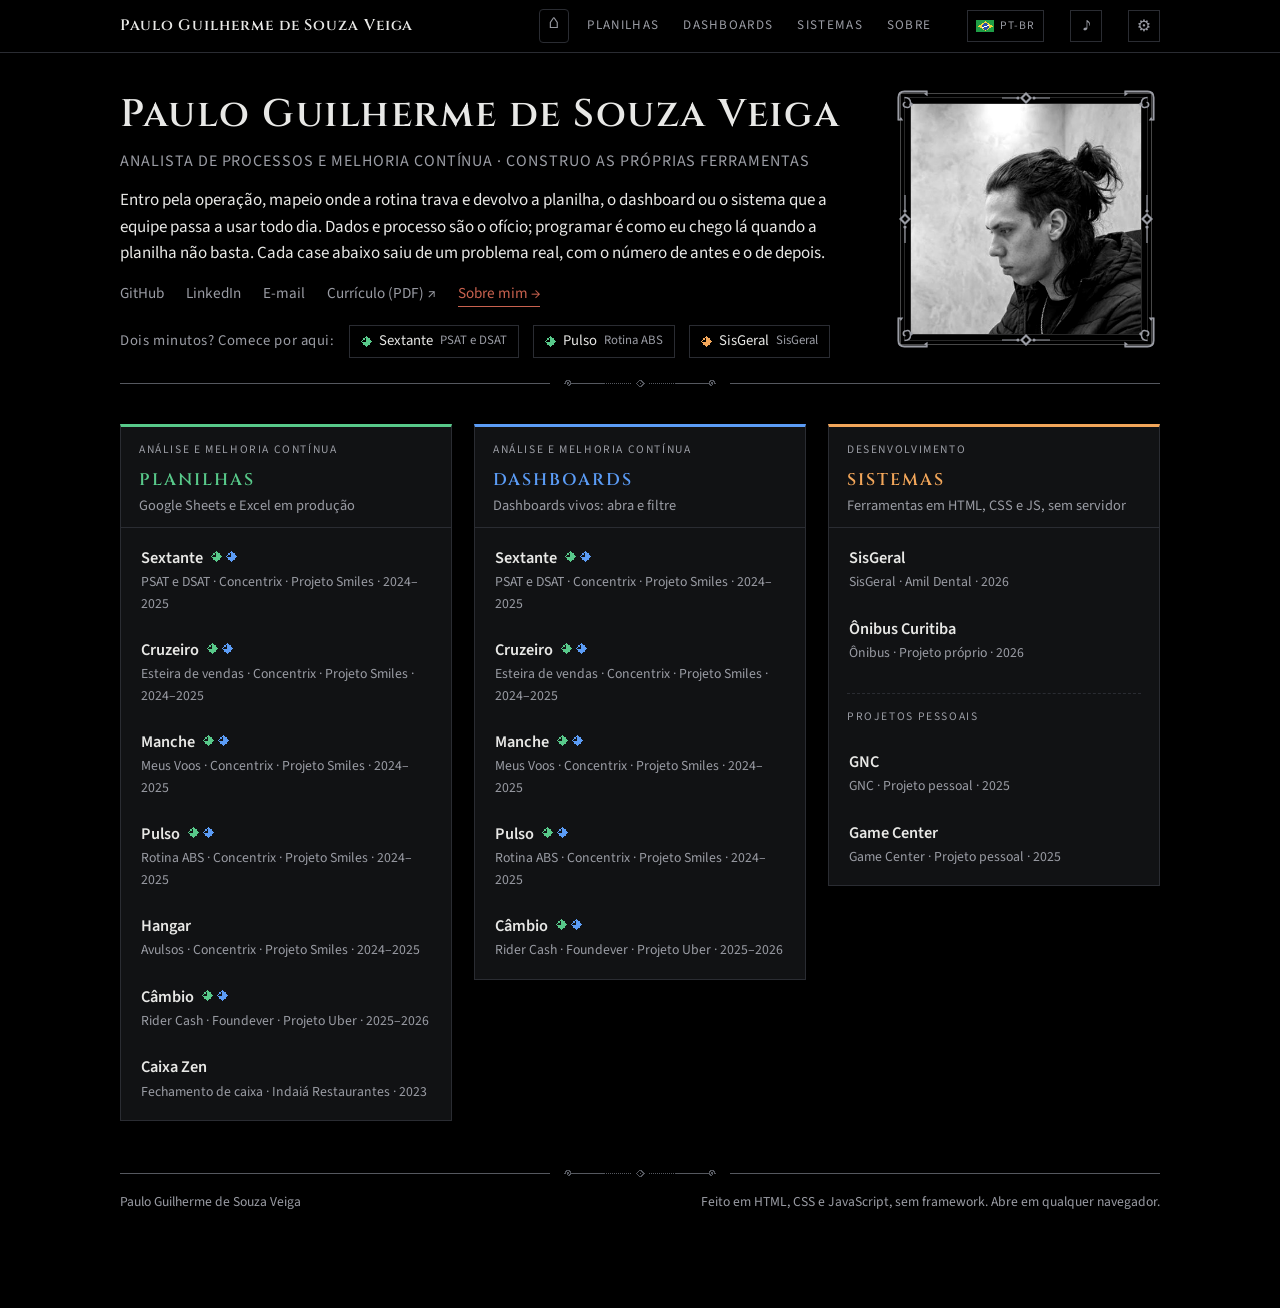
<file: index.html>
<!DOCTYPE html>
<html lang="pt-BR">
<head>
  <meta charset="UTF-8">
  <meta name="viewport" content="width=device-width, initial-scale=1.0">
  <title>Paulo Guilherme Veiga · Cases</title>
  <meta name="description" content="Portfólio de cases de dados e processos: planilhas, dashboards e sistemas em produção.">
  <link rel="icon" href="assets/favicon-cinza.svg" id="fav" type="image/svg+xml">
  <link rel="icon" href="assets/favicon.png" sizes="64x64">
  <meta property="og:type" content="website">
  <meta property="og:site_name" content="Paulo Guilherme de Souza Veiga · Cases">
  <meta property="og:title" content="Paulo Guilherme de Souza Veiga · Cases">
  <meta property="og:description" content="Planilhas, dashboards e sistemas em produção: cases de dados e processos em operações de atendimento.">
  <meta property="og:image" content="https://mmbrosium.github.io/assets/og.png">
  <meta property="og:image:width" content="1200">
  <meta property="og:image:height" content="630">
  <meta name="twitter:card" content="summary_large_image">
  <link rel="preconnect" href="https://fonts.googleapis.com">
  <link rel="stylesheet" href="https://fonts.googleapis.com/css2?family=Cinzel:wght@500;600&family=Source+Sans+3:ital,wght@0,400;0,600;1,400&display=swap">
  <link rel="stylesheet" href="style.css">
</head>
<body>
  <div class="orn l" aria-hidden="true"></div>
  <div class="orn r" aria-hidden="true"></div>

  <nav class="topbar" id="topbar" aria-label="Categorias">
    <div class="topbar-in">
      <a class="brand" href="#hero" id="brand">…</a>
      <div class="topnav" id="topnav"></div>
      <button type="button" class="lang" id="lang" title="English"><img src="assets/flag-br.png" alt=""><span>PT-BR</span></button>
      <button type="button" class="snd" id="snd" aria-pressed="false" title="Som de interface (desligado)">♪</button>
      <a class="snd nav-log" href="changelog.html" title="Changelog">⚙</a>
    </div>
  </nav>

  <main class="wrap">
    <header class="hero" id="hero">
      <h1 id="nome">…</h1>
      <p class="cargo" id="cargo"></p>
      <p class="desc" id="desc"></p>
      <nav class="links" id="links" aria-label="Contato"></nav>
      <p class="start" id="start" hidden></p>
    </header>

    <section class="cols" id="cols" aria-label="Cases por categoria"></section>

    <footer class="foot">
      <span id="foot-nome"></span>
      <span data-ui="foot">Feito em HTML, CSS e JavaScript, sem framework. Abre em qualquer navegador.</span>
    </footer>
  </main>

  <script src="assets/ornamentos.js"></script>
  <script src="assets/ornamentos2.js"></script>
  <script src="cases.js"></script>
  <script src="app.js"></script>
</body>
</html>
</file>
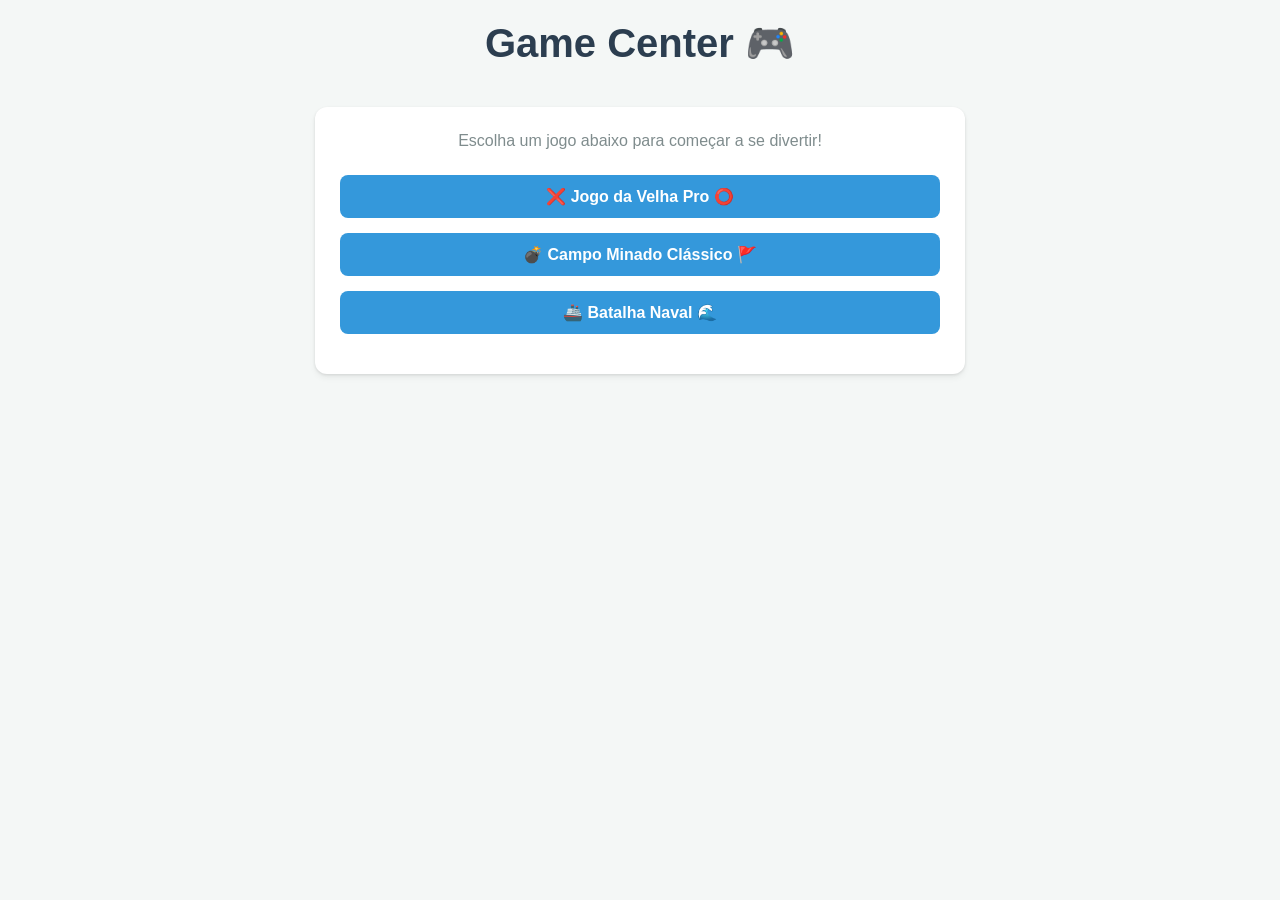
<file: demos/gamecenter/index.html>
<!DOCTYPE html>
<html lang="pt-BR">
<head>
    <meta charset="UTF-8">
    <meta name="viewport" content="width=device-width, initial-scale=1.0">
    <title>Portal de Jogos Retrô</title>
    <style>
        /* ==========================================================================
           [CONFIGURAÇÃO] VARIÁVEIS DE CORES (Modo Claro)
           ========================================================================== */
        :root {
            --bg-principal: #f4f7f6;
            --bg-card: #ffffff;
            --texto-escuro: #2c3e50;
            --texto-mutado: #7f8c8d;
            --cor-primaria: #3498db;
            --cor-primaria-hover: #2980b9;
            --cor-perigo: #e74c3c;
            --cor-perigo-hover: #c0392b;
            --borda: #e2e8f0;
        }

        /* ==========================================================================
           [ESTILOS] ELEMENTOS GERAIS DA PÁGINA
           ========================================================================== */
        * {
            margin: 0;
            padding: 0;
            box-sizing: border-box;
            font-family: 'Segoe UI', Tahoma, Geneva, Verdana, sans-serif;
        }

        body {
            background-color: var(--bg-principal);
            color: var(--texto-escuro);
            min-height: 100vh;
            display: flex;
            flex-direction: column;
            align-items: center;
            padding: 20px;
        }

        header {
            margin-bottom: 30px;
            text-align: center;
        }

        h1 {
            font-size: 2.5rem;
            margin-bottom: 10px;
        }

        .container {
            width: 100%;
            max-width: 650px;
            background-color: var(--bg-card);
            border-radius: 12px;
            padding: 25px;
            box-shadow: 0 4px 6px rgba(0,0,0,0.05), 0 1px 3px rgba(0,0,0,0.1);
        }

        .tela {
            display: none;
            width: 100%;
        }

        .tela.ativa {
            display: block;
        }

        /* ==========================================================================
           [COMPONENTES] BOTÕES E INTERRUPTORES DO PORTAL
           ========================================================================== */
        .btn {
            background-color: var(--cor-primaria);
            color: white;
            border: none;
            padding: 12px 24px;
            font-size: 1rem;
            font-weight: 600;
            border-radius: 8px;
            cursor: pointer;
            transition: background 0.2s, transform 0.1s;
            width: 100%;
            margin-bottom: 15px;
            text-align: center;
        }
        .btn:hover { background-color: var(--cor-primaria-hover); }
        .btn:active { transform: scale(0.98); }

        .btn-reiniciar-topo {
            background-color: var(--cor-perigo);
            color: white;
            border: none;
            padding: 8px 14px;
            font-size: 0.9rem;
            font-weight: 600;
            border-radius: 6px;
            cursor: pointer;
            transition: background 0.2s;
        }
        .btn-reiniciar-topo:hover { background-color: var(--cor-perigo-hover); }

        .btn-voltar-x {
            background: none;
            border: none;
            color: var(--cor-primaria);
            font-size: 1.8rem;
            cursor: pointer;
            font-weight: bold;
            padding: 0 5px;
            transition: color 0.2s;
            display: flex;
            align-items: center;
        }
        .btn-voltar-x:hover { color: var(--cor-primaria-hover); }

        /* ==========================================================================
           [LAYOUT] CABEÇALHOS INTERNOS DOS JOGOS
           ========================================================================== */
        .cabecalho-jogo {
            display: flex;
            align-items: center;
            justify-content: space-between;
            width: 100%;
            border-bottom: 2px solid var(--borda);
            padding-bottom: 12px;
            margin-bottom: 15px;
        }

        .titulo-jogo-inline {
            font-size: 1.5rem;
            font-weight: 700;
            color: var(--texto-escuro);
        }

        .menu-descricao {
            text-align: center;
            color: var(--texto-mutado);
            margin-bottom: 25px;
        }

        .status-jogo {
            font-size: 1.1rem;
            font-weight: 600;
            margin-bottom: 5px;
            text-align: center;
        }

        /* ==========================================================================
           [CSS DOS JOGOS] (Serão injetados nas próximas partes B e C)
           
        /* ==========================================================================
           [CSS: JOGO DA VELHA]
           ========================================================================== */
        .tabuleiro-velha {
            display: grid;
            grid-template-columns: repeat(3, 90px);
            grid-template-rows: repeat(3, 90px);
            gap: 6px;
            background-color: var(--borda);
            padding: 6px;
            border-radius: 8px;
            margin-top: 15px;
        }

        .quadrado-velha {
            background-color: var(--bg-card);
            border-radius: 4px;
            display: flex;
            align-items: center;
            justify-content: center;
            font-size: 2.2rem;
            font-weight: bold;
            cursor: pointer;
            user-select: none;
        }
        .quadrado-velha:hover { background-color: var(--bg-principal); }

        /* ==========================================================================
           [CSS: CAMPO MINADO] LAYOUT E BORDAS CLÁSSICAS
           ========================================================================== */
        .layout-minado {
            display: flex;
            gap: 20px;
            width: 100%;
            align-items: flex-start;
        }

        .coluna-esquerda-minado {
            flex: 1;
            display: flex;
            flex-direction: column;
            align-items: center;
        }

        .coluna-direita-leaderboard {
            width: 180px;
            background-color: var(--bg-principal);
            border-radius: 8px;
            padding: 12px;
            border: 1px solid var(--borda);
        }

        .leaderboard-titulo {
            font-size: 0.95rem;
            font-weight: bold;
            text-align: center;
            margin-bottom: 10px;
            border-bottom: 1px solid #cbd5e1;
            padding-bottom: 5px;
            color: var(--texto-escuro);
        }

        .leaderboard-item {
            font-size: 0.85rem;
            margin-bottom: 8px;
            font-weight: bold;
        }

        /* Fontes nítidas com borda preta simulada */
        .fonte-qjg {
            color: #2ecc71;
            text-shadow: -1px -1px 0 #000, 1px -1px 0 #000, -1px 1px 0 #000, 1px 1px 0 #000;
        }

        .fonte-qjj {
            color: #e74c3c;
            text-shadow: -1px -1px 0 #000, 1px -1px 0 #000, -1px 1px 0 #000, 1px 1px 0 #000;
        }

        .tabuleiro-minado {
            display: grid;
            gap: 2px;
            background-color: var(--borda);
            padding: 4px;
            border-radius: 6px;
            margin: 15px 0;
            user-select: none;
        }

        .quadrado-minado {
            background-color: #bdc3c7;
            border-top: 2px solid #eee;
            border-left: 2px solid #eee;
            border-right: 2px solid #95a5a6;
            border-bottom: 2px solid #95a5a6;
            display: flex;
            align-items: center;
            justify-content: center;
            font-weight: bold;
            font-size: 1.1rem;
            cursor: pointer;
            width: 35px;
            height: 35px;
        }
        .quadrado-minado.revelado { background-color: #e2e8f0; border: 1px solid #cbd5e1; }
        .quadrado-minado.bomba { background-color: #e74c3c; border: 1px solid #c0392b; }
        
        .n-1 { color: #2980b9; }
        .n-2 { color: #27ae60; }
        .n-3 { color: #e74c3c; }
        .n-4 { color: #8e44ad; }
        .n-mais { color: #7f8c8d; }

                /* ==========================================================================
           [CSS: BATALHA NAVAL PRO] GRADES ADAPTÁVEIS E FROTA DRAG&DROP
           ========================================================================== */
        .tabuleiro-naval {
            display: grid;
            gap: 2px;
            background-color: var(--borda);
            padding: 4px;
            border-radius: 6px;
            user-select: none;
        }

        .quadrado-naval {
            background-color: #e2e8f0;
            border: 1px solid #cbd5e1;
            display: flex;
            align-items: center;
            justify-content: center;
            font-size: 1.1rem;
            cursor: pointer;
            width: 35px;
            height: 35px;
            transition: background 0.2s;
        }
        .quadrado-naval:hover { background-color: #cbd5e1; }

        /* Estados de tiros e posicionamento clássico */
        .naval-agua { background-color: #74b9ff !important; color: white; }
        .naval-fogo { background-color: #ff7675 !important; color: white; }
        .naval-seu-navio { background-color: #7f8c8d !important; color: white; }
        
        /* Container da Doca de Navios (Espaço para arrastar e girar) */
        .doca-container {
            width: 100%;
            background-color: var(--bg-principal);
            border: 1px dashed var(--texto-mutado);
            border-radius: 8px;
            padding: 15px;
            margin-top: 15px;
            display: flex;
            flex-direction: column;
            align-items: center;
            gap: 10px;
        }

        .doca-titulo {
            font-size: 0.9rem;
            font-weight: bold;
            color: var(--texto-mutado);
            text-transform: uppercase;
        }

        .lista-navios-doca {
            display: flex;
            gap: 15px;
            flex-wrap: wrap;
            justify-content: center;
            align-items: center;
            min-height: 50px;
        }

        /* O Bloco do Navio Arrastável */
        .navio-drag {
            background-color: #636e72;
            border: 2px solid #2d3436;
            border-radius: 4px;
            cursor: grab;
            display: flex;
            box-shadow: 0 2px 4px rgba(0,0,0,0.15);
        }
        .navio-drag:active { cursor: grabbing; }

        /* Segmentos internos do navio para simular os blocos */
        .segmento-navio {
            width: 31px;
            height: 31px;
            border-right: 1px dashed #b2bec3;
            display: flex;
            align-items: center;
            justify-content: center;
            color: #dfe6e9;
            font-size: 0.8rem;
        }
        .segmento-navio:last-child { border-right: none; }

        /* Classe aplicada via JS quando o navio for rotacionado para Vertical */
        .navio-vertical {
            flex-direction: column;
        }
        .navio-vertical .segmento-navio {
            border-right: none;
            border-bottom: 1px dashed #b2bec3;
        }
        .navio-vertical .segmento-navio:last-child { border-bottom: none; }

    </style>
</head>
<body>

    <header>
        <h1>Game Center 🎮</h1>
    </header>

    <div class="container">
        <!-- ==================================================================
             [TELA: HOME] MENU PRINCIPAL DE SELEÇÃO
             ================================================================== -->
        <div id="tela-home" class="tela ativa">
            <p class="menu-descricao">Escolha um jogo abaixo para começar a se divertir!</p>
            <button class="btn" onclick="mudarAba('tela-velha')">❌ Jogo da Velha Pro ⭕</button>
            <button class="btn" onclick="mudarAba('tela-minado')">💣 Campo Minado Clássico 🚩</button>
            <button class="btn" onclick="mudarAba('tela-naval')">🚢 Batalha Naval 🌊</button>
        </div>

        <!-- AS PRÓXIMAS TELAS DO PORTAL SERÃO COLOCADAS LOGO ABAIXO DAQUI -->

        <!-- ==================================================================
             [TELA: JOGO DA VELHA PRO]
             ================================================================== -->
        <div id="tela-velha" class="tela">
            <div class="cabecalho-jogo">
                <button class="btn-voltar-x" onclick="mudarAba('tela-home')">←</button>
                <div class="titulo-jogo-inline">Jogo da Velha Pro</div>
                <button class="btn-reiniciar-topo" onclick="reiniciarVelha()">Reiniciar Jogo</button>
            </div>

            <div style="display: flex; gap: 10px; margin-bottom: 15px; width: 100%; justify-content: center; max-width: 300px; margin-left: auto; margin-right: auto;">
                <select id="modo-velha" class="btn" style="margin-bottom:0; padding: 6px 12px; font-size: 0.9rem;" onchange="reiniciarVelha()">
                    <option value="amigo">Contra Amigo</option>
                    <option value="ia">Contra Máquina</option>
                </select>
                <select id="simbolo-jogador" class="btn" style="margin-bottom:0; padding: 6px 12px; font-size: 0.9rem;" onchange="reiniciarVelha()">
                    <option value="X">Jogar de X</option>
                    <option value="O">Jogar de O</option>
                </select>
            </div>

            <div style="display: flex; justify-content: space-around; width: 100%; margin-bottom: 15px; font-weight: bold; background-color: var(--bg-principal); padding: 8px; border-radius: 8px; font-size: 0.9rem;">
                <div>❌ J1: <span id="placar-j1">0</span></div>
                <div>🤝 Empates: <span id="placar-empates">0</span></div>
                <div>⭕ J2/Robô: <span id="placar-j2">0</span></div>
            </div>

            <div id="status-velha" class="status-jogo">Vez do jogador: X</div>
            
            <div style="display: flex; justify-content: center; width: 100%;">
                <div class="tabuleiro-velha" id="tabuleiro-velha">
                    <div class="quadrado-velha" onclick="jogadaVelha(this, 0)"></div>
                    <div class="quadrado-velha" onclick="jogadaVelha(this, 1)"></div>
                    <div class="quadrado-velha" onclick="jogadaVelha(this, 2)"></div>
                    <div class="quadrado-velha" onclick="jogadaVelha(this, 3)"></div>
                    <div class="quadrado-velha" onclick="jogadaVelha(this, 4)"></div>
                    <div class="quadrado-velha" onclick="jogadaVelha(this, 5)"></div>
                    <div class="quadrado-velha" onclick="jogadaVelha(this, 6)"></div>
                    <div class="quadrado-velha" onclick="jogadaVelha(this, 7)"></div>
                    <div class="quadrado-velha" onclick="jogadaVelha(this, 8)"></div>
                </div>
            </div>
        </div>

        <!-- ==================================================================
             [TELA: CAMPO MINADO CLÁSSICO]
             ================================================================== -->
        <div id="tela-minado" class="tela">
            <div class="cabecalho-jogo">
                <button class="btn-voltar-x" onclick="voltarParaMenuMinado()">←</button>
                <div class="titulo-jogo-inline">Campo Minado</div>
                <button class="btn-reiniciar-topo" onclick="reiniciarMinado()">Reiniciar Jogo</button>
            </div>

            <div style="display: flex; gap: 8px; margin-bottom: 15px; justify-content: center; max-width: 400px; margin-left: auto; margin-right: auto;">
                <button class="btn" style="margin-bottom:0; padding: 6px 12px; font-size: 0.9rem;" onclick="mudarDificuldade('facil')">Fácil</button>
                <button class="btn" style="margin-bottom:0; padding: 6px 12px; font-size: 0.9rem;" onclick="mudarDificuldade('medio')">Médio</button>
                <button class="btn" style="margin-bottom:0; padding: 6px 12px; font-size: 0.9rem;" onclick="mudarDificuldade('dificil')">Difícil</button>
            </div>

            <div class="layout-minado">
                <div class="coluna-esquerda-minado">
                    <div style="display: flex; justify-content: space-between; width: 100%; margin-bottom: 8px; font-weight: bold; font-size: 0.95rem;">
                        <div id="status-minado">Clique para começar!</div>
                        <div id="timer-minado">⏱️ 0s</div>
                    </div>
                    <div class="tabuleiro-minado" id="tabuleiro-minado"></div>
                </div>
                
                <div class="coluna-direita-leaderboard">
                    <div class="leaderboard-titulo">🏅 Leaderboard</div>
                    <div class="leaderboard-item">Fácil: <span class="fonte-qjg" id="w-facil">0</span>/<span class="fonte-qjj" id="g-facil">0</span></div>
                    <div class="leaderboard-item">Médio: <span class="fonte-qjg" id="w-medio">0</span>/<span class="fonte-qjj" id="g-medio">0</span></div>
                    <div class="leaderboard-item">Difícil: <span class="fonte-qjg" id="w-dificil">0</span>/<span class="fonte-qjj" id="g-dificil">0</span></div>
                </div>
            </div>
        </div>

                <!-- ==================================================================
             [TELA: BATALHA NAVAL PERSONALIZADO]
             ================================================================== -->
        <div id="tela-naval" class="tela">
            <div class="cabecalho-jogo">
                <button class="btn-voltar-x" onclick="voltarParaMenuNaval()">←</button>
                <div class="titulo-jogo-inline">Batalha Naval Pro</div>
                <button class="btn-reiniciar-topo" onclick="reiniciarNaval()">Reiniciar</button>
            </div>

            <!-- Seletores de Configuração de Escala e Modo -->
            <div style="display: flex; gap: 8px; margin-bottom: 12px; justify-content: center; width: 100%;">
                <select id="modo-naval" class="btn" style="margin-bottom:0; padding: 6px 12px; font-size: 0.85rem; width: auto;" onchange="reiniciarNaval()">
                    <option value="computador">Vs Computador</option>
                    <option value="player">Vs Player (Local)</option>
                </select>
                <select id="escala-naval" class="btn" style="margin-bottom:0; padding: 6px 12px; font-size: 0.85rem; width: auto;" onchange="mudarEscalaNaval(this.value)">
                    <option value="5">Fácil (5x5)</option>
                    <option value="7">Médio (7x7)</option>
                    <option value="9">Difícil (9x9)</option>
                </select>
            </div>

            <div id="status-naval" class="status-jogo">Posicione seus navios arrastando para o seu tabuleiro!</div>
            
            <!-- Contagem Dinâmica de Impactos/Navios -->
            <div style="display: flex; justify-content: space-around; width: 100%; margin-bottom: 15px; font-weight: bold; background-color: var(--bg-principal); padding: 8px; border-radius: 8px; font-size: 0.9rem;">
                <div>🚢 Frotas Inimigas: <span id="navios-inimigos-vivos">0</span></div>
                <div>⚓ Suas Frotas: <span id="seus-navios-vivos">0</span></div>
            </div>

            <!-- Grades de Combate -->
            <div style="display: flex; gap: 15px; flex-wrap: wrap; justify-content: center; width: 100%;">
                <div id="container-tabuleiro-inimigo" style="display: none;">
                    <h5 style="text-align: center; margin-bottom: 4px; color: var(--texto-mutado);" id="titulo-ataque">Ataque (Inimigo)</h5>
                    <div class="tabuleiro-naval" id="naval-inimigo"></div>
                </div>
                <div>
                    <h5 style="text-align: center; margin-bottom: 4px; color: var(--texto-mutado);" id="titulo-defesa">Seu Tabuleiro (Defesa)</h5>
                    <div class="tabuleiro-naval" id="naval-jogador"></div>
                </div>
            </div>

            <!-- Doca de Posicionamento (Drag and Drop + Clique para Girar) -->
            <div id="doca-posicionamento" class="doca-container">
                <div class="doca-titulo">⚓ Sua Doca (Clique para Girar / Arraste para o Tabuleiro)</div>
                <div id="lista-navios-doca" class="lista-navios-doca"></div>
            </div>
        </div>





    </div>

    <!-- ==========================================================================
         [SISTEMA CENTRAl] SISTEMA DE ABAS E EVENTOS
         ========================================================================== -->
    <script>
        function mudarAba(idDaAba) {
            document.querySelectorAll('.tela').forEach(tela => {
                tela.classList.remove('ativa');
            });
            document.getElementById(idDaAba).classList.add('ativa');

            // Gatilhos de reinicialização automática ao transitar pelas abas
            if (idDaAba === 'tela-velha' && typeof reiniciarVelha === 'function') reiniciarVelha();
            if (idDaAba === 'tela-minado' && typeof reiniciarMinado === 'function') reiniciarMinado();
            if (idDaAba === 'tela-naval' && typeof reiniciarNaval === 'function') reiniciarNaval();
        }
    </script>

    <!-- AS PRÓXIMAS PARTES DA LÓGICA (PARTE 2) SERÃO INJETADAS DIRETAMENTE ABAIXO DAQUI -->

    <!-- ==========================================================================
         [LÓGICA: JOGO DA VELHA PRO] (PARTE 2A)
         ========================================================================== -->
    <script>
        let turnoVelha = 'X';
        let estadoVelha = ["", "", "", "", "", "", "", "", ""];
        let jogoAtivoVelha = true;
        let vitoriasJ1 = 0;
        let vitoriasJ2 = 0;
        let empatesVelha = 0;

        const condicoesVitoria = [
            "0,1,2", "3,4,5", "6,7,8",
            "0,3,6", "1,4,7", "2,5,8",
            "0,4,8", "2,4,6"
        ];

        function reiniciarVelha() {
            const simboloEscolhido = document.getElementById('simbolo-jogador').value;
            turnoVelha = simboloEscolhido;
            estadoVelha = ["", "", "", "", "", "", "", "", ""];
            jogoAtivoVelha = true;
            
            document.getElementById('status-velha').innerText = `Vez do jogador: ${turnoVelha}`;
            document.querySelectorAll('.quadrado-velha').forEach(q => q.innerText = "");

            const modo = document.getElementById('modo-velha').value;
            if (modo === 'ia' && turnoVelha === 'O') {
                document.getElementById('status-velha').innerText = "Máquina pensando...";
                setTimeout(jogadaIA, 500);
            }
        }

        function jogadaVelha(elemento, indice) {
            if (estadoVelha[indice] !== "" || !jogoAtivoVelha) return;
            
            const modo = document.getElementById('modo-velha').value;
            const simboloHumano = document.getElementById('simbolo-jogador').value;
            if (modo === 'ia' && turnoVelha !== simboloHumano) return;

            executarMovimento(indice, elemento);
        }

        function executarMovimento(indice, elemento) {
            estadoVelha[indice] = turnoVelha;
            elemento.innerText = turnoVelha;

            if (verificarResultadoVelha()) return;

            turnoVelha = turnoVelha === 'X' ? 'O' : 'X';
            document.getElementById('status-velha').innerText = `Vez do jogador: ${turnoVelha}`;

            const modo = document.getElementById('modo-velha').value;
            const simboloHumano = document.getElementById('simbolo-jogador').value;
            if (modo === 'ia' && turnoVelha !== simboloHumano && jogoAtivoVelha) {
                document.getElementById('status-velha').innerText = "Máquina pensando...";
                setTimeout(jogadaIA, 500);
            }
        }

        function verificarResultadoVelha() {
            let venceu = false;
            for (let i = 0; i < condicoesVitoria.length; i++) {
                const condicao = condicoesVitoria[i].split(",").map(Number);
                let a = estadoVelha[condicao[0]];
                let b = estadoVelha[condicao[1]];
                let c = estadoVelha[condicao[2]];

                if (a === "" || b === "" || c === "") continue;
                if (a === b && b === c) {
                    venceu = true;
                    break;
                }
            }

            const simboloHumano = document.getElementById('simbolo-jogador').value;

            if (venceu) {
                document.getElementById('status-velha').innerText = `🎉 Jogador ${turnoVelha} Venceu!`;
                jogoAtivoVelha = false;
                if (turnoVelha === simboloHumano) {
                    vitoriasJ1++;
                    document.getElementById('placar-j1').innerText = vitoriasJ1;
                } else {
                    vitoriasJ2++;
                    document.getElementById('placar-j2').innerText = vitoriasJ2;
                }
                return true;
            }

            if (!estadoVelha.includes("")) {
                document.getElementById('status-velha').innerText = `🤝 Velha! Deu empate.`;
                jogoAtivoVelha = false;
                empatesVelha++;
                document.getElementById('placar-empates').innerText = empatesVelha;
                return true;
            }
            return false;
        }

        function jogadaIA() {
            if (!jogoAtivoVelha) return;
            const simboloHumano = document.getElementById('simbolo-jogador').value;
            const simboloIA = simboloHumano === 'X' ? 'O' : 'X';

            let movimentoIA = encontrarMelhorMovimento(simboloIA);
            if (movimentoIA === null) movimentoIA = encontrarMelhorMovimento(simboloHumano);

            if (movimentoIA === null) {
                let casasLivres = [];
                for (let i = 0; i < estadoVelha.length; i++) {
                    if (estadoVelha[i] === "") casasLivres.push(i);
                }
                if (casasLivres.length > 0) {
                    movimentoIA = casasLivres[Math.floor(Math.random() * casasLivres.length)];
                }
            }

            if (movimentoIA !== null) {
                const elementos = document.querySelectorAll('.quadrado-velha');
                executarMovimento(movimentoIA, elementos[movimentoIA]);
            }
        }

        function encontrarMelhorMovimento(simbolo) {
            for (let i = 0; i < condicoesVitoria.length; i++) {
                const condicao = condicoesVitoria[i].split(",").map(Number);
                let a = estadoVelha[condicao[0]];
                let b = estadoVelha[condicao[1]];
                let c = estadoVelha[condicao[2]];

                let contagem = 0;
                let vazio = null;

                if (a === simbolo) contagem++; else if (a === "") vazio = condicao[0];
                if (b === simbolo) contagem++; else if (b === "") vazio = condicao[1];
                if (c === simbolo) contagem++; else if (c === "") vazio = condicao[2];

                if (contagem === 2 && vazio !== null) return vazio;
            }
            return null;
        }
    </script>

    <!-- ==========================================================================
         [LÓGICA: CAMPO MINADO CLÁSSICO] (PARTE 2B)
         ========================================================================== -->
    <script>
        let dificuldadeAtual = 'facil';
        let tamanhoGrade = 5;
        let qtdBombas = 4;
        let matrizJogo = [];
        let minasPosicoes = [];
        let jogoAtivoMinado = false;
        let primeiroClique = true;
        let tempoDecorrido = 0;
        let intervaloTimer = null;

        // Histórico do Leaderboard (QJG / QJJ)
        let recordesMinado = {
            facil: { qjg: 0, qjj: 0 },
            medio: { qjg: 0, qjj: 0 },
            dificil: { qjg: 0, qjj: 0 }
        };

        function iniciarTimer() {
            if (intervaloTimer) clearInterval(intervaloTimer);
            tempoDecorrido = 0;
            document.getElementById('timer-minado').innerText = `⏱️ ${tempoDecorrido}s`;
            
            intervaloTimer = setInterval(() => {
                if (jogoAtivoMinado) {
                    tempoDecorrido++;
                    document.getElementById('timer-minado').innerText = `⏱️ ${tempoDecorrido}s`;
                }
            }, 1000);
        }

        function pararTimer() { 
            clearInterval(intervaloTimer); 
        }

        function mudarDificuldade(nivel) {
            // Se o usuário mudar de nível no meio de um jogo ativo, conta como derrota/jogada
            if (jogoAtivoMinado && !primeiroClique) {
                recordesMinado[dificuldadeAtual].qjj++;
                atualizarDOMLeaderboard();
            }
            dificuldadeAtual = nivel;
            if (nivel === 'facil') { tamanhoGrade = 5; qtdBombas = 4; }
            else if (nivel === 'medio') { tamanhoGrade = 7; qtdBombas = 9; }
            else if (nivel === 'dificil') { tamanhoGrade = 9; qtdBombas = 15; }
            reiniciarMinado();
        }

        function voltarParaMenuMinado() {
            if (jogoAtivoMinado && !primeiroClique) {
                recordesMinado[dificuldadeAtual].qjj++;
                atualizarDOMLeaderboard();
            }
            pararTimer();
            mudarAba('tela-home');
        }

        function atualizarDOMLeaderboard() {
            ['facil', 'medio', 'dificil'].forEach(n => {
                document.getElementById(`w-${n}`).innerText = recordesMinado[n].qjg;
                document.getElementById(`g-${n}`).innerText = recordesMinado[n].qjj;
            });
        }

        function reiniciarMinado() {
            jogoAtivoMinado = true;
            primeiroClique = true;
            pararTimer();
            tempoDecorrido = 0;
            document.getElementById('timer-minado').innerText = "⏱️ 0s";
            document.getElementById('status-minado').innerText = "Dê o primeiro clique!";
            
            const tabuleiro = document.getElementById('tabuleiro-minado');
            tabuleiro.innerHTML = '';
            
            // Reajusta dinamicamente o grid CSS
            tabuleiro.style.gridTemplateColumns = `repeat(${tamanhoGrade}, 35px)`;
            tabuleiro.style.gridTemplateRows = `repeat(${tamanhoGrade}, 35px)`;

            matrizJogo = [];
            minasPosicoes = [];

            for (let i = 0; i < tamanhoGrade * tamanhoGrade; i++) {
                const bloco = document.createElement('div');
                bloco.classList.add('quadrado-minado');
                bloco.dataset.index = i;
                bloco.addEventListener('click', () => tratarCliqueMinado(bloco, i));
                tabuleiro.appendChild(bloco);
                
                matrizJogo.push({
                    revelado: false,
                    bomba: false,
                    bombasAoRedor: 0,
                    elementoHTML: bloco
                });
            }
        }

        function tratarCliqueMinado(bloco, indice) {
            if (!jogoAtivoMinado || matrizJogo[indice].revelado) return;

            if (primeiroClique) {
                primeiroClique = false;
                // Incrementa a quantidade de jogos jogados ao fazer a primeira ação real
                recordesMinado[dificuldadeAtual].qjj++;
                atualizarDOMLeaderboard();
                
                gerarMinasERegras(indice);
                iniciarTimer();
                document.getElementById('status-minado').innerText = "Cuidado com as bombas!";
            }

            revelarBloco(indice);
        }

        function gerarMinasERegras(indiceEvitar) {
            const totalCelulas = tamanhoGrade * tamanhoGrade;
            
            while (minasPosicoes.length < qtdBombas) {
                let posicao = Math.floor(Math.random() * totalCelulas);
                if (posicao !== indiceEvitar && !minasPosicoes.includes(posicao)) {
                    minasPosicoes.push(posicao);
                    matrizJogo[posicao].bomba = true;
                }
            }

            for (let i = 0; i < totalCelulas; i++) {
                if (matrizJogo[i].bomba) continue;
                
                let vizinhos = obterVizinhos(i);
                let contagem = 0;
                
                vizinhos.forEach(vIdx => {
                    if (matrizJogo[vIdx].bomba) contagem++;
                });
                
                matrizJogo[i].bombasAoRedor = contagem;
            }
        }

        function obterVizinhos(indice) {
            let vizinhos = [];
            let linha = Math.floor(indice / tamanhoGrade);
            let coluna = indice % tamanhoGrade;

            for (let dLinha = -1; dLinha <= 1; dLinha++) {
                for (let dColuna = -1; dColuna <= 1; dColuna++) {
                    let nLinha = linha + dLinha;
                    let nColuna = coluna + dColuna;

                    if (nLinha >= 0 && nLinha < tamanhoGrade && nColuna >= 0 && nColuna < tamanhoGrade) {
                        let vIdx = nLinha * tamanhoGrade + nColuna;
                        if (vIdx !== indice) vizinhos.push(vIdx);
                    }
                }
            }
            return vizinhos;
        }

        function revelarBloco(indice) {
            let blocoData = matrizJogo[indice];
            if (blocoData.revelado) return;

            blocoData.revelado = true;
            blocoData.elementoHTML.classList.add('revelado');

            if (blocoData.bomba) {
                blocoData.elementoHTML.classList.add('bomba');
                blocoData.elementoHTML.innerText = '💣';
                document.getElementById('status-minado').innerText = "💥 Você perdeu!";
                jogoAtivoMinado = false;
                pararTimer();
                revelarTodasAsMinas();
                return;
            }

            if (blocoData.bombasAoRedor > 0) {
                blocoData.elementoHTML.innerText = blocoData.bombasAoRedor;
                if (blocoData.bombasAoRedor === 1) blocoData.elementoHTML.classList.add('n-1');
                else if (blocoData.bombasAoRedor === 2) blocoData.elementoHTML.classList.add('n-2');
                else if (blocoData.bombasAoRedor === 3) blocoData.elementoHTML.classList.add('n-3');
                else if (blocoData.bombasAoRedor === 4) blocoData.elementoHTML.classList.add('n-4');
                else blocoData.elementoHTML.classList.add('n-mais');
            } else {
                let vizinhos = obterVizinhos(indice);
                vizinhos.forEach(vIdx => revelarBloco(vIdx));
            }

            verificarVitoriaMinado();
        }

        function revelarTodasAsMinas() {
            matrizJogo.forEach(blocoData => {
                if (blocoData.bomba) {
                    blocoData.elementoHTML.classList.add('bomba');
                    blocoData.elementoHTML.innerText = '💣';
                }
            });
        }

        function verificarVitoriaMinado() {
            const totalRevelados = matrizJogo.filter(b => b.revelado && !b.bomba).length;
            const objetivosSeguros = (tamanhoGrade * tamanhoGrade) - qtdBombas;

            if (totalRevelados === objetivosSeguros) {
                document.getElementById('status-minado').innerText = "🏆 Você venceu!";
                jogoAtivoMinado = false;
                pararTimer();
                
                // Incrementa a quantidade de jogos ganhos
                recordesMinado[dificuldadeAtual].qjg++;
                atualizarDOMLeaderboard();
            }
        }
    </script>

        <!-- ==========================================================================
         [LÓGICA: BATALHA NAVAL PRO] (PARTE 2C - FASE 1: CONFIGURAÇÕES E DOCA)
         ========================================================================== -->
    <script>
        let tamanhoNaval = 5;
        let modoNaval = 'computador';
        let jogoAtivoNaval = false;
        let fasePosicionamento = true;

        // Estado lógico dos tabuleiros: contêm objetos { idNavio: null, atingido: false, navio: false }
        let matrizJogadorNaval = [];
        let matrizInimigoNaval = [];

        // Controle dos navios e frotas ativas
        let frotaJogador = [];
        let frotaInimigo = [];
        let idNavioSendoArrastado = null;

        // Configuração oficial de tamanhos e frotas por nível
        const configuracaoEscalas = {
            5: { totalNavios: 3, frotas: [1, 1, 1] },
            7: { totalNavios: 5, frotas: [4, 2, 2, 1, 1] },
            9: { totalNavios: 7, frotas: [5, 2, 2, 2, 1, 1, 1] }
        };

        function mudarEscalaNaval(novaEscala) {
            tamanhoNaval = parseInt(novaEscala);
            reiniciarNaval();
        }

        function voltarParaMenuNaval() {
            jogoAtivoNaval = false;
            mudarAba('tela-home');
        }

        function reiniciarNaval() {
            modoNaval = document.getElementById('modo-velha') ? document.getElementById('modo-naval').value : 'computador';
            jogoAtivoNaval = false;
            fasePosicionamento = true;
            idNavioSendoArrastado = null;
            
            document.getElementById('status-naval').innerText = "Arraste os navios para o seu tabuleiro! Clique neles para girar.";
            document.getElementById('container-tabuleiro-inimigo').style.display = 'none';
            document.getElementById('doca-posicionamento').style.display = 'flex';
            
            const config = configuracaoEscalas[tamanhoNaval];
            document.getElementById('navios-inimigos-vivos').innerText = config.totalNavios;
            document.getElementById('seus-navios-vivos').innerText = config.totalNavios;

            // Limpa as frotas na memória
            frotaJogador = [];
            frotaInimigo = [];

            // Inicializa as matrizes de controle com células vazias
            matrizJogadorNaval = Array(tamanhoNaval * tamanhoNaval).fill(null).map(() => ({ navioId: null, atingido: false, navio: false }));
            matrizInimigoNaval = Array(tamanhoNaval * tamanhoNaval).fill(null).map(() => ({ navioId: null, atingido: false, navio: false }));

            configurarGridsVisuais();
            gerarFrotaNaDoca(config.frotas);
        }

        function configurarGridsVisuais() {
            const divInimigo = document.getElementById('naval-inimigo');
            const divJogador = document.getElementById('naval-jogador');
            
            divInimigo.innerHTML = '';
            divJogador.innerHTML = '';

            // Ajusta dinamicamente as colunas e tamanhos dos grids baseados na escala (5x5, 7x7 ou 9x9)
            [divInimigo, divJogador].forEach(grid => {
                grid.style.gridTemplateColumns = `repeat(${tamanhoNaval}, 35px)`;
                grid.style.gridTemplateRows = `repeat(${tamanhoNaval}, 35px)`;
            });

            // Constrói o tabuleiro do jogador (Defesa) com os eventos de Drag & Drop mapeados
            for (let i = 0; i < tamanhoNaval * tamanhoNaval; i++) {
                const quadrado = document.createElement('div');
                quadrado.classList.add('quadrado-naval');
                quadrado.dataset.index = i;
                
                // Mapeia os eventos nativos de arrastar e soltar do HTML5
                quadrado.addEventListener('dragover', (e) => e.preventDefault());
                quadrado.addEventListener('drop', (e) => soltarNavioNoTabuleiro(e, i));
                
                divJogador.appendChild(quadrado);
            }

            // Constrói o tabuleiro do Inimigo (Ataque)
            for (let i = 0; i < tamanhoNaval * tamanhoNaval; i++) {
                const quadrado = document.createElement('div');
                quadrado.classList.add('quadrado-naval');
                quadrado.dataset.index = i;
                quadrado.addEventListener('click', () => tratarDisparoJogador(quadrado, i));
                divInimigo.appendChild(quadrado);
            }
        }

        function gerarFrotaNaDoca(listaTamanhos) {
            const listaDoca = document.getElementById('lista-navios-doca');
            listaDoca.innerHTML = '';

            listaTamanhos.forEach((tamanho, indice) => {
                // Instancia o objeto do navio do jogador
                const objetoNavio = {
                    id: indice,
                    tamanho: tamanho,
                    orientacao: 'horizontal', // 'horizontal' ou 'vertical'
                    posicionado: false,
                    celulas: [], // Guarda os índices ocupados no tabuleiro
                    vida: tamanho
                };
                frotaJogador.push(objetoNavio);

                // Cria o elemento visual do navio
                const navioDiv = document.createElement('div');
                navioDiv.classList.add('navio-drag');
                navioDiv.setAttribute('draggable', 'true');
                navioDiv.dataset.id = indice;

                // Monta os segmentos internos (quadradinhos) do navio
                for (let s = 0; s < tamanho; s++) {
                    const segmento = document.createElement('div');
                    segmento.classList.add('segmento-navio');
                    segmento.innerText = tamanho > 1 ? '•' : '⚓';
                    navioDiv.appendChild(segmento);
                }

                // Evento para alternar entre horizontal/vertical ao clicar na doca
                navioDiv.addEventListener('click', () => {
                    if (objetoNavio.orientacao === 'horizontal') {
                        objetoNavio.orientacao = 'vertical';
                        navioDiv.classList.add('navio-vertical');
                    } else {
                        objetoNavio.orientacao = 'horizontal';
                        navioDiv.classList.remove('navio-vertical');
                    }
                });

                // Mapeia o início do arrasto
                navioDiv.addEventListener('dragstart', () => {
                    idNavioSendoArrastado = objetoNavio.id;
                });

                listaDoca.appendChild(navioDiv);
            });
        }
    </script>

    <!-- ==========================================================================
         [LÓGICA: BATALHA NAVAL PRO] (PARTE 2C - FASE 2: DROP, COLISÃO E MÁQUINA)
         ========================================================================== -->
    <script>
        function soltarNavioNoTabuleiro(evento, indiceFoco) {
            evento.preventDefault();
            if (idNavioSendoArrastado === null) return;

            const navio = frotaJogador[idNavioSendoArrastado];
            const indicesOcupados = calcularIndicesOcupados(indiceFoco, navio.tamanho, navio.orientacao);

            // Se for inválido (bateu nas bordas ou colidiu com outro navio), cancela o movimento
            if (indicesOcupados === null || detectarColisao(indicesOcupados, matrizJogadorNaval)) {
                document.getElementById('status-naval').innerText = "❌ Posição inválida! O navio não cabe aí.";
                return;
            }

            // Aloca o navio na memória e pinta as células do tabuleiro de cinza
            indicesOcupados.forEach(idx => {
                matrizJogadorNaval[idx].navio = true;
                matrizJogadorNaval[idx].navioId = navio.id;
                
                const quadradoHTML = document.getElementById('naval-jogador').children[idx];
                quadradoHTML.classList.add('naval-seu-navio');
                quadradoHTML.innerText = '⚓';
            });

            navio.posicionado = true;
            navio.celulas = indicesOcupados;

            // Remove o navio fisicamente da Doca para que não seja duplicado
            const navioElemento = document.querySelector(`.navio-drag[data-id="${navio.id}"]`);
            if (navioElemento) navioElemento.remove();

            verificarFasePosicionamentoConcluida();
        }

        function calcularIndicesOcupados(foco, tamanho, orientacao) {
            let indices = [];
            let linhaFoco = Math.floor(foco / tamanhoNaval);
            let colunaFoco = foco % tamanhoNaval;

            for (let i = 0; i < tamanho; i++) {
                let novaLinha = orientacao === 'vertical' ? linhaFoco + i : linhaFoco;
                let novaColuna = orientacao === 'horizontal' ? colunaFoco + i : colunaFoco;

                // Validação de estouro de bordas da matriz
                if (novaLinha >= tamanhoNaval || novaColuna >= tamanhoNaval) return null;

                indices.push(novaLinha * tamanhoNaval + novaColuna);
            }
            return indices;
        }

        function detectarColisao(indices, matriz) {
            return indices.some(idx => matriz[idx].navio);
        }

        function verificarFasePosicionamentoConcluida() {
            // Se ainda houver navios na doca pendentes de alocação, continua esperando
            const todosPosicionados = frotaJogador.every(n => n.posicionado);
            if (!todosPosicionados) return;

            // Transiciona da fase de montagem para a fase de combate real
            fasePosicionamento = false;
            jogoAtivoNaval = true;
            
            document.getElementById('doca-posicionamento').style.display = 'none';
            document.getElementById('container-tabuleiro-inimigo').style.display = 'block';
            document.getElementById('status-naval').innerText = "🎯 Frota posicionada! Clique no tabuleiro inimigo para abrir fogo!";

            posicionarFrotaInimigaInvisivel();
        }

        function posicionarFrotaInimigaInvisivel() {
            const config = configuracaoEscalas[tamanhoNaval];
            
            config.frotas.forEach((tamanho, indice) => {
                const navioInimigo = {
                    id: indice,
                    tamanho: tamanho,
                    vida: tamanho
                };
                frotaInimigo.push(navioInimigo);

                let posicionadoComSucesso = false;
                while (!posicionadoComSucesso) {
                    let orientacaoAlea = Math.random() < 0.5 ? 'horizontal' : 'vertical';
                    let focoAlea = Math.floor(Math.random() * (tamanhoNaval * tamanhoNaval));

                    let indices = calcularIndicesOcupados(focoAlea, tamanho, orientacaoAlea);
                    if (indices !== null && !detectarColisao(indices, matrizInimigoNaval)) {
                        indices.forEach(idx => {
                            matrizInimigoNaval[idx].navio = true;
                            matrizInimigoNaval[idx].navioId = indice;
                        });
                        posicionadoComSucesso = true;
                    }
                }
            });
        }
    </script>

    <!-- ==========================================================================
         [LÓGICA: BATALHA NAVAL PRO] (PARTE 2C - FASE 3: COMBATE, TIROS E VITÓRIA)
         ========================================================================== -->
    <script>
        let turnoDoJogadorNaval = true; // Gerencia quem atira no momento

        function tratarDisparoJogador(quadrado, indice) {
            // Impede se o jogo acabou, se já foi atingido, se está na montagem ou se é a vez da máquina
            if (!jogoAtivoNaval || !turnoDoJogadorNaval || matrizInimigoNaval[indice].atingido) return;

            matrizInimigoNaval[indice].atingido = true;
            const alvo = matrizInimigoNaval[indice];

            if (alvo.navio) {
                quadrado.classList.add('naval-fogo');
                quadrado.innerText = '💥';
                
                // Diminui a vida do navio inimigo atingido
                const navioAtingido = frotaInimigo[alvo.navioId];
                navioAtingido.vida--;
                
                if (navioAtingido.vida === 0) {
                    document.getElementById('status-naval').innerText = `🎯 Excelente! Você afundou uma frota tamanho ${navioAtingido.tamanho}!`;
                } else {
                    document.getElementById('status-naval').innerText = "🎯 Alvo atingido! Fogo a bordo.";
                }
            } else {
                quadrado.classList.add('naval-agua');
                quadrado.innerText = '💧';
                document.getElementById('status-naval').innerText = "Água! Você errou o alvo. 🌊";
            }

            atualizarContagemFrotasVivas();

            if (verificarFimDeJogoNaval()) return;

            // Se for contra a máquina, transfere o turno para o robô contra-atacar
            if (modoNaval === 'computador') {
                turnoDoJogadorNaval = false;
                setTimeout(contraAtaqueMaquina, 700);
            } else {
                // Se for Versus Player Local, o próximo jogador atira no mesmo tabuleiro (alternando alvos lógicos)
                // Para uma versão local simples, o J2 apenas simula a vez de forma contínua ou alternada
                document.getElementById('status-naval').innerText += " (Vez do J2 - Ataque o tabuleiro acima!)";
            }
        }

        function contraAtaqueMaquina() {
            if (!jogoAtivoNaval) return;

            let posicoesDisponiveis = [];
            matrizJogadorNaval.forEach((celula, idx) => {
                if (!celula.atingido) posicoesDisponiveis.push(idx);
            });

            if (posicoesDisponiveis.length === 0) return;

            // O robô sorteia um local que ele ainda não atirou
            let tiroIA = posicoesDisponiveis[Math.floor(Math.random() * posicoesDisponiveis.length)];
            matrizJogadorNaval[tiroIA].atingido = true;

            const alvo = matrizJogadorNaval[tiroIA];
            const quadradoHTML = document.getElementById('naval-jogador').children[tiroIA];

            if (alvo.navio) {
                quadradoHTML.classList.remove('naval-seu-navio');
                quadradoHTML.classList.add('naval-fogo');
                quadradoHTML.innerText = '💥';

                const navioAtingido = frotaJogador[alvo.navioId];
                navioAtingido.vida--;

                if (navioAtingido.vida === 0) {
                    document.getElementById('status-naval').innerText = `😭 Alerta! A máquina afundou seu navio tamanho ${navioAtingido.tamanho}!`;
                } else {
                    document.getElementById('status-naval').innerText = "💥 A máquina bombardeou um navio seu!";
                }
            } else {
                quadradoHTML.classList.add('naval-agua');
                quadradoHTML.innerText = '💧';
                document.getElementById('status-naval').innerText = "A máquina errou e atirou na água! 🛡️";
            }

            atualizarContagemFrotasVivas();

            if (!verificarFimDeJogoNaval()) {
                turnoDoJogadorNaval = true;
            }
        }

        function atualizarContagemFrotasVivas() {
            // Conta quantos navios ainda têm vida acima de 0
            const frotasInimigasVivas = frotaInimigo.filter(n => n.vida > 0).length;
            const suasFrotasVivas = frotaJogador.filter(n => n.vida > 0).length;

            document.getElementById('navios-inimigos-vivos').innerText = frotasInimigasVivas;
            document.getElementById('seus-navios-vivos').innerText = suasFrotasVivas;
        }

        function verificarFimDeJogoNaval() {
            const frotasInimigasVivas = frotaInimigo.filter(n => n.vida > 0).length;
            const suasFrotasVivas = frotaJogador.filter(n => n.vida > 0).length;

            if (frotasInimigasVivas === 0) {
                document.getElementById('status-naval').innerText = "🏆 PARABÉNS! Você destruiu toda a frota inimiga!";
                jogoAtivoNaval = false;
                return true;
            }
            if (suasFrotasVivas === 0) {
                document.getElementById('status-naval').innerText = "☠️ DERROTA! A máquina afundou todos os seus navios.";
                jogoAtivoNaval = false;
                return true;
            }
            return false;
        }
    </script>



</body>
</html>
</file>
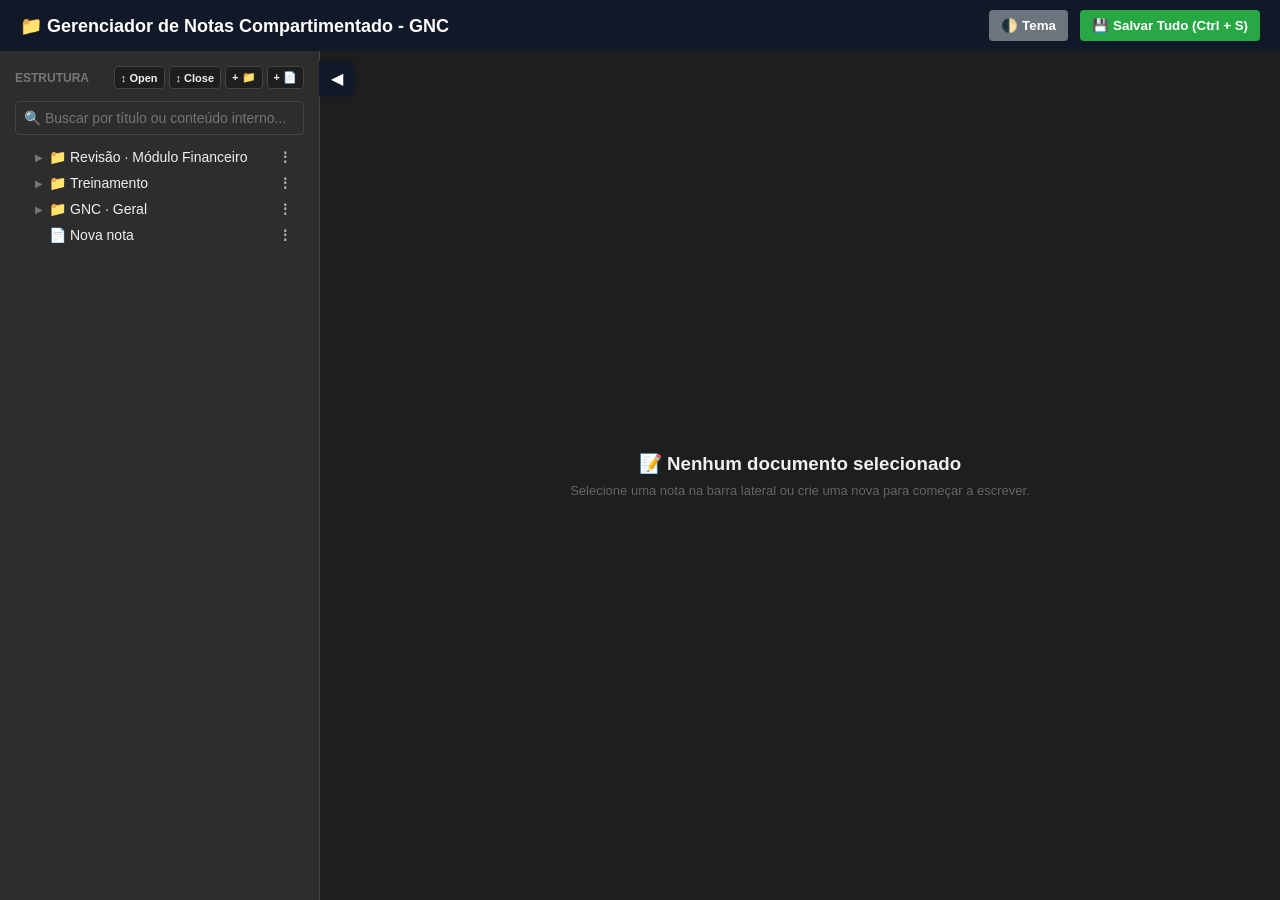
<file: demos/gnc/index.html>
<!DOCTYPE html>
<html lang="pt-BR"><head>
    <meta charset="UTF-8">
    <title>Gerenciador de Notas Compartimentado - GNC</title>
    <style>
        :root {
            --bg-principal: #f4f6f9;
            --bg-card: #ffffff;
            --texto: #333333;
            --borda: #cccccc;
            --item-hover: #e9ecef;
            --ativo: #007bff;
            --topo-bg: #2d3748;
        }
        .dark-mode {
            --bg-principal: #1e1e1e;
            --bg-card: #2d2d2d;
            --texto: #f0f0f0;
            --borda: #444444;
            --item-hover: #3d3d3d;
            --ativo: #3b82f6;
            --topo-bg: #111827;
        }
        body { 
            font-family: sans-serif; margin: 0; background: var(--bg-principal); color: var(--texto); 
            height: 100vh; display: flex; flex-direction: column; transition: background 0.2s; 
        }
        .topo { 
            background: var(--topo-bg); color: white; padding: 10px 20px; display: flex; 
            justify-content: space-between; align-items: center; z-index: 10;
            h2 { margin: 0; font-size: 18px; }
            button { padding: 8px 12px; border: none; border-radius: 4px; cursor: pointer; font-weight: bold; }
            .btn-tema { background: #6c757d; color: white; margin-right: 8px; }
            .btn-salvar { background: #28a745; color: white; }
        }
        .conteudo-principal { display: flex; flex: 1; overflow: hidden; position: relative; }
        .lateral { 
            width: 320px; background: var(--bg-card); border-right: 1px solid var(--borda); 
            display: flex; flex-direction: column; padding: 15px; box-sizing: border-box; 
            transition: margin-left 0.3s ease; position: relative; flex-shrink: 0;
            &.recolhida { margin-left: -320px; }
            .btn-ocultar { 
                position: absolute; top: 10px; right: -35px; width: 35px; height: 35px; 
                background: var(--topo-bg); color: white; border: none; border-radius: 0 4px 4px 0; 
                cursor: pointer; display: flex; align-items: center; justify-content: center; 
                font-size: 16px; box-shadow: 2px 0 5px rgba(0,0,0,0.1); z-index: 5; 
            }
            .secao-titulo { 
                font-weight: bold; font-size: 12px; color: #777; text-transform: uppercase; 
                margin-bottom: 12px; display: flex; justify-content: space-between; align-items: center; 
            }
            .botoes-acoes { 
                display: flex; gap: 4px;
                button { background: var(--bg-principal); border: 1px solid var(--borda); color: var(--texto); cursor: pointer; font-weight: bold; font-size: 11px; padding: 4px 6px; border-radius: 4px; }
            }
            .campo-busca { 
                width: 100%; padding: 8px; margin-bottom: 8px; box-sizing: border-box; border: 1px solid var(--borda); 
                border-radius: 4px; background: var(--bg-card); color: var(--texto); font-size: 14px; 
            }
        }
        .lista-itens { 
            flex: 1; overflow-y: auto; 
            .no-arvore { margin-left: 12px; }
            .linha-item { 
                display: flex; justify-content: space-between; align-items: center; padding: 4px 6px; 
                border-radius: 4px; cursor: pointer; font-size: 14px; margin-top: 2px; user-select: none;
                &:hover { background: var(--item-hover); }
                &.ativa { background: var(--ativo); color: white; .seta-pasta { color: white; } }
            }
            .info-item { display: flex; align-items: center; gap: 4px; flex: 1; overflow: hidden; }
            .seta-pasta { display: inline-block; width: 12px; font-size: 10px; text-align: center; cursor: pointer; color: #777; font-style: normal; }
            .acoes-item { display: flex; gap: 2px; }
        }
        .area-edicao { 
            flex: 1; padding: 20px; display: flex; flex-direction: column; background: var(--bg-principal); z-index: 1; overflow: hidden; 
            .barra-ferramentas-editor { 
                display: flex; gap: 6px; margin-bottom: 10px; flex-wrap: wrap; 
                button { padding: 6px 12px; font-size: 12px; font-weight: bold; border: 1px solid var(--borda); border-radius: 4px; cursor: pointer; background: var(--bg-card); color: var(--texto); &:hover { background: var(--item-hover); } }
                .btn-danger-editor { border-color: #dc3545; color: #dc3545; &:hover { background: #dc3545; color: white; } }
            }
            .barra-formatacao { 
                display: flex; gap: 4px; background: var(--bg-card); border: 1px solid var(--borda); border-bottom: none; padding: 6px; border-radius: 4px 4px 0 0; align-items: center; flex-wrap: wrap; 
                button { padding: 4px 10px; font-size: 12px; font-weight: bold; border: 1px solid var(--borda); border-radius: 3px; cursor: pointer; background: var(--bg-card); color: var(--texto); }
                input[type="color"] { border: none; width: 25px; height: 25px; cursor: pointer; background: none; padding: 0; }
            }
            .campo-titulo { width: 100%; padding: 10px; font-size: 18px; border: 1px solid var(--borda); border-radius: 4px; margin-bottom: 10px; box-sizing: border-box; background: var(--bg-card); color: var(--texto); }
        }
        .editor-split { display: flex; gap: 15px; flex: 1; min-height: 0; }
        .editor-wrapper { flex: 2; display: flex; flex-direction: column; min-height: 0; }
        .editor-rico { 
            width: 100%; flex: 1; font-size: 14px; border: 1px solid var(--borda); border-radius: 0 0 4px 4px; 
            padding: 12px; box-sizing: border-box; background: var(--bg-card); color: var(--texto); overflow-y: auto; outline: none; 
            &:focus { border-color: var(--ativo); }
        }
        .checklist-wrapper { 
            width: 260px; background: var(--bg-card); border: 1px solid var(--borda); border-radius: 4px; padding: 12px; display: flex; flex-direction: column; transition: width 0.3s ease; 
            h4 { margin: 0 0 10px 0; font-size: 14px; text-transform: uppercase; color: #777; }
            .lista-tasks { flex: 1; overflow-y: auto; margin-bottom: 10px; }
            .item-task { 
                display: flex; align-items: center; gap: 6px; margin-bottom: 6px; font-size: 14px; 
                input[type="text"] { flex: 1; padding: 4px; border: 1px solid var(--borda); border-radius: 3px; background: var(--bg-card); color: var(--texto); font-size: 13px; }
                input[type="checkbox"]:checked + input[type="text"] { text-decoration: line-through; opacity: 0.6; }
            }
            .btn-add-task { width: 100%; padding: 6px; font-size: 12px; background: var(--ativo); color: white; border: none; border-radius: 3px; cursor: pointer; font-weight: bold; }
        }
        .rodape { display: flex; justify-content: space-between; font-size: 12px; color: #777; margin-top: 5px; }
        .status-backup { color: #28a745; font-weight: bold; display: none; }
        .tela-vazia {
            flex: 1; display: flex; flex-direction: column; align-items: center; 
            justify-content: center; color: #777; font-size: 16px; text-align: center;
            h3 { margin: 0 0 8px 0; color: var(--texto); }
            p { margin: 0; font-size: 13px; opacity: 0.8; }
        }
        .btn-tres-pontinhos {
            background: none; border: none; color: inherit; cursor: pointer;
            font-size: 14px; font-weight: bold; padding: 0 6px; opacity: 0.7;
            &:hover { opacity: 1; }
        }
        .menu-contexto-gnc {
            display: none; position: absolute; background: var(--bg-card);
            border: 1px solid var(--borda); border-radius: 4px; padding: 4px 0;
            box-shadow: 0 4px 6px rgba(0,0,0,0.15); z-index: 100; min-width: 140px;
            button {
                display: flex; width: 100%; background: none; border: none;
                color: var(--texto); padding: 6px 12px; font-size: 12px;
                text-align: left; cursor: pointer; gap: 6px;
                &:hover { background: var(--item-hover); }
                &.btn-danger-editor { color: #dc3545; &:hover { background: #fdf2f2; } }
            }
        }
    </style>
</head>



<body class="dark-mode">

<div class="topo">
    <h2>📁 Gerenciador de Notas Compartimentado - GNC</h2>
    <div>
        <button class="btn-tema" onclick="alternarTema()">🌓 Tema</button>
        <input type="hidden" id="dados_estruturados" value="[base64]">
        <button class="btn-salvar" onclick="baixarTudo()">💾 Salvar Tudo (Ctrl + S)</button>
    </div>
</div>

<div class="conteudo-principal">
    <div class="lateral" id="menuLateral">
        <button class="btn-ocultar" onclick="alternarMenuLateral()" id="btnGatilhoLateral" title="Ocultar/Exibir Menu">◀</button>
        <div class="secao-titulo">
            <span>Estrutura</span>
            <div class="botoes-acoes">
                <button onclick="expandirRecolherTudo(true)" title="Expandir Todas as Pastas">↕ Open</button>
                <button onclick="expandirRecolherTudo(false)" title="Recolher Todas as Pastas">↕ Close</button>
                <button onclick="criarNoRaiz('pasta')">+ 📁</button>
                <button onclick="criarNoRaiz('nota')">+ 📄</button>
            </div>
        </div>
        <input type="text" id="filtro_busca" class="campo-busca" oninput="renderizarArvoreCompleta()" placeholder="🔍 Buscar por título ou conteúdo interno...">
        <div class="lista-itens" id="lista_documentos"></div>
    </div>
    
    <div class="area-edicao" id="container_edicao_principal">
            <div class="tela-vazia">
                <h3>📝 Nenhum documento selecionado</h3>
                <p>Selecione uma nota na barra lateral ou crie uma nova para começar a escrever.</p>
            </div>
        </div>
</div>



<script>
let valorInputRaw = document.getElementById('dados_estruturados').value;
let arvoreArquivos = [];
let pastasAbertas = {}; 
let exibirChecklistGlobal = true;
let itemAtivoId = null;
let temporizadorDebounce;

function de_b64(str) {
    try { return decodeURIComponent(escape(atob(str))); } catch(e) { return "[]"; }
}
function para_b64(str) {
    return btoa(unescape(encodeURIComponent(str)));
}

const backupLocal = localStorage.getItem('backup_seguranca_gerenciador');
if (backupLocal) {
    try { arvoreArquivos = JSON.parse(backupLocal); } catch(e) { arvoreArquivos = []; }
} else {
    try { arvoreArquivos = JSON.parse(valorInputRaw.startsWith('[') ? valorInputRaw : de_b64(valorInputRaw)); } catch(e) { arvoreArquivos = []; }
}

if (!arvoreArquivos || arvoreArquivos.length === 0) {
    arvoreArquivos = [{"id":"1","titulo":"Minhas Notas","tipo":"pasta","itens":[{"id":"2","titulo":"Nota Inicial","tipo":"nota","conteudo":"Escreva seu texto aqui...","tasks":[]}]}];
}

function padronizarIdsRecursivo(lista) {
    lista.forEach(item => {
        item.id = item.id.toString();
        if (item.tipo === 'pasta' && item.itens) {
            padronizarIdsRecursivo(item.itens);
        }
    });
}
padronizarIdsRecursivo(arvoreArquivos);

// Pastas fechadas ao abrir (padrão do GNC)

setTimeout(() => {
    renderizarArvoreCompleta();
    carregarItemNoEditor();
}, 50);

function alternarTema() { document.body.classList.toggle('dark-mode'); }

function alternarMenuLateral() {
    const lateral = document.getElementById('menuLateral');
    const botao = document.getElementById('btnGatilhoLateral');
    lateral.classList.toggle('recolhida');
    botao.innerText = lateral.classList.contains('recolhida') ? "▶" : "◀";
}

function alternarPainelChecklist() {
    exibirChecklistGlobal = !exibirChecklistGlobal;
    let nota = buscarItemPorId(arvoreArquivos, itemAtivoId);
    const painel = document.getElementById('painel_checklist');
    if (nota && nota.tipo === 'nota' && exibirChecklistGlobal) {
        painel.style.display = 'flex';
    } else {
        painel.style.display = 'none';
    }
}

function executarFormato(comando, valor = null) {
    document.execCommand(comando, false, valor);
    sincronizarCampos();
}

function normalizarTexto(str) {
    if (!str) return '';
    return str.toLowerCase().normalize("NFD").replace(/[\u0300-\u036f]/g, "").replace(/\s+/g, '');
}

function expandirRecolherTudo(expandir) {
    function marcarRecursivo(lista) {
        lista.forEach(item => {
            if (item.tipo === 'pasta') {
                pastasAbertas[item.id] = expandir;
                if (item.itens) marcarRecursivo(item.itens);
            }
        });
    }
    marcarRecursivo(arvoreArquivos);
    renderizarArvoreCompleta();
}

function renderizarArvoreCompleta() {
    const container = document.getElementById('lista_documentos');
    if (!container) return;
    container.innerHTML = '';
    const termoBusca = normalizarTexto(document.getElementById('filtro_busca').value);
    arvoreArquivos.forEach(item => {
        const elemento = construirElementoArvore(item, termoBusca);
        if (elemento) container.appendChild(elemento);
    });
}



function construirElementoArvore(item, termo) {
    const tituloNormalizado = normalizarTexto(item.titulo);
    let conteudoLimpoNormalizado = '';
    
    if (item.tipo === 'nota' && item.conteudo) {
        const htmDom = document.createElement('div');
        htmDom.innerHTML = item.conteudo;
        conteudoLimpoNormalizado = normalizarTexto(htmDom.innerText || htmDom.textContent || '');
    }

    if (termo && item.tipo === 'nota' && !tituloNormalizado.includes(termo) && !conteudoLimpoNormalizado.includes(termo)) {
        return null; 
    }
    
    let elementosFilhosValidos = [];
    if (item.tipo === 'pasta' && item.itens) {
        item.itens.forEach(subItem => {
            const subElemento = construirElementoArvore(subItem, termo);
            if (subElemento) elementosFilhosValidos.push(subElemento);
        });
    }
    
    if (termo && item.tipo === 'pasta' && !tituloNormalizado.includes(termo) && elementosFilhosValidos.length === 0) {
        return null;
    }
    
    const divNo = document.createElement('div');
    divNo.className = 'no-arvore';
    const divLinha = document.createElement('div');
    divLinha.className = "linha-item";
    divLinha.style.position = "relative";
    if (item.id.toString() === (itemAtivoId ? itemAtivoId.toString() : '')) divLinha.classList.add('ativa');
    
    let setaStr = '';
    if (item.tipo === 'pasta') {
        setaStr = (item.itens && item.itens.length > 0) ? (pastasAbertas[item.id] || termo ? '▼ ' : '▶ ') : '• ';
    }

    divLinha.innerHTML = `
        <div class="info-item">
            <span class="seta-pasta">${setaStr}</span>
            <span class="ico-tipo-item">${item.tipo === 'pasta' ? '📁' : '📄'}</span>
            <span class="txt-titulo-item">${item.titulo}</span>
        </div>
        <div class="acoes-item">
            <button class="btn-tres-pontinhos" title="Mais ações">⋮</button>
        </div>
    `;
    
    divNo.appendChild(divLinha);
    
    divLinha.onclick = (e) => {
        e.stopPropagation();
        if (item.tipo === 'nota') {
            itemAtivoId = item.id.toString();
            renderizarArvoreCompleta();
            carregarItemNoEditor();
        } else if (item.tipo === 'pasta') {
            pastasAbertas[item.id] = !pastasAbertas[item.id];
            renderizarArvoreCompleta();
        }
    };
    
    const btnMenu = divLinha.querySelector('.btn-tres-pontinhos');
    btnMenu.onclick = (e) => {
        e.stopPropagation();
        document.querySelectorAll('.menu-contexto-gnc').forEach(m => m.remove());
        
        const menuFlutuante = document.createElement('div');
        menuFlutuante.className = 'menu-contexto-gnc';
        menuFlutuante.style.display = 'block';
        menuFlutuante.style.right = '10px';
        menuFlutuante.style.top = '24px';
        
        // CORREÇÃO DO CASE: Evita que o clique nos botões borbulhe para a linha pai
        menuFlutuante.onclick = (event) => { e.stopPropagation(); event.stopPropagation(); };
        
        menuFlutuante.innerHTML = `
            <button onclick="moverPosicaoItem('${item.id}', -1)">🔼 Subir Posição</button>
            <button onclick="moverPosicaoItem('${item.id}', 1)">🔽 Descer Posição</button>
        `;
        
        if (item.tipo === 'pasta') {
            menuFlutuante.innerHTML += `
                <button onclick="ordenarPastaAz('${item.id}')">🔤 Ordenar de A-Z</button>
                <button onclick="criarNoFilho('${item.id}', 'pasta')">📁+ Nova Subpasta</button>
                <button onclick="criarNoFilho('${item.id}', 'nota')">📄+ Nova Nota</button>
            `;
        }
        
        menuFlutuante.innerHTML += `
            <button onclick="renomearItem('${item.id}')">✏️ Renomear</button>
            <button class="btn-danger-editor" onclick="deletarItem('${item.id}')">❌ Excluir Item</button>
        `;
        
        divLinha.appendChild(menuFlutuante);
        
        setTimeout(() => {
            const fecharMenu = () => { menuFlutuante.remove(); document.removeEventListener('click', fecharMenu); };
            document.addEventListener('click', fecharMenu);
        }, 50);
    };

    if (item.tipo === 'pasta' && (pastasAbertas[item.id] || termo)) {
        elementosFilhosValidos.forEach(subElemento => divNo.appendChild(subElemento));
        if (termo && elementosFilhosValidos.length > 0) {
            pastasAbertas[item.id] = true;
        }
    }
    return divNo;
}


function buscarItemPorId(lista, id) {
    if (!id) return null;
    for (let item of lista) {
        if (item.id.toString() === id.toString()) return item;
        if (item.tipo === 'pasta' && item.itens) {
            let enc = buscarItemPorId(item.itens, id); if (enc) return enc;
        }
    }
    return null;
}

function moverPosicaoItem(id, direcao) {
    function buscarEAlternar(lista) {
        for (let i = 0; i < lista.length; i++) {
            if (lista[i].id.toString() === id.toString()) {
                const novaPosicao = i + direcao;
                if (novaPosicao >= 0 && novaPosicao < lista.length) {
                    const temp = lista[i];
                    lista[i] = lista[novaPosicao];
                    lista[novaPosicao] = temp;
                    return true;
                }
                return false;
            }
            if (lista[i].tipo === 'pasta' && lista[i].itens) {
                if (buscarEAlternar(lista[i].itens)) return true;
            }
        }
        return false;
    }
    if (buscarEAlternar(arvoreArquivos)) {
        renderizarArvoreCompleta();
        dispararAutoBackup();
    }
}



function fecharNotaAtiva() {
    itemAtivoId = null;
    renderizarArvoreCompleta();
    carregarItemNoEditor();
}

function inserirSimbolo(simbolo) {
    const editor = document.getElementById('nota_texto_atual');
    if (!editor || editor.getAttribute('contenteditable') === 'false') return;
    editor.focus();
    document.execCommand('insertText', false, simbolo);
    sincronizarCampos();
}

function ordenarPastaAz(pastaId) {
    const pasta = buscarItemPorId(arvoreArquivos, pastaId);
    if (pasta && pasta.tipo === 'pasta' && pasta.itens) {
        pastasAbertas[pastaId.toString()] = true;
        pasta.itens.sort((a, b) => {
            if (a.tipo !== b.tipo) return a.tipo === 'pasta' ? -1 : 1;
            return a.titulo.localeCompare(b.titulo, 'pt-BR', { sensitivity: 'base' });
        });
        renderizarArvoreCompleta();
        dispararAutoBackup();
    }
}

function carregarItemNoEditor() {
    let nota = buscarItemPorId(arvoreArquivos, itemAtivoId);
    const container = document.getElementById('container_edicao_principal');
    if (!container) return;
    
    if (nota && nota.tipo === 'nota') {
        container.innerHTML = `
            <div class="barra-ferramentas-editor" style="display: flex; justify-content: space-between; align-items: center;">
                <div>
                    <button onclick="copiarConteudoCompleto()">📋 Copiar</button>
                    <button onclick="exportarNotaTxt()">📤 Exportar (.txt)</button>
                    <button onclick="alternarPainelChecklist()">☑️ Check</button>
                    <button class="btn-danger-editor" onclick="apagarConteudoEditor()">🗑️ Apagar Texto</button>
                </div>
                <button onclick="fecharNotaAtiva()" style="background: #dc3545; color: white; padding: 6px 12px; border: none; border-radius: 4px; cursor: pointer; font-weight: bold;">✕ Fechar Nota</button>
            </div>
            <input type="text" id="nota_titulo_atual" class="campo-titulo" oninput="sincronizarCampos()" placeholder="Título da nota...">
            <div class="editor-split">
                <div class="editor-wrapper">
                    <div class="barra-formatacao">
                        <button type="button" onclick="executarFormato('bold')" title="Negrito (Ctrl+B)"><b>B</b></button>
                        <button type="button" onclick="executarFormato('italic')" title="Itálico (Ctrl+I)"><i>I</i></button>
                        <button type="button" onclick="executarFormato('underline')" title="Sublinhado (Ctrl+U)"><u>U</u></button>
                        <input type="color" onchange="executarFormato('foreColor', this.value)" title="Cor do Texto">
                        <span style="border-left: 1px solid var(--borda); margin: 0 4px; height: 16px;"></span>
                        <select onchange="inserirSimbolo(this.value); this.selectedIndex=0;" style="padding: 3px; font-size: 12px; background: var(--bg-card); color: var(--texto); border: 1px solid var(--borda); border-radius: 3px; cursor: pointer;">
                            <option value="" selected disabled>✨ Símbolos / Emojis</option>
                            <option value="⭐">⭐ Estrela</option>
                            <option value="📌">📌 Alfinete</option>
                            <option value="💡">💡 Ideia</option>
                            <option value="⚠️">⚠️ Alerta</option>
                            <option value="✅">✅ Concluído</option>
                            <option value="❌">❌ Errado</option>
                            <option value="➔">➔ Seta Direita</option>
                            <option value="•">• Marcador</option>
                            <option value="📝">📝 Nota</option>
                            <option value="📅">📅 Calendário</option>
                        </select>
                    </div>
                    <div id="nota_texto_atual" class="editor-rico" contenteditable="true" oninput="sincronizarCampos()"></div>
                </div>
                <div class="checklist-wrapper" id="painel_checklist" style="${exibirChecklistGlobal ? 'display:flex;' : 'display:none;'}">
                    <h4>☑️ Checklist / Tarefas</h4>
                    <div class="lista-tasks" id="container_tasks"></div>
                    <button class="btn-add-task" onclick="adicionarNovaTarefa()">+ Adicionar Item</button>
                </div>
            </div>
            <div class="rodape">
                <span id="contador">Caracteres: 0 | Palavras: 0 | Leitura: 0 min</span>
                <span id="txtBackup" class="status-backup">✓ Auto-backup salvo</span>
                <span>Clique nas pastas para abrir/fechar</span>
            </div>
        `;
        
        document.getElementById('nota_titulo_atual').value = nota.titulo;
        document.getElementById('nota_texto_atual').innerHTML = nota.conteudo;
        
        document.getElementById('nota_texto_atual').addEventListener('keydown', function(e) {
            if (e.ctrlKey || e.metaKey) {
                if (e.key.toLowerCase() === 'b') { e.preventDefault(); executarFormato('bold'); }
                if (e.key.toLowerCase() === 'i') { e.preventDefault(); executarFormato('italic'); }
                if (e.key.toLowerCase() === 'u') { e.preventDefault(); executarFormato('underline'); }
            }
        });
        
        renderizarChecklist(nota);
        atualizarContador();
    } else {
        container.innerHTML = `
            <div class="tela-vazia">
                <h3>📝 Nenhum documento selecionado</h3>
                <p>Selecione uma nota na barra lateral ou crie uma nova para começar a escrever.</p>
            </div>
        `;
    }
}



function dispararAutoBackup() {
    clearTimeout(temporizadorDebounce);
    const backupEl = document.getElementById('txtBackup');
    if (backupEl) {
        backupEl.style.display = 'inline';
        backupEl.innerText = '✍️ Digitando...';
    }
    temporizadorDebounce = setTimeout(() => {
        localStorage.setItem('backup_seguranca_gerenciador', JSON.stringify(arvoreArquivos));
        if (backupEl) backupEl.innerText = '✓ Auto-backup salvo';
        setTimeout(() => { if (backupEl) backupEl.style.display = 'none'; }, 1500);
    }, 1000);
}

function sincronizarCampos() {
    const t = document.getElementById('nota_titulo_atual').value;
    const c = document.getElementById('nota_texto_atual').innerHTML;
    let nota = buscarItemPorId(arvoreArquivos, itemAtivoId);
    if (nota && nota.tipo === 'nota') { 
        nota.titulo = t || 'Nota sem título'; 
        nota.conteudo = c; 
    }
    const ativaSpan = document.querySelector('.linha-item.ativa .txt-titulo-item');
    if (ativaSpan) ativaSpan.innerText = t || 'Nota sem título';
    atualizarContador();
    dispararAutoBackup();
}

function copiarConteudoCompleto() {
    const txt = document.getElementById('nota_texto_atual');
    if(!txt || txt.getAttribute('contenteditable') === 'false') return;
    const range = document.createRange();
    range.selectNodeContents(txt);
    const sel = window.getSelection();
    sel.removeAllRanges();
    sel.addRange(range);
    document.execCommand('copy');
    sel.removeAllRanges();
    alert('Conteúdo formatado copiado! 📋');
}

function apagarConteudoEditor() {
    const txt = document.getElementById('nota_texto_atual');
    if(!txt || txt.getAttribute('contenteditable') === 'false') return;
    if(confirm('Limpar o texto desta nota?')) {
        txt.innerHTML = '';
        sincronizarCampos();
    }
}

function exportarNotaTxt() {
    let nota = buscarItemPorId(arvoreArquivos, itemAtivoId);
    if(!nota) return;
    const divTemporaria = document.createElement("div");
    divTemporaria.innerHTML = nota.conteudo;
    const textoPlano = divTemporaria.innerText || divTemporaria.textContent || "";
    const blob = new Blob([textoPlano], {type: "text/plain;charset=utf-8"});
    const link = document.createElement("a");
    link.href = URL.createObjectURL(blob);
    link.download = (nota.titulo || "nota") + ".txt";
    link.click();
}

function renderizarChecklist(nota) {
    const container = document.getElementById('container_tasks');
    if (!container) return;
    container.innerHTML = '';
    if (!nota.tasks) nota.tasks = [];
    
    nota.tasks.forEach((task, index) => {
        const divTask = document.createElement('div');
        divTask.className = 'item-task';
        
        const chk = document.createElement('input');
        chk.type = 'checkbox';
        chk.checked = task.concluida;
        chk.onchange = () => { task.concluida = chk.checked; sincronizarCampos(); carregarItemNoEditor(); };
        
        const inp = document.createElement('input');
        inp.type = 'text';
        inp.value = task.texto;
        inp.oninput = () => { task.texto = inp.value; sincronizarCampos(); };
        
        const btnDel = document.createElement('button');
        btnDel.style = 'background:none; border:none; color:#dc3545; cursor:pointer;';
        btnDel.innerText = '✕';
        btnDel.onclick = () => { nota.tasks.splice(index, 1); sincronizarCampos(); carregarItemNoEditor(); };
        
        divTask.appendChild(chk);
        divTask.appendChild(inp);
        divTask.appendChild(btnDel);
        container.appendChild(divTask);
    });
}

function adicionarNovaTarefa() {
    let nota = buscarItemPorId(arvoreArquivos, itemAtivoId);
    if (!nota) return;
    if (!nota.tasks) nota.tasks = [];
    nota.tasks.push({ texto: '', concluida: false });
    renderizarChecklist(nota);
    dispararAutoBackup();
}

function organizarTipos(lista) {
    lista.sort((a, b) => {
        if (a.tipo !== b.tipo) return a.tipo === 'pasta' ? -1 : 1;
        return 0;
    });
}

function criarNoRaiz(tipo) {
    const novoId = Date.now().toString();
    const novo = { id: novoId, titulo: tipo === 'pasta' ? 'Nova Pasta' : 'Nova Nota', tipo: tipo, ...(tipo === 'pasta' ? { itens: [] } : { conteudo: '', tasks: [] }) };
    
    // Se for uma pasta, garante que ela já nasce aberta na memória
    if (tipo === 'pasta') pastasAbertas[novoId] = true;
    
    arvoreArquivos.push(novo);
    organizarTipos(arvoreArquivos);
    if (tipo === 'nota') itemAtivoId = novoId;
    
    renderizarArvoreCompleta(); carregarItemNoEditor(); dispararAutoBackup();
}

function criarNoFilho(paiId, tipo) {
    const pai = buscarItemPorId(arvoreArquivos, paiId);
    if (pai && pai.tipo === 'pasta') {
        const novoId = Date.now().toString();
        const novo = { id: novoId, titulo: tipo === 'pasta' ? 'Nova Subpasta' : 'Nova Nota', tipo: tipo, ...(tipo === 'pasta' ? { itens: [] } : { conteudo: '', tasks: [] }) };
        
        // Mantém a pasta pai aberta E abre a nova subpasta se for o caso
        pastasAbertas[paiId.toString()] = true;
        if (tipo === 'pasta') pastasAbertas[novoId] = true;
        
        pai.itens.push(novo);
        organizarTipos(pai.itens);
        
        if (tipo === 'nota') itemAtivoId = novoId;
        renderizarArvoreCompleta(); carregarItemNoEditor(); dispararAutoBackup();
    }
}

function renomearItem(id) {
    const item = buscarItemPorId(arvoreArquivos, id);
    if (item) {
        const novoNome = prompt(`Novo nome para "${item.titulo}":`, item.titulo);
        if (novoNome && novoNome.trim() !== '') { 
            item.titulo = novoNome.trim(); 
            renderizarArvoreCompleta(); 
            if (itemAtivoId === id.toString()) {
                const inputTitulo = document.getElementById('nota_titulo_atual');
                if (inputTitulo) inputTitulo.value = item.titulo;
            }
            dispararAutoBackup(); 
        }
    }
}

function deletarItem(id) {
    if (confirm('Deseja apagar? Se for pasta, apagará tudo dentro.')) {
        function remover(lista) {
            for (let i = 0; i < lista.length; i++) {
                if (lista[i].id.toString() === id.toString()) { lista.splice(i, 1); return true; }
                if (lista[i].tipo === 'pasta' && lista[i].itens) { if (remover(lista[i].itens)) return true; }
            }
            return false;
        }
        remover(arvoreArquivos); 
        if (itemAtivoId === id.toString()) itemAtivoId = null;
        renderizarArvoreCompleta(); carregarItemNoEditor(); dispararAutoBackup();
    }
}

function atualizarContador() {
    const txtEl = document.getElementById('nota_texto_atual');
    if (!txtEl) return;
    const textoLimpo = txtEl.innerText || '';
    const caracteres = textoLimpo.length;
    const palavras = textoLimpo.trim() === "" ? 0 : textoLimpo.trim().split(/\s+/).length;
    const tempoLeitura = Math.ceil(palavras / 200); 
    
    const contEl = document.getElementById('contador');
    if (contEl) contEl.textContent = `Caracteres: ${caracteres} | Palavras: ${palavras} | Leitura: ~${tempoLeitura} min`;
}

document.addEventListener('keydown', function(e) {
    if ((e.ctrlKey || e.metaKey) && e.key === 's') { e.preventDefault(); baixarTudo(); }
});

function baixarTudo() {
    const stringfiedData = JSON.stringify(arvoreArquivos);
    const dadosB64 = para_b64(stringfiedData);
    const classeTema = document.body.className;
    
    const container = document.getElementById('container_edicao_principal');
    if (container) {
        container.innerHTML = `
            <div class="tela-vazia">
                <h3>📝 Nenhum documento selecionado</h3>
                <p>Selecione uma nota na barra lateral ou crie uma nova para começar a escrever.</p>
            </div>
        `;
    }
    document.getElementById('lista_documentos').innerHTML = '';
    document.getElementById('dados_estruturados').value = dadosB64;
    
    let codigoFonte = document.documentElement.outerHTML;
    codigoFonte = codigoFonte.replace(/<body class="([^"]*)"/, `<body class="${classeTema}"`);
    codigoFonte = codigoFonte.replace(/id="dados_estruturados" value="[base64]"]*"/, `id="dados_estruturados" value="[base64]"`);

    renderizarArvoreCompleta();
    carregarItemNoEditor();

    const blob = new Blob(["<!DOCTYPE html>\n" + codigoFonte], {type: "text/html;charset=utf-8"});
    const link = document.createElement("a");
    link.href = URL.createObjectURL(blob);
    link.download = "gerenciador_pro.html";
    link.click();
}
</script>


</body></html>
</file>
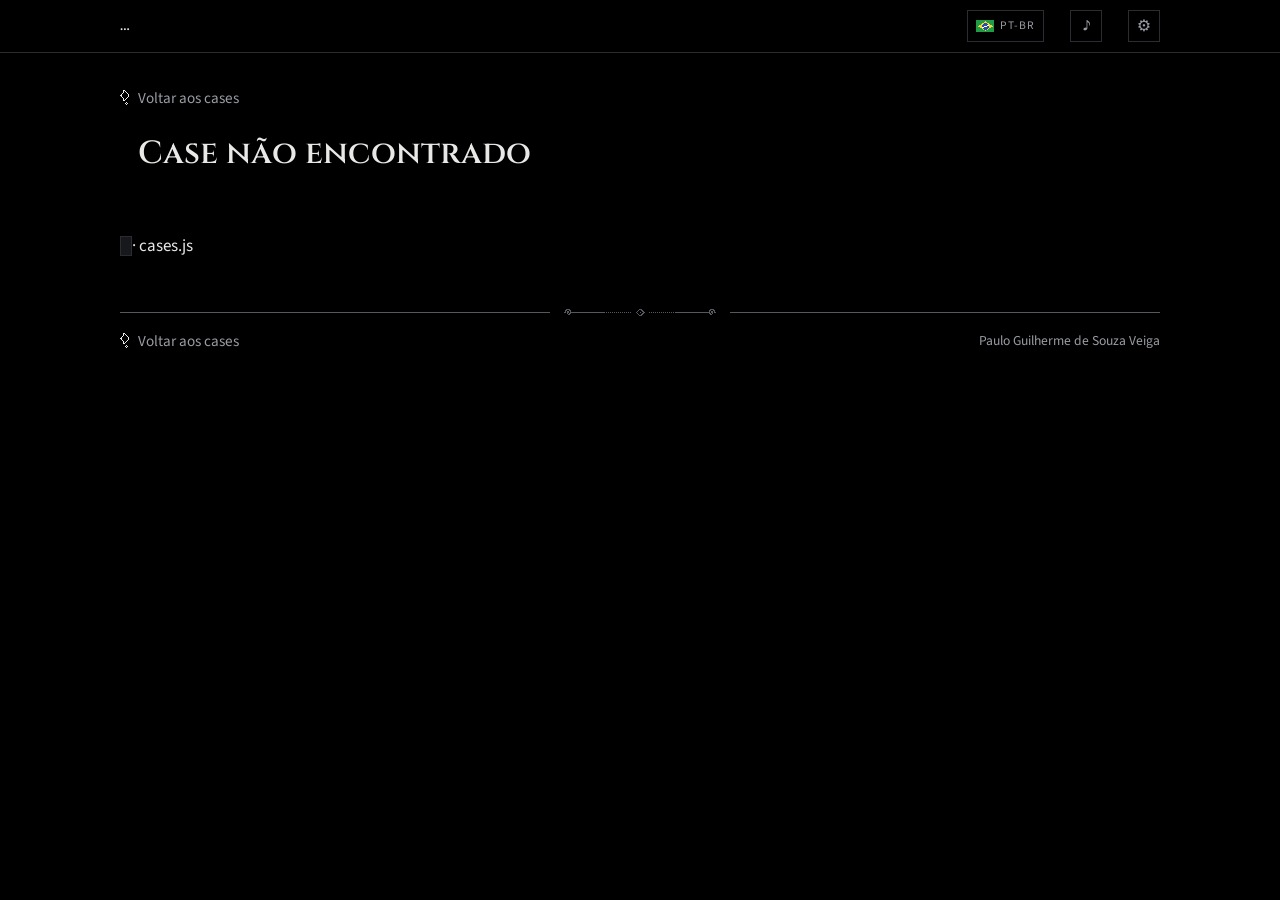
<file: case.html>
<!DOCTYPE html>
<html lang="pt-BR">
<head>
  <meta charset="UTF-8">
  <meta name="viewport" content="width=device-width, initial-scale=1.0">
  <title>Case · Paulo Guilherme Veiga</title>
  <link rel="icon" href="assets/favicon-cinza.svg" id="fav" type="image/svg+xml">
  <link rel="icon" href="assets/favicon.png" sizes="64x64">
  <meta property="og:type" content="website">
  <meta property="og:site_name" content="Paulo Guilherme de Souza Veiga · Cases">
  <meta property="og:title" content="Case · Paulo Guilherme de Souza Veiga">
  <meta property="og:description" content="Um case de dados e processos: o problema, o que foi feito, o resultado.">
  <meta property="og:image" content="https://mmbrosium.github.io/assets/og.png">
  <meta property="og:image:width" content="1200">
  <meta property="og:image:height" content="630">
  <meta name="twitter:card" content="summary_large_image">
  <link rel="preconnect" href="https://fonts.googleapis.com">
  <link rel="stylesheet" href="https://fonts.googleapis.com/css2?family=Cinzel:wght@500;600&family=Source+Sans+3:ital,wght@0,400;0,600;1,400&display=swap">
  <link rel="stylesheet" href="style.css">
  <link rel="stylesheet" href="lupa.css">
</head>
<body>
  <div class="orn l" aria-hidden="true"></div>
  <div class="orn r" aria-hidden="true"></div>

  <nav class="topbar" aria-label="Categorias">
    <div class="topbar-in">
      <a class="brand" href="index.html" id="brand">…</a>
      <div class="topnav" id="topnav"></div>
      <button type="button" class="lang" id="lang" title="English"><img src="assets/flag-br.png" alt=""><span>PT-BR</span></button>
      <button type="button" class="snd" id="snd" aria-pressed="false" title="Som de interface (desligado)">♪</button>
      <a class="snd nav-log" href="changelog.html" title="Changelog">⚙</a>
    </div>
  </nav>

  <main class="wrap">
    <a class="back" href="index.html" data-ui="back">Voltar aos cases</a>
    <header class="case-head" id="topo">
      <p class="cat" id="c-cat"></p>
      <h1 id="c-titulo">…</h1>
      <p class="meta" id="c-meta"></p>
      <span class="destaque" id="c-destaque" hidden></span>
    </header>
    <img class="hero-capa" id="c-capa" alt="" hidden>
    <article class="md" id="md"><p style="color:var(--muted)" data-ui="loading">Carregando…</p></article>
    <footer class="foot">
      <a class="back" href="index.html" style="margin:0" data-ui="back">Voltar aos cases</a>
      <span id="foot-nome"></span>
    </footer>
  </main>

  <script src="assets/marked.min.js"></script>
  <script src="assets/ornamentos.js"></script>
  <script src="assets/ornamentos2.js"></script>
  <script src="cases.js"></script>
  <script src="app.js"></script>
  <script src="lupa.js"></script>
</body>
</html>
</file>
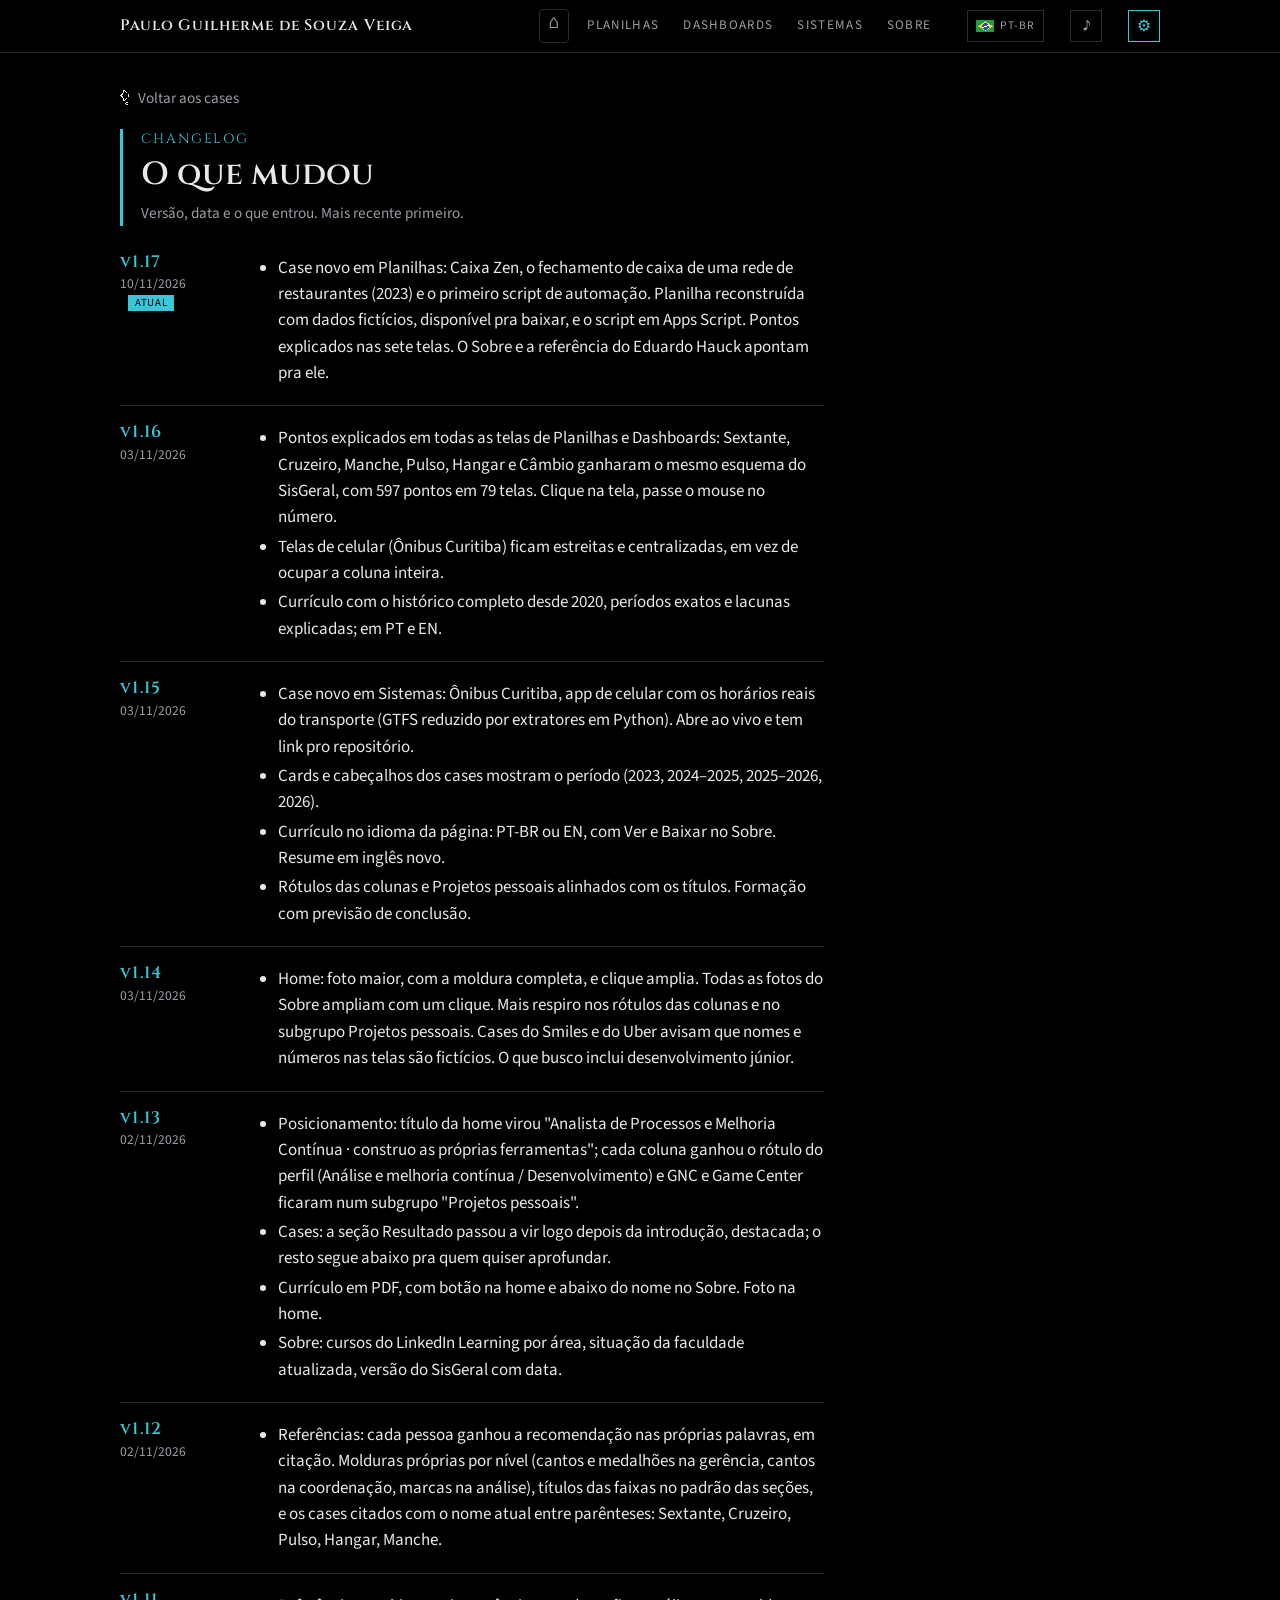
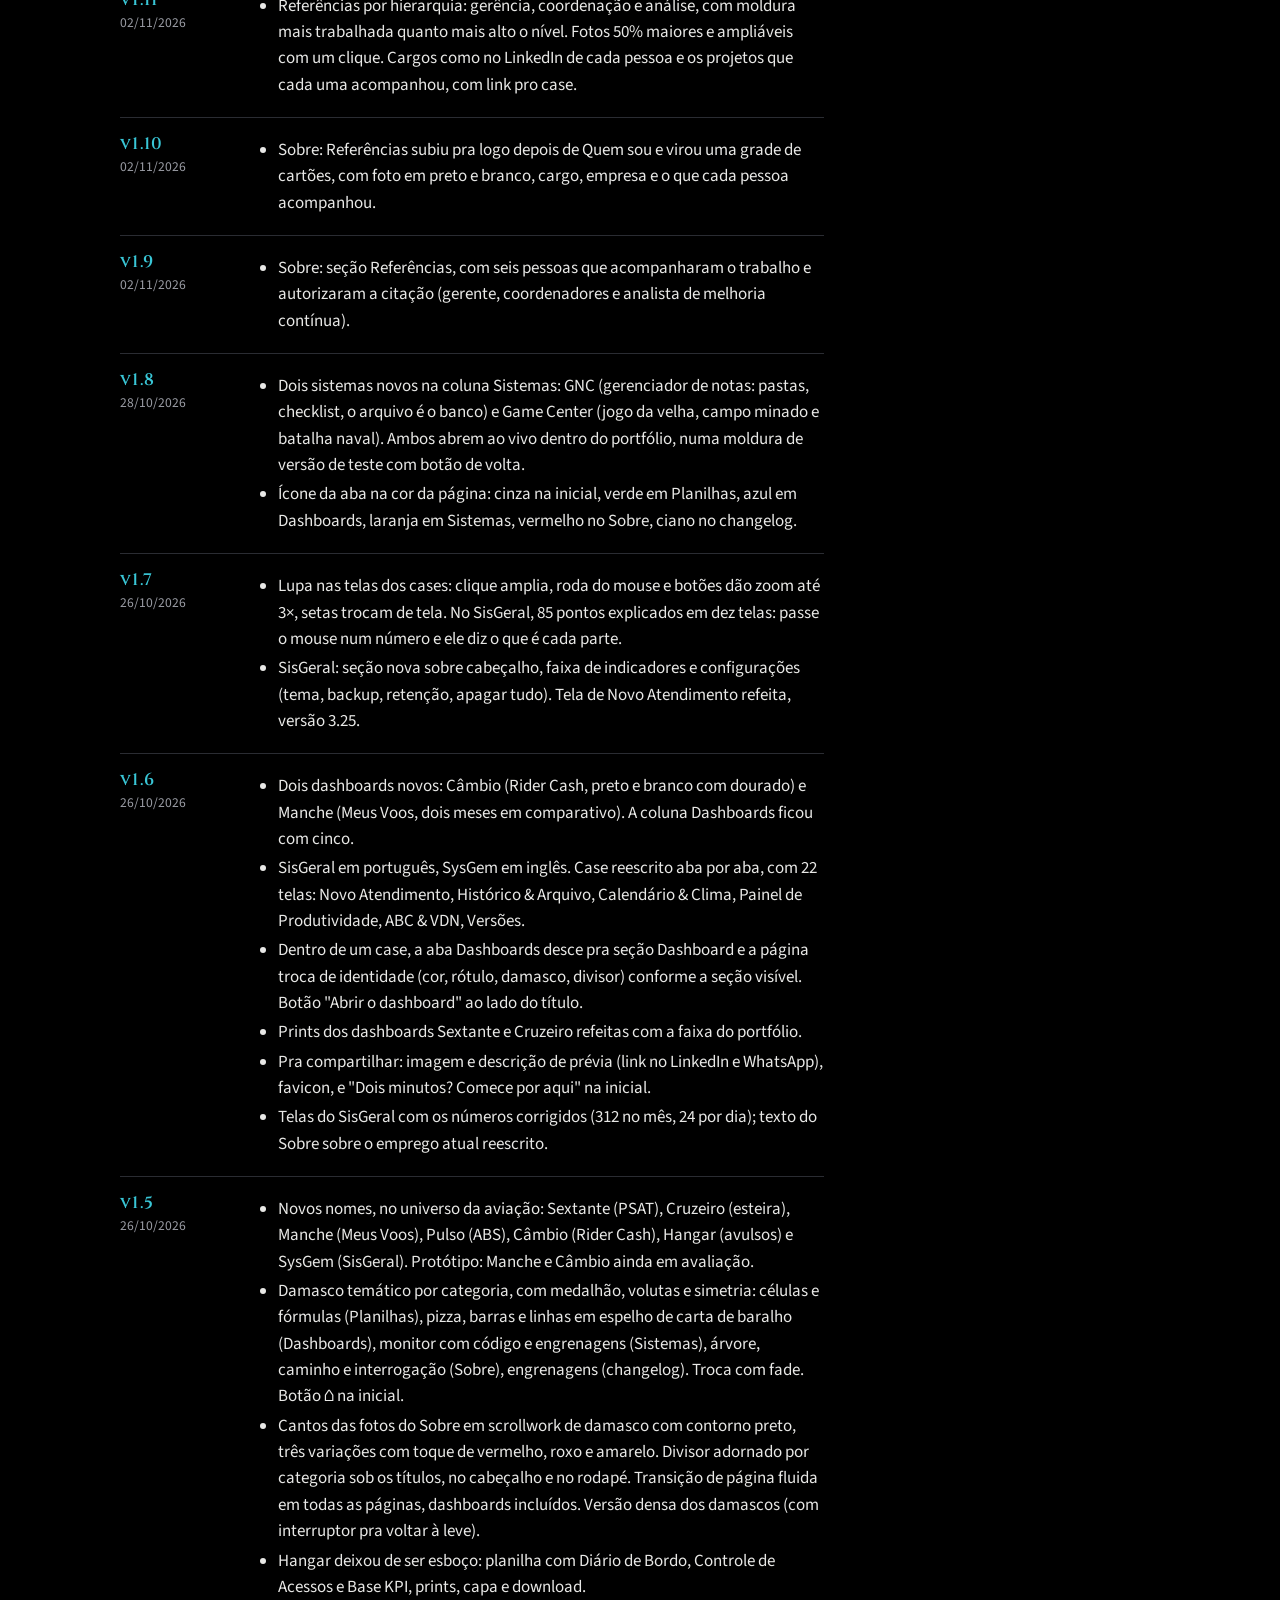
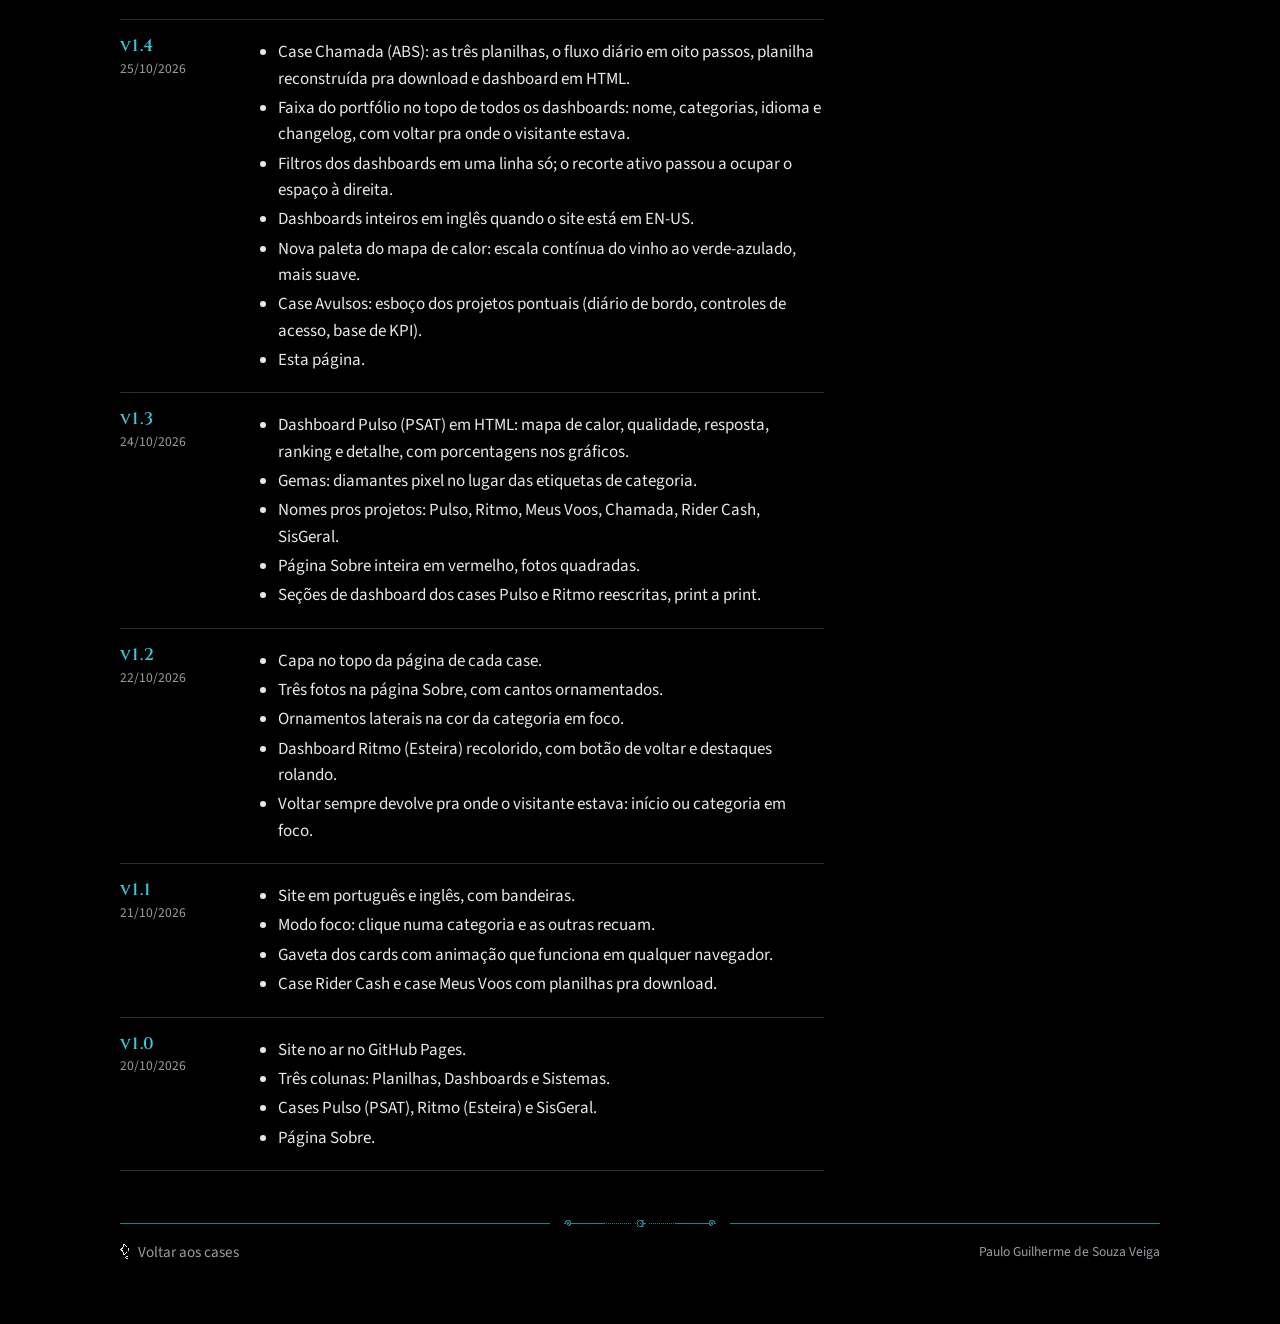
<file: changelog.html>
<!DOCTYPE html>
<html lang="pt-BR">
<head>
  <meta charset="UTF-8">
  <meta name="viewport" content="width=device-width, initial-scale=1.0">
  <title>Changelog · Paulo Guilherme Veiga</title>
  <meta name="description" content="Histórico de versões do portfólio: o que mudou, quando.">
  <link rel="icon" href="assets/favicon-ciano.svg" id="fav" type="image/svg+xml">
  <link rel="icon" href="assets/favicon.png" sizes="64x64">
  <meta property="og:type" content="website">
  <meta property="og:site_name" content="Paulo Guilherme de Souza Veiga · Cases">
  <meta property="og:title" content="Changelog · Paulo Guilherme de Souza Veiga">
  <meta property="og:description" content="Histórico de versões do portfólio: o que mudou, quando.">
  <meta property="og:image" content="https://mmbrosium.github.io/assets/og.png">
  <meta property="og:image:width" content="1200">
  <meta property="og:image:height" content="630">
  <meta name="twitter:card" content="summary_large_image">
  <link rel="preconnect" href="https://fonts.googleapis.com">
  <link rel="stylesheet" href="https://fonts.googleapis.com/css2?family=Cinzel:wght@500;600&family=Source+Sans+3:ital,wght@0,400;0,600;1,400&display=swap">
  <link rel="stylesheet" href="style.css">
</head>
<body class="pg-log">
  <div class="orn l" aria-hidden="true"></div>
  <div class="orn r" aria-hidden="true"></div>

  <nav class="topbar" aria-label="Seções">
    <div class="topbar-in">
      <a class="brand" href="index.html" id="brand">…</a>
      <div class="topnav" id="topnav"></div>
      <button type="button" class="lang" id="lang" title="English"><img src="assets/flag-br.png" alt=""><span>PT-BR</span></button>
      <button type="button" class="snd" id="snd" aria-pressed="false" title="Som de interface (desligado)">♪</button>
      <a class="snd nav-log on" href="changelog.html" title="Changelog" aria-current="page">⚙</a>
    </div>
  </nav>

  <main class="wrap">
    <a class="back" href="index.html" data-ui="back">Voltar aos cases</a>
    <header class="case-head" id="topo" style="--c:var(--log)">
      <p class="cat">Changelog</p>
      <h1 data-ui="logTitle">O que mudou</h1>
      <p class="meta" data-ui="logSub">Versão, data e o que entrou. Mais recente primeiro.</p>
    </header>
    <article class="md log" id="log-md"><p style="color:var(--muted)" data-ui="loading">Carregando…</p></article>
    <footer class="foot">
      <a class="back" href="index.html" style="margin:0" data-ui="back">Voltar aos cases</a>
      <span id="foot-nome"></span>
    </footer>
  </main>

  <script src="assets/ornamentos.js"></script>
  <script src="assets/ornamentos2.js"></script>
  <script src="cases.js"></script>
  <script src="changelog.js"></script>
  <script src="app.js"></script>
</body>
</html>
</file>
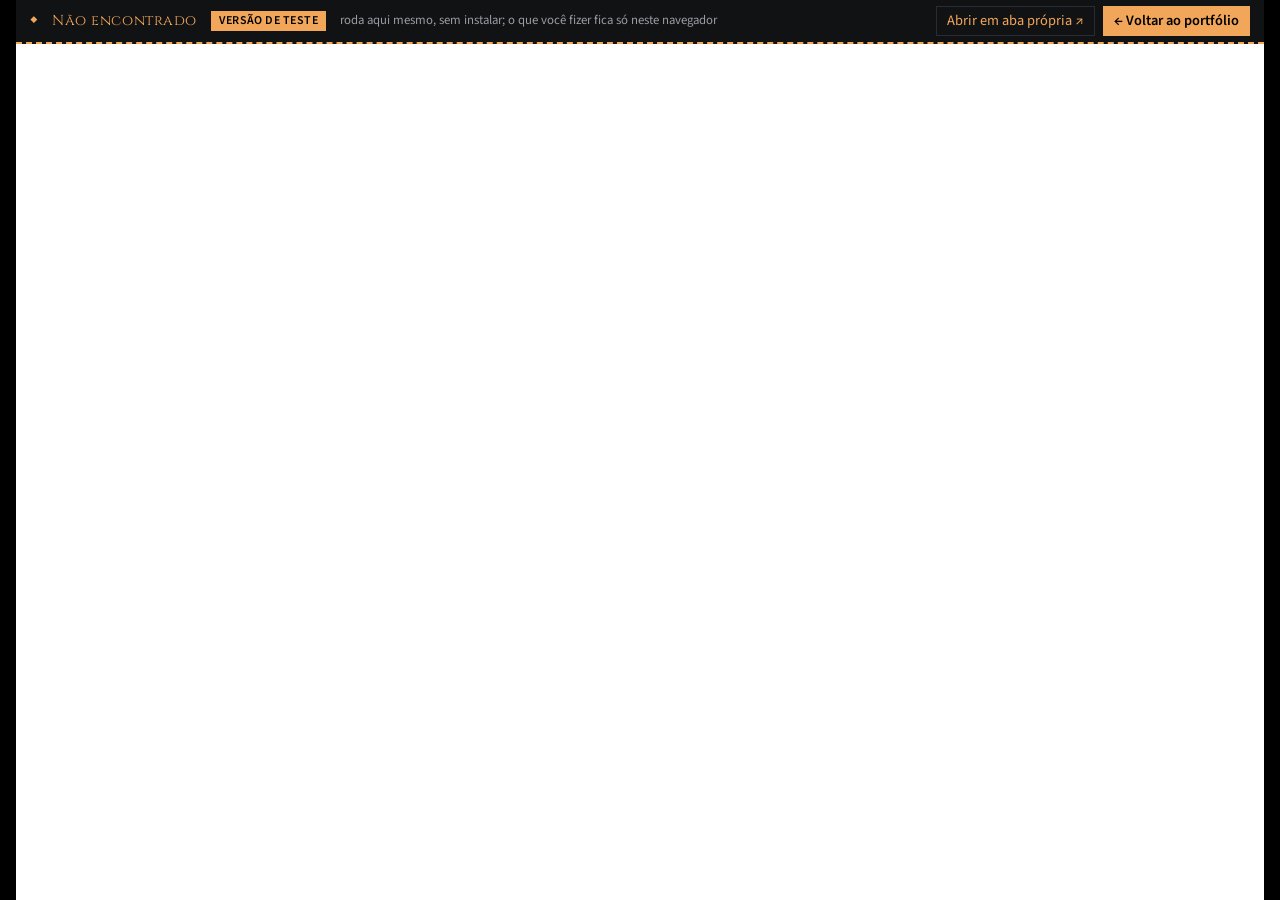
<file: demo.html>
<!DOCTYPE html>
<html lang="pt-BR">
<head>
  <meta charset="UTF-8">
  <meta name="viewport" content="width=device-width, initial-scale=1.0">
  <title>Versão de teste</title>
  <meta name="robots" content="noindex">
  <link rel="icon" href="assets/favicon-laranja.svg" type="image/svg+xml" id="fav">
  <link rel="preconnect" href="https://fonts.googleapis.com">
  <link rel="stylesheet" href="https://fonts.googleapis.com/css2?family=Cinzel:wght@500;600&family=Source+Sans+3:ital,wght@0,400;0,600;1,400&display=swap">
  <link rel="stylesheet" href="style.css">
  <style>
    /* Moldura de versão de teste: faixa em cima, o sistema roda inteiro num iframe embaixo */
    html, body { height: 100%; overflow: hidden; }
    body { display: flex; flex-direction: column; background: var(--bg); }
    .faixa { --c: var(--sistemas); flex: none; display: flex; align-items: center; gap: 14px; padding: 6px 14px; background: var(--panel); border-bottom: 2px dashed var(--c); font-size: .9rem; }
    .faixa .gema { color: var(--c); font-size: .8rem; }
    .faixa .nome { font-family: "Cinzel", serif; letter-spacing: .04em; color: var(--c); }
    .faixa .tag { color: #000; background: var(--c); padding: 1px 8px; font-size: .75rem; font-weight: 600; letter-spacing: .04em; text-transform: uppercase; }
    .faixa .nota { color: var(--muted); font-size: .8rem; }
    .faixa .dir { margin-left: auto; display: flex; gap: 8px; align-items: center; }
    .faixa a { color: var(--c); text-decoration: none; border: 1px solid var(--line); padding: 3px 10px; }
    .faixa a:hover { border-color: var(--c); }
    .faixa a.volta { background: var(--c); color: #000; border-color: var(--c); font-weight: 600; }
    .faixa a.volta:hover { background: transparent; color: var(--c); }
    iframe { flex: 1; width: 100%; border: 0; background: #fff; }
    @media (max-width: 720px) { .faixa .nota { display: none; } }
  </style>
</head>
<body>
  <div class="faixa" id="faixa">
    <span class="gema">◆</span><span class="nome" id="nome">…</span><span class="tag" id="tag">Versão de teste</span>
    <span class="nota" id="nota">roda aqui mesmo, sem instalar; o que você fizer fica só neste navegador</span>
    <span class="dir"><a id="aba" href="#" target="_blank" rel="noopener">Abrir em aba própria ↗</a><a class="volta" id="volta" href="index.html">← Voltar ao portfólio</a></span>
  </div>
  <iframe id="app" title="Versão de teste" src="about:blank"></iframe>
  <script src="cases.js"></script>
  <script>
    (function () {
      const $ = (id) => document.getElementById(id);
      let lang = "pt"; try { lang = localStorage.getItem("lang") === "en" ? "en" : "pt"; } catch (e) {}
      const id = new URLSearchParams(location.search).get("app");
      const c = ((window.CASES || {}).cases || []).find((x) => x.id === id);
      if (!c || !c.demo) { $("nome").textContent = lang === "en" ? "Not found" : "Não encontrado"; $("volta").href = "index.html"; return; }
      const nome = (lang === "en" && c.nome_en) || c.nome || c.curto || id;
      const cat = (c.categorias || [])[0] || "sistemas";
      const fav = { planilhas: "verde", dashboards: "azul", sistemas: "laranja" }[cat] || "laranja";
      $("faixa").style.setProperty("--c", `var(--${cat})`); $("fav").href = `assets/favicon-${fav}.svg`;
      $("nome").textContent = nome; document.title = `${nome} · ${lang === "en" ? "test version" : "versão de teste"}`;
      if (lang === "en") { $("tag").textContent = "Test version"; $("nota").textContent = "runs right here, nothing to install; what you do stays in this browser"; $("aba").textContent = "Open in its own tab ↗"; $("volta").textContent = "← Back to the portfolio"; }
      $("aba").href = c.demo; $("volta").href = `case.html?c=${encodeURIComponent(id)}`;
      $("app").src = c.demo;
    })();
  </script>
</body>
</html>
</file>
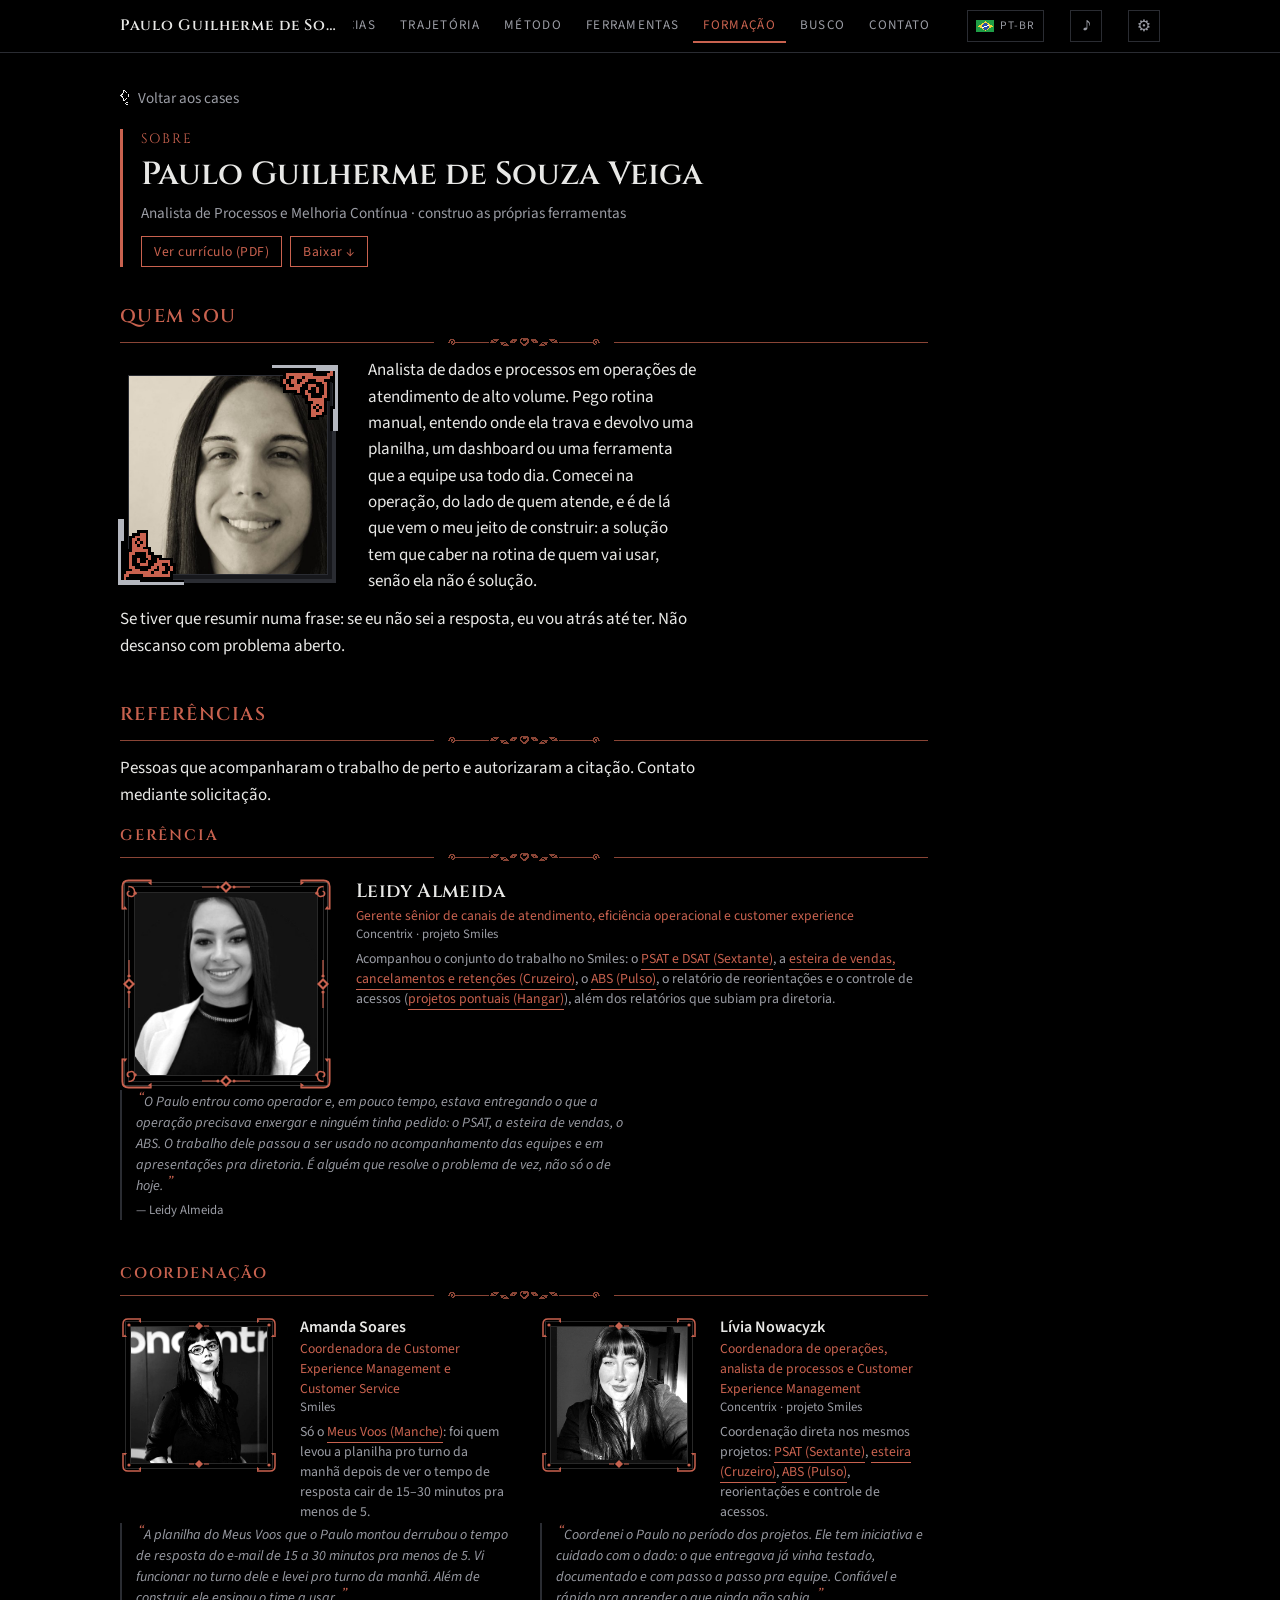
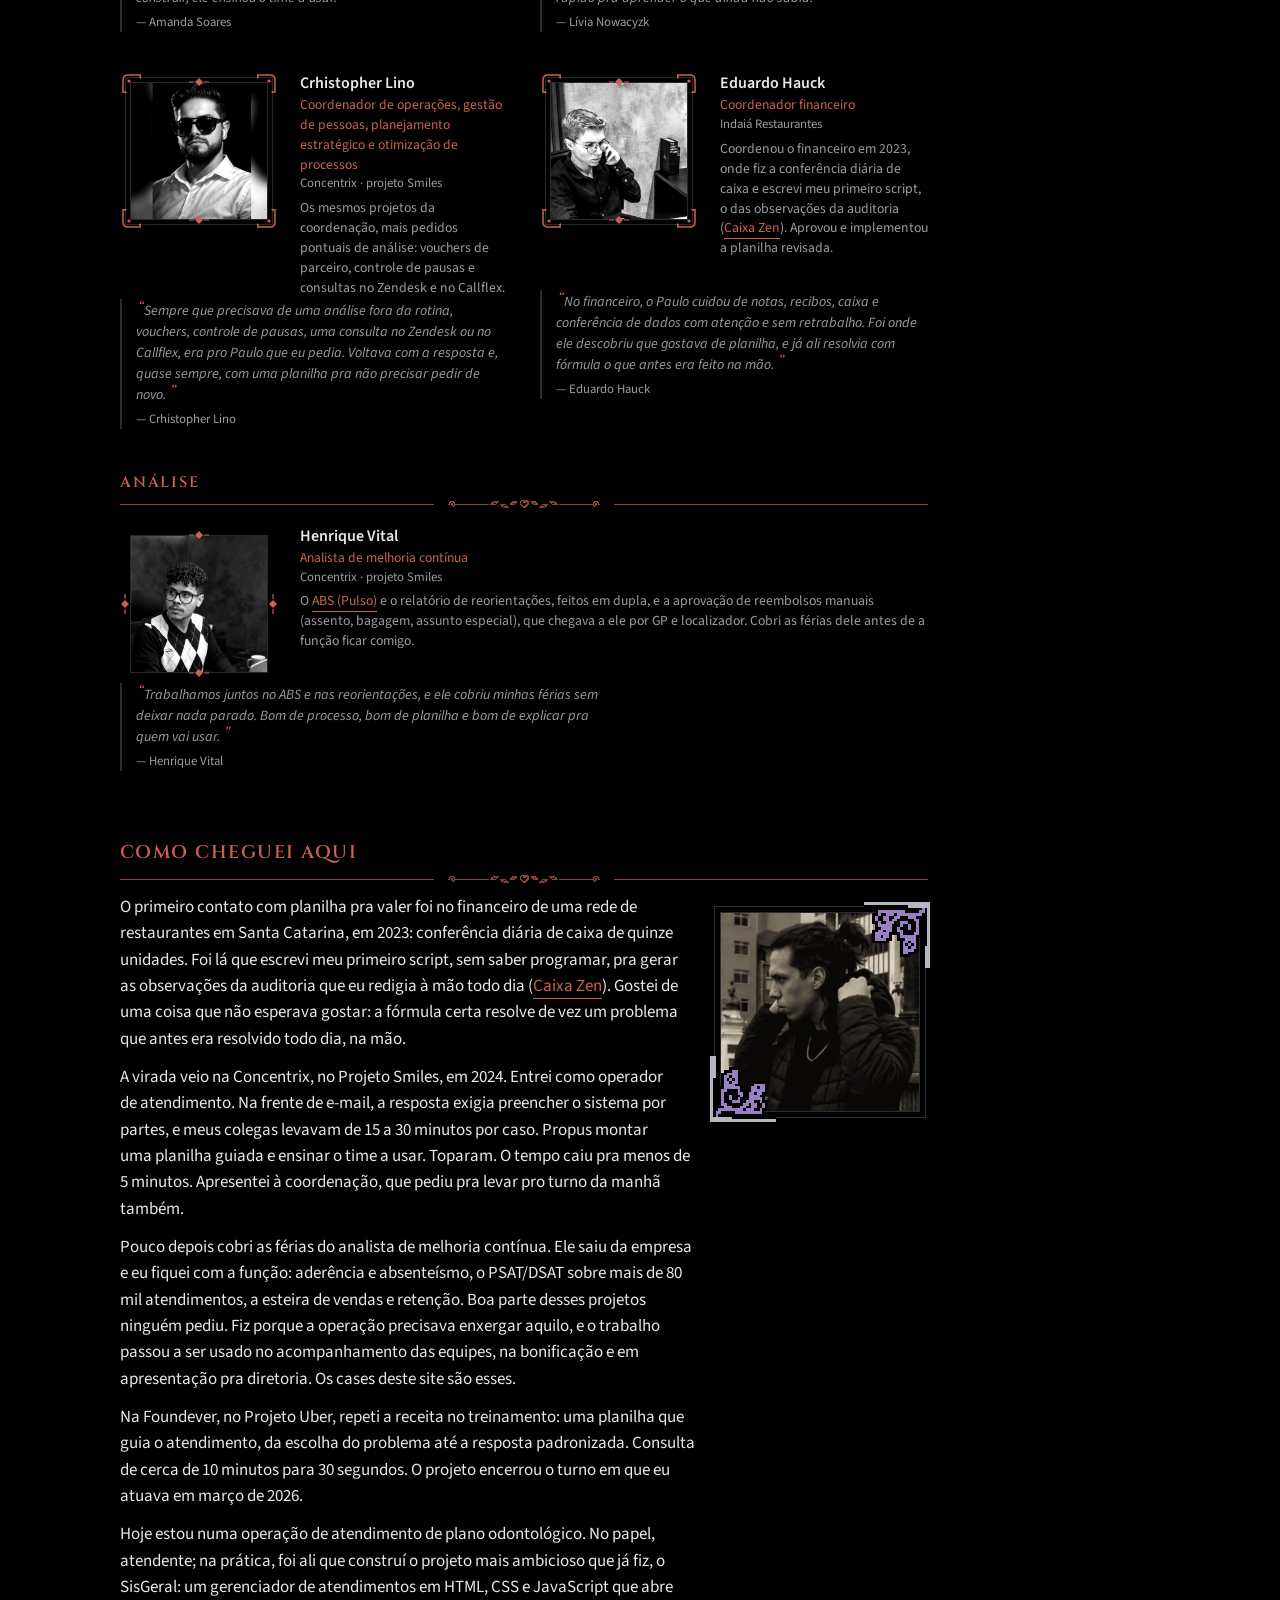
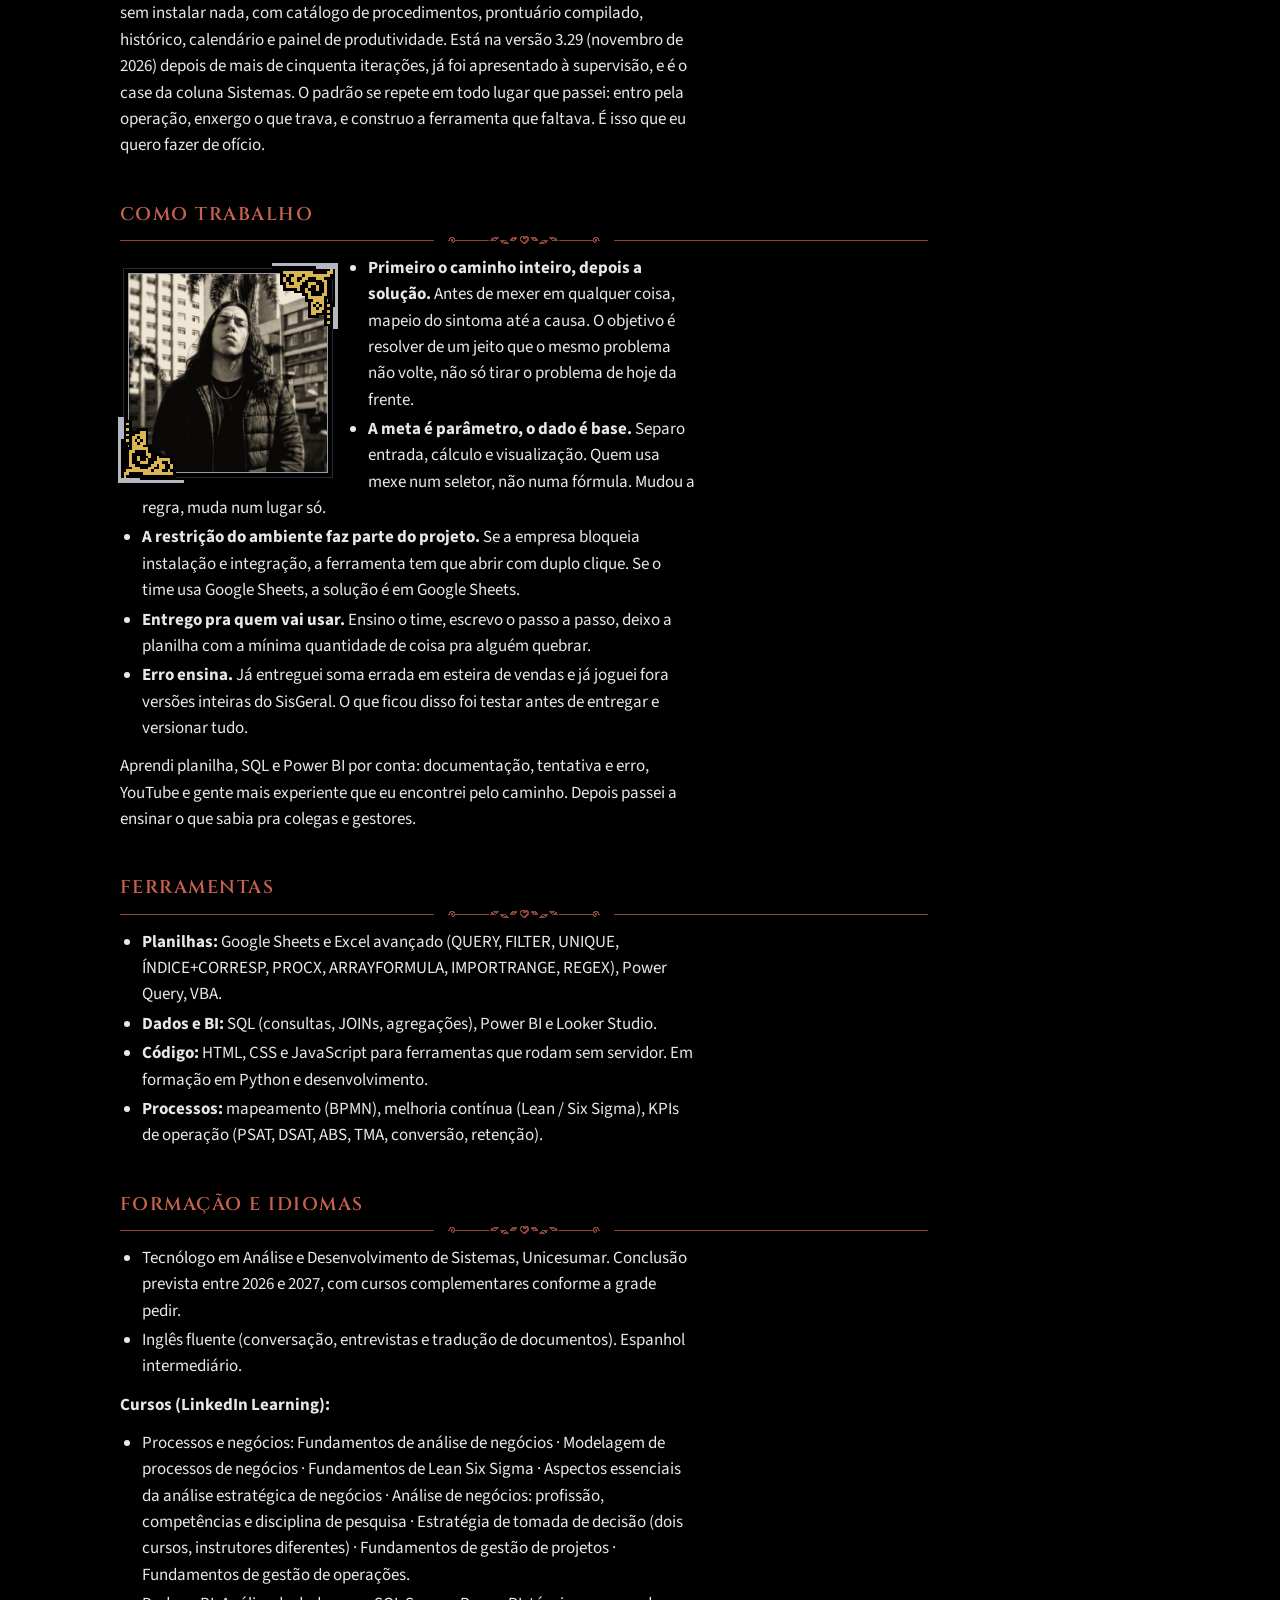
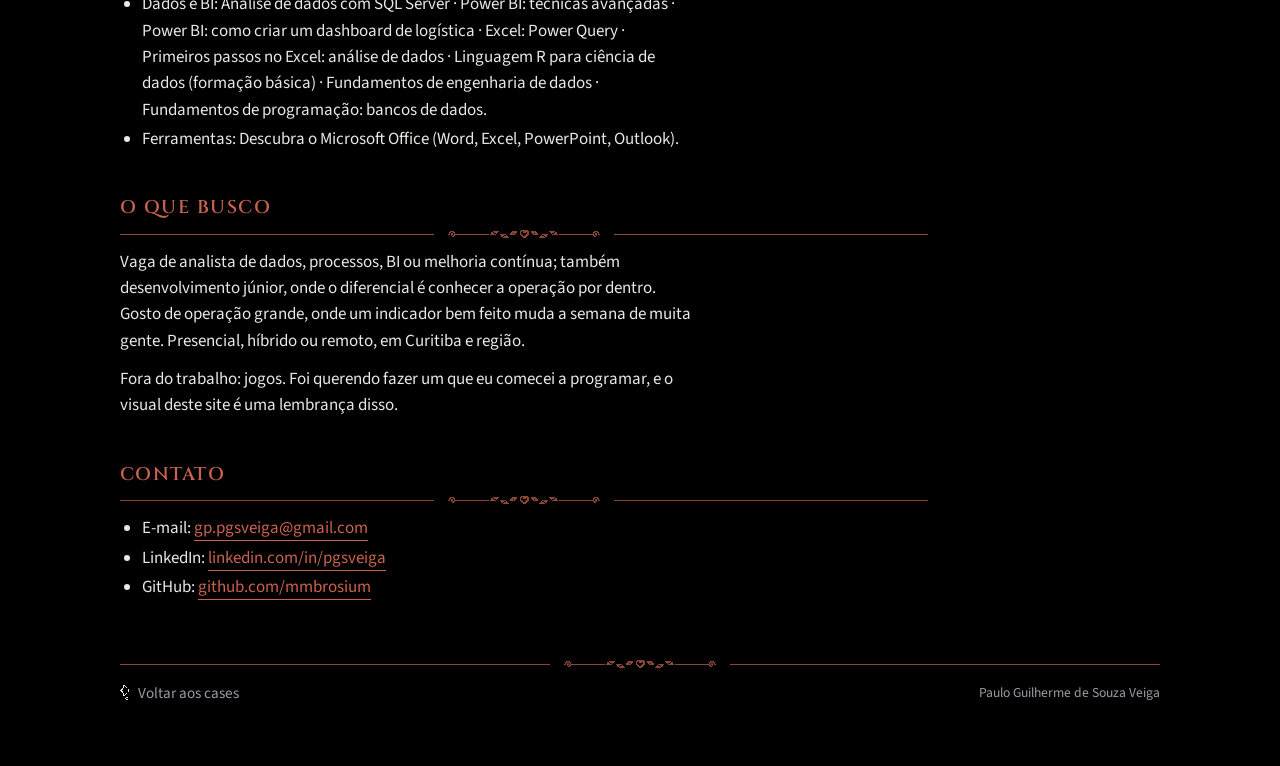
<file: sobre.html>
<!DOCTYPE html>
<html lang="pt-BR">
<head>
  <meta charset="UTF-8">
  <meta name="viewport" content="width=device-width, initial-scale=1.0">
  <title>Sobre · Paulo Guilherme Veiga</title>
  <meta name="description" content="Quem é Paulo Guilherme de Souza Veiga: trajetória, jeito de trabalhar, ferramentas e o que busca.">
  <link rel="icon" href="assets/favicon-vermelho.svg" id="fav" type="image/svg+xml">
  <link rel="icon" href="assets/favicon.png" sizes="64x64">
  <meta property="og:type" content="website">
  <meta property="og:site_name" content="Paulo Guilherme de Souza Veiga · Cases">
  <meta property="og:title" content="Sobre · Paulo Guilherme de Souza Veiga">
  <meta property="og:description" content="Quem é Paulo Guilherme de Souza Veiga: trajetória, jeito de trabalhar, ferramentas e o que busca.">
  <meta property="og:image" content="https://mmbrosium.github.io/assets/og.png">
  <meta property="og:image:width" content="1200">
  <meta property="og:image:height" content="630">
  <meta name="twitter:card" content="summary_large_image">
  <link rel="preconnect" href="https://fonts.googleapis.com">
  <link rel="stylesheet" href="https://fonts.googleapis.com/css2?family=Cinzel:wght@500;600&family=Source+Sans+3:ital,wght@0,400;0,600;1,400&display=swap">
  <link rel="stylesheet" href="style.css">
</head>
<body class="pg-sobre">
  <div class="orn l" aria-hidden="true"></div>
  <div class="orn r" aria-hidden="true"></div>

  <nav class="topbar" aria-label="Seções">
    <div class="topbar-in">
      <a class="brand" href="index.html" id="brand">…</a>
      <div class="topnav" id="topnav"></div>
      <button type="button" class="lang" id="lang" title="English"><img src="assets/flag-br.png" alt=""><span>PT-BR</span></button>
      <button type="button" class="snd" id="snd" aria-pressed="false" title="Som de interface (desligado)">♪</button>
      <a class="snd nav-log" href="changelog.html" title="Changelog">⚙</a>
    </div>
  </nav>

  <main class="wrap">
    <a class="back" href="index.html" data-ui="back">Voltar aos cases</a>
    <header class="case-head" id="topo" style="--c:var(--sobre)">
      <p class="cat" data-ui="about">Sobre</p>
      <h1 id="s-nome">…</h1>
      <p class="meta" id="s-cargo"></p>
    </header>
    <article class="md sobre" id="sobre-md"><p style="color:var(--muted)" data-ui="loading">Carregando…</p></article>
    <footer class="foot">
      <a class="back" href="index.html" style="margin:0" data-ui="back">Voltar aos cases</a>
      <span id="foot-nome"></span>
    </footer>
  </main>

  <script src="assets/marked.min.js"></script>
  <script src="assets/ornamentos.js"></script>
  <script src="assets/ornamentos2.js"></script>
  <script src="cases.js"></script>
  <script src="sobre.js"></script>
  <script src="app.js"></script>
</body>
</html>
</file>
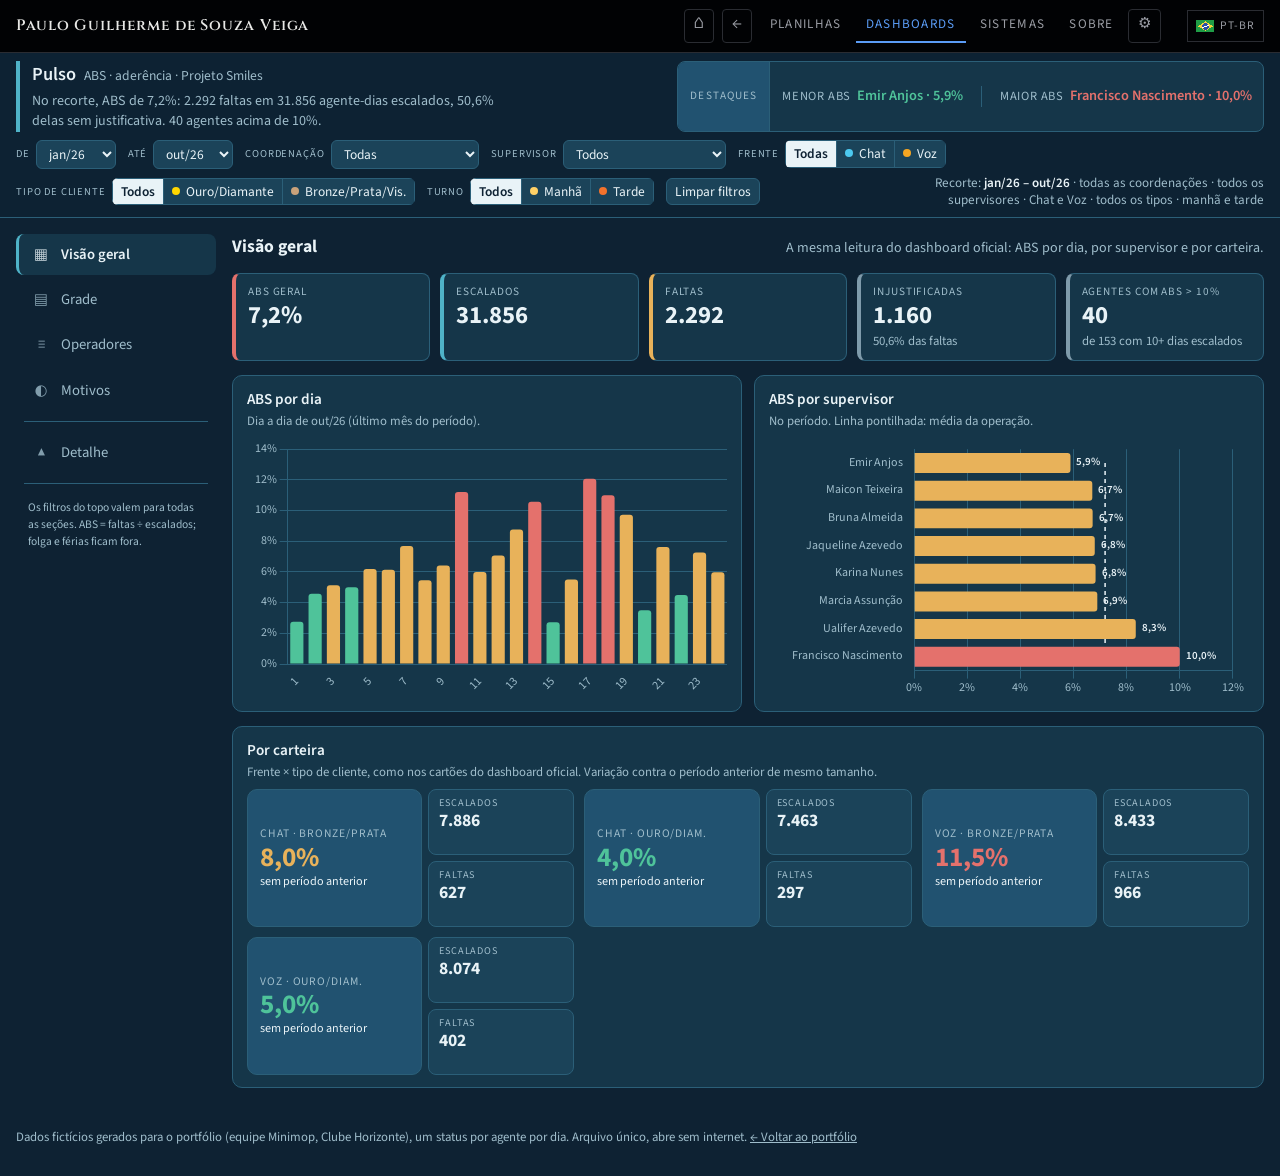
<file: dashboards/abs.html>
<!DOCTYPE html>
<html lang="pt-BR">
<head>
<meta charset="UTF-8">
<meta name="viewport" content="width=device-width, initial-scale=1.0">
<title>Pulso · ABS · Projeto Smiles</title>
<link rel="icon" href="../assets/favicon-azul.svg" type="image/svg+xml">
<link rel="stylesheet" href="https://fonts.googleapis.com/css2?family=Cinzel:wght@500;600&family=Source+Sans+3:wght@400;600;700&display=swap">
<style>
  :root {
    --bg: #0e2233; --panel: #153649; --panel-2: #1b4359; --panel-3: #215270; --line: #2b5f78; --fg: #e9f3f7; --muted: #9fbdcb;
    --blue: #4fb3c8; --blue-2: #8ad4e3; --sky: #d6e8ef; --green: #4fc39a; --amber: #e8b25a; --red: #e4716c; --grey: #7f9bab;
    --chat: #4cc9f0; --voz: #f5a623; --manha: #ffd166; --tarde: #f3722c; --do: #ffd700; --bpv: #c9a27a;
    --font: "Source Sans 3", "Segoe UI", system-ui, sans-serif; --side: 200px;
  }
  * { box-sizing: border-box; }
  html { color-scheme: dark; scroll-behavior: smooth; }
  body { margin: 0; background: var(--bg); color: var(--fg); font-family: var(--font); font-size: 15px; line-height: 1.45; font-variant-numeric: tabular-nums; }
  a { color: inherit; }
  .top { position: sticky; top: 0; z-index: 20; background: rgba(14,34,51,.94); backdrop-filter: blur(6px); border-bottom: 1px solid var(--line); padding: 12px max(16px, env(safe-area-inset-right, 0px)) 10px max(16px, env(safe-area-inset-left, 0px)); }
  .top-in { max-width: 1400px; margin: 0 auto; display: flex; flex-direction: column; gap: 10px; }
  .title-row { display: grid; grid-template-columns: minmax(0, 1.1fr) minmax(0, 1fr); gap: 16px; align-items: stretch; }
  @media (max-width: 900px) { .title-row { grid-template-columns: 1fr; } }
  .title-row > div:first-child { border-left: 4px solid var(--rec, var(--blue)); padding-left: 12px; }
  h1 { margin: 0; font-size: 1.3rem; font-weight: 600; }
  h1 small { font-weight: 400; color: var(--muted); font-size: .85rem; margin-left: 8px; }
  .sub { margin: 3px 0 0; color: var(--muted); font-size: .92rem; max-width: 70ch; }
  .ticker { background: var(--panel); border: 1px solid var(--line); border-radius: 8px; overflow: hidden; display: flex; align-items: stretch; min-height: 52px; }
  .ticker .track-wrap { flex: 1; min-width: 0; overflow: hidden; display: flex; align-items: center; }
  .ticker .tag { flex-shrink: 0; align-self: stretch; display: flex; align-items: center; padding: 0 12px; background: var(--panel-3); font-size: .7rem; letter-spacing: .1em; text-transform: uppercase; color: var(--muted); border-right: 1px solid var(--line); }
  .ticker .track { display: flex; white-space: nowrap; animation: roll 55s linear infinite; padding-left: 12px; width: max-content; }
  .ticker:hover .track { animation-play-state: paused; }
  .ticker .it { display: inline-flex; align-items: baseline; gap: 6px; padding: 0 18px 0 0; margin-right: 18px; border-right: 1px solid var(--line); font-size: .9rem; }
  .ticker .it .l { color: var(--muted); font-size: .78rem; text-transform: uppercase; letter-spacing: .05em; }
  .ticker .it .n { font-weight: 600; }
  .up { color: var(--green); } .down { color: var(--red); } .warn { color: var(--amber); }
  @keyframes roll { from { transform: translateX(0); } to { transform: translateX(-50%); } }
  .filters { display: flex; flex-wrap: wrap; gap: 8px 16px; align-items: flex-end; }
  .f { display: flex; flex-direction: column; gap: 3px; }
  .f label { font-size: .68rem; letter-spacing: .08em; text-transform: uppercase; color: var(--muted); }
  select, .seg button, .btn { font: inherit; font-size: .88rem; color: var(--fg); background: var(--panel-2); border: 1px solid var(--line); border-radius: 6px; padding: 5px 9px; cursor: pointer; }
  select:focus-visible, .seg button:focus-visible, .btn:focus-visible, .side button:focus-visible { outline: 2px solid var(--sky); outline-offset: 1px; }
  .seg { display: inline-flex; border-radius: 6px; overflow: hidden; }
  .seg button { border-radius: 0; border-right-width: 0; }
  .seg button:last-child { border-right-width: 1px; }
  .seg button[aria-pressed="true"] { background: var(--fg); color: var(--bg); font-weight: 600; }
  .seg button[data-v]::before { content: ""; display: inline-block; width: 8px; height: 8px; border-radius: 50%; margin-right: 6px; background: var(--dot, transparent); vertical-align: 1px; }
  .seg button[data-v=""]::before { display: none; }
  .seg button[data-v="Chat"] { --dot: var(--chat); } .seg button[data-v="Voz"] { --dot: var(--voz); }
  .seg button[data-v="Manhã"] { --dot: var(--manha); } .seg button[data-v="Tarde"] { --dot: var(--tarde); }
  .seg button[data-v="D+O"] { --dot: var(--do); } .seg button[data-v="BPV"] { --dot: var(--bpv); }
  .seg button[data-v]:not([data-v=""])[aria-pressed="true"] { background: var(--dot); color: #0e2233; }
  .crumb { font-size: .82rem; color: var(--muted); } .crumb b { color: var(--fg); font-weight: 600; }
  .body { max-width: 1400px; margin: 0 auto; display: grid; grid-template-columns: var(--side) minmax(0, 1fr); gap: 16px; padding: 16px max(16px, env(safe-area-inset-right, 0px)) 40px max(16px, env(safe-area-inset-left, 0px)); }
  .side { position: sticky; top: 196px; align-self: start; display: flex; flex-direction: column; gap: 4px; }
  .side button { all: unset; cursor: pointer; display: flex; align-items: center; gap: 10px; padding: 10px 12px; border-radius: 8px; color: var(--muted); font-size: .92rem; border-left: 3px solid transparent; transition: background .15s, color .15s; }
  .side button:hover { background: var(--panel); color: var(--fg); }
  .side button[aria-current="page"] { background: var(--panel); color: var(--fg); border-left-color: var(--blue); font-weight: 600; }
  .side button .ic { width: 20px; text-align: center; opacity: .8; }
  .side .sep { height: 1px; background: var(--line); margin: 6px 8px; }
  .side .hint { font-size: .72rem; color: var(--muted); padding: 6px 12px; }
  @media (max-width: 900px) {
    .top { position: static; } .body { grid-template-columns: 1fr; }
    .side { position: static; flex-direction: row; overflow-x: auto; gap: 6px; padding-bottom: 4px; }
    .side button { border-left: 0; border-bottom: 3px solid transparent; white-space: nowrap; }
    .side button[aria-current="page"] { border-bottom-color: var(--blue); }
    .side .sep, .side .hint { display: none; }
  }
  .panels { position: relative; min-width: 0; }
  .panel { display: none; flex-direction: column; gap: 14px; } .panel.on { display: flex; }
  .panel.slide-l { animation: slideL .28s ease-out; } .panel.slide-r { animation: slideR .28s ease-out; }
  @keyframes slideL { from { opacity: 0; transform: translateX(40px); } to { opacity: 1; transform: none; } }
  @keyframes slideR { from { opacity: 0; transform: translateX(-40px); } to { opacity: 1; transform: none; } }
  .ph { display: flex; justify-content: space-between; align-items: baseline; gap: 12px; flex-wrap: wrap; }
  .ph h2 { margin: 0; font-size: 1.1rem; } .ph p { margin: 0; color: var(--muted); font-size: .88rem; }
  .tiles { display: grid; grid-template-columns: repeat(auto-fit, minmax(150px, 1fr)); gap: 10px; }
  .tile { background: var(--panel); border: 1px solid var(--line); border-left: 4px solid var(--blue); border-radius: 8px; padding: 10px 12px; min-width: 0; }
  .tile.red { border-left-color: var(--red); } .tile.amber { border-left-color: var(--amber); } .tile.green { border-left-color: var(--green); } .tile.grey { border-left-color: var(--grey); }
  .tile .k { font-size: .7rem; letter-spacing: .08em; text-transform: uppercase; color: var(--muted); }
  .tile .v { font-size: 1.55rem; font-weight: 700; margin: 2px 0; line-height: 1.1; }
  .tile .d { font-size: .8rem; color: var(--muted); }
  .card { background: var(--panel); border: 1px solid var(--line); border-radius: 10px; padding: 12px 14px; min-width: 0; }
  .card h3 { margin: 0 0 2px; font-size: .95rem; font-weight: 600; }
  .card .note { margin: 0 0 8px; color: var(--muted); font-size: .8rem; }
  .ch { position: relative; height: 260px; }
  .grid { display: grid; grid-template-columns: repeat(auto-fit, minmax(min(100%, 440px), 1fr)); gap: 12px; }
  .grid .wide { grid-column: 1 / -1; }
  .hrow { display: flex; justify-content: space-between; align-items: center; gap: 10px; flex-wrap: wrap; }
  .seg.small button { padding: 3px 9px; font-size: .78rem; }
  /* carteiras: cartões como no Looker (grande + dois pequenos) */
  .wallets { display: grid; grid-template-columns: repeat(auto-fit, minmax(min(100%, 300px), 1fr)); gap: 10px; }
  .wal { display: grid; grid-template-columns: 1.2fr 1fr; grid-template-rows: 1fr 1fr; gap: 6px; }
  .wal .big { grid-row: 1 / 3; background: var(--panel-3); border: 1px solid var(--line); border-radius: 10px; padding: 10px 12px; display: flex; flex-direction: column; justify-content: center; }
  .wal .big .k { font-size: .72rem; letter-spacing: .08em; text-transform: uppercase; color: var(--muted); }
  .wal .big .v { font-size: 1.7rem; font-weight: 700; line-height: 1.1; }
  .wal .big .d, .wal .sm .d { font-size: .76rem; }
  .wal .sm { background: var(--panel-2); border: 1px solid var(--line); border-radius: 8px; padding: 6px 10px; }
  .wal .sm .k { font-size: .64rem; letter-spacing: .08em; text-transform: uppercase; color: var(--muted); }
  .wal .sm .v { font-size: 1.1rem; font-weight: 700; line-height: 1.1; }
  /* mapa de calor / grade */
  .hm-wrap { overflow-x: auto; }
  .hm { border-collapse: separate; border-spacing: 2px; font-size: .78rem; width: 100%; }
  .hm th { font-weight: 600; color: var(--muted); text-align: center; padding: 2px 0; font-size: .72rem; }
  .hm th.n { text-align: left; white-space: nowrap; padding-right: 8px; color: var(--fg); cursor: pointer; }
  .hm th.n:hover { color: var(--blue-2); }
  .hm td { text-align: center; padding: 4px 0; border-radius: 3px; background: var(--panel-2); color: var(--fg); min-width: 28px; }
  .hm td.v { color: #f4f7fb; font-weight: 600; }
  .hm td.e { color: var(--muted); }
  .hm tr.sum td { font-weight: 700; background: var(--panel-3); }
  .hm td.st { font-weight: 700; font-size: .72rem; }
  .st-P { background: #2b6f66 !important; } .st-F { background: #35505c !important; color: var(--muted) !important; } .st-V { background: #2f5a86 !important; } .st-J { background: #8a682a !important; } .st-I { background: #7a3842 !important; } .st-- { background: transparent !important; color: var(--muted) !important; }
  .legend { display: flex; gap: 14px; flex-wrap: wrap; font-size: .78rem; color: var(--muted); align-items: center; }
  .legend i { display: inline-block; width: 14px; height: 10px; border-radius: 2px; margin-right: 5px; vertical-align: -1px; }
  .legend .scale { display: inline-block; width: 120px; height: 10px; border-radius: 2px; vertical-align: -1px; margin: 0 6px; background: linear-gradient(90deg, rgb(44,128,108), rgb(138,104,42), rgb(122,56,66)); }
  .tbl-wrap { overflow-x: auto; max-height: 520px; overflow-y: auto; }
  table.tbl { width: 100%; border-collapse: collapse; font-size: .86rem; }
  .tbl th, .tbl td { padding: 6px 8px; border-bottom: 1px solid var(--line); text-align: right; white-space: nowrap; }
  .tbl th { color: var(--muted); font-weight: 600; font-size: .74rem; letter-spacing: .05em; text-transform: uppercase; cursor: pointer; position: sticky; top: 0; background: var(--panel); }
  .tbl th:first-child, .tbl td:first-child { text-align: left; }
  td.bar { position: relative; }
  td.bar::before { content: ""; position: absolute; left: 4px; top: 25%; height: 50%; width: calc(var(--w) * (100% - 8px)); background: var(--red); opacity: .3; border-radius: 3px; }
  .pill { display: inline-block; padding: 1px 8px; border-radius: 10px; font-size: .78rem; font-weight: 600; }
  .pill.ok { background: rgba(79,195,154,.18); color: var(--green); } .pill.mid { background: rgba(232,178,90,.18); color: var(--amber); } .pill.bad { background: rgba(228,113,108,.18); color: var(--red); } .pill.na { background: var(--panel-2); color: var(--muted); }
  .defs { display: grid; grid-template-columns: repeat(auto-fit, minmax(min(100%, 18rem), 1fr)); gap: 6px 18px; font-size: .8rem; color: var(--muted); }
  .defs b { color: var(--fg); }
  footer { max-width: 1400px; margin: 0 auto; padding: 0 16px 30px; color: var(--muted); font-size: .8rem; }
  
  /* ---- faixa do portfólio (mesma da inicial) ---- */
  .pbar { position: sticky; top: 0; z-index: 30; background: rgba(0,0,0,.92); backdrop-filter: blur(6px); border-bottom: 1px solid #2a2c32; }
  .pbar-in { max-width: 1400px; margin: 0 auto; display: flex; align-items: center; gap: 16px; height: 52px; padding: 0 16px; }
  .pbrand { font-family: "Cinzel", "Times New Roman", serif; font-weight: 600; letter-spacing: .06em; text-decoration: none; font-size: .95rem; color: #e8e8e6; white-space: nowrap; overflow: hidden; text-overflow: ellipsis; min-width: 0; }
  .pnav { display: flex; gap: 4px; margin-left: auto; min-width: 0; overflow-x: auto; scrollbar-width: none; }
  .pnav::-webkit-scrollbar { display: none; }
  .pnav a { white-space: nowrap; text-decoration: none; color: #9a9ca4; font-size: .82rem; letter-spacing: .1em; text-transform: uppercase; padding: 6px 10px; border-bottom: 2px solid transparent; transition: color .15s, border-color .15s; }
  .pnav a[data-cat="planilhas"]:hover { color: #58c98a; border-bottom-color: #58c98a; }
  .pnav a[data-cat="dashboards"].on, .pnav a[data-cat="dashboards"]:hover { color: #5b9cf6; border-bottom-color: #5b9cf6; }
  .pnav a[data-cat="sistemas"]:hover { color: #f2a65a; border-bottom-color: #f2a65a; }
  .pnav a.nav-sobre:hover { color: #c9624f; border-bottom-color: #c9624f; }
  .pnav a.nav-ico { font-size: 1rem; padding: 4px 9px; letter-spacing: 0; text-transform: none; border: 1px solid #2a2c32; border-radius: 4px; margin-right: 4px; line-height: 1.2; }
  .pnav a.nav-ico:hover { color: #e8e8e6; border-color: #e8e8e6; }
  .pnav a.nav-log { font-size: .95rem; padding: 4px 9px; letter-spacing: 0; text-transform: none; border: 1px solid #2a2c32; border-radius: 4px; line-height: 1.2; }
  .pnav a.nav-log:hover { color: #39c6d6; border-color: #39c6d6; }
  .plang { all: unset; cursor: pointer; display: inline-flex; align-items: center; gap: 6px; height: 30px; padding: 0 8px; margin-left: 10px; border: 1px solid #2a2c32; color: #9a9ca4; font-size: .72rem; letter-spacing: .08em; flex-shrink: 0; transition: color .15s, border-color .15s; }
  .plang img { width: 18px; height: 12px; image-rendering: pixelated; display: block; }
  .plang:hover { color: #e8e8e6; border-color: #e8e8e6; }
  @media (max-width: 520px) { .pbrand { display: none; } .plang span { display: none; } }
  /* o cabeçalho do dashboard gruda logo abaixo da faixa */
  .top { top: 52px; }
  .side { top: 190px; }
  .back-port { display: none; }
  /* ---- filtros compactos: uma linha, rótulo ao lado do controle, recorte à direita ---- */
  .filters { display: flex; flex-wrap: wrap; gap: 6px 12px; align-items: center; }
  .f { display: flex; flex-direction: row; align-items: center; gap: 6px; }
  .f label { font-size: .66rem; letter-spacing: .08em; text-transform: uppercase; color: var(--muted); white-space: nowrap; }
  select, .seg button, .btn { padding: 3px 8px; font-size: .84rem; }
  .filters .crumb { margin-left: auto; text-align: right; max-width: 48ch; line-height: 1.3; }
  .crumb:empty { display: none; }
  .top-in { gap: 8px; }
  .top { padding-top: 8px; padding-bottom: 8px; }
  h1 { font-size: 1.15rem; }
  .sub { font-size: .88rem; }
  .ticker { min-height: 46px; }
  @media (max-width: 900px) { .filters .crumb { margin-left: 0; text-align: left; max-width: none; } .side { top: 0; } }
  @view-transition { navigation: auto; }
  /* transição de página, igual à do site */
  .pbar, .top, .body, footer { animation: pagein .38s ease-out both; }
  @keyframes pagein { from { opacity: 0; transform: translateY(8px); } to { opacity: 1; transform: none; } }
  body.leaving .pbar, body.leaving .top, body.leaving .body, body.leaving footer { animation: none; opacity: 0; transform: translateY(-6px); transition: opacity .24s ease, transform .24s ease; }

</style>
</head>
<body>

<nav class="pbar" aria-label="Portfólio">
  <div class="pbar-in">
    <a class="pbrand" href="../index.html">Paulo Guilherme de Souza Veiga</a>
    <div class="pnav">
      <a href="../index.html" class="nav-ico" title="Página inicial" data-en-title="Home">⌂</a>
      <a href="../index.html" class="nav-ico" id="pnav-back" title="Voltar" data-en-title="Back">←</a>
      <a href="../index.html#cat-planilhas" data-cat="planilhas" data-en="Spreadsheets">Planilhas</a>
      <a href="../index.html#cat-dashboards" data-cat="dashboards" class="on">Dashboards</a>
      <a href="../index.html#cat-sistemas" data-cat="sistemas" data-en="Systems">Sistemas</a>
      <a href="../sobre.html" class="nav-sobre" data-en="About">Sobre</a>
      <a href="../changelog.html" class="nav-log" title="Changelog">⚙</a>
    </div>
    <button type="button" class="plang" id="plang" title="English"><img src="../assets/flag-br.png" alt=""><span>PT-BR</span></button>
  </div>
</nav>

<header class="top">
  <div class="top-in">
    <div class="title-row">
      <div>
        <h1><span data-en="Pulse">Pulso</span><small data-en="ABS · attendance · Smiles Project">ABS · aderência · Projeto Smiles</small></h1>
        <p class="sub" id="takeaway">—</p>
      </div>
      <div class="ticker" aria-label="Destaques do recorte"><div class="tag" data-en="Highlights">Destaques</div><div class="track-wrap"><div class="track" id="ticker"></div></div></div>
    </div>
    <div class="filters">
      <div class="f"><label for="f-de" data-en="From">De</label><select id="f-de"></select></div>
      <div class="f"><label for="f-ate" data-en="To">Até</label><select id="f-ate"></select></div>
      <div class="f"><label for="f-coord" data-en="Coordination">Coordenação</label><select id="f-coord"></select></div>
      <div class="f"><label for="f-sup" data-en="Supervisor">Supervisor</label><select id="f-sup"></select></div>
      <div class="f"><label data-en="Channel">Frente</label><div class="seg" id="f-canal"><button type="button" data-v="" aria-pressed="true" data-en="All">Todas</button><button type="button" data-v="Chat">Chat</button><button type="button" data-v="Voz" data-en="Voice">Voz</button></div></div>
      <div class="f"><label data-en="Customer tier">Tipo de cliente</label><div class="seg" id="f-tipo"><button type="button" data-v="" aria-pressed="true" data-en="All">Todos</button><button type="button" data-v="D+O" data-en="Gold/Diamond">Ouro/Diamante</button><button type="button" data-v="BPV" data-en="Bronze/Silver/Vis.">Bronze/Prata/Vis.</button></div></div>
      <div class="f"><label data-en="Shift">Turno</label><div class="seg" id="f-turno"><button type="button" data-v="" aria-pressed="true" data-en="All">Todos</button><button type="button" data-v="Manhã" data-en="Morning">Manhã</button><button type="button" data-v="Tarde" data-en="Afternoon">Tarde</button></div></div>
      <button type="button" class="btn" id="f-reset" data-en="Clear filters">Limpar filtros</button>
      <div class="crumb" id="crumb"></div>
    </div>
  </div>
</header>

<div class="body">
  <nav class="side" id="side" aria-label="Seções">
    <button type="button" data-p="geral" aria-current="page"><span class="ic">▦</span><span data-en="Overview">Visão geral</span></button>
    <button type="button" data-p="grade"><span class="ic">▤</span><span data-en="Grid">Grade</span></button>
    <button type="button" data-p="operadores"><span class="ic">≡</span><span data-en="Agents">Operadores</span></button>
    <button type="button" data-p="motivos"><span class="ic">◐</span><span data-en="Reasons">Motivos</span></button>
    <div class="sep"></div>
    <button type="button" data-p="detalhe"><span class="ic">▲</span><span data-en="Detail">Detalhe</span></button>
    <div class="sep"></div>
    <div class="hint" data-en="Top filters apply to every section. ABS = absences ÷ scheduled; days off and vacation are left out.">Os filtros do topo valem para todas as seções. ABS = faltas ÷ escalados; folga e férias ficam fora.</div>
  </nav>

  <main class="panels" id="panels">
    <!-- VISÃO GERAL -->
    <section class="panel on" data-p="geral">
      <div class="ph"><h2 data-en="Overview">Visão geral</h2><p data-en="The same reading as the official dashboard: ABS by day, by supervisor and by portfolio.">A mesma leitura do dashboard oficial: ABS por dia, por supervisor e por carteira.</p></div>
      <div class="tiles">
        <div class="tile red"><div class="k" data-en="ABS overall">ABS geral</div><div class="v" id="k-abs">—</div><div class="d" id="d-abs"></div></div>
        <div class="tile"><div class="k" data-en="Scheduled">Escalados</div><div class="v" id="k-esc">—</div><div class="d" id="d-esc"></div></div>
        <div class="tile amber"><div class="k" data-en="Absences">Faltas</div><div class="v" id="k-fal">—</div><div class="d" id="d-fal"></div></div>
        <div class="tile grey"><div class="k" data-en="Unjustified">Injustificadas</div><div class="v" id="k-inj">—</div><div class="d" id="d-inj"></div></div>
        <div class="tile grey"><div class="k" data-en="Agents with ABS > 10%">Agentes com ABS > 10%</div><div class="v" id="k-ag">—</div><div class="d" id="d-ag"></div></div>
      </div>
      <div class="grid">
        <div class="card"><h3 data-en="ABS by day">ABS por dia</h3><p class="note" id="n-dia">—</p><div class="ch"><canvas id="g1"></canvas></div></div>
        <div class="card"><h3 data-en="ABS by supervisor">ABS por supervisor</h3><p class="note" data-en="In the period. Dotted line: operation average.">No período. Linha pontilhada: média da operação.</p><div class="ch"><canvas id="g2"></canvas></div></div>
      </div>
      <div class="card"><h3 data-en="By portfolio">Por carteira</h3><p class="note" data-en="Channel × customer tier, as in the official dashboard's cards. Variation against the previous period of the same length.">Frente × tipo de cliente, como nos cartões do dashboard oficial. Variação contra o período anterior de mesmo tamanho.</p><div class="wallets" id="wallets"></div></div>
    </section>

    <!-- GRADE -->
    <section class="panel" data-p="grade">
      <div class="ph"><h2 data-en="Grid">Grade</h2><p data-en="The supervisors' spreadsheet, read as a heat map. Click a supervisor to open the agents' day-by-day statuses.">A planilha dos supervisores lida como mapa de calor. Clique num supervisor para abrir o status dia a dia dos agentes.</p></div>
      <div class="card">
        <div class="hrow"><h3 id="hm-h">—</h3><div style="display:flex;gap:8px;align-items:center;flex-wrap:wrap"><label class="crumb" for="hm-mes" data-en="Month">Mês</label><select id="hm-mes"></select><button type="button" class="btn" id="hm-up" hidden data-en="↑ Back to supervisors">↑ Voltar aos supervisores</button></div></div>
        <p class="note" id="hm-note"></p>
        <div class="legend" id="hm-leg"></div>
        <div class="hm-wrap"><table class="hm" id="hm"></table></div>
      </div>
    </section>

    <!-- OPERADORES -->
    <section class="panel" data-p="operadores">
      <div class="ph"><h2 data-en="Agents">Operadores</h2><p data-en="The 'ABS summary' table: presences and absences per agent in the period. Click a header to sort.">A tabela "Resumo ABS": presenças e faltas por operador no período. Clique no cabeçalho para ordenar.</p></div>
      <div class="card"><div class="tbl-wrap"><table class="tbl" id="ops"></table></div></div>
    </section>

    <!-- MOTIVOS -->
    <section class="panel" data-p="motivos">
      <div class="ph"><h2 data-en="Reasons">Motivos</h2><p data-en="What the absence was, and when it happens.">O que foi a falta, e quando ela acontece.</p></div>
      <div class="grid">
        <div class="card"><h3 data-en="Justified × unjustified, by month">Justificadas × injustificadas, por mês</h3><p class="note" data-en="Both count as absence. The unjustified share is what supervision acts on.">As duas contam como falta. A injustificada é a que a supervisão age em cima.</p><div class="ch"><canvas id="m1"></canvas></div></div>
        <div class="card"><h3 data-en="ABS by weekday">ABS por dia da semana</h3><p class="note" data-en="Monday and Saturday usually lead.">Segunda e sábado costumam liderar.</p><div class="ch"><canvas id="m2"></canvas></div></div>
        <div class="card"><h3 data-en="Status mix in the period">Mistura de status no período</h3><p class="note" data-en="Every agent-day in the slice.">Todos os agente-dia do recorte.</p><div class="ch"><canvas id="m3"></canvas></div></div>
        <div class="card"><h3 data-en="ABS by shift and channel">ABS por turno e frente</h3><p class="note" data-en="Four combinations, side by side.">Quatro combinações, lado a lado.</p><div class="ch"><canvas id="m4"></canvas></div></div>
      </div>
      <div class="card"><h3 data-en="Definitions">Definições</h3><div class="defs">
        <div><b data-en="Scheduled">Escalados</b> = <span data-en="present + absent (justified and unjustified).">presentes + faltas (justificadas e injustificadas).</span></div>
        <div><b>ABS</b> = <span data-en="absences ÷ scheduled. Days off and vacation are not scheduled days.">faltas ÷ escalados. Folga e férias não são dias escalados.</span></div>
        <div><b data-en="Justified">Justificada</b> = <span data-en="medical note, leave, agreement with supervision.">atestado, abono, licença, acordo com a supervisão.</span></div>
        <div><b data-en="Unjustified">Injustificada</b> = <span data-en="no justification registered.">sem justificativa registrada.</span></div>
      </div></div>
    </section>

    <!-- DETALHE -->
    <section class="panel" data-p="detalhe">
      <div class="ph"><h2 data-en="Detail">Detalhe</h2><p data-en="The table behind the charts, in the chosen slice.">A tabela por trás dos gráficos, no recorte escolhido.</p></div>
      <div class="card">
        <div class="hrow"><h3 data-en="Group by">Agrupar por</h3><div class="seg small" id="t-grp"><button type="button" data-v="coord" data-en="Coordination">Coordenação</button><button type="button" data-v="sup" aria-pressed="true">Supervisor</button><button type="button" data-v="cart" data-en="Portfolio">Carteira</button><button type="button" data-v="mes" data-en="Month">Mês</button></div></div>
        <div class="tbl-wrap"><table class="tbl" id="det"></table></div>
      </div>
    </section>
  </main>
</div>
<footer><span data-en="Fictitious data generated for the portfolio (Minimop team, Clube Horizonte), one status per agent per day. Single file, works offline.">Dados fictícios gerados para o portfólio (equipe Minimop, Clube Horizonte), um status por agente por dia. Arquivo único, abre sem internet.</span> <a href="../index.html" data-en="← Back to portfolio">← Voltar ao portfólio</a></footer>

<script>/*!
 * Chart.js v4.4.4
 * https://www.chartjs.org
 * (c) 2024 Chart.js Contributors
 * Released under the MIT License
 */
!function(t,e){"object"==typeof exports&&"undefined"!=typeof module?module.exports=e():"function"==typeof define&&define.amd?define(e):(t="undefined"!=typeof globalThis?globalThis:t||self).Chart=e()}(this,(function(){"use strict";var t=Object.freeze({__proto__:null,get Colors(){return Go},get Decimation(){return Qo},get Filler(){return ma},get Legend(){return ya},get SubTitle(){return ka},get Title(){return Ma},get Tooltip(){return Ba}});function e(){}const i=(()=>{let t=0;return()=>t++})();function s(t){return null==t}function n(t){if(Array.isArray&&Array.isArray(t))return!0;const e=Object.prototype.toString.call(t);return"[object"===e.slice(0,7)&&"Array]"===e.slice(-6)}function o(t){return null!==t&&"[object Object]"===Object.prototype.toString.call(t)}function a(t){return("number"==typeof t||t instanceof Number)&&isFinite(+t)}function r(t,e){return a(t)?t:e}function l(t,e){return void 0===t?e:t}const h=(t,e)=>"string"==typeof t&&t.endsWith("%")?parseFloat(t)/100:+t/e,c=(t,e)=>"string"==typeof t&&t.endsWith("%")?parseFloat(t)/100*e:+t;function d(t,e,i){if(t&&"function"==typeof t.call)return t.apply(i,e)}function u(t,e,i,s){let a,r,l;if(n(t))if(r=t.length,s)for(a=r-1;a>=0;a--)e.call(i,t[a],a);else for(a=0;a<r;a++)e.call(i,t[a],a);else if(o(t))for(l=Object.keys(t),r=l.length,a=0;a<r;a++)e.call(i,t[l[a]],l[a])}function f(t,e){let i,s,n,o;if(!t||!e||t.length!==e.length)return!1;for(i=0,s=t.length;i<s;++i)if(n=t[i],o=e[i],n.datasetIndex!==o.datasetIndex||n.index!==o.index)return!1;return!0}function g(t){if(n(t))return t.map(g);if(o(t)){const e=Object.create(null),i=Object.keys(t),s=i.length;let n=0;for(;n<s;++n)e[i[n]]=g(t[i[n]]);return e}return t}function p(t){return-1===["__proto__","prototype","constructor"].indexOf(t)}function m(t,e,i,s){if(!p(t))return;const n=e[t],a=i[t];o(n)&&o(a)?x(n,a,s):e[t]=g(a)}function x(t,e,i){const s=n(e)?e:[e],a=s.length;if(!o(t))return t;const r=(i=i||{}).merger||m;let l;for(let e=0;e<a;++e){if(l=s[e],!o(l))continue;const n=Object.keys(l);for(let e=0,s=n.length;e<s;++e)r(n[e],t,l,i)}return t}function b(t,e){return x(t,e,{merger:_})}function _(t,e,i){if(!p(t))return;const s=e[t],n=i[t];o(s)&&o(n)?b(s,n):Object.prototype.hasOwnProperty.call(e,t)||(e[t]=g(n))}const y={"":t=>t,x:t=>t.x,y:t=>t.y};function v(t){const e=t.split("."),i=[];let s="";for(const t of e)s+=t,s.endsWith("\\")?s=s.slice(0,-1)+".":(i.push(s),s="");return i}function M(t,e){const i=y[e]||(y[e]=function(t){const e=v(t);return t=>{for(const i of e){if(""===i)break;t=t&&t[i]}return t}}(e));return i(t)}function w(t){return t.charAt(0).toUpperCase()+t.slice(1)}const k=t=>void 0!==t,S=t=>"function"==typeof t,P=(t,e)=>{if(t.size!==e.size)return!1;for(const i of t)if(!e.has(i))return!1;return!0};function D(t){return"mouseup"===t.type||"click"===t.type||"contextmenu"===t.type}const C=Math.PI,O=2*C,A=O+C,T=Number.POSITIVE_INFINITY,L=C/180,E=C/2,R=C/4,I=2*C/3,z=Math.log10,F=Math.sign;function V(t,e,i){return Math.abs(t-e)<i}function B(t){const e=Math.round(t);t=V(t,e,t/1e3)?e:t;const i=Math.pow(10,Math.floor(z(t))),s=t/i;return(s<=1?1:s<=2?2:s<=5?5:10)*i}function W(t){const e=[],i=Math.sqrt(t);let s;for(s=1;s<i;s++)t%s==0&&(e.push(s),e.push(t/s));return i===(0|i)&&e.push(i),e.sort(((t,e)=>t-e)).pop(),e}function N(t){return!isNaN(parseFloat(t))&&isFinite(t)}function H(t,e){const i=Math.round(t);return i-e<=t&&i+e>=t}function j(t,e,i){let s,n,o;for(s=0,n=t.length;s<n;s++)o=t[s][i],isNaN(o)||(e.min=Math.min(e.min,o),e.max=Math.max(e.max,o))}function $(t){return t*(C/180)}function Y(t){return t*(180/C)}function U(t){if(!a(t))return;let e=1,i=0;for(;Math.round(t*e)/e!==t;)e*=10,i++;return i}function X(t,e){const i=e.x-t.x,s=e.y-t.y,n=Math.sqrt(i*i+s*s);let o=Math.atan2(s,i);return o<-.5*C&&(o+=O),{angle:o,distance:n}}function q(t,e){return Math.sqrt(Math.pow(e.x-t.x,2)+Math.pow(e.y-t.y,2))}function K(t,e){return(t-e+A)%O-C}function G(t){return(t%O+O)%O}function Z(t,e,i,s){const n=G(t),o=G(e),a=G(i),r=G(o-n),l=G(a-n),h=G(n-o),c=G(n-a);return n===o||n===a||s&&o===a||r>l&&h<c}function J(t,e,i){return Math.max(e,Math.min(i,t))}function Q(t){return J(t,-32768,32767)}function tt(t,e,i,s=1e-6){return t>=Math.min(e,i)-s&&t<=Math.max(e,i)+s}function et(t,e,i){i=i||(i=>t[i]<e);let s,n=t.length-1,o=0;for(;n-o>1;)s=o+n>>1,i(s)?o=s:n=s;return{lo:o,hi:n}}const it=(t,e,i,s)=>et(t,i,s?s=>{const n=t[s][e];return n<i||n===i&&t[s+1][e]===i}:s=>t[s][e]<i),st=(t,e,i)=>et(t,i,(s=>t[s][e]>=i));function nt(t,e,i){let s=0,n=t.length;for(;s<n&&t[s]<e;)s++;for(;n>s&&t[n-1]>i;)n--;return s>0||n<t.length?t.slice(s,n):t}const ot=["push","pop","shift","splice","unshift"];function at(t,e){t._chartjs?t._chartjs.listeners.push(e):(Object.defineProperty(t,"_chartjs",{configurable:!0,enumerable:!1,value:{listeners:[e]}}),ot.forEach((e=>{const i="_onData"+w(e),s=t[e];Object.defineProperty(t,e,{configurable:!0,enumerable:!1,value(...e){const n=s.apply(this,e);return t._chartjs.listeners.forEach((t=>{"function"==typeof t[i]&&t[i](...e)})),n}})})))}function rt(t,e){const i=t._chartjs;if(!i)return;const s=i.listeners,n=s.indexOf(e);-1!==n&&s.splice(n,1),s.length>0||(ot.forEach((e=>{delete t[e]})),delete t._chartjs)}function lt(t){const e=new Set(t);return e.size===t.length?t:Array.from(e)}const ht="undefined"==typeof window?function(t){return t()}:window.requestAnimationFrame;function ct(t,e){let i=[],s=!1;return function(...n){i=n,s||(s=!0,ht.call(window,(()=>{s=!1,t.apply(e,i)})))}}function dt(t,e){let i;return function(...s){return e?(clearTimeout(i),i=setTimeout(t,e,s)):t.apply(this,s),e}}const ut=t=>"start"===t?"left":"end"===t?"right":"center",ft=(t,e,i)=>"start"===t?e:"end"===t?i:(e+i)/2,gt=(t,e,i,s)=>t===(s?"left":"right")?i:"center"===t?(e+i)/2:e;function pt(t,e,i){const s=e.length;let n=0,o=s;if(t._sorted){const{iScale:a,_parsed:r}=t,l=a.axis,{min:h,max:c,minDefined:d,maxDefined:u}=a.getUserBounds();d&&(n=J(Math.min(it(r,l,h).lo,i?s:it(e,l,a.getPixelForValue(h)).lo),0,s-1)),o=u?J(Math.max(it(r,a.axis,c,!0).hi+1,i?0:it(e,l,a.getPixelForValue(c),!0).hi+1),n,s)-n:s-n}return{start:n,count:o}}function mt(t){const{xScale:e,yScale:i,_scaleRanges:s}=t,n={xmin:e.min,xmax:e.max,ymin:i.min,ymax:i.max};if(!s)return t._scaleRanges=n,!0;const o=s.xmin!==e.min||s.xmax!==e.max||s.ymin!==i.min||s.ymax!==i.max;return Object.assign(s,n),o}class xt{constructor(){this._request=null,this._charts=new Map,this._running=!1,this._lastDate=void 0}_notify(t,e,i,s){const n=e.listeners[s],o=e.duration;n.forEach((s=>s({chart:t,initial:e.initial,numSteps:o,currentStep:Math.min(i-e.start,o)})))}_refresh(){this._request||(this._running=!0,this._request=ht.call(window,(()=>{this._update(),this._request=null,this._running&&this._refresh()})))}_update(t=Date.now()){let e=0;this._charts.forEach(((i,s)=>{if(!i.running||!i.items.length)return;const n=i.items;let o,a=n.length-1,r=!1;for(;a>=0;--a)o=n[a],o._active?(o._total>i.duration&&(i.duration=o._total),o.tick(t),r=!0):(n[a]=n[n.length-1],n.pop());r&&(s.draw(),this._notify(s,i,t,"progress")),n.length||(i.running=!1,this._notify(s,i,t,"complete"),i.initial=!1),e+=n.length})),this._lastDate=t,0===e&&(this._running=!1)}_getAnims(t){const e=this._charts;let i=e.get(t);return i||(i={running:!1,initial:!0,items:[],listeners:{complete:[],progress:[]}},e.set(t,i)),i}listen(t,e,i){this._getAnims(t).listeners[e].push(i)}add(t,e){e&&e.length&&this._getAnims(t).items.push(...e)}has(t){return this._getAnims(t).items.length>0}start(t){const e=this._charts.get(t);e&&(e.running=!0,e.start=Date.now(),e.duration=e.items.reduce(((t,e)=>Math.max(t,e._duration)),0),this._refresh())}running(t){if(!this._running)return!1;const e=this._charts.get(t);return!!(e&&e.running&&e.items.length)}stop(t){const e=this._charts.get(t);if(!e||!e.items.length)return;const i=e.items;let s=i.length-1;for(;s>=0;--s)i[s].cancel();e.items=[],this._notify(t,e,Date.now(),"complete")}remove(t){return this._charts.delete(t)}}var bt=new xt;
/*!
 * @kurkle/color v0.3.2
 * https://github.com/kurkle/color#readme
 * (c) 2023 Jukka Kurkela
 * Released under the MIT License
 */function _t(t){return t+.5|0}const yt=(t,e,i)=>Math.max(Math.min(t,i),e);function vt(t){return yt(_t(2.55*t),0,255)}function Mt(t){return yt(_t(255*t),0,255)}function wt(t){return yt(_t(t/2.55)/100,0,1)}function kt(t){return yt(_t(100*t),0,100)}const St={0:0,1:1,2:2,3:3,4:4,5:5,6:6,7:7,8:8,9:9,A:10,B:11,C:12,D:13,E:14,F:15,a:10,b:11,c:12,d:13,e:14,f:15},Pt=[..."0123456789ABCDEF"],Dt=t=>Pt[15&t],Ct=t=>Pt[(240&t)>>4]+Pt[15&t],Ot=t=>(240&t)>>4==(15&t);function At(t){var e=(t=>Ot(t.r)&&Ot(t.g)&&Ot(t.b)&&Ot(t.a))(t)?Dt:Ct;return t?"#"+e(t.r)+e(t.g)+e(t.b)+((t,e)=>t<255?e(t):"")(t.a,e):void 0}const Tt=/^(hsla?|hwb|hsv)\(\s*([-+.e\d]+)(?:deg)?[\s,]+([-+.e\d]+)%[\s,]+([-+.e\d]+)%(?:[\s,]+([-+.e\d]+)(%)?)?\s*\)$/;function Lt(t,e,i){const s=e*Math.min(i,1-i),n=(e,n=(e+t/30)%12)=>i-s*Math.max(Math.min(n-3,9-n,1),-1);return[n(0),n(8),n(4)]}function Et(t,e,i){const s=(s,n=(s+t/60)%6)=>i-i*e*Math.max(Math.min(n,4-n,1),0);return[s(5),s(3),s(1)]}function Rt(t,e,i){const s=Lt(t,1,.5);let n;for(e+i>1&&(n=1/(e+i),e*=n,i*=n),n=0;n<3;n++)s[n]*=1-e-i,s[n]+=e;return s}function It(t){const e=t.r/255,i=t.g/255,s=t.b/255,n=Math.max(e,i,s),o=Math.min(e,i,s),a=(n+o)/2;let r,l,h;return n!==o&&(h=n-o,l=a>.5?h/(2-n-o):h/(n+o),r=function(t,e,i,s,n){return t===n?(e-i)/s+(e<i?6:0):e===n?(i-t)/s+2:(t-e)/s+4}(e,i,s,h,n),r=60*r+.5),[0|r,l||0,a]}function zt(t,e,i,s){return(Array.isArray(e)?t(e[0],e[1],e[2]):t(e,i,s)).map(Mt)}function Ft(t,e,i){return zt(Lt,t,e,i)}function Vt(t){return(t%360+360)%360}function Bt(t){const e=Tt.exec(t);let i,s=255;if(!e)return;e[5]!==i&&(s=e[6]?vt(+e[5]):Mt(+e[5]));const n=Vt(+e[2]),o=+e[3]/100,a=+e[4]/100;return i="hwb"===e[1]?function(t,e,i){return zt(Rt,t,e,i)}(n,o,a):"hsv"===e[1]?function(t,e,i){return zt(Et,t,e,i)}(n,o,a):Ft(n,o,a),{r:i[0],g:i[1],b:i[2],a:s}}const Wt={x:"dark",Z:"light",Y:"re",X:"blu",W:"gr",V:"medium",U:"slate",A:"ee",T:"ol",S:"or",B:"ra",C:"lateg",D:"ights",R:"in",Q:"turquois",E:"hi",P:"ro",O:"al",N:"le",M:"de",L:"yello",F:"en",K:"ch",G:"arks",H:"ea",I:"ightg",J:"wh"},Nt={OiceXe:"f0f8ff",antiquewEte:"faebd7",aqua:"ffff",aquamarRe:"7fffd4",azuY:"f0ffff",beige:"f5f5dc",bisque:"ffe4c4",black:"0",blanKedOmond:"ffebcd",Xe:"ff",XeviTet:"8a2be2",bPwn:"a52a2a",burlywood:"deb887",caMtXe:"5f9ea0",KartYuse:"7fff00",KocTate:"d2691e",cSO:"ff7f50",cSnflowerXe:"6495ed",cSnsilk:"fff8dc",crimson:"dc143c",cyan:"ffff",xXe:"8b",xcyan:"8b8b",xgTMnPd:"b8860b",xWay:"a9a9a9",xgYF:"6400",xgYy:"a9a9a9",xkhaki:"bdb76b",xmagFta:"8b008b",xTivegYF:"556b2f",xSange:"ff8c00",xScEd:"9932cc",xYd:"8b0000",xsOmon:"e9967a",xsHgYF:"8fbc8f",xUXe:"483d8b",xUWay:"2f4f4f",xUgYy:"2f4f4f",xQe:"ced1",xviTet:"9400d3",dAppRk:"ff1493",dApskyXe:"bfff",dimWay:"696969",dimgYy:"696969",dodgerXe:"1e90ff",fiYbrick:"b22222",flSOwEte:"fffaf0",foYstWAn:"228b22",fuKsia:"ff00ff",gaRsbSo:"dcdcdc",ghostwEte:"f8f8ff",gTd:"ffd700",gTMnPd:"daa520",Way:"808080",gYF:"8000",gYFLw:"adff2f",gYy:"808080",honeyMw:"f0fff0",hotpRk:"ff69b4",RdianYd:"cd5c5c",Rdigo:"4b0082",ivSy:"fffff0",khaki:"f0e68c",lavFMr:"e6e6fa",lavFMrXsh:"fff0f5",lawngYF:"7cfc00",NmoncEffon:"fffacd",ZXe:"add8e6",ZcSO:"f08080",Zcyan:"e0ffff",ZgTMnPdLw:"fafad2",ZWay:"d3d3d3",ZgYF:"90ee90",ZgYy:"d3d3d3",ZpRk:"ffb6c1",ZsOmon:"ffa07a",ZsHgYF:"20b2aa",ZskyXe:"87cefa",ZUWay:"778899",ZUgYy:"778899",ZstAlXe:"b0c4de",ZLw:"ffffe0",lime:"ff00",limegYF:"32cd32",lRF:"faf0e6",magFta:"ff00ff",maPon:"800000",VaquamarRe:"66cdaa",VXe:"cd",VScEd:"ba55d3",VpurpN:"9370db",VsHgYF:"3cb371",VUXe:"7b68ee",VsprRggYF:"fa9a",VQe:"48d1cc",VviTetYd:"c71585",midnightXe:"191970",mRtcYam:"f5fffa",mistyPse:"ffe4e1",moccasR:"ffe4b5",navajowEte:"ffdead",navy:"80",Tdlace:"fdf5e6",Tive:"808000",TivedBb:"6b8e23",Sange:"ffa500",SangeYd:"ff4500",ScEd:"da70d6",pOegTMnPd:"eee8aa",pOegYF:"98fb98",pOeQe:"afeeee",pOeviTetYd:"db7093",papayawEp:"ffefd5",pHKpuff:"ffdab9",peru:"cd853f",pRk:"ffc0cb",plum:"dda0dd",powMrXe:"b0e0e6",purpN:"800080",YbeccapurpN:"663399",Yd:"ff0000",Psybrown:"bc8f8f",PyOXe:"4169e1",saddNbPwn:"8b4513",sOmon:"fa8072",sandybPwn:"f4a460",sHgYF:"2e8b57",sHshell:"fff5ee",siFna:"a0522d",silver:"c0c0c0",skyXe:"87ceeb",UXe:"6a5acd",UWay:"708090",UgYy:"708090",snow:"fffafa",sprRggYF:"ff7f",stAlXe:"4682b4",tan:"d2b48c",teO:"8080",tEstN:"d8bfd8",tomato:"ff6347",Qe:"40e0d0",viTet:"ee82ee",JHt:"f5deb3",wEte:"ffffff",wEtesmoke:"f5f5f5",Lw:"ffff00",LwgYF:"9acd32"};let Ht;function jt(t){Ht||(Ht=function(){const t={},e=Object.keys(Nt),i=Object.keys(Wt);let s,n,o,a,r;for(s=0;s<e.length;s++){for(a=r=e[s],n=0;n<i.length;n++)o=i[n],r=r.replace(o,Wt[o]);o=parseInt(Nt[a],16),t[r]=[o>>16&255,o>>8&255,255&o]}return t}(),Ht.transparent=[0,0,0,0]);const e=Ht[t.toLowerCase()];return e&&{r:e[0],g:e[1],b:e[2],a:4===e.length?e[3]:255}}const $t=/^rgba?\(\s*([-+.\d]+)(%)?[\s,]+([-+.e\d]+)(%)?[\s,]+([-+.e\d]+)(%)?(?:[\s,/]+([-+.e\d]+)(%)?)?\s*\)$/;const Yt=t=>t<=.0031308?12.92*t:1.055*Math.pow(t,1/2.4)-.055,Ut=t=>t<=.04045?t/12.92:Math.pow((t+.055)/1.055,2.4);function Xt(t,e,i){if(t){let s=It(t);s[e]=Math.max(0,Math.min(s[e]+s[e]*i,0===e?360:1)),s=Ft(s),t.r=s[0],t.g=s[1],t.b=s[2]}}function qt(t,e){return t?Object.assign(e||{},t):t}function Kt(t){var e={r:0,g:0,b:0,a:255};return Array.isArray(t)?t.length>=3&&(e={r:t[0],g:t[1],b:t[2],a:255},t.length>3&&(e.a=Mt(t[3]))):(e=qt(t,{r:0,g:0,b:0,a:1})).a=Mt(e.a),e}function Gt(t){return"r"===t.charAt(0)?function(t){const e=$t.exec(t);let i,s,n,o=255;if(e){if(e[7]!==i){const t=+e[7];o=e[8]?vt(t):yt(255*t,0,255)}return i=+e[1],s=+e[3],n=+e[5],i=255&(e[2]?vt(i):yt(i,0,255)),s=255&(e[4]?vt(s):yt(s,0,255)),n=255&(e[6]?vt(n):yt(n,0,255)),{r:i,g:s,b:n,a:o}}}(t):Bt(t)}class Zt{constructor(t){if(t instanceof Zt)return t;const e=typeof t;let i;var s,n,o;"object"===e?i=Kt(t):"string"===e&&(o=(s=t).length,"#"===s[0]&&(4===o||5===o?n={r:255&17*St[s[1]],g:255&17*St[s[2]],b:255&17*St[s[3]],a:5===o?17*St[s[4]]:255}:7!==o&&9!==o||(n={r:St[s[1]]<<4|St[s[2]],g:St[s[3]]<<4|St[s[4]],b:St[s[5]]<<4|St[s[6]],a:9===o?St[s[7]]<<4|St[s[8]]:255})),i=n||jt(t)||Gt(t)),this._rgb=i,this._valid=!!i}get valid(){return this._valid}get rgb(){var t=qt(this._rgb);return t&&(t.a=wt(t.a)),t}set rgb(t){this._rgb=Kt(t)}rgbString(){return this._valid?(t=this._rgb)&&(t.a<255?`rgba(${t.r}, ${t.g}, ${t.b}, ${wt(t.a)})`:`rgb(${t.r}, ${t.g}, ${t.b})`):void 0;var t}hexString(){return this._valid?At(this._rgb):void 0}hslString(){return this._valid?function(t){if(!t)return;const e=It(t),i=e[0],s=kt(e[1]),n=kt(e[2]);return t.a<255?`hsla(${i}, ${s}%, ${n}%, ${wt(t.a)})`:`hsl(${i}, ${s}%, ${n}%)`}(this._rgb):void 0}mix(t,e){if(t){const i=this.rgb,s=t.rgb;let n;const o=e===n?.5:e,a=2*o-1,r=i.a-s.a,l=((a*r==-1?a:(a+r)/(1+a*r))+1)/2;n=1-l,i.r=255&l*i.r+n*s.r+.5,i.g=255&l*i.g+n*s.g+.5,i.b=255&l*i.b+n*s.b+.5,i.a=o*i.a+(1-o)*s.a,this.rgb=i}return this}interpolate(t,e){return t&&(this._rgb=function(t,e,i){const s=Ut(wt(t.r)),n=Ut(wt(t.g)),o=Ut(wt(t.b));return{r:Mt(Yt(s+i*(Ut(wt(e.r))-s))),g:Mt(Yt(n+i*(Ut(wt(e.g))-n))),b:Mt(Yt(o+i*(Ut(wt(e.b))-o))),a:t.a+i*(e.a-t.a)}}(this._rgb,t._rgb,e)),this}clone(){return new Zt(this.rgb)}alpha(t){return this._rgb.a=Mt(t),this}clearer(t){return this._rgb.a*=1-t,this}greyscale(){const t=this._rgb,e=_t(.3*t.r+.59*t.g+.11*t.b);return t.r=t.g=t.b=e,this}opaquer(t){return this._rgb.a*=1+t,this}negate(){const t=this._rgb;return t.r=255-t.r,t.g=255-t.g,t.b=255-t.b,this}lighten(t){return Xt(this._rgb,2,t),this}darken(t){return Xt(this._rgb,2,-t),this}saturate(t){return Xt(this._rgb,1,t),this}desaturate(t){return Xt(this._rgb,1,-t),this}rotate(t){return function(t,e){var i=It(t);i[0]=Vt(i[0]+e),i=Ft(i),t.r=i[0],t.g=i[1],t.b=i[2]}(this._rgb,t),this}}function Jt(t){if(t&&"object"==typeof t){const e=t.toString();return"[object CanvasPattern]"===e||"[object CanvasGradient]"===e}return!1}function Qt(t){return Jt(t)?t:new Zt(t)}function te(t){return Jt(t)?t:new Zt(t).saturate(.5).darken(.1).hexString()}const ee=["x","y","borderWidth","radius","tension"],ie=["color","borderColor","backgroundColor"];const se=new Map;function ne(t,e,i){return function(t,e){e=e||{};const i=t+JSON.stringify(e);let s=se.get(i);return s||(s=new Intl.NumberFormat(t,e),se.set(i,s)),s}(e,i).format(t)}const oe={values:t=>n(t)?t:""+t,numeric(t,e,i){if(0===t)return"0";const s=this.chart.options.locale;let n,o=t;if(i.length>1){const e=Math.max(Math.abs(i[0].value),Math.abs(i[i.length-1].value));(e<1e-4||e>1e15)&&(n="scientific"),o=function(t,e){let i=e.length>3?e[2].value-e[1].value:e[1].value-e[0].value;Math.abs(i)>=1&&t!==Math.floor(t)&&(i=t-Math.floor(t));return i}(t,i)}const a=z(Math.abs(o)),r=isNaN(a)?1:Math.max(Math.min(-1*Math.floor(a),20),0),l={notation:n,minimumFractionDigits:r,maximumFractionDigits:r};return Object.assign(l,this.options.ticks.format),ne(t,s,l)},logarithmic(t,e,i){if(0===t)return"0";const s=i[e].significand||t/Math.pow(10,Math.floor(z(t)));return[1,2,3,5,10,15].includes(s)||e>.8*i.length?oe.numeric.call(this,t,e,i):""}};var ae={formatters:oe};const re=Object.create(null),le=Object.create(null);function he(t,e){if(!e)return t;const i=e.split(".");for(let e=0,s=i.length;e<s;++e){const s=i[e];t=t[s]||(t[s]=Object.create(null))}return t}function ce(t,e,i){return"string"==typeof e?x(he(t,e),i):x(he(t,""),e)}class de{constructor(t,e){this.animation=void 0,this.backgroundColor="rgba(0,0,0,0.1)",this.borderColor="rgba(0,0,0,0.1)",this.color="#666",this.datasets={},this.devicePixelRatio=t=>t.chart.platform.getDevicePixelRatio(),this.elements={},this.events=["mousemove","mouseout","click","touchstart","touchmove"],this.font={family:"'Helvetica Neue', 'Helvetica', 'Arial', sans-serif",size:12,style:"normal",lineHeight:1.2,weight:null},this.hover={},this.hoverBackgroundColor=(t,e)=>te(e.backgroundColor),this.hoverBorderColor=(t,e)=>te(e.borderColor),this.hoverColor=(t,e)=>te(e.color),this.indexAxis="x",this.interaction={mode:"nearest",intersect:!0,includeInvisible:!1},this.maintainAspectRatio=!0,this.onHover=null,this.onClick=null,this.parsing=!0,this.plugins={},this.responsive=!0,this.scale=void 0,this.scales={},this.showLine=!0,this.drawActiveElementsOnTop=!0,this.describe(t),this.apply(e)}set(t,e){return ce(this,t,e)}get(t){return he(this,t)}describe(t,e){return ce(le,t,e)}override(t,e){return ce(re,t,e)}route(t,e,i,s){const n=he(this,t),a=he(this,i),r="_"+e;Object.defineProperties(n,{[r]:{value:n[e],writable:!0},[e]:{enumerable:!0,get(){const t=this[r],e=a[s];return o(t)?Object.assign({},e,t):l(t,e)},set(t){this[r]=t}}})}apply(t){t.forEach((t=>t(this)))}}var ue=new de({_scriptable:t=>!t.startsWith("on"),_indexable:t=>"events"!==t,hover:{_fallback:"interaction"},interaction:{_scriptable:!1,_indexable:!1}},[function(t){t.set("animation",{delay:void 0,duration:1e3,easing:"easeOutQuart",fn:void 0,from:void 0,loop:void 0,to:void 0,type:void 0}),t.describe("animation",{_fallback:!1,_indexable:!1,_scriptable:t=>"onProgress"!==t&&"onComplete"!==t&&"fn"!==t}),t.set("animations",{colors:{type:"color",properties:ie},numbers:{type:"number",properties:ee}}),t.describe("animations",{_fallback:"animation"}),t.set("transitions",{active:{animation:{duration:400}},resize:{animation:{duration:0}},show:{animations:{colors:{from:"transparent"},visible:{type:"boolean",duration:0}}},hide:{animations:{colors:{to:"transparent"},visible:{type:"boolean",easing:"linear",fn:t=>0|t}}}})},function(t){t.set("layout",{autoPadding:!0,padding:{top:0,right:0,bottom:0,left:0}})},function(t){t.set("scale",{display:!0,offset:!1,reverse:!1,beginAtZero:!1,bounds:"ticks",clip:!0,grace:0,grid:{display:!0,lineWidth:1,drawOnChartArea:!0,drawTicks:!0,tickLength:8,tickWidth:(t,e)=>e.lineWidth,tickColor:(t,e)=>e.color,offset:!1},border:{display:!0,dash:[],dashOffset:0,width:1},title:{display:!1,text:"",padding:{top:4,bottom:4}},ticks:{minRotation:0,maxRotation:50,mirror:!1,textStrokeWidth:0,textStrokeColor:"",padding:3,display:!0,autoSkip:!0,autoSkipPadding:3,labelOffset:0,callback:ae.formatters.values,minor:{},major:{},align:"center",crossAlign:"near",showLabelBackdrop:!1,backdropColor:"rgba(255, 255, 255, 0.75)",backdropPadding:2}}),t.route("scale.ticks","color","","color"),t.route("scale.grid","color","","borderColor"),t.route("scale.border","color","","borderColor"),t.route("scale.title","color","","color"),t.describe("scale",{_fallback:!1,_scriptable:t=>!t.startsWith("before")&&!t.startsWith("after")&&"callback"!==t&&"parser"!==t,_indexable:t=>"borderDash"!==t&&"tickBorderDash"!==t&&"dash"!==t}),t.describe("scales",{_fallback:"scale"}),t.describe("scale.ticks",{_scriptable:t=>"backdropPadding"!==t&&"callback"!==t,_indexable:t=>"backdropPadding"!==t})}]);function fe(){return"undefined"!=typeof window&&"undefined"!=typeof document}function ge(t){let e=t.parentNode;return e&&"[object ShadowRoot]"===e.toString()&&(e=e.host),e}function pe(t,e,i){let s;return"string"==typeof t?(s=parseInt(t,10),-1!==t.indexOf("%")&&(s=s/100*e.parentNode[i])):s=t,s}const me=t=>t.ownerDocument.defaultView.getComputedStyle(t,null);function xe(t,e){return me(t).getPropertyValue(e)}const be=["top","right","bottom","left"];function _e(t,e,i){const s={};i=i?"-"+i:"";for(let n=0;n<4;n++){const o=be[n];s[o]=parseFloat(t[e+"-"+o+i])||0}return s.width=s.left+s.right,s.height=s.top+s.bottom,s}const ye=(t,e,i)=>(t>0||e>0)&&(!i||!i.shadowRoot);function ve(t,e){if("native"in t)return t;const{canvas:i,currentDevicePixelRatio:s}=e,n=me(i),o="border-box"===n.boxSizing,a=_e(n,"padding"),r=_e(n,"border","width"),{x:l,y:h,box:c}=function(t,e){const i=t.touches,s=i&&i.length?i[0]:t,{offsetX:n,offsetY:o}=s;let a,r,l=!1;if(ye(n,o,t.target))a=n,r=o;else{const t=e.getBoundingClientRect();a=s.clientX-t.left,r=s.clientY-t.top,l=!0}return{x:a,y:r,box:l}}(t,i),d=a.left+(c&&r.left),u=a.top+(c&&r.top);let{width:f,height:g}=e;return o&&(f-=a.width+r.width,g-=a.height+r.height),{x:Math.round((l-d)/f*i.width/s),y:Math.round((h-u)/g*i.height/s)}}const Me=t=>Math.round(10*t)/10;function we(t,e,i,s){const n=me(t),o=_e(n,"margin"),a=pe(n.maxWidth,t,"clientWidth")||T,r=pe(n.maxHeight,t,"clientHeight")||T,l=function(t,e,i){let s,n;if(void 0===e||void 0===i){const o=t&&ge(t);if(o){const t=o.getBoundingClientRect(),a=me(o),r=_e(a,"border","width"),l=_e(a,"padding");e=t.width-l.width-r.width,i=t.height-l.height-r.height,s=pe(a.maxWidth,o,"clientWidth"),n=pe(a.maxHeight,o,"clientHeight")}else e=t.clientWidth,i=t.clientHeight}return{width:e,height:i,maxWidth:s||T,maxHeight:n||T}}(t,e,i);let{width:h,height:c}=l;if("content-box"===n.boxSizing){const t=_e(n,"border","width"),e=_e(n,"padding");h-=e.width+t.width,c-=e.height+t.height}h=Math.max(0,h-o.width),c=Math.max(0,s?h/s:c-o.height),h=Me(Math.min(h,a,l.maxWidth)),c=Me(Math.min(c,r,l.maxHeight)),h&&!c&&(c=Me(h/2));return(void 0!==e||void 0!==i)&&s&&l.height&&c>l.height&&(c=l.height,h=Me(Math.floor(c*s))),{width:h,height:c}}function ke(t,e,i){const s=e||1,n=Math.floor(t.height*s),o=Math.floor(t.width*s);t.height=Math.floor(t.height),t.width=Math.floor(t.width);const a=t.canvas;return a.style&&(i||!a.style.height&&!a.style.width)&&(a.style.height=`${t.height}px`,a.style.width=`${t.width}px`),(t.currentDevicePixelRatio!==s||a.height!==n||a.width!==o)&&(t.currentDevicePixelRatio=s,a.height=n,a.width=o,t.ctx.setTransform(s,0,0,s,0,0),!0)}const Se=function(){let t=!1;try{const e={get passive(){return t=!0,!1}};fe()&&(window.addEventListener("test",null,e),window.removeEventListener("test",null,e))}catch(t){}return t}();function Pe(t,e){const i=xe(t,e),s=i&&i.match(/^(\d+)(\.\d+)?px$/);return s?+s[1]:void 0}function De(t){return!t||s(t.size)||s(t.family)?null:(t.style?t.style+" ":"")+(t.weight?t.weight+" ":"")+t.size+"px "+t.family}function Ce(t,e,i,s,n){let o=e[n];return o||(o=e[n]=t.measureText(n).width,i.push(n)),o>s&&(s=o),s}function Oe(t,e,i,s){let o=(s=s||{}).data=s.data||{},a=s.garbageCollect=s.garbageCollect||[];s.font!==e&&(o=s.data={},a=s.garbageCollect=[],s.font=e),t.save(),t.font=e;let r=0;const l=i.length;let h,c,d,u,f;for(h=0;h<l;h++)if(u=i[h],null==u||n(u)){if(n(u))for(c=0,d=u.length;c<d;c++)f=u[c],null==f||n(f)||(r=Ce(t,o,a,r,f))}else r=Ce(t,o,a,r,u);t.restore();const g=a.length/2;if(g>i.length){for(h=0;h<g;h++)delete o[a[h]];a.splice(0,g)}return r}function Ae(t,e,i){const s=t.currentDevicePixelRatio,n=0!==i?Math.max(i/2,.5):0;return Math.round((e-n)*s)/s+n}function Te(t,e){(e||t)&&((e=e||t.getContext("2d")).save(),e.resetTransform(),e.clearRect(0,0,t.width,t.height),e.restore())}function Le(t,e,i,s){Ee(t,e,i,s,null)}function Ee(t,e,i,s,n){let o,a,r,l,h,c,d,u;const f=e.pointStyle,g=e.rotation,p=e.radius;let m=(g||0)*L;if(f&&"object"==typeof f&&(o=f.toString(),"[object HTMLImageElement]"===o||"[object HTMLCanvasElement]"===o))return t.save(),t.translate(i,s),t.rotate(m),t.drawImage(f,-f.width/2,-f.height/2,f.width,f.height),void t.restore();if(!(isNaN(p)||p<=0)){switch(t.beginPath(),f){default:n?t.ellipse(i,s,n/2,p,0,0,O):t.arc(i,s,p,0,O),t.closePath();break;case"triangle":c=n?n/2:p,t.moveTo(i+Math.sin(m)*c,s-Math.cos(m)*p),m+=I,t.lineTo(i+Math.sin(m)*c,s-Math.cos(m)*p),m+=I,t.lineTo(i+Math.sin(m)*c,s-Math.cos(m)*p),t.closePath();break;case"rectRounded":h=.516*p,l=p-h,a=Math.cos(m+R)*l,d=Math.cos(m+R)*(n?n/2-h:l),r=Math.sin(m+R)*l,u=Math.sin(m+R)*(n?n/2-h:l),t.arc(i-d,s-r,h,m-C,m-E),t.arc(i+u,s-a,h,m-E,m),t.arc(i+d,s+r,h,m,m+E),t.arc(i-u,s+a,h,m+E,m+C),t.closePath();break;case"rect":if(!g){l=Math.SQRT1_2*p,c=n?n/2:l,t.rect(i-c,s-l,2*c,2*l);break}m+=R;case"rectRot":d=Math.cos(m)*(n?n/2:p),a=Math.cos(m)*p,r=Math.sin(m)*p,u=Math.sin(m)*(n?n/2:p),t.moveTo(i-d,s-r),t.lineTo(i+u,s-a),t.lineTo(i+d,s+r),t.lineTo(i-u,s+a),t.closePath();break;case"crossRot":m+=R;case"cross":d=Math.cos(m)*(n?n/2:p),a=Math.cos(m)*p,r=Math.sin(m)*p,u=Math.sin(m)*(n?n/2:p),t.moveTo(i-d,s-r),t.lineTo(i+d,s+r),t.moveTo(i+u,s-a),t.lineTo(i-u,s+a);break;case"star":d=Math.cos(m)*(n?n/2:p),a=Math.cos(m)*p,r=Math.sin(m)*p,u=Math.sin(m)*(n?n/2:p),t.moveTo(i-d,s-r),t.lineTo(i+d,s+r),t.moveTo(i+u,s-a),t.lineTo(i-u,s+a),m+=R,d=Math.cos(m)*(n?n/2:p),a=Math.cos(m)*p,r=Math.sin(m)*p,u=Math.sin(m)*(n?n/2:p),t.moveTo(i-d,s-r),t.lineTo(i+d,s+r),t.moveTo(i+u,s-a),t.lineTo(i-u,s+a);break;case"line":a=n?n/2:Math.cos(m)*p,r=Math.sin(m)*p,t.moveTo(i-a,s-r),t.lineTo(i+a,s+r);break;case"dash":t.moveTo(i,s),t.lineTo(i+Math.cos(m)*(n?n/2:p),s+Math.sin(m)*p);break;case!1:t.closePath()}t.fill(),e.borderWidth>0&&t.stroke()}}function Re(t,e,i){return i=i||.5,!e||t&&t.x>e.left-i&&t.x<e.right+i&&t.y>e.top-i&&t.y<e.bottom+i}function Ie(t,e){t.save(),t.beginPath(),t.rect(e.left,e.top,e.right-e.left,e.bottom-e.top),t.clip()}function ze(t){t.restore()}function Fe(t,e,i,s,n){if(!e)return t.lineTo(i.x,i.y);if("middle"===n){const s=(e.x+i.x)/2;t.lineTo(s,e.y),t.lineTo(s,i.y)}else"after"===n!=!!s?t.lineTo(e.x,i.y):t.lineTo(i.x,e.y);t.lineTo(i.x,i.y)}function Ve(t,e,i,s){if(!e)return t.lineTo(i.x,i.y);t.bezierCurveTo(s?e.cp1x:e.cp2x,s?e.cp1y:e.cp2y,s?i.cp2x:i.cp1x,s?i.cp2y:i.cp1y,i.x,i.y)}function Be(t,e,i,s,n){if(n.strikethrough||n.underline){const o=t.measureText(s),a=e-o.actualBoundingBoxLeft,r=e+o.actualBoundingBoxRight,l=i-o.actualBoundingBoxAscent,h=i+o.actualBoundingBoxDescent,c=n.strikethrough?(l+h)/2:h;t.strokeStyle=t.fillStyle,t.beginPath(),t.lineWidth=n.decorationWidth||2,t.moveTo(a,c),t.lineTo(r,c),t.stroke()}}function We(t,e){const i=t.fillStyle;t.fillStyle=e.color,t.fillRect(e.left,e.top,e.width,e.height),t.fillStyle=i}function Ne(t,e,i,o,a,r={}){const l=n(e)?e:[e],h=r.strokeWidth>0&&""!==r.strokeColor;let c,d;for(t.save(),t.font=a.string,function(t,e){e.translation&&t.translate(e.translation[0],e.translation[1]),s(e.rotation)||t.rotate(e.rotation),e.color&&(t.fillStyle=e.color),e.textAlign&&(t.textAlign=e.textAlign),e.textBaseline&&(t.textBaseline=e.textBaseline)}(t,r),c=0;c<l.length;++c)d=l[c],r.backdrop&&We(t,r.backdrop),h&&(r.strokeColor&&(t.strokeStyle=r.strokeColor),s(r.strokeWidth)||(t.lineWidth=r.strokeWidth),t.strokeText(d,i,o,r.maxWidth)),t.fillText(d,i,o,r.maxWidth),Be(t,i,o,d,r),o+=Number(a.lineHeight);t.restore()}function He(t,e){const{x:i,y:s,w:n,h:o,radius:a}=e;t.arc(i+a.topLeft,s+a.topLeft,a.topLeft,1.5*C,C,!0),t.lineTo(i,s+o-a.bottomLeft),t.arc(i+a.bottomLeft,s+o-a.bottomLeft,a.bottomLeft,C,E,!0),t.lineTo(i+n-a.bottomRight,s+o),t.arc(i+n-a.bottomRight,s+o-a.bottomRight,a.bottomRight,E,0,!0),t.lineTo(i+n,s+a.topRight),t.arc(i+n-a.topRight,s+a.topRight,a.topRight,0,-E,!0),t.lineTo(i+a.topLeft,s)}function je(t,e=[""],i,s,n=(()=>t[0])){const o=i||t;void 0===s&&(s=ti("_fallback",t));const a={[Symbol.toStringTag]:"Object",_cacheable:!0,_scopes:t,_rootScopes:o,_fallback:s,_getTarget:n,override:i=>je([i,...t],e,o,s)};return new Proxy(a,{deleteProperty:(e,i)=>(delete e[i],delete e._keys,delete t[0][i],!0),get:(i,s)=>qe(i,s,(()=>function(t,e,i,s){let n;for(const o of e)if(n=ti(Ue(o,t),i),void 0!==n)return Xe(t,n)?Je(i,s,t,n):n}(s,e,t,i))),getOwnPropertyDescriptor:(t,e)=>Reflect.getOwnPropertyDescriptor(t._scopes[0],e),getPrototypeOf:()=>Reflect.getPrototypeOf(t[0]),has:(t,e)=>ei(t).includes(e),ownKeys:t=>ei(t),set(t,e,i){const s=t._storage||(t._storage=n());return t[e]=s[e]=i,delete t._keys,!0}})}function $e(t,e,i,s){const a={_cacheable:!1,_proxy:t,_context:e,_subProxy:i,_stack:new Set,_descriptors:Ye(t,s),setContext:e=>$e(t,e,i,s),override:n=>$e(t.override(n),e,i,s)};return new Proxy(a,{deleteProperty:(e,i)=>(delete e[i],delete t[i],!0),get:(t,e,i)=>qe(t,e,(()=>function(t,e,i){const{_proxy:s,_context:a,_subProxy:r,_descriptors:l}=t;let h=s[e];S(h)&&l.isScriptable(e)&&(h=function(t,e,i,s){const{_proxy:n,_context:o,_subProxy:a,_stack:r}=i;if(r.has(t))throw new Error("Recursion detected: "+Array.from(r).join("->")+"->"+t);r.add(t);let l=e(o,a||s);r.delete(t),Xe(t,l)&&(l=Je(n._scopes,n,t,l));return l}(e,h,t,i));n(h)&&h.length&&(h=function(t,e,i,s){const{_proxy:n,_context:a,_subProxy:r,_descriptors:l}=i;if(void 0!==a.index&&s(t))return e[a.index%e.length];if(o(e[0])){const i=e,s=n._scopes.filter((t=>t!==i));e=[];for(const o of i){const i=Je(s,n,t,o);e.push($e(i,a,r&&r[t],l))}}return e}(e,h,t,l.isIndexable));Xe(e,h)&&(h=$e(h,a,r&&r[e],l));return h}(t,e,i))),getOwnPropertyDescriptor:(e,i)=>e._descriptors.allKeys?Reflect.has(t,i)?{enumerable:!0,configurable:!0}:void 0:Reflect.getOwnPropertyDescriptor(t,i),getPrototypeOf:()=>Reflect.getPrototypeOf(t),has:(e,i)=>Reflect.has(t,i),ownKeys:()=>Reflect.ownKeys(t),set:(e,i,s)=>(t[i]=s,delete e[i],!0)})}function Ye(t,e={scriptable:!0,indexable:!0}){const{_scriptable:i=e.scriptable,_indexable:s=e.indexable,_allKeys:n=e.allKeys}=t;return{allKeys:n,scriptable:i,indexable:s,isScriptable:S(i)?i:()=>i,isIndexable:S(s)?s:()=>s}}const Ue=(t,e)=>t?t+w(e):e,Xe=(t,e)=>o(e)&&"adapters"!==t&&(null===Object.getPrototypeOf(e)||e.constructor===Object);function qe(t,e,i){if(Object.prototype.hasOwnProperty.call(t,e)||"constructor"===e)return t[e];const s=i();return t[e]=s,s}function Ke(t,e,i){return S(t)?t(e,i):t}const Ge=(t,e)=>!0===t?e:"string"==typeof t?M(e,t):void 0;function Ze(t,e,i,s,n){for(const o of e){const e=Ge(i,o);if(e){t.add(e);const o=Ke(e._fallback,i,n);if(void 0!==o&&o!==i&&o!==s)return o}else if(!1===e&&void 0!==s&&i!==s)return null}return!1}function Je(t,e,i,s){const a=e._rootScopes,r=Ke(e._fallback,i,s),l=[...t,...a],h=new Set;h.add(s);let c=Qe(h,l,i,r||i,s);return null!==c&&((void 0===r||r===i||(c=Qe(h,l,r,c,s),null!==c))&&je(Array.from(h),[""],a,r,(()=>function(t,e,i){const s=t._getTarget();e in s||(s[e]={});const a=s[e];if(n(a)&&o(i))return i;return a||{}}(e,i,s))))}function Qe(t,e,i,s,n){for(;i;)i=Ze(t,e,i,s,n);return i}function ti(t,e){for(const i of e){if(!i)continue;const e=i[t];if(void 0!==e)return e}}function ei(t){let e=t._keys;return e||(e=t._keys=function(t){const e=new Set;for(const i of t)for(const t of Object.keys(i).filter((t=>!t.startsWith("_"))))e.add(t);return Array.from(e)}(t._scopes)),e}function ii(t,e,i,s){const{iScale:n}=t,{key:o="r"}=this._parsing,a=new Array(s);let r,l,h,c;for(r=0,l=s;r<l;++r)h=r+i,c=e[h],a[r]={r:n.parse(M(c,o),h)};return a}const si=Number.EPSILON||1e-14,ni=(t,e)=>e<t.length&&!t[e].skip&&t[e],oi=t=>"x"===t?"y":"x";function ai(t,e,i,s){const n=t.skip?e:t,o=e,a=i.skip?e:i,r=q(o,n),l=q(a,o);let h=r/(r+l),c=l/(r+l);h=isNaN(h)?0:h,c=isNaN(c)?0:c;const d=s*h,u=s*c;return{previous:{x:o.x-d*(a.x-n.x),y:o.y-d*(a.y-n.y)},next:{x:o.x+u*(a.x-n.x),y:o.y+u*(a.y-n.y)}}}function ri(t,e="x"){const i=oi(e),s=t.length,n=Array(s).fill(0),o=Array(s);let a,r,l,h=ni(t,0);for(a=0;a<s;++a)if(r=l,l=h,h=ni(t,a+1),l){if(h){const t=h[e]-l[e];n[a]=0!==t?(h[i]-l[i])/t:0}o[a]=r?h?F(n[a-1])!==F(n[a])?0:(n[a-1]+n[a])/2:n[a-1]:n[a]}!function(t,e,i){const s=t.length;let n,o,a,r,l,h=ni(t,0);for(let c=0;c<s-1;++c)l=h,h=ni(t,c+1),l&&h&&(V(e[c],0,si)?i[c]=i[c+1]=0:(n=i[c]/e[c],o=i[c+1]/e[c],r=Math.pow(n,2)+Math.pow(o,2),r<=9||(a=3/Math.sqrt(r),i[c]=n*a*e[c],i[c+1]=o*a*e[c])))}(t,n,o),function(t,e,i="x"){const s=oi(i),n=t.length;let o,a,r,l=ni(t,0);for(let h=0;h<n;++h){if(a=r,r=l,l=ni(t,h+1),!r)continue;const n=r[i],c=r[s];a&&(o=(n-a[i])/3,r[`cp1${i}`]=n-o,r[`cp1${s}`]=c-o*e[h]),l&&(o=(l[i]-n)/3,r[`cp2${i}`]=n+o,r[`cp2${s}`]=c+o*e[h])}}(t,o,e)}function li(t,e,i){return Math.max(Math.min(t,i),e)}function hi(t,e,i,s,n){let o,a,r,l;if(e.spanGaps&&(t=t.filter((t=>!t.skip))),"monotone"===e.cubicInterpolationMode)ri(t,n);else{let i=s?t[t.length-1]:t[0];for(o=0,a=t.length;o<a;++o)r=t[o],l=ai(i,r,t[Math.min(o+1,a-(s?0:1))%a],e.tension),r.cp1x=l.previous.x,r.cp1y=l.previous.y,r.cp2x=l.next.x,r.cp2y=l.next.y,i=r}e.capBezierPoints&&function(t,e){let i,s,n,o,a,r=Re(t[0],e);for(i=0,s=t.length;i<s;++i)a=o,o=r,r=i<s-1&&Re(t[i+1],e),o&&(n=t[i],a&&(n.cp1x=li(n.cp1x,e.left,e.right),n.cp1y=li(n.cp1y,e.top,e.bottom)),r&&(n.cp2x=li(n.cp2x,e.left,e.right),n.cp2y=li(n.cp2y,e.top,e.bottom)))}(t,i)}const ci=t=>0===t||1===t,di=(t,e,i)=>-Math.pow(2,10*(t-=1))*Math.sin((t-e)*O/i),ui=(t,e,i)=>Math.pow(2,-10*t)*Math.sin((t-e)*O/i)+1,fi={linear:t=>t,easeInQuad:t=>t*t,easeOutQuad:t=>-t*(t-2),easeInOutQuad:t=>(t/=.5)<1?.5*t*t:-.5*(--t*(t-2)-1),easeInCubic:t=>t*t*t,easeOutCubic:t=>(t-=1)*t*t+1,easeInOutCubic:t=>(t/=.5)<1?.5*t*t*t:.5*((t-=2)*t*t+2),easeInQuart:t=>t*t*t*t,easeOutQuart:t=>-((t-=1)*t*t*t-1),easeInOutQuart:t=>(t/=.5)<1?.5*t*t*t*t:-.5*((t-=2)*t*t*t-2),easeInQuint:t=>t*t*t*t*t,easeOutQuint:t=>(t-=1)*t*t*t*t+1,easeInOutQuint:t=>(t/=.5)<1?.5*t*t*t*t*t:.5*((t-=2)*t*t*t*t+2),easeInSine:t=>1-Math.cos(t*E),easeOutSine:t=>Math.sin(t*E),easeInOutSine:t=>-.5*(Math.cos(C*t)-1),easeInExpo:t=>0===t?0:Math.pow(2,10*(t-1)),easeOutExpo:t=>1===t?1:1-Math.pow(2,-10*t),easeInOutExpo:t=>ci(t)?t:t<.5?.5*Math.pow(2,10*(2*t-1)):.5*(2-Math.pow(2,-10*(2*t-1))),easeInCirc:t=>t>=1?t:-(Math.sqrt(1-t*t)-1),easeOutCirc:t=>Math.sqrt(1-(t-=1)*t),easeInOutCirc:t=>(t/=.5)<1?-.5*(Math.sqrt(1-t*t)-1):.5*(Math.sqrt(1-(t-=2)*t)+1),easeInElastic:t=>ci(t)?t:di(t,.075,.3),easeOutElastic:t=>ci(t)?t:ui(t,.075,.3),easeInOutElastic(t){const e=.1125;return ci(t)?t:t<.5?.5*di(2*t,e,.45):.5+.5*ui(2*t-1,e,.45)},easeInBack(t){const e=1.70158;return t*t*((e+1)*t-e)},easeOutBack(t){const e=1.70158;return(t-=1)*t*((e+1)*t+e)+1},easeInOutBack(t){let e=1.70158;return(t/=.5)<1?t*t*((1+(e*=1.525))*t-e)*.5:.5*((t-=2)*t*((1+(e*=1.525))*t+e)+2)},easeInBounce:t=>1-fi.easeOutBounce(1-t),easeOutBounce(t){const e=7.5625,i=2.75;return t<1/i?e*t*t:t<2/i?e*(t-=1.5/i)*t+.75:t<2.5/i?e*(t-=2.25/i)*t+.9375:e*(t-=2.625/i)*t+.984375},easeInOutBounce:t=>t<.5?.5*fi.easeInBounce(2*t):.5*fi.easeOutBounce(2*t-1)+.5};function gi(t,e,i,s){return{x:t.x+i*(e.x-t.x),y:t.y+i*(e.y-t.y)}}function pi(t,e,i,s){return{x:t.x+i*(e.x-t.x),y:"middle"===s?i<.5?t.y:e.y:"after"===s?i<1?t.y:e.y:i>0?e.y:t.y}}function mi(t,e,i,s){const n={x:t.cp2x,y:t.cp2y},o={x:e.cp1x,y:e.cp1y},a=gi(t,n,i),r=gi(n,o,i),l=gi(o,e,i),h=gi(a,r,i),c=gi(r,l,i);return gi(h,c,i)}const xi=/^(normal|(\d+(?:\.\d+)?)(px|em|%)?)$/,bi=/^(normal|italic|initial|inherit|unset|(oblique( -?[0-9]?[0-9]deg)?))$/;function _i(t,e){const i=(""+t).match(xi);if(!i||"normal"===i[1])return 1.2*e;switch(t=+i[2],i[3]){case"px":return t;case"%":t/=100}return e*t}const yi=t=>+t||0;function vi(t,e){const i={},s=o(e),n=s?Object.keys(e):e,a=o(t)?s?i=>l(t[i],t[e[i]]):e=>t[e]:()=>t;for(const t of n)i[t]=yi(a(t));return i}function Mi(t){return vi(t,{top:"y",right:"x",bottom:"y",left:"x"})}function wi(t){return vi(t,["topLeft","topRight","bottomLeft","bottomRight"])}function ki(t){const e=Mi(t);return e.width=e.left+e.right,e.height=e.top+e.bottom,e}function Si(t,e){t=t||{},e=e||ue.font;let i=l(t.size,e.size);"string"==typeof i&&(i=parseInt(i,10));let s=l(t.style,e.style);s&&!(""+s).match(bi)&&(console.warn('Invalid font style specified: "'+s+'"'),s=void 0);const n={family:l(t.family,e.family),lineHeight:_i(l(t.lineHeight,e.lineHeight),i),size:i,style:s,weight:l(t.weight,e.weight),string:""};return n.string=De(n),n}function Pi(t,e,i,s){let o,a,r,l=!0;for(o=0,a=t.length;o<a;++o)if(r=t[o],void 0!==r&&(void 0!==e&&"function"==typeof r&&(r=r(e),l=!1),void 0!==i&&n(r)&&(r=r[i%r.length],l=!1),void 0!==r))return s&&!l&&(s.cacheable=!1),r}function Di(t,e,i){const{min:s,max:n}=t,o=c(e,(n-s)/2),a=(t,e)=>i&&0===t?0:t+e;return{min:a(s,-Math.abs(o)),max:a(n,o)}}function Ci(t,e){return Object.assign(Object.create(t),e)}function Oi(t,e,i){return t?function(t,e){return{x:i=>t+t+e-i,setWidth(t){e=t},textAlign:t=>"center"===t?t:"right"===t?"left":"right",xPlus:(t,e)=>t-e,leftForLtr:(t,e)=>t-e}}(e,i):{x:t=>t,setWidth(t){},textAlign:t=>t,xPlus:(t,e)=>t+e,leftForLtr:(t,e)=>t}}function Ai(t,e){let i,s;"ltr"!==e&&"rtl"!==e||(i=t.canvas.style,s=[i.getPropertyValue("direction"),i.getPropertyPriority("direction")],i.setProperty("direction",e,"important"),t.prevTextDirection=s)}function Ti(t,e){void 0!==e&&(delete t.prevTextDirection,t.canvas.style.setProperty("direction",e[0],e[1]))}function Li(t){return"angle"===t?{between:Z,compare:K,normalize:G}:{between:tt,compare:(t,e)=>t-e,normalize:t=>t}}function Ei({start:t,end:e,count:i,loop:s,style:n}){return{start:t%i,end:e%i,loop:s&&(e-t+1)%i==0,style:n}}function Ri(t,e,i){if(!i)return[t];const{property:s,start:n,end:o}=i,a=e.length,{compare:r,between:l,normalize:h}=Li(s),{start:c,end:d,loop:u,style:f}=function(t,e,i){const{property:s,start:n,end:o}=i,{between:a,normalize:r}=Li(s),l=e.length;let h,c,{start:d,end:u,loop:f}=t;if(f){for(d+=l,u+=l,h=0,c=l;h<c&&a(r(e[d%l][s]),n,o);++h)d--,u--;d%=l,u%=l}return u<d&&(u+=l),{start:d,end:u,loop:f,style:t.style}}(t,e,i),g=[];let p,m,x,b=!1,_=null;const y=()=>b||l(n,x,p)&&0!==r(n,x),v=()=>!b||0===r(o,p)||l(o,x,p);for(let t=c,i=c;t<=d;++t)m=e[t%a],m.skip||(p=h(m[s]),p!==x&&(b=l(p,n,o),null===_&&y()&&(_=0===r(p,n)?t:i),null!==_&&v()&&(g.push(Ei({start:_,end:t,loop:u,count:a,style:f})),_=null),i=t,x=p));return null!==_&&g.push(Ei({start:_,end:d,loop:u,count:a,style:f})),g}function Ii(t,e){const i=[],s=t.segments;for(let n=0;n<s.length;n++){const o=Ri(s[n],t.points,e);o.length&&i.push(...o)}return i}function zi(t,e){const i=t.points,s=t.options.spanGaps,n=i.length;if(!n)return[];const o=!!t._loop,{start:a,end:r}=function(t,e,i,s){let n=0,o=e-1;if(i&&!s)for(;n<e&&!t[n].skip;)n++;for(;n<e&&t[n].skip;)n++;for(n%=e,i&&(o+=n);o>n&&t[o%e].skip;)o--;return o%=e,{start:n,end:o}}(i,n,o,s);if(!0===s)return Fi(t,[{start:a,end:r,loop:o}],i,e);return Fi(t,function(t,e,i,s){const n=t.length,o=[];let a,r=e,l=t[e];for(a=e+1;a<=i;++a){const i=t[a%n];i.skip||i.stop?l.skip||(s=!1,o.push({start:e%n,end:(a-1)%n,loop:s}),e=r=i.stop?a:null):(r=a,l.skip&&(e=a)),l=i}return null!==r&&o.push({start:e%n,end:r%n,loop:s}),o}(i,a,r<a?r+n:r,!!t._fullLoop&&0===a&&r===n-1),i,e)}function Fi(t,e,i,s){return s&&s.setContext&&i?function(t,e,i,s){const n=t._chart.getContext(),o=Vi(t.options),{_datasetIndex:a,options:{spanGaps:r}}=t,l=i.length,h=[];let c=o,d=e[0].start,u=d;function f(t,e,s,n){const o=r?-1:1;if(t!==e){for(t+=l;i[t%l].skip;)t-=o;for(;i[e%l].skip;)e+=o;t%l!=e%l&&(h.push({start:t%l,end:e%l,loop:s,style:n}),c=n,d=e%l)}}for(const t of e){d=r?d:t.start;let e,o=i[d%l];for(u=d+1;u<=t.end;u++){const r=i[u%l];e=Vi(s.setContext(Ci(n,{type:"segment",p0:o,p1:r,p0DataIndex:(u-1)%l,p1DataIndex:u%l,datasetIndex:a}))),Bi(e,c)&&f(d,u-1,t.loop,c),o=r,c=e}d<u-1&&f(d,u-1,t.loop,c)}return h}(t,e,i,s):e}function Vi(t){return{backgroundColor:t.backgroundColor,borderCapStyle:t.borderCapStyle,borderDash:t.borderDash,borderDashOffset:t.borderDashOffset,borderJoinStyle:t.borderJoinStyle,borderWidth:t.borderWidth,borderColor:t.borderColor}}function Bi(t,e){if(!e)return!1;const i=[],s=function(t,e){return Jt(e)?(i.includes(e)||i.push(e),i.indexOf(e)):e};return JSON.stringify(t,s)!==JSON.stringify(e,s)}var Wi=Object.freeze({__proto__:null,HALF_PI:E,INFINITY:T,PI:C,PITAU:A,QUARTER_PI:R,RAD_PER_DEG:L,TAU:O,TWO_THIRDS_PI:I,_addGrace:Di,_alignPixel:Ae,_alignStartEnd:ft,_angleBetween:Z,_angleDiff:K,_arrayUnique:lt,_attachContext:$e,_bezierCurveTo:Ve,_bezierInterpolation:mi,_boundSegment:Ri,_boundSegments:Ii,_capitalize:w,_computeSegments:zi,_createResolver:je,_decimalPlaces:U,_deprecated:function(t,e,i,s){void 0!==e&&console.warn(t+': "'+i+'" is deprecated. Please use "'+s+'" instead')},_descriptors:Ye,_elementsEqual:f,_factorize:W,_filterBetween:nt,_getParentNode:ge,_getStartAndCountOfVisiblePoints:pt,_int16Range:Q,_isBetween:tt,_isClickEvent:D,_isDomSupported:fe,_isPointInArea:Re,_limitValue:J,_longestText:Oe,_lookup:et,_lookupByKey:it,_measureText:Ce,_merger:m,_mergerIf:_,_normalizeAngle:G,_parseObjectDataRadialScale:ii,_pointInLine:gi,_readValueToProps:vi,_rlookupByKey:st,_scaleRangesChanged:mt,_setMinAndMaxByKey:j,_splitKey:v,_steppedInterpolation:pi,_steppedLineTo:Fe,_textX:gt,_toLeftRightCenter:ut,_updateBezierControlPoints:hi,addRoundedRectPath:He,almostEquals:V,almostWhole:H,callback:d,clearCanvas:Te,clipArea:Ie,clone:g,color:Qt,createContext:Ci,debounce:dt,defined:k,distanceBetweenPoints:q,drawPoint:Le,drawPointLegend:Ee,each:u,easingEffects:fi,finiteOrDefault:r,fontString:function(t,e,i){return e+" "+t+"px "+i},formatNumber:ne,getAngleFromPoint:X,getHoverColor:te,getMaximumSize:we,getRelativePosition:ve,getRtlAdapter:Oi,getStyle:xe,isArray:n,isFinite:a,isFunction:S,isNullOrUndef:s,isNumber:N,isObject:o,isPatternOrGradient:Jt,listenArrayEvents:at,log10:z,merge:x,mergeIf:b,niceNum:B,noop:e,overrideTextDirection:Ai,readUsedSize:Pe,renderText:Ne,requestAnimFrame:ht,resolve:Pi,resolveObjectKey:M,restoreTextDirection:Ti,retinaScale:ke,setsEqual:P,sign:F,splineCurve:ai,splineCurveMonotone:ri,supportsEventListenerOptions:Se,throttled:ct,toDegrees:Y,toDimension:c,toFont:Si,toFontString:De,toLineHeight:_i,toPadding:ki,toPercentage:h,toRadians:$,toTRBL:Mi,toTRBLCorners:wi,uid:i,unclipArea:ze,unlistenArrayEvents:rt,valueOrDefault:l});function Ni(t,e,i,s){const{controller:n,data:o,_sorted:a}=t,r=n._cachedMeta.iScale;if(r&&e===r.axis&&"r"!==e&&a&&o.length){const t=r._reversePixels?st:it;if(!s)return t(o,e,i);if(n._sharedOptions){const s=o[0],n="function"==typeof s.getRange&&s.getRange(e);if(n){const s=t(o,e,i-n),a=t(o,e,i+n);return{lo:s.lo,hi:a.hi}}}}return{lo:0,hi:o.length-1}}function Hi(t,e,i,s,n){const o=t.getSortedVisibleDatasetMetas(),a=i[e];for(let t=0,i=o.length;t<i;++t){const{index:i,data:r}=o[t],{lo:l,hi:h}=Ni(o[t],e,a,n);for(let t=l;t<=h;++t){const e=r[t];e.skip||s(e,i,t)}}}function ji(t,e,i,s,n){const o=[];if(!n&&!t.isPointInArea(e))return o;return Hi(t,i,e,(function(i,a,r){(n||Re(i,t.chartArea,0))&&i.inRange(e.x,e.y,s)&&o.push({element:i,datasetIndex:a,index:r})}),!0),o}function $i(t,e,i,s,n,o){let a=[];const r=function(t){const e=-1!==t.indexOf("x"),i=-1!==t.indexOf("y");return function(t,s){const n=e?Math.abs(t.x-s.x):0,o=i?Math.abs(t.y-s.y):0;return Math.sqrt(Math.pow(n,2)+Math.pow(o,2))}}(i);let l=Number.POSITIVE_INFINITY;return Hi(t,i,e,(function(i,h,c){const d=i.inRange(e.x,e.y,n);if(s&&!d)return;const u=i.getCenterPoint(n);if(!(!!o||t.isPointInArea(u))&&!d)return;const f=r(e,u);f<l?(a=[{element:i,datasetIndex:h,index:c}],l=f):f===l&&a.push({element:i,datasetIndex:h,index:c})})),a}function Yi(t,e,i,s,n,o){return o||t.isPointInArea(e)?"r"!==i||s?$i(t,e,i,s,n,o):function(t,e,i,s){let n=[];return Hi(t,i,e,(function(t,i,o){const{startAngle:a,endAngle:r}=t.getProps(["startAngle","endAngle"],s),{angle:l}=X(t,{x:e.x,y:e.y});Z(l,a,r)&&n.push({element:t,datasetIndex:i,index:o})})),n}(t,e,i,n):[]}function Ui(t,e,i,s,n){const o=[],a="x"===i?"inXRange":"inYRange";let r=!1;return Hi(t,i,e,((t,s,l)=>{t[a]&&t[a](e[i],n)&&(o.push({element:t,datasetIndex:s,index:l}),r=r||t.inRange(e.x,e.y,n))})),s&&!r?[]:o}var Xi={evaluateInteractionItems:Hi,modes:{index(t,e,i,s){const n=ve(e,t),o=i.axis||"x",a=i.includeInvisible||!1,r=i.intersect?ji(t,n,o,s,a):Yi(t,n,o,!1,s,a),l=[];return r.length?(t.getSortedVisibleDatasetMetas().forEach((t=>{const e=r[0].index,i=t.data[e];i&&!i.skip&&l.push({element:i,datasetIndex:t.index,index:e})})),l):[]},dataset(t,e,i,s){const n=ve(e,t),o=i.axis||"xy",a=i.includeInvisible||!1;let r=i.intersect?ji(t,n,o,s,a):Yi(t,n,o,!1,s,a);if(r.length>0){const e=r[0].datasetIndex,i=t.getDatasetMeta(e).data;r=[];for(let t=0;t<i.length;++t)r.push({element:i[t],datasetIndex:e,index:t})}return r},point:(t,e,i,s)=>ji(t,ve(e,t),i.axis||"xy",s,i.includeInvisible||!1),nearest(t,e,i,s){const n=ve(e,t),o=i.axis||"xy",a=i.includeInvisible||!1;return Yi(t,n,o,i.intersect,s,a)},x:(t,e,i,s)=>Ui(t,ve(e,t),"x",i.intersect,s),y:(t,e,i,s)=>Ui(t,ve(e,t),"y",i.intersect,s)}};const qi=["left","top","right","bottom"];function Ki(t,e){return t.filter((t=>t.pos===e))}function Gi(t,e){return t.filter((t=>-1===qi.indexOf(t.pos)&&t.box.axis===e))}function Zi(t,e){return t.sort(((t,i)=>{const s=e?i:t,n=e?t:i;return s.weight===n.weight?s.index-n.index:s.weight-n.weight}))}function Ji(t,e){const i=function(t){const e={};for(const i of t){const{stack:t,pos:s,stackWeight:n}=i;if(!t||!qi.includes(s))continue;const o=e[t]||(e[t]={count:0,placed:0,weight:0,size:0});o.count++,o.weight+=n}return e}(t),{vBoxMaxWidth:s,hBoxMaxHeight:n}=e;let o,a,r;for(o=0,a=t.length;o<a;++o){r=t[o];const{fullSize:a}=r.box,l=i[r.stack],h=l&&r.stackWeight/l.weight;r.horizontal?(r.width=h?h*s:a&&e.availableWidth,r.height=n):(r.width=s,r.height=h?h*n:a&&e.availableHeight)}return i}function Qi(t,e,i,s){return Math.max(t[i],e[i])+Math.max(t[s],e[s])}function ts(t,e){t.top=Math.max(t.top,e.top),t.left=Math.max(t.left,e.left),t.bottom=Math.max(t.bottom,e.bottom),t.right=Math.max(t.right,e.right)}function es(t,e,i,s){const{pos:n,box:a}=i,r=t.maxPadding;if(!o(n)){i.size&&(t[n]-=i.size);const e=s[i.stack]||{size:0,count:1};e.size=Math.max(e.size,i.horizontal?a.height:a.width),i.size=e.size/e.count,t[n]+=i.size}a.getPadding&&ts(r,a.getPadding());const l=Math.max(0,e.outerWidth-Qi(r,t,"left","right")),h=Math.max(0,e.outerHeight-Qi(r,t,"top","bottom")),c=l!==t.w,d=h!==t.h;return t.w=l,t.h=h,i.horizontal?{same:c,other:d}:{same:d,other:c}}function is(t,e){const i=e.maxPadding;function s(t){const s={left:0,top:0,right:0,bottom:0};return t.forEach((t=>{s[t]=Math.max(e[t],i[t])})),s}return s(t?["left","right"]:["top","bottom"])}function ss(t,e,i,s){const n=[];let o,a,r,l,h,c;for(o=0,a=t.length,h=0;o<a;++o){r=t[o],l=r.box,l.update(r.width||e.w,r.height||e.h,is(r.horizontal,e));const{same:a,other:d}=es(e,i,r,s);h|=a&&n.length,c=c||d,l.fullSize||n.push(r)}return h&&ss(n,e,i,s)||c}function ns(t,e,i,s,n){t.top=i,t.left=e,t.right=e+s,t.bottom=i+n,t.width=s,t.height=n}function os(t,e,i,s){const n=i.padding;let{x:o,y:a}=e;for(const r of t){const t=r.box,l=s[r.stack]||{count:1,placed:0,weight:1},h=r.stackWeight/l.weight||1;if(r.horizontal){const s=e.w*h,o=l.size||t.height;k(l.start)&&(a=l.start),t.fullSize?ns(t,n.left,a,i.outerWidth-n.right-n.left,o):ns(t,e.left+l.placed,a,s,o),l.start=a,l.placed+=s,a=t.bottom}else{const s=e.h*h,a=l.size||t.width;k(l.start)&&(o=l.start),t.fullSize?ns(t,o,n.top,a,i.outerHeight-n.bottom-n.top):ns(t,o,e.top+l.placed,a,s),l.start=o,l.placed+=s,o=t.right}}e.x=o,e.y=a}var as={addBox(t,e){t.boxes||(t.boxes=[]),e.fullSize=e.fullSize||!1,e.position=e.position||"top",e.weight=e.weight||0,e._layers=e._layers||function(){return[{z:0,draw(t){e.draw(t)}}]},t.boxes.push(e)},removeBox(t,e){const i=t.boxes?t.boxes.indexOf(e):-1;-1!==i&&t.boxes.splice(i,1)},configure(t,e,i){e.fullSize=i.fullSize,e.position=i.position,e.weight=i.weight},update(t,e,i,s){if(!t)return;const n=ki(t.options.layout.padding),o=Math.max(e-n.width,0),a=Math.max(i-n.height,0),r=function(t){const e=function(t){const e=[];let i,s,n,o,a,r;for(i=0,s=(t||[]).length;i<s;++i)n=t[i],({position:o,options:{stack:a,stackWeight:r=1}}=n),e.push({index:i,box:n,pos:o,horizontal:n.isHorizontal(),weight:n.weight,stack:a&&o+a,stackWeight:r});return e}(t),i=Zi(e.filter((t=>t.box.fullSize)),!0),s=Zi(Ki(e,"left"),!0),n=Zi(Ki(e,"right")),o=Zi(Ki(e,"top"),!0),a=Zi(Ki(e,"bottom")),r=Gi(e,"x"),l=Gi(e,"y");return{fullSize:i,leftAndTop:s.concat(o),rightAndBottom:n.concat(l).concat(a).concat(r),chartArea:Ki(e,"chartArea"),vertical:s.concat(n).concat(l),horizontal:o.concat(a).concat(r)}}(t.boxes),l=r.vertical,h=r.horizontal;u(t.boxes,(t=>{"function"==typeof t.beforeLayout&&t.beforeLayout()}));const c=l.reduce(((t,e)=>e.box.options&&!1===e.box.options.display?t:t+1),0)||1,d=Object.freeze({outerWidth:e,outerHeight:i,padding:n,availableWidth:o,availableHeight:a,vBoxMaxWidth:o/2/c,hBoxMaxHeight:a/2}),f=Object.assign({},n);ts(f,ki(s));const g=Object.assign({maxPadding:f,w:o,h:a,x:n.left,y:n.top},n),p=Ji(l.concat(h),d);ss(r.fullSize,g,d,p),ss(l,g,d,p),ss(h,g,d,p)&&ss(l,g,d,p),function(t){const e=t.maxPadding;function i(i){const s=Math.max(e[i]-t[i],0);return t[i]+=s,s}t.y+=i("top"),t.x+=i("left"),i("right"),i("bottom")}(g),os(r.leftAndTop,g,d,p),g.x+=g.w,g.y+=g.h,os(r.rightAndBottom,g,d,p),t.chartArea={left:g.left,top:g.top,right:g.left+g.w,bottom:g.top+g.h,height:g.h,width:g.w},u(r.chartArea,(e=>{const i=e.box;Object.assign(i,t.chartArea),i.update(g.w,g.h,{left:0,top:0,right:0,bottom:0})}))}};class rs{acquireContext(t,e){}releaseContext(t){return!1}addEventListener(t,e,i){}removeEventListener(t,e,i){}getDevicePixelRatio(){return 1}getMaximumSize(t,e,i,s){return e=Math.max(0,e||t.width),i=i||t.height,{width:e,height:Math.max(0,s?Math.floor(e/s):i)}}isAttached(t){return!0}updateConfig(t){}}class ls extends rs{acquireContext(t){return t&&t.getContext&&t.getContext("2d")||null}updateConfig(t){t.options.animation=!1}}const hs="$chartjs",cs={touchstart:"mousedown",touchmove:"mousemove",touchend:"mouseup",pointerenter:"mouseenter",pointerdown:"mousedown",pointermove:"mousemove",pointerup:"mouseup",pointerleave:"mouseout",pointerout:"mouseout"},ds=t=>null===t||""===t;const us=!!Se&&{passive:!0};function fs(t,e,i){t&&t.canvas&&t.canvas.removeEventListener(e,i,us)}function gs(t,e){for(const i of t)if(i===e||i.contains(e))return!0}function ps(t,e,i){const s=t.canvas,n=new MutationObserver((t=>{let e=!1;for(const i of t)e=e||gs(i.addedNodes,s),e=e&&!gs(i.removedNodes,s);e&&i()}));return n.observe(document,{childList:!0,subtree:!0}),n}function ms(t,e,i){const s=t.canvas,n=new MutationObserver((t=>{let e=!1;for(const i of t)e=e||gs(i.removedNodes,s),e=e&&!gs(i.addedNodes,s);e&&i()}));return n.observe(document,{childList:!0,subtree:!0}),n}const xs=new Map;let bs=0;function _s(){const t=window.devicePixelRatio;t!==bs&&(bs=t,xs.forEach(((e,i)=>{i.currentDevicePixelRatio!==t&&e()})))}function ys(t,e,i){const s=t.canvas,n=s&&ge(s);if(!n)return;const o=ct(((t,e)=>{const s=n.clientWidth;i(t,e),s<n.clientWidth&&i()}),window),a=new ResizeObserver((t=>{const e=t[0],i=e.contentRect.width,s=e.contentRect.height;0===i&&0===s||o(i,s)}));return a.observe(n),function(t,e){xs.size||window.addEventListener("resize",_s),xs.set(t,e)}(t,o),a}function vs(t,e,i){i&&i.disconnect(),"resize"===e&&function(t){xs.delete(t),xs.size||window.removeEventListener("resize",_s)}(t)}function Ms(t,e,i){const s=t.canvas,n=ct((e=>{null!==t.ctx&&i(function(t,e){const i=cs[t.type]||t.type,{x:s,y:n}=ve(t,e);return{type:i,chart:e,native:t,x:void 0!==s?s:null,y:void 0!==n?n:null}}(e,t))}),t);return function(t,e,i){t&&t.addEventListener(e,i,us)}(s,e,n),n}class ws extends rs{acquireContext(t,e){const i=t&&t.getContext&&t.getContext("2d");return i&&i.canvas===t?(function(t,e){const i=t.style,s=t.getAttribute("height"),n=t.getAttribute("width");if(t[hs]={initial:{height:s,width:n,style:{display:i.display,height:i.height,width:i.width}}},i.display=i.display||"block",i.boxSizing=i.boxSizing||"border-box",ds(n)){const e=Pe(t,"width");void 0!==e&&(t.width=e)}if(ds(s))if(""===t.style.height)t.height=t.width/(e||2);else{const e=Pe(t,"height");void 0!==e&&(t.height=e)}}(t,e),i):null}releaseContext(t){const e=t.canvas;if(!e[hs])return!1;const i=e[hs].initial;["height","width"].forEach((t=>{const n=i[t];s(n)?e.removeAttribute(t):e.setAttribute(t,n)}));const n=i.style||{};return Object.keys(n).forEach((t=>{e.style[t]=n[t]})),e.width=e.width,delete e[hs],!0}addEventListener(t,e,i){this.removeEventListener(t,e);const s=t.$proxies||(t.$proxies={}),n={attach:ps,detach:ms,resize:ys}[e]||Ms;s[e]=n(t,e,i)}removeEventListener(t,e){const i=t.$proxies||(t.$proxies={}),s=i[e];if(!s)return;({attach:vs,detach:vs,resize:vs}[e]||fs)(t,e,s),i[e]=void 0}getDevicePixelRatio(){return window.devicePixelRatio}getMaximumSize(t,e,i,s){return we(t,e,i,s)}isAttached(t){const e=t&&ge(t);return!(!e||!e.isConnected)}}function ks(t){return!fe()||"undefined"!=typeof OffscreenCanvas&&t instanceof OffscreenCanvas?ls:ws}var Ss=Object.freeze({__proto__:null,BasePlatform:rs,BasicPlatform:ls,DomPlatform:ws,_detectPlatform:ks});const Ps="transparent",Ds={boolean:(t,e,i)=>i>.5?e:t,color(t,e,i){const s=Qt(t||Ps),n=s.valid&&Qt(e||Ps);return n&&n.valid?n.mix(s,i).hexString():e},number:(t,e,i)=>t+(e-t)*i};class Cs{constructor(t,e,i,s){const n=e[i];s=Pi([t.to,s,n,t.from]);const o=Pi([t.from,n,s]);this._active=!0,this._fn=t.fn||Ds[t.type||typeof o],this._easing=fi[t.easing]||fi.linear,this._start=Math.floor(Date.now()+(t.delay||0)),this._duration=this._total=Math.floor(t.duration),this._loop=!!t.loop,this._target=e,this._prop=i,this._from=o,this._to=s,this._promises=void 0}active(){return this._active}update(t,e,i){if(this._active){this._notify(!1);const s=this._target[this._prop],n=i-this._start,o=this._duration-n;this._start=i,this._duration=Math.floor(Math.max(o,t.duration)),this._total+=n,this._loop=!!t.loop,this._to=Pi([t.to,e,s,t.from]),this._from=Pi([t.from,s,e])}}cancel(){this._active&&(this.tick(Date.now()),this._active=!1,this._notify(!1))}tick(t){const e=t-this._start,i=this._duration,s=this._prop,n=this._from,o=this._loop,a=this._to;let r;if(this._active=n!==a&&(o||e<i),!this._active)return this._target[s]=a,void this._notify(!0);e<0?this._target[s]=n:(r=e/i%2,r=o&&r>1?2-r:r,r=this._easing(Math.min(1,Math.max(0,r))),this._target[s]=this._fn(n,a,r))}wait(){const t=this._promises||(this._promises=[]);return new Promise(((e,i)=>{t.push({res:e,rej:i})}))}_notify(t){const e=t?"res":"rej",i=this._promises||[];for(let t=0;t<i.length;t++)i[t][e]()}}class Os{constructor(t,e){this._chart=t,this._properties=new Map,this.configure(e)}configure(t){if(!o(t))return;const e=Object.keys(ue.animation),i=this._properties;Object.getOwnPropertyNames(t).forEach((s=>{const a=t[s];if(!o(a))return;const r={};for(const t of e)r[t]=a[t];(n(a.properties)&&a.properties||[s]).forEach((t=>{t!==s&&i.has(t)||i.set(t,r)}))}))}_animateOptions(t,e){const i=e.options,s=function(t,e){if(!e)return;let i=t.options;if(!i)return void(t.options=e);i.$shared&&(t.options=i=Object.assign({},i,{$shared:!1,$animations:{}}));return i}(t,i);if(!s)return[];const n=this._createAnimations(s,i);return i.$shared&&function(t,e){const i=[],s=Object.keys(e);for(let e=0;e<s.length;e++){const n=t[s[e]];n&&n.active()&&i.push(n.wait())}return Promise.all(i)}(t.options.$animations,i).then((()=>{t.options=i}),(()=>{})),n}_createAnimations(t,e){const i=this._properties,s=[],n=t.$animations||(t.$animations={}),o=Object.keys(e),a=Date.now();let r;for(r=o.length-1;r>=0;--r){const l=o[r];if("$"===l.charAt(0))continue;if("options"===l){s.push(...this._animateOptions(t,e));continue}const h=e[l];let c=n[l];const d=i.get(l);if(c){if(d&&c.active()){c.update(d,h,a);continue}c.cancel()}d&&d.duration?(n[l]=c=new Cs(d,t,l,h),s.push(c)):t[l]=h}return s}update(t,e){if(0===this._properties.size)return void Object.assign(t,e);const i=this._createAnimations(t,e);return i.length?(bt.add(this._chart,i),!0):void 0}}function As(t,e){const i=t&&t.options||{},s=i.reverse,n=void 0===i.min?e:0,o=void 0===i.max?e:0;return{start:s?o:n,end:s?n:o}}function Ts(t,e){const i=[],s=t._getSortedDatasetMetas(e);let n,o;for(n=0,o=s.length;n<o;++n)i.push(s[n].index);return i}function Ls(t,e,i,s={}){const n=t.keys,o="single"===s.mode;let r,l,h,c;if(null!==e){for(r=0,l=n.length;r<l;++r){if(h=+n[r],h===i){if(s.all)continue;break}c=t.values[h],a(c)&&(o||0===e||F(e)===F(c))&&(e+=c)}return e}}function Es(t,e){const i=t&&t.options.stacked;return i||void 0===i&&void 0!==e.stack}function Rs(t,e,i){const s=t[e]||(t[e]={});return s[i]||(s[i]={})}function Is(t,e,i,s){for(const n of e.getMatchingVisibleMetas(s).reverse()){const e=t[n.index];if(i&&e>0||!i&&e<0)return n.index}return null}function zs(t,e){const{chart:i,_cachedMeta:s}=t,n=i._stacks||(i._stacks={}),{iScale:o,vScale:a,index:r}=s,l=o.axis,h=a.axis,c=function(t,e,i){return`${t.id}.${e.id}.${i.stack||i.type}`}(o,a,s),d=e.length;let u;for(let t=0;t<d;++t){const i=e[t],{[l]:o,[h]:d}=i;u=(i._stacks||(i._stacks={}))[h]=Rs(n,c,o),u[r]=d,u._top=Is(u,a,!0,s.type),u._bottom=Is(u,a,!1,s.type);(u._visualValues||(u._visualValues={}))[r]=d}}function Fs(t,e){const i=t.scales;return Object.keys(i).filter((t=>i[t].axis===e)).shift()}function Vs(t,e){const i=t.controller.index,s=t.vScale&&t.vScale.axis;if(s){e=e||t._parsed;for(const t of e){const e=t._stacks;if(!e||void 0===e[s]||void 0===e[s][i])return;delete e[s][i],void 0!==e[s]._visualValues&&void 0!==e[s]._visualValues[i]&&delete e[s]._visualValues[i]}}}const Bs=t=>"reset"===t||"none"===t,Ws=(t,e)=>e?t:Object.assign({},t);class Ns{static defaults={};static datasetElementType=null;static dataElementType=null;constructor(t,e){this.chart=t,this._ctx=t.ctx,this.index=e,this._cachedDataOpts={},this._cachedMeta=this.getMeta(),this._type=this._cachedMeta.type,this.options=void 0,this._parsing=!1,this._data=void 0,this._objectData=void 0,this._sharedOptions=void 0,this._drawStart=void 0,this._drawCount=void 0,this.enableOptionSharing=!1,this.supportsDecimation=!1,this.$context=void 0,this._syncList=[],this.datasetElementType=new.target.datasetElementType,this.dataElementType=new.target.dataElementType,this.initialize()}initialize(){const t=this._cachedMeta;this.configure(),this.linkScales(),t._stacked=Es(t.vScale,t),this.addElements(),this.options.fill&&!this.chart.isPluginEnabled("filler")&&console.warn("Tried to use the 'fill' option without the 'Filler' plugin enabled. Please import and register the 'Filler' plugin and make sure it is not disabled in the options")}updateIndex(t){this.index!==t&&Vs(this._cachedMeta),this.index=t}linkScales(){const t=this.chart,e=this._cachedMeta,i=this.getDataset(),s=(t,e,i,s)=>"x"===t?e:"r"===t?s:i,n=e.xAxisID=l(i.xAxisID,Fs(t,"x")),o=e.yAxisID=l(i.yAxisID,Fs(t,"y")),a=e.rAxisID=l(i.rAxisID,Fs(t,"r")),r=e.indexAxis,h=e.iAxisID=s(r,n,o,a),c=e.vAxisID=s(r,o,n,a);e.xScale=this.getScaleForId(n),e.yScale=this.getScaleForId(o),e.rScale=this.getScaleForId(a),e.iScale=this.getScaleForId(h),e.vScale=this.getScaleForId(c)}getDataset(){return this.chart.data.datasets[this.index]}getMeta(){return this.chart.getDatasetMeta(this.index)}getScaleForId(t){return this.chart.scales[t]}_getOtherScale(t){const e=this._cachedMeta;return t===e.iScale?e.vScale:e.iScale}reset(){this._update("reset")}_destroy(){const t=this._cachedMeta;this._data&&rt(this._data,this),t._stacked&&Vs(t)}_dataCheck(){const t=this.getDataset(),e=t.data||(t.data=[]),i=this._data;if(o(e)){const t=this._cachedMeta;this._data=function(t,e){const{iScale:i,vScale:s}=e,n="x"===i.axis?"x":"y",o="x"===s.axis?"x":"y",a=Object.keys(t),r=new Array(a.length);let l,h,c;for(l=0,h=a.length;l<h;++l)c=a[l],r[l]={[n]:c,[o]:t[c]};return r}(e,t)}else if(i!==e){if(i){rt(i,this);const t=this._cachedMeta;Vs(t),t._parsed=[]}e&&Object.isExtensible(e)&&at(e,this),this._syncList=[],this._data=e}}addElements(){const t=this._cachedMeta;this._dataCheck(),this.datasetElementType&&(t.dataset=new this.datasetElementType)}buildOrUpdateElements(t){const e=this._cachedMeta,i=this.getDataset();let s=!1;this._dataCheck();const n=e._stacked;e._stacked=Es(e.vScale,e),e.stack!==i.stack&&(s=!0,Vs(e),e.stack=i.stack),this._resyncElements(t),(s||n!==e._stacked)&&zs(this,e._parsed)}configure(){const t=this.chart.config,e=t.datasetScopeKeys(this._type),i=t.getOptionScopes(this.getDataset(),e,!0);this.options=t.createResolver(i,this.getContext()),this._parsing=this.options.parsing,this._cachedDataOpts={}}parse(t,e){const{_cachedMeta:i,_data:s}=this,{iScale:a,_stacked:r}=i,l=a.axis;let h,c,d,u=0===t&&e===s.length||i._sorted,f=t>0&&i._parsed[t-1];if(!1===this._parsing)i._parsed=s,i._sorted=!0,d=s;else{d=n(s[t])?this.parseArrayData(i,s,t,e):o(s[t])?this.parseObjectData(i,s,t,e):this.parsePrimitiveData(i,s,t,e);const a=()=>null===c[l]||f&&c[l]<f[l];for(h=0;h<e;++h)i._parsed[h+t]=c=d[h],u&&(a()&&(u=!1),f=c);i._sorted=u}r&&zs(this,d)}parsePrimitiveData(t,e,i,s){const{iScale:n,vScale:o}=t,a=n.axis,r=o.axis,l=n.getLabels(),h=n===o,c=new Array(s);let d,u,f;for(d=0,u=s;d<u;++d)f=d+i,c[d]={[a]:h||n.parse(l[f],f),[r]:o.parse(e[f],f)};return c}parseArrayData(t,e,i,s){const{xScale:n,yScale:o}=t,a=new Array(s);let r,l,h,c;for(r=0,l=s;r<l;++r)h=r+i,c=e[h],a[r]={x:n.parse(c[0],h),y:o.parse(c[1],h)};return a}parseObjectData(t,e,i,s){const{xScale:n,yScale:o}=t,{xAxisKey:a="x",yAxisKey:r="y"}=this._parsing,l=new Array(s);let h,c,d,u;for(h=0,c=s;h<c;++h)d=h+i,u=e[d],l[h]={x:n.parse(M(u,a),d),y:o.parse(M(u,r),d)};return l}getParsed(t){return this._cachedMeta._parsed[t]}getDataElement(t){return this._cachedMeta.data[t]}applyStack(t,e,i){const s=this.chart,n=this._cachedMeta,o=e[t.axis];return Ls({keys:Ts(s,!0),values:e._stacks[t.axis]._visualValues},o,n.index,{mode:i})}updateRangeFromParsed(t,e,i,s){const n=i[e.axis];let o=null===n?NaN:n;const a=s&&i._stacks[e.axis];s&&a&&(s.values=a,o=Ls(s,n,this._cachedMeta.index)),t.min=Math.min(t.min,o),t.max=Math.max(t.max,o)}getMinMax(t,e){const i=this._cachedMeta,s=i._parsed,n=i._sorted&&t===i.iScale,o=s.length,r=this._getOtherScale(t),l=((t,e,i)=>t&&!e.hidden&&e._stacked&&{keys:Ts(i,!0),values:null})(e,i,this.chart),h={min:Number.POSITIVE_INFINITY,max:Number.NEGATIVE_INFINITY},{min:c,max:d}=function(t){const{min:e,max:i,minDefined:s,maxDefined:n}=t.getUserBounds();return{min:s?e:Number.NEGATIVE_INFINITY,max:n?i:Number.POSITIVE_INFINITY}}(r);let u,f;function g(){f=s[u];const e=f[r.axis];return!a(f[t.axis])||c>e||d<e}for(u=0;u<o&&(g()||(this.updateRangeFromParsed(h,t,f,l),!n));++u);if(n)for(u=o-1;u>=0;--u)if(!g()){this.updateRangeFromParsed(h,t,f,l);break}return h}getAllParsedValues(t){const e=this._cachedMeta._parsed,i=[];let s,n,o;for(s=0,n=e.length;s<n;++s)o=e[s][t.axis],a(o)&&i.push(o);return i}getMaxOverflow(){return!1}getLabelAndValue(t){const e=this._cachedMeta,i=e.iScale,s=e.vScale,n=this.getParsed(t);return{label:i?""+i.getLabelForValue(n[i.axis]):"",value:s?""+s.getLabelForValue(n[s.axis]):""}}_update(t){const e=this._cachedMeta;this.update(t||"default"),e._clip=function(t){let e,i,s,n;return o(t)?(e=t.top,i=t.right,s=t.bottom,n=t.left):e=i=s=n=t,{top:e,right:i,bottom:s,left:n,disabled:!1===t}}(l(this.options.clip,function(t,e,i){if(!1===i)return!1;const s=As(t,i),n=As(e,i);return{top:n.end,right:s.end,bottom:n.start,left:s.start}}(e.xScale,e.yScale,this.getMaxOverflow())))}update(t){}draw(){const t=this._ctx,e=this.chart,i=this._cachedMeta,s=i.data||[],n=e.chartArea,o=[],a=this._drawStart||0,r=this._drawCount||s.length-a,l=this.options.drawActiveElementsOnTop;let h;for(i.dataset&&i.dataset.draw(t,n,a,r),h=a;h<a+r;++h){const e=s[h];e.hidden||(e.active&&l?o.push(e):e.draw(t,n))}for(h=0;h<o.length;++h)o[h].draw(t,n)}getStyle(t,e){const i=e?"active":"default";return void 0===t&&this._cachedMeta.dataset?this.resolveDatasetElementOptions(i):this.resolveDataElementOptions(t||0,i)}getContext(t,e,i){const s=this.getDataset();let n;if(t>=0&&t<this._cachedMeta.data.length){const e=this._cachedMeta.data[t];n=e.$context||(e.$context=function(t,e,i){return Ci(t,{active:!1,dataIndex:e,parsed:void 0,raw:void 0,element:i,index:e,mode:"default",type:"data"})}(this.getContext(),t,e)),n.parsed=this.getParsed(t),n.raw=s.data[t],n.index=n.dataIndex=t}else n=this.$context||(this.$context=function(t,e){return Ci(t,{active:!1,dataset:void 0,datasetIndex:e,index:e,mode:"default",type:"dataset"})}(this.chart.getContext(),this.index)),n.dataset=s,n.index=n.datasetIndex=this.index;return n.active=!!e,n.mode=i,n}resolveDatasetElementOptions(t){return this._resolveElementOptions(this.datasetElementType.id,t)}resolveDataElementOptions(t,e){return this._resolveElementOptions(this.dataElementType.id,e,t)}_resolveElementOptions(t,e="default",i){const s="active"===e,n=this._cachedDataOpts,o=t+"-"+e,a=n[o],r=this.enableOptionSharing&&k(i);if(a)return Ws(a,r);const l=this.chart.config,h=l.datasetElementScopeKeys(this._type,t),c=s?[`${t}Hover`,"hover",t,""]:[t,""],d=l.getOptionScopes(this.getDataset(),h),u=Object.keys(ue.elements[t]),f=l.resolveNamedOptions(d,u,(()=>this.getContext(i,s,e)),c);return f.$shared&&(f.$shared=r,n[o]=Object.freeze(Ws(f,r))),f}_resolveAnimations(t,e,i){const s=this.chart,n=this._cachedDataOpts,o=`animation-${e}`,a=n[o];if(a)return a;let r;if(!1!==s.options.animation){const s=this.chart.config,n=s.datasetAnimationScopeKeys(this._type,e),o=s.getOptionScopes(this.getDataset(),n);r=s.createResolver(o,this.getContext(t,i,e))}const l=new Os(s,r&&r.animations);return r&&r._cacheable&&(n[o]=Object.freeze(l)),l}getSharedOptions(t){if(t.$shared)return this._sharedOptions||(this._sharedOptions=Object.assign({},t))}includeOptions(t,e){return!e||Bs(t)||this.chart._animationsDisabled}_getSharedOptions(t,e){const i=this.resolveDataElementOptions(t,e),s=this._sharedOptions,n=this.getSharedOptions(i),o=this.includeOptions(e,n)||n!==s;return this.updateSharedOptions(n,e,i),{sharedOptions:n,includeOptions:o}}updateElement(t,e,i,s){Bs(s)?Object.assign(t,i):this._resolveAnimations(e,s).update(t,i)}updateSharedOptions(t,e,i){t&&!Bs(e)&&this._resolveAnimations(void 0,e).update(t,i)}_setStyle(t,e,i,s){t.active=s;const n=this.getStyle(e,s);this._resolveAnimations(e,i,s).update(t,{options:!s&&this.getSharedOptions(n)||n})}removeHoverStyle(t,e,i){this._setStyle(t,i,"active",!1)}setHoverStyle(t,e,i){this._setStyle(t,i,"active",!0)}_removeDatasetHoverStyle(){const t=this._cachedMeta.dataset;t&&this._setStyle(t,void 0,"active",!1)}_setDatasetHoverStyle(){const t=this._cachedMeta.dataset;t&&this._setStyle(t,void 0,"active",!0)}_resyncElements(t){const e=this._data,i=this._cachedMeta.data;for(const[t,e,i]of this._syncList)this[t](e,i);this._syncList=[];const s=i.length,n=e.length,o=Math.min(n,s);o&&this.parse(0,o),n>s?this._insertElements(s,n-s,t):n<s&&this._removeElements(n,s-n)}_insertElements(t,e,i=!0){const s=this._cachedMeta,n=s.data,o=t+e;let a;const r=t=>{for(t.length+=e,a=t.length-1;a>=o;a--)t[a]=t[a-e]};for(r(n),a=t;a<o;++a)n[a]=new this.dataElementType;this._parsing&&r(s._parsed),this.parse(t,e),i&&this.updateElements(n,t,e,"reset")}updateElements(t,e,i,s){}_removeElements(t,e){const i=this._cachedMeta;if(this._parsing){const s=i._parsed.splice(t,e);i._stacked&&Vs(i,s)}i.data.splice(t,e)}_sync(t){if(this._parsing)this._syncList.push(t);else{const[e,i,s]=t;this[e](i,s)}this.chart._dataChanges.push([this.index,...t])}_onDataPush(){const t=arguments.length;this._sync(["_insertElements",this.getDataset().data.length-t,t])}_onDataPop(){this._sync(["_removeElements",this._cachedMeta.data.length-1,1])}_onDataShift(){this._sync(["_removeElements",0,1])}_onDataSplice(t,e){e&&this._sync(["_removeElements",t,e]);const i=arguments.length-2;i&&this._sync(["_insertElements",t,i])}_onDataUnshift(){this._sync(["_insertElements",0,arguments.length])}}class Hs{static defaults={};static defaultRoutes=void 0;x;y;active=!1;options;$animations;tooltipPosition(t){const{x:e,y:i}=this.getProps(["x","y"],t);return{x:e,y:i}}hasValue(){return N(this.x)&&N(this.y)}getProps(t,e){const i=this.$animations;if(!e||!i)return this;const s={};return t.forEach((t=>{s[t]=i[t]&&i[t].active()?i[t]._to:this[t]})),s}}function js(t,e){const i=t.options.ticks,n=function(t){const e=t.options.offset,i=t._tickSize(),s=t._length/i+(e?0:1),n=t._maxLength/i;return Math.floor(Math.min(s,n))}(t),o=Math.min(i.maxTicksLimit||n,n),a=i.major.enabled?function(t){const e=[];let i,s;for(i=0,s=t.length;i<s;i++)t[i].major&&e.push(i);return e}(e):[],r=a.length,l=a[0],h=a[r-1],c=[];if(r>o)return function(t,e,i,s){let n,o=0,a=i[0];for(s=Math.ceil(s),n=0;n<t.length;n++)n===a&&(e.push(t[n]),o++,a=i[o*s])}(e,c,a,r/o),c;const d=function(t,e,i){const s=function(t){const e=t.length;let i,s;if(e<2)return!1;for(s=t[0],i=1;i<e;++i)if(t[i]-t[i-1]!==s)return!1;return s}(t),n=e.length/i;if(!s)return Math.max(n,1);const o=W(s);for(let t=0,e=o.length-1;t<e;t++){const e=o[t];if(e>n)return e}return Math.max(n,1)}(a,e,o);if(r>0){let t,i;const n=r>1?Math.round((h-l)/(r-1)):null;for($s(e,c,d,s(n)?0:l-n,l),t=0,i=r-1;t<i;t++)$s(e,c,d,a[t],a[t+1]);return $s(e,c,d,h,s(n)?e.length:h+n),c}return $s(e,c,d),c}function $s(t,e,i,s,n){const o=l(s,0),a=Math.min(l(n,t.length),t.length);let r,h,c,d=0;for(i=Math.ceil(i),n&&(r=n-s,i=r/Math.floor(r/i)),c=o;c<0;)d++,c=Math.round(o+d*i);for(h=Math.max(o,0);h<a;h++)h===c&&(e.push(t[h]),d++,c=Math.round(o+d*i))}const Ys=(t,e,i)=>"top"===e||"left"===e?t[e]+i:t[e]-i,Us=(t,e)=>Math.min(e||t,t);function Xs(t,e){const i=[],s=t.length/e,n=t.length;let o=0;for(;o<n;o+=s)i.push(t[Math.floor(o)]);return i}function qs(t,e,i){const s=t.ticks.length,n=Math.min(e,s-1),o=t._startPixel,a=t._endPixel,r=1e-6;let l,h=t.getPixelForTick(n);if(!(i&&(l=1===s?Math.max(h-o,a-h):0===e?(t.getPixelForTick(1)-h)/2:(h-t.getPixelForTick(n-1))/2,h+=n<e?l:-l,h<o-r||h>a+r)))return h}function Ks(t){return t.drawTicks?t.tickLength:0}function Gs(t,e){if(!t.display)return 0;const i=Si(t.font,e),s=ki(t.padding);return(n(t.text)?t.text.length:1)*i.lineHeight+s.height}function Zs(t,e,i){let s=ut(t);return(i&&"right"!==e||!i&&"right"===e)&&(s=(t=>"left"===t?"right":"right"===t?"left":t)(s)),s}class Js extends Hs{constructor(t){super(),this.id=t.id,this.type=t.type,this.options=void 0,this.ctx=t.ctx,this.chart=t.chart,this.top=void 0,this.bottom=void 0,this.left=void 0,this.right=void 0,this.width=void 0,this.height=void 0,this._margins={left:0,right:0,top:0,bottom:0},this.maxWidth=void 0,this.maxHeight=void 0,this.paddingTop=void 0,this.paddingBottom=void 0,this.paddingLeft=void 0,this.paddingRight=void 0,this.axis=void 0,this.labelRotation=void 0,this.min=void 0,this.max=void 0,this._range=void 0,this.ticks=[],this._gridLineItems=null,this._labelItems=null,this._labelSizes=null,this._length=0,this._maxLength=0,this._longestTextCache={},this._startPixel=void 0,this._endPixel=void 0,this._reversePixels=!1,this._userMax=void 0,this._userMin=void 0,this._suggestedMax=void 0,this._suggestedMin=void 0,this._ticksLength=0,this._borderValue=0,this._cache={},this._dataLimitsCached=!1,this.$context=void 0}init(t){this.options=t.setContext(this.getContext()),this.axis=t.axis,this._userMin=this.parse(t.min),this._userMax=this.parse(t.max),this._suggestedMin=this.parse(t.suggestedMin),this._suggestedMax=this.parse(t.suggestedMax)}parse(t,e){return t}getUserBounds(){let{_userMin:t,_userMax:e,_suggestedMin:i,_suggestedMax:s}=this;return t=r(t,Number.POSITIVE_INFINITY),e=r(e,Number.NEGATIVE_INFINITY),i=r(i,Number.POSITIVE_INFINITY),s=r(s,Number.NEGATIVE_INFINITY),{min:r(t,i),max:r(e,s),minDefined:a(t),maxDefined:a(e)}}getMinMax(t){let e,{min:i,max:s,minDefined:n,maxDefined:o}=this.getUserBounds();if(n&&o)return{min:i,max:s};const a=this.getMatchingVisibleMetas();for(let r=0,l=a.length;r<l;++r)e=a[r].controller.getMinMax(this,t),n||(i=Math.min(i,e.min)),o||(s=Math.max(s,e.max));return i=o&&i>s?s:i,s=n&&i>s?i:s,{min:r(i,r(s,i)),max:r(s,r(i,s))}}getPadding(){return{left:this.paddingLeft||0,top:this.paddingTop||0,right:this.paddingRight||0,bottom:this.paddingBottom||0}}getTicks(){return this.ticks}getLabels(){const t=this.chart.data;return this.options.labels||(this.isHorizontal()?t.xLabels:t.yLabels)||t.labels||[]}getLabelItems(t=this.chart.chartArea){return this._labelItems||(this._labelItems=this._computeLabelItems(t))}beforeLayout(){this._cache={},this._dataLimitsCached=!1}beforeUpdate(){d(this.options.beforeUpdate,[this])}update(t,e,i){const{beginAtZero:s,grace:n,ticks:o}=this.options,a=o.sampleSize;this.beforeUpdate(),this.maxWidth=t,this.maxHeight=e,this._margins=i=Object.assign({left:0,right:0,top:0,bottom:0},i),this.ticks=null,this._labelSizes=null,this._gridLineItems=null,this._labelItems=null,this.beforeSetDimensions(),this.setDimensions(),this.afterSetDimensions(),this._maxLength=this.isHorizontal()?this.width+i.left+i.right:this.height+i.top+i.bottom,this._dataLimitsCached||(this.beforeDataLimits(),this.determineDataLimits(),this.afterDataLimits(),this._range=Di(this,n,s),this._dataLimitsCached=!0),this.beforeBuildTicks(),this.ticks=this.buildTicks()||[],this.afterBuildTicks();const r=a<this.ticks.length;this._convertTicksToLabels(r?Xs(this.ticks,a):this.ticks),this.configure(),this.beforeCalculateLabelRotation(),this.calculateLabelRotation(),this.afterCalculateLabelRotation(),o.display&&(o.autoSkip||"auto"===o.source)&&(this.ticks=js(this,this.ticks),this._labelSizes=null,this.afterAutoSkip()),r&&this._convertTicksToLabels(this.ticks),this.beforeFit(),this.fit(),this.afterFit(),this.afterUpdate()}configure(){let t,e,i=this.options.reverse;this.isHorizontal()?(t=this.left,e=this.right):(t=this.top,e=this.bottom,i=!i),this._startPixel=t,this._endPixel=e,this._reversePixels=i,this._length=e-t,this._alignToPixels=this.options.alignToPixels}afterUpdate(){d(this.options.afterUpdate,[this])}beforeSetDimensions(){d(this.options.beforeSetDimensions,[this])}setDimensions(){this.isHorizontal()?(this.width=this.maxWidth,this.left=0,this.right=this.width):(this.height=this.maxHeight,this.top=0,this.bottom=this.height),this.paddingLeft=0,this.paddingTop=0,this.paddingRight=0,this.paddingBottom=0}afterSetDimensions(){d(this.options.afterSetDimensions,[this])}_callHooks(t){this.chart.notifyPlugins(t,this.getContext()),d(this.options[t],[this])}beforeDataLimits(){this._callHooks("beforeDataLimits")}determineDataLimits(){}afterDataLimits(){this._callHooks("afterDataLimits")}beforeBuildTicks(){this._callHooks("beforeBuildTicks")}buildTicks(){return[]}afterBuildTicks(){this._callHooks("afterBuildTicks")}beforeTickToLabelConversion(){d(this.options.beforeTickToLabelConversion,[this])}generateTickLabels(t){const e=this.options.ticks;let i,s,n;for(i=0,s=t.length;i<s;i++)n=t[i],n.label=d(e.callback,[n.value,i,t],this)}afterTickToLabelConversion(){d(this.options.afterTickToLabelConversion,[this])}beforeCalculateLabelRotation(){d(this.options.beforeCalculateLabelRotation,[this])}calculateLabelRotation(){const t=this.options,e=t.ticks,i=Us(this.ticks.length,t.ticks.maxTicksLimit),s=e.minRotation||0,n=e.maxRotation;let o,a,r,l=s;if(!this._isVisible()||!e.display||s>=n||i<=1||!this.isHorizontal())return void(this.labelRotation=s);const h=this._getLabelSizes(),c=h.widest.width,d=h.highest.height,u=J(this.chart.width-c,0,this.maxWidth);o=t.offset?this.maxWidth/i:u/(i-1),c+6>o&&(o=u/(i-(t.offset?.5:1)),a=this.maxHeight-Ks(t.grid)-e.padding-Gs(t.title,this.chart.options.font),r=Math.sqrt(c*c+d*d),l=Y(Math.min(Math.asin(J((h.highest.height+6)/o,-1,1)),Math.asin(J(a/r,-1,1))-Math.asin(J(d/r,-1,1)))),l=Math.max(s,Math.min(n,l))),this.labelRotation=l}afterCalculateLabelRotation(){d(this.options.afterCalculateLabelRotation,[this])}afterAutoSkip(){}beforeFit(){d(this.options.beforeFit,[this])}fit(){const t={width:0,height:0},{chart:e,options:{ticks:i,title:s,grid:n}}=this,o=this._isVisible(),a=this.isHorizontal();if(o){const o=Gs(s,e.options.font);if(a?(t.width=this.maxWidth,t.height=Ks(n)+o):(t.height=this.maxHeight,t.width=Ks(n)+o),i.display&&this.ticks.length){const{first:e,last:s,widest:n,highest:o}=this._getLabelSizes(),r=2*i.padding,l=$(this.labelRotation),h=Math.cos(l),c=Math.sin(l);if(a){const e=i.mirror?0:c*n.width+h*o.height;t.height=Math.min(this.maxHeight,t.height+e+r)}else{const e=i.mirror?0:h*n.width+c*o.height;t.width=Math.min(this.maxWidth,t.width+e+r)}this._calculatePadding(e,s,c,h)}}this._handleMargins(),a?(this.width=this._length=e.width-this._margins.left-this._margins.right,this.height=t.height):(this.width=t.width,this.height=this._length=e.height-this._margins.top-this._margins.bottom)}_calculatePadding(t,e,i,s){const{ticks:{align:n,padding:o},position:a}=this.options,r=0!==this.labelRotation,l="top"!==a&&"x"===this.axis;if(this.isHorizontal()){const a=this.getPixelForTick(0)-this.left,h=this.right-this.getPixelForTick(this.ticks.length-1);let c=0,d=0;r?l?(c=s*t.width,d=i*e.height):(c=i*t.height,d=s*e.width):"start"===n?d=e.width:"end"===n?c=t.width:"inner"!==n&&(c=t.width/2,d=e.width/2),this.paddingLeft=Math.max((c-a+o)*this.width/(this.width-a),0),this.paddingRight=Math.max((d-h+o)*this.width/(this.width-h),0)}else{let i=e.height/2,s=t.height/2;"start"===n?(i=0,s=t.height):"end"===n&&(i=e.height,s=0),this.paddingTop=i+o,this.paddingBottom=s+o}}_handleMargins(){this._margins&&(this._margins.left=Math.max(this.paddingLeft,this._margins.left),this._margins.top=Math.max(this.paddingTop,this._margins.top),this._margins.right=Math.max(this.paddingRight,this._margins.right),this._margins.bottom=Math.max(this.paddingBottom,this._margins.bottom))}afterFit(){d(this.options.afterFit,[this])}isHorizontal(){const{axis:t,position:e}=this.options;return"top"===e||"bottom"===e||"x"===t}isFullSize(){return this.options.fullSize}_convertTicksToLabels(t){let e,i;for(this.beforeTickToLabelConversion(),this.generateTickLabels(t),e=0,i=t.length;e<i;e++)s(t[e].label)&&(t.splice(e,1),i--,e--);this.afterTickToLabelConversion()}_getLabelSizes(){let t=this._labelSizes;if(!t){const e=this.options.ticks.sampleSize;let i=this.ticks;e<i.length&&(i=Xs(i,e)),this._labelSizes=t=this._computeLabelSizes(i,i.length,this.options.ticks.maxTicksLimit)}return t}_computeLabelSizes(t,e,i){const{ctx:o,_longestTextCache:a}=this,r=[],l=[],h=Math.floor(e/Us(e,i));let c,d,f,g,p,m,x,b,_,y,v,M=0,w=0;for(c=0;c<e;c+=h){if(g=t[c].label,p=this._resolveTickFontOptions(c),o.font=m=p.string,x=a[m]=a[m]||{data:{},gc:[]},b=p.lineHeight,_=y=0,s(g)||n(g)){if(n(g))for(d=0,f=g.length;d<f;++d)v=g[d],s(v)||n(v)||(_=Ce(o,x.data,x.gc,_,v),y+=b)}else _=Ce(o,x.data,x.gc,_,g),y=b;r.push(_),l.push(y),M=Math.max(_,M),w=Math.max(y,w)}!function(t,e){u(t,(t=>{const i=t.gc,s=i.length/2;let n;if(s>e){for(n=0;n<s;++n)delete t.data[i[n]];i.splice(0,s)}}))}(a,e);const k=r.indexOf(M),S=l.indexOf(w),P=t=>({width:r[t]||0,height:l[t]||0});return{first:P(0),last:P(e-1),widest:P(k),highest:P(S),widths:r,heights:l}}getLabelForValue(t){return t}getPixelForValue(t,e){return NaN}getValueForPixel(t){}getPixelForTick(t){const e=this.ticks;return t<0||t>e.length-1?null:this.getPixelForValue(e[t].value)}getPixelForDecimal(t){this._reversePixels&&(t=1-t);const e=this._startPixel+t*this._length;return Q(this._alignToPixels?Ae(this.chart,e,0):e)}getDecimalForPixel(t){const e=(t-this._startPixel)/this._length;return this._reversePixels?1-e:e}getBasePixel(){return this.getPixelForValue(this.getBaseValue())}getBaseValue(){const{min:t,max:e}=this;return t<0&&e<0?e:t>0&&e>0?t:0}getContext(t){const e=this.ticks||[];if(t>=0&&t<e.length){const i=e[t];return i.$context||(i.$context=function(t,e,i){return Ci(t,{tick:i,index:e,type:"tick"})}(this.getContext(),t,i))}return this.$context||(this.$context=Ci(this.chart.getContext(),{scale:this,type:"scale"}))}_tickSize(){const t=this.options.ticks,e=$(this.labelRotation),i=Math.abs(Math.cos(e)),s=Math.abs(Math.sin(e)),n=this._getLabelSizes(),o=t.autoSkipPadding||0,a=n?n.widest.width+o:0,r=n?n.highest.height+o:0;return this.isHorizontal()?r*i>a*s?a/i:r/s:r*s<a*i?r/i:a/s}_isVisible(){const t=this.options.display;return"auto"!==t?!!t:this.getMatchingVisibleMetas().length>0}_computeGridLineItems(t){const e=this.axis,i=this.chart,s=this.options,{grid:n,position:a,border:r}=s,h=n.offset,c=this.isHorizontal(),d=this.ticks.length+(h?1:0),u=Ks(n),f=[],g=r.setContext(this.getContext()),p=g.display?g.width:0,m=p/2,x=function(t){return Ae(i,t,p)};let b,_,y,v,M,w,k,S,P,D,C,O;if("top"===a)b=x(this.bottom),w=this.bottom-u,S=b-m,D=x(t.top)+m,O=t.bottom;else if("bottom"===a)b=x(this.top),D=t.top,O=x(t.bottom)-m,w=b+m,S=this.top+u;else if("left"===a)b=x(this.right),M=this.right-u,k=b-m,P=x(t.left)+m,C=t.right;else if("right"===a)b=x(this.left),P=t.left,C=x(t.right)-m,M=b+m,k=this.left+u;else if("x"===e){if("center"===a)b=x((t.top+t.bottom)/2+.5);else if(o(a)){const t=Object.keys(a)[0],e=a[t];b=x(this.chart.scales[t].getPixelForValue(e))}D=t.top,O=t.bottom,w=b+m,S=w+u}else if("y"===e){if("center"===a)b=x((t.left+t.right)/2);else if(o(a)){const t=Object.keys(a)[0],e=a[t];b=x(this.chart.scales[t].getPixelForValue(e))}M=b-m,k=M-u,P=t.left,C=t.right}const A=l(s.ticks.maxTicksLimit,d),T=Math.max(1,Math.ceil(d/A));for(_=0;_<d;_+=T){const t=this.getContext(_),e=n.setContext(t),s=r.setContext(t),o=e.lineWidth,a=e.color,l=s.dash||[],d=s.dashOffset,u=e.tickWidth,g=e.tickColor,p=e.tickBorderDash||[],m=e.tickBorderDashOffset;y=qs(this,_,h),void 0!==y&&(v=Ae(i,y,o),c?M=k=P=C=v:w=S=D=O=v,f.push({tx1:M,ty1:w,tx2:k,ty2:S,x1:P,y1:D,x2:C,y2:O,width:o,color:a,borderDash:l,borderDashOffset:d,tickWidth:u,tickColor:g,tickBorderDash:p,tickBorderDashOffset:m}))}return this._ticksLength=d,this._borderValue=b,f}_computeLabelItems(t){const e=this.axis,i=this.options,{position:s,ticks:a}=i,r=this.isHorizontal(),l=this.ticks,{align:h,crossAlign:c,padding:d,mirror:u}=a,f=Ks(i.grid),g=f+d,p=u?-d:g,m=-$(this.labelRotation),x=[];let b,_,y,v,M,w,k,S,P,D,C,O,A="middle";if("top"===s)w=this.bottom-p,k=this._getXAxisLabelAlignment();else if("bottom"===s)w=this.top+p,k=this._getXAxisLabelAlignment();else if("left"===s){const t=this._getYAxisLabelAlignment(f);k=t.textAlign,M=t.x}else if("right"===s){const t=this._getYAxisLabelAlignment(f);k=t.textAlign,M=t.x}else if("x"===e){if("center"===s)w=(t.top+t.bottom)/2+g;else if(o(s)){const t=Object.keys(s)[0],e=s[t];w=this.chart.scales[t].getPixelForValue(e)+g}k=this._getXAxisLabelAlignment()}else if("y"===e){if("center"===s)M=(t.left+t.right)/2-g;else if(o(s)){const t=Object.keys(s)[0],e=s[t];M=this.chart.scales[t].getPixelForValue(e)}k=this._getYAxisLabelAlignment(f).textAlign}"y"===e&&("start"===h?A="top":"end"===h&&(A="bottom"));const T=this._getLabelSizes();for(b=0,_=l.length;b<_;++b){y=l[b],v=y.label;const t=a.setContext(this.getContext(b));S=this.getPixelForTick(b)+a.labelOffset,P=this._resolveTickFontOptions(b),D=P.lineHeight,C=n(v)?v.length:1;const e=C/2,i=t.color,o=t.textStrokeColor,h=t.textStrokeWidth;let d,f=k;if(r?(M=S,"inner"===k&&(f=b===_-1?this.options.reverse?"left":"right":0===b?this.options.reverse?"right":"left":"center"),O="top"===s?"near"===c||0!==m?-C*D+D/2:"center"===c?-T.highest.height/2-e*D+D:-T.highest.height+D/2:"near"===c||0!==m?D/2:"center"===c?T.highest.height/2-e*D:T.highest.height-C*D,u&&(O*=-1),0===m||t.showLabelBackdrop||(M+=D/2*Math.sin(m))):(w=S,O=(1-C)*D/2),t.showLabelBackdrop){const e=ki(t.backdropPadding),i=T.heights[b],s=T.widths[b];let n=O-e.top,o=0-e.left;switch(A){case"middle":n-=i/2;break;case"bottom":n-=i}switch(k){case"center":o-=s/2;break;case"right":o-=s;break;case"inner":b===_-1?o-=s:b>0&&(o-=s/2)}d={left:o,top:n,width:s+e.width,height:i+e.height,color:t.backdropColor}}x.push({label:v,font:P,textOffset:O,options:{rotation:m,color:i,strokeColor:o,strokeWidth:h,textAlign:f,textBaseline:A,translation:[M,w],backdrop:d}})}return x}_getXAxisLabelAlignment(){const{position:t,ticks:e}=this.options;if(-$(this.labelRotation))return"top"===t?"left":"right";let i="center";return"start"===e.align?i="left":"end"===e.align?i="right":"inner"===e.align&&(i="inner"),i}_getYAxisLabelAlignment(t){const{position:e,ticks:{crossAlign:i,mirror:s,padding:n}}=this.options,o=t+n,a=this._getLabelSizes().widest.width;let r,l;return"left"===e?s?(l=this.right+n,"near"===i?r="left":"center"===i?(r="center",l+=a/2):(r="right",l+=a)):(l=this.right-o,"near"===i?r="right":"center"===i?(r="center",l-=a/2):(r="left",l=this.left)):"right"===e?s?(l=this.left+n,"near"===i?r="right":"center"===i?(r="center",l-=a/2):(r="left",l-=a)):(l=this.left+o,"near"===i?r="left":"center"===i?(r="center",l+=a/2):(r="right",l=this.right)):r="right",{textAlign:r,x:l}}_computeLabelArea(){if(this.options.ticks.mirror)return;const t=this.chart,e=this.options.position;return"left"===e||"right"===e?{top:0,left:this.left,bottom:t.height,right:this.right}:"top"===e||"bottom"===e?{top:this.top,left:0,bottom:this.bottom,right:t.width}:void 0}drawBackground(){const{ctx:t,options:{backgroundColor:e},left:i,top:s,width:n,height:o}=this;e&&(t.save(),t.fillStyle=e,t.fillRect(i,s,n,o),t.restore())}getLineWidthForValue(t){const e=this.options.grid;if(!this._isVisible()||!e.display)return 0;const i=this.ticks.findIndex((e=>e.value===t));if(i>=0){return e.setContext(this.getContext(i)).lineWidth}return 0}drawGrid(t){const e=this.options.grid,i=this.ctx,s=this._gridLineItems||(this._gridLineItems=this._computeGridLineItems(t));let n,o;const a=(t,e,s)=>{s.width&&s.color&&(i.save(),i.lineWidth=s.width,i.strokeStyle=s.color,i.setLineDash(s.borderDash||[]),i.lineDashOffset=s.borderDashOffset,i.beginPath(),i.moveTo(t.x,t.y),i.lineTo(e.x,e.y),i.stroke(),i.restore())};if(e.display)for(n=0,o=s.length;n<o;++n){const t=s[n];e.drawOnChartArea&&a({x:t.x1,y:t.y1},{x:t.x2,y:t.y2},t),e.drawTicks&&a({x:t.tx1,y:t.ty1},{x:t.tx2,y:t.ty2},{color:t.tickColor,width:t.tickWidth,borderDash:t.tickBorderDash,borderDashOffset:t.tickBorderDashOffset})}}drawBorder(){const{chart:t,ctx:e,options:{border:i,grid:s}}=this,n=i.setContext(this.getContext()),o=i.display?n.width:0;if(!o)return;const a=s.setContext(this.getContext(0)).lineWidth,r=this._borderValue;let l,h,c,d;this.isHorizontal()?(l=Ae(t,this.left,o)-o/2,h=Ae(t,this.right,a)+a/2,c=d=r):(c=Ae(t,this.top,o)-o/2,d=Ae(t,this.bottom,a)+a/2,l=h=r),e.save(),e.lineWidth=n.width,e.strokeStyle=n.color,e.beginPath(),e.moveTo(l,c),e.lineTo(h,d),e.stroke(),e.restore()}drawLabels(t){if(!this.options.ticks.display)return;const e=this.ctx,i=this._computeLabelArea();i&&Ie(e,i);const s=this.getLabelItems(t);for(const t of s){const i=t.options,s=t.font;Ne(e,t.label,0,t.textOffset,s,i)}i&&ze(e)}drawTitle(){const{ctx:t,options:{position:e,title:i,reverse:s}}=this;if(!i.display)return;const a=Si(i.font),r=ki(i.padding),l=i.align;let h=a.lineHeight/2;"bottom"===e||"center"===e||o(e)?(h+=r.bottom,n(i.text)&&(h+=a.lineHeight*(i.text.length-1))):h+=r.top;const{titleX:c,titleY:d,maxWidth:u,rotation:f}=function(t,e,i,s){const{top:n,left:a,bottom:r,right:l,chart:h}=t,{chartArea:c,scales:d}=h;let u,f,g,p=0;const m=r-n,x=l-a;if(t.isHorizontal()){if(f=ft(s,a,l),o(i)){const t=Object.keys(i)[0],s=i[t];g=d[t].getPixelForValue(s)+m-e}else g="center"===i?(c.bottom+c.top)/2+m-e:Ys(t,i,e);u=l-a}else{if(o(i)){const t=Object.keys(i)[0],s=i[t];f=d[t].getPixelForValue(s)-x+e}else f="center"===i?(c.left+c.right)/2-x+e:Ys(t,i,e);g=ft(s,r,n),p="left"===i?-E:E}return{titleX:f,titleY:g,maxWidth:u,rotation:p}}(this,h,e,l);Ne(t,i.text,0,0,a,{color:i.color,maxWidth:u,rotation:f,textAlign:Zs(l,e,s),textBaseline:"middle",translation:[c,d]})}draw(t){this._isVisible()&&(this.drawBackground(),this.drawGrid(t),this.drawBorder(),this.drawTitle(),this.drawLabels(t))}_layers(){const t=this.options,e=t.ticks&&t.ticks.z||0,i=l(t.grid&&t.grid.z,-1),s=l(t.border&&t.border.z,0);return this._isVisible()&&this.draw===Js.prototype.draw?[{z:i,draw:t=>{this.drawBackground(),this.drawGrid(t),this.drawTitle()}},{z:s,draw:()=>{this.drawBorder()}},{z:e,draw:t=>{this.drawLabels(t)}}]:[{z:e,draw:t=>{this.draw(t)}}]}getMatchingVisibleMetas(t){const e=this.chart.getSortedVisibleDatasetMetas(),i=this.axis+"AxisID",s=[];let n,o;for(n=0,o=e.length;n<o;++n){const o=e[n];o[i]!==this.id||t&&o.type!==t||s.push(o)}return s}_resolveTickFontOptions(t){return Si(this.options.ticks.setContext(this.getContext(t)).font)}_maxDigits(){const t=this._resolveTickFontOptions(0).lineHeight;return(this.isHorizontal()?this.width:this.height)/t}}class Qs{constructor(t,e,i){this.type=t,this.scope=e,this.override=i,this.items=Object.create(null)}isForType(t){return Object.prototype.isPrototypeOf.call(this.type.prototype,t.prototype)}register(t){const e=Object.getPrototypeOf(t);let i;(function(t){return"id"in t&&"defaults"in t})(e)&&(i=this.register(e));const s=this.items,n=t.id,o=this.scope+"."+n;if(!n)throw new Error("class does not have id: "+t);return n in s||(s[n]=t,function(t,e,i){const s=x(Object.create(null),[i?ue.get(i):{},ue.get(e),t.defaults]);ue.set(e,s),t.defaultRoutes&&function(t,e){Object.keys(e).forEach((i=>{const s=i.split("."),n=s.pop(),o=[t].concat(s).join("."),a=e[i].split("."),r=a.pop(),l=a.join(".");ue.route(o,n,l,r)}))}(e,t.defaultRoutes);t.descriptors&&ue.describe(e,t.descriptors)}(t,o,i),this.override&&ue.override(t.id,t.overrides)),o}get(t){return this.items[t]}unregister(t){const e=this.items,i=t.id,s=this.scope;i in e&&delete e[i],s&&i in ue[s]&&(delete ue[s][i],this.override&&delete re[i])}}class tn{constructor(){this.controllers=new Qs(Ns,"datasets",!0),this.elements=new Qs(Hs,"elements"),this.plugins=new Qs(Object,"plugins"),this.scales=new Qs(Js,"scales"),this._typedRegistries=[this.controllers,this.scales,this.elements]}add(...t){this._each("register",t)}remove(...t){this._each("unregister",t)}addControllers(...t){this._each("register",t,this.controllers)}addElements(...t){this._each("register",t,this.elements)}addPlugins(...t){this._each("register",t,this.plugins)}addScales(...t){this._each("register",t,this.scales)}getController(t){return this._get(t,this.controllers,"controller")}getElement(t){return this._get(t,this.elements,"element")}getPlugin(t){return this._get(t,this.plugins,"plugin")}getScale(t){return this._get(t,this.scales,"scale")}removeControllers(...t){this._each("unregister",t,this.controllers)}removeElements(...t){this._each("unregister",t,this.elements)}removePlugins(...t){this._each("unregister",t,this.plugins)}removeScales(...t){this._each("unregister",t,this.scales)}_each(t,e,i){[...e].forEach((e=>{const s=i||this._getRegistryForType(e);i||s.isForType(e)||s===this.plugins&&e.id?this._exec(t,s,e):u(e,(e=>{const s=i||this._getRegistryForType(e);this._exec(t,s,e)}))}))}_exec(t,e,i){const s=w(t);d(i["before"+s],[],i),e[t](i),d(i["after"+s],[],i)}_getRegistryForType(t){for(let e=0;e<this._typedRegistries.length;e++){const i=this._typedRegistries[e];if(i.isForType(t))return i}return this.plugins}_get(t,e,i){const s=e.get(t);if(void 0===s)throw new Error('"'+t+'" is not a registered '+i+".");return s}}var en=new tn;class sn{constructor(){this._init=[]}notify(t,e,i,s){"beforeInit"===e&&(this._init=this._createDescriptors(t,!0),this._notify(this._init,t,"install"));const n=s?this._descriptors(t).filter(s):this._descriptors(t),o=this._notify(n,t,e,i);return"afterDestroy"===e&&(this._notify(n,t,"stop"),this._notify(this._init,t,"uninstall")),o}_notify(t,e,i,s){s=s||{};for(const n of t){const t=n.plugin;if(!1===d(t[i],[e,s,n.options],t)&&s.cancelable)return!1}return!0}invalidate(){s(this._cache)||(this._oldCache=this._cache,this._cache=void 0)}_descriptors(t){if(this._cache)return this._cache;const e=this._cache=this._createDescriptors(t);return this._notifyStateChanges(t),e}_createDescriptors(t,e){const i=t&&t.config,s=l(i.options&&i.options.plugins,{}),n=function(t){const e={},i=[],s=Object.keys(en.plugins.items);for(let t=0;t<s.length;t++)i.push(en.getPlugin(s[t]));const n=t.plugins||[];for(let t=0;t<n.length;t++){const s=n[t];-1===i.indexOf(s)&&(i.push(s),e[s.id]=!0)}return{plugins:i,localIds:e}}(i);return!1!==s||e?function(t,{plugins:e,localIds:i},s,n){const o=[],a=t.getContext();for(const r of e){const e=r.id,l=nn(s[e],n);null!==l&&o.push({plugin:r,options:on(t.config,{plugin:r,local:i[e]},l,a)})}return o}(t,n,s,e):[]}_notifyStateChanges(t){const e=this._oldCache||[],i=this._cache,s=(t,e)=>t.filter((t=>!e.some((e=>t.plugin.id===e.plugin.id))));this._notify(s(e,i),t,"stop"),this._notify(s(i,e),t,"start")}}function nn(t,e){return e||!1!==t?!0===t?{}:t:null}function on(t,{plugin:e,local:i},s,n){const o=t.pluginScopeKeys(e),a=t.getOptionScopes(s,o);return i&&e.defaults&&a.push(e.defaults),t.createResolver(a,n,[""],{scriptable:!1,indexable:!1,allKeys:!0})}function an(t,e){const i=ue.datasets[t]||{};return((e.datasets||{})[t]||{}).indexAxis||e.indexAxis||i.indexAxis||"x"}function rn(t){if("x"===t||"y"===t||"r"===t)return t}function ln(t,...e){if(rn(t))return t;for(const s of e){const e=s.axis||("top"===(i=s.position)||"bottom"===i?"x":"left"===i||"right"===i?"y":void 0)||t.length>1&&rn(t[0].toLowerCase());if(e)return e}var i;throw new Error(`Cannot determine type of '${t}' axis. Please provide 'axis' or 'position' option.`)}function hn(t,e,i){if(i[e+"AxisID"]===t)return{axis:e}}function cn(t,e){const i=re[t.type]||{scales:{}},s=e.scales||{},n=an(t.type,e),a=Object.create(null);return Object.keys(s).forEach((e=>{const r=s[e];if(!o(r))return console.error(`Invalid scale configuration for scale: ${e}`);if(r._proxy)return console.warn(`Ignoring resolver passed as options for scale: ${e}`);const l=ln(e,r,function(t,e){if(e.data&&e.data.datasets){const i=e.data.datasets.filter((e=>e.xAxisID===t||e.yAxisID===t));if(i.length)return hn(t,"x",i[0])||hn(t,"y",i[0])}return{}}(e,t),ue.scales[r.type]),h=function(t,e){return t===e?"_index_":"_value_"}(l,n),c=i.scales||{};a[e]=b(Object.create(null),[{axis:l},r,c[l],c[h]])})),t.data.datasets.forEach((i=>{const n=i.type||t.type,o=i.indexAxis||an(n,e),r=(re[n]||{}).scales||{};Object.keys(r).forEach((t=>{const e=function(t,e){let i=t;return"_index_"===t?i=e:"_value_"===t&&(i="x"===e?"y":"x"),i}(t,o),n=i[e+"AxisID"]||e;a[n]=a[n]||Object.create(null),b(a[n],[{axis:e},s[n],r[t]])}))})),Object.keys(a).forEach((t=>{const e=a[t];b(e,[ue.scales[e.type],ue.scale])})),a}function dn(t){const e=t.options||(t.options={});e.plugins=l(e.plugins,{}),e.scales=cn(t,e)}function un(t){return(t=t||{}).datasets=t.datasets||[],t.labels=t.labels||[],t}const fn=new Map,gn=new Set;function pn(t,e){let i=fn.get(t);return i||(i=e(),fn.set(t,i),gn.add(i)),i}const mn=(t,e,i)=>{const s=M(e,i);void 0!==s&&t.add(s)};class xn{constructor(t){this._config=function(t){return(t=t||{}).data=un(t.data),dn(t),t}(t),this._scopeCache=new Map,this._resolverCache=new Map}get platform(){return this._config.platform}get type(){return this._config.type}set type(t){this._config.type=t}get data(){return this._config.data}set data(t){this._config.data=un(t)}get options(){return this._config.options}set options(t){this._config.options=t}get plugins(){return this._config.plugins}update(){const t=this._config;this.clearCache(),dn(t)}clearCache(){this._scopeCache.clear(),this._resolverCache.clear()}datasetScopeKeys(t){return pn(t,(()=>[[`datasets.${t}`,""]]))}datasetAnimationScopeKeys(t,e){return pn(`${t}.transition.${e}`,(()=>[[`datasets.${t}.transitions.${e}`,`transitions.${e}`],[`datasets.${t}`,""]]))}datasetElementScopeKeys(t,e){return pn(`${t}-${e}`,(()=>[[`datasets.${t}.elements.${e}`,`datasets.${t}`,`elements.${e}`,""]]))}pluginScopeKeys(t){const e=t.id;return pn(`${this.type}-plugin-${e}`,(()=>[[`plugins.${e}`,...t.additionalOptionScopes||[]]]))}_cachedScopes(t,e){const i=this._scopeCache;let s=i.get(t);return s&&!e||(s=new Map,i.set(t,s)),s}getOptionScopes(t,e,i){const{options:s,type:n}=this,o=this._cachedScopes(t,i),a=o.get(e);if(a)return a;const r=new Set;e.forEach((e=>{t&&(r.add(t),e.forEach((e=>mn(r,t,e)))),e.forEach((t=>mn(r,s,t))),e.forEach((t=>mn(r,re[n]||{},t))),e.forEach((t=>mn(r,ue,t))),e.forEach((t=>mn(r,le,t)))}));const l=Array.from(r);return 0===l.length&&l.push(Object.create(null)),gn.has(e)&&o.set(e,l),l}chartOptionScopes(){const{options:t,type:e}=this;return[t,re[e]||{},ue.datasets[e]||{},{type:e},ue,le]}resolveNamedOptions(t,e,i,s=[""]){const o={$shared:!0},{resolver:a,subPrefixes:r}=bn(this._resolverCache,t,s);let l=a;if(function(t,e){const{isScriptable:i,isIndexable:s}=Ye(t);for(const o of e){const e=i(o),a=s(o),r=(a||e)&&t[o];if(e&&(S(r)||_n(r))||a&&n(r))return!0}return!1}(a,e)){o.$shared=!1;l=$e(a,i=S(i)?i():i,this.createResolver(t,i,r))}for(const t of e)o[t]=l[t];return o}createResolver(t,e,i=[""],s){const{resolver:n}=bn(this._resolverCache,t,i);return o(e)?$e(n,e,void 0,s):n}}function bn(t,e,i){let s=t.get(e);s||(s=new Map,t.set(e,s));const n=i.join();let o=s.get(n);if(!o){o={resolver:je(e,i),subPrefixes:i.filter((t=>!t.toLowerCase().includes("hover")))},s.set(n,o)}return o}const _n=t=>o(t)&&Object.getOwnPropertyNames(t).some((e=>S(t[e])));const yn=["top","bottom","left","right","chartArea"];function vn(t,e){return"top"===t||"bottom"===t||-1===yn.indexOf(t)&&"x"===e}function Mn(t,e){return function(i,s){return i[t]===s[t]?i[e]-s[e]:i[t]-s[t]}}function wn(t){const e=t.chart,i=e.options.animation;e.notifyPlugins("afterRender"),d(i&&i.onComplete,[t],e)}function kn(t){const e=t.chart,i=e.options.animation;d(i&&i.onProgress,[t],e)}function Sn(t){return fe()&&"string"==typeof t?t=document.getElementById(t):t&&t.length&&(t=t[0]),t&&t.canvas&&(t=t.canvas),t}const Pn={},Dn=t=>{const e=Sn(t);return Object.values(Pn).filter((t=>t.canvas===e)).pop()};function Cn(t,e,i){const s=Object.keys(t);for(const n of s){const s=+n;if(s>=e){const o=t[n];delete t[n],(i>0||s>e)&&(t[s+i]=o)}}}function On(t,e,i){return t.options.clip?t[i]:e[i]}class An{static defaults=ue;static instances=Pn;static overrides=re;static registry=en;static version="4.4.4";static getChart=Dn;static register(...t){en.add(...t),Tn()}static unregister(...t){en.remove(...t),Tn()}constructor(t,e){const s=this.config=new xn(e),n=Sn(t),o=Dn(n);if(o)throw new Error("Canvas is already in use. Chart with ID '"+o.id+"' must be destroyed before the canvas with ID '"+o.canvas.id+"' can be reused.");const a=s.createResolver(s.chartOptionScopes(),this.getContext());this.platform=new(s.platform||ks(n)),this.platform.updateConfig(s);const r=this.platform.acquireContext(n,a.aspectRatio),l=r&&r.canvas,h=l&&l.height,c=l&&l.width;this.id=i(),this.ctx=r,this.canvas=l,this.width=c,this.height=h,this._options=a,this._aspectRatio=this.aspectRatio,this._layers=[],this._metasets=[],this._stacks=void 0,this.boxes=[],this.currentDevicePixelRatio=void 0,this.chartArea=void 0,this._active=[],this._lastEvent=void 0,this._listeners={},this._responsiveListeners=void 0,this._sortedMetasets=[],this.scales={},this._plugins=new sn,this.$proxies={},this._hiddenIndices={},this.attached=!1,this._animationsDisabled=void 0,this.$context=void 0,this._doResize=dt((t=>this.update(t)),a.resizeDelay||0),this._dataChanges=[],Pn[this.id]=this,r&&l?(bt.listen(this,"complete",wn),bt.listen(this,"progress",kn),this._initialize(),this.attached&&this.update()):console.error("Failed to create chart: can't acquire context from the given item")}get aspectRatio(){const{options:{aspectRatio:t,maintainAspectRatio:e},width:i,height:n,_aspectRatio:o}=this;return s(t)?e&&o?o:n?i/n:null:t}get data(){return this.config.data}set data(t){this.config.data=t}get options(){return this._options}set options(t){this.config.options=t}get registry(){return en}_initialize(){return this.notifyPlugins("beforeInit"),this.options.responsive?this.resize():ke(this,this.options.devicePixelRatio),this.bindEvents(),this.notifyPlugins("afterInit"),this}clear(){return Te(this.canvas,this.ctx),this}stop(){return bt.stop(this),this}resize(t,e){bt.running(this)?this._resizeBeforeDraw={width:t,height:e}:this._resize(t,e)}_resize(t,e){const i=this.options,s=this.canvas,n=i.maintainAspectRatio&&this.aspectRatio,o=this.platform.getMaximumSize(s,t,e,n),a=i.devicePixelRatio||this.platform.getDevicePixelRatio(),r=this.width?"resize":"attach";this.width=o.width,this.height=o.height,this._aspectRatio=this.aspectRatio,ke(this,a,!0)&&(this.notifyPlugins("resize",{size:o}),d(i.onResize,[this,o],this),this.attached&&this._doResize(r)&&this.render())}ensureScalesHaveIDs(){u(this.options.scales||{},((t,e)=>{t.id=e}))}buildOrUpdateScales(){const t=this.options,e=t.scales,i=this.scales,s=Object.keys(i).reduce(((t,e)=>(t[e]=!1,t)),{});let n=[];e&&(n=n.concat(Object.keys(e).map((t=>{const i=e[t],s=ln(t,i),n="r"===s,o="x"===s;return{options:i,dposition:n?"chartArea":o?"bottom":"left",dtype:n?"radialLinear":o?"category":"linear"}})))),u(n,(e=>{const n=e.options,o=n.id,a=ln(o,n),r=l(n.type,e.dtype);void 0!==n.position&&vn(n.position,a)===vn(e.dposition)||(n.position=e.dposition),s[o]=!0;let h=null;if(o in i&&i[o].type===r)h=i[o];else{h=new(en.getScale(r))({id:o,type:r,ctx:this.ctx,chart:this}),i[h.id]=h}h.init(n,t)})),u(s,((t,e)=>{t||delete i[e]})),u(i,(t=>{as.configure(this,t,t.options),as.addBox(this,t)}))}_updateMetasets(){const t=this._metasets,e=this.data.datasets.length,i=t.length;if(t.sort(((t,e)=>t.index-e.index)),i>e){for(let t=e;t<i;++t)this._destroyDatasetMeta(t);t.splice(e,i-e)}this._sortedMetasets=t.slice(0).sort(Mn("order","index"))}_removeUnreferencedMetasets(){const{_metasets:t,data:{datasets:e}}=this;t.length>e.length&&delete this._stacks,t.forEach(((t,i)=>{0===e.filter((e=>e===t._dataset)).length&&this._destroyDatasetMeta(i)}))}buildOrUpdateControllers(){const t=[],e=this.data.datasets;let i,s;for(this._removeUnreferencedMetasets(),i=0,s=e.length;i<s;i++){const s=e[i];let n=this.getDatasetMeta(i);const o=s.type||this.config.type;if(n.type&&n.type!==o&&(this._destroyDatasetMeta(i),n=this.getDatasetMeta(i)),n.type=o,n.indexAxis=s.indexAxis||an(o,this.options),n.order=s.order||0,n.index=i,n.label=""+s.label,n.visible=this.isDatasetVisible(i),n.controller)n.controller.updateIndex(i),n.controller.linkScales();else{const e=en.getController(o),{datasetElementType:s,dataElementType:a}=ue.datasets[o];Object.assign(e,{dataElementType:en.getElement(a),datasetElementType:s&&en.getElement(s)}),n.controller=new e(this,i),t.push(n.controller)}}return this._updateMetasets(),t}_resetElements(){u(this.data.datasets,((t,e)=>{this.getDatasetMeta(e).controller.reset()}),this)}reset(){this._resetElements(),this.notifyPlugins("reset")}update(t){const e=this.config;e.update();const i=this._options=e.createResolver(e.chartOptionScopes(),this.getContext()),s=this._animationsDisabled=!i.animation;if(this._updateScales(),this._checkEventBindings(),this._updateHiddenIndices(),this._plugins.invalidate(),!1===this.notifyPlugins("beforeUpdate",{mode:t,cancelable:!0}))return;const n=this.buildOrUpdateControllers();this.notifyPlugins("beforeElementsUpdate");let o=0;for(let t=0,e=this.data.datasets.length;t<e;t++){const{controller:e}=this.getDatasetMeta(t),i=!s&&-1===n.indexOf(e);e.buildOrUpdateElements(i),o=Math.max(+e.getMaxOverflow(),o)}o=this._minPadding=i.layout.autoPadding?o:0,this._updateLayout(o),s||u(n,(t=>{t.reset()})),this._updateDatasets(t),this.notifyPlugins("afterUpdate",{mode:t}),this._layers.sort(Mn("z","_idx"));const{_active:a,_lastEvent:r}=this;r?this._eventHandler(r,!0):a.length&&this._updateHoverStyles(a,a,!0),this.render()}_updateScales(){u(this.scales,(t=>{as.removeBox(this,t)})),this.ensureScalesHaveIDs(),this.buildOrUpdateScales()}_checkEventBindings(){const t=this.options,e=new Set(Object.keys(this._listeners)),i=new Set(t.events);P(e,i)&&!!this._responsiveListeners===t.responsive||(this.unbindEvents(),this.bindEvents())}_updateHiddenIndices(){const{_hiddenIndices:t}=this,e=this._getUniformDataChanges()||[];for(const{method:i,start:s,count:n}of e){Cn(t,s,"_removeElements"===i?-n:n)}}_getUniformDataChanges(){const t=this._dataChanges;if(!t||!t.length)return;this._dataChanges=[];const e=this.data.datasets.length,i=e=>new Set(t.filter((t=>t[0]===e)).map(((t,e)=>e+","+t.splice(1).join(",")))),s=i(0);for(let t=1;t<e;t++)if(!P(s,i(t)))return;return Array.from(s).map((t=>t.split(","))).map((t=>({method:t[1],start:+t[2],count:+t[3]})))}_updateLayout(t){if(!1===this.notifyPlugins("beforeLayout",{cancelable:!0}))return;as.update(this,this.width,this.height,t);const e=this.chartArea,i=e.width<=0||e.height<=0;this._layers=[],u(this.boxes,(t=>{i&&"chartArea"===t.position||(t.configure&&t.configure(),this._layers.push(...t._layers()))}),this),this._layers.forEach(((t,e)=>{t._idx=e})),this.notifyPlugins("afterLayout")}_updateDatasets(t){if(!1!==this.notifyPlugins("beforeDatasetsUpdate",{mode:t,cancelable:!0})){for(let t=0,e=this.data.datasets.length;t<e;++t)this.getDatasetMeta(t).controller.configure();for(let e=0,i=this.data.datasets.length;e<i;++e)this._updateDataset(e,S(t)?t({datasetIndex:e}):t);this.notifyPlugins("afterDatasetsUpdate",{mode:t})}}_updateDataset(t,e){const i=this.getDatasetMeta(t),s={meta:i,index:t,mode:e,cancelable:!0};!1!==this.notifyPlugins("beforeDatasetUpdate",s)&&(i.controller._update(e),s.cancelable=!1,this.notifyPlugins("afterDatasetUpdate",s))}render(){!1!==this.notifyPlugins("beforeRender",{cancelable:!0})&&(bt.has(this)?this.attached&&!bt.running(this)&&bt.start(this):(this.draw(),wn({chart:this})))}draw(){let t;if(this._resizeBeforeDraw){const{width:t,height:e}=this._resizeBeforeDraw;this._resizeBeforeDraw=null,this._resize(t,e)}if(this.clear(),this.width<=0||this.height<=0)return;if(!1===this.notifyPlugins("beforeDraw",{cancelable:!0}))return;const e=this._layers;for(t=0;t<e.length&&e[t].z<=0;++t)e[t].draw(this.chartArea);for(this._drawDatasets();t<e.length;++t)e[t].draw(this.chartArea);this.notifyPlugins("afterDraw")}_getSortedDatasetMetas(t){const e=this._sortedMetasets,i=[];let s,n;for(s=0,n=e.length;s<n;++s){const n=e[s];t&&!n.visible||i.push(n)}return i}getSortedVisibleDatasetMetas(){return this._getSortedDatasetMetas(!0)}_drawDatasets(){if(!1===this.notifyPlugins("beforeDatasetsDraw",{cancelable:!0}))return;const t=this.getSortedVisibleDatasetMetas();for(let e=t.length-1;e>=0;--e)this._drawDataset(t[e]);this.notifyPlugins("afterDatasetsDraw")}_drawDataset(t){const e=this.ctx,i=t._clip,s=!i.disabled,n=function(t,e){const{xScale:i,yScale:s}=t;return i&&s?{left:On(i,e,"left"),right:On(i,e,"right"),top:On(s,e,"top"),bottom:On(s,e,"bottom")}:e}(t,this.chartArea),o={meta:t,index:t.index,cancelable:!0};!1!==this.notifyPlugins("beforeDatasetDraw",o)&&(s&&Ie(e,{left:!1===i.left?0:n.left-i.left,right:!1===i.right?this.width:n.right+i.right,top:!1===i.top?0:n.top-i.top,bottom:!1===i.bottom?this.height:n.bottom+i.bottom}),t.controller.draw(),s&&ze(e),o.cancelable=!1,this.notifyPlugins("afterDatasetDraw",o))}isPointInArea(t){return Re(t,this.chartArea,this._minPadding)}getElementsAtEventForMode(t,e,i,s){const n=Xi.modes[e];return"function"==typeof n?n(this,t,i,s):[]}getDatasetMeta(t){const e=this.data.datasets[t],i=this._metasets;let s=i.filter((t=>t&&t._dataset===e)).pop();return s||(s={type:null,data:[],dataset:null,controller:null,hidden:null,xAxisID:null,yAxisID:null,order:e&&e.order||0,index:t,_dataset:e,_parsed:[],_sorted:!1},i.push(s)),s}getContext(){return this.$context||(this.$context=Ci(null,{chart:this,type:"chart"}))}getVisibleDatasetCount(){return this.getSortedVisibleDatasetMetas().length}isDatasetVisible(t){const e=this.data.datasets[t];if(!e)return!1;const i=this.getDatasetMeta(t);return"boolean"==typeof i.hidden?!i.hidden:!e.hidden}setDatasetVisibility(t,e){this.getDatasetMeta(t).hidden=!e}toggleDataVisibility(t){this._hiddenIndices[t]=!this._hiddenIndices[t]}getDataVisibility(t){return!this._hiddenIndices[t]}_updateVisibility(t,e,i){const s=i?"show":"hide",n=this.getDatasetMeta(t),o=n.controller._resolveAnimations(void 0,s);k(e)?(n.data[e].hidden=!i,this.update()):(this.setDatasetVisibility(t,i),o.update(n,{visible:i}),this.update((e=>e.datasetIndex===t?s:void 0)))}hide(t,e){this._updateVisibility(t,e,!1)}show(t,e){this._updateVisibility(t,e,!0)}_destroyDatasetMeta(t){const e=this._metasets[t];e&&e.controller&&e.controller._destroy(),delete this._metasets[t]}_stop(){let t,e;for(this.stop(),bt.remove(this),t=0,e=this.data.datasets.length;t<e;++t)this._destroyDatasetMeta(t)}destroy(){this.notifyPlugins("beforeDestroy");const{canvas:t,ctx:e}=this;this._stop(),this.config.clearCache(),t&&(this.unbindEvents(),Te(t,e),this.platform.releaseContext(e),this.canvas=null,this.ctx=null),delete Pn[this.id],this.notifyPlugins("afterDestroy")}toBase64Image(...t){return this.canvas.toDataURL(...t)}bindEvents(){this.bindUserEvents(),this.options.responsive?this.bindResponsiveEvents():this.attached=!0}bindUserEvents(){const t=this._listeners,e=this.platform,i=(i,s)=>{e.addEventListener(this,i,s),t[i]=s},s=(t,e,i)=>{t.offsetX=e,t.offsetY=i,this._eventHandler(t)};u(this.options.events,(t=>i(t,s)))}bindResponsiveEvents(){this._responsiveListeners||(this._responsiveListeners={});const t=this._responsiveListeners,e=this.platform,i=(i,s)=>{e.addEventListener(this,i,s),t[i]=s},s=(i,s)=>{t[i]&&(e.removeEventListener(this,i,s),delete t[i])},n=(t,e)=>{this.canvas&&this.resize(t,e)};let o;const a=()=>{s("attach",a),this.attached=!0,this.resize(),i("resize",n),i("detach",o)};o=()=>{this.attached=!1,s("resize",n),this._stop(),this._resize(0,0),i("attach",a)},e.isAttached(this.canvas)?a():o()}unbindEvents(){u(this._listeners,((t,e)=>{this.platform.removeEventListener(this,e,t)})),this._listeners={},u(this._responsiveListeners,((t,e)=>{this.platform.removeEventListener(this,e,t)})),this._responsiveListeners=void 0}updateHoverStyle(t,e,i){const s=i?"set":"remove";let n,o,a,r;for("dataset"===e&&(n=this.getDatasetMeta(t[0].datasetIndex),n.controller["_"+s+"DatasetHoverStyle"]()),a=0,r=t.length;a<r;++a){o=t[a];const e=o&&this.getDatasetMeta(o.datasetIndex).controller;e&&e[s+"HoverStyle"](o.element,o.datasetIndex,o.index)}}getActiveElements(){return this._active||[]}setActiveElements(t){const e=this._active||[],i=t.map((({datasetIndex:t,index:e})=>{const i=this.getDatasetMeta(t);if(!i)throw new Error("No dataset found at index "+t);return{datasetIndex:t,element:i.data[e],index:e}}));!f(i,e)&&(this._active=i,this._lastEvent=null,this._updateHoverStyles(i,e))}notifyPlugins(t,e,i){return this._plugins.notify(this,t,e,i)}isPluginEnabled(t){return 1===this._plugins._cache.filter((e=>e.plugin.id===t)).length}_updateHoverStyles(t,e,i){const s=this.options.hover,n=(t,e)=>t.filter((t=>!e.some((e=>t.datasetIndex===e.datasetIndex&&t.index===e.index)))),o=n(e,t),a=i?t:n(t,e);o.length&&this.updateHoverStyle(o,s.mode,!1),a.length&&s.mode&&this.updateHoverStyle(a,s.mode,!0)}_eventHandler(t,e){const i={event:t,replay:e,cancelable:!0,inChartArea:this.isPointInArea(t)},s=e=>(e.options.events||this.options.events).includes(t.native.type);if(!1===this.notifyPlugins("beforeEvent",i,s))return;const n=this._handleEvent(t,e,i.inChartArea);return i.cancelable=!1,this.notifyPlugins("afterEvent",i,s),(n||i.changed)&&this.render(),this}_handleEvent(t,e,i){const{_active:s=[],options:n}=this,o=e,a=this._getActiveElements(t,s,i,o),r=D(t),l=function(t,e,i,s){return i&&"mouseout"!==t.type?s?e:t:null}(t,this._lastEvent,i,r);i&&(this._lastEvent=null,d(n.onHover,[t,a,this],this),r&&d(n.onClick,[t,a,this],this));const h=!f(a,s);return(h||e)&&(this._active=a,this._updateHoverStyles(a,s,e)),this._lastEvent=l,h}_getActiveElements(t,e,i,s){if("mouseout"===t.type)return[];if(!i)return e;const n=this.options.hover;return this.getElementsAtEventForMode(t,n.mode,n,s)}}function Tn(){return u(An.instances,(t=>t._plugins.invalidate()))}function Ln(){throw new Error("This method is not implemented: Check that a complete date adapter is provided.")}class En{static override(t){Object.assign(En.prototype,t)}options;constructor(t){this.options=t||{}}init(){}formats(){return Ln()}parse(){return Ln()}format(){return Ln()}add(){return Ln()}diff(){return Ln()}startOf(){return Ln()}endOf(){return Ln()}}var Rn={_date:En};function In(t){const e=t.iScale,i=function(t,e){if(!t._cache.$bar){const i=t.getMatchingVisibleMetas(e);let s=[];for(let e=0,n=i.length;e<n;e++)s=s.concat(i[e].controller.getAllParsedValues(t));t._cache.$bar=lt(s.sort(((t,e)=>t-e)))}return t._cache.$bar}(e,t.type);let s,n,o,a,r=e._length;const l=()=>{32767!==o&&-32768!==o&&(k(a)&&(r=Math.min(r,Math.abs(o-a)||r)),a=o)};for(s=0,n=i.length;s<n;++s)o=e.getPixelForValue(i[s]),l();for(a=void 0,s=0,n=e.ticks.length;s<n;++s)o=e.getPixelForTick(s),l();return r}function zn(t,e,i,s){return n(t)?function(t,e,i,s){const n=i.parse(t[0],s),o=i.parse(t[1],s),a=Math.min(n,o),r=Math.max(n,o);let l=a,h=r;Math.abs(a)>Math.abs(r)&&(l=r,h=a),e[i.axis]=h,e._custom={barStart:l,barEnd:h,start:n,end:o,min:a,max:r}}(t,e,i,s):e[i.axis]=i.parse(t,s),e}function Fn(t,e,i,s){const n=t.iScale,o=t.vScale,a=n.getLabels(),r=n===o,l=[];let h,c,d,u;for(h=i,c=i+s;h<c;++h)u=e[h],d={},d[n.axis]=r||n.parse(a[h],h),l.push(zn(u,d,o,h));return l}function Vn(t){return t&&void 0!==t.barStart&&void 0!==t.barEnd}function Bn(t,e,i,s){let n=e.borderSkipped;const o={};if(!n)return void(t.borderSkipped=o);if(!0===n)return void(t.borderSkipped={top:!0,right:!0,bottom:!0,left:!0});const{start:a,end:r,reverse:l,top:h,bottom:c}=function(t){let e,i,s,n,o;return t.horizontal?(e=t.base>t.x,i="left",s="right"):(e=t.base<t.y,i="bottom",s="top"),e?(n="end",o="start"):(n="start",o="end"),{start:i,end:s,reverse:e,top:n,bottom:o}}(t);"middle"===n&&i&&(t.enableBorderRadius=!0,(i._top||0)===s?n=h:(i._bottom||0)===s?n=c:(o[Wn(c,a,r,l)]=!0,n=h)),o[Wn(n,a,r,l)]=!0,t.borderSkipped=o}function Wn(t,e,i,s){var n,o,a;return s?(a=i,t=Nn(t=(n=t)===(o=e)?a:n===a?o:n,i,e)):t=Nn(t,e,i),t}function Nn(t,e,i){return"start"===t?e:"end"===t?i:t}function Hn(t,{inflateAmount:e},i){t.inflateAmount="auto"===e?1===i?.33:0:e}class jn extends Ns{static id="doughnut";static defaults={datasetElementType:!1,dataElementType:"arc",animation:{animateRotate:!0,animateScale:!1},animations:{numbers:{type:"number",properties:["circumference","endAngle","innerRadius","outerRadius","startAngle","x","y","offset","borderWidth","spacing"]}},cutout:"50%",rotation:0,circumference:360,radius:"100%",spacing:0,indexAxis:"r"};static descriptors={_scriptable:t=>"spacing"!==t,_indexable:t=>"spacing"!==t&&!t.startsWith("borderDash")&&!t.startsWith("hoverBorderDash")};static overrides={aspectRatio:1,plugins:{legend:{labels:{generateLabels(t){const e=t.data;if(e.labels.length&&e.datasets.length){const{labels:{pointStyle:i,color:s}}=t.legend.options;return e.labels.map(((e,n)=>{const o=t.getDatasetMeta(0).controller.getStyle(n);return{text:e,fillStyle:o.backgroundColor,strokeStyle:o.borderColor,fontColor:s,lineWidth:o.borderWidth,pointStyle:i,hidden:!t.getDataVisibility(n),index:n}}))}return[]}},onClick(t,e,i){i.chart.toggleDataVisibility(e.index),i.chart.update()}}}};constructor(t,e){super(t,e),this.enableOptionSharing=!0,this.innerRadius=void 0,this.outerRadius=void 0,this.offsetX=void 0,this.offsetY=void 0}linkScales(){}parse(t,e){const i=this.getDataset().data,s=this._cachedMeta;if(!1===this._parsing)s._parsed=i;else{let n,a,r=t=>+i[t];if(o(i[t])){const{key:t="value"}=this._parsing;r=e=>+M(i[e],t)}for(n=t,a=t+e;n<a;++n)s._parsed[n]=r(n)}}_getRotation(){return $(this.options.rotation-90)}_getCircumference(){return $(this.options.circumference)}_getRotationExtents(){let t=O,e=-O;for(let i=0;i<this.chart.data.datasets.length;++i)if(this.chart.isDatasetVisible(i)&&this.chart.getDatasetMeta(i).type===this._type){const s=this.chart.getDatasetMeta(i).controller,n=s._getRotation(),o=s._getCircumference();t=Math.min(t,n),e=Math.max(e,n+o)}return{rotation:t,circumference:e-t}}update(t){const e=this.chart,{chartArea:i}=e,s=this._cachedMeta,n=s.data,o=this.getMaxBorderWidth()+this.getMaxOffset(n)+this.options.spacing,a=Math.max((Math.min(i.width,i.height)-o)/2,0),r=Math.min(h(this.options.cutout,a),1),l=this._getRingWeight(this.index),{circumference:d,rotation:u}=this._getRotationExtents(),{ratioX:f,ratioY:g,offsetX:p,offsetY:m}=function(t,e,i){let s=1,n=1,o=0,a=0;if(e<O){const r=t,l=r+e,h=Math.cos(r),c=Math.sin(r),d=Math.cos(l),u=Math.sin(l),f=(t,e,s)=>Z(t,r,l,!0)?1:Math.max(e,e*i,s,s*i),g=(t,e,s)=>Z(t,r,l,!0)?-1:Math.min(e,e*i,s,s*i),p=f(0,h,d),m=f(E,c,u),x=g(C,h,d),b=g(C+E,c,u);s=(p-x)/2,n=(m-b)/2,o=-(p+x)/2,a=-(m+b)/2}return{ratioX:s,ratioY:n,offsetX:o,offsetY:a}}(u,d,r),x=(i.width-o)/f,b=(i.height-o)/g,_=Math.max(Math.min(x,b)/2,0),y=c(this.options.radius,_),v=(y-Math.max(y*r,0))/this._getVisibleDatasetWeightTotal();this.offsetX=p*y,this.offsetY=m*y,s.total=this.calculateTotal(),this.outerRadius=y-v*this._getRingWeightOffset(this.index),this.innerRadius=Math.max(this.outerRadius-v*l,0),this.updateElements(n,0,n.length,t)}_circumference(t,e){const i=this.options,s=this._cachedMeta,n=this._getCircumference();return e&&i.animation.animateRotate||!this.chart.getDataVisibility(t)||null===s._parsed[t]||s.data[t].hidden?0:this.calculateCircumference(s._parsed[t]*n/O)}updateElements(t,e,i,s){const n="reset"===s,o=this.chart,a=o.chartArea,r=o.options.animation,l=(a.left+a.right)/2,h=(a.top+a.bottom)/2,c=n&&r.animateScale,d=c?0:this.innerRadius,u=c?0:this.outerRadius,{sharedOptions:f,includeOptions:g}=this._getSharedOptions(e,s);let p,m=this._getRotation();for(p=0;p<e;++p)m+=this._circumference(p,n);for(p=e;p<e+i;++p){const e=this._circumference(p,n),i=t[p],o={x:l+this.offsetX,y:h+this.offsetY,startAngle:m,endAngle:m+e,circumference:e,outerRadius:u,innerRadius:d};g&&(o.options=f||this.resolveDataElementOptions(p,i.active?"active":s)),m+=e,this.updateElement(i,p,o,s)}}calculateTotal(){const t=this._cachedMeta,e=t.data;let i,s=0;for(i=0;i<e.length;i++){const n=t._parsed[i];null===n||isNaN(n)||!this.chart.getDataVisibility(i)||e[i].hidden||(s+=Math.abs(n))}return s}calculateCircumference(t){const e=this._cachedMeta.total;return e>0&&!isNaN(t)?O*(Math.abs(t)/e):0}getLabelAndValue(t){const e=this._cachedMeta,i=this.chart,s=i.data.labels||[],n=ne(e._parsed[t],i.options.locale);return{label:s[t]||"",value:n}}getMaxBorderWidth(t){let e=0;const i=this.chart;let s,n,o,a,r;if(!t)for(s=0,n=i.data.datasets.length;s<n;++s)if(i.isDatasetVisible(s)){o=i.getDatasetMeta(s),t=o.data,a=o.controller;break}if(!t)return 0;for(s=0,n=t.length;s<n;++s)r=a.resolveDataElementOptions(s),"inner"!==r.borderAlign&&(e=Math.max(e,r.borderWidth||0,r.hoverBorderWidth||0));return e}getMaxOffset(t){let e=0;for(let i=0,s=t.length;i<s;++i){const t=this.resolveDataElementOptions(i);e=Math.max(e,t.offset||0,t.hoverOffset||0)}return e}_getRingWeightOffset(t){let e=0;for(let i=0;i<t;++i)this.chart.isDatasetVisible(i)&&(e+=this._getRingWeight(i));return e}_getRingWeight(t){return Math.max(l(this.chart.data.datasets[t].weight,1),0)}_getVisibleDatasetWeightTotal(){return this._getRingWeightOffset(this.chart.data.datasets.length)||1}}class $n extends Ns{static id="polarArea";static defaults={dataElementType:"arc",animation:{animateRotate:!0,animateScale:!0},animations:{numbers:{type:"number",properties:["x","y","startAngle","endAngle","innerRadius","outerRadius"]}},indexAxis:"r",startAngle:0};static overrides={aspectRatio:1,plugins:{legend:{labels:{generateLabels(t){const e=t.data;if(e.labels.length&&e.datasets.length){const{labels:{pointStyle:i,color:s}}=t.legend.options;return e.labels.map(((e,n)=>{const o=t.getDatasetMeta(0).controller.getStyle(n);return{text:e,fillStyle:o.backgroundColor,strokeStyle:o.borderColor,fontColor:s,lineWidth:o.borderWidth,pointStyle:i,hidden:!t.getDataVisibility(n),index:n}}))}return[]}},onClick(t,e,i){i.chart.toggleDataVisibility(e.index),i.chart.update()}}},scales:{r:{type:"radialLinear",angleLines:{display:!1},beginAtZero:!0,grid:{circular:!0},pointLabels:{display:!1},startAngle:0}}};constructor(t,e){super(t,e),this.innerRadius=void 0,this.outerRadius=void 0}getLabelAndValue(t){const e=this._cachedMeta,i=this.chart,s=i.data.labels||[],n=ne(e._parsed[t].r,i.options.locale);return{label:s[t]||"",value:n}}parseObjectData(t,e,i,s){return ii.bind(this)(t,e,i,s)}update(t){const e=this._cachedMeta.data;this._updateRadius(),this.updateElements(e,0,e.length,t)}getMinMax(){const t=this._cachedMeta,e={min:Number.POSITIVE_INFINITY,max:Number.NEGATIVE_INFINITY};return t.data.forEach(((t,i)=>{const s=this.getParsed(i).r;!isNaN(s)&&this.chart.getDataVisibility(i)&&(s<e.min&&(e.min=s),s>e.max&&(e.max=s))})),e}_updateRadius(){const t=this.chart,e=t.chartArea,i=t.options,s=Math.min(e.right-e.left,e.bottom-e.top),n=Math.max(s/2,0),o=(n-Math.max(i.cutoutPercentage?n/100*i.cutoutPercentage:1,0))/t.getVisibleDatasetCount();this.outerRadius=n-o*this.index,this.innerRadius=this.outerRadius-o}updateElements(t,e,i,s){const n="reset"===s,o=this.chart,a=o.options.animation,r=this._cachedMeta.rScale,l=r.xCenter,h=r.yCenter,c=r.getIndexAngle(0)-.5*C;let d,u=c;const f=360/this.countVisibleElements();for(d=0;d<e;++d)u+=this._computeAngle(d,s,f);for(d=e;d<e+i;d++){const e=t[d];let i=u,g=u+this._computeAngle(d,s,f),p=o.getDataVisibility(d)?r.getDistanceFromCenterForValue(this.getParsed(d).r):0;u=g,n&&(a.animateScale&&(p=0),a.animateRotate&&(i=g=c));const m={x:l,y:h,innerRadius:0,outerRadius:p,startAngle:i,endAngle:g,options:this.resolveDataElementOptions(d,e.active?"active":s)};this.updateElement(e,d,m,s)}}countVisibleElements(){const t=this._cachedMeta;let e=0;return t.data.forEach(((t,i)=>{!isNaN(this.getParsed(i).r)&&this.chart.getDataVisibility(i)&&e++})),e}_computeAngle(t,e,i){return this.chart.getDataVisibility(t)?$(this.resolveDataElementOptions(t,e).angle||i):0}}var Yn=Object.freeze({__proto__:null,BarController:class extends Ns{static id="bar";static defaults={datasetElementType:!1,dataElementType:"bar",categoryPercentage:.8,barPercentage:.9,grouped:!0,animations:{numbers:{type:"number",properties:["x","y","base","width","height"]}}};static overrides={scales:{_index_:{type:"category",offset:!0,grid:{offset:!0}},_value_:{type:"linear",beginAtZero:!0}}};parsePrimitiveData(t,e,i,s){return Fn(t,e,i,s)}parseArrayData(t,e,i,s){return Fn(t,e,i,s)}parseObjectData(t,e,i,s){const{iScale:n,vScale:o}=t,{xAxisKey:a="x",yAxisKey:r="y"}=this._parsing,l="x"===n.axis?a:r,h="x"===o.axis?a:r,c=[];let d,u,f,g;for(d=i,u=i+s;d<u;++d)g=e[d],f={},f[n.axis]=n.parse(M(g,l),d),c.push(zn(M(g,h),f,o,d));return c}updateRangeFromParsed(t,e,i,s){super.updateRangeFromParsed(t,e,i,s);const n=i._custom;n&&e===this._cachedMeta.vScale&&(t.min=Math.min(t.min,n.min),t.max=Math.max(t.max,n.max))}getMaxOverflow(){return 0}getLabelAndValue(t){const e=this._cachedMeta,{iScale:i,vScale:s}=e,n=this.getParsed(t),o=n._custom,a=Vn(o)?"["+o.start+", "+o.end+"]":""+s.getLabelForValue(n[s.axis]);return{label:""+i.getLabelForValue(n[i.axis]),value:a}}initialize(){this.enableOptionSharing=!0,super.initialize();this._cachedMeta.stack=this.getDataset().stack}update(t){const e=this._cachedMeta;this.updateElements(e.data,0,e.data.length,t)}updateElements(t,e,i,n){const o="reset"===n,{index:a,_cachedMeta:{vScale:r}}=this,l=r.getBasePixel(),h=r.isHorizontal(),c=this._getRuler(),{sharedOptions:d,includeOptions:u}=this._getSharedOptions(e,n);for(let f=e;f<e+i;f++){const e=this.getParsed(f),i=o||s(e[r.axis])?{base:l,head:l}:this._calculateBarValuePixels(f),g=this._calculateBarIndexPixels(f,c),p=(e._stacks||{})[r.axis],m={horizontal:h,base:i.base,enableBorderRadius:!p||Vn(e._custom)||a===p._top||a===p._bottom,x:h?i.head:g.center,y:h?g.center:i.head,height:h?g.size:Math.abs(i.size),width:h?Math.abs(i.size):g.size};u&&(m.options=d||this.resolveDataElementOptions(f,t[f].active?"active":n));const x=m.options||t[f].options;Bn(m,x,p,a),Hn(m,x,c.ratio),this.updateElement(t[f],f,m,n)}}_getStacks(t,e){const{iScale:i}=this._cachedMeta,n=i.getMatchingVisibleMetas(this._type).filter((t=>t.controller.options.grouped)),o=i.options.stacked,a=[],r=this._cachedMeta.controller.getParsed(e),l=r&&r[i.axis],h=t=>{const e=t._parsed.find((t=>t[i.axis]===l)),n=e&&e[t.vScale.axis];if(s(n)||isNaN(n))return!0};for(const i of n)if((void 0===e||!h(i))&&((!1===o||-1===a.indexOf(i.stack)||void 0===o&&void 0===i.stack)&&a.push(i.stack),i.index===t))break;return a.length||a.push(void 0),a}_getStackCount(t){return this._getStacks(void 0,t).length}_getStackIndex(t,e,i){const s=this._getStacks(t,i),n=void 0!==e?s.indexOf(e):-1;return-1===n?s.length-1:n}_getRuler(){const t=this.options,e=this._cachedMeta,i=e.iScale,s=[];let n,o;for(n=0,o=e.data.length;n<o;++n)s.push(i.getPixelForValue(this.getParsed(n)[i.axis],n));const a=t.barThickness;return{min:a||In(e),pixels:s,start:i._startPixel,end:i._endPixel,stackCount:this._getStackCount(),scale:i,grouped:t.grouped,ratio:a?1:t.categoryPercentage*t.barPercentage}}_calculateBarValuePixels(t){const{_cachedMeta:{vScale:e,_stacked:i,index:n},options:{base:o,minBarLength:a}}=this,r=o||0,l=this.getParsed(t),h=l._custom,c=Vn(h);let d,u,f=l[e.axis],g=0,p=i?this.applyStack(e,l,i):f;p!==f&&(g=p-f,p=f),c&&(f=h.barStart,p=h.barEnd-h.barStart,0!==f&&F(f)!==F(h.barEnd)&&(g=0),g+=f);const m=s(o)||c?g:o;let x=e.getPixelForValue(m);if(d=this.chart.getDataVisibility(t)?e.getPixelForValue(g+p):x,u=d-x,Math.abs(u)<a){u=function(t,e,i){return 0!==t?F(t):(e.isHorizontal()?1:-1)*(e.min>=i?1:-1)}(u,e,r)*a,f===r&&(x-=u/2);const t=e.getPixelForDecimal(0),s=e.getPixelForDecimal(1),o=Math.min(t,s),h=Math.max(t,s);x=Math.max(Math.min(x,h),o),d=x+u,i&&!c&&(l._stacks[e.axis]._visualValues[n]=e.getValueForPixel(d)-e.getValueForPixel(x))}if(x===e.getPixelForValue(r)){const t=F(u)*e.getLineWidthForValue(r)/2;x+=t,u-=t}return{size:u,base:x,head:d,center:d+u/2}}_calculateBarIndexPixels(t,e){const i=e.scale,n=this.options,o=n.skipNull,a=l(n.maxBarThickness,1/0);let r,h;if(e.grouped){const i=o?this._getStackCount(t):e.stackCount,l="flex"===n.barThickness?function(t,e,i,s){const n=e.pixels,o=n[t];let a=t>0?n[t-1]:null,r=t<n.length-1?n[t+1]:null;const l=i.categoryPercentage;null===a&&(a=o-(null===r?e.end-e.start:r-o)),null===r&&(r=o+o-a);const h=o-(o-Math.min(a,r))/2*l;return{chunk:Math.abs(r-a)/2*l/s,ratio:i.barPercentage,start:h}}(t,e,n,i):function(t,e,i,n){const o=i.barThickness;let a,r;return s(o)?(a=e.min*i.categoryPercentage,r=i.barPercentage):(a=o*n,r=1),{chunk:a/n,ratio:r,start:e.pixels[t]-a/2}}(t,e,n,i),c=this._getStackIndex(this.index,this._cachedMeta.stack,o?t:void 0);r=l.start+l.chunk*c+l.chunk/2,h=Math.min(a,l.chunk*l.ratio)}else r=i.getPixelForValue(this.getParsed(t)[i.axis],t),h=Math.min(a,e.min*e.ratio);return{base:r-h/2,head:r+h/2,center:r,size:h}}draw(){const t=this._cachedMeta,e=t.vScale,i=t.data,s=i.length;let n=0;for(;n<s;++n)null===this.getParsed(n)[e.axis]||i[n].hidden||i[n].draw(this._ctx)}},BubbleController:class extends Ns{static id="bubble";static defaults={datasetElementType:!1,dataElementType:"point",animations:{numbers:{type:"number",properties:["x","y","borderWidth","radius"]}}};static overrides={scales:{x:{type:"linear"},y:{type:"linear"}}};initialize(){this.enableOptionSharing=!0,super.initialize()}parsePrimitiveData(t,e,i,s){const n=super.parsePrimitiveData(t,e,i,s);for(let t=0;t<n.length;t++)n[t]._custom=this.resolveDataElementOptions(t+i).radius;return n}parseArrayData(t,e,i,s){const n=super.parseArrayData(t,e,i,s);for(let t=0;t<n.length;t++){const s=e[i+t];n[t]._custom=l(s[2],this.resolveDataElementOptions(t+i).radius)}return n}parseObjectData(t,e,i,s){const n=super.parseObjectData(t,e,i,s);for(let t=0;t<n.length;t++){const s=e[i+t];n[t]._custom=l(s&&s.r&&+s.r,this.resolveDataElementOptions(t+i).radius)}return n}getMaxOverflow(){const t=this._cachedMeta.data;let e=0;for(let i=t.length-1;i>=0;--i)e=Math.max(e,t[i].size(this.resolveDataElementOptions(i))/2);return e>0&&e}getLabelAndValue(t){const e=this._cachedMeta,i=this.chart.data.labels||[],{xScale:s,yScale:n}=e,o=this.getParsed(t),a=s.getLabelForValue(o.x),r=n.getLabelForValue(o.y),l=o._custom;return{label:i[t]||"",value:"("+a+", "+r+(l?", "+l:"")+")"}}update(t){const e=this._cachedMeta.data;this.updateElements(e,0,e.length,t)}updateElements(t,e,i,s){const n="reset"===s,{iScale:o,vScale:a}=this._cachedMeta,{sharedOptions:r,includeOptions:l}=this._getSharedOptions(e,s),h=o.axis,c=a.axis;for(let d=e;d<e+i;d++){const e=t[d],i=!n&&this.getParsed(d),u={},f=u[h]=n?o.getPixelForDecimal(.5):o.getPixelForValue(i[h]),g=u[c]=n?a.getBasePixel():a.getPixelForValue(i[c]);u.skip=isNaN(f)||isNaN(g),l&&(u.options=r||this.resolveDataElementOptions(d,e.active?"active":s),n&&(u.options.radius=0)),this.updateElement(e,d,u,s)}}resolveDataElementOptions(t,e){const i=this.getParsed(t);let s=super.resolveDataElementOptions(t,e);s.$shared&&(s=Object.assign({},s,{$shared:!1}));const n=s.radius;return"active"!==e&&(s.radius=0),s.radius+=l(i&&i._custom,n),s}},DoughnutController:jn,LineController:class extends Ns{static id="line";static defaults={datasetElementType:"line",dataElementType:"point",showLine:!0,spanGaps:!1};static overrides={scales:{_index_:{type:"category"},_value_:{type:"linear"}}};initialize(){this.enableOptionSharing=!0,this.supportsDecimation=!0,super.initialize()}update(t){const e=this._cachedMeta,{dataset:i,data:s=[],_dataset:n}=e,o=this.chart._animationsDisabled;let{start:a,count:r}=pt(e,s,o);this._drawStart=a,this._drawCount=r,mt(e)&&(a=0,r=s.length),i._chart=this.chart,i._datasetIndex=this.index,i._decimated=!!n._decimated,i.points=s;const l=this.resolveDatasetElementOptions(t);this.options.showLine||(l.borderWidth=0),l.segment=this.options.segment,this.updateElement(i,void 0,{animated:!o,options:l},t),this.updateElements(s,a,r,t)}updateElements(t,e,i,n){const o="reset"===n,{iScale:a,vScale:r,_stacked:l,_dataset:h}=this._cachedMeta,{sharedOptions:c,includeOptions:d}=this._getSharedOptions(e,n),u=a.axis,f=r.axis,{spanGaps:g,segment:p}=this.options,m=N(g)?g:Number.POSITIVE_INFINITY,x=this.chart._animationsDisabled||o||"none"===n,b=e+i,_=t.length;let y=e>0&&this.getParsed(e-1);for(let i=0;i<_;++i){const g=t[i],_=x?g:{};if(i<e||i>=b){_.skip=!0;continue}const v=this.getParsed(i),M=s(v[f]),w=_[u]=a.getPixelForValue(v[u],i),k=_[f]=o||M?r.getBasePixel():r.getPixelForValue(l?this.applyStack(r,v,l):v[f],i);_.skip=isNaN(w)||isNaN(k)||M,_.stop=i>0&&Math.abs(v[u]-y[u])>m,p&&(_.parsed=v,_.raw=h.data[i]),d&&(_.options=c||this.resolveDataElementOptions(i,g.active?"active":n)),x||this.updateElement(g,i,_,n),y=v}}getMaxOverflow(){const t=this._cachedMeta,e=t.dataset,i=e.options&&e.options.borderWidth||0,s=t.data||[];if(!s.length)return i;const n=s[0].size(this.resolveDataElementOptions(0)),o=s[s.length-1].size(this.resolveDataElementOptions(s.length-1));return Math.max(i,n,o)/2}draw(){const t=this._cachedMeta;t.dataset.updateControlPoints(this.chart.chartArea,t.iScale.axis),super.draw()}},PieController:class extends jn{static id="pie";static defaults={cutout:0,rotation:0,circumference:360,radius:"100%"}},PolarAreaController:$n,RadarController:class extends Ns{static id="radar";static defaults={datasetElementType:"line",dataElementType:"point",indexAxis:"r",showLine:!0,elements:{line:{fill:"start"}}};static overrides={aspectRatio:1,scales:{r:{type:"radialLinear"}}};getLabelAndValue(t){const e=this._cachedMeta.vScale,i=this.getParsed(t);return{label:e.getLabels()[t],value:""+e.getLabelForValue(i[e.axis])}}parseObjectData(t,e,i,s){return ii.bind(this)(t,e,i,s)}update(t){const e=this._cachedMeta,i=e.dataset,s=e.data||[],n=e.iScale.getLabels();if(i.points=s,"resize"!==t){const e=this.resolveDatasetElementOptions(t);this.options.showLine||(e.borderWidth=0);const o={_loop:!0,_fullLoop:n.length===s.length,options:e};this.updateElement(i,void 0,o,t)}this.updateElements(s,0,s.length,t)}updateElements(t,e,i,s){const n=this._cachedMeta.rScale,o="reset"===s;for(let a=e;a<e+i;a++){const e=t[a],i=this.resolveDataElementOptions(a,e.active?"active":s),r=n.getPointPositionForValue(a,this.getParsed(a).r),l=o?n.xCenter:r.x,h=o?n.yCenter:r.y,c={x:l,y:h,angle:r.angle,skip:isNaN(l)||isNaN(h),options:i};this.updateElement(e,a,c,s)}}},ScatterController:class extends Ns{static id="scatter";static defaults={datasetElementType:!1,dataElementType:"point",showLine:!1,fill:!1};static overrides={interaction:{mode:"point"},scales:{x:{type:"linear"},y:{type:"linear"}}};getLabelAndValue(t){const e=this._cachedMeta,i=this.chart.data.labels||[],{xScale:s,yScale:n}=e,o=this.getParsed(t),a=s.getLabelForValue(o.x),r=n.getLabelForValue(o.y);return{label:i[t]||"",value:"("+a+", "+r+")"}}update(t){const e=this._cachedMeta,{data:i=[]}=e,s=this.chart._animationsDisabled;let{start:n,count:o}=pt(e,i,s);if(this._drawStart=n,this._drawCount=o,mt(e)&&(n=0,o=i.length),this.options.showLine){this.datasetElementType||this.addElements();const{dataset:n,_dataset:o}=e;n._chart=this.chart,n._datasetIndex=this.index,n._decimated=!!o._decimated,n.points=i;const a=this.resolveDatasetElementOptions(t);a.segment=this.options.segment,this.updateElement(n,void 0,{animated:!s,options:a},t)}else this.datasetElementType&&(delete e.dataset,this.datasetElementType=!1);this.updateElements(i,n,o,t)}addElements(){const{showLine:t}=this.options;!this.datasetElementType&&t&&(this.datasetElementType=this.chart.registry.getElement("line")),super.addElements()}updateElements(t,e,i,n){const o="reset"===n,{iScale:a,vScale:r,_stacked:l,_dataset:h}=this._cachedMeta,c=this.resolveDataElementOptions(e,n),d=this.getSharedOptions(c),u=this.includeOptions(n,d),f=a.axis,g=r.axis,{spanGaps:p,segment:m}=this.options,x=N(p)?p:Number.POSITIVE_INFINITY,b=this.chart._animationsDisabled||o||"none"===n;let _=e>0&&this.getParsed(e-1);for(let c=e;c<e+i;++c){const e=t[c],i=this.getParsed(c),p=b?e:{},y=s(i[g]),v=p[f]=a.getPixelForValue(i[f],c),M=p[g]=o||y?r.getBasePixel():r.getPixelForValue(l?this.applyStack(r,i,l):i[g],c);p.skip=isNaN(v)||isNaN(M)||y,p.stop=c>0&&Math.abs(i[f]-_[f])>x,m&&(p.parsed=i,p.raw=h.data[c]),u&&(p.options=d||this.resolveDataElementOptions(c,e.active?"active":n)),b||this.updateElement(e,c,p,n),_=i}this.updateSharedOptions(d,n,c)}getMaxOverflow(){const t=this._cachedMeta,e=t.data||[];if(!this.options.showLine){let t=0;for(let i=e.length-1;i>=0;--i)t=Math.max(t,e[i].size(this.resolveDataElementOptions(i))/2);return t>0&&t}const i=t.dataset,s=i.options&&i.options.borderWidth||0;if(!e.length)return s;const n=e[0].size(this.resolveDataElementOptions(0)),o=e[e.length-1].size(this.resolveDataElementOptions(e.length-1));return Math.max(s,n,o)/2}}});function Un(t,e,i,s){const n=vi(t.options.borderRadius,["outerStart","outerEnd","innerStart","innerEnd"]);const o=(i-e)/2,a=Math.min(o,s*e/2),r=t=>{const e=(i-Math.min(o,t))*s/2;return J(t,0,Math.min(o,e))};return{outerStart:r(n.outerStart),outerEnd:r(n.outerEnd),innerStart:J(n.innerStart,0,a),innerEnd:J(n.innerEnd,0,a)}}function Xn(t,e,i,s){return{x:i+t*Math.cos(e),y:s+t*Math.sin(e)}}function qn(t,e,i,s,n,o){const{x:a,y:r,startAngle:l,pixelMargin:h,innerRadius:c}=e,d=Math.max(e.outerRadius+s+i-h,0),u=c>0?c+s+i+h:0;let f=0;const g=n-l;if(s){const t=((c>0?c-s:0)+(d>0?d-s:0))/2;f=(g-(0!==t?g*t/(t+s):g))/2}const p=(g-Math.max(.001,g*d-i/C)/d)/2,m=l+p+f,x=n-p-f,{outerStart:b,outerEnd:_,innerStart:y,innerEnd:v}=Un(e,u,d,x-m),M=d-b,w=d-_,k=m+b/M,S=x-_/w,P=u+y,D=u+v,O=m+y/P,A=x-v/D;if(t.beginPath(),o){const e=(k+S)/2;if(t.arc(a,r,d,k,e),t.arc(a,r,d,e,S),_>0){const e=Xn(w,S,a,r);t.arc(e.x,e.y,_,S,x+E)}const i=Xn(D,x,a,r);if(t.lineTo(i.x,i.y),v>0){const e=Xn(D,A,a,r);t.arc(e.x,e.y,v,x+E,A+Math.PI)}const s=(x-v/u+(m+y/u))/2;if(t.arc(a,r,u,x-v/u,s,!0),t.arc(a,r,u,s,m+y/u,!0),y>0){const e=Xn(P,O,a,r);t.arc(e.x,e.y,y,O+Math.PI,m-E)}const n=Xn(M,m,a,r);if(t.lineTo(n.x,n.y),b>0){const e=Xn(M,k,a,r);t.arc(e.x,e.y,b,m-E,k)}}else{t.moveTo(a,r);const e=Math.cos(k)*d+a,i=Math.sin(k)*d+r;t.lineTo(e,i);const s=Math.cos(S)*d+a,n=Math.sin(S)*d+r;t.lineTo(s,n)}t.closePath()}function Kn(t,e,i,s,n){const{fullCircles:o,startAngle:a,circumference:r,options:l}=e,{borderWidth:h,borderJoinStyle:c,borderDash:d,borderDashOffset:u}=l,f="inner"===l.borderAlign;if(!h)return;t.setLineDash(d||[]),t.lineDashOffset=u,f?(t.lineWidth=2*h,t.lineJoin=c||"round"):(t.lineWidth=h,t.lineJoin=c||"bevel");let g=e.endAngle;if(o){qn(t,e,i,s,g,n);for(let e=0;e<o;++e)t.stroke();isNaN(r)||(g=a+(r%O||O))}f&&function(t,e,i){const{startAngle:s,pixelMargin:n,x:o,y:a,outerRadius:r,innerRadius:l}=e;let h=n/r;t.beginPath(),t.arc(o,a,r,s-h,i+h),l>n?(h=n/l,t.arc(o,a,l,i+h,s-h,!0)):t.arc(o,a,n,i+E,s-E),t.closePath(),t.clip()}(t,e,g),o||(qn(t,e,i,s,g,n),t.stroke())}function Gn(t,e,i=e){t.lineCap=l(i.borderCapStyle,e.borderCapStyle),t.setLineDash(l(i.borderDash,e.borderDash)),t.lineDashOffset=l(i.borderDashOffset,e.borderDashOffset),t.lineJoin=l(i.borderJoinStyle,e.borderJoinStyle),t.lineWidth=l(i.borderWidth,e.borderWidth),t.strokeStyle=l(i.borderColor,e.borderColor)}function Zn(t,e,i){t.lineTo(i.x,i.y)}function Jn(t,e,i={}){const s=t.length,{start:n=0,end:o=s-1}=i,{start:a,end:r}=e,l=Math.max(n,a),h=Math.min(o,r),c=n<a&&o<a||n>r&&o>r;return{count:s,start:l,loop:e.loop,ilen:h<l&&!c?s+h-l:h-l}}function Qn(t,e,i,s){const{points:n,options:o}=e,{count:a,start:r,loop:l,ilen:h}=Jn(n,i,s),c=function(t){return t.stepped?Fe:t.tension||"monotone"===t.cubicInterpolationMode?Ve:Zn}(o);let d,u,f,{move:g=!0,reverse:p}=s||{};for(d=0;d<=h;++d)u=n[(r+(p?h-d:d))%a],u.skip||(g?(t.moveTo(u.x,u.y),g=!1):c(t,f,u,p,o.stepped),f=u);return l&&(u=n[(r+(p?h:0))%a],c(t,f,u,p,o.stepped)),!!l}function to(t,e,i,s){const n=e.points,{count:o,start:a,ilen:r}=Jn(n,i,s),{move:l=!0,reverse:h}=s||{};let c,d,u,f,g,p,m=0,x=0;const b=t=>(a+(h?r-t:t))%o,_=()=>{f!==g&&(t.lineTo(m,g),t.lineTo(m,f),t.lineTo(m,p))};for(l&&(d=n[b(0)],t.moveTo(d.x,d.y)),c=0;c<=r;++c){if(d=n[b(c)],d.skip)continue;const e=d.x,i=d.y,s=0|e;s===u?(i<f?f=i:i>g&&(g=i),m=(x*m+e)/++x):(_(),t.lineTo(e,i),u=s,x=0,f=g=i),p=i}_()}function eo(t){const e=t.options,i=e.borderDash&&e.borderDash.length;return!(t._decimated||t._loop||e.tension||"monotone"===e.cubicInterpolationMode||e.stepped||i)?to:Qn}const io="function"==typeof Path2D;function so(t,e,i,s){io&&!e.options.segment?function(t,e,i,s){let n=e._path;n||(n=e._path=new Path2D,e.path(n,i,s)&&n.closePath()),Gn(t,e.options),t.stroke(n)}(t,e,i,s):function(t,e,i,s){const{segments:n,options:o}=e,a=eo(e);for(const r of n)Gn(t,o,r.style),t.beginPath(),a(t,e,r,{start:i,end:i+s-1})&&t.closePath(),t.stroke()}(t,e,i,s)}class no extends Hs{static id="line";static defaults={borderCapStyle:"butt",borderDash:[],borderDashOffset:0,borderJoinStyle:"miter",borderWidth:3,capBezierPoints:!0,cubicInterpolationMode:"default",fill:!1,spanGaps:!1,stepped:!1,tension:0};static defaultRoutes={backgroundColor:"backgroundColor",borderColor:"borderColor"};static descriptors={_scriptable:!0,_indexable:t=>"borderDash"!==t&&"fill"!==t};constructor(t){super(),this.animated=!0,this.options=void 0,this._chart=void 0,this._loop=void 0,this._fullLoop=void 0,this._path=void 0,this._points=void 0,this._segments=void 0,this._decimated=!1,this._pointsUpdated=!1,this._datasetIndex=void 0,t&&Object.assign(this,t)}updateControlPoints(t,e){const i=this.options;if((i.tension||"monotone"===i.cubicInterpolationMode)&&!i.stepped&&!this._pointsUpdated){const s=i.spanGaps?this._loop:this._fullLoop;hi(this._points,i,t,s,e),this._pointsUpdated=!0}}set points(t){this._points=t,delete this._segments,delete this._path,this._pointsUpdated=!1}get points(){return this._points}get segments(){return this._segments||(this._segments=zi(this,this.options.segment))}first(){const t=this.segments,e=this.points;return t.length&&e[t[0].start]}last(){const t=this.segments,e=this.points,i=t.length;return i&&e[t[i-1].end]}interpolate(t,e){const i=this.options,s=t[e],n=this.points,o=Ii(this,{property:e,start:s,end:s});if(!o.length)return;const a=[],r=function(t){return t.stepped?pi:t.tension||"monotone"===t.cubicInterpolationMode?mi:gi}(i);let l,h;for(l=0,h=o.length;l<h;++l){const{start:h,end:c}=o[l],d=n[h],u=n[c];if(d===u){a.push(d);continue}const f=r(d,u,Math.abs((s-d[e])/(u[e]-d[e])),i.stepped);f[e]=t[e],a.push(f)}return 1===a.length?a[0]:a}pathSegment(t,e,i){return eo(this)(t,this,e,i)}path(t,e,i){const s=this.segments,n=eo(this);let o=this._loop;e=e||0,i=i||this.points.length-e;for(const a of s)o&=n(t,this,a,{start:e,end:e+i-1});return!!o}draw(t,e,i,s){const n=this.options||{};(this.points||[]).length&&n.borderWidth&&(t.save(),so(t,this,i,s),t.restore()),this.animated&&(this._pointsUpdated=!1,this._path=void 0)}}function oo(t,e,i,s){const n=t.options,{[i]:o}=t.getProps([i],s);return Math.abs(e-o)<n.radius+n.hitRadius}function ao(t,e){const{x:i,y:s,base:n,width:o,height:a}=t.getProps(["x","y","base","width","height"],e);let r,l,h,c,d;return t.horizontal?(d=a/2,r=Math.min(i,n),l=Math.max(i,n),h=s-d,c=s+d):(d=o/2,r=i-d,l=i+d,h=Math.min(s,n),c=Math.max(s,n)),{left:r,top:h,right:l,bottom:c}}function ro(t,e,i,s){return t?0:J(e,i,s)}function lo(t){const e=ao(t),i=e.right-e.left,s=e.bottom-e.top,n=function(t,e,i){const s=t.options.borderWidth,n=t.borderSkipped,o=Mi(s);return{t:ro(n.top,o.top,0,i),r:ro(n.right,o.right,0,e),b:ro(n.bottom,o.bottom,0,i),l:ro(n.left,o.left,0,e)}}(t,i/2,s/2),a=function(t,e,i){const{enableBorderRadius:s}=t.getProps(["enableBorderRadius"]),n=t.options.borderRadius,a=wi(n),r=Math.min(e,i),l=t.borderSkipped,h=s||o(n);return{topLeft:ro(!h||l.top||l.left,a.topLeft,0,r),topRight:ro(!h||l.top||l.right,a.topRight,0,r),bottomLeft:ro(!h||l.bottom||l.left,a.bottomLeft,0,r),bottomRight:ro(!h||l.bottom||l.right,a.bottomRight,0,r)}}(t,i/2,s/2);return{outer:{x:e.left,y:e.top,w:i,h:s,radius:a},inner:{x:e.left+n.l,y:e.top+n.t,w:i-n.l-n.r,h:s-n.t-n.b,radius:{topLeft:Math.max(0,a.topLeft-Math.max(n.t,n.l)),topRight:Math.max(0,a.topRight-Math.max(n.t,n.r)),bottomLeft:Math.max(0,a.bottomLeft-Math.max(n.b,n.l)),bottomRight:Math.max(0,a.bottomRight-Math.max(n.b,n.r))}}}}function ho(t,e,i,s){const n=null===e,o=null===i,a=t&&!(n&&o)&&ao(t,s);return a&&(n||tt(e,a.left,a.right))&&(o||tt(i,a.top,a.bottom))}function co(t,e){t.rect(e.x,e.y,e.w,e.h)}function uo(t,e,i={}){const s=t.x!==i.x?-e:0,n=t.y!==i.y?-e:0,o=(t.x+t.w!==i.x+i.w?e:0)-s,a=(t.y+t.h!==i.y+i.h?e:0)-n;return{x:t.x+s,y:t.y+n,w:t.w+o,h:t.h+a,radius:t.radius}}var fo=Object.freeze({__proto__:null,ArcElement:class extends Hs{static id="arc";static defaults={borderAlign:"center",borderColor:"#fff",borderDash:[],borderDashOffset:0,borderJoinStyle:void 0,borderRadius:0,borderWidth:2,offset:0,spacing:0,angle:void 0,circular:!0};static defaultRoutes={backgroundColor:"backgroundColor"};static descriptors={_scriptable:!0,_indexable:t=>"borderDash"!==t};circumference;endAngle;fullCircles;innerRadius;outerRadius;pixelMargin;startAngle;constructor(t){super(),this.options=void 0,this.circumference=void 0,this.startAngle=void 0,this.endAngle=void 0,this.innerRadius=void 0,this.outerRadius=void 0,this.pixelMargin=0,this.fullCircles=0,t&&Object.assign(this,t)}inRange(t,e,i){const s=this.getProps(["x","y"],i),{angle:n,distance:o}=X(s,{x:t,y:e}),{startAngle:a,endAngle:r,innerRadius:h,outerRadius:c,circumference:d}=this.getProps(["startAngle","endAngle","innerRadius","outerRadius","circumference"],i),u=(this.options.spacing+this.options.borderWidth)/2,f=l(d,r-a),g=Z(n,a,r)&&a!==r,p=f>=O||g,m=tt(o,h+u,c+u);return p&&m}getCenterPoint(t){const{x:e,y:i,startAngle:s,endAngle:n,innerRadius:o,outerRadius:a}=this.getProps(["x","y","startAngle","endAngle","innerRadius","outerRadius"],t),{offset:r,spacing:l}=this.options,h=(s+n)/2,c=(o+a+l+r)/2;return{x:e+Math.cos(h)*c,y:i+Math.sin(h)*c}}tooltipPosition(t){return this.getCenterPoint(t)}draw(t){const{options:e,circumference:i}=this,s=(e.offset||0)/4,n=(e.spacing||0)/2,o=e.circular;if(this.pixelMargin="inner"===e.borderAlign?.33:0,this.fullCircles=i>O?Math.floor(i/O):0,0===i||this.innerRadius<0||this.outerRadius<0)return;t.save();const a=(this.startAngle+this.endAngle)/2;t.translate(Math.cos(a)*s,Math.sin(a)*s);const r=s*(1-Math.sin(Math.min(C,i||0)));t.fillStyle=e.backgroundColor,t.strokeStyle=e.borderColor,function(t,e,i,s,n){const{fullCircles:o,startAngle:a,circumference:r}=e;let l=e.endAngle;if(o){qn(t,e,i,s,l,n);for(let e=0;e<o;++e)t.fill();isNaN(r)||(l=a+(r%O||O))}qn(t,e,i,s,l,n),t.fill()}(t,this,r,n,o),Kn(t,this,r,n,o),t.restore()}},BarElement:class extends Hs{static id="bar";static defaults={borderSkipped:"start",borderWidth:0,borderRadius:0,inflateAmount:"auto",pointStyle:void 0};static defaultRoutes={backgroundColor:"backgroundColor",borderColor:"borderColor"};constructor(t){super(),this.options=void 0,this.horizontal=void 0,this.base=void 0,this.width=void 0,this.height=void 0,this.inflateAmount=void 0,t&&Object.assign(this,t)}draw(t){const{inflateAmount:e,options:{borderColor:i,backgroundColor:s}}=this,{inner:n,outer:o}=lo(this),a=(r=o.radius).topLeft||r.topRight||r.bottomLeft||r.bottomRight?He:co;var r;t.save(),o.w===n.w&&o.h===n.h||(t.beginPath(),a(t,uo(o,e,n)),t.clip(),a(t,uo(n,-e,o)),t.fillStyle=i,t.fill("evenodd")),t.beginPath(),a(t,uo(n,e)),t.fillStyle=s,t.fill(),t.restore()}inRange(t,e,i){return ho(this,t,e,i)}inXRange(t,e){return ho(this,t,null,e)}inYRange(t,e){return ho(this,null,t,e)}getCenterPoint(t){const{x:e,y:i,base:s,horizontal:n}=this.getProps(["x","y","base","horizontal"],t);return{x:n?(e+s)/2:e,y:n?i:(i+s)/2}}getRange(t){return"x"===t?this.width/2:this.height/2}},LineElement:no,PointElement:class extends Hs{static id="point";parsed;skip;stop;static defaults={borderWidth:1,hitRadius:1,hoverBorderWidth:1,hoverRadius:4,pointStyle:"circle",radius:3,rotation:0};static defaultRoutes={backgroundColor:"backgroundColor",borderColor:"borderColor"};constructor(t){super(),this.options=void 0,this.parsed=void 0,this.skip=void 0,this.stop=void 0,t&&Object.assign(this,t)}inRange(t,e,i){const s=this.options,{x:n,y:o}=this.getProps(["x","y"],i);return Math.pow(t-n,2)+Math.pow(e-o,2)<Math.pow(s.hitRadius+s.radius,2)}inXRange(t,e){return oo(this,t,"x",e)}inYRange(t,e){return oo(this,t,"y",e)}getCenterPoint(t){const{x:e,y:i}=this.getProps(["x","y"],t);return{x:e,y:i}}size(t){let e=(t=t||this.options||{}).radius||0;e=Math.max(e,e&&t.hoverRadius||0);return 2*(e+(e&&t.borderWidth||0))}draw(t,e){const i=this.options;this.skip||i.radius<.1||!Re(this,e,this.size(i)/2)||(t.strokeStyle=i.borderColor,t.lineWidth=i.borderWidth,t.fillStyle=i.backgroundColor,Le(t,i,this.x,this.y))}getRange(){const t=this.options||{};return t.radius+t.hitRadius}}});function go(t,e,i,s){const n=t.indexOf(e);if(-1===n)return((t,e,i,s)=>("string"==typeof e?(i=t.push(e)-1,s.unshift({index:i,label:e})):isNaN(e)&&(i=null),i))(t,e,i,s);return n!==t.lastIndexOf(e)?i:n}function po(t){const e=this.getLabels();return t>=0&&t<e.length?e[t]:t}function mo(t,e,{horizontal:i,minRotation:s}){const n=$(s),o=(i?Math.sin(n):Math.cos(n))||.001,a=.75*e*(""+t).length;return Math.min(e/o,a)}class xo extends Js{constructor(t){super(t),this.start=void 0,this.end=void 0,this._startValue=void 0,this._endValue=void 0,this._valueRange=0}parse(t,e){return s(t)||("number"==typeof t||t instanceof Number)&&!isFinite(+t)?null:+t}handleTickRangeOptions(){const{beginAtZero:t}=this.options,{minDefined:e,maxDefined:i}=this.getUserBounds();let{min:s,max:n}=this;const o=t=>s=e?s:t,a=t=>n=i?n:t;if(t){const t=F(s),e=F(n);t<0&&e<0?a(0):t>0&&e>0&&o(0)}if(s===n){let e=0===n?1:Math.abs(.05*n);a(n+e),t||o(s-e)}this.min=s,this.max=n}getTickLimit(){const t=this.options.ticks;let e,{maxTicksLimit:i,stepSize:s}=t;return s?(e=Math.ceil(this.max/s)-Math.floor(this.min/s)+1,e>1e3&&(console.warn(`scales.${this.id}.ticks.stepSize: ${s} would result generating up to ${e} ticks. Limiting to 1000.`),e=1e3)):(e=this.computeTickLimit(),i=i||11),i&&(e=Math.min(i,e)),e}computeTickLimit(){return Number.POSITIVE_INFINITY}buildTicks(){const t=this.options,e=t.ticks;let i=this.getTickLimit();i=Math.max(2,i);const n=function(t,e){const i=[],{bounds:n,step:o,min:a,max:r,precision:l,count:h,maxTicks:c,maxDigits:d,includeBounds:u}=t,f=o||1,g=c-1,{min:p,max:m}=e,x=!s(a),b=!s(r),_=!s(h),y=(m-p)/(d+1);let v,M,w,k,S=B((m-p)/g/f)*f;if(S<1e-14&&!x&&!b)return[{value:p},{value:m}];k=Math.ceil(m/S)-Math.floor(p/S),k>g&&(S=B(k*S/g/f)*f),s(l)||(v=Math.pow(10,l),S=Math.ceil(S*v)/v),"ticks"===n?(M=Math.floor(p/S)*S,w=Math.ceil(m/S)*S):(M=p,w=m),x&&b&&o&&H((r-a)/o,S/1e3)?(k=Math.round(Math.min((r-a)/S,c)),S=(r-a)/k,M=a,w=r):_?(M=x?a:M,w=b?r:w,k=h-1,S=(w-M)/k):(k=(w-M)/S,k=V(k,Math.round(k),S/1e3)?Math.round(k):Math.ceil(k));const P=Math.max(U(S),U(M));v=Math.pow(10,s(l)?P:l),M=Math.round(M*v)/v,w=Math.round(w*v)/v;let D=0;for(x&&(u&&M!==a?(i.push({value:a}),M<a&&D++,V(Math.round((M+D*S)*v)/v,a,mo(a,y,t))&&D++):M<a&&D++);D<k;++D){const t=Math.round((M+D*S)*v)/v;if(b&&t>r)break;i.push({value:t})}return b&&u&&w!==r?i.length&&V(i[i.length-1].value,r,mo(r,y,t))?i[i.length-1].value=r:i.push({value:r}):b&&w!==r||i.push({value:w}),i}({maxTicks:i,bounds:t.bounds,min:t.min,max:t.max,precision:e.precision,step:e.stepSize,count:e.count,maxDigits:this._maxDigits(),horizontal:this.isHorizontal(),minRotation:e.minRotation||0,includeBounds:!1!==e.includeBounds},this._range||this);return"ticks"===t.bounds&&j(n,this,"value"),t.reverse?(n.reverse(),this.start=this.max,this.end=this.min):(this.start=this.min,this.end=this.max),n}configure(){const t=this.ticks;let e=this.min,i=this.max;if(super.configure(),this.options.offset&&t.length){const s=(i-e)/Math.max(t.length-1,1)/2;e-=s,i+=s}this._startValue=e,this._endValue=i,this._valueRange=i-e}getLabelForValue(t){return ne(t,this.chart.options.locale,this.options.ticks.format)}}class bo extends xo{static id="linear";static defaults={ticks:{callback:ae.formatters.numeric}};determineDataLimits(){const{min:t,max:e}=this.getMinMax(!0);this.min=a(t)?t:0,this.max=a(e)?e:1,this.handleTickRangeOptions()}computeTickLimit(){const t=this.isHorizontal(),e=t?this.width:this.height,i=$(this.options.ticks.minRotation),s=(t?Math.sin(i):Math.cos(i))||.001,n=this._resolveTickFontOptions(0);return Math.ceil(e/Math.min(40,n.lineHeight/s))}getPixelForValue(t){return null===t?NaN:this.getPixelForDecimal((t-this._startValue)/this._valueRange)}getValueForPixel(t){return this._startValue+this.getDecimalForPixel(t)*this._valueRange}}const _o=t=>Math.floor(z(t)),yo=(t,e)=>Math.pow(10,_o(t)+e);function vo(t){return 1===t/Math.pow(10,_o(t))}function Mo(t,e,i){const s=Math.pow(10,i),n=Math.floor(t/s);return Math.ceil(e/s)-n}function wo(t,{min:e,max:i}){e=r(t.min,e);const s=[],n=_o(e);let o=function(t,e){let i=_o(e-t);for(;Mo(t,e,i)>10;)i++;for(;Mo(t,e,i)<10;)i--;return Math.min(i,_o(t))}(e,i),a=o<0?Math.pow(10,Math.abs(o)):1;const l=Math.pow(10,o),h=n>o?Math.pow(10,n):0,c=Math.round((e-h)*a)/a,d=Math.floor((e-h)/l/10)*l*10;let u=Math.floor((c-d)/Math.pow(10,o)),f=r(t.min,Math.round((h+d+u*Math.pow(10,o))*a)/a);for(;f<i;)s.push({value:f,major:vo(f),significand:u}),u>=10?u=u<15?15:20:u++,u>=20&&(o++,u=2,a=o>=0?1:a),f=Math.round((h+d+u*Math.pow(10,o))*a)/a;const g=r(t.max,f);return s.push({value:g,major:vo(g),significand:u}),s}class ko extends Js{static id="logarithmic";static defaults={ticks:{callback:ae.formatters.logarithmic,major:{enabled:!0}}};constructor(t){super(t),this.start=void 0,this.end=void 0,this._startValue=void 0,this._valueRange=0}parse(t,e){const i=xo.prototype.parse.apply(this,[t,e]);if(0!==i)return a(i)&&i>0?i:null;this._zero=!0}determineDataLimits(){const{min:t,max:e}=this.getMinMax(!0);this.min=a(t)?Math.max(0,t):null,this.max=a(e)?Math.max(0,e):null,this.options.beginAtZero&&(this._zero=!0),this._zero&&this.min!==this._suggestedMin&&!a(this._userMin)&&(this.min=t===yo(this.min,0)?yo(this.min,-1):yo(this.min,0)),this.handleTickRangeOptions()}handleTickRangeOptions(){const{minDefined:t,maxDefined:e}=this.getUserBounds();let i=this.min,s=this.max;const n=e=>i=t?i:e,o=t=>s=e?s:t;i===s&&(i<=0?(n(1),o(10)):(n(yo(i,-1)),o(yo(s,1)))),i<=0&&n(yo(s,-1)),s<=0&&o(yo(i,1)),this.min=i,this.max=s}buildTicks(){const t=this.options,e=wo({min:this._userMin,max:this._userMax},this);return"ticks"===t.bounds&&j(e,this,"value"),t.reverse?(e.reverse(),this.start=this.max,this.end=this.min):(this.start=this.min,this.end=this.max),e}getLabelForValue(t){return void 0===t?"0":ne(t,this.chart.options.locale,this.options.ticks.format)}configure(){const t=this.min;super.configure(),this._startValue=z(t),this._valueRange=z(this.max)-z(t)}getPixelForValue(t){return void 0!==t&&0!==t||(t=this.min),null===t||isNaN(t)?NaN:this.getPixelForDecimal(t===this.min?0:(z(t)-this._startValue)/this._valueRange)}getValueForPixel(t){const e=this.getDecimalForPixel(t);return Math.pow(10,this._startValue+e*this._valueRange)}}function So(t){const e=t.ticks;if(e.display&&t.display){const t=ki(e.backdropPadding);return l(e.font&&e.font.size,ue.font.size)+t.height}return 0}function Po(t,e,i,s,n){return t===s||t===n?{start:e-i/2,end:e+i/2}:t<s||t>n?{start:e-i,end:e}:{start:e,end:e+i}}function Do(t){const e={l:t.left+t._padding.left,r:t.right-t._padding.right,t:t.top+t._padding.top,b:t.bottom-t._padding.bottom},i=Object.assign({},e),s=[],o=[],a=t._pointLabels.length,r=t.options.pointLabels,l=r.centerPointLabels?C/a:0;for(let u=0;u<a;u++){const a=r.setContext(t.getPointLabelContext(u));o[u]=a.padding;const f=t.getPointPosition(u,t.drawingArea+o[u],l),g=Si(a.font),p=(h=t.ctx,c=g,d=n(d=t._pointLabels[u])?d:[d],{w:Oe(h,c.string,d),h:d.length*c.lineHeight});s[u]=p;const m=G(t.getIndexAngle(u)+l),x=Math.round(Y(m));Co(i,e,m,Po(x,f.x,p.w,0,180),Po(x,f.y,p.h,90,270))}var h,c,d;t.setCenterPoint(e.l-i.l,i.r-e.r,e.t-i.t,i.b-e.b),t._pointLabelItems=function(t,e,i){const s=[],n=t._pointLabels.length,o=t.options,{centerPointLabels:a,display:r}=o.pointLabels,l={extra:So(o)/2,additionalAngle:a?C/n:0};let h;for(let o=0;o<n;o++){l.padding=i[o],l.size=e[o];const n=Oo(t,o,l);s.push(n),"auto"===r&&(n.visible=Ao(n,h),n.visible&&(h=n))}return s}(t,s,o)}function Co(t,e,i,s,n){const o=Math.abs(Math.sin(i)),a=Math.abs(Math.cos(i));let r=0,l=0;s.start<e.l?(r=(e.l-s.start)/o,t.l=Math.min(t.l,e.l-r)):s.end>e.r&&(r=(s.end-e.r)/o,t.r=Math.max(t.r,e.r+r)),n.start<e.t?(l=(e.t-n.start)/a,t.t=Math.min(t.t,e.t-l)):n.end>e.b&&(l=(n.end-e.b)/a,t.b=Math.max(t.b,e.b+l))}function Oo(t,e,i){const s=t.drawingArea,{extra:n,additionalAngle:o,padding:a,size:r}=i,l=t.getPointPosition(e,s+n+a,o),h=Math.round(Y(G(l.angle+E))),c=function(t,e,i){90===i||270===i?t-=e/2:(i>270||i<90)&&(t-=e);return t}(l.y,r.h,h),d=function(t){if(0===t||180===t)return"center";if(t<180)return"left";return"right"}(h),u=function(t,e,i){"right"===i?t-=e:"center"===i&&(t-=e/2);return t}(l.x,r.w,d);return{visible:!0,x:l.x,y:c,textAlign:d,left:u,top:c,right:u+r.w,bottom:c+r.h}}function Ao(t,e){if(!e)return!0;const{left:i,top:s,right:n,bottom:o}=t;return!(Re({x:i,y:s},e)||Re({x:i,y:o},e)||Re({x:n,y:s},e)||Re({x:n,y:o},e))}function To(t,e,i){const{left:n,top:o,right:a,bottom:r}=i,{backdropColor:l}=e;if(!s(l)){const i=wi(e.borderRadius),s=ki(e.backdropPadding);t.fillStyle=l;const h=n-s.left,c=o-s.top,d=a-n+s.width,u=r-o+s.height;Object.values(i).some((t=>0!==t))?(t.beginPath(),He(t,{x:h,y:c,w:d,h:u,radius:i}),t.fill()):t.fillRect(h,c,d,u)}}function Lo(t,e,i,s){const{ctx:n}=t;if(i)n.arc(t.xCenter,t.yCenter,e,0,O);else{let i=t.getPointPosition(0,e);n.moveTo(i.x,i.y);for(let o=1;o<s;o++)i=t.getPointPosition(o,e),n.lineTo(i.x,i.y)}}class Eo extends xo{static id="radialLinear";static defaults={display:!0,animate:!0,position:"chartArea",angleLines:{display:!0,lineWidth:1,borderDash:[],borderDashOffset:0},grid:{circular:!1},startAngle:0,ticks:{showLabelBackdrop:!0,callback:ae.formatters.numeric},pointLabels:{backdropColor:void 0,backdropPadding:2,display:!0,font:{size:10},callback:t=>t,padding:5,centerPointLabels:!1}};static defaultRoutes={"angleLines.color":"borderColor","pointLabels.color":"color","ticks.color":"color"};static descriptors={angleLines:{_fallback:"grid"}};constructor(t){super(t),this.xCenter=void 0,this.yCenter=void 0,this.drawingArea=void 0,this._pointLabels=[],this._pointLabelItems=[]}setDimensions(){const t=this._padding=ki(So(this.options)/2),e=this.width=this.maxWidth-t.width,i=this.height=this.maxHeight-t.height;this.xCenter=Math.floor(this.left+e/2+t.left),this.yCenter=Math.floor(this.top+i/2+t.top),this.drawingArea=Math.floor(Math.min(e,i)/2)}determineDataLimits(){const{min:t,max:e}=this.getMinMax(!1);this.min=a(t)&&!isNaN(t)?t:0,this.max=a(e)&&!isNaN(e)?e:0,this.handleTickRangeOptions()}computeTickLimit(){return Math.ceil(this.drawingArea/So(this.options))}generateTickLabels(t){xo.prototype.generateTickLabels.call(this,t),this._pointLabels=this.getLabels().map(((t,e)=>{const i=d(this.options.pointLabels.callback,[t,e],this);return i||0===i?i:""})).filter(((t,e)=>this.chart.getDataVisibility(e)))}fit(){const t=this.options;t.display&&t.pointLabels.display?Do(this):this.setCenterPoint(0,0,0,0)}setCenterPoint(t,e,i,s){this.xCenter+=Math.floor((t-e)/2),this.yCenter+=Math.floor((i-s)/2),this.drawingArea-=Math.min(this.drawingArea/2,Math.max(t,e,i,s))}getIndexAngle(t){return G(t*(O/(this._pointLabels.length||1))+$(this.options.startAngle||0))}getDistanceFromCenterForValue(t){if(s(t))return NaN;const e=this.drawingArea/(this.max-this.min);return this.options.reverse?(this.max-t)*e:(t-this.min)*e}getValueForDistanceFromCenter(t){if(s(t))return NaN;const e=t/(this.drawingArea/(this.max-this.min));return this.options.reverse?this.max-e:this.min+e}getPointLabelContext(t){const e=this._pointLabels||[];if(t>=0&&t<e.length){const i=e[t];return function(t,e,i){return Ci(t,{label:i,index:e,type:"pointLabel"})}(this.getContext(),t,i)}}getPointPosition(t,e,i=0){const s=this.getIndexAngle(t)-E+i;return{x:Math.cos(s)*e+this.xCenter,y:Math.sin(s)*e+this.yCenter,angle:s}}getPointPositionForValue(t,e){return this.getPointPosition(t,this.getDistanceFromCenterForValue(e))}getBasePosition(t){return this.getPointPositionForValue(t||0,this.getBaseValue())}getPointLabelPosition(t){const{left:e,top:i,right:s,bottom:n}=this._pointLabelItems[t];return{left:e,top:i,right:s,bottom:n}}drawBackground(){const{backgroundColor:t,grid:{circular:e}}=this.options;if(t){const i=this.ctx;i.save(),i.beginPath(),Lo(this,this.getDistanceFromCenterForValue(this._endValue),e,this._pointLabels.length),i.closePath(),i.fillStyle=t,i.fill(),i.restore()}}drawGrid(){const t=this.ctx,e=this.options,{angleLines:i,grid:s,border:n}=e,o=this._pointLabels.length;let a,r,l;if(e.pointLabels.display&&function(t,e){const{ctx:i,options:{pointLabels:s}}=t;for(let n=e-1;n>=0;n--){const e=t._pointLabelItems[n];if(!e.visible)continue;const o=s.setContext(t.getPointLabelContext(n));To(i,o,e);const a=Si(o.font),{x:r,y:l,textAlign:h}=e;Ne(i,t._pointLabels[n],r,l+a.lineHeight/2,a,{color:o.color,textAlign:h,textBaseline:"middle"})}}(this,o),s.display&&this.ticks.forEach(((t,e)=>{if(0!==e||0===e&&this.min<0){r=this.getDistanceFromCenterForValue(t.value);const i=this.getContext(e),a=s.setContext(i),l=n.setContext(i);!function(t,e,i,s,n){const o=t.ctx,a=e.circular,{color:r,lineWidth:l}=e;!a&&!s||!r||!l||i<0||(o.save(),o.strokeStyle=r,o.lineWidth=l,o.setLineDash(n.dash),o.lineDashOffset=n.dashOffset,o.beginPath(),Lo(t,i,a,s),o.closePath(),o.stroke(),o.restore())}(this,a,r,o,l)}})),i.display){for(t.save(),a=o-1;a>=0;a--){const s=i.setContext(this.getPointLabelContext(a)),{color:n,lineWidth:o}=s;o&&n&&(t.lineWidth=o,t.strokeStyle=n,t.setLineDash(s.borderDash),t.lineDashOffset=s.borderDashOffset,r=this.getDistanceFromCenterForValue(e.reverse?this.min:this.max),l=this.getPointPosition(a,r),t.beginPath(),t.moveTo(this.xCenter,this.yCenter),t.lineTo(l.x,l.y),t.stroke())}t.restore()}}drawBorder(){}drawLabels(){const t=this.ctx,e=this.options,i=e.ticks;if(!i.display)return;const s=this.getIndexAngle(0);let n,o;t.save(),t.translate(this.xCenter,this.yCenter),t.rotate(s),t.textAlign="center",t.textBaseline="middle",this.ticks.forEach(((s,a)=>{if(0===a&&this.min>=0&&!e.reverse)return;const r=i.setContext(this.getContext(a)),l=Si(r.font);if(n=this.getDistanceFromCenterForValue(this.ticks[a].value),r.showLabelBackdrop){t.font=l.string,o=t.measureText(s.label).width,t.fillStyle=r.backdropColor;const e=ki(r.backdropPadding);t.fillRect(-o/2-e.left,-n-l.size/2-e.top,o+e.width,l.size+e.height)}Ne(t,s.label,0,-n,l,{color:r.color,strokeColor:r.textStrokeColor,strokeWidth:r.textStrokeWidth})})),t.restore()}drawTitle(){}}const Ro={millisecond:{common:!0,size:1,steps:1e3},second:{common:!0,size:1e3,steps:60},minute:{common:!0,size:6e4,steps:60},hour:{common:!0,size:36e5,steps:24},day:{common:!0,size:864e5,steps:30},week:{common:!1,size:6048e5,steps:4},month:{common:!0,size:2628e6,steps:12},quarter:{common:!1,size:7884e6,steps:4},year:{common:!0,size:3154e7}},Io=Object.keys(Ro);function zo(t,e){return t-e}function Fo(t,e){if(s(e))return null;const i=t._adapter,{parser:n,round:o,isoWeekday:r}=t._parseOpts;let l=e;return"function"==typeof n&&(l=n(l)),a(l)||(l="string"==typeof n?i.parse(l,n):i.parse(l)),null===l?null:(o&&(l="week"!==o||!N(r)&&!0!==r?i.startOf(l,o):i.startOf(l,"isoWeek",r)),+l)}function Vo(t,e,i,s){const n=Io.length;for(let o=Io.indexOf(t);o<n-1;++o){const t=Ro[Io[o]],n=t.steps?t.steps:Number.MAX_SAFE_INTEGER;if(t.common&&Math.ceil((i-e)/(n*t.size))<=s)return Io[o]}return Io[n-1]}function Bo(t,e,i){if(i){if(i.length){const{lo:s,hi:n}=et(i,e);t[i[s]>=e?i[s]:i[n]]=!0}}else t[e]=!0}function Wo(t,e,i){const s=[],n={},o=e.length;let a,r;for(a=0;a<o;++a)r=e[a],n[r]=a,s.push({value:r,major:!1});return 0!==o&&i?function(t,e,i,s){const n=t._adapter,o=+n.startOf(e[0].value,s),a=e[e.length-1].value;let r,l;for(r=o;r<=a;r=+n.add(r,1,s))l=i[r],l>=0&&(e[l].major=!0);return e}(t,s,n,i):s}class No extends Js{static id="time";static defaults={bounds:"data",adapters:{},time:{parser:!1,unit:!1,round:!1,isoWeekday:!1,minUnit:"millisecond",displayFormats:{}},ticks:{source:"auto",callback:!1,major:{enabled:!1}}};constructor(t){super(t),this._cache={data:[],labels:[],all:[]},this._unit="day",this._majorUnit=void 0,this._offsets={},this._normalized=!1,this._parseOpts=void 0}init(t,e={}){const i=t.time||(t.time={}),s=this._adapter=new Rn._date(t.adapters.date);s.init(e),b(i.displayFormats,s.formats()),this._parseOpts={parser:i.parser,round:i.round,isoWeekday:i.isoWeekday},super.init(t),this._normalized=e.normalized}parse(t,e){return void 0===t?null:Fo(this,t)}beforeLayout(){super.beforeLayout(),this._cache={data:[],labels:[],all:[]}}determineDataLimits(){const t=this.options,e=this._adapter,i=t.time.unit||"day";let{min:s,max:n,minDefined:o,maxDefined:r}=this.getUserBounds();function l(t){o||isNaN(t.min)||(s=Math.min(s,t.min)),r||isNaN(t.max)||(n=Math.max(n,t.max))}o&&r||(l(this._getLabelBounds()),"ticks"===t.bounds&&"labels"===t.ticks.source||l(this.getMinMax(!1))),s=a(s)&&!isNaN(s)?s:+e.startOf(Date.now(),i),n=a(n)&&!isNaN(n)?n:+e.endOf(Date.now(),i)+1,this.min=Math.min(s,n-1),this.max=Math.max(s+1,n)}_getLabelBounds(){const t=this.getLabelTimestamps();let e=Number.POSITIVE_INFINITY,i=Number.NEGATIVE_INFINITY;return t.length&&(e=t[0],i=t[t.length-1]),{min:e,max:i}}buildTicks(){const t=this.options,e=t.time,i=t.ticks,s="labels"===i.source?this.getLabelTimestamps():this._generate();"ticks"===t.bounds&&s.length&&(this.min=this._userMin||s[0],this.max=this._userMax||s[s.length-1]);const n=this.min,o=nt(s,n,this.max);return this._unit=e.unit||(i.autoSkip?Vo(e.minUnit,this.min,this.max,this._getLabelCapacity(n)):function(t,e,i,s,n){for(let o=Io.length-1;o>=Io.indexOf(i);o--){const i=Io[o];if(Ro[i].common&&t._adapter.diff(n,s,i)>=e-1)return i}return Io[i?Io.indexOf(i):0]}(this,o.length,e.minUnit,this.min,this.max)),this._majorUnit=i.major.enabled&&"year"!==this._unit?function(t){for(let e=Io.indexOf(t)+1,i=Io.length;e<i;++e)if(Ro[Io[e]].common)return Io[e]}(this._unit):void 0,this.initOffsets(s),t.reverse&&o.reverse(),Wo(this,o,this._majorUnit)}afterAutoSkip(){this.options.offsetAfterAutoskip&&this.initOffsets(this.ticks.map((t=>+t.value)))}initOffsets(t=[]){let e,i,s=0,n=0;this.options.offset&&t.length&&(e=this.getDecimalForValue(t[0]),s=1===t.length?1-e:(this.getDecimalForValue(t[1])-e)/2,i=this.getDecimalForValue(t[t.length-1]),n=1===t.length?i:(i-this.getDecimalForValue(t[t.length-2]))/2);const o=t.length<3?.5:.25;s=J(s,0,o),n=J(n,0,o),this._offsets={start:s,end:n,factor:1/(s+1+n)}}_generate(){const t=this._adapter,e=this.min,i=this.max,s=this.options,n=s.time,o=n.unit||Vo(n.minUnit,e,i,this._getLabelCapacity(e)),a=l(s.ticks.stepSize,1),r="week"===o&&n.isoWeekday,h=N(r)||!0===r,c={};let d,u,f=e;if(h&&(f=+t.startOf(f,"isoWeek",r)),f=+t.startOf(f,h?"day":o),t.diff(i,e,o)>1e5*a)throw new Error(e+" and "+i+" are too far apart with stepSize of "+a+" "+o);const g="data"===s.ticks.source&&this.getDataTimestamps();for(d=f,u=0;d<i;d=+t.add(d,a,o),u++)Bo(c,d,g);return d!==i&&"ticks"!==s.bounds&&1!==u||Bo(c,d,g),Object.keys(c).sort(zo).map((t=>+t))}getLabelForValue(t){const e=this._adapter,i=this.options.time;return i.tooltipFormat?e.format(t,i.tooltipFormat):e.format(t,i.displayFormats.datetime)}format(t,e){const i=this.options.time.displayFormats,s=this._unit,n=e||i[s];return this._adapter.format(t,n)}_tickFormatFunction(t,e,i,s){const n=this.options,o=n.ticks.callback;if(o)return d(o,[t,e,i],this);const a=n.time.displayFormats,r=this._unit,l=this._majorUnit,h=r&&a[r],c=l&&a[l],u=i[e],f=l&&c&&u&&u.major;return this._adapter.format(t,s||(f?c:h))}generateTickLabels(t){let e,i,s;for(e=0,i=t.length;e<i;++e)s=t[e],s.label=this._tickFormatFunction(s.value,e,t)}getDecimalForValue(t){return null===t?NaN:(t-this.min)/(this.max-this.min)}getPixelForValue(t){const e=this._offsets,i=this.getDecimalForValue(t);return this.getPixelForDecimal((e.start+i)*e.factor)}getValueForPixel(t){const e=this._offsets,i=this.getDecimalForPixel(t)/e.factor-e.end;return this.min+i*(this.max-this.min)}_getLabelSize(t){const e=this.options.ticks,i=this.ctx.measureText(t).width,s=$(this.isHorizontal()?e.maxRotation:e.minRotation),n=Math.cos(s),o=Math.sin(s),a=this._resolveTickFontOptions(0).size;return{w:i*n+a*o,h:i*o+a*n}}_getLabelCapacity(t){const e=this.options.time,i=e.displayFormats,s=i[e.unit]||i.millisecond,n=this._tickFormatFunction(t,0,Wo(this,[t],this._majorUnit),s),o=this._getLabelSize(n),a=Math.floor(this.isHorizontal()?this.width/o.w:this.height/o.h)-1;return a>0?a:1}getDataTimestamps(){let t,e,i=this._cache.data||[];if(i.length)return i;const s=this.getMatchingVisibleMetas();if(this._normalized&&s.length)return this._cache.data=s[0].controller.getAllParsedValues(this);for(t=0,e=s.length;t<e;++t)i=i.concat(s[t].controller.getAllParsedValues(this));return this._cache.data=this.normalize(i)}getLabelTimestamps(){const t=this._cache.labels||[];let e,i;if(t.length)return t;const s=this.getLabels();for(e=0,i=s.length;e<i;++e)t.push(Fo(this,s[e]));return this._cache.labels=this._normalized?t:this.normalize(t)}normalize(t){return lt(t.sort(zo))}}function Ho(t,e,i){let s,n,o,a,r=0,l=t.length-1;i?(e>=t[r].pos&&e<=t[l].pos&&({lo:r,hi:l}=it(t,"pos",e)),({pos:s,time:o}=t[r]),({pos:n,time:a}=t[l])):(e>=t[r].time&&e<=t[l].time&&({lo:r,hi:l}=it(t,"time",e)),({time:s,pos:o}=t[r]),({time:n,pos:a}=t[l]));const h=n-s;return h?o+(a-o)*(e-s)/h:o}var jo=Object.freeze({__proto__:null,CategoryScale:class extends Js{static id="category";static defaults={ticks:{callback:po}};constructor(t){super(t),this._startValue=void 0,this._valueRange=0,this._addedLabels=[]}init(t){const e=this._addedLabels;if(e.length){const t=this.getLabels();for(const{index:i,label:s}of e)t[i]===s&&t.splice(i,1);this._addedLabels=[]}super.init(t)}parse(t,e){if(s(t))return null;const i=this.getLabels();return((t,e)=>null===t?null:J(Math.round(t),0,e))(e=isFinite(e)&&i[e]===t?e:go(i,t,l(e,t),this._addedLabels),i.length-1)}determineDataLimits(){const{minDefined:t,maxDefined:e}=this.getUserBounds();let{min:i,max:s}=this.getMinMax(!0);"ticks"===this.options.bounds&&(t||(i=0),e||(s=this.getLabels().length-1)),this.min=i,this.max=s}buildTicks(){const t=this.min,e=this.max,i=this.options.offset,s=[];let n=this.getLabels();n=0===t&&e===n.length-1?n:n.slice(t,e+1),this._valueRange=Math.max(n.length-(i?0:1),1),this._startValue=this.min-(i?.5:0);for(let i=t;i<=e;i++)s.push({value:i});return s}getLabelForValue(t){return po.call(this,t)}configure(){super.configure(),this.isHorizontal()||(this._reversePixels=!this._reversePixels)}getPixelForValue(t){return"number"!=typeof t&&(t=this.parse(t)),null===t?NaN:this.getPixelForDecimal((t-this._startValue)/this._valueRange)}getPixelForTick(t){const e=this.ticks;return t<0||t>e.length-1?null:this.getPixelForValue(e[t].value)}getValueForPixel(t){return Math.round(this._startValue+this.getDecimalForPixel(t)*this._valueRange)}getBasePixel(){return this.bottom}},LinearScale:bo,LogarithmicScale:ko,RadialLinearScale:Eo,TimeScale:No,TimeSeriesScale:class extends No{static id="timeseries";static defaults=No.defaults;constructor(t){super(t),this._table=[],this._minPos=void 0,this._tableRange=void 0}initOffsets(){const t=this._getTimestampsForTable(),e=this._table=this.buildLookupTable(t);this._minPos=Ho(e,this.min),this._tableRange=Ho(e,this.max)-this._minPos,super.initOffsets(t)}buildLookupTable(t){const{min:e,max:i}=this,s=[],n=[];let o,a,r,l,h;for(o=0,a=t.length;o<a;++o)l=t[o],l>=e&&l<=i&&s.push(l);if(s.length<2)return[{time:e,pos:0},{time:i,pos:1}];for(o=0,a=s.length;o<a;++o)h=s[o+1],r=s[o-1],l=s[o],Math.round((h+r)/2)!==l&&n.push({time:l,pos:o/(a-1)});return n}_generate(){const t=this.min,e=this.max;let i=super.getDataTimestamps();return i.includes(t)&&i.length||i.splice(0,0,t),i.includes(e)&&1!==i.length||i.push(e),i.sort(((t,e)=>t-e))}_getTimestampsForTable(){let t=this._cache.all||[];if(t.length)return t;const e=this.getDataTimestamps(),i=this.getLabelTimestamps();return t=e.length&&i.length?this.normalize(e.concat(i)):e.length?e:i,t=this._cache.all=t,t}getDecimalForValue(t){return(Ho(this._table,t)-this._minPos)/this._tableRange}getValueForPixel(t){const e=this._offsets,i=this.getDecimalForPixel(t)/e.factor-e.end;return Ho(this._table,i*this._tableRange+this._minPos,!0)}}});const $o=["rgb(54, 162, 235)","rgb(255, 99, 132)","rgb(255, 159, 64)","rgb(255, 205, 86)","rgb(75, 192, 192)","rgb(153, 102, 255)","rgb(201, 203, 207)"],Yo=$o.map((t=>t.replace("rgb(","rgba(").replace(")",", 0.5)")));function Uo(t){return $o[t%$o.length]}function Xo(t){return Yo[t%Yo.length]}function qo(t){let e=0;return(i,s)=>{const n=t.getDatasetMeta(s).controller;n instanceof jn?e=function(t,e){return t.backgroundColor=t.data.map((()=>Uo(e++))),e}(i,e):n instanceof $n?e=function(t,e){return t.backgroundColor=t.data.map((()=>Xo(e++))),e}(i,e):n&&(e=function(t,e){return t.borderColor=Uo(e),t.backgroundColor=Xo(e),++e}(i,e))}}function Ko(t){let e;for(e in t)if(t[e].borderColor||t[e].backgroundColor)return!0;return!1}var Go={id:"colors",defaults:{enabled:!0,forceOverride:!1},beforeLayout(t,e,i){if(!i.enabled)return;const{data:{datasets:s},options:n}=t.config,{elements:o}=n;if(!i.forceOverride&&(Ko(s)||(a=n)&&(a.borderColor||a.backgroundColor)||o&&Ko(o)))return;var a;const r=qo(t);s.forEach(r)}};function Zo(t){if(t._decimated){const e=t._data;delete t._decimated,delete t._data,Object.defineProperty(t,"data",{configurable:!0,enumerable:!0,writable:!0,value:e})}}function Jo(t){t.data.datasets.forEach((t=>{Zo(t)}))}var Qo={id:"decimation",defaults:{algorithm:"min-max",enabled:!1},beforeElementsUpdate:(t,e,i)=>{if(!i.enabled)return void Jo(t);const n=t.width;t.data.datasets.forEach(((e,o)=>{const{_data:a,indexAxis:r}=e,l=t.getDatasetMeta(o),h=a||e.data;if("y"===Pi([r,t.options.indexAxis]))return;if(!l.controller.supportsDecimation)return;const c=t.scales[l.xAxisID];if("linear"!==c.type&&"time"!==c.type)return;if(t.options.parsing)return;let{start:d,count:u}=function(t,e){const i=e.length;let s,n=0;const{iScale:o}=t,{min:a,max:r,minDefined:l,maxDefined:h}=o.getUserBounds();return l&&(n=J(it(e,o.axis,a).lo,0,i-1)),s=h?J(it(e,o.axis,r).hi+1,n,i)-n:i-n,{start:n,count:s}}(l,h);if(u<=(i.threshold||4*n))return void Zo(e);let f;switch(s(a)&&(e._data=h,delete e.data,Object.defineProperty(e,"data",{configurable:!0,enumerable:!0,get:function(){return this._decimated},set:function(t){this._data=t}})),i.algorithm){case"lttb":f=function(t,e,i,s,n){const o=n.samples||s;if(o>=i)return t.slice(e,e+i);const a=[],r=(i-2)/(o-2);let l=0;const h=e+i-1;let c,d,u,f,g,p=e;for(a[l++]=t[p],c=0;c<o-2;c++){let s,n=0,o=0;const h=Math.floor((c+1)*r)+1+e,m=Math.min(Math.floor((c+2)*r)+1,i)+e,x=m-h;for(s=h;s<m;s++)n+=t[s].x,o+=t[s].y;n/=x,o/=x;const b=Math.floor(c*r)+1+e,_=Math.min(Math.floor((c+1)*r)+1,i)+e,{x:y,y:v}=t[p];for(u=f=-1,s=b;s<_;s++)f=.5*Math.abs((y-n)*(t[s].y-v)-(y-t[s].x)*(o-v)),f>u&&(u=f,d=t[s],g=s);a[l++]=d,p=g}return a[l++]=t[h],a}(h,d,u,n,i);break;case"min-max":f=function(t,e,i,n){let o,a,r,l,h,c,d,u,f,g,p=0,m=0;const x=[],b=e+i-1,_=t[e].x,y=t[b].x-_;for(o=e;o<e+i;++o){a=t[o],r=(a.x-_)/y*n,l=a.y;const e=0|r;if(e===h)l<f?(f=l,c=o):l>g&&(g=l,d=o),p=(m*p+a.x)/++m;else{const i=o-1;if(!s(c)&&!s(d)){const e=Math.min(c,d),s=Math.max(c,d);e!==u&&e!==i&&x.push({...t[e],x:p}),s!==u&&s!==i&&x.push({...t[s],x:p})}o>0&&i!==u&&x.push(t[i]),x.push(a),h=e,m=0,f=g=l,c=d=u=o}}return x}(h,d,u,n);break;default:throw new Error(`Unsupported decimation algorithm '${i.algorithm}'`)}e._decimated=f}))},destroy(t){Jo(t)}};function ta(t,e,i,s){if(s)return;let n=e[t],o=i[t];return"angle"===t&&(n=G(n),o=G(o)),{property:t,start:n,end:o}}function ea(t,e,i){for(;e>t;e--){const t=i[e];if(!isNaN(t.x)&&!isNaN(t.y))break}return e}function ia(t,e,i,s){return t&&e?s(t[i],e[i]):t?t[i]:e?e[i]:0}function sa(t,e){let i=[],s=!1;return n(t)?(s=!0,i=t):i=function(t,e){const{x:i=null,y:s=null}=t||{},n=e.points,o=[];return e.segments.forEach((({start:t,end:e})=>{e=ea(t,e,n);const a=n[t],r=n[e];null!==s?(o.push({x:a.x,y:s}),o.push({x:r.x,y:s})):null!==i&&(o.push({x:i,y:a.y}),o.push({x:i,y:r.y}))})),o}(t,e),i.length?new no({points:i,options:{tension:0},_loop:s,_fullLoop:s}):null}function na(t){return t&&!1!==t.fill}function oa(t,e,i){let s=t[e].fill;const n=[e];let o;if(!i)return s;for(;!1!==s&&-1===n.indexOf(s);){if(!a(s))return s;if(o=t[s],!o)return!1;if(o.visible)return s;n.push(s),s=o.fill}return!1}function aa(t,e,i){const s=function(t){const e=t.options,i=e.fill;let s=l(i&&i.target,i);void 0===s&&(s=!!e.backgroundColor);if(!1===s||null===s)return!1;if(!0===s)return"origin";return s}(t);if(o(s))return!isNaN(s.value)&&s;let n=parseFloat(s);return a(n)&&Math.floor(n)===n?function(t,e,i,s){"-"!==t&&"+"!==t||(i=e+i);if(i===e||i<0||i>=s)return!1;return i}(s[0],e,n,i):["origin","start","end","stack","shape"].indexOf(s)>=0&&s}function ra(t,e,i){const s=[];for(let n=0;n<i.length;n++){const o=i[n],{first:a,last:r,point:l}=la(o,e,"x");if(!(!l||a&&r))if(a)s.unshift(l);else if(t.push(l),!r)break}t.push(...s)}function la(t,e,i){const s=t.interpolate(e,i);if(!s)return{};const n=s[i],o=t.segments,a=t.points;let r=!1,l=!1;for(let t=0;t<o.length;t++){const e=o[t],s=a[e.start][i],h=a[e.end][i];if(tt(n,s,h)){r=n===s,l=n===h;break}}return{first:r,last:l,point:s}}class ha{constructor(t){this.x=t.x,this.y=t.y,this.radius=t.radius}pathSegment(t,e,i){const{x:s,y:n,radius:o}=this;return e=e||{start:0,end:O},t.arc(s,n,o,e.end,e.start,!0),!i.bounds}interpolate(t){const{x:e,y:i,radius:s}=this,n=t.angle;return{x:e+Math.cos(n)*s,y:i+Math.sin(n)*s,angle:n}}}function ca(t){const{chart:e,fill:i,line:s}=t;if(a(i))return function(t,e){const i=t.getDatasetMeta(e),s=i&&t.isDatasetVisible(e);return s?i.dataset:null}(e,i);if("stack"===i)return function(t){const{scale:e,index:i,line:s}=t,n=[],o=s.segments,a=s.points,r=function(t,e){const i=[],s=t.getMatchingVisibleMetas("line");for(let t=0;t<s.length;t++){const n=s[t];if(n.index===e)break;n.hidden||i.unshift(n.dataset)}return i}(e,i);r.push(sa({x:null,y:e.bottom},s));for(let t=0;t<o.length;t++){const e=o[t];for(let t=e.start;t<=e.end;t++)ra(n,a[t],r)}return new no({points:n,options:{}})}(t);if("shape"===i)return!0;const n=function(t){const e=t.scale||{};if(e.getPointPositionForValue)return function(t){const{scale:e,fill:i}=t,s=e.options,n=e.getLabels().length,a=s.reverse?e.max:e.min,r=function(t,e,i){let s;return s="start"===t?i:"end"===t?e.options.reverse?e.min:e.max:o(t)?t.value:e.getBaseValue(),s}(i,e,a),l=[];if(s.grid.circular){const t=e.getPointPositionForValue(0,a);return new ha({x:t.x,y:t.y,radius:e.getDistanceFromCenterForValue(r)})}for(let t=0;t<n;++t)l.push(e.getPointPositionForValue(t,r));return l}(t);return function(t){const{scale:e={},fill:i}=t,s=function(t,e){let i=null;return"start"===t?i=e.bottom:"end"===t?i=e.top:o(t)?i=e.getPixelForValue(t.value):e.getBasePixel&&(i=e.getBasePixel()),i}(i,e);if(a(s)){const t=e.isHorizontal();return{x:t?s:null,y:t?null:s}}return null}(t)}(t);return n instanceof ha?n:sa(n,s)}function da(t,e,i){const s=ca(e),{line:n,scale:o,axis:a}=e,r=n.options,l=r.fill,h=r.backgroundColor,{above:c=h,below:d=h}=l||{};s&&n.points.length&&(Ie(t,i),function(t,e){const{line:i,target:s,above:n,below:o,area:a,scale:r}=e,l=i._loop?"angle":e.axis;t.save(),"x"===l&&o!==n&&(ua(t,s,a.top),fa(t,{line:i,target:s,color:n,scale:r,property:l}),t.restore(),t.save(),ua(t,s,a.bottom));fa(t,{line:i,target:s,color:o,scale:r,property:l}),t.restore()}(t,{line:n,target:s,above:c,below:d,area:i,scale:o,axis:a}),ze(t))}function ua(t,e,i){const{segments:s,points:n}=e;let o=!0,a=!1;t.beginPath();for(const r of s){const{start:s,end:l}=r,h=n[s],c=n[ea(s,l,n)];o?(t.moveTo(h.x,h.y),o=!1):(t.lineTo(h.x,i),t.lineTo(h.x,h.y)),a=!!e.pathSegment(t,r,{move:a}),a?t.closePath():t.lineTo(c.x,i)}t.lineTo(e.first().x,i),t.closePath(),t.clip()}function fa(t,e){const{line:i,target:s,property:n,color:o,scale:a}=e,r=function(t,e,i){const s=t.segments,n=t.points,o=e.points,a=[];for(const t of s){let{start:s,end:r}=t;r=ea(s,r,n);const l=ta(i,n[s],n[r],t.loop);if(!e.segments){a.push({source:t,target:l,start:n[s],end:n[r]});continue}const h=Ii(e,l);for(const e of h){const s=ta(i,o[e.start],o[e.end],e.loop),r=Ri(t,n,s);for(const t of r)a.push({source:t,target:e,start:{[i]:ia(l,s,"start",Math.max)},end:{[i]:ia(l,s,"end",Math.min)}})}}return a}(i,s,n);for(const{source:e,target:l,start:h,end:c}of r){const{style:{backgroundColor:r=o}={}}=e,d=!0!==s;t.save(),t.fillStyle=r,ga(t,a,d&&ta(n,h,c)),t.beginPath();const u=!!i.pathSegment(t,e);let f;if(d){u?t.closePath():pa(t,s,c,n);const e=!!s.pathSegment(t,l,{move:u,reverse:!0});f=u&&e,f||pa(t,s,h,n)}t.closePath(),t.fill(f?"evenodd":"nonzero"),t.restore()}}function ga(t,e,i){const{top:s,bottom:n}=e.chart.chartArea,{property:o,start:a,end:r}=i||{};"x"===o&&(t.beginPath(),t.rect(a,s,r-a,n-s),t.clip())}function pa(t,e,i,s){const n=e.interpolate(i,s);n&&t.lineTo(n.x,n.y)}var ma={id:"filler",afterDatasetsUpdate(t,e,i){const s=(t.data.datasets||[]).length,n=[];let o,a,r,l;for(a=0;a<s;++a)o=t.getDatasetMeta(a),r=o.dataset,l=null,r&&r.options&&r instanceof no&&(l={visible:t.isDatasetVisible(a),index:a,fill:aa(r,a,s),chart:t,axis:o.controller.options.indexAxis,scale:o.vScale,line:r}),o.$filler=l,n.push(l);for(a=0;a<s;++a)l=n[a],l&&!1!==l.fill&&(l.fill=oa(n,a,i.propagate))},beforeDraw(t,e,i){const s="beforeDraw"===i.drawTime,n=t.getSortedVisibleDatasetMetas(),o=t.chartArea;for(let e=n.length-1;e>=0;--e){const i=n[e].$filler;i&&(i.line.updateControlPoints(o,i.axis),s&&i.fill&&da(t.ctx,i,o))}},beforeDatasetsDraw(t,e,i){if("beforeDatasetsDraw"!==i.drawTime)return;const s=t.getSortedVisibleDatasetMetas();for(let e=s.length-1;e>=0;--e){const i=s[e].$filler;na(i)&&da(t.ctx,i,t.chartArea)}},beforeDatasetDraw(t,e,i){const s=e.meta.$filler;na(s)&&"beforeDatasetDraw"===i.drawTime&&da(t.ctx,s,t.chartArea)},defaults:{propagate:!0,drawTime:"beforeDatasetDraw"}};const xa=(t,e)=>{let{boxHeight:i=e,boxWidth:s=e}=t;return t.usePointStyle&&(i=Math.min(i,e),s=t.pointStyleWidth||Math.min(s,e)),{boxWidth:s,boxHeight:i,itemHeight:Math.max(e,i)}};class ba extends Hs{constructor(t){super(),this._added=!1,this.legendHitBoxes=[],this._hoveredItem=null,this.doughnutMode=!1,this.chart=t.chart,this.options=t.options,this.ctx=t.ctx,this.legendItems=void 0,this.columnSizes=void 0,this.lineWidths=void 0,this.maxHeight=void 0,this.maxWidth=void 0,this.top=void 0,this.bottom=void 0,this.left=void 0,this.right=void 0,this.height=void 0,this.width=void 0,this._margins=void 0,this.position=void 0,this.weight=void 0,this.fullSize=void 0}update(t,e,i){this.maxWidth=t,this.maxHeight=e,this._margins=i,this.setDimensions(),this.buildLabels(),this.fit()}setDimensions(){this.isHorizontal()?(this.width=this.maxWidth,this.left=this._margins.left,this.right=this.width):(this.height=this.maxHeight,this.top=this._margins.top,this.bottom=this.height)}buildLabels(){const t=this.options.labels||{};let e=d(t.generateLabels,[this.chart],this)||[];t.filter&&(e=e.filter((e=>t.filter(e,this.chart.data)))),t.sort&&(e=e.sort(((e,i)=>t.sort(e,i,this.chart.data)))),this.options.reverse&&e.reverse(),this.legendItems=e}fit(){const{options:t,ctx:e}=this;if(!t.display)return void(this.width=this.height=0);const i=t.labels,s=Si(i.font),n=s.size,o=this._computeTitleHeight(),{boxWidth:a,itemHeight:r}=xa(i,n);let l,h;e.font=s.string,this.isHorizontal()?(l=this.maxWidth,h=this._fitRows(o,n,a,r)+10):(h=this.maxHeight,l=this._fitCols(o,s,a,r)+10),this.width=Math.min(l,t.maxWidth||this.maxWidth),this.height=Math.min(h,t.maxHeight||this.maxHeight)}_fitRows(t,e,i,s){const{ctx:n,maxWidth:o,options:{labels:{padding:a}}}=this,r=this.legendHitBoxes=[],l=this.lineWidths=[0],h=s+a;let c=t;n.textAlign="left",n.textBaseline="middle";let d=-1,u=-h;return this.legendItems.forEach(((t,f)=>{const g=i+e/2+n.measureText(t.text).width;(0===f||l[l.length-1]+g+2*a>o)&&(c+=h,l[l.length-(f>0?0:1)]=0,u+=h,d++),r[f]={left:0,top:u,row:d,width:g,height:s},l[l.length-1]+=g+a})),c}_fitCols(t,e,i,s){const{ctx:n,maxHeight:o,options:{labels:{padding:a}}}=this,r=this.legendHitBoxes=[],l=this.columnSizes=[],h=o-t;let c=a,d=0,u=0,f=0,g=0;return this.legendItems.forEach(((t,o)=>{const{itemWidth:p,itemHeight:m}=function(t,e,i,s,n){const o=function(t,e,i,s){let n=t.text;n&&"string"!=typeof n&&(n=n.reduce(((t,e)=>t.length>e.length?t:e)));return e+i.size/2+s.measureText(n).width}(s,t,e,i),a=function(t,e,i){let s=t;"string"!=typeof e.text&&(s=_a(e,i));return s}(n,s,e.lineHeight);return{itemWidth:o,itemHeight:a}}(i,e,n,t,s);o>0&&u+m+2*a>h&&(c+=d+a,l.push({width:d,height:u}),f+=d+a,g++,d=u=0),r[o]={left:f,top:u,col:g,width:p,height:m},d=Math.max(d,p),u+=m+a})),c+=d,l.push({width:d,height:u}),c}adjustHitBoxes(){if(!this.options.display)return;const t=this._computeTitleHeight(),{legendHitBoxes:e,options:{align:i,labels:{padding:s},rtl:n}}=this,o=Oi(n,this.left,this.width);if(this.isHorizontal()){let n=0,a=ft(i,this.left+s,this.right-this.lineWidths[n]);for(const r of e)n!==r.row&&(n=r.row,a=ft(i,this.left+s,this.right-this.lineWidths[n])),r.top+=this.top+t+s,r.left=o.leftForLtr(o.x(a),r.width),a+=r.width+s}else{let n=0,a=ft(i,this.top+t+s,this.bottom-this.columnSizes[n].height);for(const r of e)r.col!==n&&(n=r.col,a=ft(i,this.top+t+s,this.bottom-this.columnSizes[n].height)),r.top=a,r.left+=this.left+s,r.left=o.leftForLtr(o.x(r.left),r.width),a+=r.height+s}}isHorizontal(){return"top"===this.options.position||"bottom"===this.options.position}draw(){if(this.options.display){const t=this.ctx;Ie(t,this),this._draw(),ze(t)}}_draw(){const{options:t,columnSizes:e,lineWidths:i,ctx:s}=this,{align:n,labels:o}=t,a=ue.color,r=Oi(t.rtl,this.left,this.width),h=Si(o.font),{padding:c}=o,d=h.size,u=d/2;let f;this.drawTitle(),s.textAlign=r.textAlign("left"),s.textBaseline="middle",s.lineWidth=.5,s.font=h.string;const{boxWidth:g,boxHeight:p,itemHeight:m}=xa(o,d),x=this.isHorizontal(),b=this._computeTitleHeight();f=x?{x:ft(n,this.left+c,this.right-i[0]),y:this.top+c+b,line:0}:{x:this.left+c,y:ft(n,this.top+b+c,this.bottom-e[0].height),line:0},Ai(this.ctx,t.textDirection);const _=m+c;this.legendItems.forEach(((y,v)=>{s.strokeStyle=y.fontColor,s.fillStyle=y.fontColor;const M=s.measureText(y.text).width,w=r.textAlign(y.textAlign||(y.textAlign=o.textAlign)),k=g+u+M;let S=f.x,P=f.y;r.setWidth(this.width),x?v>0&&S+k+c>this.right&&(P=f.y+=_,f.line++,S=f.x=ft(n,this.left+c,this.right-i[f.line])):v>0&&P+_>this.bottom&&(S=f.x=S+e[f.line].width+c,f.line++,P=f.y=ft(n,this.top+b+c,this.bottom-e[f.line].height));if(function(t,e,i){if(isNaN(g)||g<=0||isNaN(p)||p<0)return;s.save();const n=l(i.lineWidth,1);if(s.fillStyle=l(i.fillStyle,a),s.lineCap=l(i.lineCap,"butt"),s.lineDashOffset=l(i.lineDashOffset,0),s.lineJoin=l(i.lineJoin,"miter"),s.lineWidth=n,s.strokeStyle=l(i.strokeStyle,a),s.setLineDash(l(i.lineDash,[])),o.usePointStyle){const a={radius:p*Math.SQRT2/2,pointStyle:i.pointStyle,rotation:i.rotation,borderWidth:n},l=r.xPlus(t,g/2);Ee(s,a,l,e+u,o.pointStyleWidth&&g)}else{const o=e+Math.max((d-p)/2,0),a=r.leftForLtr(t,g),l=wi(i.borderRadius);s.beginPath(),Object.values(l).some((t=>0!==t))?He(s,{x:a,y:o,w:g,h:p,radius:l}):s.rect(a,o,g,p),s.fill(),0!==n&&s.stroke()}s.restore()}(r.x(S),P,y),S=gt(w,S+g+u,x?S+k:this.right,t.rtl),function(t,e,i){Ne(s,i.text,t,e+m/2,h,{strikethrough:i.hidden,textAlign:r.textAlign(i.textAlign)})}(r.x(S),P,y),x)f.x+=k+c;else if("string"!=typeof y.text){const t=h.lineHeight;f.y+=_a(y,t)+c}else f.y+=_})),Ti(this.ctx,t.textDirection)}drawTitle(){const t=this.options,e=t.title,i=Si(e.font),s=ki(e.padding);if(!e.display)return;const n=Oi(t.rtl,this.left,this.width),o=this.ctx,a=e.position,r=i.size/2,l=s.top+r;let h,c=this.left,d=this.width;if(this.isHorizontal())d=Math.max(...this.lineWidths),h=this.top+l,c=ft(t.align,c,this.right-d);else{const e=this.columnSizes.reduce(((t,e)=>Math.max(t,e.height)),0);h=l+ft(t.align,this.top,this.bottom-e-t.labels.padding-this._computeTitleHeight())}const u=ft(a,c,c+d);o.textAlign=n.textAlign(ut(a)),o.textBaseline="middle",o.strokeStyle=e.color,o.fillStyle=e.color,o.font=i.string,Ne(o,e.text,u,h,i)}_computeTitleHeight(){const t=this.options.title,e=Si(t.font),i=ki(t.padding);return t.display?e.lineHeight+i.height:0}_getLegendItemAt(t,e){let i,s,n;if(tt(t,this.left,this.right)&&tt(e,this.top,this.bottom))for(n=this.legendHitBoxes,i=0;i<n.length;++i)if(s=n[i],tt(t,s.left,s.left+s.width)&&tt(e,s.top,s.top+s.height))return this.legendItems[i];return null}handleEvent(t){const e=this.options;if(!function(t,e){if(("mousemove"===t||"mouseout"===t)&&(e.onHover||e.onLeave))return!0;if(e.onClick&&("click"===t||"mouseup"===t))return!0;return!1}(t.type,e))return;const i=this._getLegendItemAt(t.x,t.y);if("mousemove"===t.type||"mouseout"===t.type){const o=this._hoveredItem,a=(n=i,null!==(s=o)&&null!==n&&s.datasetIndex===n.datasetIndex&&s.index===n.index);o&&!a&&d(e.onLeave,[t,o,this],this),this._hoveredItem=i,i&&!a&&d(e.onHover,[t,i,this],this)}else i&&d(e.onClick,[t,i,this],this);var s,n}}function _a(t,e){return e*(t.text?t.text.length:0)}var ya={id:"legend",_element:ba,start(t,e,i){const s=t.legend=new ba({ctx:t.ctx,options:i,chart:t});as.configure(t,s,i),as.addBox(t,s)},stop(t){as.removeBox(t,t.legend),delete t.legend},beforeUpdate(t,e,i){const s=t.legend;as.configure(t,s,i),s.options=i},afterUpdate(t){const e=t.legend;e.buildLabels(),e.adjustHitBoxes()},afterEvent(t,e){e.replay||t.legend.handleEvent(e.event)},defaults:{display:!0,position:"top",align:"center",fullSize:!0,reverse:!1,weight:1e3,onClick(t,e,i){const s=e.datasetIndex,n=i.chart;n.isDatasetVisible(s)?(n.hide(s),e.hidden=!0):(n.show(s),e.hidden=!1)},onHover:null,onLeave:null,labels:{color:t=>t.chart.options.color,boxWidth:40,padding:10,generateLabels(t){const e=t.data.datasets,{labels:{usePointStyle:i,pointStyle:s,textAlign:n,color:o,useBorderRadius:a,borderRadius:r}}=t.legend.options;return t._getSortedDatasetMetas().map((t=>{const l=t.controller.getStyle(i?0:void 0),h=ki(l.borderWidth);return{text:e[t.index].label,fillStyle:l.backgroundColor,fontColor:o,hidden:!t.visible,lineCap:l.borderCapStyle,lineDash:l.borderDash,lineDashOffset:l.borderDashOffset,lineJoin:l.borderJoinStyle,lineWidth:(h.width+h.height)/4,strokeStyle:l.borderColor,pointStyle:s||l.pointStyle,rotation:l.rotation,textAlign:n||l.textAlign,borderRadius:a&&(r||l.borderRadius),datasetIndex:t.index}}),this)}},title:{color:t=>t.chart.options.color,display:!1,position:"center",text:""}},descriptors:{_scriptable:t=>!t.startsWith("on"),labels:{_scriptable:t=>!["generateLabels","filter","sort"].includes(t)}}};class va extends Hs{constructor(t){super(),this.chart=t.chart,this.options=t.options,this.ctx=t.ctx,this._padding=void 0,this.top=void 0,this.bottom=void 0,this.left=void 0,this.right=void 0,this.width=void 0,this.height=void 0,this.position=void 0,this.weight=void 0,this.fullSize=void 0}update(t,e){const i=this.options;if(this.left=0,this.top=0,!i.display)return void(this.width=this.height=this.right=this.bottom=0);this.width=this.right=t,this.height=this.bottom=e;const s=n(i.text)?i.text.length:1;this._padding=ki(i.padding);const o=s*Si(i.font).lineHeight+this._padding.height;this.isHorizontal()?this.height=o:this.width=o}isHorizontal(){const t=this.options.position;return"top"===t||"bottom"===t}_drawArgs(t){const{top:e,left:i,bottom:s,right:n,options:o}=this,a=o.align;let r,l,h,c=0;return this.isHorizontal()?(l=ft(a,i,n),h=e+t,r=n-i):("left"===o.position?(l=i+t,h=ft(a,s,e),c=-.5*C):(l=n-t,h=ft(a,e,s),c=.5*C),r=s-e),{titleX:l,titleY:h,maxWidth:r,rotation:c}}draw(){const t=this.ctx,e=this.options;if(!e.display)return;const i=Si(e.font),s=i.lineHeight/2+this._padding.top,{titleX:n,titleY:o,maxWidth:a,rotation:r}=this._drawArgs(s);Ne(t,e.text,0,0,i,{color:e.color,maxWidth:a,rotation:r,textAlign:ut(e.align),textBaseline:"middle",translation:[n,o]})}}var Ma={id:"title",_element:va,start(t,e,i){!function(t,e){const i=new va({ctx:t.ctx,options:e,chart:t});as.configure(t,i,e),as.addBox(t,i),t.titleBlock=i}(t,i)},stop(t){const e=t.titleBlock;as.removeBox(t,e),delete t.titleBlock},beforeUpdate(t,e,i){const s=t.titleBlock;as.configure(t,s,i),s.options=i},defaults:{align:"center",display:!1,font:{weight:"bold"},fullSize:!0,padding:10,position:"top",text:"",weight:2e3},defaultRoutes:{color:"color"},descriptors:{_scriptable:!0,_indexable:!1}};const wa=new WeakMap;var ka={id:"subtitle",start(t,e,i){const s=new va({ctx:t.ctx,options:i,chart:t});as.configure(t,s,i),as.addBox(t,s),wa.set(t,s)},stop(t){as.removeBox(t,wa.get(t)),wa.delete(t)},beforeUpdate(t,e,i){const s=wa.get(t);as.configure(t,s,i),s.options=i},defaults:{align:"center",display:!1,font:{weight:"normal"},fullSize:!0,padding:0,position:"top",text:"",weight:1500},defaultRoutes:{color:"color"},descriptors:{_scriptable:!0,_indexable:!1}};const Sa={average(t){if(!t.length)return!1;let e,i,s=new Set,n=0,o=0;for(e=0,i=t.length;e<i;++e){const i=t[e].element;if(i&&i.hasValue()){const t=i.tooltipPosition();s.add(t.x),n+=t.y,++o}}if(0===o||0===s.size)return!1;return{x:[...s].reduce(((t,e)=>t+e))/s.size,y:n/o}},nearest(t,e){if(!t.length)return!1;let i,s,n,o=e.x,a=e.y,r=Number.POSITIVE_INFINITY;for(i=0,s=t.length;i<s;++i){const s=t[i].element;if(s&&s.hasValue()){const t=q(e,s.getCenterPoint());t<r&&(r=t,n=s)}}if(n){const t=n.tooltipPosition();o=t.x,a=t.y}return{x:o,y:a}}};function Pa(t,e){return e&&(n(e)?Array.prototype.push.apply(t,e):t.push(e)),t}function Da(t){return("string"==typeof t||t instanceof String)&&t.indexOf("\n")>-1?t.split("\n"):t}function Ca(t,e){const{element:i,datasetIndex:s,index:n}=e,o=t.getDatasetMeta(s).controller,{label:a,value:r}=o.getLabelAndValue(n);return{chart:t,label:a,parsed:o.getParsed(n),raw:t.data.datasets[s].data[n],formattedValue:r,dataset:o.getDataset(),dataIndex:n,datasetIndex:s,element:i}}function Oa(t,e){const i=t.chart.ctx,{body:s,footer:n,title:o}=t,{boxWidth:a,boxHeight:r}=e,l=Si(e.bodyFont),h=Si(e.titleFont),c=Si(e.footerFont),d=o.length,f=n.length,g=s.length,p=ki(e.padding);let m=p.height,x=0,b=s.reduce(((t,e)=>t+e.before.length+e.lines.length+e.after.length),0);if(b+=t.beforeBody.length+t.afterBody.length,d&&(m+=d*h.lineHeight+(d-1)*e.titleSpacing+e.titleMarginBottom),b){m+=g*(e.displayColors?Math.max(r,l.lineHeight):l.lineHeight)+(b-g)*l.lineHeight+(b-1)*e.bodySpacing}f&&(m+=e.footerMarginTop+f*c.lineHeight+(f-1)*e.footerSpacing);let _=0;const y=function(t){x=Math.max(x,i.measureText(t).width+_)};return i.save(),i.font=h.string,u(t.title,y),i.font=l.string,u(t.beforeBody.concat(t.afterBody),y),_=e.displayColors?a+2+e.boxPadding:0,u(s,(t=>{u(t.before,y),u(t.lines,y),u(t.after,y)})),_=0,i.font=c.string,u(t.footer,y),i.restore(),x+=p.width,{width:x,height:m}}function Aa(t,e,i,s){const{x:n,width:o}=i,{width:a,chartArea:{left:r,right:l}}=t;let h="center";return"center"===s?h=n<=(r+l)/2?"left":"right":n<=o/2?h="left":n>=a-o/2&&(h="right"),function(t,e,i,s){const{x:n,width:o}=s,a=i.caretSize+i.caretPadding;return"left"===t&&n+o+a>e.width||"right"===t&&n-o-a<0||void 0}(h,t,e,i)&&(h="center"),h}function Ta(t,e,i){const s=i.yAlign||e.yAlign||function(t,e){const{y:i,height:s}=e;return i<s/2?"top":i>t.height-s/2?"bottom":"center"}(t,i);return{xAlign:i.xAlign||e.xAlign||Aa(t,e,i,s),yAlign:s}}function La(t,e,i,s){const{caretSize:n,caretPadding:o,cornerRadius:a}=t,{xAlign:r,yAlign:l}=i,h=n+o,{topLeft:c,topRight:d,bottomLeft:u,bottomRight:f}=wi(a);let g=function(t,e){let{x:i,width:s}=t;return"right"===e?i-=s:"center"===e&&(i-=s/2),i}(e,r);const p=function(t,e,i){let{y:s,height:n}=t;return"top"===e?s+=i:s-="bottom"===e?n+i:n/2,s}(e,l,h);return"center"===l?"left"===r?g+=h:"right"===r&&(g-=h):"left"===r?g-=Math.max(c,u)+n:"right"===r&&(g+=Math.max(d,f)+n),{x:J(g,0,s.width-e.width),y:J(p,0,s.height-e.height)}}function Ea(t,e,i){const s=ki(i.padding);return"center"===e?t.x+t.width/2:"right"===e?t.x+t.width-s.right:t.x+s.left}function Ra(t){return Pa([],Da(t))}function Ia(t,e){const i=e&&e.dataset&&e.dataset.tooltip&&e.dataset.tooltip.callbacks;return i?t.override(i):t}const za={beforeTitle:e,title(t){if(t.length>0){const e=t[0],i=e.chart.data.labels,s=i?i.length:0;if(this&&this.options&&"dataset"===this.options.mode)return e.dataset.label||"";if(e.label)return e.label;if(s>0&&e.dataIndex<s)return i[e.dataIndex]}return""},afterTitle:e,beforeBody:e,beforeLabel:e,label(t){if(this&&this.options&&"dataset"===this.options.mode)return t.label+": "+t.formattedValue||t.formattedValue;let e=t.dataset.label||"";e&&(e+=": ");const i=t.formattedValue;return s(i)||(e+=i),e},labelColor(t){const e=t.chart.getDatasetMeta(t.datasetIndex).controller.getStyle(t.dataIndex);return{borderColor:e.borderColor,backgroundColor:e.backgroundColor,borderWidth:e.borderWidth,borderDash:e.borderDash,borderDashOffset:e.borderDashOffset,borderRadius:0}},labelTextColor(){return this.options.bodyColor},labelPointStyle(t){const e=t.chart.getDatasetMeta(t.datasetIndex).controller.getStyle(t.dataIndex);return{pointStyle:e.pointStyle,rotation:e.rotation}},afterLabel:e,afterBody:e,beforeFooter:e,footer:e,afterFooter:e};function Fa(t,e,i,s){const n=t[e].call(i,s);return void 0===n?za[e].call(i,s):n}class Va extends Hs{static positioners=Sa;constructor(t){super(),this.opacity=0,this._active=[],this._eventPosition=void 0,this._size=void 0,this._cachedAnimations=void 0,this._tooltipItems=[],this.$animations=void 0,this.$context=void 0,this.chart=t.chart,this.options=t.options,this.dataPoints=void 0,this.title=void 0,this.beforeBody=void 0,this.body=void 0,this.afterBody=void 0,this.footer=void 0,this.xAlign=void 0,this.yAlign=void 0,this.x=void 0,this.y=void 0,this.height=void 0,this.width=void 0,this.caretX=void 0,this.caretY=void 0,this.labelColors=void 0,this.labelPointStyles=void 0,this.labelTextColors=void 0}initialize(t){this.options=t,this._cachedAnimations=void 0,this.$context=void 0}_resolveAnimations(){const t=this._cachedAnimations;if(t)return t;const e=this.chart,i=this.options.setContext(this.getContext()),s=i.enabled&&e.options.animation&&i.animations,n=new Os(this.chart,s);return s._cacheable&&(this._cachedAnimations=Object.freeze(n)),n}getContext(){return this.$context||(this.$context=(t=this.chart.getContext(),e=this,i=this._tooltipItems,Ci(t,{tooltip:e,tooltipItems:i,type:"tooltip"})));var t,e,i}getTitle(t,e){const{callbacks:i}=e,s=Fa(i,"beforeTitle",this,t),n=Fa(i,"title",this,t),o=Fa(i,"afterTitle",this,t);let a=[];return a=Pa(a,Da(s)),a=Pa(a,Da(n)),a=Pa(a,Da(o)),a}getBeforeBody(t,e){return Ra(Fa(e.callbacks,"beforeBody",this,t))}getBody(t,e){const{callbacks:i}=e,s=[];return u(t,(t=>{const e={before:[],lines:[],after:[]},n=Ia(i,t);Pa(e.before,Da(Fa(n,"beforeLabel",this,t))),Pa(e.lines,Fa(n,"label",this,t)),Pa(e.after,Da(Fa(n,"afterLabel",this,t))),s.push(e)})),s}getAfterBody(t,e){return Ra(Fa(e.callbacks,"afterBody",this,t))}getFooter(t,e){const{callbacks:i}=e,s=Fa(i,"beforeFooter",this,t),n=Fa(i,"footer",this,t),o=Fa(i,"afterFooter",this,t);let a=[];return a=Pa(a,Da(s)),a=Pa(a,Da(n)),a=Pa(a,Da(o)),a}_createItems(t){const e=this._active,i=this.chart.data,s=[],n=[],o=[];let a,r,l=[];for(a=0,r=e.length;a<r;++a)l.push(Ca(this.chart,e[a]));return t.filter&&(l=l.filter(((e,s,n)=>t.filter(e,s,n,i)))),t.itemSort&&(l=l.sort(((e,s)=>t.itemSort(e,s,i)))),u(l,(e=>{const i=Ia(t.callbacks,e);s.push(Fa(i,"labelColor",this,e)),n.push(Fa(i,"labelPointStyle",this,e)),o.push(Fa(i,"labelTextColor",this,e))})),this.labelColors=s,this.labelPointStyles=n,this.labelTextColors=o,this.dataPoints=l,l}update(t,e){const i=this.options.setContext(this.getContext()),s=this._active;let n,o=[];if(s.length){const t=Sa[i.position].call(this,s,this._eventPosition);o=this._createItems(i),this.title=this.getTitle(o,i),this.beforeBody=this.getBeforeBody(o,i),this.body=this.getBody(o,i),this.afterBody=this.getAfterBody(o,i),this.footer=this.getFooter(o,i);const e=this._size=Oa(this,i),a=Object.assign({},t,e),r=Ta(this.chart,i,a),l=La(i,a,r,this.chart);this.xAlign=r.xAlign,this.yAlign=r.yAlign,n={opacity:1,x:l.x,y:l.y,width:e.width,height:e.height,caretX:t.x,caretY:t.y}}else 0!==this.opacity&&(n={opacity:0});this._tooltipItems=o,this.$context=void 0,n&&this._resolveAnimations().update(this,n),t&&i.external&&i.external.call(this,{chart:this.chart,tooltip:this,replay:e})}drawCaret(t,e,i,s){const n=this.getCaretPosition(t,i,s);e.lineTo(n.x1,n.y1),e.lineTo(n.x2,n.y2),e.lineTo(n.x3,n.y3)}getCaretPosition(t,e,i){const{xAlign:s,yAlign:n}=this,{caretSize:o,cornerRadius:a}=i,{topLeft:r,topRight:l,bottomLeft:h,bottomRight:c}=wi(a),{x:d,y:u}=t,{width:f,height:g}=e;let p,m,x,b,_,y;return"center"===n?(_=u+g/2,"left"===s?(p=d,m=p-o,b=_+o,y=_-o):(p=d+f,m=p+o,b=_-o,y=_+o),x=p):(m="left"===s?d+Math.max(r,h)+o:"right"===s?d+f-Math.max(l,c)-o:this.caretX,"top"===n?(b=u,_=b-o,p=m-o,x=m+o):(b=u+g,_=b+o,p=m+o,x=m-o),y=b),{x1:p,x2:m,x3:x,y1:b,y2:_,y3:y}}drawTitle(t,e,i){const s=this.title,n=s.length;let o,a,r;if(n){const l=Oi(i.rtl,this.x,this.width);for(t.x=Ea(this,i.titleAlign,i),e.textAlign=l.textAlign(i.titleAlign),e.textBaseline="middle",o=Si(i.titleFont),a=i.titleSpacing,e.fillStyle=i.titleColor,e.font=o.string,r=0;r<n;++r)e.fillText(s[r],l.x(t.x),t.y+o.lineHeight/2),t.y+=o.lineHeight+a,r+1===n&&(t.y+=i.titleMarginBottom-a)}}_drawColorBox(t,e,i,s,n){const a=this.labelColors[i],r=this.labelPointStyles[i],{boxHeight:l,boxWidth:h}=n,c=Si(n.bodyFont),d=Ea(this,"left",n),u=s.x(d),f=l<c.lineHeight?(c.lineHeight-l)/2:0,g=e.y+f;if(n.usePointStyle){const e={radius:Math.min(h,l)/2,pointStyle:r.pointStyle,rotation:r.rotation,borderWidth:1},i=s.leftForLtr(u,h)+h/2,o=g+l/2;t.strokeStyle=n.multiKeyBackground,t.fillStyle=n.multiKeyBackground,Le(t,e,i,o),t.strokeStyle=a.borderColor,t.fillStyle=a.backgroundColor,Le(t,e,i,o)}else{t.lineWidth=o(a.borderWidth)?Math.max(...Object.values(a.borderWidth)):a.borderWidth||1,t.strokeStyle=a.borderColor,t.setLineDash(a.borderDash||[]),t.lineDashOffset=a.borderDashOffset||0;const e=s.leftForLtr(u,h),i=s.leftForLtr(s.xPlus(u,1),h-2),r=wi(a.borderRadius);Object.values(r).some((t=>0!==t))?(t.beginPath(),t.fillStyle=n.multiKeyBackground,He(t,{x:e,y:g,w:h,h:l,radius:r}),t.fill(),t.stroke(),t.fillStyle=a.backgroundColor,t.beginPath(),He(t,{x:i,y:g+1,w:h-2,h:l-2,radius:r}),t.fill()):(t.fillStyle=n.multiKeyBackground,t.fillRect(e,g,h,l),t.strokeRect(e,g,h,l),t.fillStyle=a.backgroundColor,t.fillRect(i,g+1,h-2,l-2))}t.fillStyle=this.labelTextColors[i]}drawBody(t,e,i){const{body:s}=this,{bodySpacing:n,bodyAlign:o,displayColors:a,boxHeight:r,boxWidth:l,boxPadding:h}=i,c=Si(i.bodyFont);let d=c.lineHeight,f=0;const g=Oi(i.rtl,this.x,this.width),p=function(i){e.fillText(i,g.x(t.x+f),t.y+d/2),t.y+=d+n},m=g.textAlign(o);let x,b,_,y,v,M,w;for(e.textAlign=o,e.textBaseline="middle",e.font=c.string,t.x=Ea(this,m,i),e.fillStyle=i.bodyColor,u(this.beforeBody,p),f=a&&"right"!==m?"center"===o?l/2+h:l+2+h:0,y=0,M=s.length;y<M;++y){for(x=s[y],b=this.labelTextColors[y],e.fillStyle=b,u(x.before,p),_=x.lines,a&&_.length&&(this._drawColorBox(e,t,y,g,i),d=Math.max(c.lineHeight,r)),v=0,w=_.length;v<w;++v)p(_[v]),d=c.lineHeight;u(x.after,p)}f=0,d=c.lineHeight,u(this.afterBody,p),t.y-=n}drawFooter(t,e,i){const s=this.footer,n=s.length;let o,a;if(n){const r=Oi(i.rtl,this.x,this.width);for(t.x=Ea(this,i.footerAlign,i),t.y+=i.footerMarginTop,e.textAlign=r.textAlign(i.footerAlign),e.textBaseline="middle",o=Si(i.footerFont),e.fillStyle=i.footerColor,e.font=o.string,a=0;a<n;++a)e.fillText(s[a],r.x(t.x),t.y+o.lineHeight/2),t.y+=o.lineHeight+i.footerSpacing}}drawBackground(t,e,i,s){const{xAlign:n,yAlign:o}=this,{x:a,y:r}=t,{width:l,height:h}=i,{topLeft:c,topRight:d,bottomLeft:u,bottomRight:f}=wi(s.cornerRadius);e.fillStyle=s.backgroundColor,e.strokeStyle=s.borderColor,e.lineWidth=s.borderWidth,e.beginPath(),e.moveTo(a+c,r),"top"===o&&this.drawCaret(t,e,i,s),e.lineTo(a+l-d,r),e.quadraticCurveTo(a+l,r,a+l,r+d),"center"===o&&"right"===n&&this.drawCaret(t,e,i,s),e.lineTo(a+l,r+h-f),e.quadraticCurveTo(a+l,r+h,a+l-f,r+h),"bottom"===o&&this.drawCaret(t,e,i,s),e.lineTo(a+u,r+h),e.quadraticCurveTo(a,r+h,a,r+h-u),"center"===o&&"left"===n&&this.drawCaret(t,e,i,s),e.lineTo(a,r+c),e.quadraticCurveTo(a,r,a+c,r),e.closePath(),e.fill(),s.borderWidth>0&&e.stroke()}_updateAnimationTarget(t){const e=this.chart,i=this.$animations,s=i&&i.x,n=i&&i.y;if(s||n){const i=Sa[t.position].call(this,this._active,this._eventPosition);if(!i)return;const o=this._size=Oa(this,t),a=Object.assign({},i,this._size),r=Ta(e,t,a),l=La(t,a,r,e);s._to===l.x&&n._to===l.y||(this.xAlign=r.xAlign,this.yAlign=r.yAlign,this.width=o.width,this.height=o.height,this.caretX=i.x,this.caretY=i.y,this._resolveAnimations().update(this,l))}}_willRender(){return!!this.opacity}draw(t){const e=this.options.setContext(this.getContext());let i=this.opacity;if(!i)return;this._updateAnimationTarget(e);const s={width:this.width,height:this.height},n={x:this.x,y:this.y};i=Math.abs(i)<.001?0:i;const o=ki(e.padding),a=this.title.length||this.beforeBody.length||this.body.length||this.afterBody.length||this.footer.length;e.enabled&&a&&(t.save(),t.globalAlpha=i,this.drawBackground(n,t,s,e),Ai(t,e.textDirection),n.y+=o.top,this.drawTitle(n,t,e),this.drawBody(n,t,e),this.drawFooter(n,t,e),Ti(t,e.textDirection),t.restore())}getActiveElements(){return this._active||[]}setActiveElements(t,e){const i=this._active,s=t.map((({datasetIndex:t,index:e})=>{const i=this.chart.getDatasetMeta(t);if(!i)throw new Error("Cannot find a dataset at index "+t);return{datasetIndex:t,element:i.data[e],index:e}})),n=!f(i,s),o=this._positionChanged(s,e);(n||o)&&(this._active=s,this._eventPosition=e,this._ignoreReplayEvents=!0,this.update(!0))}handleEvent(t,e,i=!0){if(e&&this._ignoreReplayEvents)return!1;this._ignoreReplayEvents=!1;const s=this.options,n=this._active||[],o=this._getActiveElements(t,n,e,i),a=this._positionChanged(o,t),r=e||!f(o,n)||a;return r&&(this._active=o,(s.enabled||s.external)&&(this._eventPosition={x:t.x,y:t.y},this.update(!0,e))),r}_getActiveElements(t,e,i,s){const n=this.options;if("mouseout"===t.type)return[];if(!s)return e.filter((t=>this.chart.data.datasets[t.datasetIndex]&&void 0!==this.chart.getDatasetMeta(t.datasetIndex).controller.getParsed(t.index)));const o=this.chart.getElementsAtEventForMode(t,n.mode,n,i);return n.reverse&&o.reverse(),o}_positionChanged(t,e){const{caretX:i,caretY:s,options:n}=this,o=Sa[n.position].call(this,t,e);return!1!==o&&(i!==o.x||s!==o.y)}}var Ba={id:"tooltip",_element:Va,positioners:Sa,afterInit(t,e,i){i&&(t.tooltip=new Va({chart:t,options:i}))},beforeUpdate(t,e,i){t.tooltip&&t.tooltip.initialize(i)},reset(t,e,i){t.tooltip&&t.tooltip.initialize(i)},afterDraw(t){const e=t.tooltip;if(e&&e._willRender()){const i={tooltip:e};if(!1===t.notifyPlugins("beforeTooltipDraw",{...i,cancelable:!0}))return;e.draw(t.ctx),t.notifyPlugins("afterTooltipDraw",i)}},afterEvent(t,e){if(t.tooltip){const i=e.replay;t.tooltip.handleEvent(e.event,i,e.inChartArea)&&(e.changed=!0)}},defaults:{enabled:!0,external:null,position:"average",backgroundColor:"rgba(0,0,0,0.8)",titleColor:"#fff",titleFont:{weight:"bold"},titleSpacing:2,titleMarginBottom:6,titleAlign:"left",bodyColor:"#fff",bodySpacing:2,bodyFont:{},bodyAlign:"left",footerColor:"#fff",footerSpacing:2,footerMarginTop:6,footerFont:{weight:"bold"},footerAlign:"left",padding:6,caretPadding:2,caretSize:5,cornerRadius:6,boxHeight:(t,e)=>e.bodyFont.size,boxWidth:(t,e)=>e.bodyFont.size,multiKeyBackground:"#fff",displayColors:!0,boxPadding:0,borderColor:"rgba(0,0,0,0)",borderWidth:0,animation:{duration:400,easing:"easeOutQuart"},animations:{numbers:{type:"number",properties:["x","y","width","height","caretX","caretY"]},opacity:{easing:"linear",duration:200}},callbacks:za},defaultRoutes:{bodyFont:"font",footerFont:"font",titleFont:"font"},descriptors:{_scriptable:t=>"filter"!==t&&"itemSort"!==t&&"external"!==t,_indexable:!1,callbacks:{_scriptable:!1,_indexable:!1},animation:{_fallback:!1},animations:{_fallback:"animation"}},additionalOptionScopes:["interaction"]};return An.register(Yn,jo,fo,t),An.helpers={...Wi},An._adapters=Rn,An.Animation=Cs,An.Animations=Os,An.animator=bt,An.controllers=en.controllers.items,An.DatasetController=Ns,An.Element=Hs,An.elements=fo,An.Interaction=Xi,An.layouts=as,An.platforms=Ss,An.Scale=Js,An.Ticks=ae,Object.assign(An,Yn,jo,fo,t,Ss),An.Chart=An,"undefined"!=typeof window&&(window.Chart=An),An}));
//# sourceMappingURL=chart.umd.js.map
</script>
<script>window.DATA = {"inicio":"2026-01-01","ref":"2026-10-24","agentes":[["Adriele Cruz","Emir Anjos","Crhistoffer Miranda","Voz","BPV","Manhã","AVISO PRÉVIO","10:00","[base64]"],["Alef Pacheco","Maicon Teixeira","Livia Cardoso","Voz","BPV","Tarde","ATIVO(A)","15:40","[base64]"],["Aline Alves","Maicon Teixeira","Livia Cardoso","Voz","D+O","Tarde","ATIVO(A)","14:00","[base64]"],["Ana Lopes","Marcia Assunção","Crhistoffer Miranda","Chat","D+O","Manhã","ATIVO(A)","08:00","[base64]"],["Andre Anjos","Jaqueline Azevedo","Livia Cardoso","Chat","BPV","Manhã","ATIVO(A)","08:00","[base64]"],["Angelica Barros","Marcia Assunção","Crhistoffer Miranda","Voz","D+O","Manhã","ATIVO(A)","08:20","[base64]"],["Anthony Carvalho","Ualifer Azevedo","Livia Cardoso","Chat","D+O","Manhã","ATIVO(A)","10:00","[base64]"],["Antonia Azevedo","Francisco Nascimento","Crhistoffer Miranda","Voz","BPV","Tarde","ATIVO(A)","15:40","[base64]"],["Ariadne Cardoso","Karina Nunes","Livia Cardoso","Chat","D+O","Tarde","ATIVO(A)","14:20","[base64]"],["Aryanne Rocha","Ualifer Azevedo","Livia Cardoso","Voz","D+O","Manhã","ATIVO(A)","09:00","[base64]"],["Brenda Nunes","Jaqueline Azevedo","Livia Cardoso","Voz","D+O","Manhã","ATIVO(A)","08:20","[base64]"],["Bruno Freitas","Emir Anjos","Crhistoffer Miranda","Voz","D+O","Manhã","ATIVO(A)","08:00","[base64]"],["Bryan Conceição","Marcia Assunção","Crhistoffer Miranda","Voz","BPV","Tarde","ATIVO(A)","13:40","[base64]"],["Caio Fernandes","Ualifer Azevedo","Livia Cardoso","Voz","D+O","Tarde","ATIVO(A)","13:40","[base64]"],["Camila Santos","Bruna Almeida","Crhistoffer Miranda","Chat","D+O","Tarde","ATIVO(A)","14:20","[base64]"],["Camilly Reis","Marcia Assunção","Crhistoffer Miranda","Voz","D+O","Manhã","ATIVO(A)","08:00","[base64]"],["Carlos Nascimento","Emir Anjos","Crhistoffer Miranda","Chat","BPV","Tarde","DESLIGADO(A)","15:40","[base64]"],["Carolina Macedo","Jaqueline Azevedo","Livia Cardoso","Voz","BPV","Manhã","FÉRIAS","08:00","[base64]"],["Caua Assunção","Bruna Almeida","Crhistoffer Miranda","Voz","BPV","Manhã","ATIVO(A)","08:20","[base64]"],["Charles Fonseca","Marcia Assunção","Crhistoffer Miranda","Chat","BPV","Tarde","ATIVO(A)","14:20","[base64]"],["Cicera Dias","Bruna Almeida","Crhistoffer Miranda","Chat","BPV","Tarde","ATIVO(A)","14:00","[base64]"],["Claudia Carvalho","Bruna Almeida","Crhistoffer Miranda","Voz","BPV","Tarde","ATIVO(A)","15:40","[base64]"],["Claudio Jesus","Emir Anjos","Crhistoffer Miranda","Voz","D+O","Manhã","ATIVO(A)","08:00","[base64]"],["Cleanice Nascimento","Jaqueline Azevedo","Livia Cardoso","Voz","D+O","Manhã","ATIVO(A)","08:00","[base64]"],["Cristian Pinheiro","Bruna Almeida","Crhistoffer Miranda","Chat","BPV","Manhã","ATIVO(A)","08:00","[base64]"],["Crisvaldo Conceição","Jaqueline Azevedo","Livia Cardoso","Chat","D+O","Tarde","ATIVO(A)","17:40","[base64]"],["Danyllo Castro","Ualifer Azevedo","Livia Cardoso","Chat","D+O","Tarde","ATIVO(A)","13:40","[base64]"],["Davi Fernandes","Bruna Almeida","Crhistoffer Miranda","Chat","BPV","Tarde","DESLIGADO(A)","13:40","[base64]"],["David Gomes","Ualifer Azevedo","Livia Cardoso","Voz","BPV","Manhã","ATIVO(A)","10:00","[base64]"],["Deborah Castro","Bruna Almeida","Crhistoffer Miranda","Voz","BPV","Manhã","ATIVO(A)","09:00","[base64]"],["Donizete Freitas","Marcia Assunção","Crhistoffer Miranda","Chat","D+O","Tarde","ATIVO(A)","13:40","[base64]"],["Douglas Santana","Ualifer Azevedo","Livia Cardoso","Voz","BPV","Tarde","ATIVO(A)","15:40","[base64]"],["Edilene Ribeiro","Emir Anjos","Crhistoffer Miranda","Voz","BPV","Tarde","ATIVO(A)","13:40","[base64]"],["Eduarda Vieira","Jaqueline Azevedo","Livia Cardoso","Chat","D+O","Tarde","ATIVO(A)","17:40","[base64]"],["Eduardo Borges","Karina Nunes","Livia Cardoso","Chat","BPV","Tarde","FÉRIAS","16:00","[base64]"],["Elba Miranda","Marcia Assunção","Crhistoffer Miranda","Voz","BPV","Manhã","ATIVO(A)","09:00","[base64]"],["Elisangela Sousa","Karina Nunes","Livia Cardoso","Chat","D+O","Manhã","ATIVO(A)","08:20","[base64]"],["Elizangela Santana","Karina Nunes","Livia Cardoso","Chat","D+O","Manhã","DESLIGADO(A)","09:00","[base64]"],["Ester Lima","Marcia Assunção","Crhistoffer Miranda","Chat","BPV","Manhã","ATIVO(A)","08:20","[base64]"],["Evely Macedo","Emir Anjos","Crhistoffer Miranda","Voz","D+O","Tarde","ATIVO(A)","15:40","[base64]"],["Evilin Dias","Maicon Teixeira","Livia Cardoso","Voz","BPV","Manhã","ATIVO(A)","09:00","[base64]"],["Fernanda Cunha","Bruna Almeida","Crhistoffer Miranda","Chat","D+O","Tarde","AVISO PRÉVIO","17:40","[base64]"],["Fernando Costa","Emir Anjos","Crhistoffer Miranda","Voz","BPV","Manhã","ATIVO(A)","08:20","[base64]"],["Flavio Moraes","Francisco Nascimento","Crhistoffer Miranda","Voz","BPV","Manhã","ATIVO(A)","09:00","[base64]"],["Francisco Alves","Emir Anjos","Crhistoffer Miranda","Voz","D+O","Manhã","ATIVO(A)","09:00","[base64]"],["Gabriel Cardoso","Jaqueline Azevedo","Livia Cardoso","Voz","BPV","Tarde","ATIVO(A)","16:00","[base64]"],["Gabriela Teixeira","Francisco Nascimento","Crhistoffer Miranda","Voz","BPV","Manhã","ATIVO(A)","10:00","[base64]"],["Geovana Lima","Francisco Nascimento","Crhistoffer Miranda","Voz","D+O","Manhã","DESLIGADO(A)","08:00","[base64]"],["Giovana Santana","Bruna Almeida","Crhistoffer Miranda","Voz","D+O","Tarde","ATIVO(A)","15:40","[base64]"],["Giovanna Santana","Ualifer Azevedo","Livia Cardoso","Voz","D+O","Manhã","ATIVO(A)","10:00","[base64]"],["Gislaine Barros","Marcia Assunção","Crhistoffer Miranda","Chat","D+O","Manhã","ATIVO(A)","08:20","[base64]"],["Gloria Fernandes","Jaqueline Azevedo","Livia Cardoso","Chat","D+O","Manhã","FÉRIAS","08:20","[base64]"],["Gustavo Moraes","Karina Nunes","Livia Cardoso","Voz","D+O","Manhã","ATIVO(A)","08:00","[base64]"],["Higor Vieira","Francisco Nascimento","Crhistoffer Miranda","Chat","BPV","Tarde","ATIVO(A)","14:00","[base64]"],["Ian Nascimento","Emir Anjos","Crhistoffer Miranda","Voz","BPV","Manhã","ATIVO(A)","10:00","[base64]"],["Igor Moraes","Ualifer Azevedo","Livia Cardoso","Chat","BPV","Tarde","ATIVO(A)","17:40","[base64]"],["Indayanara Moreira","Ualifer Azevedo","Livia Cardoso","Chat","BPV","Tarde","ATIVO(A)","16:00","[base64]"],["Isabela Cruz","Emir Anjos","Crhistoffer Miranda","Voz","D+O","Tarde","ATIVO(A)","17:40","[base64]"],["Isabelle Cruz","Bruna Almeida","Crhistoffer Miranda","Voz","BPV","Tarde","ATIVO(A)","17:40","[base64]"],["Isabelly Lopes","Emir Anjos","Crhistoffer Miranda","Chat","D+O","Tarde","DESLIGADO(A)","16:00","[base64]"],["Ivin Campos","Bruna Almeida","Crhistoffer Miranda","Chat","D+O","Manhã","ATIVO(A)","10:00","[base64]"],["Jefferson Araújo","Ualifer Azevedo","Livia Cardoso","Chat","BPV","Manhã","ATIVO(A)","08:20","[base64]"],["Jerra Moraes","Karina Nunes","Livia Cardoso","Voz","D+O","Manhã","ATIVO(A)","09:00","[base64]"],["Jheniffer Anjos","Francisco Nascimento","Crhistoffer Miranda","Chat","D+O","Tarde","ATIVO(A)","17:40","[base64]"],["Joao Pacheco","Maicon Teixeira","Livia Cardoso","Voz","D+O","Manhã","ATIVO(A)","09:00","[base64]"],["Jose Almeida","Jaqueline Azevedo","Livia Cardoso","Chat","D+O","Tarde","ATIVO(A)","15:40","[base64]"],["Julia Assunção","Ualifer Azevedo","Livia Cardoso","Voz","D+O","Manhã","ATIVO(A)","10:00","[base64]"],["Juliana Ribeiro","Francisco Nascimento","Crhistoffer Miranda","Voz","D+O","Tarde","DESLIGADO(A)","14:00","[base64]"],["Juliano Macedo","Maicon Teixeira","Livia Cardoso","Chat","D+O","Tarde","FÉRIAS","17:40","[base64]"],["Julio Campos","Jaqueline Azevedo","Livia Cardoso","Voz","BPV","Tarde","ATIVO(A)","13:40","[base64]"],["Karolina Nunes","Emir Anjos","Crhistoffer Miranda","Voz","BPV","Tarde","ATIVO(A)","16:00","[base64]"],["Karoline Pacheco","Jaqueline Azevedo","Livia Cardoso","Chat","BPV","Tarde","ATIVO(A)","15:40","[base64]"],["Kaua Barros","Marcia Assunção","Crhistoffer Miranda","Voz","BPV","Tarde","ATIVO(A)","17:40","[base64]"],["Kaue Sousa","Maicon Teixeira","Livia Cardoso","Chat","D+O","Tarde","ATIVO(A)","16:00","[base64]"],["Keimily Jesus","Karina Nunes","Livia Cardoso","Voz","D+O","Tarde","ATIVO(A)","14:20","[base64]"],["Kellin Lima","Karina Nunes","Livia Cardoso","Chat","D+O","Tarde","ATIVO(A)","13:40","[base64]"],["Ketllyn Carvalho","Ualifer Azevedo","Livia Cardoso","Chat","D+O","Tarde","ATIVO(A)","13:40","[base64]"],["Kristian Morais","Bruna Almeida","Crhistoffer Miranda","Voz","D+O","Manhã","DESLIGADO(A)","08:20","[base64]"],["Lara Moraes","Maicon Teixeira","Livia Cardoso","Voz","D+O","Manhã","ATIVO(A)","08:00","[base64]"],["Larissa Nunes","Francisco Nascimento","Crhistoffer Miranda","Voz","BPV","Tarde","ATIVO(A)","14:00","[base64]"],["Leandro Sousa","Jaqueline Azevedo","Livia Cardoso","Chat","BPV","Tarde","ATIVO(A)","14:00","[base64]"],["Leisiany Morais","Ualifer Azevedo","Livia Cardoso","Voz","BPV","Tarde","ATIVO(A)","16:00","[base64]"],["Leno Sousa","Jaqueline Azevedo","Livia Cardoso","Voz","BPV","Tarde","AVISO PRÉVIO","14:20","[base64]"],["Leonardo Morais","Jaqueline Azevedo","Livia Cardoso","Voz","D+O","Tarde","ATIVO(A)","13:40","[base64]"],["Leticia Mendes","Jaqueline Azevedo","Livia Cardoso","Chat","BPV","Tarde","ATIVO(A)","13:40","[base64]"],["Lidiane Ribeiro","Maicon Teixeira","Livia Cardoso","Chat","BPV","Manhã","FÉRIAS","10:00","[base64]"],["Ligia Vieira","Francisco Nascimento","Crhistoffer Miranda","Chat","BPV","Manhã","ATIVO(A)","08:00","[base64]"],["Luana Lopes","Emir Anjos","Crhistoffer Miranda","Voz","BPV","Tarde","ATIVO(A)","15:40","[base64]"],["Lucas Carvalho","Marcia Assunção","Crhistoffer Miranda","Chat","D+O","Tarde","ATIVO(A)","17:40","[base64]"],["Luis Fonseca","Francisco Nascimento","Crhistoffer Miranda","Chat","D+O","Tarde","ATIVO(A)","13:40","[base64]"],["Manoely Macedo","Jaqueline Azevedo","Livia Cardoso","Voz","BPV","Manhã","ATIVO(A)","08:20","[base64]"],["Marcel Cruz","Emir Anjos","Crhistoffer Miranda","Chat","D+O","Manhã","ATIVO(A)","08:00","[base64]"],["Marcella Dias","Bruna Almeida","Crhistoffer Miranda","Voz","BPV","Tarde","ATIVO(A)","17:40","[base64]"],["Marcelo Ferreira","Jaqueline Azevedo","Livia Cardoso","Chat","BPV","Tarde","ATIVO(A)","14:00","[base64]"],["Marcia Nascimento","Maicon Teixeira","Livia Cardoso","Chat","BPV","Tarde","ATIVO(A)","16:00","[base64]"],["Marcio Reis","Francisco Nascimento","Crhistoffer Miranda","Voz","BPV","Tarde","ATIVO(A)","16:00","[base64]"],["Marcos Freitas","Bruna Almeida","Crhistoffer Miranda","Voz","D+O","Tarde","ATIVO(A)","14:00","[base64]"],["Maria Silva","Bruna Almeida","Crhistoffer Miranda","Voz","D+O","Manhã","ATIVO(A)","08:00","[base64]"],["Mariana Almeida","Ualifer Azevedo","Livia Cardoso","Voz","BPV","Tarde","ATIVO(A)","15:40","[base64]"],["Marilu Rocha","Karina Nunes","Livia Cardoso","Voz","BPV","Manhã","ATIVO(A)","08:00","[base64]"],["Marli Oliveira","Jaqueline Azevedo","Livia Cardoso","Voz","D+O","Manhã","ATIVO(A)","08:20","[base64]"],["Mateus Reis","Emir Anjos","Crhistoffer Miranda","Voz","D+O","Manhã","ATIVO(A)","09:00","[base64]"],["Matheus Nascimento","Marcia Assunção","Crhistoffer Miranda","Chat","BPV","Manhã","FÉRIAS","10:00","[base64]"],["Maureen Oliveira","Karina Nunes","Livia Cardoso","Chat","D+O","Tarde","ATIVO(A)","17:40","[base64]"],["Melissa Alves","Ualifer Azevedo","Livia Cardoso","Chat","D+O","Tarde","ATIVO(A)","14:00","[base64]"],["Messias Borges","Karina Nunes","Livia Cardoso","Chat","BPV","Tarde","ATIVO(A)","15:40","[base64]"],["Milton Conceição","Emir Anjos","Crhistoffer Miranda","Voz","BPV","Manhã","ATIVO(A)","08:20","[base64]"],["Mirian Araújo","Ualifer Azevedo","Livia Cardoso","Voz","D+O","Manhã","ATIVO(A)","09:00","[base64]"],["Nathanael Miranda","Marcia Assunção","Crhistoffer Miranda","Chat","BPV","Manhã","ATIVO(A)","10:00","[base64]"],["Nelson Costa","Jaqueline Azevedo","Livia Cardoso","Chat","D+O","Manhã","ATIVO(A)","08:20","[base64]"],["Nicole Nunes","Bruna Almeida","Crhistoffer Miranda","Voz","D+O","Tarde","ATIVO(A)","14:00","[base64]"],["Nicolly Cunha","Emir Anjos","Crhistoffer Miranda","Chat","D+O","Manhã","ATIVO(A)","08:20","[base64]"],["Nicoly Freitas","Emir Anjos","Crhistoffer Miranda","Voz","D+O","Tarde","ATIVO(A)","14:20","[base64]"],["Nivaldo Barros","Emir Anjos","Crhistoffer Miranda","Chat","BPV","Tarde","ATIVO(A)","15:40","[base64]"],["Oliver Ribeiro","Maicon Teixeira","Livia Cardoso","Chat","BPV","Tarde","DESLIGADO(A)","14:20","[base64]"],["Paola Moraes","Emir Anjos","Crhistoffer Miranda","Voz","D+O","Manhã","ATIVO(A)","09:00","[base64]"],["Paulo Rocha","Marcia Assunção","Crhistoffer Miranda","Voz","D+O","Tarde","ATIVO(A)","15:40","[base64]"],["Perikles Azevedo","Maicon Teixeira","Livia Cardoso","Chat","BPV","Tarde","ATIVO(A)","13:40","[base64]"],["Rafael Mendes","Marcia Assunção","Crhistoffer Miranda","Voz","BPV","Manhã","ATIVO(A)","08:20","[base64]"],["Raissa Barbosa","Jaqueline Azevedo","Livia Cardoso","Chat","BPV","Manhã","FÉRIAS","08:00","[base64]"],["Raphael Alves","Francisco Nascimento","Crhistoffer Miranda","Chat","BPV","Tarde","ATIVO(A)","17:40","[base64]"],["Rauanna Santana","Bruna Almeida","Crhistoffer Miranda","Voz","D+O","Tarde","DESLIGADO(A)","13:40","[base64]"],["Raysa Santos","Ualifer Azevedo","Livia Cardoso","Chat","BPV","Tarde","ATIVO(A)","15:40","[base64]"],["Rita Rodrigues","Karina Nunes","Livia Cardoso","Chat","BPV","Tarde","AVISO PRÉVIO","14:00","[base64]"],["Rosinete Castro","Karina Nunes","Livia Cardoso","Voz","BPV","Tarde","ATIVO(A)","15:40","[base64]"],["Ryan Campos","Karina Nunes","Livia Cardoso","Voz","BPV","Tarde","DESLIGADO(A)","17:40","[base64]"],["Sandy Teixeira","Karina Nunes","Livia Cardoso","Chat","BPV","Tarde","DESLIGADO(A)","14:20","[base64]"],["Sarah Dias","Emir Anjos","Crhistoffer Miranda","Voz","D+O","Tarde","ATIVO(A)","13:40","[base64]"],["Silmara Silva","Ualifer Azevedo","Livia Cardoso","Chat","D+O","Tarde","ATIVO(A)","16:00","[base64]"],["Taina Alves","Maicon Teixeira","Livia Cardoso","Voz","D+O","Tarde","ATIVO(A)","14:00","[base64]"],["Tatiellen Cruz","Maicon Teixeira","Livia Cardoso","Chat","D+O","Tarde","ATIVO(A)","14:20","[base64]"],["Thaina Carvalho","Ualifer Azevedo","Livia Cardoso","Chat","BPV","Tarde","ATIVO(A)","16:00","[base64]"],["Thais Nascimento","Ualifer Azevedo","Livia Cardoso","Chat","D+O","Tarde","ATIVO(A)","13:40","[base64]"],["Thaissa Freitas","Francisco Nascimento","Crhistoffer Miranda","Voz","BPV","Tarde","ATIVO(A)","13:40","[base64]"],["Thalyne Dias","Francisco Nascimento","Crhistoffer Miranda","Voz","BPV","Manhã","ATIVO(A)","10:00","[base64]"],["Thayna Alves","Emir Anjos","Crhistoffer Miranda","Chat","BPV","Tarde","ATIVO(A)","14:20","[base64]"],["Thiago Azevedo","Marcia Assunção","Crhistoffer Miranda","Voz","D+O","Manhã","FÉRIAS","09:00","[base64]"],["Thomas Barros","Bruna Almeida","Crhistoffer Miranda","Chat","D+O","Manhã","ATIVO(A)","08:20","[base64]"],["Tiago Nascimento","Ualifer Azevedo","Livia Cardoso","Voz","BPV","Tarde","ATIVO(A)","14:20","[base64]"],["Uedson Assunção","Maicon Teixeira","Livia Cardoso","Chat","D+O","Manhã","ATIVO(A)","10:00","[base64]"],["Vanyelle Vieira","Emir Anjos","Crhistoffer Miranda","Chat","D+O","Manhã","ATIVO(A)","10:00","[base64]"],["Victor Anjos","Bruna Almeida","Crhistoffer Miranda","Voz","D+O","Tarde","DESLIGADO(A)","14:20","[base64]"],["Vinicius Lima","Emir Anjos","Crhistoffer Miranda","Chat","BPV","Manhã","ATIVO(A)","08:20","[base64]"],["Vitoria Pereira","Ualifer Azevedo","Livia Cardoso","Voz","BPV","Tarde","ATIVO(A)","14:00","[base64]"],["Wallace Borges","Ualifer Azevedo","Livia Cardoso","Voz","BPV","Manhã","ATIVO(A)","08:00","[base64]"],["Washigton Nunes","Jaqueline Azevedo","Livia Cardoso","Chat","BPV","Tarde","ATIVO(A)","16:00","[base64]"],["Wellington Almeida","Francisco Nascimento","Crhistoffer Miranda","Voz","BPV","Tarde","ATIVO(A)","15:40","[base64]"],["Wendela Morais","Jaqueline Azevedo","Livia Cardoso","Voz","D+O","Manhã","ATIVO(A)","09:00","[base64]"],["Wesley Conceição","Bruna Almeida","Crhistoffer Miranda","Chat","D+O","Manhã","ATIVO(A)","09:00","[base64]"],["Weslley Teixeira","Maicon Teixeira","Livia Cardoso","Chat","BPV","Manhã","ATIVO(A)","08:00","[base64]"],["William Gomes","Marcia Assunção","Crhistoffer Miranda","Chat","BPV","Manhã","ATIVO(A)","10:00","[base64]"],["Wilma Dias","Ualifer Azevedo","Livia Cardoso","Chat","BPV","Tarde","ATIVO(A)","14:00","[base64]"],["Yara Moraes","Emir Anjos","Crhistoffer Miranda","Chat","D+O","Tarde","ATIVO(A)","13:40","[base64]"]]};</script>
<script>
(() => {
  const $ = (id) => document.getElementById(id);
  
  // ---- idioma: mesma chave do site (localStorage "lang") ----
  let LANG = 'pt'; try { LANG = localStorage.getItem('lang') === 'en' ? 'en' : 'pt'; } catch (e) {}
  const EN = LANG === 'en';
  const L = (pt, en) => EN ? en : pt;
  document.documentElement.lang = EN ? 'en-US' : 'pt-BR';
  if (EN) {
    document.querySelectorAll('[data-en]').forEach((el) => { el.innerHTML = el.dataset.en; });
    document.querySelectorAll('[data-en-title]').forEach((el) => { el.title = el.dataset.enTitle; });
  }
  (function () {
    const b = document.getElementById('plang'); if (!b) return;
    b.querySelector('img').src = EN ? '../assets/flag-us.png' : '../assets/flag-br.png';
    b.querySelector('span').textContent = EN ? 'EN-US' : 'PT-BR';
    b.title = EN ? 'Mudar para português' : 'Switch to English';
    b.addEventListener('click', () => { try { localStorage.setItem('lang', EN ? 'pt' : 'en'); } catch (e) {} location.reload(); });
    // ⌂ e o nome levam pro início limpo; o ← devolve pro foco em que o visitante estava
    document.querySelectorAll('.pbrand, .pnav a.nav-ico:not(#pnav-back)').forEach((a) => a.addEventListener('click', () => { try { sessionStorage.setItem('focus', ''); } catch (e) {} }, true));
  })();
  document.addEventListener('click', (e) => {
    const a = e.target.closest('a[href]'); if (!a || e.defaultPrevented || e.button || e.metaKey || e.ctrlKey || a.target === '_blank') return;
    const href = a.getAttribute('href'); if (!href || href.startsWith('#') || /^(https?:|mailto:)/.test(href)) return;
    e.preventDefault(); document.body.classList.add('leaving'); setTimeout(() => { location.href = href; }, 240);
  });
  const LOCALE = EN ? 'en-US' : 'pt-BR';
  const dec = (s) => EN ? String(s) : String(s).replace('.', ',');
  // ---- paleta do mapa de calor: escala contínua, suave, texto claro ----
  // t em [0,1]: 0 = pior, 1 = melhor. Vinho → ocre → verde-azulado, tudo dessaturado pro fundo escuro.
  const hmStops = [[0, [122, 56, 66]], [0.5, [138, 104, 42]], [1, [44, 128, 108]]];
  const hmColor = (t) => { t = Math.max(0, Math.min(1, t)); let a = hmStops[0], b = hmStops[hmStops.length - 1]; for (let i = 0; i < hmStops.length - 1; i++) if (t >= hmStops[i][0] && t <= hmStops[i + 1][0]) { a = hmStops[i]; b = hmStops[i + 1]; break; } const k = (t - a[0]) / ((b[0] - a[0]) || 1); const c = a[1].map((v, i) => Math.round(v + (b[1][i] - v) * k)); return `rgb(${c[0]},${c[1]},${c[2]})`; };

  const css = (v) => getComputedStyle(document.documentElement).getPropertyValue(v).trim();
  Chart.defaults.color = css('--muted'); Chart.defaults.borderColor = css('--line'); Chart.defaults.font.family = css('--font'); Chart.defaults.font.size = 12;
  const C = { chat: '#4cc9f0', voz: '#f5a623', meta: '#e9f3f7', ok: '#4fc39a', mid: '#e8b25a', bad: '#e4716c', grey: '#7f9bab', main: '#4fb3c8', main2: '#8ad4e3', manha: '#ffd166', tarde: '#f3722c', do: '#ffd700', bpv: '#c9a27a', P: '#2b6f66', F: '#35505c', V: '#2f5a86', J: '#8a682a', I: '#7a3842' };
  const A = DATA.agentes, D0 = new Date(DATA.inicio + 'T12:00:00'), N = A[0][8].length;
  const dayOf = (k) => { const d = new Date(D0); d.setDate(d.getDate() + k); return d; };
  const iso = (d) => d.toISOString().slice(0, 10);
  const DAYS = [...Array(N).keys()].map((k) => iso(dayOf(k)));
  const months = [...new Set(DAYS.map((d) => d.slice(0, 7)))].sort();
  const MESES_L = EN ? ['Jan', 'Feb', 'Mar', 'Apr', 'May', 'Jun', 'Jul', 'Aug', 'Sep', 'Oct', 'Nov', 'Dec'] : ['jan', 'fev', 'mar', 'abr', 'mai', 'jun', 'jul', 'ago', 'set', 'out', 'nov', 'dez'];
  const SEM = EN ? ['Sun', 'Mon', 'Tue', 'Wed', 'Thu', 'Fri', 'Sat'] : ['dom', 'seg', 'ter', 'qua', 'qui', 'sex', 'sáb'];
  const ymLabel = (ym) => MESES_L[+ym.slice(5, 7) - 1] + '/' + ym.slice(2, 4);
  const fmtP = (x) => x === null || isNaN(x) ? '—' : dec((x * 100).toFixed(1)) + '%';
  const fmtN = (n) => Math.round(n).toLocaleString(LOCALE);
  const CH = (c) => c === 'Voz' ? L('Voz', 'Voice') : c;
  const TIPO = (t) => t === 'D+O' ? L('Ouro/Diamante', 'Gold/Diamond') : L('Bronze/Prata/Visitante', 'Bronze/Silver/Visitor');
  const TIPO_S = (t) => t === 'D+O' ? L('Ouro/Diam.', 'Gold/Diam.') : L('Bronze/Prata', 'Bronze/Silver');
  const TURNO = (t) => t === 'Manhã' ? L('manhã', 'morning') : L('tarde', 'afternoon');
  const STN = { P: L('Presente', 'Present'), F: L('Folga', 'Day off'), V: L('Férias', 'Vacation'), J: L('Justificada', 'Justified'), I: L('Injustificada', 'Unjustified') };
  const state = { de: months[0], ate: months[months.length - 1], coord: '', sup: '', canal: '', tipo: '', turno: '', hmMes: months[months.length - 1], hmSup: null, grp: 'sup', sortK: 'abs', dir: -1 };
  const coords = [...new Set(A.map((a) => a[2]))].sort(), sups = [...new Set(A.map((a) => a[1]))].sort();
  const fill = (id, list, lab) => { $(id).innerHTML = list.map((v) => `<option value="${v}">${lab ? lab(v) : v}</option>`).join(''); };
  fill('f-de', months, ymLabel); fill('f-ate', months, ymLabel); $('f-ate').value = state.ate;
  fill('f-coord', ['', ...coords], (v) => v || L('Todas', 'All')); fill('f-sup', ['', ...sups], (v) => v || L('Todos', 'All')); fill('hm-mes', months, ymLabel); $('hm-mes').value = state.hmMes;
  ['f-de', 'f-ate', 'f-coord', 'f-sup', 'hm-mes'].forEach((id) => $(id).addEventListener('change', () => { state[{ 'f-de': 'de', 'f-ate': 'ate', 'f-coord': 'coord', 'f-sup': 'sup', 'hm-mes': 'hmMes' }[id]] = $(id).value; if (id === 'f-de' && state.de > state.ate) { state.ate = state.de; $('f-ate').value = state.ate; } if (id === 'f-coord') state.sup = ''; draw(); }));
  const seg = (id, key) => $(id).addEventListener('click', (e) => { const b = e.target.closest('button[data-v]'); if (!b) return; state[key] = b.dataset.v; draw(); });
  seg('f-canal', 'canal'); seg('f-tipo', 'tipo'); seg('f-turno', 'turno'); seg('t-grp', 'grp');
  $('f-reset').addEventListener('click', () => { Object.assign(state, { de: months[0], ate: months[months.length - 1], coord: '', sup: '', canal: '', tipo: '', turno: '', hmSup: null }); $('f-de').value = state.de; $('f-ate').value = state.ate; $('f-coord').value = ''; draw(); });
  $('hm-up').addEventListener('click', () => { state.hmSup = null; draw(); });
  const press = (id, v) => $(id).querySelectorAll('button').forEach((b) => b.setAttribute('aria-pressed', String(b.dataset.v === v)));
  const corRecorte = () => state.canal ? (state.canal === 'Chat' ? C.chat : C.voz) : state.turno ? (state.turno === 'Manhã' ? C.manha : C.tarde) : state.tipo ? (state.tipo === 'D+O' ? C.do : C.bpv) : C.main;
  const order = ['geral', 'grade', 'operadores', 'motivos', 'detalhe']; let cur = 'geral';
  $('side').addEventListener('click', (e) => { const b = e.target.closest('button[data-p]'); if (!b) return; go(b.dataset.p); });
  function go(p) { if (p === cur) return; const dir = order.indexOf(p) > order.indexOf(cur) ? 'slide-l' : 'slide-r'; cur = p; document.querySelectorAll('.side button[data-p]').forEach((b) => { if (b.dataset.p === p) b.setAttribute('aria-current', 'page'); else b.removeAttribute('aria-current'); }); document.querySelectorAll('.panel').forEach((s) => { const on = s.dataset.p === p; s.classList.toggle('on', on); s.classList.remove('slide-l', 'slide-r'); if (on) { void s.offsetWidth; s.classList.add(dir); } }); window.scrollTo({ top: 0, behavior: 'smooth' }); }

  // ---- agregação ----
  const agOk = (a) => (!state.coord || a[2] === state.coord) && (!state.sup || a[1] === state.sup) && (!state.canal || a[3] === state.canal) && (!state.tipo || a[4] === state.tipo) && (!state.turno || a[5] === state.turno);
  const Z = () => ({ P: 0, F: 0, V: 0, J: 0, I: 0 });
  const addc = (z, c) => { if (c !== '-') z[c]++; };
  const fin = (z) => { const esc = z.P + z.J + z.I, fal = z.J + z.I; return Object.assign(z, { esc, fal, abs: esc ? fal / esc : null, inj: esc ? z.I / esc : null }); };
  const inPer = (ym) => ym >= state.de && ym <= state.ate;
  const prevRange = () => { const i0 = months.indexOf(state.de), i1 = months.indexOf(state.ate), n = i1 - i0 + 1; return i0 - n >= 0 ? [months[i0 - n], months[i0 - 1]] : null; };
  const cartOf = (a) => CH(a[3]) + ' · ' + TIPO_S(a[4]);
  function agg() {
    const tot = Z(), prev = Z(), pr = prevRange(), byM = {}, byD = {}, bySup = {}, byAg = {}, byCoord = {}, byCart = {}, byCartPrev = {}, byW = [...Array(7)].map(Z), bySegT = {};
    months.forEach((m) => byM[m] = Z());
    const perDays = DAYS.map((d, k) => [d, k]).filter(([d]) => inPer(d.slice(0, 7)));
    perDays.forEach(([d]) => byD[d] = Z());
    A.forEach((a, i) => { if (!agOk(a)) return; const s = a[8]; const cart = cartOf(a), segt = TURNO(a[5]) + ' · ' + CH(a[3]);
      for (let k = 0; k < N; k++) { const c = s[k]; if (c === '-') continue; const ym = DAYS[k].slice(0, 7);
        addc(byM[ym], c);
        if (pr && ym >= pr[0] && ym <= pr[1]) { addc(prev, c); (byCartPrev[cart] = byCartPrev[cart] || Z()); addc(byCartPrev[cart], c); }
        if (!inPer(ym)) continue;
        addc(tot, c); addc(byD[DAYS[k]], c); (bySup[a[1]] = bySup[a[1]] || Z()); addc(bySup[a[1]], c); (byAg[i] = byAg[i] || Z()); addc(byAg[i], c); (byCoord[a[2]] = byCoord[a[2]] || Z()); addc(byCoord[a[2]], c); (byCart[cart] = byCart[cart] || Z()); addc(byCart[cart], c); addc(byW[dayOf(k).getDay()], c); (bySegT[segt] = bySegT[segt] || Z()); addc(bySegT[segt], c); } });
    [tot, prev, ...Object.values(byM), ...Object.values(byD), ...Object.values(bySup), ...Object.values(byAg), ...Object.values(byCoord), ...Object.values(byCart), ...Object.values(byCartPrev), ...byW, ...Object.values(bySegT)].forEach(fin);
    return { tot, prev: pr ? prev : null, byM, byD, bySup, byAg, byCoord, byCart, byCartPrev, byW, bySegT, perDays };
  }
  const charts = {}; const mk = (id, cfg) => { if (charts[id]) charts[id].destroy(); charts[id] = new Chart($(id), cfg); };
  const labelPlugin = { id: 'labels', afterDatasetsDraw(chart) { const o = (chart.config.options.plugins || {}).labels; if (!o) return; const { ctx } = chart; ctx.save(); ctx.font = '600 11px ' + css('--font'); ctx.textAlign = 'center'; ctx.textBaseline = 'middle';
    chart.data.datasets.forEach((ds, di) => { const meta = chart.getDatasetMeta(di); if (meta.hidden || (o.only !== undefined && o.only !== di)) return;
      meta.data.forEach((el, i) => { const v = ds.data[i]; if (typeof v !== 'number' || isNaN(v)) return;
        if (chart.config.type === 'doughnut') { const tot = ds.data.reduce((a, b) => a + b, 0); if (!tot || v / tot < .04) return; const pos = el.tooltipPosition(); ctx.fillStyle = '#f4f7fb'; ctx.fillText(Math.round(v / tot * 100) + '%', pos.x, pos.y); return; }
        const txt = o.fmt ? o.fmt(v) : v; ctx.fillStyle = css('--fg');
        if (chart.options.indexAxis === 'y') { ctx.textAlign = 'left'; ctx.fillText(txt, el.x + 6, el.y); } else { ctx.fillText(txt, el.x, el.y - 9); } }); });
    ctx.restore(); } };
  Chart.register(labelPlugin);
  const pct = { ticks: { callback: (v) => v + '%' } }; const pf = (v) => dec(v.toFixed(1)) + '%';
  const tone = (p) => p === null ? 'na' : p <= 0.05 ? 'ok' : p <= 0.1 ? 'mid' : 'bad';
  const toneColor = { ok: C.ok, mid: C.mid, bad: C.bad, na: C.grey };
  const delta = (cur, prev, pp, inv) => { if (cur === null || prev === null || prev === undefined) return ''; const d = pp ? (cur - prev) * 100 : (cur - prev) / (prev || 1) * 100; const good = inv ? d <= 0 : d >= 0; return `<span class="${good ? 'up' : 'down'}">${d >= 0 ? '+' : '−'}${dec(Math.abs(d).toFixed(1))}${pp ? ' p.p.' : '%'}</span> ${L('vs. período anterior', 'vs. previous period')}`; };

  function draw() {
    document.documentElement.style.setProperty('--rec', corRecorte());
    press('f-canal', state.canal); press('f-tipo', state.tipo); press('f-turno', state.turno); press('t-grp', state.grp);
    fill('f-sup', ['', ...sups.filter((s) => !state.coord || A.some((a) => a[1] === s && a[2] === state.coord))], (v) => v || L('Todos', 'All')); $('f-sup').value = state.sup;
    const S = agg(), T = S.tot, per = months.filter(inPer), labels = per.map(ymLabel);
    $('crumb').innerHTML = `${L('Recorte', 'Slice')}: <b>${ymLabel(state.de)}${state.de !== state.ate ? ' – ' + ymLabel(state.ate) : ''}</b> · ${state.coord ? '<b>' + state.coord + '</b>' : L('todas as coordenações', 'all coordinations')} · ${state.sup ? '<b>' + state.sup + '</b>' : L('todos os supervisores', 'all supervisors')} · ${state.canal ? '<b>' + CH(state.canal) + '</b>' : L('Chat e Voz', 'Chat and Voice')} · ${state.tipo ? '<b>' + TIPO(state.tipo) + '</b>' : L('todos os tipos', 'all tiers')} · ${state.turno ? '<b>' + TURNO(state.turno) + '</b>' : L('manhã e tarde', 'morning and afternoon')}`;
    // KPIs
    const ags = Object.entries(S.byAg).filter(([, s]) => s.esc >= 10), acima = ags.filter(([, s]) => s.abs > 0.1).length;
    $('k-abs').textContent = fmtP(T.abs); $('d-abs').innerHTML = delta(T.abs, S.prev && S.prev.abs, true, true);
    $('k-esc').textContent = fmtN(T.esc); $('d-esc').innerHTML = delta(T.esc, S.prev && S.prev.esc);
    $('k-fal').textContent = fmtN(T.fal); $('d-fal').innerHTML = delta(T.fal, S.prev && S.prev.fal, false, true);
    $('k-inj').textContent = fmtN(T.I); $('d-inj').textContent = `${fmtP(T.fal ? T.I / T.fal : null)} ${L('das faltas', 'of absences')}`;
    $('k-ag').textContent = acima; $('d-ag').textContent = L(`de ${ags.length} com 10+ dias escalados`, `of ${ags.length} with 10+ scheduled days`);
    const supsIn = Object.entries(S.bySup).sort((a, b) => (b[1].abs ?? 0) - (a[1].abs ?? 0));
    $('takeaway').textContent = T.esc ? L(`No recorte, ABS de ${fmtP(T.abs)}: ${fmtN(T.fal)} faltas em ${fmtN(T.esc)} agente-dias escalados, ${fmtP(T.fal ? T.I / T.fal : null)} delas sem justificativa. ${acima} agente${acima === 1 ? '' : 's'} acima de 10%.`, `In this slice, ABS of ${fmtP(T.abs)}: ${fmtN(T.fal)} absences over ${fmtN(T.esc)} scheduled agent-days, ${fmtP(T.fal ? T.I / T.fal : null)} of them unjustified. ${acima} agent${acima === 1 ? '' : 's'} above 10%.`) : L('Sem dias escalados no recorte.', 'No scheduled days in this slice.');
    // ticker
    const bm = per.map((m) => [m, S.byM[m]]).filter(([, s]) => s.abs !== null).sort((a, b) => a[1].abs - b[1].abs);
    const bd = S.perDays.map(([d]) => [d, S.byD[d]]).filter(([, s]) => s.esc).sort((a, b) => b[1].abs - a[1].abs)[0];
    const worstAg = ags.sort((a, b) => b[1].abs - a[1].abs)[0], bestSup = supsIn[supsIn.length - 1];
    const dl = (d) => `${+d.slice(8, 10)}/${MESES_L[+d.slice(5, 7) - 1]}`;
    const items = [bestSup && [L('Menor ABS', 'Lowest ABS'), `${bestSup[0]} · ${fmtP(bestSup[1].abs)}`, 'up'], supsIn[0] && supsIn.length > 1 && [L('Maior ABS', 'Highest ABS'), `${supsIn[0][0]} · ${fmtP(supsIn[0][1].abs)}`, 'down'], bm[0] && [L('Melhor mês', 'Best month'), `${ymLabel(bm[0][0])} · ${fmtP(bm[0][1].abs)}`, 'up'], bm.length > 1 && [L('Pior mês', 'Worst month'), `${ymLabel(bm[bm.length - 1][0])} · ${fmtP(bm[bm.length - 1][1].abs)}`, 'down'], bd && [L('Pior dia', 'Worst day'), `${dl(bd[0])} · ${fmtP(bd[1].abs)}`, 'warn'], worstAg && [L('Mais faltas', 'Most absences'), `${A[worstAg[0]][0]} · ${worstAg[1].fal}`, 'warn'], [L('Férias', 'Vacation'), `${fmtN(T.V)} ${L('dias', 'days')}`, ''], [L('Folgas', 'Days off'), `${fmtN(T.F)} ${L('dias', 'days')}`, '']].filter(Boolean);
    const html = items.map(([l, n, c]) => `<span class="it"><span class="l">${l}</span><span class="n ${c}">${n}</span></span>`).join(''); $('ticker').innerHTML = html + html;
    // g1: ABS por dia (último mês do período quando o período é longo; senão todos os dias)
    const lastM = per[per.length - 1]; const daysG = S.perDays.filter(([d]) => per.length > 2 ? d.slice(0, 7) === lastM : true);
    $('n-dia').textContent = per.length > 2 ? L(`Dia a dia de ${ymLabel(lastM)} (último mês do período).`, `Day by day of ${ymLabel(lastM)} (last month of the period).`) : L('Dia a dia do período.', 'Day by day of the period.');
    mk('g1', { type: 'bar', data: { labels: daysG.map(([d]) => per.length > 2 ? +d.slice(8, 10) : dl(d)), datasets: [{ label: 'ABS', data: daysG.map(([d]) => S.byD[d].abs === null ? null : S.byD[d].abs * 100), backgroundColor: daysG.map(([d]) => toneColor[tone(S.byD[d].abs)]), borderRadius: 3 }] }, options: { maintainAspectRatio: false, scales: { x: { grid: { display: false } }, y: { beginAtZero: true, ...pct } }, plugins: { legend: { display: false }, tooltip: { callbacks: { title: (c) => { const d = daysG[c[0].dataIndex][0]; return dl(d) + ' · ' + SEM[dayOf(DAYS.indexOf(d)).getDay()]; }, label: (c) => { const s = S.byD[daysG[c.dataIndex][0]]; return `ABS ${pf(c.raw)} · ${s.fal} ${L('faltas em', 'absences over')} ${s.esc} ${L('escalados', 'scheduled')}`; } } } } } });
    // g2: por supervisor
    const supL = supsIn.slice().sort((a, b) => (a[1].abs ?? 0) - (b[1].abs ?? 0));
    mk('g2', { type: 'bar', data: { labels: supL.map(([k]) => k), datasets: [{ label: 'ABS', data: supL.map(([, s]) => s.abs === null ? null : s.abs * 100), backgroundColor: supL.map(([, s]) => toneColor[tone(s.abs)]), borderRadius: 3 }, { label: L('Média', 'Average'), data: supL.map(() => (T.abs || 0) * 100), type: 'line', borderColor: C.meta, borderDash: [4, 4], pointRadius: 0, borderWidth: 1.5 }] }, options: { indexAxis: 'y', maintainAspectRatio: false, scales: { x: { beginAtZero: true, ...pct }, y: { grid: { display: false } } }, plugins: { legend: { display: false }, labels: { only: 0, fmt: pf } } } });
    // carteiras
    const carts = Object.entries(S.byCart).sort();
    $('wallets').innerHTML = carts.map(([k, s]) => { const p = S.byCartPrev[k]; return `<div class="wal"><div class="big"><div class="k">${k}</div><div class="v" style="color:${toneColor[tone(s.abs)]}">${fmtP(s.abs)}</div><div class="d">${delta(s.abs, p && p.abs, true, true) || L('sem período anterior', 'no previous period')}</div></div><div class="sm"><div class="k">${L('Escalados', 'Scheduled')}</div><div class="v">${fmtN(s.esc)}</div><div class="d">${delta(s.esc, p && p.esc) || '&nbsp;'}</div></div><div class="sm"><div class="k">${L('Faltas', 'Absences')}</div><div class="v">${fmtN(s.fal)}</div><div class="d">${delta(s.fal, p && p.fal, false, true) || '&nbsp;'}</div></div></div>`; }).join('') || `<p class="note">${L('Nada no recorte.', 'Nothing in this slice.')}</p>`;
    // grade (mapa de calor)
    const ym = state.hmMes, nd = new Date(+ym.slice(0, 4), +ym.slice(5, 7), 0).getDate(), k0 = DAYS.indexOf(ym + '-01');
    const dayIdx = [...Array(nd).keys()].map((d) => k0 >= 0 && k0 + d < N ? k0 + d : -1);
    $('hm-up').hidden = !state.hmSup;
    if (!state.hmSup) {
      $('hm-h').textContent = L(`ABS por supervisor, dia a dia · ${ymLabel(ym)}`, `ABS by supervisor, day by day · ${ymLabel(ym)}`);
      $('hm-note').textContent = L('Cada célula é faltas ÷ escalados do dia. Verde-azulado é baixo, vinho é alto. Dia sem escalados fica em branco.', 'Each cell is absences ÷ scheduled for the day. Teal is low, wine is high. A day with nobody scheduled stays blank.');
      $('hm-leg').innerHTML = `<span>0%</span><span class="scale"></span><span>20%+</span>`;
      const rows = {}; A.forEach((a) => { if (!agOk(a) || !a[8]) return; const r = rows[a[1]] = rows[a[1]] || { cells: dayIdx.map(Z), tot: Z() }; dayIdx.forEach((k, j) => { if (k < 0) return; addc(r.cells[j], a[8][k]); addc(r.tot, a[8][k]); }); });
      Object.values(rows).forEach((r) => { r.cells.forEach(fin); fin(r.tot); });
      const keys = Object.keys(rows).sort((a, b) => (rows[a].tot.abs ?? 9) - (rows[b].tot.abs ?? 9));
      const cell = (s) => s.abs === null ? '<td class="e"></td>' : `<td class="v" style="background:${hmColor(1 - s.abs / 0.2)}" title="${s.fal} / ${s.esc}">${Math.round(s.abs * 100)}</td>`;
      const sum = dayIdx.map((k, j) => fin(keys.reduce((z, key) => { const c = rows[key].cells[j]; z.P += c.P; z.J += c.J; z.I += c.I; z.F += c.F; z.V += c.V; return z; }, Z())));
      const tsum = fin(keys.reduce((z, key) => { const c = rows[key].tot; z.P += c.P; z.J += c.J; z.I += c.I; z.F += c.F; z.V += c.V; return z; }, Z()));
      $('hm').innerHTML = `<thead><tr><th class="n">Supervisor</th><th>${L('Mês', 'Month')}</th>${dayIdx.map((k, j) => `<th title="${k >= 0 ? SEM[dayOf(k).getDay()] : ''}">${j + 1}</th>`).join('')}</tr></thead><tbody>` + keys.map((key) => `<tr><th class="n" data-k="${key}">${key}</th>${cell(rows[key].tot)}${rows[key].cells.map(cell).join('')}</tr>`).join('') + `<tr class="sum"><th class="n">Total</th>${cell(tsum)}${sum.map(cell).join('')}</tr></tbody>`;
      $('hm').querySelectorAll('th.n[data-k]').forEach((th) => th.addEventListener('click', () => { state.hmSup = th.dataset.k; draw(); go('grade'); }));
    } else {
      $('hm-h').textContent = L(`Status por agente, dia a dia · ${state.hmSup} · ${ymLabel(ym)}`, `Status by agent, day by day · ${state.hmSup} · ${ymLabel(ym)}`);
      $('hm-note').textContent = L('A grade do Excel dos supervisores, como ela é: um status por agente por dia.', "The supervisors' Excel grid, as it is: one status per agent per day.");
      $('hm-leg').innerHTML = ['P', 'F', 'V', 'J', 'I'].map((c) => `<span><i style="background:${C[c]}"></i>${c} · ${STN[c]}</span>`).join('');
      const list = A.filter((a) => agOk(a) && a[1] === state.hmSup && dayIdx.some((k) => k >= 0 && a[8][k] !== '-')).sort((a, b) => a[0].localeCompare(b[0]));
      const row = (a) => { const z = Z(); dayIdx.forEach((k) => { if (k >= 0) addc(z, a[8][k]); }); fin(z); return `<tr><th class="n">${a[0]}<br><small style="color:var(--muted);font-weight:400">${cartOf(a)} · ${a[7]}</small></th><td class="v" style="background:${z.abs === null ? 'var(--panel-2)' : hmColor(1 - z.abs / 0.2)}">${z.abs === null ? '—' : Math.round(z.abs * 100)}</td>${dayIdx.map((k) => { const c = k >= 0 ? a[8][k] : '-'; return `<td class="st st-${c}" title="${c === '-' ? '' : STN[c]}">${c === '-' ? '' : c}</td>`; }).join('')}</tr>`; };
      $('hm').innerHTML = `<thead><tr><th class="n">${L('Agente', 'Agent')}</th><th>ABS</th>${dayIdx.map((k, j) => `<th title="${k >= 0 ? SEM[dayOf(k).getDay()] : ''}">${j + 1}</th>`).join('')}</tr></thead><tbody>` + list.map(row).join('') + '</tbody>';
    }
    // operadores
    const opsL = Object.entries(S.byAg).map(([i, s]) => ({ a: A[+i], ...s }));
    const sk = state.sortK, dir = state.dir;
    opsL.sort((x, y) => { const vx = sk === 'nome' ? x.a[0] : sk === 'sup' ? x.a[1] : sk === 'cart' ? cartOf(x.a) : (x[sk] ?? -1), vy = sk === 'nome' ? y.a[0] : sk === 'sup' ? y.a[1] : sk === 'cart' ? cartOf(y.a) : (y[sk] ?? -1); return (typeof vx === 'string' ? vx.localeCompare(vy) : vx - vy) * dir; });
    const maxF = Math.max(1, ...opsL.map((x) => x.fal));
    $('ops').innerHTML = `<thead><tr><th data-k="nome">#</th><th data-k="nome">${L('Operador', 'Agent')}</th><th data-k="cart">${L('Carteira', 'Portfolio')}</th><th data-k="sup">Supervisor</th><th data-k="esc">${L('Escalados', 'Scheduled')}</th><th data-k="P">${L('Presentes', 'Present')}</th><th data-k="J">${L('Justif.', 'Justif.')}</th><th data-k="I">${L('Injustif.', 'Unjustif.')}</th><th data-k="fal">${L('Faltas', 'Absences')}</th><th data-k="abs">ABS</th></tr></thead><tbody>` + opsL.map((x, n) => `<tr><td>${n + 1}</td><td>${x.a[0]}</td><td>${cartOf(x.a)}</td><td>${x.a[1]}</td><td>${x.esc}</td><td>${x.P}</td><td>${x.J}</td><td>${x.I}</td><td class="bar" style="--w:${x.fal / maxF}">${x.fal}</td><td><span class="pill ${tone(x.abs)}">${fmtP(x.abs)}</span></td></tr>`).join('') + '</tbody>';
    $('ops').querySelectorAll('th[data-k]').forEach((th) => th.addEventListener('click', () => { const k = th.dataset.k; if (state.sortK === k) state.dir *= -1; else { state.sortK = k; state.dir = ['nome', 'sup', 'cart'].includes(k) ? 1 : -1; } draw(); }));
    // motivos
    mk('m1', { type: 'bar', data: { labels, datasets: [{ label: STN.J, data: per.map((m) => S.byM[m].esc ? S.byM[m].J / S.byM[m].esc * 100 : null), backgroundColor: C.J, stack: 'a', borderRadius: 2 }, { label: STN.I, data: per.map((m) => S.byM[m].esc ? S.byM[m].I / S.byM[m].esc * 100 : null), backgroundColor: C.I, stack: 'a', borderRadius: 2 }] }, options: { maintainAspectRatio: false, scales: { x: { stacked: true, grid: { display: false } }, y: { stacked: true, beginAtZero: true, ...pct } }, plugins: { legend: { position: 'bottom' }, tooltip: { callbacks: { label: (c) => `${c.dataset.label}: ${pf(c.raw)}` } } } } });
    const wk = [1, 2, 3, 4, 5, 6, 0];
    mk('m2', { type: 'bar', data: { labels: wk.map((d) => SEM[d]), datasets: [{ label: 'ABS', data: wk.map((d) => S.byW[d].abs === null ? null : S.byW[d].abs * 100), backgroundColor: wk.map((d) => toneColor[tone(S.byW[d].abs)]), borderRadius: 3 }] }, options: { maintainAspectRatio: false, scales: { x: { grid: { display: false } }, y: { beginAtZero: true, ...pct } }, plugins: { legend: { display: false }, labels: { fmt: pf } } } });
    const mix = ['P', 'F', 'V', 'J', 'I'];
    mk('m3', { type: 'doughnut', data: { labels: mix.map((c) => `${STN[c]} · ${fmtN(T[c])}`), datasets: [{ data: mix.map((c) => T[c]), backgroundColor: mix.map((c) => C[c]), borderWidth: 0 }] }, options: { maintainAspectRatio: false, cutout: '58%', plugins: { legend: { position: 'right' }, labels: {}, tooltip: { callbacks: { label: (c) => c.label } } } } });
    const segs = Object.entries(S.bySegT).sort();
    mk('m4', { type: 'bar', data: { labels: segs.map(([k]) => k), datasets: [{ label: 'ABS', data: segs.map(([, s]) => s.abs === null ? null : s.abs * 100), backgroundColor: segs.map(([k]) => k.endsWith('Chat') ? C.chat : C.voz), borderRadius: 3 }] }, options: { maintainAspectRatio: false, scales: { x: { grid: { display: false } }, y: { beginAtZero: true, ...pct } }, plugins: { legend: { display: false }, labels: { fmt: pf } } } });
    // detalhe
    let rows; const g = state.grp;
    if (g === 'coord') rows = Object.entries(S.byCoord); else if (g === 'sup') rows = supsIn; else if (g === 'cart') rows = carts; else rows = per.map((m) => [ymLabel(m), S.byM[m]]);
    $('det').innerHTML = `<thead><tr><th>${{ coord: L('Coordenação', 'Coordination'), sup: 'Supervisor', cart: L('Carteira', 'Portfolio'), mes: L('Mês', 'Month') }[g]}</th><th>${L('Escalados', 'Scheduled')}</th><th>${L('Presentes', 'Present')}</th><th>${L('Justif.', 'Justif.')}</th><th>${L('Injustif.', 'Unjustif.')}</th><th>${L('Faltas', 'Absences')}</th><th>${L('Folgas', 'Days off')}</th><th>${L('Férias', 'Vacation')}</th><th>ABS</th><th>${L('% injustif.', '% unjustif.')}</th></tr></thead><tbody>` + rows.map(([k, s]) => `<tr><td>${k}</td><td>${fmtN(s.esc)}</td><td>${fmtN(s.P)}</td><td>${fmtN(s.J)}</td><td>${fmtN(s.I)}</td><td>${fmtN(s.fal)}</td><td>${fmtN(s.F)}</td><td>${fmtN(s.V)}</td><td><span class="pill ${tone(s.abs)}">${fmtP(s.abs)}</span></td><td>${fmtP(s.inj)}</td></tr>`).join('') + '</tbody>';
  }
  draw();
})();
</script>
</body>
</html>
</file>
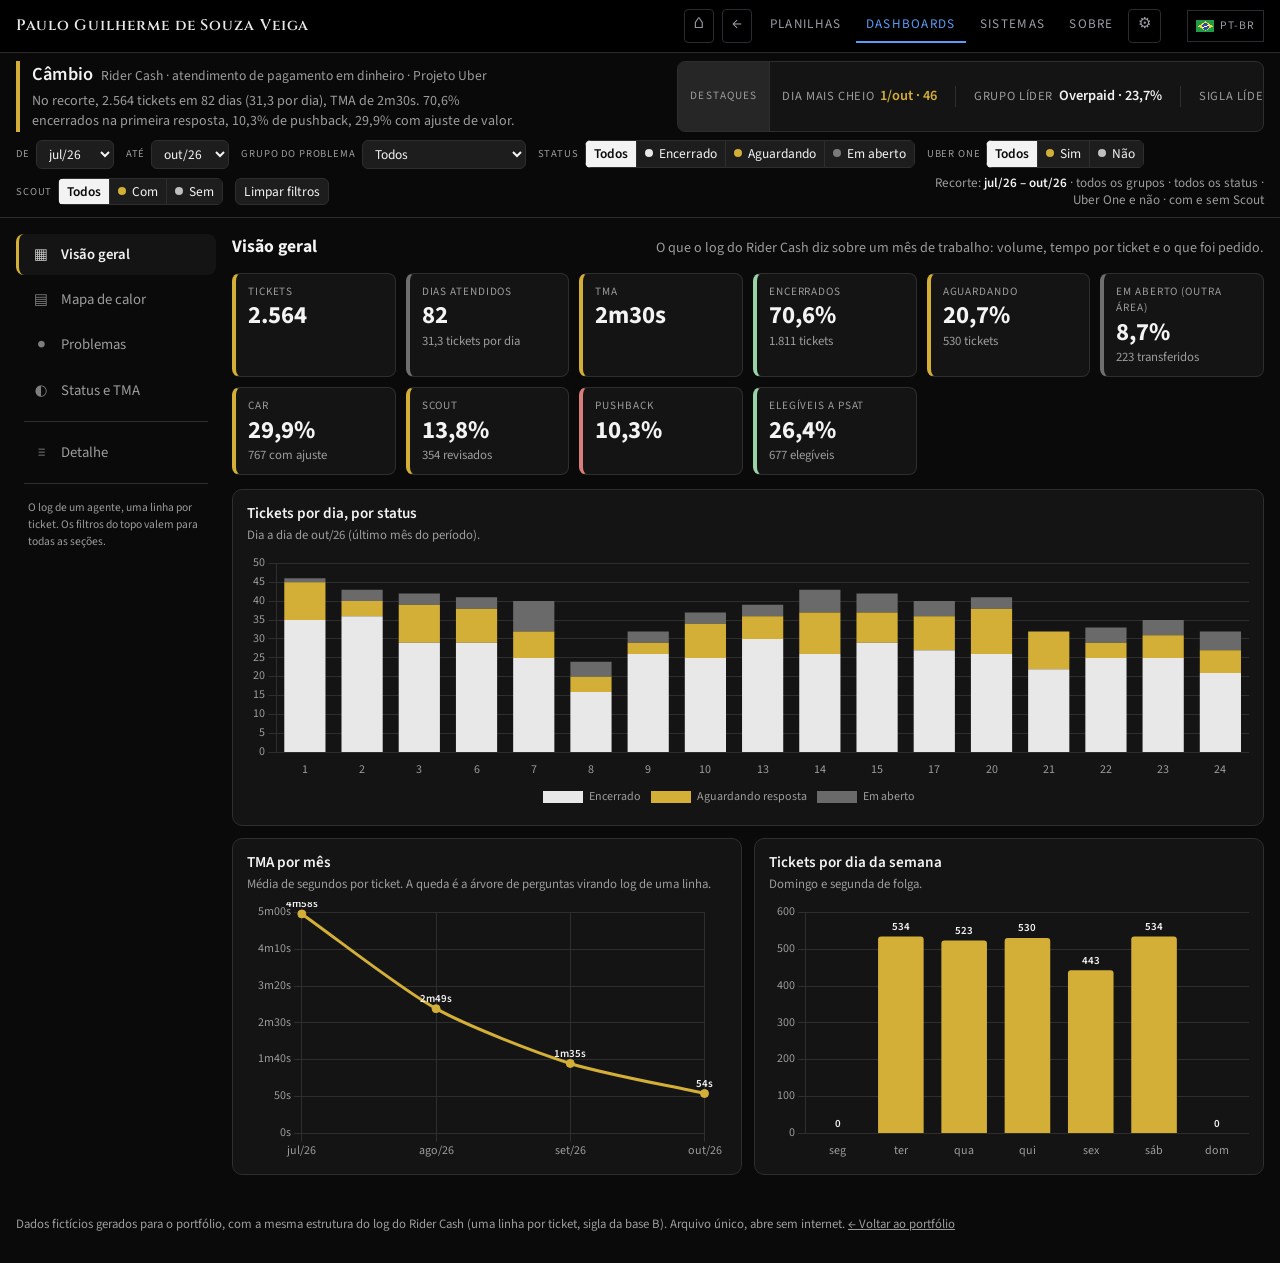
<file: dashboards/cambio.html>
<!DOCTYPE html>
<html lang="pt-BR">
<head>
<meta charset="UTF-8">
<meta name="viewport" content="width=device-width, initial-scale=1.0">
<title>Câmbio · Rider Cash · Projeto Uber</title>
<link rel="icon" href="../assets/favicon-azul.svg" type="image/svg+xml">
<link rel="stylesheet" href="https://fonts.googleapis.com/css2?family=Cinzel:wght@500;600&family=Source+Sans+3:wght@400;600;700&display=swap">
<style>
  :root {
    --bg: #0a0a0a; --panel: #141414; --panel-2: #1d1d1d; --panel-3: #262626; --line: #2e2e2e; --fg: #f3f3f3; --muted: #9c9c9c;
    --blue: #d4af37; --blue-2: #e8c96a; --sky: #f1e4b3; --green: #9ad3a8; --amber: #d4af37; --red: #d97c7c; --grey: #6f6f6f;
    --enc: #e8e8e8; --agu: #d4af37; --abe: #7a7a7a; --u1: #d4af37; --sc: #bfbfbf;
    --font: "Source Sans 3", "Segoe UI", system-ui, sans-serif; --side: 200px;
  }
  * { box-sizing: border-box; }
  html { color-scheme: dark; scroll-behavior: smooth; }
  body { margin: 0; background: var(--bg); color: var(--fg); font-family: var(--font); font-size: 15px; line-height: 1.45; font-variant-numeric: tabular-nums; }
  a { color: inherit; }
  .top { position: sticky; top: 0; z-index: 20; background: rgba(10,10,10,.94); backdrop-filter: blur(6px); border-bottom: 1px solid var(--line); padding: 12px max(16px, env(safe-area-inset-right, 0px)) 10px max(16px, env(safe-area-inset-left, 0px)); }
  .top-in { max-width: 1400px; margin: 0 auto; display: flex; flex-direction: column; gap: 10px; }
  .title-row { display: grid; grid-template-columns: minmax(0, 1.1fr) minmax(0, 1fr); gap: 16px; align-items: stretch; }
  @media (max-width: 900px) { .title-row { grid-template-columns: 1fr; } }
  .title-row > div:first-child { border-left: 4px solid var(--rec, var(--blue)); padding-left: 12px; }
  h1 { margin: 0; font-size: 1.3rem; font-weight: 600; }
  h1 small { font-weight: 400; color: var(--muted); font-size: .85rem; margin-left: 8px; }
  .sub { margin: 3px 0 0; color: var(--muted); font-size: .92rem; max-width: 70ch; }
  .ticker { background: var(--panel); border: 1px solid var(--line); border-radius: 8px; overflow: hidden; display: flex; align-items: stretch; min-height: 52px; }
  .ticker .track-wrap { flex: 1; min-width: 0; overflow: hidden; display: flex; align-items: center; }
  .ticker .tag { flex-shrink: 0; align-self: stretch; display: flex; align-items: center; padding: 0 12px; background: var(--panel-3); font-size: .7rem; letter-spacing: .1em; text-transform: uppercase; color: var(--muted); border-right: 1px solid var(--line); }
  .ticker .track { display: flex; white-space: nowrap; animation: roll 55s linear infinite; padding-left: 12px; width: max-content; }
  .ticker:hover .track { animation-play-state: paused; }
  .ticker .it { display: inline-flex; align-items: baseline; gap: 6px; padding: 0 18px 0 0; margin-right: 18px; border-right: 1px solid var(--line); font-size: .9rem; }
  .ticker .it .l { color: var(--muted); font-size: .78rem; text-transform: uppercase; letter-spacing: .05em; }
  .ticker .it .n { font-weight: 600; }
  .up { color: var(--green); } .down { color: var(--red); } .warn { color: var(--amber); }
  @keyframes roll { from { transform: translateX(0); } to { transform: translateX(-50%); } }
  .filters { display: flex; flex-wrap: wrap; gap: 8px 16px; align-items: flex-end; }
  .f { display: flex; flex-direction: column; gap: 3px; }
  .f label { font-size: .68rem; letter-spacing: .08em; text-transform: uppercase; color: var(--muted); }
  select, .seg button, .btn { font: inherit; font-size: .88rem; color: var(--fg); background: var(--panel-2); border: 1px solid var(--line); border-radius: 6px; padding: 5px 9px; cursor: pointer; }
  select:focus-visible, .seg button:focus-visible, .btn:focus-visible, .side button:focus-visible { outline: 2px solid var(--sky); outline-offset: 1px; }
  .seg { display: inline-flex; border-radius: 6px; overflow: hidden; }
  .seg button { border-radius: 0; border-right-width: 0; }
  .seg button:last-child { border-right-width: 1px; }
  .seg button[aria-pressed="true"] { background: var(--fg); color: var(--bg); font-weight: 600; }
  .seg button[data-v]::before { content: ""; display: inline-block; width: 8px; height: 8px; border-radius: 50%; margin-right: 6px; background: var(--dot, transparent); vertical-align: 1px; }
  .seg button[data-v=""]::before { display: none; }
  .seg button[data-v="Encerrado"] { --dot: var(--enc); } .seg button[data-v="Aguardando resposta"] { --dot: var(--agu); } .seg button[data-v="Em Aberto"] { --dot: var(--abe); }
  .seg button[data-v="1"] { --dot: var(--u1); } .seg button[data-v="0"] { --dot: var(--sc); }
  .seg button[data-v]:not([data-v=""])[aria-pressed="true"] { background: var(--dot); color: #0a0a0a; }
  .crumb { font-size: .82rem; color: var(--muted); } .crumb b { color: var(--fg); font-weight: 600; }
  .body { max-width: 1400px; margin: 0 auto; display: grid; grid-template-columns: var(--side) minmax(0, 1fr); gap: 16px; padding: 16px max(16px, env(safe-area-inset-right, 0px)) 40px max(16px, env(safe-area-inset-left, 0px)); }
  .side { position: sticky; top: 196px; align-self: start; display: flex; flex-direction: column; gap: 4px; }
  .side button { all: unset; cursor: pointer; display: flex; align-items: center; gap: 10px; padding: 10px 12px; border-radius: 8px; color: var(--muted); font-size: .92rem; border-left: 3px solid transparent; transition: background .15s, color .15s; }
  .side button:hover { background: var(--panel); color: var(--fg); }
  .side button[aria-current="page"] { background: var(--panel); color: var(--fg); border-left-color: var(--blue); font-weight: 600; }
  .side button .ic { width: 20px; text-align: center; opacity: .8; }
  .side .sep { height: 1px; background: var(--line); margin: 6px 8px; }
  .side .hint { font-size: .72rem; color: var(--muted); padding: 6px 12px; }
  @media (max-width: 900px) {
    .top { position: static; } .body { grid-template-columns: 1fr; }
    .side { position: static; flex-direction: row; overflow-x: auto; gap: 6px; padding-bottom: 4px; }
    .side button { border-left: 0; border-bottom: 3px solid transparent; white-space: nowrap; }
    .side button[aria-current="page"] { border-bottom-color: var(--blue); }
    .side .sep, .side .hint { display: none; }
  }
  .panels { position: relative; min-width: 0; }
  .panel { display: none; flex-direction: column; gap: 14px; } .panel.on { display: flex; }
  .panel.slide-l { animation: slideL .28s ease-out; } .panel.slide-r { animation: slideR .28s ease-out; }
  @keyframes slideL { from { opacity: 0; transform: translateX(40px); } to { opacity: 1; transform: none; } }
  @keyframes slideR { from { opacity: 0; transform: translateX(-40px); } to { opacity: 1; transform: none; } }
  .ph { display: flex; justify-content: space-between; align-items: baseline; gap: 12px; flex-wrap: wrap; }
  .ph h2 { margin: 0; font-size: 1.1rem; } .ph p { margin: 0; color: var(--muted); font-size: .88rem; }
  .tiles { display: grid; grid-template-columns: repeat(auto-fit, minmax(150px, 1fr)); gap: 10px; }
  .tile { background: var(--panel); border: 1px solid var(--line); border-left: 4px solid var(--blue); border-radius: 8px; padding: 10px 12px; min-width: 0; }
  .tile.red { border-left-color: var(--red); } .tile.amber { border-left-color: var(--amber); } .tile.green { border-left-color: var(--green); } .tile.grey { border-left-color: var(--grey); }
  .tile .k { font-size: .7rem; letter-spacing: .08em; text-transform: uppercase; color: var(--muted); }
  .tile .v { font-size: 1.55rem; font-weight: 700; margin: 2px 0; line-height: 1.1; }
  .tile .d { font-size: .8rem; color: var(--muted); }
  .card { background: var(--panel); border: 1px solid var(--line); border-radius: 10px; padding: 12px 14px; min-width: 0; }
  .card h3 { margin: 0 0 2px; font-size: .95rem; font-weight: 600; }
  .card .note { margin: 0 0 8px; color: var(--muted); font-size: .8rem; }
  .ch { position: relative; height: 260px; }
  .grid { display: grid; grid-template-columns: repeat(auto-fit, minmax(min(100%, 440px), 1fr)); gap: 12px; }
  .grid .wide { grid-column: 1 / -1; }
  .hrow { display: flex; justify-content: space-between; align-items: center; gap: 10px; flex-wrap: wrap; }
  .seg.small button { padding: 3px 9px; font-size: .78rem; }
  /* carteiras: cartões como no Looker (grande + dois pequenos) */
  .wallets { display: grid; grid-template-columns: repeat(auto-fit, minmax(min(100%, 300px), 1fr)); gap: 10px; }
  .wal { display: grid; grid-template-columns: 1.2fr 1fr; grid-template-rows: 1fr 1fr; gap: 6px; }
  .wal .big { grid-row: 1 / 3; background: var(--panel-3); border: 1px solid var(--line); border-radius: 10px; padding: 10px 12px; display: flex; flex-direction: column; justify-content: center; }
  .wal .big .k { font-size: .72rem; letter-spacing: .08em; text-transform: uppercase; color: var(--muted); }
  .wal .big .v { font-size: 1.7rem; font-weight: 700; line-height: 1.1; }
  .wal .big .d, .wal .sm .d { font-size: .76rem; }
  .wal .sm { background: var(--panel-2); border: 1px solid var(--line); border-radius: 8px; padding: 6px 10px; }
  .wal .sm .k { font-size: .64rem; letter-spacing: .08em; text-transform: uppercase; color: var(--muted); }
  .wal .sm .v { font-size: 1.1rem; font-weight: 700; line-height: 1.1; }
  /* mapa de calor / grade */
  .hm-wrap { overflow-x: auto; }
  .hm { border-collapse: separate; border-spacing: 2px; font-size: .78rem; width: 100%; }
  .hm th { font-weight: 600; color: var(--muted); text-align: center; padding: 2px 0; font-size: .72rem; }
  .hm th.n { text-align: left; white-space: nowrap; padding-right: 8px; color: var(--fg); cursor: pointer; }
  .hm th.n:hover { color: var(--blue-2); }
  .hm td { text-align: center; padding: 4px 0; border-radius: 3px; background: var(--panel-2); color: var(--fg); min-width: 28px; }
  .hm td.v { color: #f4f7fb; font-weight: 600; }
  .hm td.e { color: var(--muted); }
  .hm tr.sum td { font-weight: 700; background: var(--panel-3); }
  .hm td.st { font-weight: 700; font-size: .72rem; }
  .st-P { background: #2b6f66 !important; } .st-F { background: #35505c !important; color: var(--muted) !important; } .st-V { background: #2f5a86 !important; } .st-J { background: #8a682a !important; } .st-I { background: #7a3842 !important; } .st-- { background: transparent !important; color: var(--muted) !important; }
  .legend { display: flex; gap: 14px; flex-wrap: wrap; font-size: .78rem; color: var(--muted); align-items: center; }
  .legend i { display: inline-block; width: 14px; height: 10px; border-radius: 2px; margin-right: 5px; vertical-align: -1px; }
  .legend .scale { display: inline-block; width: 120px; height: 10px; border-radius: 2px; vertical-align: -1px; margin: 0 6px; background: linear-gradient(90deg, #262626, #7a6520, #d4af37); }
  .tbl-wrap { overflow-x: auto; max-height: 520px; overflow-y: auto; }
  table.tbl { width: 100%; border-collapse: collapse; font-size: .86rem; }
  .tbl th, .tbl td { padding: 6px 8px; border-bottom: 1px solid var(--line); text-align: right; white-space: nowrap; }
  .tbl th { color: var(--muted); font-weight: 600; font-size: .74rem; letter-spacing: .05em; text-transform: uppercase; cursor: pointer; position: sticky; top: 0; background: var(--panel); }
  .tbl th:first-child, .tbl td:first-child { text-align: left; }
  td.bar { position: relative; }
  td.bar::before { content: ""; position: absolute; left: 4px; top: 25%; height: 50%; width: calc(var(--w) * (100% - 8px)); background: var(--red); opacity: .3; border-radius: 3px; }
  .pill { display: inline-block; padding: 1px 8px; border-radius: 10px; font-size: .78rem; font-weight: 600; }
  .pill.ok { background: rgba(79,195,154,.18); color: var(--green); } .pill.mid { background: rgba(232,178,90,.18); color: var(--amber); } .pill.bad { background: rgba(228,113,108,.18); color: var(--red); } .pill.na { background: var(--panel-2); color: var(--muted); }
  .defs { display: grid; grid-template-columns: repeat(auto-fit, minmax(min(100%, 18rem), 1fr)); gap: 6px 18px; font-size: .8rem; color: var(--muted); }
  .defs b { color: var(--fg); }
  footer { max-width: 1400px; margin: 0 auto; padding: 0 16px 30px; color: var(--muted); font-size: .8rem; }
  
  /* ---- faixa do portfólio (mesma da inicial) ---- */
  .pbar { position: sticky; top: 0; z-index: 30; background: rgba(0,0,0,.92); backdrop-filter: blur(6px); border-bottom: 1px solid #2a2c32; }
  .pbar-in { max-width: 1400px; margin: 0 auto; display: flex; align-items: center; gap: 16px; height: 52px; padding: 0 16px; }
  .pbrand { font-family: "Cinzel", "Times New Roman", serif; font-weight: 600; letter-spacing: .06em; text-decoration: none; font-size: .95rem; color: #e8e8e6; white-space: nowrap; overflow: hidden; text-overflow: ellipsis; min-width: 0; }
  .pnav { display: flex; gap: 4px; margin-left: auto; min-width: 0; overflow-x: auto; scrollbar-width: none; }
  .pnav::-webkit-scrollbar { display: none; }
  .pnav a { white-space: nowrap; text-decoration: none; color: #9a9ca4; font-size: .82rem; letter-spacing: .1em; text-transform: uppercase; padding: 6px 10px; border-bottom: 2px solid transparent; transition: color .15s, border-color .15s; }
  .pnav a[data-cat="planilhas"]:hover { color: #58c98a; border-bottom-color: #58c98a; }
  .pnav a[data-cat="dashboards"].on, .pnav a[data-cat="dashboards"]:hover { color: #5b9cf6; border-bottom-color: #5b9cf6; }
  .pnav a[data-cat="sistemas"]:hover { color: #f2a65a; border-bottom-color: #f2a65a; }
  .pnav a.nav-sobre:hover { color: #c9624f; border-bottom-color: #c9624f; }
  .pnav a.nav-ico { font-size: 1rem; padding: 4px 9px; letter-spacing: 0; text-transform: none; border: 1px solid #2a2c32; border-radius: 4px; margin-right: 4px; line-height: 1.2; }
  .pnav a.nav-ico:hover { color: #e8e8e6; border-color: #e8e8e6; }
  .pnav a.nav-log { font-size: .95rem; padding: 4px 9px; letter-spacing: 0; text-transform: none; border: 1px solid #2a2c32; border-radius: 4px; line-height: 1.2; }
  .pnav a.nav-log:hover { color: #39c6d6; border-color: #39c6d6; }
  .plang { all: unset; cursor: pointer; display: inline-flex; align-items: center; gap: 6px; height: 30px; padding: 0 8px; margin-left: 10px; border: 1px solid #2a2c32; color: #9a9ca4; font-size: .72rem; letter-spacing: .08em; flex-shrink: 0; transition: color .15s, border-color .15s; }
  .plang img { width: 18px; height: 12px; image-rendering: pixelated; display: block; }
  .plang:hover { color: #e8e8e6; border-color: #e8e8e6; }
  @media (max-width: 520px) { .pbrand { display: none; } .plang span { display: none; } }
  /* o cabeçalho do dashboard gruda logo abaixo da faixa */
  .top { top: 52px; }
  .side { top: 190px; }
  .back-port { display: none; }
  /* ---- filtros compactos: uma linha, rótulo ao lado do controle, recorte à direita ---- */
  .filters { display: flex; flex-wrap: wrap; gap: 6px 12px; align-items: center; }
  .f { display: flex; flex-direction: row; align-items: center; gap: 6px; }
  .f label { font-size: .66rem; letter-spacing: .08em; text-transform: uppercase; color: var(--muted); white-space: nowrap; }
  select, .seg button, .btn { padding: 3px 8px; font-size: .84rem; }
  .filters .crumb { margin-left: auto; text-align: right; max-width: 48ch; line-height: 1.3; }
  .crumb:empty { display: none; }
  .top-in { gap: 8px; }
  .top { padding-top: 8px; padding-bottom: 8px; }
  h1 { font-size: 1.15rem; }
  .sub { font-size: .88rem; }
  .ticker { min-height: 46px; }
  @media (max-width: 900px) { .filters .crumb { margin-left: 0; text-align: left; max-width: none; } .side { top: 0; } }
  @view-transition { navigation: auto; }
  /* transição de página, igual à do site */
  .pbar, .top, .body, footer { animation: pagein .38s ease-out both; }
  @keyframes pagein { from { opacity: 0; transform: translateY(8px); } to { opacity: 1; transform: none; } }
  body.leaving .pbar, body.leaving .top, body.leaving .body, body.leaving footer { animation: none; opacity: 0; transform: translateY(-6px); transition: opacity .24s ease, transform .24s ease; }

</style>
</head>
<body>

<nav class="pbar" aria-label="Portfólio">
  <div class="pbar-in">
    <a class="pbrand" href="../index.html">Paulo Guilherme de Souza Veiga</a>
    <div class="pnav">
      <a href="../index.html" class="nav-ico" title="Página inicial" data-en-title="Home">⌂</a>
      <a href="../index.html" class="nav-ico" id="pnav-back" title="Voltar" data-en-title="Back">←</a>
      <a href="../index.html#cat-planilhas" data-cat="planilhas" data-en="Spreadsheets">Planilhas</a>
      <a href="../index.html#cat-dashboards" data-cat="dashboards" class="on">Dashboards</a>
      <a href="../index.html#cat-sistemas" data-cat="sistemas" data-en="Systems">Sistemas</a>
      <a href="../sobre.html" class="nav-sobre" data-en="About">Sobre</a>
      <a href="../changelog.html" class="nav-log" title="Changelog">⚙</a>
    </div>
    <button type="button" class="plang" id="plang" title="English"><img src="../assets/flag-br.png" alt=""><span>PT-BR</span></button>
  </div>
</nav>

<header class="top">
  <div class="top-in">
    <div class="title-row">
      <div>
        <h1><span data-en="Shift">Câmbio</span><small data-en="Rider Cash · cash payment support · Uber Project">Rider Cash · atendimento de pagamento em dinheiro · Projeto Uber</small></h1>
        <p class="sub" id="takeaway">—</p>
      </div>
      <div class="ticker" aria-label="Destaques do recorte"><div class="tag" data-en="Highlights">Destaques</div><div class="track-wrap"><div class="track" id="ticker"></div></div></div>
    </div>
    <div class="filters">
      <div class="f"><label for="f-de" data-en="From">De</label><select id="f-de"></select></div>
      <div class="f"><label for="f-ate" data-en="To">Até</label><select id="f-ate"></select></div>
      <div class="f"><label for="f-grp" data-en="Issue group">Grupo do problema</label><select id="f-grp"></select></div>
      <div class="f"><label data-en="Status">Status</label><div class="seg" id="f-st"><button type="button" data-v="" aria-pressed="true" data-en="All">Todos</button><button type="button" data-v="Encerrado" data-en="Closed">Encerrado</button><button type="button" data-v="Aguardando resposta" data-en="Awaiting">Aguardando</button><button type="button" data-v="Em Aberto" data-en="Open">Em aberto</button></div></div>
      <div class="f"><label>Uber One</label><div class="seg" id="f-u1"><button type="button" data-v="" aria-pressed="true" data-en="All">Todos</button><button type="button" data-v="1" data-en="Yes">Sim</button><button type="button" data-v="0" data-en="No">Não</button></div></div>
      <div class="f"><label>Scout</label><div class="seg" id="f-sc"><button type="button" data-v="" aria-pressed="true" data-en="All">Todos</button><button type="button" data-v="1" data-en="With">Com</button><button type="button" data-v="0" data-en="Without">Sem</button></div></div>
      <button type="button" class="btn" id="f-reset" data-en="Clear filters">Limpar filtros</button>
      <div class="crumb" id="crumb"></div>
    </div>
  </div>
</header>

<div class="body">
  <nav class="side" id="side" aria-label="Seções">
    <button type="button" data-p="geral" aria-current="page"><span class="ic">▦</span><span data-en="Overview">Visão geral</span></button>
    <button type="button" data-p="calor"><span class="ic">▤</span><span data-en="Heat map">Mapa de calor</span></button>
    <button type="button" data-p="problemas"><span class="ic">●</span><span data-en="Issues">Problemas</span></button>
    <button type="button" data-p="status"><span class="ic">◐</span><span data-en="Status &amp; AHT">Status e TMA</span></button>
    <div class="sep"></div>
    <button type="button" data-p="detalhe"><span class="ic">≡</span><span data-en="Detail">Detalhe</span></button>
    <div class="sep"></div>
    <div class="hint" data-en="One agent's log, one row per ticket. Top filters apply to every section.">O log de um agente, uma linha por ticket. Os filtros do topo valem para todas as seções.</div>
  </nav>

  <main class="panels" id="panels">
    <section class="panel on" data-p="geral">
      <div class="ph"><h2 data-en="Overview">Visão geral</h2><p data-en="What the Rider Cash log says about a month of work: volume, time per ticket and what was asked.">O que o log do Rider Cash diz sobre um mês de trabalho: volume, tempo por ticket e o que foi pedido.</p></div>
      <div class="tiles">
        <div class="tile"><div class="k">Tickets</div><div class="v" id="k-n">—</div><div class="d" id="d-n"></div></div>
        <div class="tile grey"><div class="k" data-en="Days worked">Dias atendidos</div><div class="v" id="k-dias">—</div><div class="d" id="d-dias"></div></div>
        <div class="tile amber"><div class="k" data-en="AHT">TMA</div><div class="v" id="k-tma">—</div><div class="d" id="d-tma"></div></div>
        <div class="tile green"><div class="k" data-en="Closed">Encerrados</div><div class="v" id="k-enc">—</div><div class="d" id="d-enc"></div></div>
        <div class="tile"><div class="k" data-en="Awaiting">Aguardando</div><div class="v" id="k-agu">—</div><div class="d" id="d-agu"></div></div>
        <div class="tile grey"><div class="k" data-en="Open (other area)">Em aberto (outra área)</div><div class="v" id="k-abe">—</div><div class="d" id="d-abe"></div></div>
        <div class="tile"><div class="k">CAR</div><div class="v" id="k-car">—</div><div class="d" id="d-car"></div></div>
        <div class="tile"><div class="k">Scout</div><div class="v" id="k-sc">—</div><div class="d" id="d-sc"></div></div>
        <div class="tile red"><div class="k">Pushback</div><div class="v" id="k-xx">—</div><div class="d" id="d-xx"></div></div>
        <div class="tile green"><div class="k" data-en="PSAT eligible">Elegíveis a PSAT</div><div class="v" id="k-ps">—</div><div class="d" id="d-ps"></div></div>
      </div>
      <div class="grid">
        <div class="card wide"><h3 data-en="Tickets per day, by status">Tickets por dia, por status</h3><p class="note" id="n-dia">—</p><div class="ch"><canvas id="g1"></canvas></div></div>
        <div class="card"><h3 data-en="AHT per month">TMA por mês</h3><p class="note" data-en="Average seconds per ticket. The drop is the question tree becoming a one-line log.">Média de segundos por ticket. A queda é a árvore de perguntas virando log de uma linha.</p><div class="ch"><canvas id="g2"></canvas></div></div>
        <div class="card"><h3 data-en="Tickets by weekday">Tickets por dia da semana</h3><p class="note" data-en="Sunday and Monday off.">Domingo e segunda de folga.</p><div class="ch"><canvas id="g3"></canvas></div></div>
      </div>
    </section>

    <section class="panel" data-p="calor">
      <div class="ph"><h2 data-en="Heat map">Mapa de calor</h2><p data-en="When the tickets come in: weekday × hour, and the day-by-day of the chosen month.">Quando os tickets chegam: dia da semana × hora, e o dia a dia do mês escolhido.</p></div>
      <div class="card">
        <div class="hrow"><h3 data-en="Weekday × hour">Dia da semana × hora</h3><div style="display:flex;gap:8px;align-items:center"><label class="crumb" for="hm-mes" data-en="Month">Mês</label><select id="hm-mes"></select></div></div>
        <p class="note" data-en="Tickets per cell in the period. Gold is busy.">Tickets por célula no período. Dourado é movimento.</p>
        <div class="legend"><span>0</span><span class="scale"></span><span data-en="max">máx.</span></div>
        <div class="hm-wrap"><table class="hm" id="hm"></table></div>
      </div>
      <div class="card"><div class="hrow"><h3 id="hm2-h">—</h3></div><p class="note" data-en="Each cell is one day: tickets and average AHT. Blank is a day off.">Cada célula é um dia: tickets e TMA médio. Em branco é folga.</p><div class="hm-wrap"><table class="hm" id="hm2"></table></div></div>
    </section>

    <section class="panel" data-p="problemas">
      <div class="ph"><h2 data-en="Issues">Problemas</h2><p data-en="What riders ask for, by group and by code (the 'sigla' from base B).">O que o passageiro pede, por grupo e por sigla (a sigla da base B).</p></div>
      <div class="grid">
        <div class="card"><h3 data-en="By group">Por grupo</h3><p class="note" data-en="Share of tickets in the period.">Participação nos tickets do período.</p><div class="ch"><canvas id="p1"></canvas></div></div>
        <div class="card"><h3 data-en="Top 10 codes">Top 10 siglas</h3><p class="note" data-en="The recurring ones. Click a bar to filter the group.">As recorrentes.</p><div class="ch"><canvas id="p2"></canvas></div></div>
        <div class="card wide"><h3 data-en="Catalog in the period">Catálogo no período</h3><p class="note" data-en="Code, issue, group, outcome, flags and count. Click a header to sort.">Sigla, problema, grupo, desfecho, marcadores e contagem. Clique no cabeçalho para ordenar.</p><div class="tbl-wrap"><table class="tbl" id="pt"></table></div></div>
      </div>
    </section>

    <section class="panel" data-p="status">
      <div class="ph"><h2 data-en="Status and AHT">Status e TMA</h2><p data-en="How the tickets end, and how long each one takes, month by month.">Como os tickets terminam, e quanto tempo cada um leva, mês a mês.</p></div>
      <div class="grid">
        <div class="card"><h3 data-en="Status by month">Status por mês</h3><p class="note" data-en="Closed, awaiting reply, open in another area.">Encerrado, aguardando resposta, em aberto em outra área.</p><div class="ch"><canvas id="s1"></canvas></div></div>
        <div class="card"><h3 data-en="Flags by month">Marcadores por mês</h3><p class="note" data-en="CAR, Scout, pushback and PSAT-eligible, as % of tickets.">CAR, Scout, pushback e elegíveis a PSAT, em % dos tickets.</p><div class="ch"><canvas id="s2"></canvas></div></div>
        <div class="card wide"><h3 data-en="AHT distribution">Distribuição do TMA</h3><p class="note" data-en="Tickets per time bucket, one series per month. The curve moves left.">Tickets por faixa de tempo, uma série por mês. A curva anda pra esquerda.</p><div class="ch"><canvas id="s3"></canvas></div></div>
      </div>
      <div class="card"><h3 data-en="Definitions">Definições</h3><div class="defs">
        <div><b>CAR</b> = <span data-en="ticket that generated a fare adjustment (refund in credits).">ticket que gerou ajuste de valor (reembolso em créditos).</span></div>
        <div><b>Scout</b> = <span data-en="ticket flagged for quality review.">ticket marcado pra revisão de qualidade.</span></div>
        <div><b>Pushback</b> = <span data-en="rider wrote back after the reply.">o passageiro voltou a escrever depois da resposta.</span></div>
        <div><b>PSAT</b> = <span data-en="ticket eligible for the satisfaction survey.">ticket elegível pra pesquisa de satisfação.</span></div>
        <div><b data-en="AHT">TMA</b> = <span data-en="average handling time per ticket, in seconds, from opening the log to the reply.">tempo médio por ticket, em segundos, de abrir o log a responder.</span></div>
      </div></div>
    </section>

    <section class="panel" data-p="detalhe">
      <div class="ph"><h2 data-en="Detail">Detalhe</h2><p data-en="The table behind the charts.">A tabela por trás dos gráficos.</p></div>
      <div class="card">
        <div class="hrow"><h3 data-en="Group by">Agrupar por</h3><div class="seg small" id="t-grp"><button type="button" data-v="mes" aria-pressed="true" data-en="Month">Mês</button><button type="button" data-v="grupo" data-en="Group">Grupo</button><button type="button" data-v="sigla" data-en="Code">Sigla</button><button type="button" data-v="dia" data-en="Weekday">Dia da semana</button></div></div>
        <div class="tbl-wrap"><table class="tbl" id="det"></table></div>
      </div>
    </section>
  </main>
</div>
<footer><span data-en="Fictitious data generated for the portfolio, with the same structure as the Rider Cash log (one row per ticket, code from base B). Single file, works offline.">Dados fictícios gerados para o portfólio, com a mesma estrutura do log do Rider Cash (uma linha por ticket, sigla da base B). Arquivo único, abre sem internet.</span> <a href="../index.html" data-en="← Back to portfolio">← Voltar ao portfólio</a></footer>

<script>/*!
 * Chart.js v4.4.4
 * https://www.chartjs.org
 * (c) 2024 Chart.js Contributors
 * Released under the MIT License
 */
!function(t,e){"object"==typeof exports&&"undefined"!=typeof module?module.exports=e():"function"==typeof define&&define.amd?define(e):(t="undefined"!=typeof globalThis?globalThis:t||self).Chart=e()}(this,(function(){"use strict";var t=Object.freeze({__proto__:null,get Colors(){return Go},get Decimation(){return Qo},get Filler(){return ma},get Legend(){return ya},get SubTitle(){return ka},get Title(){return Ma},get Tooltip(){return Ba}});function e(){}const i=(()=>{let t=0;return()=>t++})();function s(t){return null==t}function n(t){if(Array.isArray&&Array.isArray(t))return!0;const e=Object.prototype.toString.call(t);return"[object"===e.slice(0,7)&&"Array]"===e.slice(-6)}function o(t){return null!==t&&"[object Object]"===Object.prototype.toString.call(t)}function a(t){return("number"==typeof t||t instanceof Number)&&isFinite(+t)}function r(t,e){return a(t)?t:e}function l(t,e){return void 0===t?e:t}const h=(t,e)=>"string"==typeof t&&t.endsWith("%")?parseFloat(t)/100:+t/e,c=(t,e)=>"string"==typeof t&&t.endsWith("%")?parseFloat(t)/100*e:+t;function d(t,e,i){if(t&&"function"==typeof t.call)return t.apply(i,e)}function u(t,e,i,s){let a,r,l;if(n(t))if(r=t.length,s)for(a=r-1;a>=0;a--)e.call(i,t[a],a);else for(a=0;a<r;a++)e.call(i,t[a],a);else if(o(t))for(l=Object.keys(t),r=l.length,a=0;a<r;a++)e.call(i,t[l[a]],l[a])}function f(t,e){let i,s,n,o;if(!t||!e||t.length!==e.length)return!1;for(i=0,s=t.length;i<s;++i)if(n=t[i],o=e[i],n.datasetIndex!==o.datasetIndex||n.index!==o.index)return!1;return!0}function g(t){if(n(t))return t.map(g);if(o(t)){const e=Object.create(null),i=Object.keys(t),s=i.length;let n=0;for(;n<s;++n)e[i[n]]=g(t[i[n]]);return e}return t}function p(t){return-1===["__proto__","prototype","constructor"].indexOf(t)}function m(t,e,i,s){if(!p(t))return;const n=e[t],a=i[t];o(n)&&o(a)?x(n,a,s):e[t]=g(a)}function x(t,e,i){const s=n(e)?e:[e],a=s.length;if(!o(t))return t;const r=(i=i||{}).merger||m;let l;for(let e=0;e<a;++e){if(l=s[e],!o(l))continue;const n=Object.keys(l);for(let e=0,s=n.length;e<s;++e)r(n[e],t,l,i)}return t}function b(t,e){return x(t,e,{merger:_})}function _(t,e,i){if(!p(t))return;const s=e[t],n=i[t];o(s)&&o(n)?b(s,n):Object.prototype.hasOwnProperty.call(e,t)||(e[t]=g(n))}const y={"":t=>t,x:t=>t.x,y:t=>t.y};function v(t){const e=t.split("."),i=[];let s="";for(const t of e)s+=t,s.endsWith("\\")?s=s.slice(0,-1)+".":(i.push(s),s="");return i}function M(t,e){const i=y[e]||(y[e]=function(t){const e=v(t);return t=>{for(const i of e){if(""===i)break;t=t&&t[i]}return t}}(e));return i(t)}function w(t){return t.charAt(0).toUpperCase()+t.slice(1)}const k=t=>void 0!==t,S=t=>"function"==typeof t,P=(t,e)=>{if(t.size!==e.size)return!1;for(const i of t)if(!e.has(i))return!1;return!0};function D(t){return"mouseup"===t.type||"click"===t.type||"contextmenu"===t.type}const C=Math.PI,O=2*C,A=O+C,T=Number.POSITIVE_INFINITY,L=C/180,E=C/2,R=C/4,I=2*C/3,z=Math.log10,F=Math.sign;function V(t,e,i){return Math.abs(t-e)<i}function B(t){const e=Math.round(t);t=V(t,e,t/1e3)?e:t;const i=Math.pow(10,Math.floor(z(t))),s=t/i;return(s<=1?1:s<=2?2:s<=5?5:10)*i}function W(t){const e=[],i=Math.sqrt(t);let s;for(s=1;s<i;s++)t%s==0&&(e.push(s),e.push(t/s));return i===(0|i)&&e.push(i),e.sort(((t,e)=>t-e)).pop(),e}function N(t){return!isNaN(parseFloat(t))&&isFinite(t)}function H(t,e){const i=Math.round(t);return i-e<=t&&i+e>=t}function j(t,e,i){let s,n,o;for(s=0,n=t.length;s<n;s++)o=t[s][i],isNaN(o)||(e.min=Math.min(e.min,o),e.max=Math.max(e.max,o))}function $(t){return t*(C/180)}function Y(t){return t*(180/C)}function U(t){if(!a(t))return;let e=1,i=0;for(;Math.round(t*e)/e!==t;)e*=10,i++;return i}function X(t,e){const i=e.x-t.x,s=e.y-t.y,n=Math.sqrt(i*i+s*s);let o=Math.atan2(s,i);return o<-.5*C&&(o+=O),{angle:o,distance:n}}function q(t,e){return Math.sqrt(Math.pow(e.x-t.x,2)+Math.pow(e.y-t.y,2))}function K(t,e){return(t-e+A)%O-C}function G(t){return(t%O+O)%O}function Z(t,e,i,s){const n=G(t),o=G(e),a=G(i),r=G(o-n),l=G(a-n),h=G(n-o),c=G(n-a);return n===o||n===a||s&&o===a||r>l&&h<c}function J(t,e,i){return Math.max(e,Math.min(i,t))}function Q(t){return J(t,-32768,32767)}function tt(t,e,i,s=1e-6){return t>=Math.min(e,i)-s&&t<=Math.max(e,i)+s}function et(t,e,i){i=i||(i=>t[i]<e);let s,n=t.length-1,o=0;for(;n-o>1;)s=o+n>>1,i(s)?o=s:n=s;return{lo:o,hi:n}}const it=(t,e,i,s)=>et(t,i,s?s=>{const n=t[s][e];return n<i||n===i&&t[s+1][e]===i}:s=>t[s][e]<i),st=(t,e,i)=>et(t,i,(s=>t[s][e]>=i));function nt(t,e,i){let s=0,n=t.length;for(;s<n&&t[s]<e;)s++;for(;n>s&&t[n-1]>i;)n--;return s>0||n<t.length?t.slice(s,n):t}const ot=["push","pop","shift","splice","unshift"];function at(t,e){t._chartjs?t._chartjs.listeners.push(e):(Object.defineProperty(t,"_chartjs",{configurable:!0,enumerable:!1,value:{listeners:[e]}}),ot.forEach((e=>{const i="_onData"+w(e),s=t[e];Object.defineProperty(t,e,{configurable:!0,enumerable:!1,value(...e){const n=s.apply(this,e);return t._chartjs.listeners.forEach((t=>{"function"==typeof t[i]&&t[i](...e)})),n}})})))}function rt(t,e){const i=t._chartjs;if(!i)return;const s=i.listeners,n=s.indexOf(e);-1!==n&&s.splice(n,1),s.length>0||(ot.forEach((e=>{delete t[e]})),delete t._chartjs)}function lt(t){const e=new Set(t);return e.size===t.length?t:Array.from(e)}const ht="undefined"==typeof window?function(t){return t()}:window.requestAnimationFrame;function ct(t,e){let i=[],s=!1;return function(...n){i=n,s||(s=!0,ht.call(window,(()=>{s=!1,t.apply(e,i)})))}}function dt(t,e){let i;return function(...s){return e?(clearTimeout(i),i=setTimeout(t,e,s)):t.apply(this,s),e}}const ut=t=>"start"===t?"left":"end"===t?"right":"center",ft=(t,e,i)=>"start"===t?e:"end"===t?i:(e+i)/2,gt=(t,e,i,s)=>t===(s?"left":"right")?i:"center"===t?(e+i)/2:e;function pt(t,e,i){const s=e.length;let n=0,o=s;if(t._sorted){const{iScale:a,_parsed:r}=t,l=a.axis,{min:h,max:c,minDefined:d,maxDefined:u}=a.getUserBounds();d&&(n=J(Math.min(it(r,l,h).lo,i?s:it(e,l,a.getPixelForValue(h)).lo),0,s-1)),o=u?J(Math.max(it(r,a.axis,c,!0).hi+1,i?0:it(e,l,a.getPixelForValue(c),!0).hi+1),n,s)-n:s-n}return{start:n,count:o}}function mt(t){const{xScale:e,yScale:i,_scaleRanges:s}=t,n={xmin:e.min,xmax:e.max,ymin:i.min,ymax:i.max};if(!s)return t._scaleRanges=n,!0;const o=s.xmin!==e.min||s.xmax!==e.max||s.ymin!==i.min||s.ymax!==i.max;return Object.assign(s,n),o}class xt{constructor(){this._request=null,this._charts=new Map,this._running=!1,this._lastDate=void 0}_notify(t,e,i,s){const n=e.listeners[s],o=e.duration;n.forEach((s=>s({chart:t,initial:e.initial,numSteps:o,currentStep:Math.min(i-e.start,o)})))}_refresh(){this._request||(this._running=!0,this._request=ht.call(window,(()=>{this._update(),this._request=null,this._running&&this._refresh()})))}_update(t=Date.now()){let e=0;this._charts.forEach(((i,s)=>{if(!i.running||!i.items.length)return;const n=i.items;let o,a=n.length-1,r=!1;for(;a>=0;--a)o=n[a],o._active?(o._total>i.duration&&(i.duration=o._total),o.tick(t),r=!0):(n[a]=n[n.length-1],n.pop());r&&(s.draw(),this._notify(s,i,t,"progress")),n.length||(i.running=!1,this._notify(s,i,t,"complete"),i.initial=!1),e+=n.length})),this._lastDate=t,0===e&&(this._running=!1)}_getAnims(t){const e=this._charts;let i=e.get(t);return i||(i={running:!1,initial:!0,items:[],listeners:{complete:[],progress:[]}},e.set(t,i)),i}listen(t,e,i){this._getAnims(t).listeners[e].push(i)}add(t,e){e&&e.length&&this._getAnims(t).items.push(...e)}has(t){return this._getAnims(t).items.length>0}start(t){const e=this._charts.get(t);e&&(e.running=!0,e.start=Date.now(),e.duration=e.items.reduce(((t,e)=>Math.max(t,e._duration)),0),this._refresh())}running(t){if(!this._running)return!1;const e=this._charts.get(t);return!!(e&&e.running&&e.items.length)}stop(t){const e=this._charts.get(t);if(!e||!e.items.length)return;const i=e.items;let s=i.length-1;for(;s>=0;--s)i[s].cancel();e.items=[],this._notify(t,e,Date.now(),"complete")}remove(t){return this._charts.delete(t)}}var bt=new xt;
/*!
 * @kurkle/color v0.3.2
 * https://github.com/kurkle/color#readme
 * (c) 2023 Jukka Kurkela
 * Released under the MIT License
 */function _t(t){return t+.5|0}const yt=(t,e,i)=>Math.max(Math.min(t,i),e);function vt(t){return yt(_t(2.55*t),0,255)}function Mt(t){return yt(_t(255*t),0,255)}function wt(t){return yt(_t(t/2.55)/100,0,1)}function kt(t){return yt(_t(100*t),0,100)}const St={0:0,1:1,2:2,3:3,4:4,5:5,6:6,7:7,8:8,9:9,A:10,B:11,C:12,D:13,E:14,F:15,a:10,b:11,c:12,d:13,e:14,f:15},Pt=[..."0123456789ABCDEF"],Dt=t=>Pt[15&t],Ct=t=>Pt[(240&t)>>4]+Pt[15&t],Ot=t=>(240&t)>>4==(15&t);function At(t){var e=(t=>Ot(t.r)&&Ot(t.g)&&Ot(t.b)&&Ot(t.a))(t)?Dt:Ct;return t?"#"+e(t.r)+e(t.g)+e(t.b)+((t,e)=>t<255?e(t):"")(t.a,e):void 0}const Tt=/^(hsla?|hwb|hsv)\(\s*([-+.e\d]+)(?:deg)?[\s,]+([-+.e\d]+)%[\s,]+([-+.e\d]+)%(?:[\s,]+([-+.e\d]+)(%)?)?\s*\)$/;function Lt(t,e,i){const s=e*Math.min(i,1-i),n=(e,n=(e+t/30)%12)=>i-s*Math.max(Math.min(n-3,9-n,1),-1);return[n(0),n(8),n(4)]}function Et(t,e,i){const s=(s,n=(s+t/60)%6)=>i-i*e*Math.max(Math.min(n,4-n,1),0);return[s(5),s(3),s(1)]}function Rt(t,e,i){const s=Lt(t,1,.5);let n;for(e+i>1&&(n=1/(e+i),e*=n,i*=n),n=0;n<3;n++)s[n]*=1-e-i,s[n]+=e;return s}function It(t){const e=t.r/255,i=t.g/255,s=t.b/255,n=Math.max(e,i,s),o=Math.min(e,i,s),a=(n+o)/2;let r,l,h;return n!==o&&(h=n-o,l=a>.5?h/(2-n-o):h/(n+o),r=function(t,e,i,s,n){return t===n?(e-i)/s+(e<i?6:0):e===n?(i-t)/s+2:(t-e)/s+4}(e,i,s,h,n),r=60*r+.5),[0|r,l||0,a]}function zt(t,e,i,s){return(Array.isArray(e)?t(e[0],e[1],e[2]):t(e,i,s)).map(Mt)}function Ft(t,e,i){return zt(Lt,t,e,i)}function Vt(t){return(t%360+360)%360}function Bt(t){const e=Tt.exec(t);let i,s=255;if(!e)return;e[5]!==i&&(s=e[6]?vt(+e[5]):Mt(+e[5]));const n=Vt(+e[2]),o=+e[3]/100,a=+e[4]/100;return i="hwb"===e[1]?function(t,e,i){return zt(Rt,t,e,i)}(n,o,a):"hsv"===e[1]?function(t,e,i){return zt(Et,t,e,i)}(n,o,a):Ft(n,o,a),{r:i[0],g:i[1],b:i[2],a:s}}const Wt={x:"dark",Z:"light",Y:"re",X:"blu",W:"gr",V:"medium",U:"slate",A:"ee",T:"ol",S:"or",B:"ra",C:"lateg",D:"ights",R:"in",Q:"turquois",E:"hi",P:"ro",O:"al",N:"le",M:"de",L:"yello",F:"en",K:"ch",G:"arks",H:"ea",I:"ightg",J:"wh"},Nt={OiceXe:"f0f8ff",antiquewEte:"faebd7",aqua:"ffff",aquamarRe:"7fffd4",azuY:"f0ffff",beige:"f5f5dc",bisque:"ffe4c4",black:"0",blanKedOmond:"ffebcd",Xe:"ff",XeviTet:"8a2be2",bPwn:"a52a2a",burlywood:"deb887",caMtXe:"5f9ea0",KartYuse:"7fff00",KocTate:"d2691e",cSO:"ff7f50",cSnflowerXe:"6495ed",cSnsilk:"fff8dc",crimson:"dc143c",cyan:"ffff",xXe:"8b",xcyan:"8b8b",xgTMnPd:"b8860b",xWay:"a9a9a9",xgYF:"6400",xgYy:"a9a9a9",xkhaki:"bdb76b",xmagFta:"8b008b",xTivegYF:"556b2f",xSange:"ff8c00",xScEd:"9932cc",xYd:"8b0000",xsOmon:"e9967a",xsHgYF:"8fbc8f",xUXe:"483d8b",xUWay:"2f4f4f",xUgYy:"2f4f4f",xQe:"ced1",xviTet:"9400d3",dAppRk:"ff1493",dApskyXe:"bfff",dimWay:"696969",dimgYy:"696969",dodgerXe:"1e90ff",fiYbrick:"b22222",flSOwEte:"fffaf0",foYstWAn:"228b22",fuKsia:"ff00ff",gaRsbSo:"dcdcdc",ghostwEte:"f8f8ff",gTd:"ffd700",gTMnPd:"daa520",Way:"808080",gYF:"8000",gYFLw:"adff2f",gYy:"808080",honeyMw:"f0fff0",hotpRk:"ff69b4",RdianYd:"cd5c5c",Rdigo:"4b0082",ivSy:"fffff0",khaki:"f0e68c",lavFMr:"e6e6fa",lavFMrXsh:"fff0f5",lawngYF:"7cfc00",NmoncEffon:"fffacd",ZXe:"add8e6",ZcSO:"f08080",Zcyan:"e0ffff",ZgTMnPdLw:"fafad2",ZWay:"d3d3d3",ZgYF:"90ee90",ZgYy:"d3d3d3",ZpRk:"ffb6c1",ZsOmon:"ffa07a",ZsHgYF:"20b2aa",ZskyXe:"87cefa",ZUWay:"778899",ZUgYy:"778899",ZstAlXe:"b0c4de",ZLw:"ffffe0",lime:"ff00",limegYF:"32cd32",lRF:"faf0e6",magFta:"ff00ff",maPon:"800000",VaquamarRe:"66cdaa",VXe:"cd",VScEd:"ba55d3",VpurpN:"9370db",VsHgYF:"3cb371",VUXe:"7b68ee",VsprRggYF:"fa9a",VQe:"48d1cc",VviTetYd:"c71585",midnightXe:"191970",mRtcYam:"f5fffa",mistyPse:"ffe4e1",moccasR:"ffe4b5",navajowEte:"ffdead",navy:"80",Tdlace:"fdf5e6",Tive:"808000",TivedBb:"6b8e23",Sange:"ffa500",SangeYd:"ff4500",ScEd:"da70d6",pOegTMnPd:"eee8aa",pOegYF:"98fb98",pOeQe:"afeeee",pOeviTetYd:"db7093",papayawEp:"ffefd5",pHKpuff:"ffdab9",peru:"cd853f",pRk:"ffc0cb",plum:"dda0dd",powMrXe:"b0e0e6",purpN:"800080",YbeccapurpN:"663399",Yd:"ff0000",Psybrown:"bc8f8f",PyOXe:"4169e1",saddNbPwn:"8b4513",sOmon:"fa8072",sandybPwn:"f4a460",sHgYF:"2e8b57",sHshell:"fff5ee",siFna:"a0522d",silver:"c0c0c0",skyXe:"87ceeb",UXe:"6a5acd",UWay:"708090",UgYy:"708090",snow:"fffafa",sprRggYF:"ff7f",stAlXe:"4682b4",tan:"d2b48c",teO:"8080",tEstN:"d8bfd8",tomato:"ff6347",Qe:"40e0d0",viTet:"ee82ee",JHt:"f5deb3",wEte:"ffffff",wEtesmoke:"f5f5f5",Lw:"ffff00",LwgYF:"9acd32"};let Ht;function jt(t){Ht||(Ht=function(){const t={},e=Object.keys(Nt),i=Object.keys(Wt);let s,n,o,a,r;for(s=0;s<e.length;s++){for(a=r=e[s],n=0;n<i.length;n++)o=i[n],r=r.replace(o,Wt[o]);o=parseInt(Nt[a],16),t[r]=[o>>16&255,o>>8&255,255&o]}return t}(),Ht.transparent=[0,0,0,0]);const e=Ht[t.toLowerCase()];return e&&{r:e[0],g:e[1],b:e[2],a:4===e.length?e[3]:255}}const $t=/^rgba?\(\s*([-+.\d]+)(%)?[\s,]+([-+.e\d]+)(%)?[\s,]+([-+.e\d]+)(%)?(?:[\s,/]+([-+.e\d]+)(%)?)?\s*\)$/;const Yt=t=>t<=.0031308?12.92*t:1.055*Math.pow(t,1/2.4)-.055,Ut=t=>t<=.04045?t/12.92:Math.pow((t+.055)/1.055,2.4);function Xt(t,e,i){if(t){let s=It(t);s[e]=Math.max(0,Math.min(s[e]+s[e]*i,0===e?360:1)),s=Ft(s),t.r=s[0],t.g=s[1],t.b=s[2]}}function qt(t,e){return t?Object.assign(e||{},t):t}function Kt(t){var e={r:0,g:0,b:0,a:255};return Array.isArray(t)?t.length>=3&&(e={r:t[0],g:t[1],b:t[2],a:255},t.length>3&&(e.a=Mt(t[3]))):(e=qt(t,{r:0,g:0,b:0,a:1})).a=Mt(e.a),e}function Gt(t){return"r"===t.charAt(0)?function(t){const e=$t.exec(t);let i,s,n,o=255;if(e){if(e[7]!==i){const t=+e[7];o=e[8]?vt(t):yt(255*t,0,255)}return i=+e[1],s=+e[3],n=+e[5],i=255&(e[2]?vt(i):yt(i,0,255)),s=255&(e[4]?vt(s):yt(s,0,255)),n=255&(e[6]?vt(n):yt(n,0,255)),{r:i,g:s,b:n,a:o}}}(t):Bt(t)}class Zt{constructor(t){if(t instanceof Zt)return t;const e=typeof t;let i;var s,n,o;"object"===e?i=Kt(t):"string"===e&&(o=(s=t).length,"#"===s[0]&&(4===o||5===o?n={r:255&17*St[s[1]],g:255&17*St[s[2]],b:255&17*St[s[3]],a:5===o?17*St[s[4]]:255}:7!==o&&9!==o||(n={r:St[s[1]]<<4|St[s[2]],g:St[s[3]]<<4|St[s[4]],b:St[s[5]]<<4|St[s[6]],a:9===o?St[s[7]]<<4|St[s[8]]:255})),i=n||jt(t)||Gt(t)),this._rgb=i,this._valid=!!i}get valid(){return this._valid}get rgb(){var t=qt(this._rgb);return t&&(t.a=wt(t.a)),t}set rgb(t){this._rgb=Kt(t)}rgbString(){return this._valid?(t=this._rgb)&&(t.a<255?`rgba(${t.r}, ${t.g}, ${t.b}, ${wt(t.a)})`:`rgb(${t.r}, ${t.g}, ${t.b})`):void 0;var t}hexString(){return this._valid?At(this._rgb):void 0}hslString(){return this._valid?function(t){if(!t)return;const e=It(t),i=e[0],s=kt(e[1]),n=kt(e[2]);return t.a<255?`hsla(${i}, ${s}%, ${n}%, ${wt(t.a)})`:`hsl(${i}, ${s}%, ${n}%)`}(this._rgb):void 0}mix(t,e){if(t){const i=this.rgb,s=t.rgb;let n;const o=e===n?.5:e,a=2*o-1,r=i.a-s.a,l=((a*r==-1?a:(a+r)/(1+a*r))+1)/2;n=1-l,i.r=255&l*i.r+n*s.r+.5,i.g=255&l*i.g+n*s.g+.5,i.b=255&l*i.b+n*s.b+.5,i.a=o*i.a+(1-o)*s.a,this.rgb=i}return this}interpolate(t,e){return t&&(this._rgb=function(t,e,i){const s=Ut(wt(t.r)),n=Ut(wt(t.g)),o=Ut(wt(t.b));return{r:Mt(Yt(s+i*(Ut(wt(e.r))-s))),g:Mt(Yt(n+i*(Ut(wt(e.g))-n))),b:Mt(Yt(o+i*(Ut(wt(e.b))-o))),a:t.a+i*(e.a-t.a)}}(this._rgb,t._rgb,e)),this}clone(){return new Zt(this.rgb)}alpha(t){return this._rgb.a=Mt(t),this}clearer(t){return this._rgb.a*=1-t,this}greyscale(){const t=this._rgb,e=_t(.3*t.r+.59*t.g+.11*t.b);return t.r=t.g=t.b=e,this}opaquer(t){return this._rgb.a*=1+t,this}negate(){const t=this._rgb;return t.r=255-t.r,t.g=255-t.g,t.b=255-t.b,this}lighten(t){return Xt(this._rgb,2,t),this}darken(t){return Xt(this._rgb,2,-t),this}saturate(t){return Xt(this._rgb,1,t),this}desaturate(t){return Xt(this._rgb,1,-t),this}rotate(t){return function(t,e){var i=It(t);i[0]=Vt(i[0]+e),i=Ft(i),t.r=i[0],t.g=i[1],t.b=i[2]}(this._rgb,t),this}}function Jt(t){if(t&&"object"==typeof t){const e=t.toString();return"[object CanvasPattern]"===e||"[object CanvasGradient]"===e}return!1}function Qt(t){return Jt(t)?t:new Zt(t)}function te(t){return Jt(t)?t:new Zt(t).saturate(.5).darken(.1).hexString()}const ee=["x","y","borderWidth","radius","tension"],ie=["color","borderColor","backgroundColor"];const se=new Map;function ne(t,e,i){return function(t,e){e=e||{};const i=t+JSON.stringify(e);let s=se.get(i);return s||(s=new Intl.NumberFormat(t,e),se.set(i,s)),s}(e,i).format(t)}const oe={values:t=>n(t)?t:""+t,numeric(t,e,i){if(0===t)return"0";const s=this.chart.options.locale;let n,o=t;if(i.length>1){const e=Math.max(Math.abs(i[0].value),Math.abs(i[i.length-1].value));(e<1e-4||e>1e15)&&(n="scientific"),o=function(t,e){let i=e.length>3?e[2].value-e[1].value:e[1].value-e[0].value;Math.abs(i)>=1&&t!==Math.floor(t)&&(i=t-Math.floor(t));return i}(t,i)}const a=z(Math.abs(o)),r=isNaN(a)?1:Math.max(Math.min(-1*Math.floor(a),20),0),l={notation:n,minimumFractionDigits:r,maximumFractionDigits:r};return Object.assign(l,this.options.ticks.format),ne(t,s,l)},logarithmic(t,e,i){if(0===t)return"0";const s=i[e].significand||t/Math.pow(10,Math.floor(z(t)));return[1,2,3,5,10,15].includes(s)||e>.8*i.length?oe.numeric.call(this,t,e,i):""}};var ae={formatters:oe};const re=Object.create(null),le=Object.create(null);function he(t,e){if(!e)return t;const i=e.split(".");for(let e=0,s=i.length;e<s;++e){const s=i[e];t=t[s]||(t[s]=Object.create(null))}return t}function ce(t,e,i){return"string"==typeof e?x(he(t,e),i):x(he(t,""),e)}class de{constructor(t,e){this.animation=void 0,this.backgroundColor="rgba(0,0,0,0.1)",this.borderColor="rgba(0,0,0,0.1)",this.color="#666",this.datasets={},this.devicePixelRatio=t=>t.chart.platform.getDevicePixelRatio(),this.elements={},this.events=["mousemove","mouseout","click","touchstart","touchmove"],this.font={family:"'Helvetica Neue', 'Helvetica', 'Arial', sans-serif",size:12,style:"normal",lineHeight:1.2,weight:null},this.hover={},this.hoverBackgroundColor=(t,e)=>te(e.backgroundColor),this.hoverBorderColor=(t,e)=>te(e.borderColor),this.hoverColor=(t,e)=>te(e.color),this.indexAxis="x",this.interaction={mode:"nearest",intersect:!0,includeInvisible:!1},this.maintainAspectRatio=!0,this.onHover=null,this.onClick=null,this.parsing=!0,this.plugins={},this.responsive=!0,this.scale=void 0,this.scales={},this.showLine=!0,this.drawActiveElementsOnTop=!0,this.describe(t),this.apply(e)}set(t,e){return ce(this,t,e)}get(t){return he(this,t)}describe(t,e){return ce(le,t,e)}override(t,e){return ce(re,t,e)}route(t,e,i,s){const n=he(this,t),a=he(this,i),r="_"+e;Object.defineProperties(n,{[r]:{value:n[e],writable:!0},[e]:{enumerable:!0,get(){const t=this[r],e=a[s];return o(t)?Object.assign({},e,t):l(t,e)},set(t){this[r]=t}}})}apply(t){t.forEach((t=>t(this)))}}var ue=new de({_scriptable:t=>!t.startsWith("on"),_indexable:t=>"events"!==t,hover:{_fallback:"interaction"},interaction:{_scriptable:!1,_indexable:!1}},[function(t){t.set("animation",{delay:void 0,duration:1e3,easing:"easeOutQuart",fn:void 0,from:void 0,loop:void 0,to:void 0,type:void 0}),t.describe("animation",{_fallback:!1,_indexable:!1,_scriptable:t=>"onProgress"!==t&&"onComplete"!==t&&"fn"!==t}),t.set("animations",{colors:{type:"color",properties:ie},numbers:{type:"number",properties:ee}}),t.describe("animations",{_fallback:"animation"}),t.set("transitions",{active:{animation:{duration:400}},resize:{animation:{duration:0}},show:{animations:{colors:{from:"transparent"},visible:{type:"boolean",duration:0}}},hide:{animations:{colors:{to:"transparent"},visible:{type:"boolean",easing:"linear",fn:t=>0|t}}}})},function(t){t.set("layout",{autoPadding:!0,padding:{top:0,right:0,bottom:0,left:0}})},function(t){t.set("scale",{display:!0,offset:!1,reverse:!1,beginAtZero:!1,bounds:"ticks",clip:!0,grace:0,grid:{display:!0,lineWidth:1,drawOnChartArea:!0,drawTicks:!0,tickLength:8,tickWidth:(t,e)=>e.lineWidth,tickColor:(t,e)=>e.color,offset:!1},border:{display:!0,dash:[],dashOffset:0,width:1},title:{display:!1,text:"",padding:{top:4,bottom:4}},ticks:{minRotation:0,maxRotation:50,mirror:!1,textStrokeWidth:0,textStrokeColor:"",padding:3,display:!0,autoSkip:!0,autoSkipPadding:3,labelOffset:0,callback:ae.formatters.values,minor:{},major:{},align:"center",crossAlign:"near",showLabelBackdrop:!1,backdropColor:"rgba(255, 255, 255, 0.75)",backdropPadding:2}}),t.route("scale.ticks","color","","color"),t.route("scale.grid","color","","borderColor"),t.route("scale.border","color","","borderColor"),t.route("scale.title","color","","color"),t.describe("scale",{_fallback:!1,_scriptable:t=>!t.startsWith("before")&&!t.startsWith("after")&&"callback"!==t&&"parser"!==t,_indexable:t=>"borderDash"!==t&&"tickBorderDash"!==t&&"dash"!==t}),t.describe("scales",{_fallback:"scale"}),t.describe("scale.ticks",{_scriptable:t=>"backdropPadding"!==t&&"callback"!==t,_indexable:t=>"backdropPadding"!==t})}]);function fe(){return"undefined"!=typeof window&&"undefined"!=typeof document}function ge(t){let e=t.parentNode;return e&&"[object ShadowRoot]"===e.toString()&&(e=e.host),e}function pe(t,e,i){let s;return"string"==typeof t?(s=parseInt(t,10),-1!==t.indexOf("%")&&(s=s/100*e.parentNode[i])):s=t,s}const me=t=>t.ownerDocument.defaultView.getComputedStyle(t,null);function xe(t,e){return me(t).getPropertyValue(e)}const be=["top","right","bottom","left"];function _e(t,e,i){const s={};i=i?"-"+i:"";for(let n=0;n<4;n++){const o=be[n];s[o]=parseFloat(t[e+"-"+o+i])||0}return s.width=s.left+s.right,s.height=s.top+s.bottom,s}const ye=(t,e,i)=>(t>0||e>0)&&(!i||!i.shadowRoot);function ve(t,e){if("native"in t)return t;const{canvas:i,currentDevicePixelRatio:s}=e,n=me(i),o="border-box"===n.boxSizing,a=_e(n,"padding"),r=_e(n,"border","width"),{x:l,y:h,box:c}=function(t,e){const i=t.touches,s=i&&i.length?i[0]:t,{offsetX:n,offsetY:o}=s;let a,r,l=!1;if(ye(n,o,t.target))a=n,r=o;else{const t=e.getBoundingClientRect();a=s.clientX-t.left,r=s.clientY-t.top,l=!0}return{x:a,y:r,box:l}}(t,i),d=a.left+(c&&r.left),u=a.top+(c&&r.top);let{width:f,height:g}=e;return o&&(f-=a.width+r.width,g-=a.height+r.height),{x:Math.round((l-d)/f*i.width/s),y:Math.round((h-u)/g*i.height/s)}}const Me=t=>Math.round(10*t)/10;function we(t,e,i,s){const n=me(t),o=_e(n,"margin"),a=pe(n.maxWidth,t,"clientWidth")||T,r=pe(n.maxHeight,t,"clientHeight")||T,l=function(t,e,i){let s,n;if(void 0===e||void 0===i){const o=t&&ge(t);if(o){const t=o.getBoundingClientRect(),a=me(o),r=_e(a,"border","width"),l=_e(a,"padding");e=t.width-l.width-r.width,i=t.height-l.height-r.height,s=pe(a.maxWidth,o,"clientWidth"),n=pe(a.maxHeight,o,"clientHeight")}else e=t.clientWidth,i=t.clientHeight}return{width:e,height:i,maxWidth:s||T,maxHeight:n||T}}(t,e,i);let{width:h,height:c}=l;if("content-box"===n.boxSizing){const t=_e(n,"border","width"),e=_e(n,"padding");h-=e.width+t.width,c-=e.height+t.height}h=Math.max(0,h-o.width),c=Math.max(0,s?h/s:c-o.height),h=Me(Math.min(h,a,l.maxWidth)),c=Me(Math.min(c,r,l.maxHeight)),h&&!c&&(c=Me(h/2));return(void 0!==e||void 0!==i)&&s&&l.height&&c>l.height&&(c=l.height,h=Me(Math.floor(c*s))),{width:h,height:c}}function ke(t,e,i){const s=e||1,n=Math.floor(t.height*s),o=Math.floor(t.width*s);t.height=Math.floor(t.height),t.width=Math.floor(t.width);const a=t.canvas;return a.style&&(i||!a.style.height&&!a.style.width)&&(a.style.height=`${t.height}px`,a.style.width=`${t.width}px`),(t.currentDevicePixelRatio!==s||a.height!==n||a.width!==o)&&(t.currentDevicePixelRatio=s,a.height=n,a.width=o,t.ctx.setTransform(s,0,0,s,0,0),!0)}const Se=function(){let t=!1;try{const e={get passive(){return t=!0,!1}};fe()&&(window.addEventListener("test",null,e),window.removeEventListener("test",null,e))}catch(t){}return t}();function Pe(t,e){const i=xe(t,e),s=i&&i.match(/^(\d+)(\.\d+)?px$/);return s?+s[1]:void 0}function De(t){return!t||s(t.size)||s(t.family)?null:(t.style?t.style+" ":"")+(t.weight?t.weight+" ":"")+t.size+"px "+t.family}function Ce(t,e,i,s,n){let o=e[n];return o||(o=e[n]=t.measureText(n).width,i.push(n)),o>s&&(s=o),s}function Oe(t,e,i,s){let o=(s=s||{}).data=s.data||{},a=s.garbageCollect=s.garbageCollect||[];s.font!==e&&(o=s.data={},a=s.garbageCollect=[],s.font=e),t.save(),t.font=e;let r=0;const l=i.length;let h,c,d,u,f;for(h=0;h<l;h++)if(u=i[h],null==u||n(u)){if(n(u))for(c=0,d=u.length;c<d;c++)f=u[c],null==f||n(f)||(r=Ce(t,o,a,r,f))}else r=Ce(t,o,a,r,u);t.restore();const g=a.length/2;if(g>i.length){for(h=0;h<g;h++)delete o[a[h]];a.splice(0,g)}return r}function Ae(t,e,i){const s=t.currentDevicePixelRatio,n=0!==i?Math.max(i/2,.5):0;return Math.round((e-n)*s)/s+n}function Te(t,e){(e||t)&&((e=e||t.getContext("2d")).save(),e.resetTransform(),e.clearRect(0,0,t.width,t.height),e.restore())}function Le(t,e,i,s){Ee(t,e,i,s,null)}function Ee(t,e,i,s,n){let o,a,r,l,h,c,d,u;const f=e.pointStyle,g=e.rotation,p=e.radius;let m=(g||0)*L;if(f&&"object"==typeof f&&(o=f.toString(),"[object HTMLImageElement]"===o||"[object HTMLCanvasElement]"===o))return t.save(),t.translate(i,s),t.rotate(m),t.drawImage(f,-f.width/2,-f.height/2,f.width,f.height),void t.restore();if(!(isNaN(p)||p<=0)){switch(t.beginPath(),f){default:n?t.ellipse(i,s,n/2,p,0,0,O):t.arc(i,s,p,0,O),t.closePath();break;case"triangle":c=n?n/2:p,t.moveTo(i+Math.sin(m)*c,s-Math.cos(m)*p),m+=I,t.lineTo(i+Math.sin(m)*c,s-Math.cos(m)*p),m+=I,t.lineTo(i+Math.sin(m)*c,s-Math.cos(m)*p),t.closePath();break;case"rectRounded":h=.516*p,l=p-h,a=Math.cos(m+R)*l,d=Math.cos(m+R)*(n?n/2-h:l),r=Math.sin(m+R)*l,u=Math.sin(m+R)*(n?n/2-h:l),t.arc(i-d,s-r,h,m-C,m-E),t.arc(i+u,s-a,h,m-E,m),t.arc(i+d,s+r,h,m,m+E),t.arc(i-u,s+a,h,m+E,m+C),t.closePath();break;case"rect":if(!g){l=Math.SQRT1_2*p,c=n?n/2:l,t.rect(i-c,s-l,2*c,2*l);break}m+=R;case"rectRot":d=Math.cos(m)*(n?n/2:p),a=Math.cos(m)*p,r=Math.sin(m)*p,u=Math.sin(m)*(n?n/2:p),t.moveTo(i-d,s-r),t.lineTo(i+u,s-a),t.lineTo(i+d,s+r),t.lineTo(i-u,s+a),t.closePath();break;case"crossRot":m+=R;case"cross":d=Math.cos(m)*(n?n/2:p),a=Math.cos(m)*p,r=Math.sin(m)*p,u=Math.sin(m)*(n?n/2:p),t.moveTo(i-d,s-r),t.lineTo(i+d,s+r),t.moveTo(i+u,s-a),t.lineTo(i-u,s+a);break;case"star":d=Math.cos(m)*(n?n/2:p),a=Math.cos(m)*p,r=Math.sin(m)*p,u=Math.sin(m)*(n?n/2:p),t.moveTo(i-d,s-r),t.lineTo(i+d,s+r),t.moveTo(i+u,s-a),t.lineTo(i-u,s+a),m+=R,d=Math.cos(m)*(n?n/2:p),a=Math.cos(m)*p,r=Math.sin(m)*p,u=Math.sin(m)*(n?n/2:p),t.moveTo(i-d,s-r),t.lineTo(i+d,s+r),t.moveTo(i+u,s-a),t.lineTo(i-u,s+a);break;case"line":a=n?n/2:Math.cos(m)*p,r=Math.sin(m)*p,t.moveTo(i-a,s-r),t.lineTo(i+a,s+r);break;case"dash":t.moveTo(i,s),t.lineTo(i+Math.cos(m)*(n?n/2:p),s+Math.sin(m)*p);break;case!1:t.closePath()}t.fill(),e.borderWidth>0&&t.stroke()}}function Re(t,e,i){return i=i||.5,!e||t&&t.x>e.left-i&&t.x<e.right+i&&t.y>e.top-i&&t.y<e.bottom+i}function Ie(t,e){t.save(),t.beginPath(),t.rect(e.left,e.top,e.right-e.left,e.bottom-e.top),t.clip()}function ze(t){t.restore()}function Fe(t,e,i,s,n){if(!e)return t.lineTo(i.x,i.y);if("middle"===n){const s=(e.x+i.x)/2;t.lineTo(s,e.y),t.lineTo(s,i.y)}else"after"===n!=!!s?t.lineTo(e.x,i.y):t.lineTo(i.x,e.y);t.lineTo(i.x,i.y)}function Ve(t,e,i,s){if(!e)return t.lineTo(i.x,i.y);t.bezierCurveTo(s?e.cp1x:e.cp2x,s?e.cp1y:e.cp2y,s?i.cp2x:i.cp1x,s?i.cp2y:i.cp1y,i.x,i.y)}function Be(t,e,i,s,n){if(n.strikethrough||n.underline){const o=t.measureText(s),a=e-o.actualBoundingBoxLeft,r=e+o.actualBoundingBoxRight,l=i-o.actualBoundingBoxAscent,h=i+o.actualBoundingBoxDescent,c=n.strikethrough?(l+h)/2:h;t.strokeStyle=t.fillStyle,t.beginPath(),t.lineWidth=n.decorationWidth||2,t.moveTo(a,c),t.lineTo(r,c),t.stroke()}}function We(t,e){const i=t.fillStyle;t.fillStyle=e.color,t.fillRect(e.left,e.top,e.width,e.height),t.fillStyle=i}function Ne(t,e,i,o,a,r={}){const l=n(e)?e:[e],h=r.strokeWidth>0&&""!==r.strokeColor;let c,d;for(t.save(),t.font=a.string,function(t,e){e.translation&&t.translate(e.translation[0],e.translation[1]),s(e.rotation)||t.rotate(e.rotation),e.color&&(t.fillStyle=e.color),e.textAlign&&(t.textAlign=e.textAlign),e.textBaseline&&(t.textBaseline=e.textBaseline)}(t,r),c=0;c<l.length;++c)d=l[c],r.backdrop&&We(t,r.backdrop),h&&(r.strokeColor&&(t.strokeStyle=r.strokeColor),s(r.strokeWidth)||(t.lineWidth=r.strokeWidth),t.strokeText(d,i,o,r.maxWidth)),t.fillText(d,i,o,r.maxWidth),Be(t,i,o,d,r),o+=Number(a.lineHeight);t.restore()}function He(t,e){const{x:i,y:s,w:n,h:o,radius:a}=e;t.arc(i+a.topLeft,s+a.topLeft,a.topLeft,1.5*C,C,!0),t.lineTo(i,s+o-a.bottomLeft),t.arc(i+a.bottomLeft,s+o-a.bottomLeft,a.bottomLeft,C,E,!0),t.lineTo(i+n-a.bottomRight,s+o),t.arc(i+n-a.bottomRight,s+o-a.bottomRight,a.bottomRight,E,0,!0),t.lineTo(i+n,s+a.topRight),t.arc(i+n-a.topRight,s+a.topRight,a.topRight,0,-E,!0),t.lineTo(i+a.topLeft,s)}function je(t,e=[""],i,s,n=(()=>t[0])){const o=i||t;void 0===s&&(s=ti("_fallback",t));const a={[Symbol.toStringTag]:"Object",_cacheable:!0,_scopes:t,_rootScopes:o,_fallback:s,_getTarget:n,override:i=>je([i,...t],e,o,s)};return new Proxy(a,{deleteProperty:(e,i)=>(delete e[i],delete e._keys,delete t[0][i],!0),get:(i,s)=>qe(i,s,(()=>function(t,e,i,s){let n;for(const o of e)if(n=ti(Ue(o,t),i),void 0!==n)return Xe(t,n)?Je(i,s,t,n):n}(s,e,t,i))),getOwnPropertyDescriptor:(t,e)=>Reflect.getOwnPropertyDescriptor(t._scopes[0],e),getPrototypeOf:()=>Reflect.getPrototypeOf(t[0]),has:(t,e)=>ei(t).includes(e),ownKeys:t=>ei(t),set(t,e,i){const s=t._storage||(t._storage=n());return t[e]=s[e]=i,delete t._keys,!0}})}function $e(t,e,i,s){const a={_cacheable:!1,_proxy:t,_context:e,_subProxy:i,_stack:new Set,_descriptors:Ye(t,s),setContext:e=>$e(t,e,i,s),override:n=>$e(t.override(n),e,i,s)};return new Proxy(a,{deleteProperty:(e,i)=>(delete e[i],delete t[i],!0),get:(t,e,i)=>qe(t,e,(()=>function(t,e,i){const{_proxy:s,_context:a,_subProxy:r,_descriptors:l}=t;let h=s[e];S(h)&&l.isScriptable(e)&&(h=function(t,e,i,s){const{_proxy:n,_context:o,_subProxy:a,_stack:r}=i;if(r.has(t))throw new Error("Recursion detected: "+Array.from(r).join("->")+"->"+t);r.add(t);let l=e(o,a||s);r.delete(t),Xe(t,l)&&(l=Je(n._scopes,n,t,l));return l}(e,h,t,i));n(h)&&h.length&&(h=function(t,e,i,s){const{_proxy:n,_context:a,_subProxy:r,_descriptors:l}=i;if(void 0!==a.index&&s(t))return e[a.index%e.length];if(o(e[0])){const i=e,s=n._scopes.filter((t=>t!==i));e=[];for(const o of i){const i=Je(s,n,t,o);e.push($e(i,a,r&&r[t],l))}}return e}(e,h,t,l.isIndexable));Xe(e,h)&&(h=$e(h,a,r&&r[e],l));return h}(t,e,i))),getOwnPropertyDescriptor:(e,i)=>e._descriptors.allKeys?Reflect.has(t,i)?{enumerable:!0,configurable:!0}:void 0:Reflect.getOwnPropertyDescriptor(t,i),getPrototypeOf:()=>Reflect.getPrototypeOf(t),has:(e,i)=>Reflect.has(t,i),ownKeys:()=>Reflect.ownKeys(t),set:(e,i,s)=>(t[i]=s,delete e[i],!0)})}function Ye(t,e={scriptable:!0,indexable:!0}){const{_scriptable:i=e.scriptable,_indexable:s=e.indexable,_allKeys:n=e.allKeys}=t;return{allKeys:n,scriptable:i,indexable:s,isScriptable:S(i)?i:()=>i,isIndexable:S(s)?s:()=>s}}const Ue=(t,e)=>t?t+w(e):e,Xe=(t,e)=>o(e)&&"adapters"!==t&&(null===Object.getPrototypeOf(e)||e.constructor===Object);function qe(t,e,i){if(Object.prototype.hasOwnProperty.call(t,e)||"constructor"===e)return t[e];const s=i();return t[e]=s,s}function Ke(t,e,i){return S(t)?t(e,i):t}const Ge=(t,e)=>!0===t?e:"string"==typeof t?M(e,t):void 0;function Ze(t,e,i,s,n){for(const o of e){const e=Ge(i,o);if(e){t.add(e);const o=Ke(e._fallback,i,n);if(void 0!==o&&o!==i&&o!==s)return o}else if(!1===e&&void 0!==s&&i!==s)return null}return!1}function Je(t,e,i,s){const a=e._rootScopes,r=Ke(e._fallback,i,s),l=[...t,...a],h=new Set;h.add(s);let c=Qe(h,l,i,r||i,s);return null!==c&&((void 0===r||r===i||(c=Qe(h,l,r,c,s),null!==c))&&je(Array.from(h),[""],a,r,(()=>function(t,e,i){const s=t._getTarget();e in s||(s[e]={});const a=s[e];if(n(a)&&o(i))return i;return a||{}}(e,i,s))))}function Qe(t,e,i,s,n){for(;i;)i=Ze(t,e,i,s,n);return i}function ti(t,e){for(const i of e){if(!i)continue;const e=i[t];if(void 0!==e)return e}}function ei(t){let e=t._keys;return e||(e=t._keys=function(t){const e=new Set;for(const i of t)for(const t of Object.keys(i).filter((t=>!t.startsWith("_"))))e.add(t);return Array.from(e)}(t._scopes)),e}function ii(t,e,i,s){const{iScale:n}=t,{key:o="r"}=this._parsing,a=new Array(s);let r,l,h,c;for(r=0,l=s;r<l;++r)h=r+i,c=e[h],a[r]={r:n.parse(M(c,o),h)};return a}const si=Number.EPSILON||1e-14,ni=(t,e)=>e<t.length&&!t[e].skip&&t[e],oi=t=>"x"===t?"y":"x";function ai(t,e,i,s){const n=t.skip?e:t,o=e,a=i.skip?e:i,r=q(o,n),l=q(a,o);let h=r/(r+l),c=l/(r+l);h=isNaN(h)?0:h,c=isNaN(c)?0:c;const d=s*h,u=s*c;return{previous:{x:o.x-d*(a.x-n.x),y:o.y-d*(a.y-n.y)},next:{x:o.x+u*(a.x-n.x),y:o.y+u*(a.y-n.y)}}}function ri(t,e="x"){const i=oi(e),s=t.length,n=Array(s).fill(0),o=Array(s);let a,r,l,h=ni(t,0);for(a=0;a<s;++a)if(r=l,l=h,h=ni(t,a+1),l){if(h){const t=h[e]-l[e];n[a]=0!==t?(h[i]-l[i])/t:0}o[a]=r?h?F(n[a-1])!==F(n[a])?0:(n[a-1]+n[a])/2:n[a-1]:n[a]}!function(t,e,i){const s=t.length;let n,o,a,r,l,h=ni(t,0);for(let c=0;c<s-1;++c)l=h,h=ni(t,c+1),l&&h&&(V(e[c],0,si)?i[c]=i[c+1]=0:(n=i[c]/e[c],o=i[c+1]/e[c],r=Math.pow(n,2)+Math.pow(o,2),r<=9||(a=3/Math.sqrt(r),i[c]=n*a*e[c],i[c+1]=o*a*e[c])))}(t,n,o),function(t,e,i="x"){const s=oi(i),n=t.length;let o,a,r,l=ni(t,0);for(let h=0;h<n;++h){if(a=r,r=l,l=ni(t,h+1),!r)continue;const n=r[i],c=r[s];a&&(o=(n-a[i])/3,r[`cp1${i}`]=n-o,r[`cp1${s}`]=c-o*e[h]),l&&(o=(l[i]-n)/3,r[`cp2${i}`]=n+o,r[`cp2${s}`]=c+o*e[h])}}(t,o,e)}function li(t,e,i){return Math.max(Math.min(t,i),e)}function hi(t,e,i,s,n){let o,a,r,l;if(e.spanGaps&&(t=t.filter((t=>!t.skip))),"monotone"===e.cubicInterpolationMode)ri(t,n);else{let i=s?t[t.length-1]:t[0];for(o=0,a=t.length;o<a;++o)r=t[o],l=ai(i,r,t[Math.min(o+1,a-(s?0:1))%a],e.tension),r.cp1x=l.previous.x,r.cp1y=l.previous.y,r.cp2x=l.next.x,r.cp2y=l.next.y,i=r}e.capBezierPoints&&function(t,e){let i,s,n,o,a,r=Re(t[0],e);for(i=0,s=t.length;i<s;++i)a=o,o=r,r=i<s-1&&Re(t[i+1],e),o&&(n=t[i],a&&(n.cp1x=li(n.cp1x,e.left,e.right),n.cp1y=li(n.cp1y,e.top,e.bottom)),r&&(n.cp2x=li(n.cp2x,e.left,e.right),n.cp2y=li(n.cp2y,e.top,e.bottom)))}(t,i)}const ci=t=>0===t||1===t,di=(t,e,i)=>-Math.pow(2,10*(t-=1))*Math.sin((t-e)*O/i),ui=(t,e,i)=>Math.pow(2,-10*t)*Math.sin((t-e)*O/i)+1,fi={linear:t=>t,easeInQuad:t=>t*t,easeOutQuad:t=>-t*(t-2),easeInOutQuad:t=>(t/=.5)<1?.5*t*t:-.5*(--t*(t-2)-1),easeInCubic:t=>t*t*t,easeOutCubic:t=>(t-=1)*t*t+1,easeInOutCubic:t=>(t/=.5)<1?.5*t*t*t:.5*((t-=2)*t*t+2),easeInQuart:t=>t*t*t*t,easeOutQuart:t=>-((t-=1)*t*t*t-1),easeInOutQuart:t=>(t/=.5)<1?.5*t*t*t*t:-.5*((t-=2)*t*t*t-2),easeInQuint:t=>t*t*t*t*t,easeOutQuint:t=>(t-=1)*t*t*t*t+1,easeInOutQuint:t=>(t/=.5)<1?.5*t*t*t*t*t:.5*((t-=2)*t*t*t*t+2),easeInSine:t=>1-Math.cos(t*E),easeOutSine:t=>Math.sin(t*E),easeInOutSine:t=>-.5*(Math.cos(C*t)-1),easeInExpo:t=>0===t?0:Math.pow(2,10*(t-1)),easeOutExpo:t=>1===t?1:1-Math.pow(2,-10*t),easeInOutExpo:t=>ci(t)?t:t<.5?.5*Math.pow(2,10*(2*t-1)):.5*(2-Math.pow(2,-10*(2*t-1))),easeInCirc:t=>t>=1?t:-(Math.sqrt(1-t*t)-1),easeOutCirc:t=>Math.sqrt(1-(t-=1)*t),easeInOutCirc:t=>(t/=.5)<1?-.5*(Math.sqrt(1-t*t)-1):.5*(Math.sqrt(1-(t-=2)*t)+1),easeInElastic:t=>ci(t)?t:di(t,.075,.3),easeOutElastic:t=>ci(t)?t:ui(t,.075,.3),easeInOutElastic(t){const e=.1125;return ci(t)?t:t<.5?.5*di(2*t,e,.45):.5+.5*ui(2*t-1,e,.45)},easeInBack(t){const e=1.70158;return t*t*((e+1)*t-e)},easeOutBack(t){const e=1.70158;return(t-=1)*t*((e+1)*t+e)+1},easeInOutBack(t){let e=1.70158;return(t/=.5)<1?t*t*((1+(e*=1.525))*t-e)*.5:.5*((t-=2)*t*((1+(e*=1.525))*t+e)+2)},easeInBounce:t=>1-fi.easeOutBounce(1-t),easeOutBounce(t){const e=7.5625,i=2.75;return t<1/i?e*t*t:t<2/i?e*(t-=1.5/i)*t+.75:t<2.5/i?e*(t-=2.25/i)*t+.9375:e*(t-=2.625/i)*t+.984375},easeInOutBounce:t=>t<.5?.5*fi.easeInBounce(2*t):.5*fi.easeOutBounce(2*t-1)+.5};function gi(t,e,i,s){return{x:t.x+i*(e.x-t.x),y:t.y+i*(e.y-t.y)}}function pi(t,e,i,s){return{x:t.x+i*(e.x-t.x),y:"middle"===s?i<.5?t.y:e.y:"after"===s?i<1?t.y:e.y:i>0?e.y:t.y}}function mi(t,e,i,s){const n={x:t.cp2x,y:t.cp2y},o={x:e.cp1x,y:e.cp1y},a=gi(t,n,i),r=gi(n,o,i),l=gi(o,e,i),h=gi(a,r,i),c=gi(r,l,i);return gi(h,c,i)}const xi=/^(normal|(\d+(?:\.\d+)?)(px|em|%)?)$/,bi=/^(normal|italic|initial|inherit|unset|(oblique( -?[0-9]?[0-9]deg)?))$/;function _i(t,e){const i=(""+t).match(xi);if(!i||"normal"===i[1])return 1.2*e;switch(t=+i[2],i[3]){case"px":return t;case"%":t/=100}return e*t}const yi=t=>+t||0;function vi(t,e){const i={},s=o(e),n=s?Object.keys(e):e,a=o(t)?s?i=>l(t[i],t[e[i]]):e=>t[e]:()=>t;for(const t of n)i[t]=yi(a(t));return i}function Mi(t){return vi(t,{top:"y",right:"x",bottom:"y",left:"x"})}function wi(t){return vi(t,["topLeft","topRight","bottomLeft","bottomRight"])}function ki(t){const e=Mi(t);return e.width=e.left+e.right,e.height=e.top+e.bottom,e}function Si(t,e){t=t||{},e=e||ue.font;let i=l(t.size,e.size);"string"==typeof i&&(i=parseInt(i,10));let s=l(t.style,e.style);s&&!(""+s).match(bi)&&(console.warn('Invalid font style specified: "'+s+'"'),s=void 0);const n={family:l(t.family,e.family),lineHeight:_i(l(t.lineHeight,e.lineHeight),i),size:i,style:s,weight:l(t.weight,e.weight),string:""};return n.string=De(n),n}function Pi(t,e,i,s){let o,a,r,l=!0;for(o=0,a=t.length;o<a;++o)if(r=t[o],void 0!==r&&(void 0!==e&&"function"==typeof r&&(r=r(e),l=!1),void 0!==i&&n(r)&&(r=r[i%r.length],l=!1),void 0!==r))return s&&!l&&(s.cacheable=!1),r}function Di(t,e,i){const{min:s,max:n}=t,o=c(e,(n-s)/2),a=(t,e)=>i&&0===t?0:t+e;return{min:a(s,-Math.abs(o)),max:a(n,o)}}function Ci(t,e){return Object.assign(Object.create(t),e)}function Oi(t,e,i){return t?function(t,e){return{x:i=>t+t+e-i,setWidth(t){e=t},textAlign:t=>"center"===t?t:"right"===t?"left":"right",xPlus:(t,e)=>t-e,leftForLtr:(t,e)=>t-e}}(e,i):{x:t=>t,setWidth(t){},textAlign:t=>t,xPlus:(t,e)=>t+e,leftForLtr:(t,e)=>t}}function Ai(t,e){let i,s;"ltr"!==e&&"rtl"!==e||(i=t.canvas.style,s=[i.getPropertyValue("direction"),i.getPropertyPriority("direction")],i.setProperty("direction",e,"important"),t.prevTextDirection=s)}function Ti(t,e){void 0!==e&&(delete t.prevTextDirection,t.canvas.style.setProperty("direction",e[0],e[1]))}function Li(t){return"angle"===t?{between:Z,compare:K,normalize:G}:{between:tt,compare:(t,e)=>t-e,normalize:t=>t}}function Ei({start:t,end:e,count:i,loop:s,style:n}){return{start:t%i,end:e%i,loop:s&&(e-t+1)%i==0,style:n}}function Ri(t,e,i){if(!i)return[t];const{property:s,start:n,end:o}=i,a=e.length,{compare:r,between:l,normalize:h}=Li(s),{start:c,end:d,loop:u,style:f}=function(t,e,i){const{property:s,start:n,end:o}=i,{between:a,normalize:r}=Li(s),l=e.length;let h,c,{start:d,end:u,loop:f}=t;if(f){for(d+=l,u+=l,h=0,c=l;h<c&&a(r(e[d%l][s]),n,o);++h)d--,u--;d%=l,u%=l}return u<d&&(u+=l),{start:d,end:u,loop:f,style:t.style}}(t,e,i),g=[];let p,m,x,b=!1,_=null;const y=()=>b||l(n,x,p)&&0!==r(n,x),v=()=>!b||0===r(o,p)||l(o,x,p);for(let t=c,i=c;t<=d;++t)m=e[t%a],m.skip||(p=h(m[s]),p!==x&&(b=l(p,n,o),null===_&&y()&&(_=0===r(p,n)?t:i),null!==_&&v()&&(g.push(Ei({start:_,end:t,loop:u,count:a,style:f})),_=null),i=t,x=p));return null!==_&&g.push(Ei({start:_,end:d,loop:u,count:a,style:f})),g}function Ii(t,e){const i=[],s=t.segments;for(let n=0;n<s.length;n++){const o=Ri(s[n],t.points,e);o.length&&i.push(...o)}return i}function zi(t,e){const i=t.points,s=t.options.spanGaps,n=i.length;if(!n)return[];const o=!!t._loop,{start:a,end:r}=function(t,e,i,s){let n=0,o=e-1;if(i&&!s)for(;n<e&&!t[n].skip;)n++;for(;n<e&&t[n].skip;)n++;for(n%=e,i&&(o+=n);o>n&&t[o%e].skip;)o--;return o%=e,{start:n,end:o}}(i,n,o,s);if(!0===s)return Fi(t,[{start:a,end:r,loop:o}],i,e);return Fi(t,function(t,e,i,s){const n=t.length,o=[];let a,r=e,l=t[e];for(a=e+1;a<=i;++a){const i=t[a%n];i.skip||i.stop?l.skip||(s=!1,o.push({start:e%n,end:(a-1)%n,loop:s}),e=r=i.stop?a:null):(r=a,l.skip&&(e=a)),l=i}return null!==r&&o.push({start:e%n,end:r%n,loop:s}),o}(i,a,r<a?r+n:r,!!t._fullLoop&&0===a&&r===n-1),i,e)}function Fi(t,e,i,s){return s&&s.setContext&&i?function(t,e,i,s){const n=t._chart.getContext(),o=Vi(t.options),{_datasetIndex:a,options:{spanGaps:r}}=t,l=i.length,h=[];let c=o,d=e[0].start,u=d;function f(t,e,s,n){const o=r?-1:1;if(t!==e){for(t+=l;i[t%l].skip;)t-=o;for(;i[e%l].skip;)e+=o;t%l!=e%l&&(h.push({start:t%l,end:e%l,loop:s,style:n}),c=n,d=e%l)}}for(const t of e){d=r?d:t.start;let e,o=i[d%l];for(u=d+1;u<=t.end;u++){const r=i[u%l];e=Vi(s.setContext(Ci(n,{type:"segment",p0:o,p1:r,p0DataIndex:(u-1)%l,p1DataIndex:u%l,datasetIndex:a}))),Bi(e,c)&&f(d,u-1,t.loop,c),o=r,c=e}d<u-1&&f(d,u-1,t.loop,c)}return h}(t,e,i,s):e}function Vi(t){return{backgroundColor:t.backgroundColor,borderCapStyle:t.borderCapStyle,borderDash:t.borderDash,borderDashOffset:t.borderDashOffset,borderJoinStyle:t.borderJoinStyle,borderWidth:t.borderWidth,borderColor:t.borderColor}}function Bi(t,e){if(!e)return!1;const i=[],s=function(t,e){return Jt(e)?(i.includes(e)||i.push(e),i.indexOf(e)):e};return JSON.stringify(t,s)!==JSON.stringify(e,s)}var Wi=Object.freeze({__proto__:null,HALF_PI:E,INFINITY:T,PI:C,PITAU:A,QUARTER_PI:R,RAD_PER_DEG:L,TAU:O,TWO_THIRDS_PI:I,_addGrace:Di,_alignPixel:Ae,_alignStartEnd:ft,_angleBetween:Z,_angleDiff:K,_arrayUnique:lt,_attachContext:$e,_bezierCurveTo:Ve,_bezierInterpolation:mi,_boundSegment:Ri,_boundSegments:Ii,_capitalize:w,_computeSegments:zi,_createResolver:je,_decimalPlaces:U,_deprecated:function(t,e,i,s){void 0!==e&&console.warn(t+': "'+i+'" is deprecated. Please use "'+s+'" instead')},_descriptors:Ye,_elementsEqual:f,_factorize:W,_filterBetween:nt,_getParentNode:ge,_getStartAndCountOfVisiblePoints:pt,_int16Range:Q,_isBetween:tt,_isClickEvent:D,_isDomSupported:fe,_isPointInArea:Re,_limitValue:J,_longestText:Oe,_lookup:et,_lookupByKey:it,_measureText:Ce,_merger:m,_mergerIf:_,_normalizeAngle:G,_parseObjectDataRadialScale:ii,_pointInLine:gi,_readValueToProps:vi,_rlookupByKey:st,_scaleRangesChanged:mt,_setMinAndMaxByKey:j,_splitKey:v,_steppedInterpolation:pi,_steppedLineTo:Fe,_textX:gt,_toLeftRightCenter:ut,_updateBezierControlPoints:hi,addRoundedRectPath:He,almostEquals:V,almostWhole:H,callback:d,clearCanvas:Te,clipArea:Ie,clone:g,color:Qt,createContext:Ci,debounce:dt,defined:k,distanceBetweenPoints:q,drawPoint:Le,drawPointLegend:Ee,each:u,easingEffects:fi,finiteOrDefault:r,fontString:function(t,e,i){return e+" "+t+"px "+i},formatNumber:ne,getAngleFromPoint:X,getHoverColor:te,getMaximumSize:we,getRelativePosition:ve,getRtlAdapter:Oi,getStyle:xe,isArray:n,isFinite:a,isFunction:S,isNullOrUndef:s,isNumber:N,isObject:o,isPatternOrGradient:Jt,listenArrayEvents:at,log10:z,merge:x,mergeIf:b,niceNum:B,noop:e,overrideTextDirection:Ai,readUsedSize:Pe,renderText:Ne,requestAnimFrame:ht,resolve:Pi,resolveObjectKey:M,restoreTextDirection:Ti,retinaScale:ke,setsEqual:P,sign:F,splineCurve:ai,splineCurveMonotone:ri,supportsEventListenerOptions:Se,throttled:ct,toDegrees:Y,toDimension:c,toFont:Si,toFontString:De,toLineHeight:_i,toPadding:ki,toPercentage:h,toRadians:$,toTRBL:Mi,toTRBLCorners:wi,uid:i,unclipArea:ze,unlistenArrayEvents:rt,valueOrDefault:l});function Ni(t,e,i,s){const{controller:n,data:o,_sorted:a}=t,r=n._cachedMeta.iScale;if(r&&e===r.axis&&"r"!==e&&a&&o.length){const t=r._reversePixels?st:it;if(!s)return t(o,e,i);if(n._sharedOptions){const s=o[0],n="function"==typeof s.getRange&&s.getRange(e);if(n){const s=t(o,e,i-n),a=t(o,e,i+n);return{lo:s.lo,hi:a.hi}}}}return{lo:0,hi:o.length-1}}function Hi(t,e,i,s,n){const o=t.getSortedVisibleDatasetMetas(),a=i[e];for(let t=0,i=o.length;t<i;++t){const{index:i,data:r}=o[t],{lo:l,hi:h}=Ni(o[t],e,a,n);for(let t=l;t<=h;++t){const e=r[t];e.skip||s(e,i,t)}}}function ji(t,e,i,s,n){const o=[];if(!n&&!t.isPointInArea(e))return o;return Hi(t,i,e,(function(i,a,r){(n||Re(i,t.chartArea,0))&&i.inRange(e.x,e.y,s)&&o.push({element:i,datasetIndex:a,index:r})}),!0),o}function $i(t,e,i,s,n,o){let a=[];const r=function(t){const e=-1!==t.indexOf("x"),i=-1!==t.indexOf("y");return function(t,s){const n=e?Math.abs(t.x-s.x):0,o=i?Math.abs(t.y-s.y):0;return Math.sqrt(Math.pow(n,2)+Math.pow(o,2))}}(i);let l=Number.POSITIVE_INFINITY;return Hi(t,i,e,(function(i,h,c){const d=i.inRange(e.x,e.y,n);if(s&&!d)return;const u=i.getCenterPoint(n);if(!(!!o||t.isPointInArea(u))&&!d)return;const f=r(e,u);f<l?(a=[{element:i,datasetIndex:h,index:c}],l=f):f===l&&a.push({element:i,datasetIndex:h,index:c})})),a}function Yi(t,e,i,s,n,o){return o||t.isPointInArea(e)?"r"!==i||s?$i(t,e,i,s,n,o):function(t,e,i,s){let n=[];return Hi(t,i,e,(function(t,i,o){const{startAngle:a,endAngle:r}=t.getProps(["startAngle","endAngle"],s),{angle:l}=X(t,{x:e.x,y:e.y});Z(l,a,r)&&n.push({element:t,datasetIndex:i,index:o})})),n}(t,e,i,n):[]}function Ui(t,e,i,s,n){const o=[],a="x"===i?"inXRange":"inYRange";let r=!1;return Hi(t,i,e,((t,s,l)=>{t[a]&&t[a](e[i],n)&&(o.push({element:t,datasetIndex:s,index:l}),r=r||t.inRange(e.x,e.y,n))})),s&&!r?[]:o}var Xi={evaluateInteractionItems:Hi,modes:{index(t,e,i,s){const n=ve(e,t),o=i.axis||"x",a=i.includeInvisible||!1,r=i.intersect?ji(t,n,o,s,a):Yi(t,n,o,!1,s,a),l=[];return r.length?(t.getSortedVisibleDatasetMetas().forEach((t=>{const e=r[0].index,i=t.data[e];i&&!i.skip&&l.push({element:i,datasetIndex:t.index,index:e})})),l):[]},dataset(t,e,i,s){const n=ve(e,t),o=i.axis||"xy",a=i.includeInvisible||!1;let r=i.intersect?ji(t,n,o,s,a):Yi(t,n,o,!1,s,a);if(r.length>0){const e=r[0].datasetIndex,i=t.getDatasetMeta(e).data;r=[];for(let t=0;t<i.length;++t)r.push({element:i[t],datasetIndex:e,index:t})}return r},point:(t,e,i,s)=>ji(t,ve(e,t),i.axis||"xy",s,i.includeInvisible||!1),nearest(t,e,i,s){const n=ve(e,t),o=i.axis||"xy",a=i.includeInvisible||!1;return Yi(t,n,o,i.intersect,s,a)},x:(t,e,i,s)=>Ui(t,ve(e,t),"x",i.intersect,s),y:(t,e,i,s)=>Ui(t,ve(e,t),"y",i.intersect,s)}};const qi=["left","top","right","bottom"];function Ki(t,e){return t.filter((t=>t.pos===e))}function Gi(t,e){return t.filter((t=>-1===qi.indexOf(t.pos)&&t.box.axis===e))}function Zi(t,e){return t.sort(((t,i)=>{const s=e?i:t,n=e?t:i;return s.weight===n.weight?s.index-n.index:s.weight-n.weight}))}function Ji(t,e){const i=function(t){const e={};for(const i of t){const{stack:t,pos:s,stackWeight:n}=i;if(!t||!qi.includes(s))continue;const o=e[t]||(e[t]={count:0,placed:0,weight:0,size:0});o.count++,o.weight+=n}return e}(t),{vBoxMaxWidth:s,hBoxMaxHeight:n}=e;let o,a,r;for(o=0,a=t.length;o<a;++o){r=t[o];const{fullSize:a}=r.box,l=i[r.stack],h=l&&r.stackWeight/l.weight;r.horizontal?(r.width=h?h*s:a&&e.availableWidth,r.height=n):(r.width=s,r.height=h?h*n:a&&e.availableHeight)}return i}function Qi(t,e,i,s){return Math.max(t[i],e[i])+Math.max(t[s],e[s])}function ts(t,e){t.top=Math.max(t.top,e.top),t.left=Math.max(t.left,e.left),t.bottom=Math.max(t.bottom,e.bottom),t.right=Math.max(t.right,e.right)}function es(t,e,i,s){const{pos:n,box:a}=i,r=t.maxPadding;if(!o(n)){i.size&&(t[n]-=i.size);const e=s[i.stack]||{size:0,count:1};e.size=Math.max(e.size,i.horizontal?a.height:a.width),i.size=e.size/e.count,t[n]+=i.size}a.getPadding&&ts(r,a.getPadding());const l=Math.max(0,e.outerWidth-Qi(r,t,"left","right")),h=Math.max(0,e.outerHeight-Qi(r,t,"top","bottom")),c=l!==t.w,d=h!==t.h;return t.w=l,t.h=h,i.horizontal?{same:c,other:d}:{same:d,other:c}}function is(t,e){const i=e.maxPadding;function s(t){const s={left:0,top:0,right:0,bottom:0};return t.forEach((t=>{s[t]=Math.max(e[t],i[t])})),s}return s(t?["left","right"]:["top","bottom"])}function ss(t,e,i,s){const n=[];let o,a,r,l,h,c;for(o=0,a=t.length,h=0;o<a;++o){r=t[o],l=r.box,l.update(r.width||e.w,r.height||e.h,is(r.horizontal,e));const{same:a,other:d}=es(e,i,r,s);h|=a&&n.length,c=c||d,l.fullSize||n.push(r)}return h&&ss(n,e,i,s)||c}function ns(t,e,i,s,n){t.top=i,t.left=e,t.right=e+s,t.bottom=i+n,t.width=s,t.height=n}function os(t,e,i,s){const n=i.padding;let{x:o,y:a}=e;for(const r of t){const t=r.box,l=s[r.stack]||{count:1,placed:0,weight:1},h=r.stackWeight/l.weight||1;if(r.horizontal){const s=e.w*h,o=l.size||t.height;k(l.start)&&(a=l.start),t.fullSize?ns(t,n.left,a,i.outerWidth-n.right-n.left,o):ns(t,e.left+l.placed,a,s,o),l.start=a,l.placed+=s,a=t.bottom}else{const s=e.h*h,a=l.size||t.width;k(l.start)&&(o=l.start),t.fullSize?ns(t,o,n.top,a,i.outerHeight-n.bottom-n.top):ns(t,o,e.top+l.placed,a,s),l.start=o,l.placed+=s,o=t.right}}e.x=o,e.y=a}var as={addBox(t,e){t.boxes||(t.boxes=[]),e.fullSize=e.fullSize||!1,e.position=e.position||"top",e.weight=e.weight||0,e._layers=e._layers||function(){return[{z:0,draw(t){e.draw(t)}}]},t.boxes.push(e)},removeBox(t,e){const i=t.boxes?t.boxes.indexOf(e):-1;-1!==i&&t.boxes.splice(i,1)},configure(t,e,i){e.fullSize=i.fullSize,e.position=i.position,e.weight=i.weight},update(t,e,i,s){if(!t)return;const n=ki(t.options.layout.padding),o=Math.max(e-n.width,0),a=Math.max(i-n.height,0),r=function(t){const e=function(t){const e=[];let i,s,n,o,a,r;for(i=0,s=(t||[]).length;i<s;++i)n=t[i],({position:o,options:{stack:a,stackWeight:r=1}}=n),e.push({index:i,box:n,pos:o,horizontal:n.isHorizontal(),weight:n.weight,stack:a&&o+a,stackWeight:r});return e}(t),i=Zi(e.filter((t=>t.box.fullSize)),!0),s=Zi(Ki(e,"left"),!0),n=Zi(Ki(e,"right")),o=Zi(Ki(e,"top"),!0),a=Zi(Ki(e,"bottom")),r=Gi(e,"x"),l=Gi(e,"y");return{fullSize:i,leftAndTop:s.concat(o),rightAndBottom:n.concat(l).concat(a).concat(r),chartArea:Ki(e,"chartArea"),vertical:s.concat(n).concat(l),horizontal:o.concat(a).concat(r)}}(t.boxes),l=r.vertical,h=r.horizontal;u(t.boxes,(t=>{"function"==typeof t.beforeLayout&&t.beforeLayout()}));const c=l.reduce(((t,e)=>e.box.options&&!1===e.box.options.display?t:t+1),0)||1,d=Object.freeze({outerWidth:e,outerHeight:i,padding:n,availableWidth:o,availableHeight:a,vBoxMaxWidth:o/2/c,hBoxMaxHeight:a/2}),f=Object.assign({},n);ts(f,ki(s));const g=Object.assign({maxPadding:f,w:o,h:a,x:n.left,y:n.top},n),p=Ji(l.concat(h),d);ss(r.fullSize,g,d,p),ss(l,g,d,p),ss(h,g,d,p)&&ss(l,g,d,p),function(t){const e=t.maxPadding;function i(i){const s=Math.max(e[i]-t[i],0);return t[i]+=s,s}t.y+=i("top"),t.x+=i("left"),i("right"),i("bottom")}(g),os(r.leftAndTop,g,d,p),g.x+=g.w,g.y+=g.h,os(r.rightAndBottom,g,d,p),t.chartArea={left:g.left,top:g.top,right:g.left+g.w,bottom:g.top+g.h,height:g.h,width:g.w},u(r.chartArea,(e=>{const i=e.box;Object.assign(i,t.chartArea),i.update(g.w,g.h,{left:0,top:0,right:0,bottom:0})}))}};class rs{acquireContext(t,e){}releaseContext(t){return!1}addEventListener(t,e,i){}removeEventListener(t,e,i){}getDevicePixelRatio(){return 1}getMaximumSize(t,e,i,s){return e=Math.max(0,e||t.width),i=i||t.height,{width:e,height:Math.max(0,s?Math.floor(e/s):i)}}isAttached(t){return!0}updateConfig(t){}}class ls extends rs{acquireContext(t){return t&&t.getContext&&t.getContext("2d")||null}updateConfig(t){t.options.animation=!1}}const hs="$chartjs",cs={touchstart:"mousedown",touchmove:"mousemove",touchend:"mouseup",pointerenter:"mouseenter",pointerdown:"mousedown",pointermove:"mousemove",pointerup:"mouseup",pointerleave:"mouseout",pointerout:"mouseout"},ds=t=>null===t||""===t;const us=!!Se&&{passive:!0};function fs(t,e,i){t&&t.canvas&&t.canvas.removeEventListener(e,i,us)}function gs(t,e){for(const i of t)if(i===e||i.contains(e))return!0}function ps(t,e,i){const s=t.canvas,n=new MutationObserver((t=>{let e=!1;for(const i of t)e=e||gs(i.addedNodes,s),e=e&&!gs(i.removedNodes,s);e&&i()}));return n.observe(document,{childList:!0,subtree:!0}),n}function ms(t,e,i){const s=t.canvas,n=new MutationObserver((t=>{let e=!1;for(const i of t)e=e||gs(i.removedNodes,s),e=e&&!gs(i.addedNodes,s);e&&i()}));return n.observe(document,{childList:!0,subtree:!0}),n}const xs=new Map;let bs=0;function _s(){const t=window.devicePixelRatio;t!==bs&&(bs=t,xs.forEach(((e,i)=>{i.currentDevicePixelRatio!==t&&e()})))}function ys(t,e,i){const s=t.canvas,n=s&&ge(s);if(!n)return;const o=ct(((t,e)=>{const s=n.clientWidth;i(t,e),s<n.clientWidth&&i()}),window),a=new ResizeObserver((t=>{const e=t[0],i=e.contentRect.width,s=e.contentRect.height;0===i&&0===s||o(i,s)}));return a.observe(n),function(t,e){xs.size||window.addEventListener("resize",_s),xs.set(t,e)}(t,o),a}function vs(t,e,i){i&&i.disconnect(),"resize"===e&&function(t){xs.delete(t),xs.size||window.removeEventListener("resize",_s)}(t)}function Ms(t,e,i){const s=t.canvas,n=ct((e=>{null!==t.ctx&&i(function(t,e){const i=cs[t.type]||t.type,{x:s,y:n}=ve(t,e);return{type:i,chart:e,native:t,x:void 0!==s?s:null,y:void 0!==n?n:null}}(e,t))}),t);return function(t,e,i){t&&t.addEventListener(e,i,us)}(s,e,n),n}class ws extends rs{acquireContext(t,e){const i=t&&t.getContext&&t.getContext("2d");return i&&i.canvas===t?(function(t,e){const i=t.style,s=t.getAttribute("height"),n=t.getAttribute("width");if(t[hs]={initial:{height:s,width:n,style:{display:i.display,height:i.height,width:i.width}}},i.display=i.display||"block",i.boxSizing=i.boxSizing||"border-box",ds(n)){const e=Pe(t,"width");void 0!==e&&(t.width=e)}if(ds(s))if(""===t.style.height)t.height=t.width/(e||2);else{const e=Pe(t,"height");void 0!==e&&(t.height=e)}}(t,e),i):null}releaseContext(t){const e=t.canvas;if(!e[hs])return!1;const i=e[hs].initial;["height","width"].forEach((t=>{const n=i[t];s(n)?e.removeAttribute(t):e.setAttribute(t,n)}));const n=i.style||{};return Object.keys(n).forEach((t=>{e.style[t]=n[t]})),e.width=e.width,delete e[hs],!0}addEventListener(t,e,i){this.removeEventListener(t,e);const s=t.$proxies||(t.$proxies={}),n={attach:ps,detach:ms,resize:ys}[e]||Ms;s[e]=n(t,e,i)}removeEventListener(t,e){const i=t.$proxies||(t.$proxies={}),s=i[e];if(!s)return;({attach:vs,detach:vs,resize:vs}[e]||fs)(t,e,s),i[e]=void 0}getDevicePixelRatio(){return window.devicePixelRatio}getMaximumSize(t,e,i,s){return we(t,e,i,s)}isAttached(t){const e=t&&ge(t);return!(!e||!e.isConnected)}}function ks(t){return!fe()||"undefined"!=typeof OffscreenCanvas&&t instanceof OffscreenCanvas?ls:ws}var Ss=Object.freeze({__proto__:null,BasePlatform:rs,BasicPlatform:ls,DomPlatform:ws,_detectPlatform:ks});const Ps="transparent",Ds={boolean:(t,e,i)=>i>.5?e:t,color(t,e,i){const s=Qt(t||Ps),n=s.valid&&Qt(e||Ps);return n&&n.valid?n.mix(s,i).hexString():e},number:(t,e,i)=>t+(e-t)*i};class Cs{constructor(t,e,i,s){const n=e[i];s=Pi([t.to,s,n,t.from]);const o=Pi([t.from,n,s]);this._active=!0,this._fn=t.fn||Ds[t.type||typeof o],this._easing=fi[t.easing]||fi.linear,this._start=Math.floor(Date.now()+(t.delay||0)),this._duration=this._total=Math.floor(t.duration),this._loop=!!t.loop,this._target=e,this._prop=i,this._from=o,this._to=s,this._promises=void 0}active(){return this._active}update(t,e,i){if(this._active){this._notify(!1);const s=this._target[this._prop],n=i-this._start,o=this._duration-n;this._start=i,this._duration=Math.floor(Math.max(o,t.duration)),this._total+=n,this._loop=!!t.loop,this._to=Pi([t.to,e,s,t.from]),this._from=Pi([t.from,s,e])}}cancel(){this._active&&(this.tick(Date.now()),this._active=!1,this._notify(!1))}tick(t){const e=t-this._start,i=this._duration,s=this._prop,n=this._from,o=this._loop,a=this._to;let r;if(this._active=n!==a&&(o||e<i),!this._active)return this._target[s]=a,void this._notify(!0);e<0?this._target[s]=n:(r=e/i%2,r=o&&r>1?2-r:r,r=this._easing(Math.min(1,Math.max(0,r))),this._target[s]=this._fn(n,a,r))}wait(){const t=this._promises||(this._promises=[]);return new Promise(((e,i)=>{t.push({res:e,rej:i})}))}_notify(t){const e=t?"res":"rej",i=this._promises||[];for(let t=0;t<i.length;t++)i[t][e]()}}class Os{constructor(t,e){this._chart=t,this._properties=new Map,this.configure(e)}configure(t){if(!o(t))return;const e=Object.keys(ue.animation),i=this._properties;Object.getOwnPropertyNames(t).forEach((s=>{const a=t[s];if(!o(a))return;const r={};for(const t of e)r[t]=a[t];(n(a.properties)&&a.properties||[s]).forEach((t=>{t!==s&&i.has(t)||i.set(t,r)}))}))}_animateOptions(t,e){const i=e.options,s=function(t,e){if(!e)return;let i=t.options;if(!i)return void(t.options=e);i.$shared&&(t.options=i=Object.assign({},i,{$shared:!1,$animations:{}}));return i}(t,i);if(!s)return[];const n=this._createAnimations(s,i);return i.$shared&&function(t,e){const i=[],s=Object.keys(e);for(let e=0;e<s.length;e++){const n=t[s[e]];n&&n.active()&&i.push(n.wait())}return Promise.all(i)}(t.options.$animations,i).then((()=>{t.options=i}),(()=>{})),n}_createAnimations(t,e){const i=this._properties,s=[],n=t.$animations||(t.$animations={}),o=Object.keys(e),a=Date.now();let r;for(r=o.length-1;r>=0;--r){const l=o[r];if("$"===l.charAt(0))continue;if("options"===l){s.push(...this._animateOptions(t,e));continue}const h=e[l];let c=n[l];const d=i.get(l);if(c){if(d&&c.active()){c.update(d,h,a);continue}c.cancel()}d&&d.duration?(n[l]=c=new Cs(d,t,l,h),s.push(c)):t[l]=h}return s}update(t,e){if(0===this._properties.size)return void Object.assign(t,e);const i=this._createAnimations(t,e);return i.length?(bt.add(this._chart,i),!0):void 0}}function As(t,e){const i=t&&t.options||{},s=i.reverse,n=void 0===i.min?e:0,o=void 0===i.max?e:0;return{start:s?o:n,end:s?n:o}}function Ts(t,e){const i=[],s=t._getSortedDatasetMetas(e);let n,o;for(n=0,o=s.length;n<o;++n)i.push(s[n].index);return i}function Ls(t,e,i,s={}){const n=t.keys,o="single"===s.mode;let r,l,h,c;if(null!==e){for(r=0,l=n.length;r<l;++r){if(h=+n[r],h===i){if(s.all)continue;break}c=t.values[h],a(c)&&(o||0===e||F(e)===F(c))&&(e+=c)}return e}}function Es(t,e){const i=t&&t.options.stacked;return i||void 0===i&&void 0!==e.stack}function Rs(t,e,i){const s=t[e]||(t[e]={});return s[i]||(s[i]={})}function Is(t,e,i,s){for(const n of e.getMatchingVisibleMetas(s).reverse()){const e=t[n.index];if(i&&e>0||!i&&e<0)return n.index}return null}function zs(t,e){const{chart:i,_cachedMeta:s}=t,n=i._stacks||(i._stacks={}),{iScale:o,vScale:a,index:r}=s,l=o.axis,h=a.axis,c=function(t,e,i){return`${t.id}.${e.id}.${i.stack||i.type}`}(o,a,s),d=e.length;let u;for(let t=0;t<d;++t){const i=e[t],{[l]:o,[h]:d}=i;u=(i._stacks||(i._stacks={}))[h]=Rs(n,c,o),u[r]=d,u._top=Is(u,a,!0,s.type),u._bottom=Is(u,a,!1,s.type);(u._visualValues||(u._visualValues={}))[r]=d}}function Fs(t,e){const i=t.scales;return Object.keys(i).filter((t=>i[t].axis===e)).shift()}function Vs(t,e){const i=t.controller.index,s=t.vScale&&t.vScale.axis;if(s){e=e||t._parsed;for(const t of e){const e=t._stacks;if(!e||void 0===e[s]||void 0===e[s][i])return;delete e[s][i],void 0!==e[s]._visualValues&&void 0!==e[s]._visualValues[i]&&delete e[s]._visualValues[i]}}}const Bs=t=>"reset"===t||"none"===t,Ws=(t,e)=>e?t:Object.assign({},t);class Ns{static defaults={};static datasetElementType=null;static dataElementType=null;constructor(t,e){this.chart=t,this._ctx=t.ctx,this.index=e,this._cachedDataOpts={},this._cachedMeta=this.getMeta(),this._type=this._cachedMeta.type,this.options=void 0,this._parsing=!1,this._data=void 0,this._objectData=void 0,this._sharedOptions=void 0,this._drawStart=void 0,this._drawCount=void 0,this.enableOptionSharing=!1,this.supportsDecimation=!1,this.$context=void 0,this._syncList=[],this.datasetElementType=new.target.datasetElementType,this.dataElementType=new.target.dataElementType,this.initialize()}initialize(){const t=this._cachedMeta;this.configure(),this.linkScales(),t._stacked=Es(t.vScale,t),this.addElements(),this.options.fill&&!this.chart.isPluginEnabled("filler")&&console.warn("Tried to use the 'fill' option without the 'Filler' plugin enabled. Please import and register the 'Filler' plugin and make sure it is not disabled in the options")}updateIndex(t){this.index!==t&&Vs(this._cachedMeta),this.index=t}linkScales(){const t=this.chart,e=this._cachedMeta,i=this.getDataset(),s=(t,e,i,s)=>"x"===t?e:"r"===t?s:i,n=e.xAxisID=l(i.xAxisID,Fs(t,"x")),o=e.yAxisID=l(i.yAxisID,Fs(t,"y")),a=e.rAxisID=l(i.rAxisID,Fs(t,"r")),r=e.indexAxis,h=e.iAxisID=s(r,n,o,a),c=e.vAxisID=s(r,o,n,a);e.xScale=this.getScaleForId(n),e.yScale=this.getScaleForId(o),e.rScale=this.getScaleForId(a),e.iScale=this.getScaleForId(h),e.vScale=this.getScaleForId(c)}getDataset(){return this.chart.data.datasets[this.index]}getMeta(){return this.chart.getDatasetMeta(this.index)}getScaleForId(t){return this.chart.scales[t]}_getOtherScale(t){const e=this._cachedMeta;return t===e.iScale?e.vScale:e.iScale}reset(){this._update("reset")}_destroy(){const t=this._cachedMeta;this._data&&rt(this._data,this),t._stacked&&Vs(t)}_dataCheck(){const t=this.getDataset(),e=t.data||(t.data=[]),i=this._data;if(o(e)){const t=this._cachedMeta;this._data=function(t,e){const{iScale:i,vScale:s}=e,n="x"===i.axis?"x":"y",o="x"===s.axis?"x":"y",a=Object.keys(t),r=new Array(a.length);let l,h,c;for(l=0,h=a.length;l<h;++l)c=a[l],r[l]={[n]:c,[o]:t[c]};return r}(e,t)}else if(i!==e){if(i){rt(i,this);const t=this._cachedMeta;Vs(t),t._parsed=[]}e&&Object.isExtensible(e)&&at(e,this),this._syncList=[],this._data=e}}addElements(){const t=this._cachedMeta;this._dataCheck(),this.datasetElementType&&(t.dataset=new this.datasetElementType)}buildOrUpdateElements(t){const e=this._cachedMeta,i=this.getDataset();let s=!1;this._dataCheck();const n=e._stacked;e._stacked=Es(e.vScale,e),e.stack!==i.stack&&(s=!0,Vs(e),e.stack=i.stack),this._resyncElements(t),(s||n!==e._stacked)&&zs(this,e._parsed)}configure(){const t=this.chart.config,e=t.datasetScopeKeys(this._type),i=t.getOptionScopes(this.getDataset(),e,!0);this.options=t.createResolver(i,this.getContext()),this._parsing=this.options.parsing,this._cachedDataOpts={}}parse(t,e){const{_cachedMeta:i,_data:s}=this,{iScale:a,_stacked:r}=i,l=a.axis;let h,c,d,u=0===t&&e===s.length||i._sorted,f=t>0&&i._parsed[t-1];if(!1===this._parsing)i._parsed=s,i._sorted=!0,d=s;else{d=n(s[t])?this.parseArrayData(i,s,t,e):o(s[t])?this.parseObjectData(i,s,t,e):this.parsePrimitiveData(i,s,t,e);const a=()=>null===c[l]||f&&c[l]<f[l];for(h=0;h<e;++h)i._parsed[h+t]=c=d[h],u&&(a()&&(u=!1),f=c);i._sorted=u}r&&zs(this,d)}parsePrimitiveData(t,e,i,s){const{iScale:n,vScale:o}=t,a=n.axis,r=o.axis,l=n.getLabels(),h=n===o,c=new Array(s);let d,u,f;for(d=0,u=s;d<u;++d)f=d+i,c[d]={[a]:h||n.parse(l[f],f),[r]:o.parse(e[f],f)};return c}parseArrayData(t,e,i,s){const{xScale:n,yScale:o}=t,a=new Array(s);let r,l,h,c;for(r=0,l=s;r<l;++r)h=r+i,c=e[h],a[r]={x:n.parse(c[0],h),y:o.parse(c[1],h)};return a}parseObjectData(t,e,i,s){const{xScale:n,yScale:o}=t,{xAxisKey:a="x",yAxisKey:r="y"}=this._parsing,l=new Array(s);let h,c,d,u;for(h=0,c=s;h<c;++h)d=h+i,u=e[d],l[h]={x:n.parse(M(u,a),d),y:o.parse(M(u,r),d)};return l}getParsed(t){return this._cachedMeta._parsed[t]}getDataElement(t){return this._cachedMeta.data[t]}applyStack(t,e,i){const s=this.chart,n=this._cachedMeta,o=e[t.axis];return Ls({keys:Ts(s,!0),values:e._stacks[t.axis]._visualValues},o,n.index,{mode:i})}updateRangeFromParsed(t,e,i,s){const n=i[e.axis];let o=null===n?NaN:n;const a=s&&i._stacks[e.axis];s&&a&&(s.values=a,o=Ls(s,n,this._cachedMeta.index)),t.min=Math.min(t.min,o),t.max=Math.max(t.max,o)}getMinMax(t,e){const i=this._cachedMeta,s=i._parsed,n=i._sorted&&t===i.iScale,o=s.length,r=this._getOtherScale(t),l=((t,e,i)=>t&&!e.hidden&&e._stacked&&{keys:Ts(i,!0),values:null})(e,i,this.chart),h={min:Number.POSITIVE_INFINITY,max:Number.NEGATIVE_INFINITY},{min:c,max:d}=function(t){const{min:e,max:i,minDefined:s,maxDefined:n}=t.getUserBounds();return{min:s?e:Number.NEGATIVE_INFINITY,max:n?i:Number.POSITIVE_INFINITY}}(r);let u,f;function g(){f=s[u];const e=f[r.axis];return!a(f[t.axis])||c>e||d<e}for(u=0;u<o&&(g()||(this.updateRangeFromParsed(h,t,f,l),!n));++u);if(n)for(u=o-1;u>=0;--u)if(!g()){this.updateRangeFromParsed(h,t,f,l);break}return h}getAllParsedValues(t){const e=this._cachedMeta._parsed,i=[];let s,n,o;for(s=0,n=e.length;s<n;++s)o=e[s][t.axis],a(o)&&i.push(o);return i}getMaxOverflow(){return!1}getLabelAndValue(t){const e=this._cachedMeta,i=e.iScale,s=e.vScale,n=this.getParsed(t);return{label:i?""+i.getLabelForValue(n[i.axis]):"",value:s?""+s.getLabelForValue(n[s.axis]):""}}_update(t){const e=this._cachedMeta;this.update(t||"default"),e._clip=function(t){let e,i,s,n;return o(t)?(e=t.top,i=t.right,s=t.bottom,n=t.left):e=i=s=n=t,{top:e,right:i,bottom:s,left:n,disabled:!1===t}}(l(this.options.clip,function(t,e,i){if(!1===i)return!1;const s=As(t,i),n=As(e,i);return{top:n.end,right:s.end,bottom:n.start,left:s.start}}(e.xScale,e.yScale,this.getMaxOverflow())))}update(t){}draw(){const t=this._ctx,e=this.chart,i=this._cachedMeta,s=i.data||[],n=e.chartArea,o=[],a=this._drawStart||0,r=this._drawCount||s.length-a,l=this.options.drawActiveElementsOnTop;let h;for(i.dataset&&i.dataset.draw(t,n,a,r),h=a;h<a+r;++h){const e=s[h];e.hidden||(e.active&&l?o.push(e):e.draw(t,n))}for(h=0;h<o.length;++h)o[h].draw(t,n)}getStyle(t,e){const i=e?"active":"default";return void 0===t&&this._cachedMeta.dataset?this.resolveDatasetElementOptions(i):this.resolveDataElementOptions(t||0,i)}getContext(t,e,i){const s=this.getDataset();let n;if(t>=0&&t<this._cachedMeta.data.length){const e=this._cachedMeta.data[t];n=e.$context||(e.$context=function(t,e,i){return Ci(t,{active:!1,dataIndex:e,parsed:void 0,raw:void 0,element:i,index:e,mode:"default",type:"data"})}(this.getContext(),t,e)),n.parsed=this.getParsed(t),n.raw=s.data[t],n.index=n.dataIndex=t}else n=this.$context||(this.$context=function(t,e){return Ci(t,{active:!1,dataset:void 0,datasetIndex:e,index:e,mode:"default",type:"dataset"})}(this.chart.getContext(),this.index)),n.dataset=s,n.index=n.datasetIndex=this.index;return n.active=!!e,n.mode=i,n}resolveDatasetElementOptions(t){return this._resolveElementOptions(this.datasetElementType.id,t)}resolveDataElementOptions(t,e){return this._resolveElementOptions(this.dataElementType.id,e,t)}_resolveElementOptions(t,e="default",i){const s="active"===e,n=this._cachedDataOpts,o=t+"-"+e,a=n[o],r=this.enableOptionSharing&&k(i);if(a)return Ws(a,r);const l=this.chart.config,h=l.datasetElementScopeKeys(this._type,t),c=s?[`${t}Hover`,"hover",t,""]:[t,""],d=l.getOptionScopes(this.getDataset(),h),u=Object.keys(ue.elements[t]),f=l.resolveNamedOptions(d,u,(()=>this.getContext(i,s,e)),c);return f.$shared&&(f.$shared=r,n[o]=Object.freeze(Ws(f,r))),f}_resolveAnimations(t,e,i){const s=this.chart,n=this._cachedDataOpts,o=`animation-${e}`,a=n[o];if(a)return a;let r;if(!1!==s.options.animation){const s=this.chart.config,n=s.datasetAnimationScopeKeys(this._type,e),o=s.getOptionScopes(this.getDataset(),n);r=s.createResolver(o,this.getContext(t,i,e))}const l=new Os(s,r&&r.animations);return r&&r._cacheable&&(n[o]=Object.freeze(l)),l}getSharedOptions(t){if(t.$shared)return this._sharedOptions||(this._sharedOptions=Object.assign({},t))}includeOptions(t,e){return!e||Bs(t)||this.chart._animationsDisabled}_getSharedOptions(t,e){const i=this.resolveDataElementOptions(t,e),s=this._sharedOptions,n=this.getSharedOptions(i),o=this.includeOptions(e,n)||n!==s;return this.updateSharedOptions(n,e,i),{sharedOptions:n,includeOptions:o}}updateElement(t,e,i,s){Bs(s)?Object.assign(t,i):this._resolveAnimations(e,s).update(t,i)}updateSharedOptions(t,e,i){t&&!Bs(e)&&this._resolveAnimations(void 0,e).update(t,i)}_setStyle(t,e,i,s){t.active=s;const n=this.getStyle(e,s);this._resolveAnimations(e,i,s).update(t,{options:!s&&this.getSharedOptions(n)||n})}removeHoverStyle(t,e,i){this._setStyle(t,i,"active",!1)}setHoverStyle(t,e,i){this._setStyle(t,i,"active",!0)}_removeDatasetHoverStyle(){const t=this._cachedMeta.dataset;t&&this._setStyle(t,void 0,"active",!1)}_setDatasetHoverStyle(){const t=this._cachedMeta.dataset;t&&this._setStyle(t,void 0,"active",!0)}_resyncElements(t){const e=this._data,i=this._cachedMeta.data;for(const[t,e,i]of this._syncList)this[t](e,i);this._syncList=[];const s=i.length,n=e.length,o=Math.min(n,s);o&&this.parse(0,o),n>s?this._insertElements(s,n-s,t):n<s&&this._removeElements(n,s-n)}_insertElements(t,e,i=!0){const s=this._cachedMeta,n=s.data,o=t+e;let a;const r=t=>{for(t.length+=e,a=t.length-1;a>=o;a--)t[a]=t[a-e]};for(r(n),a=t;a<o;++a)n[a]=new this.dataElementType;this._parsing&&r(s._parsed),this.parse(t,e),i&&this.updateElements(n,t,e,"reset")}updateElements(t,e,i,s){}_removeElements(t,e){const i=this._cachedMeta;if(this._parsing){const s=i._parsed.splice(t,e);i._stacked&&Vs(i,s)}i.data.splice(t,e)}_sync(t){if(this._parsing)this._syncList.push(t);else{const[e,i,s]=t;this[e](i,s)}this.chart._dataChanges.push([this.index,...t])}_onDataPush(){const t=arguments.length;this._sync(["_insertElements",this.getDataset().data.length-t,t])}_onDataPop(){this._sync(["_removeElements",this._cachedMeta.data.length-1,1])}_onDataShift(){this._sync(["_removeElements",0,1])}_onDataSplice(t,e){e&&this._sync(["_removeElements",t,e]);const i=arguments.length-2;i&&this._sync(["_insertElements",t,i])}_onDataUnshift(){this._sync(["_insertElements",0,arguments.length])}}class Hs{static defaults={};static defaultRoutes=void 0;x;y;active=!1;options;$animations;tooltipPosition(t){const{x:e,y:i}=this.getProps(["x","y"],t);return{x:e,y:i}}hasValue(){return N(this.x)&&N(this.y)}getProps(t,e){const i=this.$animations;if(!e||!i)return this;const s={};return t.forEach((t=>{s[t]=i[t]&&i[t].active()?i[t]._to:this[t]})),s}}function js(t,e){const i=t.options.ticks,n=function(t){const e=t.options.offset,i=t._tickSize(),s=t._length/i+(e?0:1),n=t._maxLength/i;return Math.floor(Math.min(s,n))}(t),o=Math.min(i.maxTicksLimit||n,n),a=i.major.enabled?function(t){const e=[];let i,s;for(i=0,s=t.length;i<s;i++)t[i].major&&e.push(i);return e}(e):[],r=a.length,l=a[0],h=a[r-1],c=[];if(r>o)return function(t,e,i,s){let n,o=0,a=i[0];for(s=Math.ceil(s),n=0;n<t.length;n++)n===a&&(e.push(t[n]),o++,a=i[o*s])}(e,c,a,r/o),c;const d=function(t,e,i){const s=function(t){const e=t.length;let i,s;if(e<2)return!1;for(s=t[0],i=1;i<e;++i)if(t[i]-t[i-1]!==s)return!1;return s}(t),n=e.length/i;if(!s)return Math.max(n,1);const o=W(s);for(let t=0,e=o.length-1;t<e;t++){const e=o[t];if(e>n)return e}return Math.max(n,1)}(a,e,o);if(r>0){let t,i;const n=r>1?Math.round((h-l)/(r-1)):null;for($s(e,c,d,s(n)?0:l-n,l),t=0,i=r-1;t<i;t++)$s(e,c,d,a[t],a[t+1]);return $s(e,c,d,h,s(n)?e.length:h+n),c}return $s(e,c,d),c}function $s(t,e,i,s,n){const o=l(s,0),a=Math.min(l(n,t.length),t.length);let r,h,c,d=0;for(i=Math.ceil(i),n&&(r=n-s,i=r/Math.floor(r/i)),c=o;c<0;)d++,c=Math.round(o+d*i);for(h=Math.max(o,0);h<a;h++)h===c&&(e.push(t[h]),d++,c=Math.round(o+d*i))}const Ys=(t,e,i)=>"top"===e||"left"===e?t[e]+i:t[e]-i,Us=(t,e)=>Math.min(e||t,t);function Xs(t,e){const i=[],s=t.length/e,n=t.length;let o=0;for(;o<n;o+=s)i.push(t[Math.floor(o)]);return i}function qs(t,e,i){const s=t.ticks.length,n=Math.min(e,s-1),o=t._startPixel,a=t._endPixel,r=1e-6;let l,h=t.getPixelForTick(n);if(!(i&&(l=1===s?Math.max(h-o,a-h):0===e?(t.getPixelForTick(1)-h)/2:(h-t.getPixelForTick(n-1))/2,h+=n<e?l:-l,h<o-r||h>a+r)))return h}function Ks(t){return t.drawTicks?t.tickLength:0}function Gs(t,e){if(!t.display)return 0;const i=Si(t.font,e),s=ki(t.padding);return(n(t.text)?t.text.length:1)*i.lineHeight+s.height}function Zs(t,e,i){let s=ut(t);return(i&&"right"!==e||!i&&"right"===e)&&(s=(t=>"left"===t?"right":"right"===t?"left":t)(s)),s}class Js extends Hs{constructor(t){super(),this.id=t.id,this.type=t.type,this.options=void 0,this.ctx=t.ctx,this.chart=t.chart,this.top=void 0,this.bottom=void 0,this.left=void 0,this.right=void 0,this.width=void 0,this.height=void 0,this._margins={left:0,right:0,top:0,bottom:0},this.maxWidth=void 0,this.maxHeight=void 0,this.paddingTop=void 0,this.paddingBottom=void 0,this.paddingLeft=void 0,this.paddingRight=void 0,this.axis=void 0,this.labelRotation=void 0,this.min=void 0,this.max=void 0,this._range=void 0,this.ticks=[],this._gridLineItems=null,this._labelItems=null,this._labelSizes=null,this._length=0,this._maxLength=0,this._longestTextCache={},this._startPixel=void 0,this._endPixel=void 0,this._reversePixels=!1,this._userMax=void 0,this._userMin=void 0,this._suggestedMax=void 0,this._suggestedMin=void 0,this._ticksLength=0,this._borderValue=0,this._cache={},this._dataLimitsCached=!1,this.$context=void 0}init(t){this.options=t.setContext(this.getContext()),this.axis=t.axis,this._userMin=this.parse(t.min),this._userMax=this.parse(t.max),this._suggestedMin=this.parse(t.suggestedMin),this._suggestedMax=this.parse(t.suggestedMax)}parse(t,e){return t}getUserBounds(){let{_userMin:t,_userMax:e,_suggestedMin:i,_suggestedMax:s}=this;return t=r(t,Number.POSITIVE_INFINITY),e=r(e,Number.NEGATIVE_INFINITY),i=r(i,Number.POSITIVE_INFINITY),s=r(s,Number.NEGATIVE_INFINITY),{min:r(t,i),max:r(e,s),minDefined:a(t),maxDefined:a(e)}}getMinMax(t){let e,{min:i,max:s,minDefined:n,maxDefined:o}=this.getUserBounds();if(n&&o)return{min:i,max:s};const a=this.getMatchingVisibleMetas();for(let r=0,l=a.length;r<l;++r)e=a[r].controller.getMinMax(this,t),n||(i=Math.min(i,e.min)),o||(s=Math.max(s,e.max));return i=o&&i>s?s:i,s=n&&i>s?i:s,{min:r(i,r(s,i)),max:r(s,r(i,s))}}getPadding(){return{left:this.paddingLeft||0,top:this.paddingTop||0,right:this.paddingRight||0,bottom:this.paddingBottom||0}}getTicks(){return this.ticks}getLabels(){const t=this.chart.data;return this.options.labels||(this.isHorizontal()?t.xLabels:t.yLabels)||t.labels||[]}getLabelItems(t=this.chart.chartArea){return this._labelItems||(this._labelItems=this._computeLabelItems(t))}beforeLayout(){this._cache={},this._dataLimitsCached=!1}beforeUpdate(){d(this.options.beforeUpdate,[this])}update(t,e,i){const{beginAtZero:s,grace:n,ticks:o}=this.options,a=o.sampleSize;this.beforeUpdate(),this.maxWidth=t,this.maxHeight=e,this._margins=i=Object.assign({left:0,right:0,top:0,bottom:0},i),this.ticks=null,this._labelSizes=null,this._gridLineItems=null,this._labelItems=null,this.beforeSetDimensions(),this.setDimensions(),this.afterSetDimensions(),this._maxLength=this.isHorizontal()?this.width+i.left+i.right:this.height+i.top+i.bottom,this._dataLimitsCached||(this.beforeDataLimits(),this.determineDataLimits(),this.afterDataLimits(),this._range=Di(this,n,s),this._dataLimitsCached=!0),this.beforeBuildTicks(),this.ticks=this.buildTicks()||[],this.afterBuildTicks();const r=a<this.ticks.length;this._convertTicksToLabels(r?Xs(this.ticks,a):this.ticks),this.configure(),this.beforeCalculateLabelRotation(),this.calculateLabelRotation(),this.afterCalculateLabelRotation(),o.display&&(o.autoSkip||"auto"===o.source)&&(this.ticks=js(this,this.ticks),this._labelSizes=null,this.afterAutoSkip()),r&&this._convertTicksToLabels(this.ticks),this.beforeFit(),this.fit(),this.afterFit(),this.afterUpdate()}configure(){let t,e,i=this.options.reverse;this.isHorizontal()?(t=this.left,e=this.right):(t=this.top,e=this.bottom,i=!i),this._startPixel=t,this._endPixel=e,this._reversePixels=i,this._length=e-t,this._alignToPixels=this.options.alignToPixels}afterUpdate(){d(this.options.afterUpdate,[this])}beforeSetDimensions(){d(this.options.beforeSetDimensions,[this])}setDimensions(){this.isHorizontal()?(this.width=this.maxWidth,this.left=0,this.right=this.width):(this.height=this.maxHeight,this.top=0,this.bottom=this.height),this.paddingLeft=0,this.paddingTop=0,this.paddingRight=0,this.paddingBottom=0}afterSetDimensions(){d(this.options.afterSetDimensions,[this])}_callHooks(t){this.chart.notifyPlugins(t,this.getContext()),d(this.options[t],[this])}beforeDataLimits(){this._callHooks("beforeDataLimits")}determineDataLimits(){}afterDataLimits(){this._callHooks("afterDataLimits")}beforeBuildTicks(){this._callHooks("beforeBuildTicks")}buildTicks(){return[]}afterBuildTicks(){this._callHooks("afterBuildTicks")}beforeTickToLabelConversion(){d(this.options.beforeTickToLabelConversion,[this])}generateTickLabels(t){const e=this.options.ticks;let i,s,n;for(i=0,s=t.length;i<s;i++)n=t[i],n.label=d(e.callback,[n.value,i,t],this)}afterTickToLabelConversion(){d(this.options.afterTickToLabelConversion,[this])}beforeCalculateLabelRotation(){d(this.options.beforeCalculateLabelRotation,[this])}calculateLabelRotation(){const t=this.options,e=t.ticks,i=Us(this.ticks.length,t.ticks.maxTicksLimit),s=e.minRotation||0,n=e.maxRotation;let o,a,r,l=s;if(!this._isVisible()||!e.display||s>=n||i<=1||!this.isHorizontal())return void(this.labelRotation=s);const h=this._getLabelSizes(),c=h.widest.width,d=h.highest.height,u=J(this.chart.width-c,0,this.maxWidth);o=t.offset?this.maxWidth/i:u/(i-1),c+6>o&&(o=u/(i-(t.offset?.5:1)),a=this.maxHeight-Ks(t.grid)-e.padding-Gs(t.title,this.chart.options.font),r=Math.sqrt(c*c+d*d),l=Y(Math.min(Math.asin(J((h.highest.height+6)/o,-1,1)),Math.asin(J(a/r,-1,1))-Math.asin(J(d/r,-1,1)))),l=Math.max(s,Math.min(n,l))),this.labelRotation=l}afterCalculateLabelRotation(){d(this.options.afterCalculateLabelRotation,[this])}afterAutoSkip(){}beforeFit(){d(this.options.beforeFit,[this])}fit(){const t={width:0,height:0},{chart:e,options:{ticks:i,title:s,grid:n}}=this,o=this._isVisible(),a=this.isHorizontal();if(o){const o=Gs(s,e.options.font);if(a?(t.width=this.maxWidth,t.height=Ks(n)+o):(t.height=this.maxHeight,t.width=Ks(n)+o),i.display&&this.ticks.length){const{first:e,last:s,widest:n,highest:o}=this._getLabelSizes(),r=2*i.padding,l=$(this.labelRotation),h=Math.cos(l),c=Math.sin(l);if(a){const e=i.mirror?0:c*n.width+h*o.height;t.height=Math.min(this.maxHeight,t.height+e+r)}else{const e=i.mirror?0:h*n.width+c*o.height;t.width=Math.min(this.maxWidth,t.width+e+r)}this._calculatePadding(e,s,c,h)}}this._handleMargins(),a?(this.width=this._length=e.width-this._margins.left-this._margins.right,this.height=t.height):(this.width=t.width,this.height=this._length=e.height-this._margins.top-this._margins.bottom)}_calculatePadding(t,e,i,s){const{ticks:{align:n,padding:o},position:a}=this.options,r=0!==this.labelRotation,l="top"!==a&&"x"===this.axis;if(this.isHorizontal()){const a=this.getPixelForTick(0)-this.left,h=this.right-this.getPixelForTick(this.ticks.length-1);let c=0,d=0;r?l?(c=s*t.width,d=i*e.height):(c=i*t.height,d=s*e.width):"start"===n?d=e.width:"end"===n?c=t.width:"inner"!==n&&(c=t.width/2,d=e.width/2),this.paddingLeft=Math.max((c-a+o)*this.width/(this.width-a),0),this.paddingRight=Math.max((d-h+o)*this.width/(this.width-h),0)}else{let i=e.height/2,s=t.height/2;"start"===n?(i=0,s=t.height):"end"===n&&(i=e.height,s=0),this.paddingTop=i+o,this.paddingBottom=s+o}}_handleMargins(){this._margins&&(this._margins.left=Math.max(this.paddingLeft,this._margins.left),this._margins.top=Math.max(this.paddingTop,this._margins.top),this._margins.right=Math.max(this.paddingRight,this._margins.right),this._margins.bottom=Math.max(this.paddingBottom,this._margins.bottom))}afterFit(){d(this.options.afterFit,[this])}isHorizontal(){const{axis:t,position:e}=this.options;return"top"===e||"bottom"===e||"x"===t}isFullSize(){return this.options.fullSize}_convertTicksToLabels(t){let e,i;for(this.beforeTickToLabelConversion(),this.generateTickLabels(t),e=0,i=t.length;e<i;e++)s(t[e].label)&&(t.splice(e,1),i--,e--);this.afterTickToLabelConversion()}_getLabelSizes(){let t=this._labelSizes;if(!t){const e=this.options.ticks.sampleSize;let i=this.ticks;e<i.length&&(i=Xs(i,e)),this._labelSizes=t=this._computeLabelSizes(i,i.length,this.options.ticks.maxTicksLimit)}return t}_computeLabelSizes(t,e,i){const{ctx:o,_longestTextCache:a}=this,r=[],l=[],h=Math.floor(e/Us(e,i));let c,d,f,g,p,m,x,b,_,y,v,M=0,w=0;for(c=0;c<e;c+=h){if(g=t[c].label,p=this._resolveTickFontOptions(c),o.font=m=p.string,x=a[m]=a[m]||{data:{},gc:[]},b=p.lineHeight,_=y=0,s(g)||n(g)){if(n(g))for(d=0,f=g.length;d<f;++d)v=g[d],s(v)||n(v)||(_=Ce(o,x.data,x.gc,_,v),y+=b)}else _=Ce(o,x.data,x.gc,_,g),y=b;r.push(_),l.push(y),M=Math.max(_,M),w=Math.max(y,w)}!function(t,e){u(t,(t=>{const i=t.gc,s=i.length/2;let n;if(s>e){for(n=0;n<s;++n)delete t.data[i[n]];i.splice(0,s)}}))}(a,e);const k=r.indexOf(M),S=l.indexOf(w),P=t=>({width:r[t]||0,height:l[t]||0});return{first:P(0),last:P(e-1),widest:P(k),highest:P(S),widths:r,heights:l}}getLabelForValue(t){return t}getPixelForValue(t,e){return NaN}getValueForPixel(t){}getPixelForTick(t){const e=this.ticks;return t<0||t>e.length-1?null:this.getPixelForValue(e[t].value)}getPixelForDecimal(t){this._reversePixels&&(t=1-t);const e=this._startPixel+t*this._length;return Q(this._alignToPixels?Ae(this.chart,e,0):e)}getDecimalForPixel(t){const e=(t-this._startPixel)/this._length;return this._reversePixels?1-e:e}getBasePixel(){return this.getPixelForValue(this.getBaseValue())}getBaseValue(){const{min:t,max:e}=this;return t<0&&e<0?e:t>0&&e>0?t:0}getContext(t){const e=this.ticks||[];if(t>=0&&t<e.length){const i=e[t];return i.$context||(i.$context=function(t,e,i){return Ci(t,{tick:i,index:e,type:"tick"})}(this.getContext(),t,i))}return this.$context||(this.$context=Ci(this.chart.getContext(),{scale:this,type:"scale"}))}_tickSize(){const t=this.options.ticks,e=$(this.labelRotation),i=Math.abs(Math.cos(e)),s=Math.abs(Math.sin(e)),n=this._getLabelSizes(),o=t.autoSkipPadding||0,a=n?n.widest.width+o:0,r=n?n.highest.height+o:0;return this.isHorizontal()?r*i>a*s?a/i:r/s:r*s<a*i?r/i:a/s}_isVisible(){const t=this.options.display;return"auto"!==t?!!t:this.getMatchingVisibleMetas().length>0}_computeGridLineItems(t){const e=this.axis,i=this.chart,s=this.options,{grid:n,position:a,border:r}=s,h=n.offset,c=this.isHorizontal(),d=this.ticks.length+(h?1:0),u=Ks(n),f=[],g=r.setContext(this.getContext()),p=g.display?g.width:0,m=p/2,x=function(t){return Ae(i,t,p)};let b,_,y,v,M,w,k,S,P,D,C,O;if("top"===a)b=x(this.bottom),w=this.bottom-u,S=b-m,D=x(t.top)+m,O=t.bottom;else if("bottom"===a)b=x(this.top),D=t.top,O=x(t.bottom)-m,w=b+m,S=this.top+u;else if("left"===a)b=x(this.right),M=this.right-u,k=b-m,P=x(t.left)+m,C=t.right;else if("right"===a)b=x(this.left),P=t.left,C=x(t.right)-m,M=b+m,k=this.left+u;else if("x"===e){if("center"===a)b=x((t.top+t.bottom)/2+.5);else if(o(a)){const t=Object.keys(a)[0],e=a[t];b=x(this.chart.scales[t].getPixelForValue(e))}D=t.top,O=t.bottom,w=b+m,S=w+u}else if("y"===e){if("center"===a)b=x((t.left+t.right)/2);else if(o(a)){const t=Object.keys(a)[0],e=a[t];b=x(this.chart.scales[t].getPixelForValue(e))}M=b-m,k=M-u,P=t.left,C=t.right}const A=l(s.ticks.maxTicksLimit,d),T=Math.max(1,Math.ceil(d/A));for(_=0;_<d;_+=T){const t=this.getContext(_),e=n.setContext(t),s=r.setContext(t),o=e.lineWidth,a=e.color,l=s.dash||[],d=s.dashOffset,u=e.tickWidth,g=e.tickColor,p=e.tickBorderDash||[],m=e.tickBorderDashOffset;y=qs(this,_,h),void 0!==y&&(v=Ae(i,y,o),c?M=k=P=C=v:w=S=D=O=v,f.push({tx1:M,ty1:w,tx2:k,ty2:S,x1:P,y1:D,x2:C,y2:O,width:o,color:a,borderDash:l,borderDashOffset:d,tickWidth:u,tickColor:g,tickBorderDash:p,tickBorderDashOffset:m}))}return this._ticksLength=d,this._borderValue=b,f}_computeLabelItems(t){const e=this.axis,i=this.options,{position:s,ticks:a}=i,r=this.isHorizontal(),l=this.ticks,{align:h,crossAlign:c,padding:d,mirror:u}=a,f=Ks(i.grid),g=f+d,p=u?-d:g,m=-$(this.labelRotation),x=[];let b,_,y,v,M,w,k,S,P,D,C,O,A="middle";if("top"===s)w=this.bottom-p,k=this._getXAxisLabelAlignment();else if("bottom"===s)w=this.top+p,k=this._getXAxisLabelAlignment();else if("left"===s){const t=this._getYAxisLabelAlignment(f);k=t.textAlign,M=t.x}else if("right"===s){const t=this._getYAxisLabelAlignment(f);k=t.textAlign,M=t.x}else if("x"===e){if("center"===s)w=(t.top+t.bottom)/2+g;else if(o(s)){const t=Object.keys(s)[0],e=s[t];w=this.chart.scales[t].getPixelForValue(e)+g}k=this._getXAxisLabelAlignment()}else if("y"===e){if("center"===s)M=(t.left+t.right)/2-g;else if(o(s)){const t=Object.keys(s)[0],e=s[t];M=this.chart.scales[t].getPixelForValue(e)}k=this._getYAxisLabelAlignment(f).textAlign}"y"===e&&("start"===h?A="top":"end"===h&&(A="bottom"));const T=this._getLabelSizes();for(b=0,_=l.length;b<_;++b){y=l[b],v=y.label;const t=a.setContext(this.getContext(b));S=this.getPixelForTick(b)+a.labelOffset,P=this._resolveTickFontOptions(b),D=P.lineHeight,C=n(v)?v.length:1;const e=C/2,i=t.color,o=t.textStrokeColor,h=t.textStrokeWidth;let d,f=k;if(r?(M=S,"inner"===k&&(f=b===_-1?this.options.reverse?"left":"right":0===b?this.options.reverse?"right":"left":"center"),O="top"===s?"near"===c||0!==m?-C*D+D/2:"center"===c?-T.highest.height/2-e*D+D:-T.highest.height+D/2:"near"===c||0!==m?D/2:"center"===c?T.highest.height/2-e*D:T.highest.height-C*D,u&&(O*=-1),0===m||t.showLabelBackdrop||(M+=D/2*Math.sin(m))):(w=S,O=(1-C)*D/2),t.showLabelBackdrop){const e=ki(t.backdropPadding),i=T.heights[b],s=T.widths[b];let n=O-e.top,o=0-e.left;switch(A){case"middle":n-=i/2;break;case"bottom":n-=i}switch(k){case"center":o-=s/2;break;case"right":o-=s;break;case"inner":b===_-1?o-=s:b>0&&(o-=s/2)}d={left:o,top:n,width:s+e.width,height:i+e.height,color:t.backdropColor}}x.push({label:v,font:P,textOffset:O,options:{rotation:m,color:i,strokeColor:o,strokeWidth:h,textAlign:f,textBaseline:A,translation:[M,w],backdrop:d}})}return x}_getXAxisLabelAlignment(){const{position:t,ticks:e}=this.options;if(-$(this.labelRotation))return"top"===t?"left":"right";let i="center";return"start"===e.align?i="left":"end"===e.align?i="right":"inner"===e.align&&(i="inner"),i}_getYAxisLabelAlignment(t){const{position:e,ticks:{crossAlign:i,mirror:s,padding:n}}=this.options,o=t+n,a=this._getLabelSizes().widest.width;let r,l;return"left"===e?s?(l=this.right+n,"near"===i?r="left":"center"===i?(r="center",l+=a/2):(r="right",l+=a)):(l=this.right-o,"near"===i?r="right":"center"===i?(r="center",l-=a/2):(r="left",l=this.left)):"right"===e?s?(l=this.left+n,"near"===i?r="right":"center"===i?(r="center",l-=a/2):(r="left",l-=a)):(l=this.left+o,"near"===i?r="left":"center"===i?(r="center",l+=a/2):(r="right",l=this.right)):r="right",{textAlign:r,x:l}}_computeLabelArea(){if(this.options.ticks.mirror)return;const t=this.chart,e=this.options.position;return"left"===e||"right"===e?{top:0,left:this.left,bottom:t.height,right:this.right}:"top"===e||"bottom"===e?{top:this.top,left:0,bottom:this.bottom,right:t.width}:void 0}drawBackground(){const{ctx:t,options:{backgroundColor:e},left:i,top:s,width:n,height:o}=this;e&&(t.save(),t.fillStyle=e,t.fillRect(i,s,n,o),t.restore())}getLineWidthForValue(t){const e=this.options.grid;if(!this._isVisible()||!e.display)return 0;const i=this.ticks.findIndex((e=>e.value===t));if(i>=0){return e.setContext(this.getContext(i)).lineWidth}return 0}drawGrid(t){const e=this.options.grid,i=this.ctx,s=this._gridLineItems||(this._gridLineItems=this._computeGridLineItems(t));let n,o;const a=(t,e,s)=>{s.width&&s.color&&(i.save(),i.lineWidth=s.width,i.strokeStyle=s.color,i.setLineDash(s.borderDash||[]),i.lineDashOffset=s.borderDashOffset,i.beginPath(),i.moveTo(t.x,t.y),i.lineTo(e.x,e.y),i.stroke(),i.restore())};if(e.display)for(n=0,o=s.length;n<o;++n){const t=s[n];e.drawOnChartArea&&a({x:t.x1,y:t.y1},{x:t.x2,y:t.y2},t),e.drawTicks&&a({x:t.tx1,y:t.ty1},{x:t.tx2,y:t.ty2},{color:t.tickColor,width:t.tickWidth,borderDash:t.tickBorderDash,borderDashOffset:t.tickBorderDashOffset})}}drawBorder(){const{chart:t,ctx:e,options:{border:i,grid:s}}=this,n=i.setContext(this.getContext()),o=i.display?n.width:0;if(!o)return;const a=s.setContext(this.getContext(0)).lineWidth,r=this._borderValue;let l,h,c,d;this.isHorizontal()?(l=Ae(t,this.left,o)-o/2,h=Ae(t,this.right,a)+a/2,c=d=r):(c=Ae(t,this.top,o)-o/2,d=Ae(t,this.bottom,a)+a/2,l=h=r),e.save(),e.lineWidth=n.width,e.strokeStyle=n.color,e.beginPath(),e.moveTo(l,c),e.lineTo(h,d),e.stroke(),e.restore()}drawLabels(t){if(!this.options.ticks.display)return;const e=this.ctx,i=this._computeLabelArea();i&&Ie(e,i);const s=this.getLabelItems(t);for(const t of s){const i=t.options,s=t.font;Ne(e,t.label,0,t.textOffset,s,i)}i&&ze(e)}drawTitle(){const{ctx:t,options:{position:e,title:i,reverse:s}}=this;if(!i.display)return;const a=Si(i.font),r=ki(i.padding),l=i.align;let h=a.lineHeight/2;"bottom"===e||"center"===e||o(e)?(h+=r.bottom,n(i.text)&&(h+=a.lineHeight*(i.text.length-1))):h+=r.top;const{titleX:c,titleY:d,maxWidth:u,rotation:f}=function(t,e,i,s){const{top:n,left:a,bottom:r,right:l,chart:h}=t,{chartArea:c,scales:d}=h;let u,f,g,p=0;const m=r-n,x=l-a;if(t.isHorizontal()){if(f=ft(s,a,l),o(i)){const t=Object.keys(i)[0],s=i[t];g=d[t].getPixelForValue(s)+m-e}else g="center"===i?(c.bottom+c.top)/2+m-e:Ys(t,i,e);u=l-a}else{if(o(i)){const t=Object.keys(i)[0],s=i[t];f=d[t].getPixelForValue(s)-x+e}else f="center"===i?(c.left+c.right)/2-x+e:Ys(t,i,e);g=ft(s,r,n),p="left"===i?-E:E}return{titleX:f,titleY:g,maxWidth:u,rotation:p}}(this,h,e,l);Ne(t,i.text,0,0,a,{color:i.color,maxWidth:u,rotation:f,textAlign:Zs(l,e,s),textBaseline:"middle",translation:[c,d]})}draw(t){this._isVisible()&&(this.drawBackground(),this.drawGrid(t),this.drawBorder(),this.drawTitle(),this.drawLabels(t))}_layers(){const t=this.options,e=t.ticks&&t.ticks.z||0,i=l(t.grid&&t.grid.z,-1),s=l(t.border&&t.border.z,0);return this._isVisible()&&this.draw===Js.prototype.draw?[{z:i,draw:t=>{this.drawBackground(),this.drawGrid(t),this.drawTitle()}},{z:s,draw:()=>{this.drawBorder()}},{z:e,draw:t=>{this.drawLabels(t)}}]:[{z:e,draw:t=>{this.draw(t)}}]}getMatchingVisibleMetas(t){const e=this.chart.getSortedVisibleDatasetMetas(),i=this.axis+"AxisID",s=[];let n,o;for(n=0,o=e.length;n<o;++n){const o=e[n];o[i]!==this.id||t&&o.type!==t||s.push(o)}return s}_resolveTickFontOptions(t){return Si(this.options.ticks.setContext(this.getContext(t)).font)}_maxDigits(){const t=this._resolveTickFontOptions(0).lineHeight;return(this.isHorizontal()?this.width:this.height)/t}}class Qs{constructor(t,e,i){this.type=t,this.scope=e,this.override=i,this.items=Object.create(null)}isForType(t){return Object.prototype.isPrototypeOf.call(this.type.prototype,t.prototype)}register(t){const e=Object.getPrototypeOf(t);let i;(function(t){return"id"in t&&"defaults"in t})(e)&&(i=this.register(e));const s=this.items,n=t.id,o=this.scope+"."+n;if(!n)throw new Error("class does not have id: "+t);return n in s||(s[n]=t,function(t,e,i){const s=x(Object.create(null),[i?ue.get(i):{},ue.get(e),t.defaults]);ue.set(e,s),t.defaultRoutes&&function(t,e){Object.keys(e).forEach((i=>{const s=i.split("."),n=s.pop(),o=[t].concat(s).join("."),a=e[i].split("."),r=a.pop(),l=a.join(".");ue.route(o,n,l,r)}))}(e,t.defaultRoutes);t.descriptors&&ue.describe(e,t.descriptors)}(t,o,i),this.override&&ue.override(t.id,t.overrides)),o}get(t){return this.items[t]}unregister(t){const e=this.items,i=t.id,s=this.scope;i in e&&delete e[i],s&&i in ue[s]&&(delete ue[s][i],this.override&&delete re[i])}}class tn{constructor(){this.controllers=new Qs(Ns,"datasets",!0),this.elements=new Qs(Hs,"elements"),this.plugins=new Qs(Object,"plugins"),this.scales=new Qs(Js,"scales"),this._typedRegistries=[this.controllers,this.scales,this.elements]}add(...t){this._each("register",t)}remove(...t){this._each("unregister",t)}addControllers(...t){this._each("register",t,this.controllers)}addElements(...t){this._each("register",t,this.elements)}addPlugins(...t){this._each("register",t,this.plugins)}addScales(...t){this._each("register",t,this.scales)}getController(t){return this._get(t,this.controllers,"controller")}getElement(t){return this._get(t,this.elements,"element")}getPlugin(t){return this._get(t,this.plugins,"plugin")}getScale(t){return this._get(t,this.scales,"scale")}removeControllers(...t){this._each("unregister",t,this.controllers)}removeElements(...t){this._each("unregister",t,this.elements)}removePlugins(...t){this._each("unregister",t,this.plugins)}removeScales(...t){this._each("unregister",t,this.scales)}_each(t,e,i){[...e].forEach((e=>{const s=i||this._getRegistryForType(e);i||s.isForType(e)||s===this.plugins&&e.id?this._exec(t,s,e):u(e,(e=>{const s=i||this._getRegistryForType(e);this._exec(t,s,e)}))}))}_exec(t,e,i){const s=w(t);d(i["before"+s],[],i),e[t](i),d(i["after"+s],[],i)}_getRegistryForType(t){for(let e=0;e<this._typedRegistries.length;e++){const i=this._typedRegistries[e];if(i.isForType(t))return i}return this.plugins}_get(t,e,i){const s=e.get(t);if(void 0===s)throw new Error('"'+t+'" is not a registered '+i+".");return s}}var en=new tn;class sn{constructor(){this._init=[]}notify(t,e,i,s){"beforeInit"===e&&(this._init=this._createDescriptors(t,!0),this._notify(this._init,t,"install"));const n=s?this._descriptors(t).filter(s):this._descriptors(t),o=this._notify(n,t,e,i);return"afterDestroy"===e&&(this._notify(n,t,"stop"),this._notify(this._init,t,"uninstall")),o}_notify(t,e,i,s){s=s||{};for(const n of t){const t=n.plugin;if(!1===d(t[i],[e,s,n.options],t)&&s.cancelable)return!1}return!0}invalidate(){s(this._cache)||(this._oldCache=this._cache,this._cache=void 0)}_descriptors(t){if(this._cache)return this._cache;const e=this._cache=this._createDescriptors(t);return this._notifyStateChanges(t),e}_createDescriptors(t,e){const i=t&&t.config,s=l(i.options&&i.options.plugins,{}),n=function(t){const e={},i=[],s=Object.keys(en.plugins.items);for(let t=0;t<s.length;t++)i.push(en.getPlugin(s[t]));const n=t.plugins||[];for(let t=0;t<n.length;t++){const s=n[t];-1===i.indexOf(s)&&(i.push(s),e[s.id]=!0)}return{plugins:i,localIds:e}}(i);return!1!==s||e?function(t,{plugins:e,localIds:i},s,n){const o=[],a=t.getContext();for(const r of e){const e=r.id,l=nn(s[e],n);null!==l&&o.push({plugin:r,options:on(t.config,{plugin:r,local:i[e]},l,a)})}return o}(t,n,s,e):[]}_notifyStateChanges(t){const e=this._oldCache||[],i=this._cache,s=(t,e)=>t.filter((t=>!e.some((e=>t.plugin.id===e.plugin.id))));this._notify(s(e,i),t,"stop"),this._notify(s(i,e),t,"start")}}function nn(t,e){return e||!1!==t?!0===t?{}:t:null}function on(t,{plugin:e,local:i},s,n){const o=t.pluginScopeKeys(e),a=t.getOptionScopes(s,o);return i&&e.defaults&&a.push(e.defaults),t.createResolver(a,n,[""],{scriptable:!1,indexable:!1,allKeys:!0})}function an(t,e){const i=ue.datasets[t]||{};return((e.datasets||{})[t]||{}).indexAxis||e.indexAxis||i.indexAxis||"x"}function rn(t){if("x"===t||"y"===t||"r"===t)return t}function ln(t,...e){if(rn(t))return t;for(const s of e){const e=s.axis||("top"===(i=s.position)||"bottom"===i?"x":"left"===i||"right"===i?"y":void 0)||t.length>1&&rn(t[0].toLowerCase());if(e)return e}var i;throw new Error(`Cannot determine type of '${t}' axis. Please provide 'axis' or 'position' option.`)}function hn(t,e,i){if(i[e+"AxisID"]===t)return{axis:e}}function cn(t,e){const i=re[t.type]||{scales:{}},s=e.scales||{},n=an(t.type,e),a=Object.create(null);return Object.keys(s).forEach((e=>{const r=s[e];if(!o(r))return console.error(`Invalid scale configuration for scale: ${e}`);if(r._proxy)return console.warn(`Ignoring resolver passed as options for scale: ${e}`);const l=ln(e,r,function(t,e){if(e.data&&e.data.datasets){const i=e.data.datasets.filter((e=>e.xAxisID===t||e.yAxisID===t));if(i.length)return hn(t,"x",i[0])||hn(t,"y",i[0])}return{}}(e,t),ue.scales[r.type]),h=function(t,e){return t===e?"_index_":"_value_"}(l,n),c=i.scales||{};a[e]=b(Object.create(null),[{axis:l},r,c[l],c[h]])})),t.data.datasets.forEach((i=>{const n=i.type||t.type,o=i.indexAxis||an(n,e),r=(re[n]||{}).scales||{};Object.keys(r).forEach((t=>{const e=function(t,e){let i=t;return"_index_"===t?i=e:"_value_"===t&&(i="x"===e?"y":"x"),i}(t,o),n=i[e+"AxisID"]||e;a[n]=a[n]||Object.create(null),b(a[n],[{axis:e},s[n],r[t]])}))})),Object.keys(a).forEach((t=>{const e=a[t];b(e,[ue.scales[e.type],ue.scale])})),a}function dn(t){const e=t.options||(t.options={});e.plugins=l(e.plugins,{}),e.scales=cn(t,e)}function un(t){return(t=t||{}).datasets=t.datasets||[],t.labels=t.labels||[],t}const fn=new Map,gn=new Set;function pn(t,e){let i=fn.get(t);return i||(i=e(),fn.set(t,i),gn.add(i)),i}const mn=(t,e,i)=>{const s=M(e,i);void 0!==s&&t.add(s)};class xn{constructor(t){this._config=function(t){return(t=t||{}).data=un(t.data),dn(t),t}(t),this._scopeCache=new Map,this._resolverCache=new Map}get platform(){return this._config.platform}get type(){return this._config.type}set type(t){this._config.type=t}get data(){return this._config.data}set data(t){this._config.data=un(t)}get options(){return this._config.options}set options(t){this._config.options=t}get plugins(){return this._config.plugins}update(){const t=this._config;this.clearCache(),dn(t)}clearCache(){this._scopeCache.clear(),this._resolverCache.clear()}datasetScopeKeys(t){return pn(t,(()=>[[`datasets.${t}`,""]]))}datasetAnimationScopeKeys(t,e){return pn(`${t}.transition.${e}`,(()=>[[`datasets.${t}.transitions.${e}`,`transitions.${e}`],[`datasets.${t}`,""]]))}datasetElementScopeKeys(t,e){return pn(`${t}-${e}`,(()=>[[`datasets.${t}.elements.${e}`,`datasets.${t}`,`elements.${e}`,""]]))}pluginScopeKeys(t){const e=t.id;return pn(`${this.type}-plugin-${e}`,(()=>[[`plugins.${e}`,...t.additionalOptionScopes||[]]]))}_cachedScopes(t,e){const i=this._scopeCache;let s=i.get(t);return s&&!e||(s=new Map,i.set(t,s)),s}getOptionScopes(t,e,i){const{options:s,type:n}=this,o=this._cachedScopes(t,i),a=o.get(e);if(a)return a;const r=new Set;e.forEach((e=>{t&&(r.add(t),e.forEach((e=>mn(r,t,e)))),e.forEach((t=>mn(r,s,t))),e.forEach((t=>mn(r,re[n]||{},t))),e.forEach((t=>mn(r,ue,t))),e.forEach((t=>mn(r,le,t)))}));const l=Array.from(r);return 0===l.length&&l.push(Object.create(null)),gn.has(e)&&o.set(e,l),l}chartOptionScopes(){const{options:t,type:e}=this;return[t,re[e]||{},ue.datasets[e]||{},{type:e},ue,le]}resolveNamedOptions(t,e,i,s=[""]){const o={$shared:!0},{resolver:a,subPrefixes:r}=bn(this._resolverCache,t,s);let l=a;if(function(t,e){const{isScriptable:i,isIndexable:s}=Ye(t);for(const o of e){const e=i(o),a=s(o),r=(a||e)&&t[o];if(e&&(S(r)||_n(r))||a&&n(r))return!0}return!1}(a,e)){o.$shared=!1;l=$e(a,i=S(i)?i():i,this.createResolver(t,i,r))}for(const t of e)o[t]=l[t];return o}createResolver(t,e,i=[""],s){const{resolver:n}=bn(this._resolverCache,t,i);return o(e)?$e(n,e,void 0,s):n}}function bn(t,e,i){let s=t.get(e);s||(s=new Map,t.set(e,s));const n=i.join();let o=s.get(n);if(!o){o={resolver:je(e,i),subPrefixes:i.filter((t=>!t.toLowerCase().includes("hover")))},s.set(n,o)}return o}const _n=t=>o(t)&&Object.getOwnPropertyNames(t).some((e=>S(t[e])));const yn=["top","bottom","left","right","chartArea"];function vn(t,e){return"top"===t||"bottom"===t||-1===yn.indexOf(t)&&"x"===e}function Mn(t,e){return function(i,s){return i[t]===s[t]?i[e]-s[e]:i[t]-s[t]}}function wn(t){const e=t.chart,i=e.options.animation;e.notifyPlugins("afterRender"),d(i&&i.onComplete,[t],e)}function kn(t){const e=t.chart,i=e.options.animation;d(i&&i.onProgress,[t],e)}function Sn(t){return fe()&&"string"==typeof t?t=document.getElementById(t):t&&t.length&&(t=t[0]),t&&t.canvas&&(t=t.canvas),t}const Pn={},Dn=t=>{const e=Sn(t);return Object.values(Pn).filter((t=>t.canvas===e)).pop()};function Cn(t,e,i){const s=Object.keys(t);for(const n of s){const s=+n;if(s>=e){const o=t[n];delete t[n],(i>0||s>e)&&(t[s+i]=o)}}}function On(t,e,i){return t.options.clip?t[i]:e[i]}class An{static defaults=ue;static instances=Pn;static overrides=re;static registry=en;static version="4.4.4";static getChart=Dn;static register(...t){en.add(...t),Tn()}static unregister(...t){en.remove(...t),Tn()}constructor(t,e){const s=this.config=new xn(e),n=Sn(t),o=Dn(n);if(o)throw new Error("Canvas is already in use. Chart with ID '"+o.id+"' must be destroyed before the canvas with ID '"+o.canvas.id+"' can be reused.");const a=s.createResolver(s.chartOptionScopes(),this.getContext());this.platform=new(s.platform||ks(n)),this.platform.updateConfig(s);const r=this.platform.acquireContext(n,a.aspectRatio),l=r&&r.canvas,h=l&&l.height,c=l&&l.width;this.id=i(),this.ctx=r,this.canvas=l,this.width=c,this.height=h,this._options=a,this._aspectRatio=this.aspectRatio,this._layers=[],this._metasets=[],this._stacks=void 0,this.boxes=[],this.currentDevicePixelRatio=void 0,this.chartArea=void 0,this._active=[],this._lastEvent=void 0,this._listeners={},this._responsiveListeners=void 0,this._sortedMetasets=[],this.scales={},this._plugins=new sn,this.$proxies={},this._hiddenIndices={},this.attached=!1,this._animationsDisabled=void 0,this.$context=void 0,this._doResize=dt((t=>this.update(t)),a.resizeDelay||0),this._dataChanges=[],Pn[this.id]=this,r&&l?(bt.listen(this,"complete",wn),bt.listen(this,"progress",kn),this._initialize(),this.attached&&this.update()):console.error("Failed to create chart: can't acquire context from the given item")}get aspectRatio(){const{options:{aspectRatio:t,maintainAspectRatio:e},width:i,height:n,_aspectRatio:o}=this;return s(t)?e&&o?o:n?i/n:null:t}get data(){return this.config.data}set data(t){this.config.data=t}get options(){return this._options}set options(t){this.config.options=t}get registry(){return en}_initialize(){return this.notifyPlugins("beforeInit"),this.options.responsive?this.resize():ke(this,this.options.devicePixelRatio),this.bindEvents(),this.notifyPlugins("afterInit"),this}clear(){return Te(this.canvas,this.ctx),this}stop(){return bt.stop(this),this}resize(t,e){bt.running(this)?this._resizeBeforeDraw={width:t,height:e}:this._resize(t,e)}_resize(t,e){const i=this.options,s=this.canvas,n=i.maintainAspectRatio&&this.aspectRatio,o=this.platform.getMaximumSize(s,t,e,n),a=i.devicePixelRatio||this.platform.getDevicePixelRatio(),r=this.width?"resize":"attach";this.width=o.width,this.height=o.height,this._aspectRatio=this.aspectRatio,ke(this,a,!0)&&(this.notifyPlugins("resize",{size:o}),d(i.onResize,[this,o],this),this.attached&&this._doResize(r)&&this.render())}ensureScalesHaveIDs(){u(this.options.scales||{},((t,e)=>{t.id=e}))}buildOrUpdateScales(){const t=this.options,e=t.scales,i=this.scales,s=Object.keys(i).reduce(((t,e)=>(t[e]=!1,t)),{});let n=[];e&&(n=n.concat(Object.keys(e).map((t=>{const i=e[t],s=ln(t,i),n="r"===s,o="x"===s;return{options:i,dposition:n?"chartArea":o?"bottom":"left",dtype:n?"radialLinear":o?"category":"linear"}})))),u(n,(e=>{const n=e.options,o=n.id,a=ln(o,n),r=l(n.type,e.dtype);void 0!==n.position&&vn(n.position,a)===vn(e.dposition)||(n.position=e.dposition),s[o]=!0;let h=null;if(o in i&&i[o].type===r)h=i[o];else{h=new(en.getScale(r))({id:o,type:r,ctx:this.ctx,chart:this}),i[h.id]=h}h.init(n,t)})),u(s,((t,e)=>{t||delete i[e]})),u(i,(t=>{as.configure(this,t,t.options),as.addBox(this,t)}))}_updateMetasets(){const t=this._metasets,e=this.data.datasets.length,i=t.length;if(t.sort(((t,e)=>t.index-e.index)),i>e){for(let t=e;t<i;++t)this._destroyDatasetMeta(t);t.splice(e,i-e)}this._sortedMetasets=t.slice(0).sort(Mn("order","index"))}_removeUnreferencedMetasets(){const{_metasets:t,data:{datasets:e}}=this;t.length>e.length&&delete this._stacks,t.forEach(((t,i)=>{0===e.filter((e=>e===t._dataset)).length&&this._destroyDatasetMeta(i)}))}buildOrUpdateControllers(){const t=[],e=this.data.datasets;let i,s;for(this._removeUnreferencedMetasets(),i=0,s=e.length;i<s;i++){const s=e[i];let n=this.getDatasetMeta(i);const o=s.type||this.config.type;if(n.type&&n.type!==o&&(this._destroyDatasetMeta(i),n=this.getDatasetMeta(i)),n.type=o,n.indexAxis=s.indexAxis||an(o,this.options),n.order=s.order||0,n.index=i,n.label=""+s.label,n.visible=this.isDatasetVisible(i),n.controller)n.controller.updateIndex(i),n.controller.linkScales();else{const e=en.getController(o),{datasetElementType:s,dataElementType:a}=ue.datasets[o];Object.assign(e,{dataElementType:en.getElement(a),datasetElementType:s&&en.getElement(s)}),n.controller=new e(this,i),t.push(n.controller)}}return this._updateMetasets(),t}_resetElements(){u(this.data.datasets,((t,e)=>{this.getDatasetMeta(e).controller.reset()}),this)}reset(){this._resetElements(),this.notifyPlugins("reset")}update(t){const e=this.config;e.update();const i=this._options=e.createResolver(e.chartOptionScopes(),this.getContext()),s=this._animationsDisabled=!i.animation;if(this._updateScales(),this._checkEventBindings(),this._updateHiddenIndices(),this._plugins.invalidate(),!1===this.notifyPlugins("beforeUpdate",{mode:t,cancelable:!0}))return;const n=this.buildOrUpdateControllers();this.notifyPlugins("beforeElementsUpdate");let o=0;for(let t=0,e=this.data.datasets.length;t<e;t++){const{controller:e}=this.getDatasetMeta(t),i=!s&&-1===n.indexOf(e);e.buildOrUpdateElements(i),o=Math.max(+e.getMaxOverflow(),o)}o=this._minPadding=i.layout.autoPadding?o:0,this._updateLayout(o),s||u(n,(t=>{t.reset()})),this._updateDatasets(t),this.notifyPlugins("afterUpdate",{mode:t}),this._layers.sort(Mn("z","_idx"));const{_active:a,_lastEvent:r}=this;r?this._eventHandler(r,!0):a.length&&this._updateHoverStyles(a,a,!0),this.render()}_updateScales(){u(this.scales,(t=>{as.removeBox(this,t)})),this.ensureScalesHaveIDs(),this.buildOrUpdateScales()}_checkEventBindings(){const t=this.options,e=new Set(Object.keys(this._listeners)),i=new Set(t.events);P(e,i)&&!!this._responsiveListeners===t.responsive||(this.unbindEvents(),this.bindEvents())}_updateHiddenIndices(){const{_hiddenIndices:t}=this,e=this._getUniformDataChanges()||[];for(const{method:i,start:s,count:n}of e){Cn(t,s,"_removeElements"===i?-n:n)}}_getUniformDataChanges(){const t=this._dataChanges;if(!t||!t.length)return;this._dataChanges=[];const e=this.data.datasets.length,i=e=>new Set(t.filter((t=>t[0]===e)).map(((t,e)=>e+","+t.splice(1).join(",")))),s=i(0);for(let t=1;t<e;t++)if(!P(s,i(t)))return;return Array.from(s).map((t=>t.split(","))).map((t=>({method:t[1],start:+t[2],count:+t[3]})))}_updateLayout(t){if(!1===this.notifyPlugins("beforeLayout",{cancelable:!0}))return;as.update(this,this.width,this.height,t);const e=this.chartArea,i=e.width<=0||e.height<=0;this._layers=[],u(this.boxes,(t=>{i&&"chartArea"===t.position||(t.configure&&t.configure(),this._layers.push(...t._layers()))}),this),this._layers.forEach(((t,e)=>{t._idx=e})),this.notifyPlugins("afterLayout")}_updateDatasets(t){if(!1!==this.notifyPlugins("beforeDatasetsUpdate",{mode:t,cancelable:!0})){for(let t=0,e=this.data.datasets.length;t<e;++t)this.getDatasetMeta(t).controller.configure();for(let e=0,i=this.data.datasets.length;e<i;++e)this._updateDataset(e,S(t)?t({datasetIndex:e}):t);this.notifyPlugins("afterDatasetsUpdate",{mode:t})}}_updateDataset(t,e){const i=this.getDatasetMeta(t),s={meta:i,index:t,mode:e,cancelable:!0};!1!==this.notifyPlugins("beforeDatasetUpdate",s)&&(i.controller._update(e),s.cancelable=!1,this.notifyPlugins("afterDatasetUpdate",s))}render(){!1!==this.notifyPlugins("beforeRender",{cancelable:!0})&&(bt.has(this)?this.attached&&!bt.running(this)&&bt.start(this):(this.draw(),wn({chart:this})))}draw(){let t;if(this._resizeBeforeDraw){const{width:t,height:e}=this._resizeBeforeDraw;this._resizeBeforeDraw=null,this._resize(t,e)}if(this.clear(),this.width<=0||this.height<=0)return;if(!1===this.notifyPlugins("beforeDraw",{cancelable:!0}))return;const e=this._layers;for(t=0;t<e.length&&e[t].z<=0;++t)e[t].draw(this.chartArea);for(this._drawDatasets();t<e.length;++t)e[t].draw(this.chartArea);this.notifyPlugins("afterDraw")}_getSortedDatasetMetas(t){const e=this._sortedMetasets,i=[];let s,n;for(s=0,n=e.length;s<n;++s){const n=e[s];t&&!n.visible||i.push(n)}return i}getSortedVisibleDatasetMetas(){return this._getSortedDatasetMetas(!0)}_drawDatasets(){if(!1===this.notifyPlugins("beforeDatasetsDraw",{cancelable:!0}))return;const t=this.getSortedVisibleDatasetMetas();for(let e=t.length-1;e>=0;--e)this._drawDataset(t[e]);this.notifyPlugins("afterDatasetsDraw")}_drawDataset(t){const e=this.ctx,i=t._clip,s=!i.disabled,n=function(t,e){const{xScale:i,yScale:s}=t;return i&&s?{left:On(i,e,"left"),right:On(i,e,"right"),top:On(s,e,"top"),bottom:On(s,e,"bottom")}:e}(t,this.chartArea),o={meta:t,index:t.index,cancelable:!0};!1!==this.notifyPlugins("beforeDatasetDraw",o)&&(s&&Ie(e,{left:!1===i.left?0:n.left-i.left,right:!1===i.right?this.width:n.right+i.right,top:!1===i.top?0:n.top-i.top,bottom:!1===i.bottom?this.height:n.bottom+i.bottom}),t.controller.draw(),s&&ze(e),o.cancelable=!1,this.notifyPlugins("afterDatasetDraw",o))}isPointInArea(t){return Re(t,this.chartArea,this._minPadding)}getElementsAtEventForMode(t,e,i,s){const n=Xi.modes[e];return"function"==typeof n?n(this,t,i,s):[]}getDatasetMeta(t){const e=this.data.datasets[t],i=this._metasets;let s=i.filter((t=>t&&t._dataset===e)).pop();return s||(s={type:null,data:[],dataset:null,controller:null,hidden:null,xAxisID:null,yAxisID:null,order:e&&e.order||0,index:t,_dataset:e,_parsed:[],_sorted:!1},i.push(s)),s}getContext(){return this.$context||(this.$context=Ci(null,{chart:this,type:"chart"}))}getVisibleDatasetCount(){return this.getSortedVisibleDatasetMetas().length}isDatasetVisible(t){const e=this.data.datasets[t];if(!e)return!1;const i=this.getDatasetMeta(t);return"boolean"==typeof i.hidden?!i.hidden:!e.hidden}setDatasetVisibility(t,e){this.getDatasetMeta(t).hidden=!e}toggleDataVisibility(t){this._hiddenIndices[t]=!this._hiddenIndices[t]}getDataVisibility(t){return!this._hiddenIndices[t]}_updateVisibility(t,e,i){const s=i?"show":"hide",n=this.getDatasetMeta(t),o=n.controller._resolveAnimations(void 0,s);k(e)?(n.data[e].hidden=!i,this.update()):(this.setDatasetVisibility(t,i),o.update(n,{visible:i}),this.update((e=>e.datasetIndex===t?s:void 0)))}hide(t,e){this._updateVisibility(t,e,!1)}show(t,e){this._updateVisibility(t,e,!0)}_destroyDatasetMeta(t){const e=this._metasets[t];e&&e.controller&&e.controller._destroy(),delete this._metasets[t]}_stop(){let t,e;for(this.stop(),bt.remove(this),t=0,e=this.data.datasets.length;t<e;++t)this._destroyDatasetMeta(t)}destroy(){this.notifyPlugins("beforeDestroy");const{canvas:t,ctx:e}=this;this._stop(),this.config.clearCache(),t&&(this.unbindEvents(),Te(t,e),this.platform.releaseContext(e),this.canvas=null,this.ctx=null),delete Pn[this.id],this.notifyPlugins("afterDestroy")}toBase64Image(...t){return this.canvas.toDataURL(...t)}bindEvents(){this.bindUserEvents(),this.options.responsive?this.bindResponsiveEvents():this.attached=!0}bindUserEvents(){const t=this._listeners,e=this.platform,i=(i,s)=>{e.addEventListener(this,i,s),t[i]=s},s=(t,e,i)=>{t.offsetX=e,t.offsetY=i,this._eventHandler(t)};u(this.options.events,(t=>i(t,s)))}bindResponsiveEvents(){this._responsiveListeners||(this._responsiveListeners={});const t=this._responsiveListeners,e=this.platform,i=(i,s)=>{e.addEventListener(this,i,s),t[i]=s},s=(i,s)=>{t[i]&&(e.removeEventListener(this,i,s),delete t[i])},n=(t,e)=>{this.canvas&&this.resize(t,e)};let o;const a=()=>{s("attach",a),this.attached=!0,this.resize(),i("resize",n),i("detach",o)};o=()=>{this.attached=!1,s("resize",n),this._stop(),this._resize(0,0),i("attach",a)},e.isAttached(this.canvas)?a():o()}unbindEvents(){u(this._listeners,((t,e)=>{this.platform.removeEventListener(this,e,t)})),this._listeners={},u(this._responsiveListeners,((t,e)=>{this.platform.removeEventListener(this,e,t)})),this._responsiveListeners=void 0}updateHoverStyle(t,e,i){const s=i?"set":"remove";let n,o,a,r;for("dataset"===e&&(n=this.getDatasetMeta(t[0].datasetIndex),n.controller["_"+s+"DatasetHoverStyle"]()),a=0,r=t.length;a<r;++a){o=t[a];const e=o&&this.getDatasetMeta(o.datasetIndex).controller;e&&e[s+"HoverStyle"](o.element,o.datasetIndex,o.index)}}getActiveElements(){return this._active||[]}setActiveElements(t){const e=this._active||[],i=t.map((({datasetIndex:t,index:e})=>{const i=this.getDatasetMeta(t);if(!i)throw new Error("No dataset found at index "+t);return{datasetIndex:t,element:i.data[e],index:e}}));!f(i,e)&&(this._active=i,this._lastEvent=null,this._updateHoverStyles(i,e))}notifyPlugins(t,e,i){return this._plugins.notify(this,t,e,i)}isPluginEnabled(t){return 1===this._plugins._cache.filter((e=>e.plugin.id===t)).length}_updateHoverStyles(t,e,i){const s=this.options.hover,n=(t,e)=>t.filter((t=>!e.some((e=>t.datasetIndex===e.datasetIndex&&t.index===e.index)))),o=n(e,t),a=i?t:n(t,e);o.length&&this.updateHoverStyle(o,s.mode,!1),a.length&&s.mode&&this.updateHoverStyle(a,s.mode,!0)}_eventHandler(t,e){const i={event:t,replay:e,cancelable:!0,inChartArea:this.isPointInArea(t)},s=e=>(e.options.events||this.options.events).includes(t.native.type);if(!1===this.notifyPlugins("beforeEvent",i,s))return;const n=this._handleEvent(t,e,i.inChartArea);return i.cancelable=!1,this.notifyPlugins("afterEvent",i,s),(n||i.changed)&&this.render(),this}_handleEvent(t,e,i){const{_active:s=[],options:n}=this,o=e,a=this._getActiveElements(t,s,i,o),r=D(t),l=function(t,e,i,s){return i&&"mouseout"!==t.type?s?e:t:null}(t,this._lastEvent,i,r);i&&(this._lastEvent=null,d(n.onHover,[t,a,this],this),r&&d(n.onClick,[t,a,this],this));const h=!f(a,s);return(h||e)&&(this._active=a,this._updateHoverStyles(a,s,e)),this._lastEvent=l,h}_getActiveElements(t,e,i,s){if("mouseout"===t.type)return[];if(!i)return e;const n=this.options.hover;return this.getElementsAtEventForMode(t,n.mode,n,s)}}function Tn(){return u(An.instances,(t=>t._plugins.invalidate()))}function Ln(){throw new Error("This method is not implemented: Check that a complete date adapter is provided.")}class En{static override(t){Object.assign(En.prototype,t)}options;constructor(t){this.options=t||{}}init(){}formats(){return Ln()}parse(){return Ln()}format(){return Ln()}add(){return Ln()}diff(){return Ln()}startOf(){return Ln()}endOf(){return Ln()}}var Rn={_date:En};function In(t){const e=t.iScale,i=function(t,e){if(!t._cache.$bar){const i=t.getMatchingVisibleMetas(e);let s=[];for(let e=0,n=i.length;e<n;e++)s=s.concat(i[e].controller.getAllParsedValues(t));t._cache.$bar=lt(s.sort(((t,e)=>t-e)))}return t._cache.$bar}(e,t.type);let s,n,o,a,r=e._length;const l=()=>{32767!==o&&-32768!==o&&(k(a)&&(r=Math.min(r,Math.abs(o-a)||r)),a=o)};for(s=0,n=i.length;s<n;++s)o=e.getPixelForValue(i[s]),l();for(a=void 0,s=0,n=e.ticks.length;s<n;++s)o=e.getPixelForTick(s),l();return r}function zn(t,e,i,s){return n(t)?function(t,e,i,s){const n=i.parse(t[0],s),o=i.parse(t[1],s),a=Math.min(n,o),r=Math.max(n,o);let l=a,h=r;Math.abs(a)>Math.abs(r)&&(l=r,h=a),e[i.axis]=h,e._custom={barStart:l,barEnd:h,start:n,end:o,min:a,max:r}}(t,e,i,s):e[i.axis]=i.parse(t,s),e}function Fn(t,e,i,s){const n=t.iScale,o=t.vScale,a=n.getLabels(),r=n===o,l=[];let h,c,d,u;for(h=i,c=i+s;h<c;++h)u=e[h],d={},d[n.axis]=r||n.parse(a[h],h),l.push(zn(u,d,o,h));return l}function Vn(t){return t&&void 0!==t.barStart&&void 0!==t.barEnd}function Bn(t,e,i,s){let n=e.borderSkipped;const o={};if(!n)return void(t.borderSkipped=o);if(!0===n)return void(t.borderSkipped={top:!0,right:!0,bottom:!0,left:!0});const{start:a,end:r,reverse:l,top:h,bottom:c}=function(t){let e,i,s,n,o;return t.horizontal?(e=t.base>t.x,i="left",s="right"):(e=t.base<t.y,i="bottom",s="top"),e?(n="end",o="start"):(n="start",o="end"),{start:i,end:s,reverse:e,top:n,bottom:o}}(t);"middle"===n&&i&&(t.enableBorderRadius=!0,(i._top||0)===s?n=h:(i._bottom||0)===s?n=c:(o[Wn(c,a,r,l)]=!0,n=h)),o[Wn(n,a,r,l)]=!0,t.borderSkipped=o}function Wn(t,e,i,s){var n,o,a;return s?(a=i,t=Nn(t=(n=t)===(o=e)?a:n===a?o:n,i,e)):t=Nn(t,e,i),t}function Nn(t,e,i){return"start"===t?e:"end"===t?i:t}function Hn(t,{inflateAmount:e},i){t.inflateAmount="auto"===e?1===i?.33:0:e}class jn extends Ns{static id="doughnut";static defaults={datasetElementType:!1,dataElementType:"arc",animation:{animateRotate:!0,animateScale:!1},animations:{numbers:{type:"number",properties:["circumference","endAngle","innerRadius","outerRadius","startAngle","x","y","offset","borderWidth","spacing"]}},cutout:"50%",rotation:0,circumference:360,radius:"100%",spacing:0,indexAxis:"r"};static descriptors={_scriptable:t=>"spacing"!==t,_indexable:t=>"spacing"!==t&&!t.startsWith("borderDash")&&!t.startsWith("hoverBorderDash")};static overrides={aspectRatio:1,plugins:{legend:{labels:{generateLabels(t){const e=t.data;if(e.labels.length&&e.datasets.length){const{labels:{pointStyle:i,color:s}}=t.legend.options;return e.labels.map(((e,n)=>{const o=t.getDatasetMeta(0).controller.getStyle(n);return{text:e,fillStyle:o.backgroundColor,strokeStyle:o.borderColor,fontColor:s,lineWidth:o.borderWidth,pointStyle:i,hidden:!t.getDataVisibility(n),index:n}}))}return[]}},onClick(t,e,i){i.chart.toggleDataVisibility(e.index),i.chart.update()}}}};constructor(t,e){super(t,e),this.enableOptionSharing=!0,this.innerRadius=void 0,this.outerRadius=void 0,this.offsetX=void 0,this.offsetY=void 0}linkScales(){}parse(t,e){const i=this.getDataset().data,s=this._cachedMeta;if(!1===this._parsing)s._parsed=i;else{let n,a,r=t=>+i[t];if(o(i[t])){const{key:t="value"}=this._parsing;r=e=>+M(i[e],t)}for(n=t,a=t+e;n<a;++n)s._parsed[n]=r(n)}}_getRotation(){return $(this.options.rotation-90)}_getCircumference(){return $(this.options.circumference)}_getRotationExtents(){let t=O,e=-O;for(let i=0;i<this.chart.data.datasets.length;++i)if(this.chart.isDatasetVisible(i)&&this.chart.getDatasetMeta(i).type===this._type){const s=this.chart.getDatasetMeta(i).controller,n=s._getRotation(),o=s._getCircumference();t=Math.min(t,n),e=Math.max(e,n+o)}return{rotation:t,circumference:e-t}}update(t){const e=this.chart,{chartArea:i}=e,s=this._cachedMeta,n=s.data,o=this.getMaxBorderWidth()+this.getMaxOffset(n)+this.options.spacing,a=Math.max((Math.min(i.width,i.height)-o)/2,0),r=Math.min(h(this.options.cutout,a),1),l=this._getRingWeight(this.index),{circumference:d,rotation:u}=this._getRotationExtents(),{ratioX:f,ratioY:g,offsetX:p,offsetY:m}=function(t,e,i){let s=1,n=1,o=0,a=0;if(e<O){const r=t,l=r+e,h=Math.cos(r),c=Math.sin(r),d=Math.cos(l),u=Math.sin(l),f=(t,e,s)=>Z(t,r,l,!0)?1:Math.max(e,e*i,s,s*i),g=(t,e,s)=>Z(t,r,l,!0)?-1:Math.min(e,e*i,s,s*i),p=f(0,h,d),m=f(E,c,u),x=g(C,h,d),b=g(C+E,c,u);s=(p-x)/2,n=(m-b)/2,o=-(p+x)/2,a=-(m+b)/2}return{ratioX:s,ratioY:n,offsetX:o,offsetY:a}}(u,d,r),x=(i.width-o)/f,b=(i.height-o)/g,_=Math.max(Math.min(x,b)/2,0),y=c(this.options.radius,_),v=(y-Math.max(y*r,0))/this._getVisibleDatasetWeightTotal();this.offsetX=p*y,this.offsetY=m*y,s.total=this.calculateTotal(),this.outerRadius=y-v*this._getRingWeightOffset(this.index),this.innerRadius=Math.max(this.outerRadius-v*l,0),this.updateElements(n,0,n.length,t)}_circumference(t,e){const i=this.options,s=this._cachedMeta,n=this._getCircumference();return e&&i.animation.animateRotate||!this.chart.getDataVisibility(t)||null===s._parsed[t]||s.data[t].hidden?0:this.calculateCircumference(s._parsed[t]*n/O)}updateElements(t,e,i,s){const n="reset"===s,o=this.chart,a=o.chartArea,r=o.options.animation,l=(a.left+a.right)/2,h=(a.top+a.bottom)/2,c=n&&r.animateScale,d=c?0:this.innerRadius,u=c?0:this.outerRadius,{sharedOptions:f,includeOptions:g}=this._getSharedOptions(e,s);let p,m=this._getRotation();for(p=0;p<e;++p)m+=this._circumference(p,n);for(p=e;p<e+i;++p){const e=this._circumference(p,n),i=t[p],o={x:l+this.offsetX,y:h+this.offsetY,startAngle:m,endAngle:m+e,circumference:e,outerRadius:u,innerRadius:d};g&&(o.options=f||this.resolveDataElementOptions(p,i.active?"active":s)),m+=e,this.updateElement(i,p,o,s)}}calculateTotal(){const t=this._cachedMeta,e=t.data;let i,s=0;for(i=0;i<e.length;i++){const n=t._parsed[i];null===n||isNaN(n)||!this.chart.getDataVisibility(i)||e[i].hidden||(s+=Math.abs(n))}return s}calculateCircumference(t){const e=this._cachedMeta.total;return e>0&&!isNaN(t)?O*(Math.abs(t)/e):0}getLabelAndValue(t){const e=this._cachedMeta,i=this.chart,s=i.data.labels||[],n=ne(e._parsed[t],i.options.locale);return{label:s[t]||"",value:n}}getMaxBorderWidth(t){let e=0;const i=this.chart;let s,n,o,a,r;if(!t)for(s=0,n=i.data.datasets.length;s<n;++s)if(i.isDatasetVisible(s)){o=i.getDatasetMeta(s),t=o.data,a=o.controller;break}if(!t)return 0;for(s=0,n=t.length;s<n;++s)r=a.resolveDataElementOptions(s),"inner"!==r.borderAlign&&(e=Math.max(e,r.borderWidth||0,r.hoverBorderWidth||0));return e}getMaxOffset(t){let e=0;for(let i=0,s=t.length;i<s;++i){const t=this.resolveDataElementOptions(i);e=Math.max(e,t.offset||0,t.hoverOffset||0)}return e}_getRingWeightOffset(t){let e=0;for(let i=0;i<t;++i)this.chart.isDatasetVisible(i)&&(e+=this._getRingWeight(i));return e}_getRingWeight(t){return Math.max(l(this.chart.data.datasets[t].weight,1),0)}_getVisibleDatasetWeightTotal(){return this._getRingWeightOffset(this.chart.data.datasets.length)||1}}class $n extends Ns{static id="polarArea";static defaults={dataElementType:"arc",animation:{animateRotate:!0,animateScale:!0},animations:{numbers:{type:"number",properties:["x","y","startAngle","endAngle","innerRadius","outerRadius"]}},indexAxis:"r",startAngle:0};static overrides={aspectRatio:1,plugins:{legend:{labels:{generateLabels(t){const e=t.data;if(e.labels.length&&e.datasets.length){const{labels:{pointStyle:i,color:s}}=t.legend.options;return e.labels.map(((e,n)=>{const o=t.getDatasetMeta(0).controller.getStyle(n);return{text:e,fillStyle:o.backgroundColor,strokeStyle:o.borderColor,fontColor:s,lineWidth:o.borderWidth,pointStyle:i,hidden:!t.getDataVisibility(n),index:n}}))}return[]}},onClick(t,e,i){i.chart.toggleDataVisibility(e.index),i.chart.update()}}},scales:{r:{type:"radialLinear",angleLines:{display:!1},beginAtZero:!0,grid:{circular:!0},pointLabels:{display:!1},startAngle:0}}};constructor(t,e){super(t,e),this.innerRadius=void 0,this.outerRadius=void 0}getLabelAndValue(t){const e=this._cachedMeta,i=this.chart,s=i.data.labels||[],n=ne(e._parsed[t].r,i.options.locale);return{label:s[t]||"",value:n}}parseObjectData(t,e,i,s){return ii.bind(this)(t,e,i,s)}update(t){const e=this._cachedMeta.data;this._updateRadius(),this.updateElements(e,0,e.length,t)}getMinMax(){const t=this._cachedMeta,e={min:Number.POSITIVE_INFINITY,max:Number.NEGATIVE_INFINITY};return t.data.forEach(((t,i)=>{const s=this.getParsed(i).r;!isNaN(s)&&this.chart.getDataVisibility(i)&&(s<e.min&&(e.min=s),s>e.max&&(e.max=s))})),e}_updateRadius(){const t=this.chart,e=t.chartArea,i=t.options,s=Math.min(e.right-e.left,e.bottom-e.top),n=Math.max(s/2,0),o=(n-Math.max(i.cutoutPercentage?n/100*i.cutoutPercentage:1,0))/t.getVisibleDatasetCount();this.outerRadius=n-o*this.index,this.innerRadius=this.outerRadius-o}updateElements(t,e,i,s){const n="reset"===s,o=this.chart,a=o.options.animation,r=this._cachedMeta.rScale,l=r.xCenter,h=r.yCenter,c=r.getIndexAngle(0)-.5*C;let d,u=c;const f=360/this.countVisibleElements();for(d=0;d<e;++d)u+=this._computeAngle(d,s,f);for(d=e;d<e+i;d++){const e=t[d];let i=u,g=u+this._computeAngle(d,s,f),p=o.getDataVisibility(d)?r.getDistanceFromCenterForValue(this.getParsed(d).r):0;u=g,n&&(a.animateScale&&(p=0),a.animateRotate&&(i=g=c));const m={x:l,y:h,innerRadius:0,outerRadius:p,startAngle:i,endAngle:g,options:this.resolveDataElementOptions(d,e.active?"active":s)};this.updateElement(e,d,m,s)}}countVisibleElements(){const t=this._cachedMeta;let e=0;return t.data.forEach(((t,i)=>{!isNaN(this.getParsed(i).r)&&this.chart.getDataVisibility(i)&&e++})),e}_computeAngle(t,e,i){return this.chart.getDataVisibility(t)?$(this.resolveDataElementOptions(t,e).angle||i):0}}var Yn=Object.freeze({__proto__:null,BarController:class extends Ns{static id="bar";static defaults={datasetElementType:!1,dataElementType:"bar",categoryPercentage:.8,barPercentage:.9,grouped:!0,animations:{numbers:{type:"number",properties:["x","y","base","width","height"]}}};static overrides={scales:{_index_:{type:"category",offset:!0,grid:{offset:!0}},_value_:{type:"linear",beginAtZero:!0}}};parsePrimitiveData(t,e,i,s){return Fn(t,e,i,s)}parseArrayData(t,e,i,s){return Fn(t,e,i,s)}parseObjectData(t,e,i,s){const{iScale:n,vScale:o}=t,{xAxisKey:a="x",yAxisKey:r="y"}=this._parsing,l="x"===n.axis?a:r,h="x"===o.axis?a:r,c=[];let d,u,f,g;for(d=i,u=i+s;d<u;++d)g=e[d],f={},f[n.axis]=n.parse(M(g,l),d),c.push(zn(M(g,h),f,o,d));return c}updateRangeFromParsed(t,e,i,s){super.updateRangeFromParsed(t,e,i,s);const n=i._custom;n&&e===this._cachedMeta.vScale&&(t.min=Math.min(t.min,n.min),t.max=Math.max(t.max,n.max))}getMaxOverflow(){return 0}getLabelAndValue(t){const e=this._cachedMeta,{iScale:i,vScale:s}=e,n=this.getParsed(t),o=n._custom,a=Vn(o)?"["+o.start+", "+o.end+"]":""+s.getLabelForValue(n[s.axis]);return{label:""+i.getLabelForValue(n[i.axis]),value:a}}initialize(){this.enableOptionSharing=!0,super.initialize();this._cachedMeta.stack=this.getDataset().stack}update(t){const e=this._cachedMeta;this.updateElements(e.data,0,e.data.length,t)}updateElements(t,e,i,n){const o="reset"===n,{index:a,_cachedMeta:{vScale:r}}=this,l=r.getBasePixel(),h=r.isHorizontal(),c=this._getRuler(),{sharedOptions:d,includeOptions:u}=this._getSharedOptions(e,n);for(let f=e;f<e+i;f++){const e=this.getParsed(f),i=o||s(e[r.axis])?{base:l,head:l}:this._calculateBarValuePixels(f),g=this._calculateBarIndexPixels(f,c),p=(e._stacks||{})[r.axis],m={horizontal:h,base:i.base,enableBorderRadius:!p||Vn(e._custom)||a===p._top||a===p._bottom,x:h?i.head:g.center,y:h?g.center:i.head,height:h?g.size:Math.abs(i.size),width:h?Math.abs(i.size):g.size};u&&(m.options=d||this.resolveDataElementOptions(f,t[f].active?"active":n));const x=m.options||t[f].options;Bn(m,x,p,a),Hn(m,x,c.ratio),this.updateElement(t[f],f,m,n)}}_getStacks(t,e){const{iScale:i}=this._cachedMeta,n=i.getMatchingVisibleMetas(this._type).filter((t=>t.controller.options.grouped)),o=i.options.stacked,a=[],r=this._cachedMeta.controller.getParsed(e),l=r&&r[i.axis],h=t=>{const e=t._parsed.find((t=>t[i.axis]===l)),n=e&&e[t.vScale.axis];if(s(n)||isNaN(n))return!0};for(const i of n)if((void 0===e||!h(i))&&((!1===o||-1===a.indexOf(i.stack)||void 0===o&&void 0===i.stack)&&a.push(i.stack),i.index===t))break;return a.length||a.push(void 0),a}_getStackCount(t){return this._getStacks(void 0,t).length}_getStackIndex(t,e,i){const s=this._getStacks(t,i),n=void 0!==e?s.indexOf(e):-1;return-1===n?s.length-1:n}_getRuler(){const t=this.options,e=this._cachedMeta,i=e.iScale,s=[];let n,o;for(n=0,o=e.data.length;n<o;++n)s.push(i.getPixelForValue(this.getParsed(n)[i.axis],n));const a=t.barThickness;return{min:a||In(e),pixels:s,start:i._startPixel,end:i._endPixel,stackCount:this._getStackCount(),scale:i,grouped:t.grouped,ratio:a?1:t.categoryPercentage*t.barPercentage}}_calculateBarValuePixels(t){const{_cachedMeta:{vScale:e,_stacked:i,index:n},options:{base:o,minBarLength:a}}=this,r=o||0,l=this.getParsed(t),h=l._custom,c=Vn(h);let d,u,f=l[e.axis],g=0,p=i?this.applyStack(e,l,i):f;p!==f&&(g=p-f,p=f),c&&(f=h.barStart,p=h.barEnd-h.barStart,0!==f&&F(f)!==F(h.barEnd)&&(g=0),g+=f);const m=s(o)||c?g:o;let x=e.getPixelForValue(m);if(d=this.chart.getDataVisibility(t)?e.getPixelForValue(g+p):x,u=d-x,Math.abs(u)<a){u=function(t,e,i){return 0!==t?F(t):(e.isHorizontal()?1:-1)*(e.min>=i?1:-1)}(u,e,r)*a,f===r&&(x-=u/2);const t=e.getPixelForDecimal(0),s=e.getPixelForDecimal(1),o=Math.min(t,s),h=Math.max(t,s);x=Math.max(Math.min(x,h),o),d=x+u,i&&!c&&(l._stacks[e.axis]._visualValues[n]=e.getValueForPixel(d)-e.getValueForPixel(x))}if(x===e.getPixelForValue(r)){const t=F(u)*e.getLineWidthForValue(r)/2;x+=t,u-=t}return{size:u,base:x,head:d,center:d+u/2}}_calculateBarIndexPixels(t,e){const i=e.scale,n=this.options,o=n.skipNull,a=l(n.maxBarThickness,1/0);let r,h;if(e.grouped){const i=o?this._getStackCount(t):e.stackCount,l="flex"===n.barThickness?function(t,e,i,s){const n=e.pixels,o=n[t];let a=t>0?n[t-1]:null,r=t<n.length-1?n[t+1]:null;const l=i.categoryPercentage;null===a&&(a=o-(null===r?e.end-e.start:r-o)),null===r&&(r=o+o-a);const h=o-(o-Math.min(a,r))/2*l;return{chunk:Math.abs(r-a)/2*l/s,ratio:i.barPercentage,start:h}}(t,e,n,i):function(t,e,i,n){const o=i.barThickness;let a,r;return s(o)?(a=e.min*i.categoryPercentage,r=i.barPercentage):(a=o*n,r=1),{chunk:a/n,ratio:r,start:e.pixels[t]-a/2}}(t,e,n,i),c=this._getStackIndex(this.index,this._cachedMeta.stack,o?t:void 0);r=l.start+l.chunk*c+l.chunk/2,h=Math.min(a,l.chunk*l.ratio)}else r=i.getPixelForValue(this.getParsed(t)[i.axis],t),h=Math.min(a,e.min*e.ratio);return{base:r-h/2,head:r+h/2,center:r,size:h}}draw(){const t=this._cachedMeta,e=t.vScale,i=t.data,s=i.length;let n=0;for(;n<s;++n)null===this.getParsed(n)[e.axis]||i[n].hidden||i[n].draw(this._ctx)}},BubbleController:class extends Ns{static id="bubble";static defaults={datasetElementType:!1,dataElementType:"point",animations:{numbers:{type:"number",properties:["x","y","borderWidth","radius"]}}};static overrides={scales:{x:{type:"linear"},y:{type:"linear"}}};initialize(){this.enableOptionSharing=!0,super.initialize()}parsePrimitiveData(t,e,i,s){const n=super.parsePrimitiveData(t,e,i,s);for(let t=0;t<n.length;t++)n[t]._custom=this.resolveDataElementOptions(t+i).radius;return n}parseArrayData(t,e,i,s){const n=super.parseArrayData(t,e,i,s);for(let t=0;t<n.length;t++){const s=e[i+t];n[t]._custom=l(s[2],this.resolveDataElementOptions(t+i).radius)}return n}parseObjectData(t,e,i,s){const n=super.parseObjectData(t,e,i,s);for(let t=0;t<n.length;t++){const s=e[i+t];n[t]._custom=l(s&&s.r&&+s.r,this.resolveDataElementOptions(t+i).radius)}return n}getMaxOverflow(){const t=this._cachedMeta.data;let e=0;for(let i=t.length-1;i>=0;--i)e=Math.max(e,t[i].size(this.resolveDataElementOptions(i))/2);return e>0&&e}getLabelAndValue(t){const e=this._cachedMeta,i=this.chart.data.labels||[],{xScale:s,yScale:n}=e,o=this.getParsed(t),a=s.getLabelForValue(o.x),r=n.getLabelForValue(o.y),l=o._custom;return{label:i[t]||"",value:"("+a+", "+r+(l?", "+l:"")+")"}}update(t){const e=this._cachedMeta.data;this.updateElements(e,0,e.length,t)}updateElements(t,e,i,s){const n="reset"===s,{iScale:o,vScale:a}=this._cachedMeta,{sharedOptions:r,includeOptions:l}=this._getSharedOptions(e,s),h=o.axis,c=a.axis;for(let d=e;d<e+i;d++){const e=t[d],i=!n&&this.getParsed(d),u={},f=u[h]=n?o.getPixelForDecimal(.5):o.getPixelForValue(i[h]),g=u[c]=n?a.getBasePixel():a.getPixelForValue(i[c]);u.skip=isNaN(f)||isNaN(g),l&&(u.options=r||this.resolveDataElementOptions(d,e.active?"active":s),n&&(u.options.radius=0)),this.updateElement(e,d,u,s)}}resolveDataElementOptions(t,e){const i=this.getParsed(t);let s=super.resolveDataElementOptions(t,e);s.$shared&&(s=Object.assign({},s,{$shared:!1}));const n=s.radius;return"active"!==e&&(s.radius=0),s.radius+=l(i&&i._custom,n),s}},DoughnutController:jn,LineController:class extends Ns{static id="line";static defaults={datasetElementType:"line",dataElementType:"point",showLine:!0,spanGaps:!1};static overrides={scales:{_index_:{type:"category"},_value_:{type:"linear"}}};initialize(){this.enableOptionSharing=!0,this.supportsDecimation=!0,super.initialize()}update(t){const e=this._cachedMeta,{dataset:i,data:s=[],_dataset:n}=e,o=this.chart._animationsDisabled;let{start:a,count:r}=pt(e,s,o);this._drawStart=a,this._drawCount=r,mt(e)&&(a=0,r=s.length),i._chart=this.chart,i._datasetIndex=this.index,i._decimated=!!n._decimated,i.points=s;const l=this.resolveDatasetElementOptions(t);this.options.showLine||(l.borderWidth=0),l.segment=this.options.segment,this.updateElement(i,void 0,{animated:!o,options:l},t),this.updateElements(s,a,r,t)}updateElements(t,e,i,n){const o="reset"===n,{iScale:a,vScale:r,_stacked:l,_dataset:h}=this._cachedMeta,{sharedOptions:c,includeOptions:d}=this._getSharedOptions(e,n),u=a.axis,f=r.axis,{spanGaps:g,segment:p}=this.options,m=N(g)?g:Number.POSITIVE_INFINITY,x=this.chart._animationsDisabled||o||"none"===n,b=e+i,_=t.length;let y=e>0&&this.getParsed(e-1);for(let i=0;i<_;++i){const g=t[i],_=x?g:{};if(i<e||i>=b){_.skip=!0;continue}const v=this.getParsed(i),M=s(v[f]),w=_[u]=a.getPixelForValue(v[u],i),k=_[f]=o||M?r.getBasePixel():r.getPixelForValue(l?this.applyStack(r,v,l):v[f],i);_.skip=isNaN(w)||isNaN(k)||M,_.stop=i>0&&Math.abs(v[u]-y[u])>m,p&&(_.parsed=v,_.raw=h.data[i]),d&&(_.options=c||this.resolveDataElementOptions(i,g.active?"active":n)),x||this.updateElement(g,i,_,n),y=v}}getMaxOverflow(){const t=this._cachedMeta,e=t.dataset,i=e.options&&e.options.borderWidth||0,s=t.data||[];if(!s.length)return i;const n=s[0].size(this.resolveDataElementOptions(0)),o=s[s.length-1].size(this.resolveDataElementOptions(s.length-1));return Math.max(i,n,o)/2}draw(){const t=this._cachedMeta;t.dataset.updateControlPoints(this.chart.chartArea,t.iScale.axis),super.draw()}},PieController:class extends jn{static id="pie";static defaults={cutout:0,rotation:0,circumference:360,radius:"100%"}},PolarAreaController:$n,RadarController:class extends Ns{static id="radar";static defaults={datasetElementType:"line",dataElementType:"point",indexAxis:"r",showLine:!0,elements:{line:{fill:"start"}}};static overrides={aspectRatio:1,scales:{r:{type:"radialLinear"}}};getLabelAndValue(t){const e=this._cachedMeta.vScale,i=this.getParsed(t);return{label:e.getLabels()[t],value:""+e.getLabelForValue(i[e.axis])}}parseObjectData(t,e,i,s){return ii.bind(this)(t,e,i,s)}update(t){const e=this._cachedMeta,i=e.dataset,s=e.data||[],n=e.iScale.getLabels();if(i.points=s,"resize"!==t){const e=this.resolveDatasetElementOptions(t);this.options.showLine||(e.borderWidth=0);const o={_loop:!0,_fullLoop:n.length===s.length,options:e};this.updateElement(i,void 0,o,t)}this.updateElements(s,0,s.length,t)}updateElements(t,e,i,s){const n=this._cachedMeta.rScale,o="reset"===s;for(let a=e;a<e+i;a++){const e=t[a],i=this.resolveDataElementOptions(a,e.active?"active":s),r=n.getPointPositionForValue(a,this.getParsed(a).r),l=o?n.xCenter:r.x,h=o?n.yCenter:r.y,c={x:l,y:h,angle:r.angle,skip:isNaN(l)||isNaN(h),options:i};this.updateElement(e,a,c,s)}}},ScatterController:class extends Ns{static id="scatter";static defaults={datasetElementType:!1,dataElementType:"point",showLine:!1,fill:!1};static overrides={interaction:{mode:"point"},scales:{x:{type:"linear"},y:{type:"linear"}}};getLabelAndValue(t){const e=this._cachedMeta,i=this.chart.data.labels||[],{xScale:s,yScale:n}=e,o=this.getParsed(t),a=s.getLabelForValue(o.x),r=n.getLabelForValue(o.y);return{label:i[t]||"",value:"("+a+", "+r+")"}}update(t){const e=this._cachedMeta,{data:i=[]}=e,s=this.chart._animationsDisabled;let{start:n,count:o}=pt(e,i,s);if(this._drawStart=n,this._drawCount=o,mt(e)&&(n=0,o=i.length),this.options.showLine){this.datasetElementType||this.addElements();const{dataset:n,_dataset:o}=e;n._chart=this.chart,n._datasetIndex=this.index,n._decimated=!!o._decimated,n.points=i;const a=this.resolveDatasetElementOptions(t);a.segment=this.options.segment,this.updateElement(n,void 0,{animated:!s,options:a},t)}else this.datasetElementType&&(delete e.dataset,this.datasetElementType=!1);this.updateElements(i,n,o,t)}addElements(){const{showLine:t}=this.options;!this.datasetElementType&&t&&(this.datasetElementType=this.chart.registry.getElement("line")),super.addElements()}updateElements(t,e,i,n){const o="reset"===n,{iScale:a,vScale:r,_stacked:l,_dataset:h}=this._cachedMeta,c=this.resolveDataElementOptions(e,n),d=this.getSharedOptions(c),u=this.includeOptions(n,d),f=a.axis,g=r.axis,{spanGaps:p,segment:m}=this.options,x=N(p)?p:Number.POSITIVE_INFINITY,b=this.chart._animationsDisabled||o||"none"===n;let _=e>0&&this.getParsed(e-1);for(let c=e;c<e+i;++c){const e=t[c],i=this.getParsed(c),p=b?e:{},y=s(i[g]),v=p[f]=a.getPixelForValue(i[f],c),M=p[g]=o||y?r.getBasePixel():r.getPixelForValue(l?this.applyStack(r,i,l):i[g],c);p.skip=isNaN(v)||isNaN(M)||y,p.stop=c>0&&Math.abs(i[f]-_[f])>x,m&&(p.parsed=i,p.raw=h.data[c]),u&&(p.options=d||this.resolveDataElementOptions(c,e.active?"active":n)),b||this.updateElement(e,c,p,n),_=i}this.updateSharedOptions(d,n,c)}getMaxOverflow(){const t=this._cachedMeta,e=t.data||[];if(!this.options.showLine){let t=0;for(let i=e.length-1;i>=0;--i)t=Math.max(t,e[i].size(this.resolveDataElementOptions(i))/2);return t>0&&t}const i=t.dataset,s=i.options&&i.options.borderWidth||0;if(!e.length)return s;const n=e[0].size(this.resolveDataElementOptions(0)),o=e[e.length-1].size(this.resolveDataElementOptions(e.length-1));return Math.max(s,n,o)/2}}});function Un(t,e,i,s){const n=vi(t.options.borderRadius,["outerStart","outerEnd","innerStart","innerEnd"]);const o=(i-e)/2,a=Math.min(o,s*e/2),r=t=>{const e=(i-Math.min(o,t))*s/2;return J(t,0,Math.min(o,e))};return{outerStart:r(n.outerStart),outerEnd:r(n.outerEnd),innerStart:J(n.innerStart,0,a),innerEnd:J(n.innerEnd,0,a)}}function Xn(t,e,i,s){return{x:i+t*Math.cos(e),y:s+t*Math.sin(e)}}function qn(t,e,i,s,n,o){const{x:a,y:r,startAngle:l,pixelMargin:h,innerRadius:c}=e,d=Math.max(e.outerRadius+s+i-h,0),u=c>0?c+s+i+h:0;let f=0;const g=n-l;if(s){const t=((c>0?c-s:0)+(d>0?d-s:0))/2;f=(g-(0!==t?g*t/(t+s):g))/2}const p=(g-Math.max(.001,g*d-i/C)/d)/2,m=l+p+f,x=n-p-f,{outerStart:b,outerEnd:_,innerStart:y,innerEnd:v}=Un(e,u,d,x-m),M=d-b,w=d-_,k=m+b/M,S=x-_/w,P=u+y,D=u+v,O=m+y/P,A=x-v/D;if(t.beginPath(),o){const e=(k+S)/2;if(t.arc(a,r,d,k,e),t.arc(a,r,d,e,S),_>0){const e=Xn(w,S,a,r);t.arc(e.x,e.y,_,S,x+E)}const i=Xn(D,x,a,r);if(t.lineTo(i.x,i.y),v>0){const e=Xn(D,A,a,r);t.arc(e.x,e.y,v,x+E,A+Math.PI)}const s=(x-v/u+(m+y/u))/2;if(t.arc(a,r,u,x-v/u,s,!0),t.arc(a,r,u,s,m+y/u,!0),y>0){const e=Xn(P,O,a,r);t.arc(e.x,e.y,y,O+Math.PI,m-E)}const n=Xn(M,m,a,r);if(t.lineTo(n.x,n.y),b>0){const e=Xn(M,k,a,r);t.arc(e.x,e.y,b,m-E,k)}}else{t.moveTo(a,r);const e=Math.cos(k)*d+a,i=Math.sin(k)*d+r;t.lineTo(e,i);const s=Math.cos(S)*d+a,n=Math.sin(S)*d+r;t.lineTo(s,n)}t.closePath()}function Kn(t,e,i,s,n){const{fullCircles:o,startAngle:a,circumference:r,options:l}=e,{borderWidth:h,borderJoinStyle:c,borderDash:d,borderDashOffset:u}=l,f="inner"===l.borderAlign;if(!h)return;t.setLineDash(d||[]),t.lineDashOffset=u,f?(t.lineWidth=2*h,t.lineJoin=c||"round"):(t.lineWidth=h,t.lineJoin=c||"bevel");let g=e.endAngle;if(o){qn(t,e,i,s,g,n);for(let e=0;e<o;++e)t.stroke();isNaN(r)||(g=a+(r%O||O))}f&&function(t,e,i){const{startAngle:s,pixelMargin:n,x:o,y:a,outerRadius:r,innerRadius:l}=e;let h=n/r;t.beginPath(),t.arc(o,a,r,s-h,i+h),l>n?(h=n/l,t.arc(o,a,l,i+h,s-h,!0)):t.arc(o,a,n,i+E,s-E),t.closePath(),t.clip()}(t,e,g),o||(qn(t,e,i,s,g,n),t.stroke())}function Gn(t,e,i=e){t.lineCap=l(i.borderCapStyle,e.borderCapStyle),t.setLineDash(l(i.borderDash,e.borderDash)),t.lineDashOffset=l(i.borderDashOffset,e.borderDashOffset),t.lineJoin=l(i.borderJoinStyle,e.borderJoinStyle),t.lineWidth=l(i.borderWidth,e.borderWidth),t.strokeStyle=l(i.borderColor,e.borderColor)}function Zn(t,e,i){t.lineTo(i.x,i.y)}function Jn(t,e,i={}){const s=t.length,{start:n=0,end:o=s-1}=i,{start:a,end:r}=e,l=Math.max(n,a),h=Math.min(o,r),c=n<a&&o<a||n>r&&o>r;return{count:s,start:l,loop:e.loop,ilen:h<l&&!c?s+h-l:h-l}}function Qn(t,e,i,s){const{points:n,options:o}=e,{count:a,start:r,loop:l,ilen:h}=Jn(n,i,s),c=function(t){return t.stepped?Fe:t.tension||"monotone"===t.cubicInterpolationMode?Ve:Zn}(o);let d,u,f,{move:g=!0,reverse:p}=s||{};for(d=0;d<=h;++d)u=n[(r+(p?h-d:d))%a],u.skip||(g?(t.moveTo(u.x,u.y),g=!1):c(t,f,u,p,o.stepped),f=u);return l&&(u=n[(r+(p?h:0))%a],c(t,f,u,p,o.stepped)),!!l}function to(t,e,i,s){const n=e.points,{count:o,start:a,ilen:r}=Jn(n,i,s),{move:l=!0,reverse:h}=s||{};let c,d,u,f,g,p,m=0,x=0;const b=t=>(a+(h?r-t:t))%o,_=()=>{f!==g&&(t.lineTo(m,g),t.lineTo(m,f),t.lineTo(m,p))};for(l&&(d=n[b(0)],t.moveTo(d.x,d.y)),c=0;c<=r;++c){if(d=n[b(c)],d.skip)continue;const e=d.x,i=d.y,s=0|e;s===u?(i<f?f=i:i>g&&(g=i),m=(x*m+e)/++x):(_(),t.lineTo(e,i),u=s,x=0,f=g=i),p=i}_()}function eo(t){const e=t.options,i=e.borderDash&&e.borderDash.length;return!(t._decimated||t._loop||e.tension||"monotone"===e.cubicInterpolationMode||e.stepped||i)?to:Qn}const io="function"==typeof Path2D;function so(t,e,i,s){io&&!e.options.segment?function(t,e,i,s){let n=e._path;n||(n=e._path=new Path2D,e.path(n,i,s)&&n.closePath()),Gn(t,e.options),t.stroke(n)}(t,e,i,s):function(t,e,i,s){const{segments:n,options:o}=e,a=eo(e);for(const r of n)Gn(t,o,r.style),t.beginPath(),a(t,e,r,{start:i,end:i+s-1})&&t.closePath(),t.stroke()}(t,e,i,s)}class no extends Hs{static id="line";static defaults={borderCapStyle:"butt",borderDash:[],borderDashOffset:0,borderJoinStyle:"miter",borderWidth:3,capBezierPoints:!0,cubicInterpolationMode:"default",fill:!1,spanGaps:!1,stepped:!1,tension:0};static defaultRoutes={backgroundColor:"backgroundColor",borderColor:"borderColor"};static descriptors={_scriptable:!0,_indexable:t=>"borderDash"!==t&&"fill"!==t};constructor(t){super(),this.animated=!0,this.options=void 0,this._chart=void 0,this._loop=void 0,this._fullLoop=void 0,this._path=void 0,this._points=void 0,this._segments=void 0,this._decimated=!1,this._pointsUpdated=!1,this._datasetIndex=void 0,t&&Object.assign(this,t)}updateControlPoints(t,e){const i=this.options;if((i.tension||"monotone"===i.cubicInterpolationMode)&&!i.stepped&&!this._pointsUpdated){const s=i.spanGaps?this._loop:this._fullLoop;hi(this._points,i,t,s,e),this._pointsUpdated=!0}}set points(t){this._points=t,delete this._segments,delete this._path,this._pointsUpdated=!1}get points(){return this._points}get segments(){return this._segments||(this._segments=zi(this,this.options.segment))}first(){const t=this.segments,e=this.points;return t.length&&e[t[0].start]}last(){const t=this.segments,e=this.points,i=t.length;return i&&e[t[i-1].end]}interpolate(t,e){const i=this.options,s=t[e],n=this.points,o=Ii(this,{property:e,start:s,end:s});if(!o.length)return;const a=[],r=function(t){return t.stepped?pi:t.tension||"monotone"===t.cubicInterpolationMode?mi:gi}(i);let l,h;for(l=0,h=o.length;l<h;++l){const{start:h,end:c}=o[l],d=n[h],u=n[c];if(d===u){a.push(d);continue}const f=r(d,u,Math.abs((s-d[e])/(u[e]-d[e])),i.stepped);f[e]=t[e],a.push(f)}return 1===a.length?a[0]:a}pathSegment(t,e,i){return eo(this)(t,this,e,i)}path(t,e,i){const s=this.segments,n=eo(this);let o=this._loop;e=e||0,i=i||this.points.length-e;for(const a of s)o&=n(t,this,a,{start:e,end:e+i-1});return!!o}draw(t,e,i,s){const n=this.options||{};(this.points||[]).length&&n.borderWidth&&(t.save(),so(t,this,i,s),t.restore()),this.animated&&(this._pointsUpdated=!1,this._path=void 0)}}function oo(t,e,i,s){const n=t.options,{[i]:o}=t.getProps([i],s);return Math.abs(e-o)<n.radius+n.hitRadius}function ao(t,e){const{x:i,y:s,base:n,width:o,height:a}=t.getProps(["x","y","base","width","height"],e);let r,l,h,c,d;return t.horizontal?(d=a/2,r=Math.min(i,n),l=Math.max(i,n),h=s-d,c=s+d):(d=o/2,r=i-d,l=i+d,h=Math.min(s,n),c=Math.max(s,n)),{left:r,top:h,right:l,bottom:c}}function ro(t,e,i,s){return t?0:J(e,i,s)}function lo(t){const e=ao(t),i=e.right-e.left,s=e.bottom-e.top,n=function(t,e,i){const s=t.options.borderWidth,n=t.borderSkipped,o=Mi(s);return{t:ro(n.top,o.top,0,i),r:ro(n.right,o.right,0,e),b:ro(n.bottom,o.bottom,0,i),l:ro(n.left,o.left,0,e)}}(t,i/2,s/2),a=function(t,e,i){const{enableBorderRadius:s}=t.getProps(["enableBorderRadius"]),n=t.options.borderRadius,a=wi(n),r=Math.min(e,i),l=t.borderSkipped,h=s||o(n);return{topLeft:ro(!h||l.top||l.left,a.topLeft,0,r),topRight:ro(!h||l.top||l.right,a.topRight,0,r),bottomLeft:ro(!h||l.bottom||l.left,a.bottomLeft,0,r),bottomRight:ro(!h||l.bottom||l.right,a.bottomRight,0,r)}}(t,i/2,s/2);return{outer:{x:e.left,y:e.top,w:i,h:s,radius:a},inner:{x:e.left+n.l,y:e.top+n.t,w:i-n.l-n.r,h:s-n.t-n.b,radius:{topLeft:Math.max(0,a.topLeft-Math.max(n.t,n.l)),topRight:Math.max(0,a.topRight-Math.max(n.t,n.r)),bottomLeft:Math.max(0,a.bottomLeft-Math.max(n.b,n.l)),bottomRight:Math.max(0,a.bottomRight-Math.max(n.b,n.r))}}}}function ho(t,e,i,s){const n=null===e,o=null===i,a=t&&!(n&&o)&&ao(t,s);return a&&(n||tt(e,a.left,a.right))&&(o||tt(i,a.top,a.bottom))}function co(t,e){t.rect(e.x,e.y,e.w,e.h)}function uo(t,e,i={}){const s=t.x!==i.x?-e:0,n=t.y!==i.y?-e:0,o=(t.x+t.w!==i.x+i.w?e:0)-s,a=(t.y+t.h!==i.y+i.h?e:0)-n;return{x:t.x+s,y:t.y+n,w:t.w+o,h:t.h+a,radius:t.radius}}var fo=Object.freeze({__proto__:null,ArcElement:class extends Hs{static id="arc";static defaults={borderAlign:"center",borderColor:"#fff",borderDash:[],borderDashOffset:0,borderJoinStyle:void 0,borderRadius:0,borderWidth:2,offset:0,spacing:0,angle:void 0,circular:!0};static defaultRoutes={backgroundColor:"backgroundColor"};static descriptors={_scriptable:!0,_indexable:t=>"borderDash"!==t};circumference;endAngle;fullCircles;innerRadius;outerRadius;pixelMargin;startAngle;constructor(t){super(),this.options=void 0,this.circumference=void 0,this.startAngle=void 0,this.endAngle=void 0,this.innerRadius=void 0,this.outerRadius=void 0,this.pixelMargin=0,this.fullCircles=0,t&&Object.assign(this,t)}inRange(t,e,i){const s=this.getProps(["x","y"],i),{angle:n,distance:o}=X(s,{x:t,y:e}),{startAngle:a,endAngle:r,innerRadius:h,outerRadius:c,circumference:d}=this.getProps(["startAngle","endAngle","innerRadius","outerRadius","circumference"],i),u=(this.options.spacing+this.options.borderWidth)/2,f=l(d,r-a),g=Z(n,a,r)&&a!==r,p=f>=O||g,m=tt(o,h+u,c+u);return p&&m}getCenterPoint(t){const{x:e,y:i,startAngle:s,endAngle:n,innerRadius:o,outerRadius:a}=this.getProps(["x","y","startAngle","endAngle","innerRadius","outerRadius"],t),{offset:r,spacing:l}=this.options,h=(s+n)/2,c=(o+a+l+r)/2;return{x:e+Math.cos(h)*c,y:i+Math.sin(h)*c}}tooltipPosition(t){return this.getCenterPoint(t)}draw(t){const{options:e,circumference:i}=this,s=(e.offset||0)/4,n=(e.spacing||0)/2,o=e.circular;if(this.pixelMargin="inner"===e.borderAlign?.33:0,this.fullCircles=i>O?Math.floor(i/O):0,0===i||this.innerRadius<0||this.outerRadius<0)return;t.save();const a=(this.startAngle+this.endAngle)/2;t.translate(Math.cos(a)*s,Math.sin(a)*s);const r=s*(1-Math.sin(Math.min(C,i||0)));t.fillStyle=e.backgroundColor,t.strokeStyle=e.borderColor,function(t,e,i,s,n){const{fullCircles:o,startAngle:a,circumference:r}=e;let l=e.endAngle;if(o){qn(t,e,i,s,l,n);for(let e=0;e<o;++e)t.fill();isNaN(r)||(l=a+(r%O||O))}qn(t,e,i,s,l,n),t.fill()}(t,this,r,n,o),Kn(t,this,r,n,o),t.restore()}},BarElement:class extends Hs{static id="bar";static defaults={borderSkipped:"start",borderWidth:0,borderRadius:0,inflateAmount:"auto",pointStyle:void 0};static defaultRoutes={backgroundColor:"backgroundColor",borderColor:"borderColor"};constructor(t){super(),this.options=void 0,this.horizontal=void 0,this.base=void 0,this.width=void 0,this.height=void 0,this.inflateAmount=void 0,t&&Object.assign(this,t)}draw(t){const{inflateAmount:e,options:{borderColor:i,backgroundColor:s}}=this,{inner:n,outer:o}=lo(this),a=(r=o.radius).topLeft||r.topRight||r.bottomLeft||r.bottomRight?He:co;var r;t.save(),o.w===n.w&&o.h===n.h||(t.beginPath(),a(t,uo(o,e,n)),t.clip(),a(t,uo(n,-e,o)),t.fillStyle=i,t.fill("evenodd")),t.beginPath(),a(t,uo(n,e)),t.fillStyle=s,t.fill(),t.restore()}inRange(t,e,i){return ho(this,t,e,i)}inXRange(t,e){return ho(this,t,null,e)}inYRange(t,e){return ho(this,null,t,e)}getCenterPoint(t){const{x:e,y:i,base:s,horizontal:n}=this.getProps(["x","y","base","horizontal"],t);return{x:n?(e+s)/2:e,y:n?i:(i+s)/2}}getRange(t){return"x"===t?this.width/2:this.height/2}},LineElement:no,PointElement:class extends Hs{static id="point";parsed;skip;stop;static defaults={borderWidth:1,hitRadius:1,hoverBorderWidth:1,hoverRadius:4,pointStyle:"circle",radius:3,rotation:0};static defaultRoutes={backgroundColor:"backgroundColor",borderColor:"borderColor"};constructor(t){super(),this.options=void 0,this.parsed=void 0,this.skip=void 0,this.stop=void 0,t&&Object.assign(this,t)}inRange(t,e,i){const s=this.options,{x:n,y:o}=this.getProps(["x","y"],i);return Math.pow(t-n,2)+Math.pow(e-o,2)<Math.pow(s.hitRadius+s.radius,2)}inXRange(t,e){return oo(this,t,"x",e)}inYRange(t,e){return oo(this,t,"y",e)}getCenterPoint(t){const{x:e,y:i}=this.getProps(["x","y"],t);return{x:e,y:i}}size(t){let e=(t=t||this.options||{}).radius||0;e=Math.max(e,e&&t.hoverRadius||0);return 2*(e+(e&&t.borderWidth||0))}draw(t,e){const i=this.options;this.skip||i.radius<.1||!Re(this,e,this.size(i)/2)||(t.strokeStyle=i.borderColor,t.lineWidth=i.borderWidth,t.fillStyle=i.backgroundColor,Le(t,i,this.x,this.y))}getRange(){const t=this.options||{};return t.radius+t.hitRadius}}});function go(t,e,i,s){const n=t.indexOf(e);if(-1===n)return((t,e,i,s)=>("string"==typeof e?(i=t.push(e)-1,s.unshift({index:i,label:e})):isNaN(e)&&(i=null),i))(t,e,i,s);return n!==t.lastIndexOf(e)?i:n}function po(t){const e=this.getLabels();return t>=0&&t<e.length?e[t]:t}function mo(t,e,{horizontal:i,minRotation:s}){const n=$(s),o=(i?Math.sin(n):Math.cos(n))||.001,a=.75*e*(""+t).length;return Math.min(e/o,a)}class xo extends Js{constructor(t){super(t),this.start=void 0,this.end=void 0,this._startValue=void 0,this._endValue=void 0,this._valueRange=0}parse(t,e){return s(t)||("number"==typeof t||t instanceof Number)&&!isFinite(+t)?null:+t}handleTickRangeOptions(){const{beginAtZero:t}=this.options,{minDefined:e,maxDefined:i}=this.getUserBounds();let{min:s,max:n}=this;const o=t=>s=e?s:t,a=t=>n=i?n:t;if(t){const t=F(s),e=F(n);t<0&&e<0?a(0):t>0&&e>0&&o(0)}if(s===n){let e=0===n?1:Math.abs(.05*n);a(n+e),t||o(s-e)}this.min=s,this.max=n}getTickLimit(){const t=this.options.ticks;let e,{maxTicksLimit:i,stepSize:s}=t;return s?(e=Math.ceil(this.max/s)-Math.floor(this.min/s)+1,e>1e3&&(console.warn(`scales.${this.id}.ticks.stepSize: ${s} would result generating up to ${e} ticks. Limiting to 1000.`),e=1e3)):(e=this.computeTickLimit(),i=i||11),i&&(e=Math.min(i,e)),e}computeTickLimit(){return Number.POSITIVE_INFINITY}buildTicks(){const t=this.options,e=t.ticks;let i=this.getTickLimit();i=Math.max(2,i);const n=function(t,e){const i=[],{bounds:n,step:o,min:a,max:r,precision:l,count:h,maxTicks:c,maxDigits:d,includeBounds:u}=t,f=o||1,g=c-1,{min:p,max:m}=e,x=!s(a),b=!s(r),_=!s(h),y=(m-p)/(d+1);let v,M,w,k,S=B((m-p)/g/f)*f;if(S<1e-14&&!x&&!b)return[{value:p},{value:m}];k=Math.ceil(m/S)-Math.floor(p/S),k>g&&(S=B(k*S/g/f)*f),s(l)||(v=Math.pow(10,l),S=Math.ceil(S*v)/v),"ticks"===n?(M=Math.floor(p/S)*S,w=Math.ceil(m/S)*S):(M=p,w=m),x&&b&&o&&H((r-a)/o,S/1e3)?(k=Math.round(Math.min((r-a)/S,c)),S=(r-a)/k,M=a,w=r):_?(M=x?a:M,w=b?r:w,k=h-1,S=(w-M)/k):(k=(w-M)/S,k=V(k,Math.round(k),S/1e3)?Math.round(k):Math.ceil(k));const P=Math.max(U(S),U(M));v=Math.pow(10,s(l)?P:l),M=Math.round(M*v)/v,w=Math.round(w*v)/v;let D=0;for(x&&(u&&M!==a?(i.push({value:a}),M<a&&D++,V(Math.round((M+D*S)*v)/v,a,mo(a,y,t))&&D++):M<a&&D++);D<k;++D){const t=Math.round((M+D*S)*v)/v;if(b&&t>r)break;i.push({value:t})}return b&&u&&w!==r?i.length&&V(i[i.length-1].value,r,mo(r,y,t))?i[i.length-1].value=r:i.push({value:r}):b&&w!==r||i.push({value:w}),i}({maxTicks:i,bounds:t.bounds,min:t.min,max:t.max,precision:e.precision,step:e.stepSize,count:e.count,maxDigits:this._maxDigits(),horizontal:this.isHorizontal(),minRotation:e.minRotation||0,includeBounds:!1!==e.includeBounds},this._range||this);return"ticks"===t.bounds&&j(n,this,"value"),t.reverse?(n.reverse(),this.start=this.max,this.end=this.min):(this.start=this.min,this.end=this.max),n}configure(){const t=this.ticks;let e=this.min,i=this.max;if(super.configure(),this.options.offset&&t.length){const s=(i-e)/Math.max(t.length-1,1)/2;e-=s,i+=s}this._startValue=e,this._endValue=i,this._valueRange=i-e}getLabelForValue(t){return ne(t,this.chart.options.locale,this.options.ticks.format)}}class bo extends xo{static id="linear";static defaults={ticks:{callback:ae.formatters.numeric}};determineDataLimits(){const{min:t,max:e}=this.getMinMax(!0);this.min=a(t)?t:0,this.max=a(e)?e:1,this.handleTickRangeOptions()}computeTickLimit(){const t=this.isHorizontal(),e=t?this.width:this.height,i=$(this.options.ticks.minRotation),s=(t?Math.sin(i):Math.cos(i))||.001,n=this._resolveTickFontOptions(0);return Math.ceil(e/Math.min(40,n.lineHeight/s))}getPixelForValue(t){return null===t?NaN:this.getPixelForDecimal((t-this._startValue)/this._valueRange)}getValueForPixel(t){return this._startValue+this.getDecimalForPixel(t)*this._valueRange}}const _o=t=>Math.floor(z(t)),yo=(t,e)=>Math.pow(10,_o(t)+e);function vo(t){return 1===t/Math.pow(10,_o(t))}function Mo(t,e,i){const s=Math.pow(10,i),n=Math.floor(t/s);return Math.ceil(e/s)-n}function wo(t,{min:e,max:i}){e=r(t.min,e);const s=[],n=_o(e);let o=function(t,e){let i=_o(e-t);for(;Mo(t,e,i)>10;)i++;for(;Mo(t,e,i)<10;)i--;return Math.min(i,_o(t))}(e,i),a=o<0?Math.pow(10,Math.abs(o)):1;const l=Math.pow(10,o),h=n>o?Math.pow(10,n):0,c=Math.round((e-h)*a)/a,d=Math.floor((e-h)/l/10)*l*10;let u=Math.floor((c-d)/Math.pow(10,o)),f=r(t.min,Math.round((h+d+u*Math.pow(10,o))*a)/a);for(;f<i;)s.push({value:f,major:vo(f),significand:u}),u>=10?u=u<15?15:20:u++,u>=20&&(o++,u=2,a=o>=0?1:a),f=Math.round((h+d+u*Math.pow(10,o))*a)/a;const g=r(t.max,f);return s.push({value:g,major:vo(g),significand:u}),s}class ko extends Js{static id="logarithmic";static defaults={ticks:{callback:ae.formatters.logarithmic,major:{enabled:!0}}};constructor(t){super(t),this.start=void 0,this.end=void 0,this._startValue=void 0,this._valueRange=0}parse(t,e){const i=xo.prototype.parse.apply(this,[t,e]);if(0!==i)return a(i)&&i>0?i:null;this._zero=!0}determineDataLimits(){const{min:t,max:e}=this.getMinMax(!0);this.min=a(t)?Math.max(0,t):null,this.max=a(e)?Math.max(0,e):null,this.options.beginAtZero&&(this._zero=!0),this._zero&&this.min!==this._suggestedMin&&!a(this._userMin)&&(this.min=t===yo(this.min,0)?yo(this.min,-1):yo(this.min,0)),this.handleTickRangeOptions()}handleTickRangeOptions(){const{minDefined:t,maxDefined:e}=this.getUserBounds();let i=this.min,s=this.max;const n=e=>i=t?i:e,o=t=>s=e?s:t;i===s&&(i<=0?(n(1),o(10)):(n(yo(i,-1)),o(yo(s,1)))),i<=0&&n(yo(s,-1)),s<=0&&o(yo(i,1)),this.min=i,this.max=s}buildTicks(){const t=this.options,e=wo({min:this._userMin,max:this._userMax},this);return"ticks"===t.bounds&&j(e,this,"value"),t.reverse?(e.reverse(),this.start=this.max,this.end=this.min):(this.start=this.min,this.end=this.max),e}getLabelForValue(t){return void 0===t?"0":ne(t,this.chart.options.locale,this.options.ticks.format)}configure(){const t=this.min;super.configure(),this._startValue=z(t),this._valueRange=z(this.max)-z(t)}getPixelForValue(t){return void 0!==t&&0!==t||(t=this.min),null===t||isNaN(t)?NaN:this.getPixelForDecimal(t===this.min?0:(z(t)-this._startValue)/this._valueRange)}getValueForPixel(t){const e=this.getDecimalForPixel(t);return Math.pow(10,this._startValue+e*this._valueRange)}}function So(t){const e=t.ticks;if(e.display&&t.display){const t=ki(e.backdropPadding);return l(e.font&&e.font.size,ue.font.size)+t.height}return 0}function Po(t,e,i,s,n){return t===s||t===n?{start:e-i/2,end:e+i/2}:t<s||t>n?{start:e-i,end:e}:{start:e,end:e+i}}function Do(t){const e={l:t.left+t._padding.left,r:t.right-t._padding.right,t:t.top+t._padding.top,b:t.bottom-t._padding.bottom},i=Object.assign({},e),s=[],o=[],a=t._pointLabels.length,r=t.options.pointLabels,l=r.centerPointLabels?C/a:0;for(let u=0;u<a;u++){const a=r.setContext(t.getPointLabelContext(u));o[u]=a.padding;const f=t.getPointPosition(u,t.drawingArea+o[u],l),g=Si(a.font),p=(h=t.ctx,c=g,d=n(d=t._pointLabels[u])?d:[d],{w:Oe(h,c.string,d),h:d.length*c.lineHeight});s[u]=p;const m=G(t.getIndexAngle(u)+l),x=Math.round(Y(m));Co(i,e,m,Po(x,f.x,p.w,0,180),Po(x,f.y,p.h,90,270))}var h,c,d;t.setCenterPoint(e.l-i.l,i.r-e.r,e.t-i.t,i.b-e.b),t._pointLabelItems=function(t,e,i){const s=[],n=t._pointLabels.length,o=t.options,{centerPointLabels:a,display:r}=o.pointLabels,l={extra:So(o)/2,additionalAngle:a?C/n:0};let h;for(let o=0;o<n;o++){l.padding=i[o],l.size=e[o];const n=Oo(t,o,l);s.push(n),"auto"===r&&(n.visible=Ao(n,h),n.visible&&(h=n))}return s}(t,s,o)}function Co(t,e,i,s,n){const o=Math.abs(Math.sin(i)),a=Math.abs(Math.cos(i));let r=0,l=0;s.start<e.l?(r=(e.l-s.start)/o,t.l=Math.min(t.l,e.l-r)):s.end>e.r&&(r=(s.end-e.r)/o,t.r=Math.max(t.r,e.r+r)),n.start<e.t?(l=(e.t-n.start)/a,t.t=Math.min(t.t,e.t-l)):n.end>e.b&&(l=(n.end-e.b)/a,t.b=Math.max(t.b,e.b+l))}function Oo(t,e,i){const s=t.drawingArea,{extra:n,additionalAngle:o,padding:a,size:r}=i,l=t.getPointPosition(e,s+n+a,o),h=Math.round(Y(G(l.angle+E))),c=function(t,e,i){90===i||270===i?t-=e/2:(i>270||i<90)&&(t-=e);return t}(l.y,r.h,h),d=function(t){if(0===t||180===t)return"center";if(t<180)return"left";return"right"}(h),u=function(t,e,i){"right"===i?t-=e:"center"===i&&(t-=e/2);return t}(l.x,r.w,d);return{visible:!0,x:l.x,y:c,textAlign:d,left:u,top:c,right:u+r.w,bottom:c+r.h}}function Ao(t,e){if(!e)return!0;const{left:i,top:s,right:n,bottom:o}=t;return!(Re({x:i,y:s},e)||Re({x:i,y:o},e)||Re({x:n,y:s},e)||Re({x:n,y:o},e))}function To(t,e,i){const{left:n,top:o,right:a,bottom:r}=i,{backdropColor:l}=e;if(!s(l)){const i=wi(e.borderRadius),s=ki(e.backdropPadding);t.fillStyle=l;const h=n-s.left,c=o-s.top,d=a-n+s.width,u=r-o+s.height;Object.values(i).some((t=>0!==t))?(t.beginPath(),He(t,{x:h,y:c,w:d,h:u,radius:i}),t.fill()):t.fillRect(h,c,d,u)}}function Lo(t,e,i,s){const{ctx:n}=t;if(i)n.arc(t.xCenter,t.yCenter,e,0,O);else{let i=t.getPointPosition(0,e);n.moveTo(i.x,i.y);for(let o=1;o<s;o++)i=t.getPointPosition(o,e),n.lineTo(i.x,i.y)}}class Eo extends xo{static id="radialLinear";static defaults={display:!0,animate:!0,position:"chartArea",angleLines:{display:!0,lineWidth:1,borderDash:[],borderDashOffset:0},grid:{circular:!1},startAngle:0,ticks:{showLabelBackdrop:!0,callback:ae.formatters.numeric},pointLabels:{backdropColor:void 0,backdropPadding:2,display:!0,font:{size:10},callback:t=>t,padding:5,centerPointLabels:!1}};static defaultRoutes={"angleLines.color":"borderColor","pointLabels.color":"color","ticks.color":"color"};static descriptors={angleLines:{_fallback:"grid"}};constructor(t){super(t),this.xCenter=void 0,this.yCenter=void 0,this.drawingArea=void 0,this._pointLabels=[],this._pointLabelItems=[]}setDimensions(){const t=this._padding=ki(So(this.options)/2),e=this.width=this.maxWidth-t.width,i=this.height=this.maxHeight-t.height;this.xCenter=Math.floor(this.left+e/2+t.left),this.yCenter=Math.floor(this.top+i/2+t.top),this.drawingArea=Math.floor(Math.min(e,i)/2)}determineDataLimits(){const{min:t,max:e}=this.getMinMax(!1);this.min=a(t)&&!isNaN(t)?t:0,this.max=a(e)&&!isNaN(e)?e:0,this.handleTickRangeOptions()}computeTickLimit(){return Math.ceil(this.drawingArea/So(this.options))}generateTickLabels(t){xo.prototype.generateTickLabels.call(this,t),this._pointLabels=this.getLabels().map(((t,e)=>{const i=d(this.options.pointLabels.callback,[t,e],this);return i||0===i?i:""})).filter(((t,e)=>this.chart.getDataVisibility(e)))}fit(){const t=this.options;t.display&&t.pointLabels.display?Do(this):this.setCenterPoint(0,0,0,0)}setCenterPoint(t,e,i,s){this.xCenter+=Math.floor((t-e)/2),this.yCenter+=Math.floor((i-s)/2),this.drawingArea-=Math.min(this.drawingArea/2,Math.max(t,e,i,s))}getIndexAngle(t){return G(t*(O/(this._pointLabels.length||1))+$(this.options.startAngle||0))}getDistanceFromCenterForValue(t){if(s(t))return NaN;const e=this.drawingArea/(this.max-this.min);return this.options.reverse?(this.max-t)*e:(t-this.min)*e}getValueForDistanceFromCenter(t){if(s(t))return NaN;const e=t/(this.drawingArea/(this.max-this.min));return this.options.reverse?this.max-e:this.min+e}getPointLabelContext(t){const e=this._pointLabels||[];if(t>=0&&t<e.length){const i=e[t];return function(t,e,i){return Ci(t,{label:i,index:e,type:"pointLabel"})}(this.getContext(),t,i)}}getPointPosition(t,e,i=0){const s=this.getIndexAngle(t)-E+i;return{x:Math.cos(s)*e+this.xCenter,y:Math.sin(s)*e+this.yCenter,angle:s}}getPointPositionForValue(t,e){return this.getPointPosition(t,this.getDistanceFromCenterForValue(e))}getBasePosition(t){return this.getPointPositionForValue(t||0,this.getBaseValue())}getPointLabelPosition(t){const{left:e,top:i,right:s,bottom:n}=this._pointLabelItems[t];return{left:e,top:i,right:s,bottom:n}}drawBackground(){const{backgroundColor:t,grid:{circular:e}}=this.options;if(t){const i=this.ctx;i.save(),i.beginPath(),Lo(this,this.getDistanceFromCenterForValue(this._endValue),e,this._pointLabels.length),i.closePath(),i.fillStyle=t,i.fill(),i.restore()}}drawGrid(){const t=this.ctx,e=this.options,{angleLines:i,grid:s,border:n}=e,o=this._pointLabels.length;let a,r,l;if(e.pointLabels.display&&function(t,e){const{ctx:i,options:{pointLabels:s}}=t;for(let n=e-1;n>=0;n--){const e=t._pointLabelItems[n];if(!e.visible)continue;const o=s.setContext(t.getPointLabelContext(n));To(i,o,e);const a=Si(o.font),{x:r,y:l,textAlign:h}=e;Ne(i,t._pointLabels[n],r,l+a.lineHeight/2,a,{color:o.color,textAlign:h,textBaseline:"middle"})}}(this,o),s.display&&this.ticks.forEach(((t,e)=>{if(0!==e||0===e&&this.min<0){r=this.getDistanceFromCenterForValue(t.value);const i=this.getContext(e),a=s.setContext(i),l=n.setContext(i);!function(t,e,i,s,n){const o=t.ctx,a=e.circular,{color:r,lineWidth:l}=e;!a&&!s||!r||!l||i<0||(o.save(),o.strokeStyle=r,o.lineWidth=l,o.setLineDash(n.dash),o.lineDashOffset=n.dashOffset,o.beginPath(),Lo(t,i,a,s),o.closePath(),o.stroke(),o.restore())}(this,a,r,o,l)}})),i.display){for(t.save(),a=o-1;a>=0;a--){const s=i.setContext(this.getPointLabelContext(a)),{color:n,lineWidth:o}=s;o&&n&&(t.lineWidth=o,t.strokeStyle=n,t.setLineDash(s.borderDash),t.lineDashOffset=s.borderDashOffset,r=this.getDistanceFromCenterForValue(e.reverse?this.min:this.max),l=this.getPointPosition(a,r),t.beginPath(),t.moveTo(this.xCenter,this.yCenter),t.lineTo(l.x,l.y),t.stroke())}t.restore()}}drawBorder(){}drawLabels(){const t=this.ctx,e=this.options,i=e.ticks;if(!i.display)return;const s=this.getIndexAngle(0);let n,o;t.save(),t.translate(this.xCenter,this.yCenter),t.rotate(s),t.textAlign="center",t.textBaseline="middle",this.ticks.forEach(((s,a)=>{if(0===a&&this.min>=0&&!e.reverse)return;const r=i.setContext(this.getContext(a)),l=Si(r.font);if(n=this.getDistanceFromCenterForValue(this.ticks[a].value),r.showLabelBackdrop){t.font=l.string,o=t.measureText(s.label).width,t.fillStyle=r.backdropColor;const e=ki(r.backdropPadding);t.fillRect(-o/2-e.left,-n-l.size/2-e.top,o+e.width,l.size+e.height)}Ne(t,s.label,0,-n,l,{color:r.color,strokeColor:r.textStrokeColor,strokeWidth:r.textStrokeWidth})})),t.restore()}drawTitle(){}}const Ro={millisecond:{common:!0,size:1,steps:1e3},second:{common:!0,size:1e3,steps:60},minute:{common:!0,size:6e4,steps:60},hour:{common:!0,size:36e5,steps:24},day:{common:!0,size:864e5,steps:30},week:{common:!1,size:6048e5,steps:4},month:{common:!0,size:2628e6,steps:12},quarter:{common:!1,size:7884e6,steps:4},year:{common:!0,size:3154e7}},Io=Object.keys(Ro);function zo(t,e){return t-e}function Fo(t,e){if(s(e))return null;const i=t._adapter,{parser:n,round:o,isoWeekday:r}=t._parseOpts;let l=e;return"function"==typeof n&&(l=n(l)),a(l)||(l="string"==typeof n?i.parse(l,n):i.parse(l)),null===l?null:(o&&(l="week"!==o||!N(r)&&!0!==r?i.startOf(l,o):i.startOf(l,"isoWeek",r)),+l)}function Vo(t,e,i,s){const n=Io.length;for(let o=Io.indexOf(t);o<n-1;++o){const t=Ro[Io[o]],n=t.steps?t.steps:Number.MAX_SAFE_INTEGER;if(t.common&&Math.ceil((i-e)/(n*t.size))<=s)return Io[o]}return Io[n-1]}function Bo(t,e,i){if(i){if(i.length){const{lo:s,hi:n}=et(i,e);t[i[s]>=e?i[s]:i[n]]=!0}}else t[e]=!0}function Wo(t,e,i){const s=[],n={},o=e.length;let a,r;for(a=0;a<o;++a)r=e[a],n[r]=a,s.push({value:r,major:!1});return 0!==o&&i?function(t,e,i,s){const n=t._adapter,o=+n.startOf(e[0].value,s),a=e[e.length-1].value;let r,l;for(r=o;r<=a;r=+n.add(r,1,s))l=i[r],l>=0&&(e[l].major=!0);return e}(t,s,n,i):s}class No extends Js{static id="time";static defaults={bounds:"data",adapters:{},time:{parser:!1,unit:!1,round:!1,isoWeekday:!1,minUnit:"millisecond",displayFormats:{}},ticks:{source:"auto",callback:!1,major:{enabled:!1}}};constructor(t){super(t),this._cache={data:[],labels:[],all:[]},this._unit="day",this._majorUnit=void 0,this._offsets={},this._normalized=!1,this._parseOpts=void 0}init(t,e={}){const i=t.time||(t.time={}),s=this._adapter=new Rn._date(t.adapters.date);s.init(e),b(i.displayFormats,s.formats()),this._parseOpts={parser:i.parser,round:i.round,isoWeekday:i.isoWeekday},super.init(t),this._normalized=e.normalized}parse(t,e){return void 0===t?null:Fo(this,t)}beforeLayout(){super.beforeLayout(),this._cache={data:[],labels:[],all:[]}}determineDataLimits(){const t=this.options,e=this._adapter,i=t.time.unit||"day";let{min:s,max:n,minDefined:o,maxDefined:r}=this.getUserBounds();function l(t){o||isNaN(t.min)||(s=Math.min(s,t.min)),r||isNaN(t.max)||(n=Math.max(n,t.max))}o&&r||(l(this._getLabelBounds()),"ticks"===t.bounds&&"labels"===t.ticks.source||l(this.getMinMax(!1))),s=a(s)&&!isNaN(s)?s:+e.startOf(Date.now(),i),n=a(n)&&!isNaN(n)?n:+e.endOf(Date.now(),i)+1,this.min=Math.min(s,n-1),this.max=Math.max(s+1,n)}_getLabelBounds(){const t=this.getLabelTimestamps();let e=Number.POSITIVE_INFINITY,i=Number.NEGATIVE_INFINITY;return t.length&&(e=t[0],i=t[t.length-1]),{min:e,max:i}}buildTicks(){const t=this.options,e=t.time,i=t.ticks,s="labels"===i.source?this.getLabelTimestamps():this._generate();"ticks"===t.bounds&&s.length&&(this.min=this._userMin||s[0],this.max=this._userMax||s[s.length-1]);const n=this.min,o=nt(s,n,this.max);return this._unit=e.unit||(i.autoSkip?Vo(e.minUnit,this.min,this.max,this._getLabelCapacity(n)):function(t,e,i,s,n){for(let o=Io.length-1;o>=Io.indexOf(i);o--){const i=Io[o];if(Ro[i].common&&t._adapter.diff(n,s,i)>=e-1)return i}return Io[i?Io.indexOf(i):0]}(this,o.length,e.minUnit,this.min,this.max)),this._majorUnit=i.major.enabled&&"year"!==this._unit?function(t){for(let e=Io.indexOf(t)+1,i=Io.length;e<i;++e)if(Ro[Io[e]].common)return Io[e]}(this._unit):void 0,this.initOffsets(s),t.reverse&&o.reverse(),Wo(this,o,this._majorUnit)}afterAutoSkip(){this.options.offsetAfterAutoskip&&this.initOffsets(this.ticks.map((t=>+t.value)))}initOffsets(t=[]){let e,i,s=0,n=0;this.options.offset&&t.length&&(e=this.getDecimalForValue(t[0]),s=1===t.length?1-e:(this.getDecimalForValue(t[1])-e)/2,i=this.getDecimalForValue(t[t.length-1]),n=1===t.length?i:(i-this.getDecimalForValue(t[t.length-2]))/2);const o=t.length<3?.5:.25;s=J(s,0,o),n=J(n,0,o),this._offsets={start:s,end:n,factor:1/(s+1+n)}}_generate(){const t=this._adapter,e=this.min,i=this.max,s=this.options,n=s.time,o=n.unit||Vo(n.minUnit,e,i,this._getLabelCapacity(e)),a=l(s.ticks.stepSize,1),r="week"===o&&n.isoWeekday,h=N(r)||!0===r,c={};let d,u,f=e;if(h&&(f=+t.startOf(f,"isoWeek",r)),f=+t.startOf(f,h?"day":o),t.diff(i,e,o)>1e5*a)throw new Error(e+" and "+i+" are too far apart with stepSize of "+a+" "+o);const g="data"===s.ticks.source&&this.getDataTimestamps();for(d=f,u=0;d<i;d=+t.add(d,a,o),u++)Bo(c,d,g);return d!==i&&"ticks"!==s.bounds&&1!==u||Bo(c,d,g),Object.keys(c).sort(zo).map((t=>+t))}getLabelForValue(t){const e=this._adapter,i=this.options.time;return i.tooltipFormat?e.format(t,i.tooltipFormat):e.format(t,i.displayFormats.datetime)}format(t,e){const i=this.options.time.displayFormats,s=this._unit,n=e||i[s];return this._adapter.format(t,n)}_tickFormatFunction(t,e,i,s){const n=this.options,o=n.ticks.callback;if(o)return d(o,[t,e,i],this);const a=n.time.displayFormats,r=this._unit,l=this._majorUnit,h=r&&a[r],c=l&&a[l],u=i[e],f=l&&c&&u&&u.major;return this._adapter.format(t,s||(f?c:h))}generateTickLabels(t){let e,i,s;for(e=0,i=t.length;e<i;++e)s=t[e],s.label=this._tickFormatFunction(s.value,e,t)}getDecimalForValue(t){return null===t?NaN:(t-this.min)/(this.max-this.min)}getPixelForValue(t){const e=this._offsets,i=this.getDecimalForValue(t);return this.getPixelForDecimal((e.start+i)*e.factor)}getValueForPixel(t){const e=this._offsets,i=this.getDecimalForPixel(t)/e.factor-e.end;return this.min+i*(this.max-this.min)}_getLabelSize(t){const e=this.options.ticks,i=this.ctx.measureText(t).width,s=$(this.isHorizontal()?e.maxRotation:e.minRotation),n=Math.cos(s),o=Math.sin(s),a=this._resolveTickFontOptions(0).size;return{w:i*n+a*o,h:i*o+a*n}}_getLabelCapacity(t){const e=this.options.time,i=e.displayFormats,s=i[e.unit]||i.millisecond,n=this._tickFormatFunction(t,0,Wo(this,[t],this._majorUnit),s),o=this._getLabelSize(n),a=Math.floor(this.isHorizontal()?this.width/o.w:this.height/o.h)-1;return a>0?a:1}getDataTimestamps(){let t,e,i=this._cache.data||[];if(i.length)return i;const s=this.getMatchingVisibleMetas();if(this._normalized&&s.length)return this._cache.data=s[0].controller.getAllParsedValues(this);for(t=0,e=s.length;t<e;++t)i=i.concat(s[t].controller.getAllParsedValues(this));return this._cache.data=this.normalize(i)}getLabelTimestamps(){const t=this._cache.labels||[];let e,i;if(t.length)return t;const s=this.getLabels();for(e=0,i=s.length;e<i;++e)t.push(Fo(this,s[e]));return this._cache.labels=this._normalized?t:this.normalize(t)}normalize(t){return lt(t.sort(zo))}}function Ho(t,e,i){let s,n,o,a,r=0,l=t.length-1;i?(e>=t[r].pos&&e<=t[l].pos&&({lo:r,hi:l}=it(t,"pos",e)),({pos:s,time:o}=t[r]),({pos:n,time:a}=t[l])):(e>=t[r].time&&e<=t[l].time&&({lo:r,hi:l}=it(t,"time",e)),({time:s,pos:o}=t[r]),({time:n,pos:a}=t[l]));const h=n-s;return h?o+(a-o)*(e-s)/h:o}var jo=Object.freeze({__proto__:null,CategoryScale:class extends Js{static id="category";static defaults={ticks:{callback:po}};constructor(t){super(t),this._startValue=void 0,this._valueRange=0,this._addedLabels=[]}init(t){const e=this._addedLabels;if(e.length){const t=this.getLabels();for(const{index:i,label:s}of e)t[i]===s&&t.splice(i,1);this._addedLabels=[]}super.init(t)}parse(t,e){if(s(t))return null;const i=this.getLabels();return((t,e)=>null===t?null:J(Math.round(t),0,e))(e=isFinite(e)&&i[e]===t?e:go(i,t,l(e,t),this._addedLabels),i.length-1)}determineDataLimits(){const{minDefined:t,maxDefined:e}=this.getUserBounds();let{min:i,max:s}=this.getMinMax(!0);"ticks"===this.options.bounds&&(t||(i=0),e||(s=this.getLabels().length-1)),this.min=i,this.max=s}buildTicks(){const t=this.min,e=this.max,i=this.options.offset,s=[];let n=this.getLabels();n=0===t&&e===n.length-1?n:n.slice(t,e+1),this._valueRange=Math.max(n.length-(i?0:1),1),this._startValue=this.min-(i?.5:0);for(let i=t;i<=e;i++)s.push({value:i});return s}getLabelForValue(t){return po.call(this,t)}configure(){super.configure(),this.isHorizontal()||(this._reversePixels=!this._reversePixels)}getPixelForValue(t){return"number"!=typeof t&&(t=this.parse(t)),null===t?NaN:this.getPixelForDecimal((t-this._startValue)/this._valueRange)}getPixelForTick(t){const e=this.ticks;return t<0||t>e.length-1?null:this.getPixelForValue(e[t].value)}getValueForPixel(t){return Math.round(this._startValue+this.getDecimalForPixel(t)*this._valueRange)}getBasePixel(){return this.bottom}},LinearScale:bo,LogarithmicScale:ko,RadialLinearScale:Eo,TimeScale:No,TimeSeriesScale:class extends No{static id="timeseries";static defaults=No.defaults;constructor(t){super(t),this._table=[],this._minPos=void 0,this._tableRange=void 0}initOffsets(){const t=this._getTimestampsForTable(),e=this._table=this.buildLookupTable(t);this._minPos=Ho(e,this.min),this._tableRange=Ho(e,this.max)-this._minPos,super.initOffsets(t)}buildLookupTable(t){const{min:e,max:i}=this,s=[],n=[];let o,a,r,l,h;for(o=0,a=t.length;o<a;++o)l=t[o],l>=e&&l<=i&&s.push(l);if(s.length<2)return[{time:e,pos:0},{time:i,pos:1}];for(o=0,a=s.length;o<a;++o)h=s[o+1],r=s[o-1],l=s[o],Math.round((h+r)/2)!==l&&n.push({time:l,pos:o/(a-1)});return n}_generate(){const t=this.min,e=this.max;let i=super.getDataTimestamps();return i.includes(t)&&i.length||i.splice(0,0,t),i.includes(e)&&1!==i.length||i.push(e),i.sort(((t,e)=>t-e))}_getTimestampsForTable(){let t=this._cache.all||[];if(t.length)return t;const e=this.getDataTimestamps(),i=this.getLabelTimestamps();return t=e.length&&i.length?this.normalize(e.concat(i)):e.length?e:i,t=this._cache.all=t,t}getDecimalForValue(t){return(Ho(this._table,t)-this._minPos)/this._tableRange}getValueForPixel(t){const e=this._offsets,i=this.getDecimalForPixel(t)/e.factor-e.end;return Ho(this._table,i*this._tableRange+this._minPos,!0)}}});const $o=["rgb(54, 162, 235)","rgb(255, 99, 132)","rgb(255, 159, 64)","rgb(255, 205, 86)","rgb(75, 192, 192)","rgb(153, 102, 255)","rgb(201, 203, 207)"],Yo=$o.map((t=>t.replace("rgb(","rgba(").replace(")",", 0.5)")));function Uo(t){return $o[t%$o.length]}function Xo(t){return Yo[t%Yo.length]}function qo(t){let e=0;return(i,s)=>{const n=t.getDatasetMeta(s).controller;n instanceof jn?e=function(t,e){return t.backgroundColor=t.data.map((()=>Uo(e++))),e}(i,e):n instanceof $n?e=function(t,e){return t.backgroundColor=t.data.map((()=>Xo(e++))),e}(i,e):n&&(e=function(t,e){return t.borderColor=Uo(e),t.backgroundColor=Xo(e),++e}(i,e))}}function Ko(t){let e;for(e in t)if(t[e].borderColor||t[e].backgroundColor)return!0;return!1}var Go={id:"colors",defaults:{enabled:!0,forceOverride:!1},beforeLayout(t,e,i){if(!i.enabled)return;const{data:{datasets:s},options:n}=t.config,{elements:o}=n;if(!i.forceOverride&&(Ko(s)||(a=n)&&(a.borderColor||a.backgroundColor)||o&&Ko(o)))return;var a;const r=qo(t);s.forEach(r)}};function Zo(t){if(t._decimated){const e=t._data;delete t._decimated,delete t._data,Object.defineProperty(t,"data",{configurable:!0,enumerable:!0,writable:!0,value:e})}}function Jo(t){t.data.datasets.forEach((t=>{Zo(t)}))}var Qo={id:"decimation",defaults:{algorithm:"min-max",enabled:!1},beforeElementsUpdate:(t,e,i)=>{if(!i.enabled)return void Jo(t);const n=t.width;t.data.datasets.forEach(((e,o)=>{const{_data:a,indexAxis:r}=e,l=t.getDatasetMeta(o),h=a||e.data;if("y"===Pi([r,t.options.indexAxis]))return;if(!l.controller.supportsDecimation)return;const c=t.scales[l.xAxisID];if("linear"!==c.type&&"time"!==c.type)return;if(t.options.parsing)return;let{start:d,count:u}=function(t,e){const i=e.length;let s,n=0;const{iScale:o}=t,{min:a,max:r,minDefined:l,maxDefined:h}=o.getUserBounds();return l&&(n=J(it(e,o.axis,a).lo,0,i-1)),s=h?J(it(e,o.axis,r).hi+1,n,i)-n:i-n,{start:n,count:s}}(l,h);if(u<=(i.threshold||4*n))return void Zo(e);let f;switch(s(a)&&(e._data=h,delete e.data,Object.defineProperty(e,"data",{configurable:!0,enumerable:!0,get:function(){return this._decimated},set:function(t){this._data=t}})),i.algorithm){case"lttb":f=function(t,e,i,s,n){const o=n.samples||s;if(o>=i)return t.slice(e,e+i);const a=[],r=(i-2)/(o-2);let l=0;const h=e+i-1;let c,d,u,f,g,p=e;for(a[l++]=t[p],c=0;c<o-2;c++){let s,n=0,o=0;const h=Math.floor((c+1)*r)+1+e,m=Math.min(Math.floor((c+2)*r)+1,i)+e,x=m-h;for(s=h;s<m;s++)n+=t[s].x,o+=t[s].y;n/=x,o/=x;const b=Math.floor(c*r)+1+e,_=Math.min(Math.floor((c+1)*r)+1,i)+e,{x:y,y:v}=t[p];for(u=f=-1,s=b;s<_;s++)f=.5*Math.abs((y-n)*(t[s].y-v)-(y-t[s].x)*(o-v)),f>u&&(u=f,d=t[s],g=s);a[l++]=d,p=g}return a[l++]=t[h],a}(h,d,u,n,i);break;case"min-max":f=function(t,e,i,n){let o,a,r,l,h,c,d,u,f,g,p=0,m=0;const x=[],b=e+i-1,_=t[e].x,y=t[b].x-_;for(o=e;o<e+i;++o){a=t[o],r=(a.x-_)/y*n,l=a.y;const e=0|r;if(e===h)l<f?(f=l,c=o):l>g&&(g=l,d=o),p=(m*p+a.x)/++m;else{const i=o-1;if(!s(c)&&!s(d)){const e=Math.min(c,d),s=Math.max(c,d);e!==u&&e!==i&&x.push({...t[e],x:p}),s!==u&&s!==i&&x.push({...t[s],x:p})}o>0&&i!==u&&x.push(t[i]),x.push(a),h=e,m=0,f=g=l,c=d=u=o}}return x}(h,d,u,n);break;default:throw new Error(`Unsupported decimation algorithm '${i.algorithm}'`)}e._decimated=f}))},destroy(t){Jo(t)}};function ta(t,e,i,s){if(s)return;let n=e[t],o=i[t];return"angle"===t&&(n=G(n),o=G(o)),{property:t,start:n,end:o}}function ea(t,e,i){for(;e>t;e--){const t=i[e];if(!isNaN(t.x)&&!isNaN(t.y))break}return e}function ia(t,e,i,s){return t&&e?s(t[i],e[i]):t?t[i]:e?e[i]:0}function sa(t,e){let i=[],s=!1;return n(t)?(s=!0,i=t):i=function(t,e){const{x:i=null,y:s=null}=t||{},n=e.points,o=[];return e.segments.forEach((({start:t,end:e})=>{e=ea(t,e,n);const a=n[t],r=n[e];null!==s?(o.push({x:a.x,y:s}),o.push({x:r.x,y:s})):null!==i&&(o.push({x:i,y:a.y}),o.push({x:i,y:r.y}))})),o}(t,e),i.length?new no({points:i,options:{tension:0},_loop:s,_fullLoop:s}):null}function na(t){return t&&!1!==t.fill}function oa(t,e,i){let s=t[e].fill;const n=[e];let o;if(!i)return s;for(;!1!==s&&-1===n.indexOf(s);){if(!a(s))return s;if(o=t[s],!o)return!1;if(o.visible)return s;n.push(s),s=o.fill}return!1}function aa(t,e,i){const s=function(t){const e=t.options,i=e.fill;let s=l(i&&i.target,i);void 0===s&&(s=!!e.backgroundColor);if(!1===s||null===s)return!1;if(!0===s)return"origin";return s}(t);if(o(s))return!isNaN(s.value)&&s;let n=parseFloat(s);return a(n)&&Math.floor(n)===n?function(t,e,i,s){"-"!==t&&"+"!==t||(i=e+i);if(i===e||i<0||i>=s)return!1;return i}(s[0],e,n,i):["origin","start","end","stack","shape"].indexOf(s)>=0&&s}function ra(t,e,i){const s=[];for(let n=0;n<i.length;n++){const o=i[n],{first:a,last:r,point:l}=la(o,e,"x");if(!(!l||a&&r))if(a)s.unshift(l);else if(t.push(l),!r)break}t.push(...s)}function la(t,e,i){const s=t.interpolate(e,i);if(!s)return{};const n=s[i],o=t.segments,a=t.points;let r=!1,l=!1;for(let t=0;t<o.length;t++){const e=o[t],s=a[e.start][i],h=a[e.end][i];if(tt(n,s,h)){r=n===s,l=n===h;break}}return{first:r,last:l,point:s}}class ha{constructor(t){this.x=t.x,this.y=t.y,this.radius=t.radius}pathSegment(t,e,i){const{x:s,y:n,radius:o}=this;return e=e||{start:0,end:O},t.arc(s,n,o,e.end,e.start,!0),!i.bounds}interpolate(t){const{x:e,y:i,radius:s}=this,n=t.angle;return{x:e+Math.cos(n)*s,y:i+Math.sin(n)*s,angle:n}}}function ca(t){const{chart:e,fill:i,line:s}=t;if(a(i))return function(t,e){const i=t.getDatasetMeta(e),s=i&&t.isDatasetVisible(e);return s?i.dataset:null}(e,i);if("stack"===i)return function(t){const{scale:e,index:i,line:s}=t,n=[],o=s.segments,a=s.points,r=function(t,e){const i=[],s=t.getMatchingVisibleMetas("line");for(let t=0;t<s.length;t++){const n=s[t];if(n.index===e)break;n.hidden||i.unshift(n.dataset)}return i}(e,i);r.push(sa({x:null,y:e.bottom},s));for(let t=0;t<o.length;t++){const e=o[t];for(let t=e.start;t<=e.end;t++)ra(n,a[t],r)}return new no({points:n,options:{}})}(t);if("shape"===i)return!0;const n=function(t){const e=t.scale||{};if(e.getPointPositionForValue)return function(t){const{scale:e,fill:i}=t,s=e.options,n=e.getLabels().length,a=s.reverse?e.max:e.min,r=function(t,e,i){let s;return s="start"===t?i:"end"===t?e.options.reverse?e.min:e.max:o(t)?t.value:e.getBaseValue(),s}(i,e,a),l=[];if(s.grid.circular){const t=e.getPointPositionForValue(0,a);return new ha({x:t.x,y:t.y,radius:e.getDistanceFromCenterForValue(r)})}for(let t=0;t<n;++t)l.push(e.getPointPositionForValue(t,r));return l}(t);return function(t){const{scale:e={},fill:i}=t,s=function(t,e){let i=null;return"start"===t?i=e.bottom:"end"===t?i=e.top:o(t)?i=e.getPixelForValue(t.value):e.getBasePixel&&(i=e.getBasePixel()),i}(i,e);if(a(s)){const t=e.isHorizontal();return{x:t?s:null,y:t?null:s}}return null}(t)}(t);return n instanceof ha?n:sa(n,s)}function da(t,e,i){const s=ca(e),{line:n,scale:o,axis:a}=e,r=n.options,l=r.fill,h=r.backgroundColor,{above:c=h,below:d=h}=l||{};s&&n.points.length&&(Ie(t,i),function(t,e){const{line:i,target:s,above:n,below:o,area:a,scale:r}=e,l=i._loop?"angle":e.axis;t.save(),"x"===l&&o!==n&&(ua(t,s,a.top),fa(t,{line:i,target:s,color:n,scale:r,property:l}),t.restore(),t.save(),ua(t,s,a.bottom));fa(t,{line:i,target:s,color:o,scale:r,property:l}),t.restore()}(t,{line:n,target:s,above:c,below:d,area:i,scale:o,axis:a}),ze(t))}function ua(t,e,i){const{segments:s,points:n}=e;let o=!0,a=!1;t.beginPath();for(const r of s){const{start:s,end:l}=r,h=n[s],c=n[ea(s,l,n)];o?(t.moveTo(h.x,h.y),o=!1):(t.lineTo(h.x,i),t.lineTo(h.x,h.y)),a=!!e.pathSegment(t,r,{move:a}),a?t.closePath():t.lineTo(c.x,i)}t.lineTo(e.first().x,i),t.closePath(),t.clip()}function fa(t,e){const{line:i,target:s,property:n,color:o,scale:a}=e,r=function(t,e,i){const s=t.segments,n=t.points,o=e.points,a=[];for(const t of s){let{start:s,end:r}=t;r=ea(s,r,n);const l=ta(i,n[s],n[r],t.loop);if(!e.segments){a.push({source:t,target:l,start:n[s],end:n[r]});continue}const h=Ii(e,l);for(const e of h){const s=ta(i,o[e.start],o[e.end],e.loop),r=Ri(t,n,s);for(const t of r)a.push({source:t,target:e,start:{[i]:ia(l,s,"start",Math.max)},end:{[i]:ia(l,s,"end",Math.min)}})}}return a}(i,s,n);for(const{source:e,target:l,start:h,end:c}of r){const{style:{backgroundColor:r=o}={}}=e,d=!0!==s;t.save(),t.fillStyle=r,ga(t,a,d&&ta(n,h,c)),t.beginPath();const u=!!i.pathSegment(t,e);let f;if(d){u?t.closePath():pa(t,s,c,n);const e=!!s.pathSegment(t,l,{move:u,reverse:!0});f=u&&e,f||pa(t,s,h,n)}t.closePath(),t.fill(f?"evenodd":"nonzero"),t.restore()}}function ga(t,e,i){const{top:s,bottom:n}=e.chart.chartArea,{property:o,start:a,end:r}=i||{};"x"===o&&(t.beginPath(),t.rect(a,s,r-a,n-s),t.clip())}function pa(t,e,i,s){const n=e.interpolate(i,s);n&&t.lineTo(n.x,n.y)}var ma={id:"filler",afterDatasetsUpdate(t,e,i){const s=(t.data.datasets||[]).length,n=[];let o,a,r,l;for(a=0;a<s;++a)o=t.getDatasetMeta(a),r=o.dataset,l=null,r&&r.options&&r instanceof no&&(l={visible:t.isDatasetVisible(a),index:a,fill:aa(r,a,s),chart:t,axis:o.controller.options.indexAxis,scale:o.vScale,line:r}),o.$filler=l,n.push(l);for(a=0;a<s;++a)l=n[a],l&&!1!==l.fill&&(l.fill=oa(n,a,i.propagate))},beforeDraw(t,e,i){const s="beforeDraw"===i.drawTime,n=t.getSortedVisibleDatasetMetas(),o=t.chartArea;for(let e=n.length-1;e>=0;--e){const i=n[e].$filler;i&&(i.line.updateControlPoints(o,i.axis),s&&i.fill&&da(t.ctx,i,o))}},beforeDatasetsDraw(t,e,i){if("beforeDatasetsDraw"!==i.drawTime)return;const s=t.getSortedVisibleDatasetMetas();for(let e=s.length-1;e>=0;--e){const i=s[e].$filler;na(i)&&da(t.ctx,i,t.chartArea)}},beforeDatasetDraw(t,e,i){const s=e.meta.$filler;na(s)&&"beforeDatasetDraw"===i.drawTime&&da(t.ctx,s,t.chartArea)},defaults:{propagate:!0,drawTime:"beforeDatasetDraw"}};const xa=(t,e)=>{let{boxHeight:i=e,boxWidth:s=e}=t;return t.usePointStyle&&(i=Math.min(i,e),s=t.pointStyleWidth||Math.min(s,e)),{boxWidth:s,boxHeight:i,itemHeight:Math.max(e,i)}};class ba extends Hs{constructor(t){super(),this._added=!1,this.legendHitBoxes=[],this._hoveredItem=null,this.doughnutMode=!1,this.chart=t.chart,this.options=t.options,this.ctx=t.ctx,this.legendItems=void 0,this.columnSizes=void 0,this.lineWidths=void 0,this.maxHeight=void 0,this.maxWidth=void 0,this.top=void 0,this.bottom=void 0,this.left=void 0,this.right=void 0,this.height=void 0,this.width=void 0,this._margins=void 0,this.position=void 0,this.weight=void 0,this.fullSize=void 0}update(t,e,i){this.maxWidth=t,this.maxHeight=e,this._margins=i,this.setDimensions(),this.buildLabels(),this.fit()}setDimensions(){this.isHorizontal()?(this.width=this.maxWidth,this.left=this._margins.left,this.right=this.width):(this.height=this.maxHeight,this.top=this._margins.top,this.bottom=this.height)}buildLabels(){const t=this.options.labels||{};let e=d(t.generateLabels,[this.chart],this)||[];t.filter&&(e=e.filter((e=>t.filter(e,this.chart.data)))),t.sort&&(e=e.sort(((e,i)=>t.sort(e,i,this.chart.data)))),this.options.reverse&&e.reverse(),this.legendItems=e}fit(){const{options:t,ctx:e}=this;if(!t.display)return void(this.width=this.height=0);const i=t.labels,s=Si(i.font),n=s.size,o=this._computeTitleHeight(),{boxWidth:a,itemHeight:r}=xa(i,n);let l,h;e.font=s.string,this.isHorizontal()?(l=this.maxWidth,h=this._fitRows(o,n,a,r)+10):(h=this.maxHeight,l=this._fitCols(o,s,a,r)+10),this.width=Math.min(l,t.maxWidth||this.maxWidth),this.height=Math.min(h,t.maxHeight||this.maxHeight)}_fitRows(t,e,i,s){const{ctx:n,maxWidth:o,options:{labels:{padding:a}}}=this,r=this.legendHitBoxes=[],l=this.lineWidths=[0],h=s+a;let c=t;n.textAlign="left",n.textBaseline="middle";let d=-1,u=-h;return this.legendItems.forEach(((t,f)=>{const g=i+e/2+n.measureText(t.text).width;(0===f||l[l.length-1]+g+2*a>o)&&(c+=h,l[l.length-(f>0?0:1)]=0,u+=h,d++),r[f]={left:0,top:u,row:d,width:g,height:s},l[l.length-1]+=g+a})),c}_fitCols(t,e,i,s){const{ctx:n,maxHeight:o,options:{labels:{padding:a}}}=this,r=this.legendHitBoxes=[],l=this.columnSizes=[],h=o-t;let c=a,d=0,u=0,f=0,g=0;return this.legendItems.forEach(((t,o)=>{const{itemWidth:p,itemHeight:m}=function(t,e,i,s,n){const o=function(t,e,i,s){let n=t.text;n&&"string"!=typeof n&&(n=n.reduce(((t,e)=>t.length>e.length?t:e)));return e+i.size/2+s.measureText(n).width}(s,t,e,i),a=function(t,e,i){let s=t;"string"!=typeof e.text&&(s=_a(e,i));return s}(n,s,e.lineHeight);return{itemWidth:o,itemHeight:a}}(i,e,n,t,s);o>0&&u+m+2*a>h&&(c+=d+a,l.push({width:d,height:u}),f+=d+a,g++,d=u=0),r[o]={left:f,top:u,col:g,width:p,height:m},d=Math.max(d,p),u+=m+a})),c+=d,l.push({width:d,height:u}),c}adjustHitBoxes(){if(!this.options.display)return;const t=this._computeTitleHeight(),{legendHitBoxes:e,options:{align:i,labels:{padding:s},rtl:n}}=this,o=Oi(n,this.left,this.width);if(this.isHorizontal()){let n=0,a=ft(i,this.left+s,this.right-this.lineWidths[n]);for(const r of e)n!==r.row&&(n=r.row,a=ft(i,this.left+s,this.right-this.lineWidths[n])),r.top+=this.top+t+s,r.left=o.leftForLtr(o.x(a),r.width),a+=r.width+s}else{let n=0,a=ft(i,this.top+t+s,this.bottom-this.columnSizes[n].height);for(const r of e)r.col!==n&&(n=r.col,a=ft(i,this.top+t+s,this.bottom-this.columnSizes[n].height)),r.top=a,r.left+=this.left+s,r.left=o.leftForLtr(o.x(r.left),r.width),a+=r.height+s}}isHorizontal(){return"top"===this.options.position||"bottom"===this.options.position}draw(){if(this.options.display){const t=this.ctx;Ie(t,this),this._draw(),ze(t)}}_draw(){const{options:t,columnSizes:e,lineWidths:i,ctx:s}=this,{align:n,labels:o}=t,a=ue.color,r=Oi(t.rtl,this.left,this.width),h=Si(o.font),{padding:c}=o,d=h.size,u=d/2;let f;this.drawTitle(),s.textAlign=r.textAlign("left"),s.textBaseline="middle",s.lineWidth=.5,s.font=h.string;const{boxWidth:g,boxHeight:p,itemHeight:m}=xa(o,d),x=this.isHorizontal(),b=this._computeTitleHeight();f=x?{x:ft(n,this.left+c,this.right-i[0]),y:this.top+c+b,line:0}:{x:this.left+c,y:ft(n,this.top+b+c,this.bottom-e[0].height),line:0},Ai(this.ctx,t.textDirection);const _=m+c;this.legendItems.forEach(((y,v)=>{s.strokeStyle=y.fontColor,s.fillStyle=y.fontColor;const M=s.measureText(y.text).width,w=r.textAlign(y.textAlign||(y.textAlign=o.textAlign)),k=g+u+M;let S=f.x,P=f.y;r.setWidth(this.width),x?v>0&&S+k+c>this.right&&(P=f.y+=_,f.line++,S=f.x=ft(n,this.left+c,this.right-i[f.line])):v>0&&P+_>this.bottom&&(S=f.x=S+e[f.line].width+c,f.line++,P=f.y=ft(n,this.top+b+c,this.bottom-e[f.line].height));if(function(t,e,i){if(isNaN(g)||g<=0||isNaN(p)||p<0)return;s.save();const n=l(i.lineWidth,1);if(s.fillStyle=l(i.fillStyle,a),s.lineCap=l(i.lineCap,"butt"),s.lineDashOffset=l(i.lineDashOffset,0),s.lineJoin=l(i.lineJoin,"miter"),s.lineWidth=n,s.strokeStyle=l(i.strokeStyle,a),s.setLineDash(l(i.lineDash,[])),o.usePointStyle){const a={radius:p*Math.SQRT2/2,pointStyle:i.pointStyle,rotation:i.rotation,borderWidth:n},l=r.xPlus(t,g/2);Ee(s,a,l,e+u,o.pointStyleWidth&&g)}else{const o=e+Math.max((d-p)/2,0),a=r.leftForLtr(t,g),l=wi(i.borderRadius);s.beginPath(),Object.values(l).some((t=>0!==t))?He(s,{x:a,y:o,w:g,h:p,radius:l}):s.rect(a,o,g,p),s.fill(),0!==n&&s.stroke()}s.restore()}(r.x(S),P,y),S=gt(w,S+g+u,x?S+k:this.right,t.rtl),function(t,e,i){Ne(s,i.text,t,e+m/2,h,{strikethrough:i.hidden,textAlign:r.textAlign(i.textAlign)})}(r.x(S),P,y),x)f.x+=k+c;else if("string"!=typeof y.text){const t=h.lineHeight;f.y+=_a(y,t)+c}else f.y+=_})),Ti(this.ctx,t.textDirection)}drawTitle(){const t=this.options,e=t.title,i=Si(e.font),s=ki(e.padding);if(!e.display)return;const n=Oi(t.rtl,this.left,this.width),o=this.ctx,a=e.position,r=i.size/2,l=s.top+r;let h,c=this.left,d=this.width;if(this.isHorizontal())d=Math.max(...this.lineWidths),h=this.top+l,c=ft(t.align,c,this.right-d);else{const e=this.columnSizes.reduce(((t,e)=>Math.max(t,e.height)),0);h=l+ft(t.align,this.top,this.bottom-e-t.labels.padding-this._computeTitleHeight())}const u=ft(a,c,c+d);o.textAlign=n.textAlign(ut(a)),o.textBaseline="middle",o.strokeStyle=e.color,o.fillStyle=e.color,o.font=i.string,Ne(o,e.text,u,h,i)}_computeTitleHeight(){const t=this.options.title,e=Si(t.font),i=ki(t.padding);return t.display?e.lineHeight+i.height:0}_getLegendItemAt(t,e){let i,s,n;if(tt(t,this.left,this.right)&&tt(e,this.top,this.bottom))for(n=this.legendHitBoxes,i=0;i<n.length;++i)if(s=n[i],tt(t,s.left,s.left+s.width)&&tt(e,s.top,s.top+s.height))return this.legendItems[i];return null}handleEvent(t){const e=this.options;if(!function(t,e){if(("mousemove"===t||"mouseout"===t)&&(e.onHover||e.onLeave))return!0;if(e.onClick&&("click"===t||"mouseup"===t))return!0;return!1}(t.type,e))return;const i=this._getLegendItemAt(t.x,t.y);if("mousemove"===t.type||"mouseout"===t.type){const o=this._hoveredItem,a=(n=i,null!==(s=o)&&null!==n&&s.datasetIndex===n.datasetIndex&&s.index===n.index);o&&!a&&d(e.onLeave,[t,o,this],this),this._hoveredItem=i,i&&!a&&d(e.onHover,[t,i,this],this)}else i&&d(e.onClick,[t,i,this],this);var s,n}}function _a(t,e){return e*(t.text?t.text.length:0)}var ya={id:"legend",_element:ba,start(t,e,i){const s=t.legend=new ba({ctx:t.ctx,options:i,chart:t});as.configure(t,s,i),as.addBox(t,s)},stop(t){as.removeBox(t,t.legend),delete t.legend},beforeUpdate(t,e,i){const s=t.legend;as.configure(t,s,i),s.options=i},afterUpdate(t){const e=t.legend;e.buildLabels(),e.adjustHitBoxes()},afterEvent(t,e){e.replay||t.legend.handleEvent(e.event)},defaults:{display:!0,position:"top",align:"center",fullSize:!0,reverse:!1,weight:1e3,onClick(t,e,i){const s=e.datasetIndex,n=i.chart;n.isDatasetVisible(s)?(n.hide(s),e.hidden=!0):(n.show(s),e.hidden=!1)},onHover:null,onLeave:null,labels:{color:t=>t.chart.options.color,boxWidth:40,padding:10,generateLabels(t){const e=t.data.datasets,{labels:{usePointStyle:i,pointStyle:s,textAlign:n,color:o,useBorderRadius:a,borderRadius:r}}=t.legend.options;return t._getSortedDatasetMetas().map((t=>{const l=t.controller.getStyle(i?0:void 0),h=ki(l.borderWidth);return{text:e[t.index].label,fillStyle:l.backgroundColor,fontColor:o,hidden:!t.visible,lineCap:l.borderCapStyle,lineDash:l.borderDash,lineDashOffset:l.borderDashOffset,lineJoin:l.borderJoinStyle,lineWidth:(h.width+h.height)/4,strokeStyle:l.borderColor,pointStyle:s||l.pointStyle,rotation:l.rotation,textAlign:n||l.textAlign,borderRadius:a&&(r||l.borderRadius),datasetIndex:t.index}}),this)}},title:{color:t=>t.chart.options.color,display:!1,position:"center",text:""}},descriptors:{_scriptable:t=>!t.startsWith("on"),labels:{_scriptable:t=>!["generateLabels","filter","sort"].includes(t)}}};class va extends Hs{constructor(t){super(),this.chart=t.chart,this.options=t.options,this.ctx=t.ctx,this._padding=void 0,this.top=void 0,this.bottom=void 0,this.left=void 0,this.right=void 0,this.width=void 0,this.height=void 0,this.position=void 0,this.weight=void 0,this.fullSize=void 0}update(t,e){const i=this.options;if(this.left=0,this.top=0,!i.display)return void(this.width=this.height=this.right=this.bottom=0);this.width=this.right=t,this.height=this.bottom=e;const s=n(i.text)?i.text.length:1;this._padding=ki(i.padding);const o=s*Si(i.font).lineHeight+this._padding.height;this.isHorizontal()?this.height=o:this.width=o}isHorizontal(){const t=this.options.position;return"top"===t||"bottom"===t}_drawArgs(t){const{top:e,left:i,bottom:s,right:n,options:o}=this,a=o.align;let r,l,h,c=0;return this.isHorizontal()?(l=ft(a,i,n),h=e+t,r=n-i):("left"===o.position?(l=i+t,h=ft(a,s,e),c=-.5*C):(l=n-t,h=ft(a,e,s),c=.5*C),r=s-e),{titleX:l,titleY:h,maxWidth:r,rotation:c}}draw(){const t=this.ctx,e=this.options;if(!e.display)return;const i=Si(e.font),s=i.lineHeight/2+this._padding.top,{titleX:n,titleY:o,maxWidth:a,rotation:r}=this._drawArgs(s);Ne(t,e.text,0,0,i,{color:e.color,maxWidth:a,rotation:r,textAlign:ut(e.align),textBaseline:"middle",translation:[n,o]})}}var Ma={id:"title",_element:va,start(t,e,i){!function(t,e){const i=new va({ctx:t.ctx,options:e,chart:t});as.configure(t,i,e),as.addBox(t,i),t.titleBlock=i}(t,i)},stop(t){const e=t.titleBlock;as.removeBox(t,e),delete t.titleBlock},beforeUpdate(t,e,i){const s=t.titleBlock;as.configure(t,s,i),s.options=i},defaults:{align:"center",display:!1,font:{weight:"bold"},fullSize:!0,padding:10,position:"top",text:"",weight:2e3},defaultRoutes:{color:"color"},descriptors:{_scriptable:!0,_indexable:!1}};const wa=new WeakMap;var ka={id:"subtitle",start(t,e,i){const s=new va({ctx:t.ctx,options:i,chart:t});as.configure(t,s,i),as.addBox(t,s),wa.set(t,s)},stop(t){as.removeBox(t,wa.get(t)),wa.delete(t)},beforeUpdate(t,e,i){const s=wa.get(t);as.configure(t,s,i),s.options=i},defaults:{align:"center",display:!1,font:{weight:"normal"},fullSize:!0,padding:0,position:"top",text:"",weight:1500},defaultRoutes:{color:"color"},descriptors:{_scriptable:!0,_indexable:!1}};const Sa={average(t){if(!t.length)return!1;let e,i,s=new Set,n=0,o=0;for(e=0,i=t.length;e<i;++e){const i=t[e].element;if(i&&i.hasValue()){const t=i.tooltipPosition();s.add(t.x),n+=t.y,++o}}if(0===o||0===s.size)return!1;return{x:[...s].reduce(((t,e)=>t+e))/s.size,y:n/o}},nearest(t,e){if(!t.length)return!1;let i,s,n,o=e.x,a=e.y,r=Number.POSITIVE_INFINITY;for(i=0,s=t.length;i<s;++i){const s=t[i].element;if(s&&s.hasValue()){const t=q(e,s.getCenterPoint());t<r&&(r=t,n=s)}}if(n){const t=n.tooltipPosition();o=t.x,a=t.y}return{x:o,y:a}}};function Pa(t,e){return e&&(n(e)?Array.prototype.push.apply(t,e):t.push(e)),t}function Da(t){return("string"==typeof t||t instanceof String)&&t.indexOf("\n")>-1?t.split("\n"):t}function Ca(t,e){const{element:i,datasetIndex:s,index:n}=e,o=t.getDatasetMeta(s).controller,{label:a,value:r}=o.getLabelAndValue(n);return{chart:t,label:a,parsed:o.getParsed(n),raw:t.data.datasets[s].data[n],formattedValue:r,dataset:o.getDataset(),dataIndex:n,datasetIndex:s,element:i}}function Oa(t,e){const i=t.chart.ctx,{body:s,footer:n,title:o}=t,{boxWidth:a,boxHeight:r}=e,l=Si(e.bodyFont),h=Si(e.titleFont),c=Si(e.footerFont),d=o.length,f=n.length,g=s.length,p=ki(e.padding);let m=p.height,x=0,b=s.reduce(((t,e)=>t+e.before.length+e.lines.length+e.after.length),0);if(b+=t.beforeBody.length+t.afterBody.length,d&&(m+=d*h.lineHeight+(d-1)*e.titleSpacing+e.titleMarginBottom),b){m+=g*(e.displayColors?Math.max(r,l.lineHeight):l.lineHeight)+(b-g)*l.lineHeight+(b-1)*e.bodySpacing}f&&(m+=e.footerMarginTop+f*c.lineHeight+(f-1)*e.footerSpacing);let _=0;const y=function(t){x=Math.max(x,i.measureText(t).width+_)};return i.save(),i.font=h.string,u(t.title,y),i.font=l.string,u(t.beforeBody.concat(t.afterBody),y),_=e.displayColors?a+2+e.boxPadding:0,u(s,(t=>{u(t.before,y),u(t.lines,y),u(t.after,y)})),_=0,i.font=c.string,u(t.footer,y),i.restore(),x+=p.width,{width:x,height:m}}function Aa(t,e,i,s){const{x:n,width:o}=i,{width:a,chartArea:{left:r,right:l}}=t;let h="center";return"center"===s?h=n<=(r+l)/2?"left":"right":n<=o/2?h="left":n>=a-o/2&&(h="right"),function(t,e,i,s){const{x:n,width:o}=s,a=i.caretSize+i.caretPadding;return"left"===t&&n+o+a>e.width||"right"===t&&n-o-a<0||void 0}(h,t,e,i)&&(h="center"),h}function Ta(t,e,i){const s=i.yAlign||e.yAlign||function(t,e){const{y:i,height:s}=e;return i<s/2?"top":i>t.height-s/2?"bottom":"center"}(t,i);return{xAlign:i.xAlign||e.xAlign||Aa(t,e,i,s),yAlign:s}}function La(t,e,i,s){const{caretSize:n,caretPadding:o,cornerRadius:a}=t,{xAlign:r,yAlign:l}=i,h=n+o,{topLeft:c,topRight:d,bottomLeft:u,bottomRight:f}=wi(a);let g=function(t,e){let{x:i,width:s}=t;return"right"===e?i-=s:"center"===e&&(i-=s/2),i}(e,r);const p=function(t,e,i){let{y:s,height:n}=t;return"top"===e?s+=i:s-="bottom"===e?n+i:n/2,s}(e,l,h);return"center"===l?"left"===r?g+=h:"right"===r&&(g-=h):"left"===r?g-=Math.max(c,u)+n:"right"===r&&(g+=Math.max(d,f)+n),{x:J(g,0,s.width-e.width),y:J(p,0,s.height-e.height)}}function Ea(t,e,i){const s=ki(i.padding);return"center"===e?t.x+t.width/2:"right"===e?t.x+t.width-s.right:t.x+s.left}function Ra(t){return Pa([],Da(t))}function Ia(t,e){const i=e&&e.dataset&&e.dataset.tooltip&&e.dataset.tooltip.callbacks;return i?t.override(i):t}const za={beforeTitle:e,title(t){if(t.length>0){const e=t[0],i=e.chart.data.labels,s=i?i.length:0;if(this&&this.options&&"dataset"===this.options.mode)return e.dataset.label||"";if(e.label)return e.label;if(s>0&&e.dataIndex<s)return i[e.dataIndex]}return""},afterTitle:e,beforeBody:e,beforeLabel:e,label(t){if(this&&this.options&&"dataset"===this.options.mode)return t.label+": "+t.formattedValue||t.formattedValue;let e=t.dataset.label||"";e&&(e+=": ");const i=t.formattedValue;return s(i)||(e+=i),e},labelColor(t){const e=t.chart.getDatasetMeta(t.datasetIndex).controller.getStyle(t.dataIndex);return{borderColor:e.borderColor,backgroundColor:e.backgroundColor,borderWidth:e.borderWidth,borderDash:e.borderDash,borderDashOffset:e.borderDashOffset,borderRadius:0}},labelTextColor(){return this.options.bodyColor},labelPointStyle(t){const e=t.chart.getDatasetMeta(t.datasetIndex).controller.getStyle(t.dataIndex);return{pointStyle:e.pointStyle,rotation:e.rotation}},afterLabel:e,afterBody:e,beforeFooter:e,footer:e,afterFooter:e};function Fa(t,e,i,s){const n=t[e].call(i,s);return void 0===n?za[e].call(i,s):n}class Va extends Hs{static positioners=Sa;constructor(t){super(),this.opacity=0,this._active=[],this._eventPosition=void 0,this._size=void 0,this._cachedAnimations=void 0,this._tooltipItems=[],this.$animations=void 0,this.$context=void 0,this.chart=t.chart,this.options=t.options,this.dataPoints=void 0,this.title=void 0,this.beforeBody=void 0,this.body=void 0,this.afterBody=void 0,this.footer=void 0,this.xAlign=void 0,this.yAlign=void 0,this.x=void 0,this.y=void 0,this.height=void 0,this.width=void 0,this.caretX=void 0,this.caretY=void 0,this.labelColors=void 0,this.labelPointStyles=void 0,this.labelTextColors=void 0}initialize(t){this.options=t,this._cachedAnimations=void 0,this.$context=void 0}_resolveAnimations(){const t=this._cachedAnimations;if(t)return t;const e=this.chart,i=this.options.setContext(this.getContext()),s=i.enabled&&e.options.animation&&i.animations,n=new Os(this.chart,s);return s._cacheable&&(this._cachedAnimations=Object.freeze(n)),n}getContext(){return this.$context||(this.$context=(t=this.chart.getContext(),e=this,i=this._tooltipItems,Ci(t,{tooltip:e,tooltipItems:i,type:"tooltip"})));var t,e,i}getTitle(t,e){const{callbacks:i}=e,s=Fa(i,"beforeTitle",this,t),n=Fa(i,"title",this,t),o=Fa(i,"afterTitle",this,t);let a=[];return a=Pa(a,Da(s)),a=Pa(a,Da(n)),a=Pa(a,Da(o)),a}getBeforeBody(t,e){return Ra(Fa(e.callbacks,"beforeBody",this,t))}getBody(t,e){const{callbacks:i}=e,s=[];return u(t,(t=>{const e={before:[],lines:[],after:[]},n=Ia(i,t);Pa(e.before,Da(Fa(n,"beforeLabel",this,t))),Pa(e.lines,Fa(n,"label",this,t)),Pa(e.after,Da(Fa(n,"afterLabel",this,t))),s.push(e)})),s}getAfterBody(t,e){return Ra(Fa(e.callbacks,"afterBody",this,t))}getFooter(t,e){const{callbacks:i}=e,s=Fa(i,"beforeFooter",this,t),n=Fa(i,"footer",this,t),o=Fa(i,"afterFooter",this,t);let a=[];return a=Pa(a,Da(s)),a=Pa(a,Da(n)),a=Pa(a,Da(o)),a}_createItems(t){const e=this._active,i=this.chart.data,s=[],n=[],o=[];let a,r,l=[];for(a=0,r=e.length;a<r;++a)l.push(Ca(this.chart,e[a]));return t.filter&&(l=l.filter(((e,s,n)=>t.filter(e,s,n,i)))),t.itemSort&&(l=l.sort(((e,s)=>t.itemSort(e,s,i)))),u(l,(e=>{const i=Ia(t.callbacks,e);s.push(Fa(i,"labelColor",this,e)),n.push(Fa(i,"labelPointStyle",this,e)),o.push(Fa(i,"labelTextColor",this,e))})),this.labelColors=s,this.labelPointStyles=n,this.labelTextColors=o,this.dataPoints=l,l}update(t,e){const i=this.options.setContext(this.getContext()),s=this._active;let n,o=[];if(s.length){const t=Sa[i.position].call(this,s,this._eventPosition);o=this._createItems(i),this.title=this.getTitle(o,i),this.beforeBody=this.getBeforeBody(o,i),this.body=this.getBody(o,i),this.afterBody=this.getAfterBody(o,i),this.footer=this.getFooter(o,i);const e=this._size=Oa(this,i),a=Object.assign({},t,e),r=Ta(this.chart,i,a),l=La(i,a,r,this.chart);this.xAlign=r.xAlign,this.yAlign=r.yAlign,n={opacity:1,x:l.x,y:l.y,width:e.width,height:e.height,caretX:t.x,caretY:t.y}}else 0!==this.opacity&&(n={opacity:0});this._tooltipItems=o,this.$context=void 0,n&&this._resolveAnimations().update(this,n),t&&i.external&&i.external.call(this,{chart:this.chart,tooltip:this,replay:e})}drawCaret(t,e,i,s){const n=this.getCaretPosition(t,i,s);e.lineTo(n.x1,n.y1),e.lineTo(n.x2,n.y2),e.lineTo(n.x3,n.y3)}getCaretPosition(t,e,i){const{xAlign:s,yAlign:n}=this,{caretSize:o,cornerRadius:a}=i,{topLeft:r,topRight:l,bottomLeft:h,bottomRight:c}=wi(a),{x:d,y:u}=t,{width:f,height:g}=e;let p,m,x,b,_,y;return"center"===n?(_=u+g/2,"left"===s?(p=d,m=p-o,b=_+o,y=_-o):(p=d+f,m=p+o,b=_-o,y=_+o),x=p):(m="left"===s?d+Math.max(r,h)+o:"right"===s?d+f-Math.max(l,c)-o:this.caretX,"top"===n?(b=u,_=b-o,p=m-o,x=m+o):(b=u+g,_=b+o,p=m+o,x=m-o),y=b),{x1:p,x2:m,x3:x,y1:b,y2:_,y3:y}}drawTitle(t,e,i){const s=this.title,n=s.length;let o,a,r;if(n){const l=Oi(i.rtl,this.x,this.width);for(t.x=Ea(this,i.titleAlign,i),e.textAlign=l.textAlign(i.titleAlign),e.textBaseline="middle",o=Si(i.titleFont),a=i.titleSpacing,e.fillStyle=i.titleColor,e.font=o.string,r=0;r<n;++r)e.fillText(s[r],l.x(t.x),t.y+o.lineHeight/2),t.y+=o.lineHeight+a,r+1===n&&(t.y+=i.titleMarginBottom-a)}}_drawColorBox(t,e,i,s,n){const a=this.labelColors[i],r=this.labelPointStyles[i],{boxHeight:l,boxWidth:h}=n,c=Si(n.bodyFont),d=Ea(this,"left",n),u=s.x(d),f=l<c.lineHeight?(c.lineHeight-l)/2:0,g=e.y+f;if(n.usePointStyle){const e={radius:Math.min(h,l)/2,pointStyle:r.pointStyle,rotation:r.rotation,borderWidth:1},i=s.leftForLtr(u,h)+h/2,o=g+l/2;t.strokeStyle=n.multiKeyBackground,t.fillStyle=n.multiKeyBackground,Le(t,e,i,o),t.strokeStyle=a.borderColor,t.fillStyle=a.backgroundColor,Le(t,e,i,o)}else{t.lineWidth=o(a.borderWidth)?Math.max(...Object.values(a.borderWidth)):a.borderWidth||1,t.strokeStyle=a.borderColor,t.setLineDash(a.borderDash||[]),t.lineDashOffset=a.borderDashOffset||0;const e=s.leftForLtr(u,h),i=s.leftForLtr(s.xPlus(u,1),h-2),r=wi(a.borderRadius);Object.values(r).some((t=>0!==t))?(t.beginPath(),t.fillStyle=n.multiKeyBackground,He(t,{x:e,y:g,w:h,h:l,radius:r}),t.fill(),t.stroke(),t.fillStyle=a.backgroundColor,t.beginPath(),He(t,{x:i,y:g+1,w:h-2,h:l-2,radius:r}),t.fill()):(t.fillStyle=n.multiKeyBackground,t.fillRect(e,g,h,l),t.strokeRect(e,g,h,l),t.fillStyle=a.backgroundColor,t.fillRect(i,g+1,h-2,l-2))}t.fillStyle=this.labelTextColors[i]}drawBody(t,e,i){const{body:s}=this,{bodySpacing:n,bodyAlign:o,displayColors:a,boxHeight:r,boxWidth:l,boxPadding:h}=i,c=Si(i.bodyFont);let d=c.lineHeight,f=0;const g=Oi(i.rtl,this.x,this.width),p=function(i){e.fillText(i,g.x(t.x+f),t.y+d/2),t.y+=d+n},m=g.textAlign(o);let x,b,_,y,v,M,w;for(e.textAlign=o,e.textBaseline="middle",e.font=c.string,t.x=Ea(this,m,i),e.fillStyle=i.bodyColor,u(this.beforeBody,p),f=a&&"right"!==m?"center"===o?l/2+h:l+2+h:0,y=0,M=s.length;y<M;++y){for(x=s[y],b=this.labelTextColors[y],e.fillStyle=b,u(x.before,p),_=x.lines,a&&_.length&&(this._drawColorBox(e,t,y,g,i),d=Math.max(c.lineHeight,r)),v=0,w=_.length;v<w;++v)p(_[v]),d=c.lineHeight;u(x.after,p)}f=0,d=c.lineHeight,u(this.afterBody,p),t.y-=n}drawFooter(t,e,i){const s=this.footer,n=s.length;let o,a;if(n){const r=Oi(i.rtl,this.x,this.width);for(t.x=Ea(this,i.footerAlign,i),t.y+=i.footerMarginTop,e.textAlign=r.textAlign(i.footerAlign),e.textBaseline="middle",o=Si(i.footerFont),e.fillStyle=i.footerColor,e.font=o.string,a=0;a<n;++a)e.fillText(s[a],r.x(t.x),t.y+o.lineHeight/2),t.y+=o.lineHeight+i.footerSpacing}}drawBackground(t,e,i,s){const{xAlign:n,yAlign:o}=this,{x:a,y:r}=t,{width:l,height:h}=i,{topLeft:c,topRight:d,bottomLeft:u,bottomRight:f}=wi(s.cornerRadius);e.fillStyle=s.backgroundColor,e.strokeStyle=s.borderColor,e.lineWidth=s.borderWidth,e.beginPath(),e.moveTo(a+c,r),"top"===o&&this.drawCaret(t,e,i,s),e.lineTo(a+l-d,r),e.quadraticCurveTo(a+l,r,a+l,r+d),"center"===o&&"right"===n&&this.drawCaret(t,e,i,s),e.lineTo(a+l,r+h-f),e.quadraticCurveTo(a+l,r+h,a+l-f,r+h),"bottom"===o&&this.drawCaret(t,e,i,s),e.lineTo(a+u,r+h),e.quadraticCurveTo(a,r+h,a,r+h-u),"center"===o&&"left"===n&&this.drawCaret(t,e,i,s),e.lineTo(a,r+c),e.quadraticCurveTo(a,r,a+c,r),e.closePath(),e.fill(),s.borderWidth>0&&e.stroke()}_updateAnimationTarget(t){const e=this.chart,i=this.$animations,s=i&&i.x,n=i&&i.y;if(s||n){const i=Sa[t.position].call(this,this._active,this._eventPosition);if(!i)return;const o=this._size=Oa(this,t),a=Object.assign({},i,this._size),r=Ta(e,t,a),l=La(t,a,r,e);s._to===l.x&&n._to===l.y||(this.xAlign=r.xAlign,this.yAlign=r.yAlign,this.width=o.width,this.height=o.height,this.caretX=i.x,this.caretY=i.y,this._resolveAnimations().update(this,l))}}_willRender(){return!!this.opacity}draw(t){const e=this.options.setContext(this.getContext());let i=this.opacity;if(!i)return;this._updateAnimationTarget(e);const s={width:this.width,height:this.height},n={x:this.x,y:this.y};i=Math.abs(i)<.001?0:i;const o=ki(e.padding),a=this.title.length||this.beforeBody.length||this.body.length||this.afterBody.length||this.footer.length;e.enabled&&a&&(t.save(),t.globalAlpha=i,this.drawBackground(n,t,s,e),Ai(t,e.textDirection),n.y+=o.top,this.drawTitle(n,t,e),this.drawBody(n,t,e),this.drawFooter(n,t,e),Ti(t,e.textDirection),t.restore())}getActiveElements(){return this._active||[]}setActiveElements(t,e){const i=this._active,s=t.map((({datasetIndex:t,index:e})=>{const i=this.chart.getDatasetMeta(t);if(!i)throw new Error("Cannot find a dataset at index "+t);return{datasetIndex:t,element:i.data[e],index:e}})),n=!f(i,s),o=this._positionChanged(s,e);(n||o)&&(this._active=s,this._eventPosition=e,this._ignoreReplayEvents=!0,this.update(!0))}handleEvent(t,e,i=!0){if(e&&this._ignoreReplayEvents)return!1;this._ignoreReplayEvents=!1;const s=this.options,n=this._active||[],o=this._getActiveElements(t,n,e,i),a=this._positionChanged(o,t),r=e||!f(o,n)||a;return r&&(this._active=o,(s.enabled||s.external)&&(this._eventPosition={x:t.x,y:t.y},this.update(!0,e))),r}_getActiveElements(t,e,i,s){const n=this.options;if("mouseout"===t.type)return[];if(!s)return e.filter((t=>this.chart.data.datasets[t.datasetIndex]&&void 0!==this.chart.getDatasetMeta(t.datasetIndex).controller.getParsed(t.index)));const o=this.chart.getElementsAtEventForMode(t,n.mode,n,i);return n.reverse&&o.reverse(),o}_positionChanged(t,e){const{caretX:i,caretY:s,options:n}=this,o=Sa[n.position].call(this,t,e);return!1!==o&&(i!==o.x||s!==o.y)}}var Ba={id:"tooltip",_element:Va,positioners:Sa,afterInit(t,e,i){i&&(t.tooltip=new Va({chart:t,options:i}))},beforeUpdate(t,e,i){t.tooltip&&t.tooltip.initialize(i)},reset(t,e,i){t.tooltip&&t.tooltip.initialize(i)},afterDraw(t){const e=t.tooltip;if(e&&e._willRender()){const i={tooltip:e};if(!1===t.notifyPlugins("beforeTooltipDraw",{...i,cancelable:!0}))return;e.draw(t.ctx),t.notifyPlugins("afterTooltipDraw",i)}},afterEvent(t,e){if(t.tooltip){const i=e.replay;t.tooltip.handleEvent(e.event,i,e.inChartArea)&&(e.changed=!0)}},defaults:{enabled:!0,external:null,position:"average",backgroundColor:"rgba(0,0,0,0.8)",titleColor:"#fff",titleFont:{weight:"bold"},titleSpacing:2,titleMarginBottom:6,titleAlign:"left",bodyColor:"#fff",bodySpacing:2,bodyFont:{},bodyAlign:"left",footerColor:"#fff",footerSpacing:2,footerMarginTop:6,footerFont:{weight:"bold"},footerAlign:"left",padding:6,caretPadding:2,caretSize:5,cornerRadius:6,boxHeight:(t,e)=>e.bodyFont.size,boxWidth:(t,e)=>e.bodyFont.size,multiKeyBackground:"#fff",displayColors:!0,boxPadding:0,borderColor:"rgba(0,0,0,0)",borderWidth:0,animation:{duration:400,easing:"easeOutQuart"},animations:{numbers:{type:"number",properties:["x","y","width","height","caretX","caretY"]},opacity:{easing:"linear",duration:200}},callbacks:za},defaultRoutes:{bodyFont:"font",footerFont:"font",titleFont:"font"},descriptors:{_scriptable:t=>"filter"!==t&&"itemSort"!==t&&"external"!==t,_indexable:!1,callbacks:{_scriptable:!1,_indexable:!1},animation:{_fallback:!1},animations:{_fallback:"animation"}},additionalOptionScopes:["interaction"]};return An.register(Yn,jo,fo,t),An.helpers={...Wi},An._adapters=Rn,An.Animation=Cs,An.Animations=Os,An.animator=bt,An.controllers=en.controllers.items,An.DatasetController=Ns,An.Element=Hs,An.elements=fo,An.Interaction=Xi,An.layouts=as,An.platforms=Ss,An.Scale=Js,An.Ticks=ae,Object.assign(An,Yn,jo,fo,t,Ss),An.Chart=An,"undefined"!=typeof window&&(window.Chart=An),An}));
//# sourceMappingURL=chart.umd.js.map
</script>
<script>window.DATA = {"inicio":"2026-07-01","fim":"2026-10-24","catalogo":{"OPEN":["Overpaid, Excede o limite, Sem comprovante","Overpaid","Encerrado",false,false,true],"OPEC":["Overpaid, Excede o limite Com comprovante","Overpaid","Encerrado",false,false,true],"OPNN":["Overpaid, Não excede o limite, Sem comprovante","Overpaid","Encerrado",false,false,true],"OPNC":["Overpaid, Não excede o limite, Com comprovante","Overpaid","Encerrado",false,false,true],"TXL":["Taxa de Limpeza","Taxa de limpeza","Encerrado",false,false,false],"TXLO":["Taxa de Limpeza, Sem ajustes","Taxa de limpeza","Encerrado",false,false,false],"TXLR":["Taxa de Limpeza, Reembolsado ao cliente","Taxa de limpeza","Encerrado",false,false,false],"TIAC":["Transferência de LOB (Accounts)","Transferência de LOB","Em Aberto",false,false,false],"TILI":["Transferência de LOB (Lost Items)","Transferência de LOB","Em Aberto",false,false,false],"TIST":["Transferência de LOB (Safety)","Transferência de LOB","Em Aberto",false,false,false],"TI":["Transferência de LOB (Geral não especificado)","Transferência de LOB","Em Aberto",false,false,false],"TIDV":["Transferência de LOB (Driver)","Transferência de LOB","Em Aberto",false,false,false],"NRN":["No Need Response (Não precisa de resposta)","Sem resposta","Encerrado",false,true,false],"XX":["Pushback","Pushback","Aguardando resposta",false,true,false],"XXA":["Pushback (Agradecimento)","Pushback","Aguardando resposta",false,true,true],"AA":["Mais informações Gerais","Mais informações","Aguardando resposta",false,false,false],"AAV":["Mais informações (Quanto Pagou?)","Mais informações","Aguardando resposta",false,false,false],"ER":["Evento Raro","Ajuste (CAR)","Encerrado",true,false,false],"TR":["Trajeto Ruim","Ajuste (CAR)","Encerrado",true,false,false],"GPS":["Erro de Gps (Problema Técnico)","Ajuste (CAR)","Encerrado",true,false,false],"VCI":["Viagem Calculada Incorretamente","Ajuste (CAR)","Encerrado",true,false,false],"TXC":["Taxa de Cancelamento","Taxa de cancelamento","Encerrado",true,false,false],"NTX":["Não houve Taxa de Cancelamento","Taxa de cancelamento","Encerrado",true,false,false],"TXCO":["Taxa de Cancelamento Cobrada Corretamente","Taxa de cancelamento","Encerrado",true,false,false],"OTV":["Outros Valores Retidos (Pedágio, Cartão, Taxa de Cancelamento...)","Outros valores","Encerrado",true,false,false],"CP":["Comprovante de Pagamento","Comprovante","Aguardando resposta",false,false,false],"TIPR":["Transferência de LOB (Profissionalismo)","Transferência de LOB","Em Aberto",false,false,false]},"linhas":[["2026-07-01",1093,"CP",0,0,161],["2026-07-01",933,"TXL",0,1,401],["2026-07-01",1214,"TXCO",0,0,302],["2026-07-01",1369,"NTX",0,0,279],["2026-07-01",923,"OPEN",0,1,281],["2026-07-01",1201,"NRN",0,1,208],["2026-07-01",895,"TXC",1,1,269],["2026-07-01",1191,"TXCO",0,0,305],["2026-07-01",930,"XXA",0,0,121],["2026-07-01",934,"TIST",0,0,223],["2026-07-01",1021,"TXC",0,0,386],["2026-07-01",1320,"XX",0,0,134],["2026-07-01",1119,"OPNN",0,0,245],["2026-07-01",1221,"TXLR",1,1,226],["2026-07-01",1249,"TI",0,1,248],["2026-07-01",1122,"CP",0,0,36],["2026-07-01",1291,"XX",0,0,474],["2026-07-01",995,"OPEC",0,0,361],["2026-07-01",856,"ER",1,0,129],["2026-07-01",1075,"TXLR",0,0,542],["2026-07-01",1001,"XX",0,1,121],["2026-07-01",1013,"TIAC",0,0,357],["2026-07-01",1290,"TXLO",0,0,382],["2026-07-02",1321,"TXL",0,0,310],["2026-07-02",1346,"TXL",0,1,80],["2026-07-02",906,"OPNC",0,0,448],["2026-07-02",847,"ER",0,0,391],["2026-07-02",970,"OPNC",0,1,393],["2026-07-02",1188,"OPEN",0,0,248],["2026-07-02",869,"NTX",0,0,92],["2026-07-02",1214,"TXL",1,0,270],["2026-07-02",1017,"CP",0,0,213],["2026-07-02",1116,"OPEC",0,0,199],["2026-07-02",1004,"AAV",0,1,225],["2026-07-02",1100,"CP",0,1,243],["2026-07-02",904,"AAV",0,0,372],["2026-07-02",1081,"TR",0,0,267],["2026-07-02",841,"OPEN",0,0,186],["2026-07-02",1192,"TIST",0,0,131],["2026-07-02",1018,"CP",1,0,383],["2026-07-02",1125,"AA",0,0,324],["2026-07-02",1178,"TR",0,0,412],["2026-07-02",1284,"TXLO",0,0,205],["2026-07-02",912,"TXLO",0,1,386],["2026-07-02",1085,"XX",0,0,225],["2026-07-02",1330,"GPS",0,0,230],["2026-07-02",1183,"OPNC",0,0,322],["2026-07-02",1377,"TR",0,0,312],["2026-07-02",984,"OPNN",0,0,216],["2026-07-02",1182,"TILI",0,1,366],["2026-07-02",1322,"TXLR",0,1,153],["2026-07-02",1105,"AA",0,0,145],["2026-07-02",874,"OPNN",0,1,367],["2026-07-02",936,"TXC",0,0,288],["2026-07-02",852,"TI",0,0,358],["2026-07-02",1109,"TXCO",1,0,247],["2026-07-03",1212,"OPNN",0,0,197],["2026-07-03",1111,"NRN",0,0,329],["2026-07-03",1000,"OPEN",0,0,209],["2026-07-03",966,"TR",1,1,330],["2026-07-03",1123,"TXC",0,1,377],["2026-07-03",982,"XXA",0,0,165],["2026-07-03",952,"OPNC",0,0,387],["2026-07-03",1120,"AAV",0,1,375],["2026-07-03",1251,"OPEN",0,1,446],["2026-07-03",1181,"TXCO",0,0,75],["2026-07-03",1319,"TR",0,0,252],["2026-07-03",916,"AA",0,0,305],["2026-07-03",1136,"TI",0,0,148],["2026-07-03",988,"VCI",1,0,373],["2026-07-03",934,"TR",0,0,233],["2026-07-03",1378,"TI",0,1,278],["2026-07-03",959,"XX",0,0,288],["2026-07-03",970,"TXL",0,0,166],["2026-07-03",1156,"OPNC",0,0,368],["2026-07-03",1082,"XXA",0,0,272],["2026-07-03",1247,"OPNN",0,1,307],["2026-07-03",902,"OPEN",0,0,228],["2026-07-03",974,"NTX",0,0,181],["2026-07-03",1141,"TIAC",0,0,357],["2026-07-03",1178,"GPS",1,0,190],["2026-07-03",941,"TXL",0,1,337],["2026-07-03",1256,"NTX",0,0,117],["2026-07-03",948,"TXC",0,1,285],["2026-07-03",991,"VCI",0,1,458],["2026-07-03",1318,"AAV",0,1,253],["2026-07-03",1166,"OPEC",0,0,350],["2026-07-03",1126,"OPNC",0,0,265],["2026-07-04",863,"OPNN",0,0,207],["2026-07-04",1108,"TXC",1,0,365],["2026-07-04",1034,"VCI",0,1,442],["2026-07-04",857,"TXLO",0,1,199],["2026-07-04",851,"OPNC",0,0,361],["2026-07-04",941,"OPNN",0,0,303],["2026-07-04",1004,"OPNC",0,0,481],["2026-07-04",987,"AA",0,0,320],["2026-07-04",1140,"TILI",0,0,484],["2026-07-04",1056,"XX",0,0,252],["2026-07-04",1091,"OPEN",0,0,184],["2026-07-04",1012,"OPNN",0,0,159],["2026-07-04",1164,"TXCO",0,0,286],["2026-07-04",1208,"VCI",0,0,350],["2026-07-04",942,"TR",0,0,327],["2026-07-04",1086,"AAV",0,0,281],["2026-07-04",1032,"OPEN",0,0,199],["2026-07-04",872,"OPNC",1,1,197],["2026-07-04",1281,"OPEN",0,0,330],["2026-07-04",1074,"TIAC",0,0,97],["2026-07-07",1077,"TXCO",0,0,187],["2026-07-07",1184,"TR",0,0,510],["2026-07-07",1044,"TXC",0,0,252],["2026-07-07",876,"TXL",0,0,280],["2026-07-07",1255,"OPEN",0,0,485],["2026-07-07",1001,"GPS",0,0,25],["2026-07-07",1158,"VCI",0,1,275],["2026-07-07",1188,"OPEC",1,0,129],["2026-07-07",932,"AA",0,0,350],["2026-07-07",1009,"TILI",0,0,292],["2026-07-07",1256,"TXL",0,0,248],["2026-07-07",1194,"TXLR",0,1,150],["2026-07-07",905,"TXL",0,1,271],["2026-07-07",1030,"TXC",1,1,256],["2026-07-07",1063,"XXA",0,0,183],["2026-07-07",1150,"AA",0,0,320],["2026-07-07",1066,"TILI",0,0,361],["2026-07-07",1186,"OPEN",0,0,277],["2026-07-07",965,"AAV",0,0,371],["2026-07-07",1199,"TXC",0,0,356],["2026-07-07",1265,"TXCO",0,0,433],["2026-07-07",1312,"XXA",0,1,437],["2026-07-07",969,"GPS",1,0,430],["2026-07-08",926,"TXLR",0,0,276],["2026-07-08",1067,"TXL",0,0,162],["2026-07-08",1269,"OPNN",0,0,239],["2026-07-08",982,"TILI",0,0,296],["2026-07-08",1196,"TXL",0,0,199],["2026-07-08",1242,"XXA",0,0,287],["2026-07-08",1110,"XXA",0,0,367],["2026-07-08",1276,"OPNC",0,1,356],["2026-07-08",1271,"TXL",0,0,418],["2026-07-08",1095,"XX",0,0,422],["2026-07-08",1236,"CP",0,0,374],["2026-07-08",1172,"VCI",0,0,112],["2026-07-08",1183,"NTX",0,0,292],["2026-07-08",912,"OPEN",0,0,273],["2026-07-08",1379,"GPS",0,0,398],["2026-07-08",1006,"TXCO",0,0,392],["2026-07-08",1023,"TXL",0,0,336],["2026-07-08",1206,"TXLR",0,1,321],["2026-07-08",1126,"TXCO",0,1,227],["2026-07-08",883,"NRN",0,0,390],["2026-07-08",1229,"TXC",0,1,189],["2026-07-08",1284,"AAV",0,0,198],["2026-07-08",1153,"AAV",0,1,334],["2026-07-08",1322,"OPNN",0,0,187],["2026-07-08",1085,"TXC",0,1,403],["2026-07-08",1258,"XX",0,0,299],["2026-07-08",925,"TI",0,0,398],["2026-07-08",999,"TXC",1,0,171],["2026-07-08",1156,"TXL",0,0,379],["2026-07-08",1094,"TXC",0,0,461],["2026-07-08",1317,"TXC",0,0,216],["2026-07-08",1012,"TXL",1,0,46],["2026-07-08",1198,"XX",0,0,388],["2026-07-08",1227,"TXLR",0,1,311],["2026-07-08",1139,"OPEC",0,0,380],["2026-07-08",1112,"TILI",0,1,399],["2026-07-08",1185,"CP",0,0,378],["2026-07-08",977,"TXC",0,0,450],["2026-07-09",1152,"AA",1,0,376],["2026-07-09",1008,"TXCO",0,0,262],["2026-07-09",991,"TXC",0,0,266],["2026-07-09",961,"XXA",1,0,317],["2026-07-09",1117,"TILI",0,1,410],["2026-07-09",1252,"AAV",1,0,260],["2026-07-09",1006,"OPEN",0,0,515],["2026-07-09",1090,"TILI",0,0,243],["2026-07-09",1336,"TIDV",0,0,271],["2026-07-09",1138,"TXL",0,0,265],["2026-07-09",1215,"XXA",0,0,298],["2026-07-09",1165,"OTV",0,0,303],["2026-07-09",1096,"OTV",0,1,359],["2026-07-09",1296,"OPNC",0,0,328],["2026-07-09",983,"NTX",1,0,217],["2026-07-09",1037,"TXL",0,1,493],["2026-07-09",1211,"NTX",1,0,446],["2026-07-09",976,"AAV",0,0,145],["2026-07-09",1160,"TXLR",1,1,135],["2026-07-09",1051,"TR",0,0,245],["2026-07-09",1233,"TIDV",0,0,269],["2026-07-09",1101,"NRN",0,0,230],["2026-07-09",1036,"TI",0,0,459],["2026-07-09",1211,"OPEC",0,0,458],["2026-07-09",1031,"CP",0,0,363],["2026-07-09",1151,"CP",0,0,223],["2026-07-10",956,"OPNN",0,0,235],["2026-07-10",1017,"TIPR",1,0,25],["2026-07-10",1132,"OPNC",1,0,349],["2026-07-10",994,"TXC",0,1,282],["2026-07-10",967,"TXC",0,0,287],["2026-07-10",1141,"OPNC",1,0,219],["2026-07-10",1059,"OPNC",0,0,75],["2026-07-10",1243,"XX",0,0,257],["2026-07-10",1009,"AAV",1,1,263],["2026-07-10",1186,"TXLR",0,0,317],["2026-07-10",1370,"XX",0,0,211],["2026-07-10",1144,"GPS",0,0,291],["2026-07-10",1167,"OPNC",1,0,434],["2026-07-10",1124,"NRN",0,0,433],["2026-07-10",1174,"TXCO",0,1,371],["2026-07-10",976,"VCI",0,0,446],["2026-07-10",935,"CP",1,0,155],["2026-07-10",1149,"TXC",1,0,234],["2026-07-10",1006,"OPNC",0,0,393],["2026-07-10",1232,"OPNN",0,0,172],["2026-07-10",1047,"OPEC",0,0,344],["2026-07-10",1310,"OPEC",0,0,206],["2026-07-11",859,"OPNC",0,1,344],["2026-07-11",1310,"XXA",0,0,259],["2026-07-11",1121,"OPNN",0,1,156],["2026-07-11",1228,"TIAC",0,0,149],["2026-07-11",1371,"TXCO",0,0,239],["2026-07-11",914,"OPEN",0,0,242],["2026-07-11",869,"VCI",0,0,210],["2026-07-11",1373,"OPNC",0,0,270],["2026-07-11",1042,"GPS",0,0,155],["2026-07-11",1347,"OPEN",0,0,151],["2026-07-11",1109,"TXC",0,0,362],["2026-07-11",915,"OPNN",0,0,477],["2026-07-11",1176,"TILI",0,1,70],["2026-07-11",996,"TXC",0,0,290],["2026-07-11",1034,"OTV",0,0,142],["2026-07-11",902,"AA",0,1,208],["2026-07-11",1268,"OPEN",0,0,318],["2026-07-11",1127,"CP",0,0,235],["2026-07-11",1277,"TXLO",0,0,201],["2026-07-11",1196,"TR",0,1,381],["2026-07-11",1087,"CP",0,0,196],["2026-07-11",1025,"OPEC",1,1,507],["2026-07-11",1322,"NRN",0,0,265],["2026-07-11",1046,"TIST",0,0,150],["2026-07-11",955,"OTV",0,0,354],["2026-07-11",1171,"TXLR",0,1,343],["2026-07-11",1166,"OPNC",0,0,285],["2026-07-11",1191,"TXC",1,0,314],["2026-07-11",1059,"CP",0,1,359],["2026-07-11",1139,"TIDV",1,0,304],["2026-07-11",1320,"TXL",0,0,423],["2026-07-14",1194,"TXL",0,0,230],["2026-07-14",891,"TIDV",0,0,191],["2026-07-14",1115,"OPNC",0,0,428],["2026-07-14",1317,"TXC",0,0,137],["2026-07-14",1120,"TXC",0,0,100],["2026-07-14",981,"XXA",0,0,231],["2026-07-14",1053,"TXC",0,0,471],["2026-07-14",978,"XX",0,0,460],["2026-07-14",1091,"OPEC",0,1,309],["2026-07-14",1350,"TXLR",0,0,279],["2026-07-14",1211,"NRN",0,0,319],["2026-07-14",1312,"OPNC",0,0,221],["2026-07-14",1011,"OPEN",0,0,309],["2026-07-14",856,"TXCO",0,0,321],["2026-07-14",929,"TR",1,0,351],["2026-07-14",1263,"VCI",0,1,263],["2026-07-14",1198,"OPEN",1,1,254],["2026-07-14",1266,"TR",0,1,284],["2026-07-14",1239,"TXC",0,0,236],["2026-07-14",1217,"OPEN",1,0,272],["2026-07-14",867,"TXL",0,0,95],["2026-07-14",928,"OPNC",0,0,234],["2026-07-14",1257,"TXLR",0,1,377],["2026-07-14",1169,"AAV",0,0,252],["2026-07-14",1372,"OPNN",0,0,274],["2026-07-14",1195,"OTV",0,0,466],["2026-07-14",1369,"OPEC",0,1,474],["2026-07-14",945,"TXLO",0,0,495],["2026-07-14",1192,"TIAC",0,0,333],["2026-07-14",1058,"TXLR",0,0,249],["2026-07-14",1075,"XX",0,1,312],["2026-07-14",1153,"TXCO",0,1,282],["2026-07-14",921,"TI",0,0,327],["2026-07-14",1228,"TXL",0,0,189],["2026-07-14",1148,"TXLR",0,0,394],["2026-07-14",1314,"AA",0,0,271],["2026-07-15",855,"OPEC",0,0,160],["2026-07-15",1362,"TXC",0,0,358],["2026-07-15",1120,"AAV",1,1,251],["2026-07-15",1210,"OPNN",0,0,351],["2026-07-15",892,"OPNC",0,0,494],["2026-07-15",1166,"TXL",0,0,240],["2026-07-15",1297,"TIDV",0,1,262],["2026-07-15",1372,"XX",0,0,248],["2026-07-15",1195,"OPEN",0,0,401],["2026-07-15",1006,"OPNN",0,1,101],["2026-07-15",1306,"TXLR",0,0,349],["2026-07-15",1185,"OTV",0,0,284],["2026-07-15",1308,"TXL",0,1,296],["2026-07-15",1116,"OPNN",0,0,527],["2026-07-15",1229,"TXC",0,0,372],["2026-07-15",1036,"OPEN",0,1,246],["2026-07-15",929,"VCI",0,0,415],["2026-07-15",1257,"TXC",1,1,335],["2026-07-15",981,"OPNC",0,0,181],["2026-07-15",1070,"VCI",0,0,463],["2026-07-15",1234,"CP",0,0,295],["2026-07-15",1135,"OPNN",0,0,370],["2026-07-15",1228,"TXLO",0,1,182],["2026-07-15",1039,"TIST",0,0,228],["2026-07-16",911,"XXA",0,1,370],["2026-07-16",1158,"AAV",0,1,295],["2026-07-16",1229,"CP",0,0,416],["2026-07-16",964,"XX",0,0,246],["2026-07-16",1075,"OPNN",0,0,366],["2026-07-16",1176,"TI",0,0,425],["2026-07-16",905,"XX",0,0,300],["2026-07-16",865,"ER",0,0,365],["2026-07-16",1029,"TXC",0,0,374],["2026-07-16",974,"TXLR",0,0,179],["2026-07-16",1073,"OPEC",0,1,458],["2026-07-16",1152,"VCI",0,0,270],["2026-07-16",1367,"OPEN",0,1,189],["2026-07-16",1065,"VCI",0,0,235],["2026-07-16",1266,"TXCO",0,1,293],["2026-07-16",1083,"NTX",0,1,339],["2026-07-16",1238,"TXL",0,0,164],["2026-07-16",990,"TXLO",0,1,410],["2026-07-16",1317,"TXL",0,0,300],["2026-07-16",1233,"OPNN",0,0,199],["2026-07-16",1048,"VCI",0,0,376],["2026-07-16",1259,"AA",0,0,242],["2026-07-16",1014,"CP",0,1,488],["2026-07-17",874,"OPNN",1,0,361],["2026-07-17",1147,"OPNC",0,0,259],["2026-07-17",977,"OPNN",0,0,258],["2026-07-17",1336,"GPS",0,1,367],["2026-07-17",1105,"OPNN",0,1,347],["2026-07-17",1152,"TIPR",0,1,334],["2026-07-17",1120,"AA",0,0,270],["2026-07-17",965,"TXL",0,1,327],["2026-07-17",1348,"TIPR",0,1,346],["2026-07-17",1132,"TXC",0,0,347],["2026-07-17",854,"OPEC",0,1,323],["2026-07-17",1166,"TXL",0,0,321],["2026-07-17",1075,"TIAC",0,0,325],["2026-07-17",933,"TILI",0,0,160],["2026-07-17",877,"TXCO",0,1,255],["2026-07-17",1110,"NTX",0,1,282],["2026-07-17",1116,"OTV",0,1,325],["2026-07-17",932,"XXA",0,0,335],["2026-07-17",1296,"AAV",0,0,441],["2026-07-17",884,"VCI",0,0,373],["2026-07-17",1115,"AAV",1,0,441],["2026-07-17",1082,"TXC",0,0,450],["2026-07-17",1035,"OPEC",1,0,322],["2026-07-17",952,"TIAC",1,0,491],["2026-07-18",1155,"OPNN",1,0,315],["2026-07-18",974,"TXCO",0,1,346],["2026-07-18",1019,"NTX",0,0,393],["2026-07-18",1294,"TXC",1,0,287],["2026-07-18",1378,"AAV",0,0,134],["2026-07-18",951,"OTV",0,0,48],["2026-07-18",1028,"TILI",0,0,360],["2026-07-18",1071,"OPEC",1,0,199],["2026-07-18",1345,"XXA",0,0,322],["2026-07-18",988,"TXLR",0,1,342],["2026-07-18",1302,"TR",0,0,521],["2026-07-18",1296,"TXLO",1,1,242],["2026-07-18",1220,"XX",0,0,414],["2026-07-18",1329,"AAV",0,0,373],["2026-07-18",1126,"CP",0,0,309],["2026-07-18",1347,"AA",0,0,328],["2026-07-18",1083,"OPNN",0,0,219],["2026-07-18",1086,"TR",0,0,272],["2026-07-18",1119,"OPEC",0,0,329],["2026-07-18",1091,"TR",0,1,325],["2026-07-18",982,"OPNC",1,0,283],["2026-07-18",1272,"TR",0,1,399],["2026-07-21",968,"GPS",0,0,250],["2026-07-21",1254,"GPS",1,1,284],["2026-07-21",1269,"OPNC",0,0,301],["2026-07-21",955,"GPS",0,0,375],["2026-07-21",1325,"OPNN",0,1,300],["2026-07-21",1312,"TIDV",0,0,358],["2026-07-21",1139,"OPEN",1,0,243],["2026-07-21",1146,"CP",0,1,386],["2026-07-21",1182,"OPEN",0,1,347],["2026-07-21",1047,"OPNC",0,0,541],["2026-07-21",1113,"XX",0,0,456],["2026-07-21",1318,"AA",0,0,146],["2026-07-21",1165,"OTV",0,0,329],["2026-07-21",1101,"TXCO",1,0,354],["2026-07-21",1258,"OPNN",0,1,349],["2026-07-21",1014,"TXL",1,1,215],["2026-07-21",925,"TXCO",0,0,275],["2026-07-21",1224,"NTX",0,0,368],["2026-07-21",1073,"TXL",0,1,436],["2026-07-21",1257,"NRN",0,0,262],["2026-07-21",1088,"AA",0,0,448],["2026-07-21",1353,"XXA",0,0,365],["2026-07-21",1184,"OPEN",1,0,269],["2026-07-21",1140,"TIAC",0,1,233],["2026-07-21",1183,"NTX",1,0,100],["2026-07-21",935,"TXLO",0,0,348],["2026-07-22",1282,"OPNN",0,0,123],["2026-07-22",993,"TIDV",1,0,390],["2026-07-22",1356,"NRN",0,1,311],["2026-07-22",1244,"AA",0,0,242],["2026-07-22",1037,"TXL",0,0,400],["2026-07-22",1141,"TR",0,0,316],["2026-07-22",1366,"VCI",1,0,353],["2026-07-22",1054,"AAV",0,0,365],["2026-07-22",1344,"OPEC",0,0,514],["2026-07-22",953,"TXC",0,0,440],["2026-07-22",1050,"TXC",0,0,271],["2026-07-22",1315,"AAV",0,0,206],["2026-07-22",1122,"TILI",0,1,233],["2026-07-22",1277,"VCI",0,0,208],["2026-07-22",1117,"OPNN",0,0,552],["2026-07-22",1125,"NRN",0,0,317],["2026-07-22",1148,"TR",0,0,369],["2026-07-22",1121,"OPEN",0,0,158],["2026-07-22",966,"TXC",1,0,303],["2026-07-23",1245,"OPNC",0,0,318],["2026-07-23",942,"CP",0,0,274],["2026-07-23",1000,"NRN",0,0,291],["2026-07-23",1025,"OPEN",0,0,180],["2026-07-23",917,"GPS",0,0,117],["2026-07-23",1101,"OPNC",0,0,390],["2026-07-23",992,"OPEC",0,0,493],["2026-07-23",1335,"AAV",0,0,329],["2026-07-23",1343,"OPNC",1,0,354],["2026-07-23",1130,"AAV",0,0,121],["2026-07-23",1032,"OPEC",1,0,446],["2026-07-23",1076,"TXC",0,0,436],["2026-07-23",1069,"AA",1,0,183],["2026-07-23",877,"TXC",0,0,305],["2026-07-23",1135,"TXLO",0,0,327],["2026-07-23",1072,"OPEN",0,0,381],["2026-07-23",877,"TXLR",0,0,323],["2026-07-23",1354,"OPEN",0,0,240],["2026-07-23",985,"OPNC",0,1,315],["2026-07-23",984,"OTV",1,0,324],["2026-07-23",1152,"AA",0,1,363],["2026-07-23",1142,"AA",0,0,252],["2026-07-23",1073,"OPNN",0,0,116],["2026-07-23",1178,"TIDV",0,1,193],["2026-07-24",1057,"NTX",0,1,274],["2026-07-24",1141,"OPEN",0,1,388],["2026-07-24",1136,"OPNC",0,0,132],["2026-07-24",1134,"NTX",0,0,419],["2026-07-24",998,"TXCO",0,0,450],["2026-07-24",1191,"XX",0,0,376],["2026-07-24",1184,"XX",0,1,216],["2026-07-24",1063,"OPNN",1,1,82],["2026-07-24",990,"OPEN",0,0,327],["2026-07-24",908,"OPEN",0,0,158],["2026-07-24",936,"OPNC",0,0,469],["2026-07-24",1080,"NRN",0,0,478],["2026-07-24",1139,"OPNN",0,0,277],["2026-07-24",1180,"AAV",0,0,380],["2026-07-24",1068,"TXCO",0,0,346],["2026-07-24",978,"CP",0,1,271],["2026-07-24",845,"TXLO",0,0,242],["2026-07-24",1062,"OPNN",0,0,244],["2026-07-24",931,"OPEC",1,1,277],["2026-07-24",1240,"TXL",0,0,208],["2026-07-24",1246,"OPNC",0,0,217],["2026-07-24",1044,"TXCO",0,0,138],["2026-07-24",1252,"TXCO",0,0,286],["2026-07-24",1081,"TR",0,0,275],["2026-07-24",875,"TXL",0,0,260],["2026-07-24",903,"TIAC",0,1,339],["2026-07-24",957,"OPEC",0,1,212],["2026-07-24",1241,"TXC",0,1,288],["2026-07-25",937,"TXCO",0,0,328],["2026-07-25",1220,"TXL",1,0,325],["2026-07-25",955,"TXLR",0,0,378],["2026-07-25",1223,"AA",0,0,205],["2026-07-25",935,"TXL",0,0,327],["2026-07-25",969,"TR",0,0,241],["2026-07-25",1141,"XX",0,1,316],["2026-07-25",1228,"OPEN",0,0,191],["2026-07-25",1057,"VCI",0,1,166],["2026-07-25",1287,"CP",0,0,171],["2026-07-25",1125,"TR",1,0,419],["2026-07-25",1213,"OPNN",1,0,408],["2026-07-25",1016,"TIDV",0,0,390],["2026-07-25",1228,"GPS",0,0,379],["2026-07-25",920,"TXLO",0,0,361],["2026-07-25",1176,"AA",0,1,250],["2026-07-25",901,"TXL",0,0,341],["2026-07-25",939,"NTX",0,0,311],["2026-07-25",1333,"TXC",0,0,263],["2026-07-25",849,"TXL",0,0,327],["2026-07-25",960,"OTV",0,1,263],["2026-07-25",1112,"NRN",0,0,363],["2026-07-25",1241,"OPEN",0,0,124],["2026-07-25",944,"TR",1,0,403],["2026-07-25",1128,"TXCO",0,0,300],["2026-07-25",1147,"OPEC",0,0,352],["2026-07-25",909,"NTX",0,0,255],["2026-07-25",905,"OPNN",0,0,288],["2026-07-28",1044,"OPNN",0,0,423],["2026-07-28",1071,"TILI",0,0,340],["2026-07-28",1138,"AAV",0,1,246],["2026-07-28",1078,"TXL",0,0,345],["2026-07-28",1285,"OPNN",1,0,219],["2026-07-28",1065,"XX",0,0,277],["2026-07-28",876,"OPNN",1,0,318],["2026-07-28",1175,"TXL",0,0,206],["2026-07-28",1124,"OPEC",0,0,244],["2026-07-28",1136,"AAV",0,0,250],["2026-07-28",1128,"TR",1,0,233],["2026-07-28",1069,"TR",1,1,285],["2026-07-28",1194,"XX",0,0,377],["2026-07-28",1279,"OTV",0,0,227],["2026-07-28",1286,"TXCO",0,0,111],["2026-07-28",1282,"NRN",0,0,240],["2026-07-28",1057,"OPEN",0,0,241],["2026-07-29",1295,"TIAC",0,1,308],["2026-07-29",1074,"TXC",0,0,80],["2026-07-29",1059,"TIAC",0,0,385],["2026-07-29",1108,"TXC",0,1,367],["2026-07-29",1181,"TXL",0,1,357],["2026-07-29",1266,"AAV",0,0,318],["2026-07-29",1190,"NRN",0,0,343],["2026-07-29",1257,"TXCO",0,0,474],["2026-07-29",1158,"CP",1,0,511],["2026-07-29",1262,"ER",0,0,220],["2026-07-29",1067,"CP",0,0,269],["2026-07-29",1085,"TXC",0,0,285],["2026-07-29",969,"OPNC",0,0,146],["2026-07-29",1183,"OPNC",1,0,300],["2026-07-29",995,"OTV",0,0,327],["2026-07-29",971,"TR",0,1,317],["2026-07-29",1374,"TXL",0,1,278],["2026-07-29",861,"CP",0,0,299],["2026-07-29",882,"TXL",1,0,231],["2026-07-29",1153,"CP",0,0,271],["2026-07-29",1214,"TXL",0,0,426],["2026-07-29",1246,"TXC",0,0,148],["2026-07-29",1361,"TXC",0,0,272],["2026-07-29",1006,"TXLR",0,0,378],["2026-07-29",995,"OPEN",0,0,331],["2026-07-29",1308,"OPEC",0,0,162],["2026-07-29",1023,"TILI",0,0,192],["2026-07-29",1100,"OPEC",0,0,274],["2026-07-29",1256,"CP",0,0,475],["2026-07-30",978,"OPNC",1,0,322],["2026-07-30",1086,"TXLO",0,0,181],["2026-07-30",1133,"TXCO",0,0,552],["2026-07-30",1301,"TXC",0,1,368],["2026-07-30",1123,"OPNC",0,0,149],["2026-07-30",1242,"TXLO",0,0,293],["2026-07-30",1025,"OTV",0,0,245],["2026-07-30",1282,"AAV",0,1,373],["2026-07-30",971,"TXL",0,0,343],["2026-07-30",1137,"AAV",0,0,414],["2026-07-30",1038,"TILI",0,0,277],["2026-07-30",1141,"TXC",0,0,468],["2026-07-30",1124,"TXC",0,0,348],["2026-07-30",1196,"TIDV",0,1,363],["2026-07-30",1263,"TXLO",0,0,156],["2026-07-30",1195,"OPNC",0,0,158],["2026-07-30",1161,"TILI",1,0,183],["2026-07-30",908,"TXCO",1,0,244],["2026-07-30",852,"TXC",0,1,355],["2026-07-30",1315,"TXC",0,1,288],["2026-07-30",883,"OPNN",0,0,544],["2026-07-30",958,"TXLR",0,0,235],["2026-07-30",1220,"TXL",0,0,317],["2026-07-30",1146,"NTX",0,0,237],["2026-07-30",1052,"CP",0,0,414],["2026-07-30",1360,"TXLR",0,0,315],["2026-07-30",1114,"VCI",0,0,236],["2026-07-30",1130,"OPNC",0,1,280],["2026-07-30",1249,"ER",0,1,298],["2026-07-30",980,"TXLR",0,0,278],["2026-07-31",1048,"TIST",0,0,285],["2026-07-31",1021,"TXCO",0,0,77],["2026-07-31",1258,"CP",0,0,104],["2026-07-31",1053,"AAV",0,0,432],["2026-07-31",1004,"AAV",0,1,397],["2026-07-31",1097,"XXA",0,0,214],["2026-07-31",842,"CP",0,0,472],["2026-07-31",1234,"GPS",1,0,224],["2026-07-31",1135,"TR",0,1,455],["2026-07-31",995,"OPEC",0,0,391],["2026-07-31",1103,"OTV",0,0,176],["2026-07-31",1310,"OTV",1,0,305],["2026-07-31",932,"OPNC",0,0,371],["2026-07-31",862,"TXL",0,1,357],["2026-07-31",1104,"OPNN",0,0,452],["2026-07-31",1187,"OPEN",0,0,307],["2026-07-31",1301,"TXL",0,0,296],["2026-07-31",1025,"OPEC",0,0,278],["2026-07-31",1316,"TR",0,0,333],["2026-08-01",887,"GPS",0,1,127],["2026-08-01",990,"TR",0,0,90],["2026-08-01",962,"XX",0,0,155],["2026-08-01",988,"TXC",0,0,198],["2026-08-01",1290,"TXC",0,0,159],["2026-08-01",1203,"TIAC",0,0,153],["2026-08-01",1044,"NTX",0,0,241],["2026-08-01",865,"OPEC",0,1,169],["2026-08-01",872,"NRN",0,0,175],["2026-08-01",928,"XX",0,0,25],["2026-08-01",1122,"TXLR",0,0,162],["2026-08-01",1004,"OPNN",0,0,224],["2026-08-01",940,"CP",0,0,101],["2026-08-01",1186,"TXLO",0,0,190],["2026-08-01",1264,"TXL",1,0,211],["2026-08-01",1169,"NRN",0,0,139],["2026-08-01",973,"TXLO",0,1,194],["2026-08-01",1014,"OPEN",0,0,72],["2026-08-01",1032,"TIAC",0,1,132],["2026-08-01",1190,"NTX",0,0,181],["2026-08-01",910,"GPS",0,0,158],["2026-08-01",1121,"NTX",0,0,167],["2026-08-04",926,"TXCO",1,1,221],["2026-08-04",1140,"AA",0,1,236],["2026-08-04",865,"AAV",0,1,216],["2026-08-04",1028,"OPNN",0,0,177],["2026-08-04",1014,"AAV",0,0,144],["2026-08-04",947,"OTV",1,0,211],["2026-08-04",847,"TILI",0,1,97],["2026-08-04",1120,"OPEC",0,1,193],["2026-08-04",1148,"OPEN",1,0,108],["2026-08-04",1020,"AAV",0,0,158],["2026-08-04",1032,"TXLO",0,0,206],["2026-08-04",1057,"TXC",0,0,147],["2026-08-04",1126,"TIAC",0,0,155],["2026-08-04",1232,"TXCO",0,1,176],["2026-08-04",1237,"AAV",0,1,149],["2026-08-04",1242,"ER",1,0,205],["2026-08-04",1132,"XXA",0,0,124],["2026-08-04",978,"OPNN",1,0,87],["2026-08-04",1302,"ER",0,0,159],["2026-08-04",1192,"TXLR",0,0,187],["2026-08-04",1248,"GPS",1,0,308],["2026-08-04",930,"OTV",0,0,194],["2026-08-04",1033,"CP",0,0,63],["2026-08-04",1178,"TXL",0,0,123],["2026-08-04",1082,"TR",0,0,149],["2026-08-04",1062,"TXL",1,0,156],["2026-08-04",1008,"OPNN",0,0,251],["2026-08-04",1140,"TXCO",0,1,155],["2026-08-04",967,"TXCO",1,1,180],["2026-08-05",1109,"TXLO",0,0,229],["2026-08-05",854,"TXLR",0,0,151],["2026-08-05",1074,"TXL",0,0,185],["2026-08-05",1224,"TXL",0,0,149],["2026-08-05",1162,"OPEN",0,0,194],["2026-08-05",916,"TXCO",0,1,241],["2026-08-05",927,"TI",0,0,129],["2026-08-05",926,"XX",0,0,145],["2026-08-05",1369,"OPEN",1,1,45],["2026-08-05",1075,"OPNN",0,0,130],["2026-08-05",1212,"OPEN",1,0,157],["2026-08-05",1047,"OPEN",0,0,187],["2026-08-05",879,"TXCO",1,0,136],["2026-08-05",953,"TXC",0,0,258],["2026-08-05",1134,"TXL",0,1,175],["2026-08-05",1243,"TXC",0,1,118],["2026-08-05",1144,"TIAC",0,0,174],["2026-08-05",989,"TXLR",0,0,179],["2026-08-05",1274,"OPEC",0,0,216],["2026-08-05",1197,"TXLR",0,0,96],["2026-08-05",1084,"OPNN",0,0,257],["2026-08-05",849,"XX",0,0,223],["2026-08-05",1056,"OPNC",1,0,275],["2026-08-05",1065,"XX",0,1,131],["2026-08-05",913,"TI",0,1,78],["2026-08-05",937,"TIDV",0,0,240],["2026-08-05",962,"TXLR",0,0,177],["2026-08-05",1125,"CP",0,0,138],["2026-08-05",942,"AA",0,1,191],["2026-08-05",1126,"OPEN",0,1,124],["2026-08-06",1205,"NTX",0,0,207],["2026-08-06",919,"OPNN",1,0,31],["2026-08-06",1039,"OPEN",0,1,150],["2026-08-06",1376,"OTV",0,0,159],["2026-08-06",1254,"OPNN",0,0,176],["2026-08-06",1213,"TXL",0,0,196],["2026-08-06",1081,"OPEC",0,0,130],["2026-08-06",1066,"VCI",0,0,165],["2026-08-06",1059,"TXCO",0,0,69],["2026-08-06",1167,"TR",0,0,236],["2026-08-06",1301,"TXLO",0,0,226],["2026-08-06",1052,"OPNN",0,0,291],["2026-08-06",1011,"GPS",0,0,188],["2026-08-06",1305,"OTV",0,0,186],["2026-08-06",944,"OPEN",1,1,241],["2026-08-06",1347,"VCI",0,1,182],["2026-08-06",1281,"AA",0,1,160],["2026-08-06",1295,"OPEN",0,0,155],["2026-08-06",1111,"XX",0,0,121],["2026-08-06",948,"XXA",0,1,149],["2026-08-06",1088,"AA",0,0,181],["2026-08-06",1086,"NTX",1,0,169],["2026-08-06",1102,"VCI",0,0,102],["2026-08-06",1329,"OPEC",0,0,191],["2026-08-06",1253,"OPNN",1,0,206],["2026-08-06",1059,"TXLR",0,0,252],["2026-08-06",1276,"OPNN",0,0,236],["2026-08-06",1334,"AA",0,0,112],["2026-08-06",841,"TXC",0,0,166],["2026-08-06",1227,"TXCO",1,0,71],["2026-08-06",1322,"TXC",1,0,190],["2026-08-06",1155,"GPS",0,0,249],["2026-08-07",1225,"TR",0,0,227],["2026-08-07",1308,"TIAC",0,1,142],["2026-08-07",1105,"NRN",0,1,220],["2026-08-07",919,"TXC",0,0,191],["2026-08-07",1231,"TXCO",0,0,132],["2026-08-07",1280,"NTX",0,0,146],["2026-08-07",900,"NRN",0,0,215],["2026-08-07",1186,"OPEC",0,0,84],["2026-08-07",1069,"TXL",0,0,161],["2026-08-07",868,"TR",0,0,214],["2026-08-07",1247,"TR",1,0,153],["2026-08-07",856,"NTX",0,0,161],["2026-08-07",1254,"TIDV",0,1,168],["2026-08-07",1349,"XX",0,0,136],["2026-08-07",861,"OPNC",0,0,176],["2026-08-07",1037,"OPEC",0,0,182],["2026-08-07",991,"XXA",0,0,185],["2026-08-07",920,"TIAC",0,0,133],["2026-08-07",1020,"OPEC",0,0,46],["2026-08-07",1230,"TXC",0,1,178],["2026-08-07",1002,"TXC",0,1,160],["2026-08-07",1127,"NTX",0,0,109],["2026-08-07",1103,"OPNN",0,0,112],["2026-08-07",1092,"TXL",0,0,187],["2026-08-07",1356,"AA",0,1,198],["2026-08-07",1091,"TXLO",0,1,165],["2026-08-07",1152,"OPEC",0,0,139],["2026-08-07",920,"TXLO",0,0,160],["2026-08-07",1240,"OPEN",0,1,122],["2026-08-07",1010,"OPNN",0,0,82],["2026-08-07",1135,"TR",0,0,151],["2026-08-07",1049,"TXC",0,0,109],["2026-08-07",1044,"OPEN",0,0,142],["2026-08-08",1275,"NRN",0,0,152],["2026-08-08",1228,"CP",0,0,204],["2026-08-08",993,"NTX",0,0,242],["2026-08-08",1034,"AA",0,1,170],["2026-08-08",1076,"XX",1,0,195],["2026-08-08",843,"VCI",0,1,217],["2026-08-08",981,"OPEN",0,0,221],["2026-08-08",928,"TR",0,0,217],["2026-08-08",1097,"TXL",0,0,177],["2026-08-08",1065,"AA",0,0,182],["2026-08-08",856,"GPS",0,0,193],["2026-08-08",960,"TXCO",0,0,184],["2026-08-08",859,"XX",0,0,193],["2026-08-08",1162,"AA",0,0,227],["2026-08-08",916,"NTX",1,1,105],["2026-08-08",1067,"TXCO",0,1,161],["2026-08-08",1052,"TR",1,0,160],["2026-08-08",1066,"OPEC",0,1,233],["2026-08-08",1147,"NTX",0,0,215],["2026-08-08",1021,"TXL",1,0,174],["2026-08-08",1100,"XXA",0,0,251],["2026-08-08",1145,"TI",1,0,124],["2026-08-08",1228,"OPEN",0,0,202],["2026-08-08",1046,"TXLR",0,1,127],["2026-08-08",1134,"XX",0,0,199],["2026-08-08",858,"OPEN",1,1,362],["2026-08-08",1099,"TXL",0,0,143],["2026-08-08",1241,"TR",0,0,150],["2026-08-08",1079,"TI",0,0,277],["2026-08-08",895,"TXC",1,0,250],["2026-08-08",1246,"VCI",0,0,160],["2026-08-08",1179,"TXLR",1,1,142],["2026-08-11",1181,"XXA",0,0,203],["2026-08-11",1232,"AAV",0,0,181],["2026-08-11",1145,"OPEC",0,1,212],["2026-08-11",972,"TXCO",0,1,124],["2026-08-11",1069,"OPEC",0,1,179],["2026-08-11",1050,"OPNC",1,0,143],["2026-08-11",1197,"VCI",0,0,136],["2026-08-11",1298,"OPEN",0,0,197],["2026-08-11",863,"OPEC",0,0,98],["2026-08-11",1064,"XX",0,0,202],["2026-08-11",1027,"OPNN",0,0,192],["2026-08-11",1304,"TXLO",0,0,162],["2026-08-11",1210,"TI",1,0,219],["2026-08-11",1056,"XXA",0,0,217],["2026-08-11",1188,"OPNN",0,0,136],["2026-08-11",929,"OPEN",0,0,175],["2026-08-11",849,"OPEC",0,0,114],["2026-08-11",1014,"OTV",0,0,189],["2026-08-11",1080,"TILI",0,0,121],["2026-08-11",1178,"NRN",0,1,187],["2026-08-11",1219,"OPNN",0,0,100],["2026-08-11",978,"OPEC",0,0,232],["2026-08-11",1269,"TXCO",0,0,104],["2026-08-11",1297,"AA",0,0,90],["2026-08-11",962,"TR",1,0,83],["2026-08-11",1340,"GPS",0,0,153],["2026-08-11",1255,"GPS",0,1,211],["2026-08-11",958,"OPEC",0,1,159],["2026-08-11",966,"OPEC",0,0,172],["2026-08-11",1076,"VCI",0,0,191],["2026-08-11",1141,"TXLO",0,0,196],["2026-08-12",944,"TXC",0,1,159],["2026-08-12",1114,"GPS",0,0,101],["2026-08-12",1195,"TR",0,0,155],["2026-08-12",1115,"TXC",0,0,113],["2026-08-12",1042,"OPNN",0,0,160],["2026-08-12",943,"TXLR",0,1,169],["2026-08-12",1309,"NTX",0,0,286],["2026-08-12",866,"OPEC",0,1,221],["2026-08-12",928,"XXA",0,0,164],["2026-08-12",1081,"CP",0,0,209],["2026-08-12",964,"VCI",1,1,398],["2026-08-12",910,"AA",0,0,157],["2026-08-12",1223,"TXCO",0,0,186],["2026-08-12",1003,"TXLR",0,1,280],["2026-08-12",999,"TXC",0,0,102],["2026-08-12",1048,"NRN",1,1,75],["2026-08-12",1186,"XX",0,1,227],["2026-08-12",1263,"XX",0,0,189],["2026-08-12",1187,"TXC",0,1,226],["2026-08-12",1055,"NTX",1,0,166],["2026-08-12",1288,"OPNC",0,1,147],["2026-08-12",1095,"XX",0,0,227],["2026-08-12",912,"OPEN",0,0,219],["2026-08-12",964,"XX",0,0,98],["2026-08-12",1264,"TXCO",0,1,125],["2026-08-12",1007,"TXL",0,0,160],["2026-08-12",1187,"OPEN",0,1,129],["2026-08-12",1057,"TIDV",0,1,259],["2026-08-12",1098,"TXCO",0,0,236],["2026-08-13",908,"TXCO",0,1,128],["2026-08-13",991,"OPNN",0,0,235],["2026-08-13",1231,"AAV",0,0,214],["2026-08-13",1074,"TR",0,0,274],["2026-08-13",921,"TI",0,0,139],["2026-08-13",1234,"CP",0,0,147],["2026-08-13",947,"TIAC",0,0,198],["2026-08-13",1169,"TXCO",0,0,63],["2026-08-13",1229,"TXLO",1,0,239],["2026-08-13",1174,"CP",1,1,73],["2026-08-13",1187,"TXL",0,1,211],["2026-08-13",1175,"TXCO",0,1,137],["2026-08-13",1181,"NRN",0,1,139],["2026-08-13",1350,"OTV",0,0,168],["2026-08-13",917,"TXCO",0,0,190],["2026-08-13",1042,"XXA",0,0,61],["2026-08-13",933,"TXCO",0,1,230],["2026-08-13",1180,"NRN",1,0,217],["2026-08-13",1112,"OPEC",0,0,185],["2026-08-13",861,"TXLR",0,0,235],["2026-08-13",1188,"OPNN",0,1,171],["2026-08-13",1268,"TXC",0,0,224],["2026-08-13",1170,"TXC",0,0,171],["2026-08-13",985,"TXLR",0,0,197],["2026-08-13",1234,"OPNC",0,1,92],["2026-08-13",1186,"OPNC",1,0,79],["2026-08-13",1378,"OPNC",0,0,296],["2026-08-13",1251,"OPEN",0,0,144],["2026-08-13",1315,"OPNN",0,0,174],["2026-08-13",997,"OPNN",0,0,244],["2026-08-13",1206,"XX",0,0,99],["2026-08-13",956,"TI",0,0,164],["2026-08-13",1252,"NTX",0,0,191],["2026-08-13",1185,"TR",0,0,238],["2026-08-13",891,"AAV",0,0,185],["2026-08-13",1377,"AA",1,1,137],["2026-08-14",1200,"NTX",0,0,95],["2026-08-14",1014,"OPNN",1,0,43],["2026-08-14",990,"TXL",0,0,196],["2026-08-14",1017,"OTV",1,1,58],["2026-08-14",1306,"AA",0,0,110],["2026-08-14",845,"AAV",0,0,138],["2026-08-14",1055,"TXLO",0,1,238],["2026-08-14",1022,"GPS",1,0,143],["2026-08-14",1074,"OPNN",0,0,141],["2026-08-14",1188,"OPEC",0,0,172],["2026-08-14",913,"TILI",1,0,197],["2026-08-14",1258,"AAV",0,0,192],["2026-08-14",1106,"AA",1,0,150],["2026-08-14",1299,"NTX",0,0,88],["2026-08-14",1094,"XXA",0,0,167],["2026-08-14",1019,"TXL",0,0,109],["2026-08-14",996,"AAV",1,0,190],["2026-08-14",1239,"OPEC",0,0,153],["2026-08-14",1019,"OPNN",0,1,88],["2026-08-14",1184,"TXC",0,0,175],["2026-08-14",1064,"OPNN",0,0,176],["2026-08-14",1270,"TXC",0,0,190],["2026-08-14",1297,"XX",0,0,229],["2026-08-14",1123,"OTV",0,1,203],["2026-08-14",1270,"AAV",0,0,53],["2026-08-14",1283,"TXLR",0,1,144],["2026-08-14",933,"OPNC",0,1,201],["2026-08-14",1111,"TXL",0,0,130],["2026-08-14",1195,"TXL",0,0,252],["2026-08-14",1147,"OPEC",0,1,176],["2026-08-14",1281,"TR",0,0,219],["2026-08-15",1282,"CP",0,1,197],["2026-08-15",1162,"AA",0,0,214],["2026-08-15",1156,"TXCO",0,0,199],["2026-08-15",1165,"TR",0,0,148],["2026-08-15",1314,"OPNC",0,0,242],["2026-08-15",1024,"OPEC",0,0,208],["2026-08-15",1199,"NRN",0,0,224],["2026-08-15",1218,"GPS",0,0,94],["2026-08-15",1219,"TIDV",0,0,211],["2026-08-15",954,"TIDV",0,0,141],["2026-08-15",1020,"OPEN",1,1,191],["2026-08-15",1165,"TI",0,0,65],["2026-08-15",1145,"OPNN",0,1,258],["2026-08-15",1102,"OTV",0,1,192],["2026-08-15",1317,"VCI",0,0,220],["2026-08-15",1248,"TXC",0,0,164],["2026-08-15",923,"VCI",0,0,168],["2026-08-15",1115,"OPNC",0,0,249],["2026-08-15",985,"TILI",0,0,143],["2026-08-15",1294,"OPNN",0,0,187],["2026-08-15",1259,"TXLR",0,1,103],["2026-08-15",859,"XXA",0,1,103],["2026-08-15",1239,"OPEC",0,0,92],["2026-08-15",1375,"OTV",1,0,227],["2026-08-15",1281,"AA",0,1,213],["2026-08-15",1226,"AA",0,0,145],["2026-08-15",1268,"TIDV",0,0,147],["2026-08-15",1298,"OPNC",0,0,184],["2026-08-18",869,"CP",1,0,178],["2026-08-18",1241,"OPEN",0,0,183],["2026-08-18",1079,"CP",1,0,223],["2026-08-18",1166,"TR",0,1,167],["2026-08-18",867,"TIDV",0,0,125],["2026-08-18",1139,"TXC",0,0,228],["2026-08-18",1357,"TR",0,0,235],["2026-08-18",1111,"OTV",0,0,110],["2026-08-18",1269,"OPNN",0,0,169],["2026-08-18",1198,"TXL",0,0,141],["2026-08-18",1117,"AAV",0,0,153],["2026-08-18",1187,"TXLR",1,0,177],["2026-08-18",1287,"TILI",1,0,229],["2026-08-18",1256,"TR",1,1,79],["2026-08-18",1039,"AAV",0,0,273],["2026-08-18",906,"TR",0,0,139],["2026-08-18",1003,"VCI",0,0,272],["2026-08-18",1303,"TILI",0,1,180],["2026-08-18",1272,"TI",0,1,145],["2026-08-18",1165,"TXLR",0,0,155],["2026-08-18",933,"OPNC",0,0,113],["2026-08-18",1161,"TXLR",0,1,184],["2026-08-18",1123,"TXL",1,1,255],["2026-08-18",1342,"CP",0,0,113],["2026-08-18",1226,"OPNN",0,0,155],["2026-08-18",1074,"AAV",0,0,60],["2026-08-18",1022,"OTV",0,0,131],["2026-08-18",1013,"TXLR",0,1,257],["2026-08-18",1040,"XX",0,0,127],["2026-08-18",1060,"TXC",0,1,218],["2026-08-18",1314,"TXC",0,1,142],["2026-08-18",1072,"ER",0,0,228],["2026-08-18",1232,"AA",1,0,220],["2026-08-18",1027,"OPEN",0,1,125],["2026-08-18",897,"OPEN",0,1,175],["2026-08-18",1116,"CP",0,0,175],["2026-08-18",1020,"OPNN",0,0,246],["2026-08-19",990,"TXL",1,0,189],["2026-08-19",1081,"CP",1,0,188],["2026-08-19",1121,"TIDV",0,0,215],["2026-08-19",1039,"GPS",0,0,243],["2026-08-19",974,"OPEN",0,0,338],["2026-08-19",1021,"TXC",0,0,208],["2026-08-19",913,"CP",0,0,134],["2026-08-19",979,"XXA",0,1,244],["2026-08-19",1097,"ER",0,0,210],["2026-08-19",1023,"TR",1,0,186],["2026-08-19",990,"OPNC",0,0,202],["2026-08-19",1108,"NRN",0,0,208],["2026-08-19",1353,"AAV",0,0,224],["2026-08-19",1240,"VCI",0,0,173],["2026-08-19",1298,"TXLO",0,0,160],["2026-08-19",1164,"TI",1,0,186],["2026-08-19",1096,"TIST",0,0,158],["2026-08-19",1086,"AAV",0,0,215],["2026-08-19",952,"OPNC",0,0,146],["2026-08-19",1239,"OTV",0,0,162],["2026-08-19",1165,"OTV",0,0,185],["2026-08-19",1220,"OPNN",0,0,204],["2026-08-19",1111,"AA",1,0,139],["2026-08-19",1085,"TXC",0,1,122],["2026-08-19",1127,"OPNC",0,0,121],["2026-08-19",1102,"NRN",0,0,113],["2026-08-19",1054,"OPNC",1,0,119],["2026-08-19",916,"TXCO",0,0,181],["2026-08-19",1112,"TXL",0,0,147],["2026-08-20",1116,"AAV",0,0,157],["2026-08-20",1263,"TXL",1,0,265],["2026-08-20",1070,"VCI",1,1,149],["2026-08-20",914,"TXL",0,0,189],["2026-08-20",1079,"NRN",0,0,148],["2026-08-20",1009,"TXL",0,0,25],["2026-08-20",927,"OPEC",0,0,152],["2026-08-20",1314,"TXCO",0,0,129],["2026-08-20",1142,"VCI",0,0,129],["2026-08-20",884,"TR",0,0,189],["2026-08-20",895,"TR",0,0,135],["2026-08-20",875,"TXL",1,0,243],["2026-08-20",1285,"OPEN",0,0,186],["2026-08-20",1219,"AA",0,0,233],["2026-08-20",1197,"TXC",0,0,65],["2026-08-20",1285,"OPEN",1,0,106],["2026-08-20",850,"NRN",0,1,83],["2026-08-20",1284,"TR",0,0,160],["2026-08-20",940,"TXC",0,1,140],["2026-08-20",1220,"TIDV",0,0,207],["2026-08-20",1134,"TXL",0,0,302],["2026-08-20",1310,"VCI",0,0,202],["2026-08-20",1155,"TXL",0,0,234],["2026-08-20",978,"AA",0,0,223],["2026-08-20",1259,"TXCO",0,0,161],["2026-08-21",900,"OPNN",0,1,315],["2026-08-21",1135,"OPNN",0,0,153],["2026-08-21",1194,"VCI",0,0,108],["2026-08-21",1072,"TIST",0,0,241],["2026-08-21",1091,"VCI",0,0,288],["2026-08-21",1248,"TXC",0,0,262],["2026-08-21",1031,"OPNN",0,0,100],["2026-08-21",1157,"OPEN",0,0,83],["2026-08-21",1070,"XXA",1,0,269],["2026-08-21",966,"OPEN",0,1,200],["2026-08-21",1052,"AAV",0,1,184],["2026-08-21",1088,"ER",0,1,230],["2026-08-21",908,"TXC",0,0,204],["2026-08-21",1236,"TIAC",0,0,165],["2026-08-21",915,"OPNN",1,0,157],["2026-08-21",983,"AAV",0,0,103],["2026-08-21",1051,"CP",0,0,192],["2026-08-21",1141,"OPEN",0,0,47],["2026-08-21",1202,"XXA",0,1,208],["2026-08-21",1029,"GPS",0,0,172],["2026-08-21",1219,"OPEN",0,0,258],["2026-08-21",968,"VCI",1,0,120],["2026-08-21",936,"OPEC",0,0,210],["2026-08-21",1098,"OTV",0,0,59],["2026-08-21",937,"GPS",0,1,149],["2026-08-21",1242,"AA",0,0,169],["2026-08-21",1140,"XX",0,1,160],["2026-08-21",1329,"CP",1,0,195],["2026-08-21",1115,"TXL",0,0,186],["2026-08-21",1290,"OPEC",0,0,161],["2026-08-21",1048,"OTV",1,0,227],["2026-08-22",1307,"TI",0,0,102],["2026-08-22",1007,"TIDV",0,0,210],["2026-08-22",1254,"OTV",0,0,171],["2026-08-22",1127,"VCI",0,0,218],["2026-08-22",1210,"TXL",0,0,190],["2026-08-22",982,"TXLR",0,0,194],["2026-08-22",1231,"OPNN",0,0,167],["2026-08-22",923,"XX",0,0,290],["2026-08-22",1047,"TILI",0,0,129],["2026-08-22",1034,"TR",0,1,85],["2026-08-22",1155,"AAV",0,1,136],["2026-08-22",1029,"NRN",0,0,190],["2026-08-22",1132,"TXC",0,0,141],["2026-08-22",896,"AAV",0,0,116],["2026-08-22",878,"TR",0,0,194],["2026-08-22",917,"OPEC",0,0,276],["2026-08-22",974,"VCI",0,0,140],["2026-08-22",1072,"XXA",0,1,192],["2026-08-22",978,"TXL",0,1,236],["2026-08-22",1000,"OPNN",0,0,99],["2026-08-22",1198,"TXLO",0,0,55],["2026-08-22",1016,"XX",0,0,205],["2026-08-22",985,"TIAC",0,0,106],["2026-08-22",953,"AA",0,1,125],["2026-08-22",1064,"TXLR",0,0,134],["2026-08-22",1105,"TR",1,0,184],["2026-08-22",1090,"TILI",0,0,214],["2026-08-22",1110,"OPNN",0,0,120],["2026-08-22",1086,"XXA",0,0,252],["2026-08-22",1134,"TR",0,0,82],["2026-08-22",1313,"OPEN",0,0,239],["2026-08-22",1120,"OPNN",0,0,148],["2026-08-25",962,"OPNC",0,1,181],["2026-08-25",1233,"NRN",0,0,249],["2026-08-25",1368,"TXC",0,0,196],["2026-08-25",943,"XX",1,0,108],["2026-08-25",999,"OPNN",0,0,141],["2026-08-25",917,"TXL",1,0,199],["2026-08-25",1264,"AAV",0,1,118],["2026-08-25",960,"AAV",1,0,122],["2026-08-25",1105,"TXC",0,0,161],["2026-08-25",968,"XX",0,0,47],["2026-08-25",981,"XX",0,0,192],["2026-08-25",1014,"NRN",0,0,156],["2026-08-25",951,"ER",0,1,165],["2026-08-25",1088,"AAV",0,1,212],["2026-08-25",913,"AAV",0,0,154],["2026-08-25",1113,"OPNC",0,1,150],["2026-08-25",1233,"TXCO",1,0,234],["2026-08-25",1077,"AAV",0,0,232],["2026-08-25",1151,"NTX",0,0,209],["2026-08-25",1075,"OPEN",1,0,204],["2026-08-25",1118,"VCI",1,0,181],["2026-08-25",1274,"NTX",0,1,176],["2026-08-25",1092,"TXC",0,1,241],["2026-08-25",858,"NRN",1,0,95],["2026-08-25",1155,"OPEN",0,0,134],["2026-08-25",1126,"OPEN",0,0,107],["2026-08-25",1097,"TXL",0,0,201],["2026-08-25",1245,"XX",0,0,159],["2026-08-25",1269,"TIDV",0,0,146],["2026-08-25",1243,"TR",0,0,118],["2026-08-25",936,"OPNC",1,0,142],["2026-08-25",1029,"OPEN",0,0,187],["2026-08-25",977,"OPNN",0,0,296],["2026-08-25",902,"AAV",0,0,67],["2026-08-25",1197,"TXLO",0,1,126],["2026-08-26",843,"AAV",0,1,172],["2026-08-26",1207,"OPNC",0,0,84],["2026-08-26",1138,"OPNN",0,1,118],["2026-08-26",845,"TR",0,0,212],["2026-08-26",1290,"AA",0,1,153],["2026-08-26",1107,"XX",0,0,226],["2026-08-26",960,"TXL",1,1,116],["2026-08-26",1297,"TI",0,0,163],["2026-08-26",848,"GPS",0,1,225],["2026-08-26",907,"CP",1,0,173],["2026-08-26",1294,"OPNN",0,0,129],["2026-08-26",1335,"VCI",0,0,191],["2026-08-26",904,"OTV",0,0,191],["2026-08-26",1283,"TILI",0,1,141],["2026-08-26",899,"VCI",0,0,184],["2026-08-26",1042,"XX",0,0,157],["2026-08-26",1047,"TXC",1,1,124],["2026-08-26",1291,"TR",0,1,173],["2026-08-26",1306,"TIAC",0,0,176],["2026-08-26",1200,"TXCO",0,0,35],["2026-08-26",1147,"AA",0,0,241],["2026-08-26",906,"AA",0,0,110],["2026-08-26",1015,"TXCO",1,0,25],["2026-08-26",850,"TI",0,0,145],["2026-08-26",1058,"TXLO",1,0,108],["2026-08-26",1134,"TR",0,0,301],["2026-08-26",1049,"TR",0,0,184],["2026-08-26",1045,"OPEN",0,1,25],["2026-08-27",973,"TXL",0,0,271],["2026-08-27",1114,"TXCO",0,0,161],["2026-08-27",1142,"TXC",1,0,98],["2026-08-27",944,"OTV",1,1,221],["2026-08-27",1348,"TXLR",0,0,137],["2026-08-27",1217,"ER",0,0,99],["2026-08-27",884,"TXLR",1,0,202],["2026-08-27",1220,"AA",0,1,242],["2026-08-27",1244,"TI",0,1,243],["2026-08-27",894,"VCI",0,0,241],["2026-08-27",902,"NRN",1,1,168],["2026-08-27",936,"NTX",0,0,223],["2026-08-27",1185,"VCI",0,0,69],["2026-08-27",1272,"CP",0,0,74],["2026-08-27",1260,"OPNN",1,0,207],["2026-08-27",1235,"TXL",1,0,190],["2026-08-27",1021,"XXA",0,1,251],["2026-08-27",1164,"AAV",0,0,146],["2026-08-27",858,"OPNC",0,0,125],["2026-08-27",1098,"TXC",0,0,160],["2026-08-27",1136,"GPS",0,1,151],["2026-08-27",1056,"TXLO",0,0,110],["2026-08-28",1059,"AA",0,1,124],["2026-08-28",908,"OTV",0,0,201],["2026-08-28",1019,"TXLR",0,0,120],["2026-08-28",1306,"CP",0,1,137],["2026-08-28",969,"OPNN",0,1,108],["2026-08-28",1012,"TXL",0,0,183],["2026-08-28",1167,"TXLR",0,1,184],["2026-08-28",1142,"TXL",0,0,162],["2026-08-28",1099,"OPEC",0,0,237],["2026-08-28",895,"NRN",0,0,64],["2026-08-28",842,"NRN",0,0,107],["2026-08-28",1017,"TXLO",0,1,59],["2026-08-28",1217,"OPEN",0,1,144],["2026-08-28",853,"XXA",0,0,240],["2026-08-28",871,"XX",0,1,97],["2026-08-28",1240,"XXA",0,0,102],["2026-08-28",1166,"VCI",0,0,131],["2026-08-28",907,"OPEN",0,0,176],["2026-08-29",959,"TXLR",0,0,226],["2026-08-29",856,"OPEC",1,1,226],["2026-08-29",1235,"TIAC",1,0,179],["2026-08-29",1160,"TIST",0,0,100],["2026-08-29",1262,"TXLR",1,0,205],["2026-08-29",1218,"TXL",0,0,113],["2026-08-29",971,"VCI",0,0,218],["2026-08-29",1152,"XXA",1,0,175],["2026-08-29",1057,"CP",0,0,111],["2026-08-29",955,"TILI",0,0,106],["2026-08-29",1194,"TXC",1,0,142],["2026-08-29",1305,"TIDV",0,0,72],["2026-08-29",1014,"AAV",1,0,195],["2026-08-29",1072,"OPNC",1,0,132],["2026-08-29",875,"TXC",0,0,251],["2026-08-29",1258,"GPS",0,0,325],["2026-08-29",1018,"TIDV",1,0,55],["2026-08-29",1059,"OPNN",0,0,118],["2026-08-29",901,"NTX",0,0,116],["2026-08-29",1021,"TIPR",0,0,172],["2026-08-29",1310,"OPNC",0,1,90],["2026-08-29",1067,"OPNC",0,0,177],["2026-08-29",1151,"AAV",0,0,128],["2026-08-29",1186,"AAV",0,0,197],["2026-08-29",1074,"AAV",0,0,203],["2026-08-29",1314,"AAV",0,0,248],["2026-08-29",1108,"OPEN",0,0,45],["2026-08-29",1130,"OPEN",0,0,173],["2026-08-29",1086,"OPEN",1,0,266],["2026-08-29",894,"TXC",1,1,107],["2026-08-29",988,"TR",0,1,139],["2026-08-29",1113,"TXC",1,0,130],["2026-09-01",1013,"OPEC",0,0,81],["2026-09-01",1287,"OPNC",0,0,74],["2026-09-01",922,"XX",0,0,126],["2026-09-01",1015,"OTV",1,0,93],["2026-09-01",1163,"CP",0,1,106],["2026-09-01",966,"OPNN",0,1,56],["2026-09-01",996,"TXCO",0,0,96],["2026-09-01",1018,"GPS",0,0,67],["2026-09-01",872,"GPS",0,0,64],["2026-09-01",974,"OTV",0,0,106],["2026-09-01",1376,"TXC",0,0,98],["2026-09-01",1106,"TXL",0,1,27],["2026-09-01",959,"TXLR",0,1,90],["2026-09-01",924,"TI",0,0,95],["2026-09-01",1125,"GPS",1,1,114],["2026-09-01",1344,"VCI",0,0,75],["2026-09-01",1032,"VCI",0,0,88],["2026-09-01",1181,"AA",0,1,34],["2026-09-01",1241,"OPEN",1,1,94],["2026-09-01",1375,"XX",0,0,79],["2026-09-01",1302,"OPNN",0,1,106],["2026-09-01",1064,"TXL",0,0,117],["2026-09-01",1127,"TXLO",1,0,89],["2026-09-01",1224,"GPS",0,0,98],["2026-09-01",907,"CP",1,0,79],["2026-09-01",981,"XXA",0,0,135],["2026-09-01",1296,"AAV",0,0,96],["2026-09-01",965,"AA",0,0,89],["2026-09-01",1261,"TXLR",0,0,149],["2026-09-01",1297,"NTX",0,0,85],["2026-09-01",1367,"TXC",1,0,162],["2026-09-01",1156,"NTX",0,0,73],["2026-09-01",999,"TXLR",0,0,151],["2026-09-01",852,"TR",1,0,129],["2026-09-01",1162,"TXC",0,0,97],["2026-09-01",1331,"TXL",0,0,57],["2026-09-01",1002,"AA",0,0,73],["2026-09-01",1084,"OPEN",0,0,74],["2026-09-01",1345,"TILI",0,0,31],["2026-09-01",875,"VCI",0,0,98],["2026-09-01",1362,"TIDV",0,0,126],["2026-09-02",1143,"XX",0,1,130],["2026-09-02",1078,"CP",0,0,87],["2026-09-02",1086,"TXLR",0,0,169],["2026-09-02",949,"TR",0,0,118],["2026-09-02",1147,"CP",0,0,163],["2026-09-02",1033,"TXLR",0,0,63],["2026-09-02",1042,"AA",0,0,82],["2026-09-02",1108,"NRN",0,1,62],["2026-09-02",1250,"AAV",0,1,126],["2026-09-02",964,"TXLR",0,0,91],["2026-09-02",1235,"OPEC",0,0,83],["2026-09-02",1014,"TXC",0,0,69],["2026-09-02",931,"TR",0,0,162],["2026-09-02",1100,"TXLR",0,1,92],["2026-09-02",1074,"OPNN",0,0,130],["2026-09-02",885,"TXC",0,0,42],["2026-09-02",906,"VCI",0,0,128],["2026-09-02",1061,"VCI",1,0,50],["2026-09-02",1379,"OPEC",0,1,79],["2026-09-02",1292,"AA",0,0,103],["2026-09-02",975,"TXL",0,0,119],["2026-09-02",1294,"GPS",0,0,62],["2026-09-02",944,"OPNN",1,0,144],["2026-09-02",1116,"NTX",0,0,46],["2026-09-02",1158,"TXCO",0,1,80],["2026-09-02",993,"OPEC",0,1,97],["2026-09-02",950,"TXLO",0,0,81],["2026-09-02",1122,"CP",0,0,108],["2026-09-02",1072,"GPS",0,0,96],["2026-09-02",964,"OPNC",0,0,97],["2026-09-02",1289,"OPEC",0,0,89],["2026-09-02",937,"OPEN",0,0,107],["2026-09-02",1086,"NRN",0,1,79],["2026-09-02",1176,"TILI",0,0,84],["2026-09-02",1309,"VCI",0,0,86],["2026-09-02",1342,"TILI",0,0,101],["2026-09-02",1285,"TXC",0,1,98],["2026-09-02",1169,"XXA",0,0,155],["2026-09-02",1225,"OTV",0,0,97],["2026-09-03",1221,"GPS",0,0,123],["2026-09-03",988,"TXC",0,0,126],["2026-09-03",1045,"NRN",0,0,60],["2026-09-03",893,"VCI",0,0,104],["2026-09-03",916,"NTX",1,0,123],["2026-09-03",1119,"TIAC",1,1,122],["2026-09-03",1182,"OPEN",0,0,63],["2026-09-03",1170,"AA",0,0,81],["2026-09-03",1062,"TXL",0,0,92],["2026-09-03",1294,"TXLO",0,0,107],["2026-09-03",1308,"OPNC",0,0,54],["2026-09-03",1055,"OPNC",0,0,80],["2026-09-03",1095,"GPS",1,0,66],["2026-09-03",1016,"VCI",0,0,177],["2026-09-03",865,"OTV",0,0,51],["2026-09-03",1112,"TXCO",0,0,101],["2026-09-03",945,"OPNC",0,0,83],["2026-09-03",876,"TXL",0,0,104],["2026-09-03",982,"OPEN",0,1,84],["2026-09-03",1322,"XX",0,0,39],["2026-09-03",1113,"TXL",0,0,100],["2026-09-03",1363,"TXLO",0,0,139],["2026-09-03",1232,"TXL",0,0,82],["2026-09-03",1173,"AA",0,0,133],["2026-09-03",1287,"TXLO",0,1,114],["2026-09-03",1356,"TXC",0,0,83],["2026-09-03",970,"OPNN",0,0,63],["2026-09-03",1125,"OPEN",0,0,101],["2026-09-04",953,"OPEN",0,1,108],["2026-09-04",1000,"CP",1,0,35],["2026-09-04",1280,"VCI",0,0,73],["2026-09-04",1081,"OPEC",1,0,104],["2026-09-04",1002,"AA",0,0,101],["2026-09-04",1034,"NRN",0,0,75],["2026-09-04",1054,"NRN",0,0,67],["2026-09-04",1132,"OPNN",0,0,97],["2026-09-04",1159,"XX",0,0,132],["2026-09-04",1217,"TXL",0,0,101],["2026-09-04",1055,"OPNN",0,0,117],["2026-09-04",1243,"TR",0,0,115],["2026-09-04",1302,"XX",0,0,138],["2026-09-04",1270,"GPS",1,0,85],["2026-09-04",961,"OPNN",0,0,106],["2026-09-04",946,"TXCO",0,0,62],["2026-09-04",1193,"OPEC",0,1,118],["2026-09-04",1013,"AAV",0,0,68],["2026-09-04",931,"OPNN",0,0,120],["2026-09-04",1136,"AA",0,0,55],["2026-09-04",1340,"TR",0,0,82],["2026-09-04",1214,"XXA",0,0,147],["2026-09-04",1246,"XX",0,0,77],["2026-09-04",966,"OPEC",0,0,116],["2026-09-04",1170,"OTV",0,0,87],["2026-09-04",1091,"OPEN",0,1,44],["2026-09-04",1354,"TXL",0,0,61],["2026-09-04",1275,"VCI",0,0,78],["2026-09-04",902,"XX",0,0,77],["2026-09-04",921,"VCI",1,0,80],["2026-09-05",1019,"OPEN",0,1,121],["2026-09-05",1048,"TXLR",0,0,116],["2026-09-05",1179,"TXC",0,1,114],["2026-09-05",1213,"NTX",0,0,105],["2026-09-05",1366,"TXCO",0,0,75],["2026-09-05",889,"TXC",0,0,111],["2026-09-05",1132,"VCI",0,0,55],["2026-09-05",1090,"AA",0,1,146],["2026-09-05",1071,"TIST",0,0,105],["2026-09-05",992,"TR",1,0,46],["2026-09-05",1180,"XX",1,1,86],["2026-09-05",1366,"XX",0,1,72],["2026-09-05",926,"TXLR",0,0,67],["2026-09-05",1021,"TR",1,0,92],["2026-09-05",889,"TXL",0,0,133],["2026-09-05",956,"TXCO",0,0,73],["2026-09-05",909,"AAV",0,0,135],["2026-09-05",1345,"OPNC",0,1,87],["2026-09-05",1366,"OPEN",0,0,130],["2026-09-05",1027,"AA",1,0,184],["2026-09-05",867,"TXL",0,0,125],["2026-09-05",1356,"NTX",0,0,103],["2026-09-05",1312,"TXLO",0,0,81],["2026-09-05",1092,"TIPR",0,0,155],["2026-09-05",983,"TXL",0,1,132],["2026-09-05",842,"OPEN",0,0,86],["2026-09-05",1075,"XX",0,0,97],["2026-09-05",972,"OPEN",0,0,82],["2026-09-05",1209,"NRN",0,1,131],["2026-09-05",1092,"OPEC",0,1,42],["2026-09-05",1140,"XX",0,1,74],["2026-09-05",1307,"OTV",0,0,135],["2026-09-05",878,"TXL",0,0,133],["2026-09-05",967,"NTX",0,1,86],["2026-09-05",978,"OPNN",0,0,48],["2026-09-05",1150,"OPEC",0,0,89],["2026-09-05",1186,"GPS",0,0,123],["2026-09-05",1217,"TIDV",0,0,96],["2026-09-05",968,"OPEN",0,0,102],["2026-09-05",1052,"TXC",1,0,112],["2026-09-05",1195,"OPEN",0,0,124],["2026-09-05",1375,"OPEC",0,1,131],["2026-09-08",1084,"AA",1,0,126],["2026-09-08",977,"GPS",1,0,97],["2026-09-08",1056,"TXCO",0,0,45],["2026-09-08",1082,"TIDV",1,0,144],["2026-09-08",1233,"TIDV",0,0,59],["2026-09-08",874,"TR",1,0,75],["2026-09-08",1030,"XX",0,0,26],["2026-09-08",1132,"TR",0,1,105],["2026-09-08",1029,"VCI",0,0,60],["2026-09-08",1288,"OPEC",0,0,46],["2026-09-08",885,"OPEN",0,0,80],["2026-09-08",1353,"TR",0,1,171],["2026-09-08",1175,"OPNN",0,1,88],["2026-09-08",1304,"AA",0,0,67],["2026-09-08",1109,"CP",0,0,125],["2026-09-08",875,"OPNN",0,0,34],["2026-09-08",1325,"AA",0,0,141],["2026-09-08",1121,"OPNC",0,0,105],["2026-09-08",1116,"OPEN",0,0,45],["2026-09-08",1274,"OTV",0,0,104],["2026-09-08",1044,"VCI",0,1,105],["2026-09-08",1052,"ER",0,0,84],["2026-09-08",1063,"TXCO",0,0,205],["2026-09-08",1151,"TXCO",0,0,79],["2026-09-08",1214,"AA",0,1,90],["2026-09-08",1046,"OPNC",0,0,127],["2026-09-08",1324,"TXC",0,1,102],["2026-09-08",998,"TXCO",0,1,111],["2026-09-08",1183,"AAV",0,0,107],["2026-09-09",1013,"AAV",0,0,80],["2026-09-09",919,"AA",1,0,91],["2026-09-09",1165,"OTV",0,1,124],["2026-09-09",1011,"TXLO",0,0,109],["2026-09-09",985,"AA",0,1,111],["2026-09-09",1217,"XX",0,1,57],["2026-09-09",1001,"XX",0,1,25],["2026-09-09",1218,"OPNC",1,1,124],["2026-09-09",1154,"AA",0,1,26],["2026-09-09",962,"TXC",0,0,47],["2026-09-09",1153,"AA",0,0,65],["2026-09-09",1148,"TXL",0,0,83],["2026-09-09",1170,"AAV",1,0,38],["2026-09-09",849,"OPNN",0,0,109],["2026-09-09",903,"NRN",1,0,103],["2026-09-09",1115,"AAV",0,0,98],["2026-09-09",947,"TIPR",0,0,87],["2026-09-09",1307,"OPNC",0,0,74],["2026-09-09",1111,"TXLO",0,0,64],["2026-09-09",1049,"XXA",0,0,75],["2026-09-09",867,"XX",0,0,117],["2026-09-09",1221,"XXA",0,0,126],["2026-09-09",942,"TR",0,0,113],["2026-09-09",1047,"TILI",0,0,51],["2026-09-09",1168,"TXCO",0,1,146],["2026-09-09",904,"TXLO",1,1,103],["2026-09-09",845,"TXL",0,0,122],["2026-09-09",1004,"OTV",0,0,100],["2026-09-09",919,"OPEN",0,0,70],["2026-09-09",1125,"OTV",0,0,25],["2026-09-09",1272,"OPEN",0,1,29],["2026-09-10",1107,"NRN",0,1,128],["2026-09-10",845,"TXL",0,0,69],["2026-09-10",1186,"TXC",0,0,128],["2026-09-10",1095,"OPEC",0,0,126],["2026-09-10",933,"TXC",1,0,44],["2026-09-10",1002,"AA",0,0,93],["2026-09-10",886,"TR",0,0,116],["2026-09-10",1185,"NRN",1,1,134],["2026-09-10",960,"TXCO",0,0,68],["2026-09-10",1305,"TXC",0,1,62],["2026-09-10",1107,"XXA",0,0,110],["2026-09-10",1207,"TR",0,0,104],["2026-09-10",1272,"TIAC",0,1,135],["2026-09-10",1035,"TI",0,0,97],["2026-09-10",968,"XXA",0,0,135],["2026-09-10",971,"TI",0,0,94],["2026-09-10",1200,"TXC",0,0,95],["2026-09-10",1130,"TXL",0,0,108],["2026-09-10",1223,"TIAC",0,0,137],["2026-09-10",1024,"TXL",0,1,78],["2026-09-10",1066,"TXLR",0,1,117],["2026-09-10",1293,"AA",0,0,162],["2026-09-10",1024,"TI",0,0,95],["2026-09-10",1029,"OPEN",0,0,77],["2026-09-10",1075,"ER",0,1,130],["2026-09-10",1124,"TXC",1,0,114],["2026-09-10",976,"TXLR",0,0,139],["2026-09-10",1046,"TXLR",0,1,50],["2026-09-10",965,"TXCO",1,0,136],["2026-09-10",1038,"TXL",0,1,76],["2026-09-10",1149,"OPEC",0,1,98],["2026-09-10",1070,"TXL",0,0,85],["2026-09-10",1077,"AA",1,0,72],["2026-09-10",857,"OPEN",0,0,67],["2026-09-10",1055,"TXLO",0,0,147],["2026-09-10",1132,"OTV",0,1,79],["2026-09-10",868,"OPEN",0,1,111],["2026-09-11",1088,"XX",0,1,90],["2026-09-11",1013,"AAV",0,0,66],["2026-09-11",1125,"NTX",1,1,74],["2026-09-11",868,"OPNN",0,1,101],["2026-09-11",1296,"OPNN",0,0,112],["2026-09-11",1106,"VCI",1,0,124],["2026-09-11",969,"AA",0,1,93],["2026-09-11",1297,"AAV",0,0,81],["2026-09-11",845,"XX",0,1,124],["2026-09-11",960,"TXLO",0,0,130],["2026-09-11",1257,"NTX",0,1,28],["2026-09-11",1063,"NRN",0,0,91],["2026-09-11",1146,"TXCO",0,1,38],["2026-09-11",1072,"OPEN",0,0,141],["2026-09-11",1264,"TXL",0,0,89],["2026-09-11",1313,"OPEC",0,0,146],["2026-09-11",1266,"NTX",0,1,69],["2026-09-11",952,"TXLR",0,0,78],["2026-09-11",1067,"OPNC",1,0,74],["2026-09-11",973,"OPNN",0,0,132],["2026-09-11",1057,"TXL",0,1,97],["2026-09-11",1075,"AA",0,0,62],["2026-09-11",926,"NRN",1,0,137],["2026-09-11",1211,"OTV",0,0,125],["2026-09-11",1100,"TXC",1,0,25],["2026-09-11",1011,"OPEC",1,1,158],["2026-09-11",1033,"OPEC",1,0,84],["2026-09-11",1077,"NTX",0,0,92],["2026-09-11",1099,"NTX",0,1,135],["2026-09-11",950,"NTX",0,0,107],["2026-09-11",861,"CP",0,1,103],["2026-09-11",1058,"CP",0,1,81],["2026-09-11",1173,"OPNN",0,0,25],["2026-09-11",1110,"TIAC",0,0,81],["2026-09-11",1008,"TI",0,1,52],["2026-09-11",1087,"TIPR",0,1,113],["2026-09-12",1019,"AA",0,0,124],["2026-09-12",1218,"XX",0,0,106],["2026-09-12",894,"TIAC",0,0,34],["2026-09-12",1117,"OPNN",0,1,96],["2026-09-12",1152,"TILI",1,0,120],["2026-09-12",869,"TXL",0,0,54],["2026-09-12",1149,"TXC",0,0,121],["2026-09-12",1368,"TIST",0,0,98],["2026-09-12",1308,"OPNC",1,0,87],["2026-09-12",961,"XX",0,0,71],["2026-09-12",924,"XX",0,0,127],["2026-09-12",1177,"TI",0,0,78],["2026-09-12",980,"TXCO",0,0,103],["2026-09-12",1157,"NRN",0,1,136],["2026-09-12",846,"NRN",0,0,87],["2026-09-12",960,"TR",0,0,76],["2026-09-12",999,"OPNN",0,0,121],["2026-09-12",1312,"TXC",0,0,105],["2026-09-12",841,"TILI",0,0,93],["2026-09-12",1284,"OPNN",0,0,134],["2026-09-12",871,"XX",0,0,62],["2026-09-12",1283,"OPEC",0,1,135],["2026-09-12",1025,"OPEN",0,0,92],["2026-09-12",966,"OPEC",0,0,146],["2026-09-12",926,"TXL",0,0,126],["2026-09-12",1157,"NRN",0,0,133],["2026-09-12",1038,"TXL",0,0,46],["2026-09-12",1099,"TR",0,1,120],["2026-09-12",1193,"OPNC",0,0,85],["2026-09-12",1124,"TIDV",0,0,60],["2026-09-12",929,"OPEN",0,0,69],["2026-09-12",1047,"OPEN",0,0,83],["2026-09-12",959,"XX",0,0,94],["2026-09-12",1171,"VCI",1,0,78],["2026-09-12",1273,"AAV",0,0,87],["2026-09-15",1355,"NRN",0,0,41],["2026-09-15",914,"NRN",0,0,72],["2026-09-15",1231,"AA",0,0,91],["2026-09-15",986,"XX",0,1,88],["2026-09-15",951,"TXL",0,0,147],["2026-09-15",1098,"OPEN",0,1,79],["2026-09-15",930,"XX",0,0,78],["2026-09-15",1369,"TXLO",0,0,74],["2026-09-15",978,"OPEN",0,0,25],["2026-09-15",942,"OPNN",0,0,95],["2026-09-15",968,"TXCO",0,0,112],["2026-09-15",1340,"AA",0,0,103],["2026-09-15",1013,"OPEN",0,0,69],["2026-09-15",1138,"TXC",0,0,148],["2026-09-15",895,"TIAC",0,1,97],["2026-09-15",933,"OPNN",0,0,65],["2026-09-15",1120,"OPNN",0,0,87],["2026-09-15",1143,"NTX",0,0,131],["2026-09-15",1234,"OPEC",0,0,44],["2026-09-15",898,"CP",0,0,122],["2026-09-15",1250,"AA",0,0,123],["2026-09-15",1150,"OPEC",1,1,72],["2026-09-15",872,"TXLR",0,0,100],["2026-09-15",1296,"OPEC",0,0,46],["2026-09-15",981,"OPNC",0,0,80],["2026-09-15",1250,"GPS",0,0,107],["2026-09-15",1277,"TXLO",0,0,73],["2026-09-15",1246,"TXLO",0,0,107],["2026-09-15",1365,"OPNN",1,0,107],["2026-09-15",1033,"OPNC",0,0,167],["2026-09-15",937,"TXLO",0,0,156],["2026-09-15",1237,"TXLO",0,0,142],["2026-09-15",1170,"AA",1,0,134],["2026-09-15",1239,"TXL",0,0,56],["2026-09-15",1366,"OPNN",0,0,104],["2026-09-15",861,"VCI",0,0,69],["2026-09-15",1154,"TXLO",1,0,105],["2026-09-15",1208,"TXL",0,0,128],["2026-09-16",1149,"XXA",0,0,84],["2026-09-16",1055,"TXL",0,0,105],["2026-09-16",1120,"NRN",0,0,105],["2026-09-16",1016,"ER",0,1,170],["2026-09-16",979,"TI",0,1,46],["2026-09-16",1093,"OPEC",0,0,88],["2026-09-16",874,"AA",0,1,102],["2026-09-16",1025,"OPNN",0,0,47],["2026-09-16",1282,"OPNC",0,1,144],["2026-09-16",1034,"OPEC",0,0,94],["2026-09-16",1194,"ER",0,0,109],["2026-09-16",1312,"NTX",0,1,33],["2026-09-16",1137,"GPS",0,0,117],["2026-09-16",1187,"ER",1,1,117],["2026-09-16",1139,"XX",0,0,75],["2026-09-16",1127,"CP",0,0,127],["2026-09-16",996,"OPNC",1,1,62],["2026-09-16",1217,"OPNN",0,0,45],["2026-09-16",964,"TXLR",0,1,126],["2026-09-16",1043,"OPEN",1,0,111],["2026-09-16",1000,"ER",0,0,67],["2026-09-16",850,"CP",1,1,111],["2026-09-16",1248,"TXL",1,0,43],["2026-09-16",1209,"OPNN",1,0,111],["2026-09-16",1301,"TXLR",0,0,93],["2026-09-17",1187,"AA",1,0,71],["2026-09-17",1296,"AA",0,0,33],["2026-09-17",1087,"OPNC",0,0,83],["2026-09-17",1285,"OTV",1,0,98],["2026-09-17",1138,"TXL",1,1,98],["2026-09-17",1277,"OPNN",0,0,76],["2026-09-17",1194,"TILI",0,0,90],["2026-09-17",1006,"AA",0,0,56],["2026-09-17",969,"TXL",0,0,76],["2026-09-17",907,"TXLO",0,0,118],["2026-09-17",1107,"TXC",0,0,74],["2026-09-17",913,"TXLO",1,0,101],["2026-09-17",1118,"GPS",0,0,122],["2026-09-17",916,"NTX",0,0,69],["2026-09-17",1009,"VCI",0,0,60],["2026-09-17",1046,"ER",0,0,163],["2026-09-17",1066,"OPEC",0,0,25],["2026-09-17",1034,"TXL",0,0,110],["2026-09-17",1199,"TR",1,0,110],["2026-09-17",1131,"CP",0,0,102],["2026-09-17",1195,"TXLR",0,0,32],["2026-09-17",1282,"OTV",1,0,138],["2026-09-17",895,"OPEN",0,0,124],["2026-09-17",1114,"OPEN",0,1,42],["2026-09-17",947,"OPEC",0,1,97],["2026-09-17",1325,"TILI",0,0,58],["2026-09-17",1022,"XX",0,0,114],["2026-09-17",1027,"TXC",0,0,99],["2026-09-17",1108,"OPNN",1,1,142],["2026-09-17",1126,"TXL",0,0,96],["2026-09-17",1206,"TIAC",0,0,113],["2026-09-19",1058,"TR",0,1,55],["2026-09-19",1078,"TXC",0,1,96],["2026-09-19",1298,"NRN",0,1,49],["2026-09-19",1053,"TXC",0,0,98],["2026-09-19",1212,"NTX",0,0,108],["2026-09-19",1327,"TR",0,1,84],["2026-09-19",1341,"AAV",0,0,114],["2026-09-19",1144,"OPNN",0,0,68],["2026-09-19",1225,"TILI",0,0,71],["2026-09-19",889,"AA",0,0,54],["2026-09-19",1072,"NRN",0,0,94],["2026-09-19",986,"TR",0,0,101],["2026-09-19",1324,"VCI",0,0,76],["2026-09-19",1033,"AAV",0,0,120],["2026-09-19",855,"TXC",1,0,71],["2026-09-19",1040,"TXL",0,0,82],["2026-09-19",1013,"OPNC",0,0,58],["2026-09-19",997,"OPEC",0,0,104],["2026-09-19",1112,"OPNN",0,1,91],["2026-09-19",1088,"AA",0,1,66],["2026-09-19",954,"OPNN",0,0,79],["2026-09-19",1006,"OPNN",0,0,50],["2026-09-19",934,"VCI",0,0,72],["2026-09-19",1099,"OPNC",0,0,174],["2026-09-19",1113,"TXL",0,1,100],["2026-09-19",1312,"AA",0,0,94],["2026-09-19",948,"OPNN",0,1,71],["2026-09-19",1232,"AA",0,1,138],["2026-09-22",1367,"AAV",0,0,97],["2026-09-22",925,"TXCO",0,1,99],["2026-09-22",1005,"TXL",0,0,186],["2026-09-22",1322,"OPEN",0,0,25],["2026-09-22",1026,"TIPR",0,0,62],["2026-09-22",1205,"AAV",0,0,52],["2026-09-22",1122,"ER",1,1,110],["2026-09-22",1132,"TIAC",0,0,150],["2026-09-22",1156,"OPNN",0,0,112],["2026-09-22",1352,"AA",0,0,64],["2026-09-22",956,"TXLR",1,0,50],["2026-09-22",862,"AAV",0,0,148],["2026-09-22",1237,"TR",1,1,98],["2026-09-22",843,"TXL",0,0,107],["2026-09-22",940,"TXLO",1,0,25],["2026-09-22",1169,"OPNC",0,0,132],["2026-09-22",975,"GPS",0,1,134],["2026-09-22",1182,"VCI",1,1,107],["2026-09-22",1160,"OTV",0,1,128],["2026-09-22",1271,"OPNC",0,0,145],["2026-09-22",1047,"AAV",0,0,137],["2026-09-22",1146,"AA",0,0,82],["2026-09-22",1229,"TXLR",0,0,106],["2026-09-22",1027,"NRN",1,0,126],["2026-09-22",1020,"GPS",1,0,98],["2026-09-22",879,"XXA",0,1,123],["2026-09-22",1355,"AAV",0,0,148],["2026-09-22",931,"TXL",0,0,137],["2026-09-22",1226,"TXLR",0,0,117],["2026-09-22",905,"TXLO",0,1,133],["2026-09-22",913,"TIDV",0,1,25],["2026-09-22",1166,"TXCO",0,0,66],["2026-09-22",1122,"TXC",1,1,164],["2026-09-22",1283,"OPNC",0,0,87],["2026-09-22",1171,"OPNC",0,1,83],["2026-09-22",1121,"XXA",0,1,41],["2026-09-23",1023,"NRN",0,0,141],["2026-09-23",1116,"TXCO",1,0,95],["2026-09-23",1377,"OPNN",0,0,87],["2026-09-23",961,"TI",0,0,120],["2026-09-23",880,"TR",0,0,63],["2026-09-23",1061,"TXC",0,0,152],["2026-09-23",1023,"GPS",0,0,133],["2026-09-23",1162,"AA",0,0,79],["2026-09-23",1276,"NTX",0,0,85],["2026-09-23",1303,"TIDV",0,1,126],["2026-09-23",1136,"TXC",0,0,54],["2026-09-23",1238,"TI",0,0,125],["2026-09-23",1203,"TIDV",0,0,102],["2026-09-23",1298,"OPEC",1,0,89],["2026-09-23",980,"AA",0,0,95],["2026-09-23",1358,"NTX",0,1,108],["2026-09-23",1343,"TR",0,0,110],["2026-09-23",921,"OPNC",0,0,137],["2026-09-23",1080,"TXL",0,0,87],["2026-09-23",1129,"VCI",0,0,133],["2026-09-23",1051,"NRN",0,1,126],["2026-09-23",1174,"TIDV",0,0,98],["2026-09-23",855,"CP",1,0,97],["2026-09-23",1226,"TR",0,0,78],["2026-09-23",1185,"TIST",0,0,116],["2026-09-23",916,"TIDV",0,0,61],["2026-09-23",1123,"NRN",0,1,122],["2026-09-23",1211,"VCI",0,0,124],["2026-09-23",1251,"AA",0,0,48],["2026-09-23",1209,"NRN",0,1,83],["2026-09-23",1132,"AA",0,0,25],["2026-09-24",851,"XX",0,1,85],["2026-09-24",1107,"VCI",0,0,36],["2026-09-24",1310,"OPNC",0,0,83],["2026-09-24",1286,"OPNC",0,0,84],["2026-09-24",1122,"TXLR",0,0,92],["2026-09-24",1004,"OPEN",0,0,114],["2026-09-24",1054,"TXC",1,0,25],["2026-09-24",949,"TI",0,0,47],["2026-09-24",1211,"OTV",0,1,63],["2026-09-24",1089,"AAV",0,0,61],["2026-09-24",1247,"AA",0,1,55],["2026-09-24",904,"TXL",0,1,135],["2026-09-24",1225,"TXL",0,0,146],["2026-09-24",913,"TXC",0,1,98],["2026-09-24",924,"OPNN",0,1,33],["2026-09-24",1044,"AA",0,0,86],["2026-09-24",1296,"OTV",0,1,163],["2026-09-24",1309,"AA",0,1,80],["2026-09-24",1075,"GPS",0,0,44],["2026-09-24",1092,"XX",0,0,53],["2026-09-24",1219,"CP",0,0,25],["2026-09-24",1203,"OPNC",1,1,90],["2026-09-24",1223,"NRN",0,0,48],["2026-09-24",1346,"OPEC",0,1,122],["2026-09-24",927,"TXLO",0,0,106],["2026-09-24",1149,"TXL",0,1,82],["2026-09-24",1106,"TXCO",0,0,92],["2026-09-24",1315,"TXC",0,1,104],["2026-09-24",1208,"AAV",0,0,94],["2026-09-24",986,"NTX",0,0,92],["2026-09-24",1217,"OPNC",0,0,69],["2026-09-24",1179,"OPEN",0,0,114],["2026-09-24",1057,"OPNC",0,0,93],["2026-09-24",939,"OPNN",0,0,91],["2026-09-24",993,"XX",0,0,114],["2026-09-24",843,"TXL",0,1,64],["2026-09-24",1330,"AA",0,1,80],["2026-09-24",1038,"GPS",0,0,47],["2026-09-25",1039,"TXLR",0,0,110],["2026-09-25",1348,"TXLR",0,1,113],["2026-09-25",1274,"AA",0,0,96],["2026-09-25",1075,"AA",0,0,97],["2026-09-25",1041,"AAV",0,0,61],["2026-09-25",1056,"TR",0,0,132],["2026-09-25",1323,"VCI",0,0,116],["2026-09-25",870,"GPS",0,1,88],["2026-09-25",1266,"NTX",0,0,174],["2026-09-25",1251,"TXCO",0,0,44],["2026-09-25",1172,"GPS",0,0,97],["2026-09-25",1059,"VCI",0,0,132],["2026-09-25",1319,"NTX",0,1,66],["2026-09-25",1053,"TI",0,1,136],["2026-09-25",1104,"AA",1,0,105],["2026-09-25",887,"OPEC",1,1,144],["2026-09-25",1373,"CP",0,0,135],["2026-09-25",1151,"TXLR",0,0,152],["2026-09-25",1055,"TIPR",0,0,73],["2026-09-25",1172,"GPS",0,0,25],["2026-09-25",1214,"TXLR",1,0,94],["2026-09-25",929,"TILI",0,0,144],["2026-09-25",1149,"OPNC",0,0,78],["2026-09-25",1106,"TR",0,0,130],["2026-09-25",1060,"XX",0,0,137],["2026-09-25",972,"OTV",1,0,73],["2026-09-25",1107,"CP",0,0,151],["2026-09-25",1083,"TXLO",0,0,59],["2026-09-25",1292,"TXC",0,0,99],["2026-09-26",1074,"CP",0,0,105],["2026-09-26",1363,"OPEC",0,0,87],["2026-09-26",1254,"XX",0,0,99],["2026-09-26",1210,"OPEC",0,0,65],["2026-09-26",1346,"TR",0,0,82],["2026-09-26",1311,"TILI",1,0,61],["2026-09-26",928,"AAV",0,0,60],["2026-09-26",1004,"VCI",1,0,111],["2026-09-26",1027,"AAV",0,0,136],["2026-09-26",1015,"TXC",1,0,121],["2026-09-26",1110,"OPEN",0,1,116],["2026-09-26",1232,"OPNC",0,0,41],["2026-09-26",1024,"XXA",1,0,55],["2026-09-26",1240,"XXA",0,1,99],["2026-09-26",1376,"OTV",0,0,88],["2026-09-26",1264,"TXC",0,0,111],["2026-09-26",1029,"TIDV",0,0,93],["2026-09-26",1216,"TXL",0,0,116],["2026-09-26",1100,"OPNN",0,0,200],["2026-09-26",1041,"OPEC",0,1,99],["2026-09-26",1260,"OPNN",0,0,130],["2026-09-26",1093,"TXCO",0,0,82],["2026-09-26",911,"XXA",0,1,68],["2026-09-26",1263,"TXLR",0,1,100],["2026-09-26",1204,"OPNC",1,0,140],["2026-09-26",1021,"OPEN",0,1,49],["2026-09-26",1274,"AA",0,0,50],["2026-09-26",1095,"XX",0,0,96],["2026-09-26",1028,"XXA",1,0,143],["2026-09-26",894,"OTV",0,0,77],["2026-09-26",1186,"OPNN",0,1,92],["2026-09-29",1241,"TXL",0,1,62],["2026-09-29",1213,"XXA",0,0,84],["2026-09-29",1122,"OPNC",0,0,96],["2026-09-29",1122,"VCI",0,1,120],["2026-09-29",978,"TXC",0,0,25],["2026-09-29",1247,"TXLO",0,1,42],["2026-09-29",1073,"OPEC",1,0,51],["2026-09-29",1154,"TXL",0,0,112],["2026-09-29",1047,"TXC",0,0,94],["2026-09-29",965,"TI",0,1,103],["2026-09-29",1271,"CP",1,0,77],["2026-09-29",854,"TXLO",0,0,49],["2026-09-29",1102,"AA",0,0,113],["2026-09-29",966,"OPNN",0,1,87],["2026-09-29",1362,"OPNC",0,0,124],["2026-09-29",1237,"OPEC",0,0,80],["2026-09-29",926,"TR",0,0,38],["2026-09-29",1294,"TR",0,0,150],["2026-09-29",1090,"TILI",1,0,127],["2026-09-29",955,"TIAC",0,0,86],["2026-09-29",1077,"TIDV",0,0,60],["2026-09-29",951,"TXC",0,0,70],["2026-09-29",1022,"AAV",1,0,72],["2026-09-29",882,"NRN",0,0,116],["2026-09-29",1096,"AA",0,1,145],["2026-09-29",1000,"TXLO",0,1,38],["2026-09-29",1144,"AAV",0,0,104],["2026-09-29",937,"OPEC",0,0,90],["2026-09-29",1251,"OPEC",0,0,65],["2026-09-29",1315,"AAV",0,0,85],["2026-09-29",893,"CP",0,0,60],["2026-09-29",1232,"GPS",0,1,159],["2026-09-29",1202,"GPS",0,1,65],["2026-09-29",1110,"XX",0,0,82],["2026-09-29",1029,"OPEN",0,0,132],["2026-09-30",1305,"TXCO",0,0,100],["2026-09-30",929,"TR",0,0,145],["2026-09-30",1089,"XX",0,0,151],["2026-09-30",1003,"TIST",0,1,55],["2026-09-30",1146,"TXC",0,0,136],["2026-09-30",909,"OPNC",1,1,137],["2026-09-30",1150,"OPEC",0,0,77],["2026-09-30",1153,"TXCO",0,1,95],["2026-09-30",1015,"TXCO",0,0,114],["2026-09-30",1237,"TXLR",1,1,120],["2026-09-30",1337,"AAV",0,0,47],["2026-09-30",1233,"TXCO",0,0,137],["2026-09-30",1337,"XX",0,0,141],["2026-09-30",1121,"XXA",0,1,74],["2026-09-30",947,"OPEC",0,1,85],["2026-09-30",996,"TXLR",0,0,69],["2026-09-30",1168,"TXC",0,0,79],["2026-09-30",954,"AA",0,0,57],["2026-09-30",1302,"VCI",0,0,124],["2026-09-30",1159,"VCI",0,1,133],["2026-09-30",848,"OPNN",0,0,99],["2026-09-30",980,"TIST",0,0,66],["2026-09-30",1149,"TIAC",0,0,57],["2026-09-30",901,"TXCO",0,0,161],["2026-09-30",1085,"TXL",0,0,83],["2026-09-30",1242,"OPNN",0,0,119],["2026-09-30",1060,"OPEC",0,0,54],["2026-09-30",1026,"OPEC",0,0,122],["2026-09-30",1286,"TXLR",0,1,119],["2026-09-30",1335,"TXLO",0,0,144],["2026-09-30",1290,"OPEC",0,0,80],["2026-09-30",866,"XXA",0,1,64],["2026-09-30",1050,"AAV",1,0,109],["2026-10-01",1221,"NRN",0,0,25],["2026-10-01",1269,"OPNN",1,1,31],["2026-10-01",1240,"XX",0,0,80],["2026-10-01",1030,"AAV",0,0,42],["2026-10-01",964,"OPNC",0,0,57],["2026-10-01",867,"OTV",0,0,46],["2026-10-01",1022,"OPNN",1,0,59],["2026-10-01",966,"AA",1,0,49],["2026-10-01",988,"GPS",0,1,25],["2026-10-01",1150,"TXCO",0,0,71],["2026-10-01",1284,"TXL",0,1,94],["2026-10-01",1176,"TXLR",0,1,55],["2026-10-01",1261,"AA",0,1,72],["2026-10-01",1306,"NTX",0,0,56],["2026-10-01",1121,"TI",1,1,63],["2026-10-01",1108,"OPNN",0,0,38],["2026-10-01",978,"NRN",0,0,41],["2026-10-01",1362,"AAV",0,0,47],["2026-10-01",1269,"OPEC",0,1,40],["2026-10-01",1236,"OPNC",0,0,47],["2026-10-01",1313,"TXL",0,1,69],["2026-10-01",1218,"CP",1,1,69],["2026-10-01",1139,"TXC",0,0,74],["2026-10-01",1232,"NRN",0,0,73],["2026-10-01",1247,"TXC",0,0,35],["2026-10-01",1080,"AA",0,1,40],["2026-10-01",974,"TXL",0,0,66],["2026-10-01",1154,"TXLR",0,0,64],["2026-10-01",1034,"TXC",0,0,60],["2026-10-01",1094,"OPEC",0,1,41],["2026-10-01",1223,"OTV",0,0,36],["2026-10-01",881,"TXLR",0,0,33],["2026-10-01",1106,"XX",0,0,51],["2026-10-01",1183,"GPS",0,1,56],["2026-10-01",1166,"OPEN",0,0,29],["2026-10-01",1162,"TR",0,0,62],["2026-10-01",1170,"OTV",0,1,46],["2026-10-01",1061,"TR",0,0,50],["2026-10-01",942,"OPNN",0,1,57],["2026-10-01",1268,"XX",1,0,74],["2026-10-01",964,"TXCO",0,0,49],["2026-10-01",1028,"XXA",0,1,51],["2026-10-01",1079,"GPS",0,1,27],["2026-10-01",1072,"TXC",0,0,68],["2026-10-01",1141,"OPEC",1,0,48],["2026-10-01",1272,"TXLR",0,0,53],["2026-10-02",1013,"OPEN",0,0,39],["2026-10-02",1007,"TXC",0,0,37],["2026-10-02",969,"TXL",0,0,48],["2026-10-02",1001,"AA",0,0,69],["2026-10-02",921,"TXLR",0,0,63],["2026-10-02",1109,"TXL",1,1,91],["2026-10-02",1120,"OPNN",0,0,80],["2026-10-02",1171,"VCI",0,1,51],["2026-10-02",1075,"XX",0,0,57],["2026-10-02",1291,"OPNC",0,0,68],["2026-10-02",984,"VCI",0,0,27],["2026-10-02",1181,"OPNN",0,0,79],["2026-10-02",894,"OPEN",1,0,103],["2026-10-02",1201,"OPNC",0,1,62],["2026-10-02",919,"TXLO",0,0,64],["2026-10-02",1162,"OPNN",0,1,58],["2026-10-02",1223,"TXC",0,0,69],["2026-10-02",1141,"OTV",1,1,25],["2026-10-02",974,"OTV",0,0,47],["2026-10-02",1149,"TI",1,1,56],["2026-10-02",942,"NTX",0,0,40],["2026-10-02",1289,"VCI",0,0,34],["2026-10-02",1063,"TR",0,0,59],["2026-10-02",1057,"TR",0,0,37],["2026-10-02",987,"GPS",0,1,35],["2026-10-02",1271,"OPNC",0,0,85],["2026-10-02",966,"NRN",0,0,75],["2026-10-02",1007,"TR",0,0,62],["2026-10-02",922,"XXA",0,0,87],["2026-10-02",1162,"OTV",0,0,51],["2026-10-02",1042,"OTV",0,1,82],["2026-10-02",1312,"VCI",1,0,88],["2026-10-02",1182,"NRN",1,0,43],["2026-10-02",1075,"OTV",0,1,78],["2026-10-02",1378,"TIAC",0,0,62],["2026-10-02",1036,"NRN",0,0,37],["2026-10-02",1016,"OTV",0,1,25],["2026-10-02",860,"TXLR",0,1,25],["2026-10-02",1138,"VCI",0,1,60],["2026-10-02",1170,"TI",0,1,54],["2026-10-02",1176,"ER",0,0,25],["2026-10-02",1168,"GPS",0,1,80],["2026-10-02",966,"XXA",0,0,52],["2026-10-03",1304,"TIPR",0,0,49],["2026-10-03",1092,"TXC",0,1,65],["2026-10-03",1175,"AA",0,1,58],["2026-10-03",987,"TXC",0,0,41],["2026-10-03",920,"OPEN",0,0,66],["2026-10-03",1236,"OPNC",0,0,39],["2026-10-03",1344,"OPEN",0,0,41],["2026-10-03",1102,"TIDV",0,0,31],["2026-10-03",1112,"OPEN",0,0,70],["2026-10-03",1273,"TXL",0,0,39],["2026-10-03",1236,"TXC",0,0,65],["2026-10-03",976,"OPEN",1,0,55],["2026-10-03",1102,"TR",0,0,34],["2026-10-03",880,"OPEN",0,1,67],["2026-10-03",1114,"OPNN",0,0,58],["2026-10-03",850,"TXC",0,0,40],["2026-10-03",1007,"NTX",1,0,63],["2026-10-03",935,"OPNN",0,0,53],["2026-10-03",982,"TXL",0,0,41],["2026-10-03",1305,"XX",1,0,80],["2026-10-03",989,"VCI",0,1,25],["2026-10-03",936,"OTV",1,0,47],["2026-10-03",1184,"AA",0,0,55],["2026-10-03",1042,"TXLR",0,0,51],["2026-10-03",1253,"VCI",0,0,53],["2026-10-03",1037,"TXC",1,1,45],["2026-10-03",984,"TXL",0,0,80],["2026-10-03",1288,"XXA",0,0,81],["2026-10-03",1007,"OPEC",0,1,71],["2026-10-03",898,"OPNN",0,0,26],["2026-10-03",1048,"TXC",0,1,30],["2026-10-03",1125,"OPNN",0,0,72],["2026-10-03",1077,"XX",0,0,73],["2026-10-03",1259,"TXL",0,1,62],["2026-10-03",1114,"TIPR",0,0,45],["2026-10-03",1304,"OPEC",1,1,77],["2026-10-03",1072,"XX",0,0,50],["2026-10-03",1078,"XX",0,0,39],["2026-10-03",1209,"TXLR",0,0,46],["2026-10-03",927,"CP",0,0,58],["2026-10-03",1256,"CP",0,0,76],["2026-10-03",1142,"XX",1,0,34],["2026-10-06",1015,"GPS",0,1,86],["2026-10-06",996,"GPS",0,0,48],["2026-10-06",1282,"TR",0,1,49],["2026-10-06",1377,"XX",1,0,62],["2026-10-06",985,"TIAC",0,0,61],["2026-10-06",952,"TXCO",0,0,67],["2026-10-06",1366,"TXL",0,0,81],["2026-10-06",986,"TILI",0,0,50],["2026-10-06",1199,"AAV",0,0,64],["2026-10-06",971,"TXC",0,0,31],["2026-10-06",847,"OTV",0,0,48],["2026-10-06",1285,"OPEC",0,0,63],["2026-10-06",1291,"NRN",0,0,25],["2026-10-06",862,"VCI",0,0,70],["2026-10-06",920,"TXL",0,0,72],["2026-10-06",964,"TXL",0,0,42],["2026-10-06",1169,"AA",1,0,32],["2026-10-06",1079,"VCI",0,0,40],["2026-10-06",1215,"VCI",0,0,38],["2026-10-06",1157,"OPNC",0,0,34],["2026-10-06",960,"TXL",0,1,48],["2026-10-06",1362,"AA",0,0,45],["2026-10-06",840,"CP",0,0,73],["2026-10-06",1189,"OPNC",0,1,45],["2026-10-06",911,"OPNC",0,0,75],["2026-10-06",1159,"AAV",0,0,51],["2026-10-06",1028,"XXA",0,0,42],["2026-10-06",1113,"OPNN",0,0,39],["2026-10-06",1308,"TXCO",0,1,51],["2026-10-06",1028,"OTV",1,0,97],["2026-10-06",1129,"TR",0,1,25],["2026-10-06",1309,"AA",0,0,53],["2026-10-06",1244,"TXL",0,0,57],["2026-10-06",965,"VCI",0,0,65],["2026-10-06",857,"TXCO",0,0,48],["2026-10-06",1354,"TXC",0,0,38],["2026-10-06",1276,"TXL",0,0,36],["2026-10-06",1020,"TIAC",1,0,50],["2026-10-06",1028,"XX",1,0,62],["2026-10-06",923,"OPNN",0,0,61],["2026-10-06",1104,"TXLO",0,0,51],["2026-10-07",1371,"OPNC",0,0,51],["2026-10-07",1215,"TXC",0,0,30],["2026-10-07",1203,"VCI",1,0,65],["2026-10-07",896,"TILI",0,0,39],["2026-10-07",1137,"TIDV",0,0,38],["2026-10-07",1016,"TXLO",0,1,40],["2026-10-07",1088,"TIPR",0,1,27],["2026-10-07",1161,"TXC",1,0,50],["2026-10-07",1125,"CP",0,1,63],["2026-10-07",1246,"TIDV",0,0,25],["2026-10-07",1229,"XXA",0,0,36],["2026-10-07",1087,"NTX",0,0,66],["2026-10-07",886,"TXLO",0,0,35],["2026-10-07",1249,"OPEN",0,0,48],["2026-10-07",1081,"NRN",0,0,57],["2026-10-07",1106,"TIAC",0,0,55],["2026-10-07",1334,"AA",1,0,72],["2026-10-07",1123,"CP",0,1,89],["2026-10-07",997,"TIDV",0,0,34],["2026-10-07",1099,"TXLR",0,0,47],["2026-10-07",840,"TXC",0,0,99],["2026-10-07",1235,"AA",0,0,60],["2026-10-07",1247,"CP",0,0,48],["2026-10-07",1213,"OPNC",0,0,62],["2026-10-07",1157,"TXL",0,0,49],["2026-10-07",1113,"NTX",0,0,52],["2026-10-07",1373,"OPEN",0,0,104],["2026-10-07",1154,"TXCO",0,1,38],["2026-10-07",1231,"TXCO",0,0,39],["2026-10-07",1009,"OPNC",0,0,57],["2026-10-07",1170,"TILI",0,1,67],["2026-10-07",1212,"AA",0,0,58],["2026-10-07",859,"GPS",1,0,41],["2026-10-07",1072,"OPNN",0,0,47],["2026-10-07",1144,"TXLO",0,0,42],["2026-10-07",1339,"TXL",1,0,39],["2026-10-07",917,"OPNC",0,1,74],["2026-10-07",1289,"OPNN",0,1,69],["2026-10-07",1166,"TIST",0,0,50],["2026-10-07",1087,"TXLO",0,0,29],["2026-10-08",1249,"VCI",1,0,97],["2026-10-08",1303,"TXL",0,0,25],["2026-10-08",1033,"TXCO",0,0,56],["2026-10-08",1280,"XXA",0,1,45],["2026-10-08",1115,"CP",0,0,95],["2026-10-08",1314,"TXCO",0,0,74],["2026-10-08",1224,"TXC",0,0,45],["2026-10-08",943,"TIAC",0,0,64],["2026-10-08",1091,"VCI",0,0,32],["2026-10-08",1215,"TIST",0,0,55],["2026-10-08",1195,"AA",1,0,43],["2026-10-08",978,"OPNC",1,0,51],["2026-10-08",1229,"TIAC",1,0,34],["2026-10-08",1055,"TR",1,0,26],["2026-10-08",875,"OPNC",0,0,25],["2026-10-08",1064,"TIAC",0,0,80],["2026-10-08",1252,"TXC",0,0,84],["2026-10-08",918,"OPNC",0,0,50],["2026-10-08",904,"XX",0,1,26],["2026-10-08",1117,"NRN",0,0,57],["2026-10-08",1237,"OPEC",0,0,35],["2026-10-08",1281,"TXCO",0,1,60],["2026-10-08",990,"GPS",0,1,31],["2026-10-08",1126,"ER",0,0,76],["2026-10-09",994,"TXLR",0,1,70],["2026-10-09",1071,"TXCO",1,0,71],["2026-10-09",1053,"TXL",0,0,39],["2026-10-09",940,"TXC",0,0,39],["2026-10-09",1296,"TXL",0,0,48],["2026-10-09",972,"OPEN",0,0,62],["2026-10-09",1142,"CP",0,0,69],["2026-10-09",1015,"TXLO",0,0,73],["2026-10-09",1093,"NTX",0,0,84],["2026-10-09",862,"OPEN",1,1,48],["2026-10-09",867,"TXLR",0,0,78],["2026-10-09",1162,"TILI",0,0,85],["2026-10-09",1158,"NTX",0,0,81],["2026-10-09",973,"OPNC",0,1,51],["2026-10-09",1171,"TR",0,0,28],["2026-10-09",1171,"NRN",0,1,59],["2026-10-09",1038,"TXC",0,1,69],["2026-10-09",1266,"NRN",0,0,52],["2026-10-09",1368,"NTX",1,0,64],["2026-10-09",951,"OPEC",0,0,75],["2026-10-09",1147,"TIDV",0,1,43],["2026-10-09",1353,"NRN",0,1,39],["2026-10-09",1040,"OPEN",0,0,56],["2026-10-09",1332,"OPEN",0,0,70],["2026-10-09",1134,"TXC",0,0,44],["2026-10-09",1050,"XXA",0,0,69],["2026-10-09",1373,"AA",0,1,49],["2026-10-09",1106,"TXLO",0,0,68],["2026-10-09",848,"OPEC",1,0,38],["2026-10-09",1129,"OPNN",0,0,53],["2026-10-09",1088,"TXL",0,0,59],["2026-10-09",1375,"TIDV",1,1,45],["2026-10-10",1201,"NTX",0,0,69],["2026-10-10",905,"OPNC",0,0,50],["2026-10-10",971,"TIAC",0,1,34],["2026-10-10",1179,"OPNN",0,1,44],["2026-10-10",1223,"TILI",0,0,55],["2026-10-10",1195,"AA",0,0,44],["2026-10-10",916,"TXL",0,0,40],["2026-10-10",1292,"OPNN",0,0,52],["2026-10-10",1230,"AA",0,1,57],["2026-10-10",1134,"CP",0,0,52],["2026-10-10",953,"NRN",0,1,50],["2026-10-10",1018,"TXCO",0,0,43],["2026-10-10",978,"OPEC",0,0,25],["2026-10-10",907,"TXLO",1,1,30],["2026-10-10",921,"XX",0,0,108],["2026-10-10",1339,"XX",0,0,25],["2026-10-10",1247,"VCI",0,0,53],["2026-10-10",1242,"OPNN",0,0,74],["2026-10-10",1072,"TXCO",0,0,33],["2026-10-10",1063,"OPNN",0,0,47],["2026-10-10",844,"XX",0,0,45],["2026-10-10",864,"NTX",0,0,31],["2026-10-10",1002,"OPNN",0,0,62],["2026-10-10",1240,"OPNC",0,0,25],["2026-10-10",1125,"NTX",1,0,41],["2026-10-10",847,"NTX",0,0,62],["2026-10-10",899,"AA",0,0,45],["2026-10-10",991,"XX",0,0,39],["2026-10-10",911,"GPS",0,1,61],["2026-10-10",1096,"VCI",0,0,25],["2026-10-10",915,"TIPR",0,0,25],["2026-10-10",1002,"TXL",0,1,35],["2026-10-10",1201,"OPNC",0,0,47],["2026-10-10",1369,"TXC",0,0,48],["2026-10-10",1337,"TXCO",0,0,25],["2026-10-10",920,"XXA",0,0,72],["2026-10-10",946,"OPEN",0,0,58],["2026-10-13",1149,"OPNN",0,0,38],["2026-10-13",1082,"TXLO",0,1,65],["2026-10-13",1251,"VCI",1,0,80],["2026-10-13",1220,"OPNN",0,0,75],["2026-10-13",1238,"TXCO",0,1,53],["2026-10-13",940,"XX",0,0,38],["2026-10-13",1013,"OPNC",0,0,41],["2026-10-13",895,"TI",0,0,91],["2026-10-13",883,"TIAC",0,0,42],["2026-10-13",921,"XX",1,0,36],["2026-10-13",1171,"AAV",1,1,60],["2026-10-13",1074,"OPNC",1,0,32],["2026-10-13",926,"TXC",0,0,45],["2026-10-13",1133,"ER",0,0,40],["2026-10-13",992,"OPNC",0,0,39],["2026-10-13",972,"OPNN",0,0,79],["2026-10-13",919,"OPEN",1,0,55],["2026-10-13",1272,"OPNN",0,0,38],["2026-10-13",887,"TXLO",0,1,62],["2026-10-13",1139,"OPNN",0,0,52],["2026-10-13",1246,"TIST",1,0,50],["2026-10-13",1370,"CP",0,0,25],["2026-10-13",908,"TXL",0,0,44],["2026-10-13",1166,"TXC",0,0,73],["2026-10-13",1131,"OPEC",0,0,25],["2026-10-13",855,"TXCO",0,1,66],["2026-10-13",1142,"OPNN",0,0,51],["2026-10-13",1086,"OPNC",0,0,38],["2026-10-13",1159,"AA",0,1,75],["2026-10-13",1111,"NTX",0,0,25],["2026-10-13",1327,"OPNN",0,0,67],["2026-10-13",899,"TXLR",0,0,44],["2026-10-13",1058,"TXL",0,0,32],["2026-10-13",1055,"AAV",1,0,63],["2026-10-13",978,"OPNC",0,1,81],["2026-10-13",1011,"OPEC",0,1,46],["2026-10-13",1073,"OPNC",0,0,62],["2026-10-13",1173,"OPNC",1,0,29],["2026-10-13",1157,"OPNN",0,1,60],["2026-10-14",1219,"TXL",0,0,58],["2026-10-14",1370,"TIST",0,0,25],["2026-10-14",1023,"OPEN",0,0,49],["2026-10-14",984,"TXLO",0,0,83],["2026-10-14",1056,"OPNN",0,1,63],["2026-10-14",1148,"AA",0,1,61],["2026-10-14",1244,"TILI",0,0,58],["2026-10-14",1095,"AA",0,0,91],["2026-10-14",917,"TXL",0,0,65],["2026-10-14",1005,"VCI",0,0,50],["2026-10-14",903,"CP",0,0,50],["2026-10-14",933,"AA",0,0,54],["2026-10-14",1077,"AA",0,0,78],["2026-10-14",958,"OPEN",0,0,113],["2026-10-14",1301,"TR",0,1,61],["2026-10-14",987,"TXCO",0,0,56],["2026-10-14",1309,"TIPR",1,0,63],["2026-10-14",1042,"XXA",0,1,55],["2026-10-14",891,"OPNN",0,0,68],["2026-10-14",840,"NRN",0,0,25],["2026-10-14",1059,"XXA",0,0,33],["2026-10-14",1009,"OPNC",0,0,56],["2026-10-14",1194,"OPEN",0,0,51],["2026-10-14",1103,"TIDV",0,0,63],["2026-10-14",1232,"XX",0,1,66],["2026-10-14",1053,"TXC",0,0,25],["2026-10-14",1111,"TIPR",0,0,25],["2026-10-14",977,"NTX",0,0,83],["2026-10-14",1292,"OPNC",0,0,42],["2026-10-14",980,"TR",0,0,90],["2026-10-14",1193,"TXC",0,0,66],["2026-10-14",959,"OTV",0,0,60],["2026-10-14",1191,"NTX",0,0,48],["2026-10-14",1268,"OPNN",0,1,90],["2026-10-14",991,"OPNC",0,0,71],["2026-10-14",1060,"OTV",0,0,68],["2026-10-14",1025,"AAV",1,0,84],["2026-10-14",1193,"OPEN",1,0,37],["2026-10-14",1081,"XX",0,1,77],["2026-10-14",867,"OPEC",0,0,46],["2026-10-14",1190,"TIAC",0,0,44],["2026-10-14",991,"VCI",1,0,47],["2026-10-14",1006,"AAV",0,0,31],["2026-10-15",1179,"XXA",0,0,44],["2026-10-15",1133,"TXCO",0,0,42],["2026-10-15",1053,"OPEC",1,0,54],["2026-10-15",1112,"TILI",0,0,81],["2026-10-15",1237,"NTX",0,0,26],["2026-10-15",894,"OPNC",0,0,64],["2026-10-15",969,"AAV",0,0,72],["2026-10-15",1230,"AA",0,0,39],["2026-10-15",865,"GPS",0,0,62],["2026-10-15",1069,"VCI",0,0,40],["2026-10-15",1311,"OPEN",0,0,38],["2026-10-15",968,"VCI",0,0,64],["2026-10-15",990,"OPEN",1,0,44],["2026-10-15",966,"TI",0,0,56],["2026-10-15",1108,"VCI",0,0,53],["2026-10-15",1367,"OPEN",0,0,60],["2026-10-15",1212,"TILI",0,0,87],["2026-10-15",914,"TR",0,0,25],["2026-10-15",1072,"OTV",0,0,74],["2026-10-15",1265,"OPNN",0,0,56],["2026-10-15",1128,"TILI",1,0,67],["2026-10-15",1030,"CP",0,0,85],["2026-10-15",1245,"NRN",0,0,36],["2026-10-15",1097,"TXLO",0,0,62],["2026-10-15",984,"TXCO",0,0,31],["2026-10-15",1222,"TXLR",0,0,57],["2026-10-15",911,"OPEN",0,0,39],["2026-10-15",1316,"XX",0,0,44],["2026-10-15",883,"TXLO",0,1,43],["2026-10-15",934,"TXC",0,0,68],["2026-10-15",1107,"TXCO",0,1,46],["2026-10-15",1254,"AAV",1,0,57],["2026-10-15",869,"TI",0,0,48],["2026-10-15",999,"OTV",0,0,56],["2026-10-15",1237,"TXLO",0,0,66],["2026-10-15",1211,"AA",0,0,55],["2026-10-15",1190,"OPNN",0,1,53],["2026-10-15",1333,"ER",0,1,87],["2026-10-15",1359,"AA",0,1,92],["2026-10-15",1142,"TR",0,0,64],["2026-10-15",871,"TXC",0,0,38],["2026-10-15",1057,"OPNN",0,0,42],["2026-10-17",1097,"GPS",0,0,49],["2026-10-17",1133,"AA",0,1,53],["2026-10-17",1035,"AAV",1,0,27],["2026-10-17",1180,"OPNN",0,1,62],["2026-10-17",1048,"TXL",0,0,52],["2026-10-17",1146,"OPEN",0,0,44],["2026-10-17",1065,"XX",0,0,69],["2026-10-17",1306,"TXC",1,0,51],["2026-10-17",1081,"OPEN",0,1,46],["2026-10-17",1078,"VCI",0,0,67],["2026-10-17",1139,"OPNC",0,1,50],["2026-10-17",1201,"TXLO",0,1,43],["2026-10-17",1090,"TILI",1,0,57],["2026-10-17",977,"AAV",1,0,44],["2026-10-17",910,"TXL",0,0,25],["2026-10-17",1124,"AA",1,0,37],["2026-10-17",957,"OPNN",0,0,25],["2026-10-17",1074,"GPS",0,0,42],["2026-10-17",1040,"CP",0,0,60],["2026-10-17",1225,"OPNN",0,0,54],["2026-10-17",900,"OPNN",0,0,77],["2026-10-17",1076,"TXLR",0,0,64],["2026-10-17",851,"CP",0,0,69],["2026-10-17",1235,"OPNN",0,0,51],["2026-10-17",1011,"TXC",0,0,25],["2026-10-17",1031,"OPEC",0,0,56],["2026-10-17",1121,"TXC",0,1,32],["2026-10-17",1075,"OPEN",0,0,71],["2026-10-17",840,"OPEN",0,0,25],["2026-10-17",966,"TIPR",0,0,45],["2026-10-17",1362,"TXL",0,0,27],["2026-10-17",1259,"TIAC",1,0,51],["2026-10-17",1279,"OPEC",0,0,60],["2026-10-17",971,"OPEC",1,0,78],["2026-10-17",1209,"AAV",0,0,42],["2026-10-17",977,"OPEN",0,1,46],["2026-10-17",1321,"AAV",0,0,99],["2026-10-17",1065,"TXLR",0,0,67],["2026-10-17",1203,"GPS",0,0,36],["2026-10-17",1060,"TIAC",1,1,52],["2026-10-20",1207,"NTX",0,0,59],["2026-10-20",1188,"TXLO",0,0,25],["2026-10-20",1118,"AAV",0,0,115],["2026-10-20",1209,"VCI",0,0,40],["2026-10-20",1043,"OPEC",0,0,56],["2026-10-20",1374,"OTV",0,0,36],["2026-10-20",976,"TXLR",0,0,87],["2026-10-20",1255,"OPNN",0,1,30],["2026-10-20",1118,"TXCO",0,0,64],["2026-10-20",1305,"TXL",1,0,41],["2026-10-20",1190,"GPS",0,0,61],["2026-10-20",1149,"OPNC",0,1,61],["2026-10-20",874,"AAV",0,0,33],["2026-10-20",1169,"GPS",0,1,55],["2026-10-20",1265,"GPS",0,0,41],["2026-10-20",1204,"XXA",1,1,73],["2026-10-20",1146,"TI",0,0,47],["2026-10-20",1199,"OTV",0,0,31],["2026-10-20",1036,"OPEC",0,0,54],["2026-10-20",1261,"AA",0,1,35],["2026-10-20",1013,"OPEC",0,0,74],["2026-10-20",953,"TXCO",0,0,68],["2026-10-20",899,"TR",0,0,98],["2026-10-20",941,"CP",0,0,58],["2026-10-20",1162,"TXLR",0,0,69],["2026-10-20",1024,"OPEN",0,0,50],["2026-10-20",1080,"TXC",0,0,49],["2026-10-20",1061,"AAV",1,0,50],["2026-10-20",1356,"TXL",0,0,90],["2026-10-20",996,"OPEC",0,0,44],["2026-10-20",969,"XXA",1,0,60],["2026-10-20",1154,"OTV",0,0,44],["2026-10-20",1269,"TIPR",0,0,78],["2026-10-20",1305,"AA",0,0,62],["2026-10-20",1170,"AAV",0,0,78],["2026-10-20",1121,"XX",0,0,33],["2026-10-20",1352,"TI",0,0,76],["2026-10-20",1082,"CP",0,0,52],["2026-10-20",1039,"GPS",0,0,58],["2026-10-20",1077,"TXL",0,0,56],["2026-10-20",892,"XX",0,0,58],["2026-10-21",998,"ER",0,0,25],["2026-10-21",901,"VCI",1,0,47],["2026-10-21",1063,"OPNN",0,0,47],["2026-10-21",1195,"TXL",0,0,43],["2026-10-21",1232,"TXC",0,0,61],["2026-10-21",1063,"TXCO",0,0,89],["2026-10-21",1135,"AAV",0,1,52],["2026-10-21",1059,"TXLR",0,0,38],["2026-10-21",1278,"TXC",0,0,111],["2026-10-21",1175,"AA",0,0,71],["2026-10-21",957,"OPNN",0,1,40],["2026-10-21",1066,"OPEN",0,0,48],["2026-10-21",902,"VCI",0,1,32],["2026-10-21",1154,"AA",0,0,48],["2026-10-21",1161,"AA",0,0,49],["2026-10-21",1249,"NTX",0,1,57],["2026-10-21",1017,"NRN",1,0,61],["2026-10-21",1186,"AA",0,0,67],["2026-10-21",844,"AAV",0,1,94],["2026-10-21",1082,"OPEN",0,0,53],["2026-10-21",1143,"AA",0,0,40],["2026-10-21",1224,"AAV",0,1,25],["2026-10-21",905,"OPNN",0,0,74],["2026-10-21",1084,"TXC",0,0,33],["2026-10-21",852,"TXCO",1,0,36],["2026-10-21",1132,"TXC",0,0,30],["2026-10-21",1144,"OPNC",0,0,77],["2026-10-21",1138,"XXA",0,0,46],["2026-10-21",1131,"TXCO",1,1,67],["2026-10-21",930,"TXL",0,0,52],["2026-10-21",1284,"TXL",0,1,49],["2026-10-21",998,"AA",0,0,55],["2026-10-22",1115,"TXL",0,1,52],["2026-10-22",1045,"TXCO",0,1,68],["2026-10-22",849,"TXCO",0,0,85],["2026-10-22",1015,"OPNC",0,1,44],["2026-10-22",1023,"TR",0,0,68],["2026-10-22",1046,"OTV",0,0,59],["2026-10-22",1177,"TIST",0,0,34],["2026-10-22",1365,"TXLO",0,0,42],["2026-10-22",1033,"TR",0,1,27],["2026-10-22",1150,"AA",0,1,57],["2026-10-22",852,"TXL",0,1,25],["2026-10-22",1160,"OPNC",0,1,97],["2026-10-22",1176,"XX",0,1,60],["2026-10-22",1029,"VCI",0,1,51],["2026-10-22",1306,"TXCO",0,1,71],["2026-10-22",1086,"TIPR",0,0,72],["2026-10-22",1146,"OTV",0,0,88],["2026-10-22",901,"TIDV",0,0,80],["2026-10-22",1224,"TXC",0,0,67],["2026-10-22",956,"OPNC",0,1,69],["2026-10-22",1019,"VCI",0,0,57],["2026-10-22",1062,"TI",0,0,79],["2026-10-22",1066,"CP",0,0,63],["2026-10-22",1265,"XXA",0,0,52],["2026-10-22",1065,"TXL",0,1,65],["2026-10-22",1056,"OPNC",1,1,52],["2026-10-22",1168,"OPNN",0,1,28],["2026-10-22",930,"OPEN",0,1,73],["2026-10-22",1079,"VCI",0,0,62],["2026-10-22",1129,"TR",0,0,64],["2026-10-22",1021,"GPS",1,0,74],["2026-10-22",1032,"OPNN",0,0,69],["2026-10-22",964,"OPEC",0,0,68],["2026-10-23",1013,"TXCO",0,0,60],["2026-10-23",1074,"TIDV",0,0,54],["2026-10-23",949,"TIPR",0,1,64],["2026-10-23",959,"NTX",0,0,72],["2026-10-23",1086,"OPNC",0,0,91],["2026-10-23",1061,"CP",0,0,33],["2026-10-23",1115,"TXLO",0,0,55],["2026-10-23",1148,"NTX",0,0,55],["2026-10-23",1343,"OPEC",0,0,94],["2026-10-23",1213,"TXC",0,0,25],["2026-10-23",1105,"TILI",0,0,54],["2026-10-23",978,"OPEC",0,0,61],["2026-10-23",991,"NTX",0,0,64],["2026-10-23",872,"OPEN",0,0,45],["2026-10-23",1086,"TIDV",0,0,61],["2026-10-23",1297,"AAV",0,0,60],["2026-10-23",1006,"NRN",0,0,70],["2026-10-23",1067,"OPNN",0,0,34],["2026-10-23",1211,"XXA",0,0,55],["2026-10-23",1277,"OPNC",0,0,91],["2026-10-23",1256,"NRN",0,0,64],["2026-10-23",1243,"TXL",0,1,59],["2026-10-23",1217,"OTV",0,0,41],["2026-10-23",1029,"OPNN",0,0,67],["2026-10-23",1187,"OTV",0,0,73],["2026-10-23",1223,"TXL",0,0,73],["2026-10-23",1028,"AA",0,0,80],["2026-10-23",1006,"OPNN",1,0,74],["2026-10-23",1011,"NTX",0,0,35],["2026-10-23",901,"OPNN",0,0,38],["2026-10-23",1042,"XX",0,1,31],["2026-10-23",1211,"XX",0,0,74],["2026-10-23",1162,"TXC",0,0,50],["2026-10-23",996,"OPNN",0,1,36],["2026-10-23",844,"TXL",0,0,62],["2026-10-24",869,"TXL",1,0,47],["2026-10-24",1269,"TXCO",0,0,38],["2026-10-24",1118,"TXCO",0,1,37],["2026-10-24",1120,"TXL",1,0,42],["2026-10-24",1207,"OPEN",0,0,64],["2026-10-24",902,"VCI",0,0,40],["2026-10-24",1070,"TI",0,0,48],["2026-10-24",1041,"OPNC",0,1,75],["2026-10-24",1370,"OPNC",0,0,37],["2026-10-24",1066,"OPNC",0,0,39],["2026-10-24",1068,"TXC",0,0,73],["2026-10-24",993,"TI",0,0,56],["2026-10-24",1148,"OPNC",0,0,72],["2026-10-24",1008,"TIDV",0,0,90],["2026-10-24",928,"ER",0,0,33],["2026-10-24",920,"AA",0,0,26],["2026-10-24",1223,"OPNC",1,0,40],["2026-10-24",850,"TILI",0,0,49],["2026-10-24",924,"CP",0,0,52],["2026-10-24",1027,"XX",0,1,31],["2026-10-24",1312,"CP",0,0,34],["2026-10-24",990,"TXC",0,1,31],["2026-10-24",1073,"OPNC",1,1,46],["2026-10-24",1084,"AA",0,0,86],["2026-10-24",1263,"TXL",1,0,44],["2026-10-24",1169,"XX",0,1,48],["2026-10-24",890,"OPNN",1,0,25],["2026-10-24",957,"TILI",0,0,47],["2026-10-24",1250,"TXL",0,0,55],["2026-10-24",1048,"VCI",1,1,45],["2026-10-24",919,"VCI",0,0,87],["2026-10-24",1242,"OPEN",0,0,31]]};</script>
<script>
(() => {
  const $ = (id) => document.getElementById(id);
  
  // ---- idioma: mesma chave do site (localStorage "lang") ----
  let LANG = 'pt'; try { LANG = localStorage.getItem('lang') === 'en' ? 'en' : 'pt'; } catch (e) {}
  const EN = LANG === 'en';
  const L = (pt, en) => EN ? en : pt;
  document.documentElement.lang = EN ? 'en-US' : 'pt-BR';
  if (EN) {
    document.querySelectorAll('[data-en]').forEach((el) => { el.innerHTML = el.dataset.en; });
    document.querySelectorAll('[data-en-title]').forEach((el) => { el.title = el.dataset.enTitle; });
  }
  (function () {
    const b = document.getElementById('plang'); if (!b) return;
    b.querySelector('img').src = EN ? '../assets/flag-us.png' : '../assets/flag-br.png';
    b.querySelector('span').textContent = EN ? 'EN-US' : 'PT-BR';
    b.title = EN ? 'Mudar para português' : 'Switch to English';
    b.addEventListener('click', () => { try { localStorage.setItem('lang', EN ? 'pt' : 'en'); } catch (e) {} location.reload(); });
    // ⌂ e o nome levam pro início limpo; o ← devolve pro foco em que o visitante estava
    document.querySelectorAll('.pbrand, .pnav a.nav-ico:not(#pnav-back)').forEach((a) => a.addEventListener('click', () => { try { sessionStorage.setItem('focus', ''); } catch (e) {} }, true));
  })();
  document.addEventListener('click', (e) => {
    const a = e.target.closest('a[href]'); if (!a || e.defaultPrevented || e.button || e.metaKey || e.ctrlKey || a.target === '_blank') return;
    const href = a.getAttribute('href'); if (!href || href.startsWith('#') || /^(https?:|mailto:)/.test(href)) return;
    e.preventDefault(); document.body.classList.add('leaving'); setTimeout(() => { location.href = href; }, 240);
  });
  const LOCALE = EN ? 'en-US' : 'pt-BR';
  const dec = (s) => EN ? String(s) : String(s).replace('.', ',');
  // ---- paleta do mapa de calor: escala contínua, suave, texto claro ----
  // t em [0,1]: 0 = pior, 1 = melhor. Vinho → ocre → verde-azulado, tudo dessaturado pro fundo escuro.
  const hmStops = [[0, [122, 56, 66]], [0.5, [138, 104, 42]], [1, [44, 128, 108]]];
  const hmColor = (t) => { t = Math.max(0, Math.min(1, t)); let a = hmStops[0], b = hmStops[hmStops.length - 1]; for (let i = 0; i < hmStops.length - 1; i++) if (t >= hmStops[i][0] && t <= hmStops[i + 1][0]) { a = hmStops[i]; b = hmStops[i + 1]; break; } const k = (t - a[0]) / ((b[0] - a[0]) || 1); const c = a[1].map((v, i) => Math.round(v + (b[1][i] - v) * k)); return `rgb(${c[0]},${c[1]},${c[2]})`; };

  const css = (v) => getComputedStyle(document.documentElement).getPropertyValue(v).trim();
  Chart.defaults.color = css('--muted'); Chart.defaults.borderColor = css('--line'); Chart.defaults.font.family = css('--font'); Chart.defaults.font.size = 12;
  const C = { gold: '#d4af37', gold2: '#e8c96a', white: '#e8e8e8', grey: '#7a7a7a', grey2: '#4a4a4a', green: '#9ad3a8', red: '#d97c7c', enc: '#e8e8e8', agu: '#d4af37', abe: '#6a6a6a' };
  const CAT = DATA.catalogo, R = DATA.linhas;
  const MESES_L = EN ? ['Jan', 'Feb', 'Mar', 'Apr', 'May', 'Jun', 'Jul', 'Aug', 'Sep', 'Oct', 'Nov', 'Dec'] : ['jan', 'fev', 'mar', 'abr', 'mai', 'jun', 'jul', 'ago', 'set', 'out', 'nov', 'dez'];
  const SEM = EN ? ['Sun', 'Mon', 'Tue', 'Wed', 'Thu', 'Fri', 'Sat'] : ['dom', 'seg', 'ter', 'qua', 'qui', 'sex', 'sáb'];
  const months = [...new Set(R.map((r) => r[0].slice(0, 7)))].sort();
  const ymLabel = (ym) => MESES_L[+ym.slice(5, 7) - 1] + '/' + ym.slice(2, 4);
  const fmtP = (x) => x === null || isNaN(x) ? '—' : dec((x * 100).toFixed(1)) + '%';
  const fmtN = (n) => Math.round(n).toLocaleString(LOCALE);
  const fmtT = (s) => s === null || isNaN(s) ? '—' : (s >= 90 ? `${Math.floor(s / 60)}m${String(Math.round(s % 60)).padStart(2, '0')}s` : `${Math.round(s)}s`);
  const ST = (s) => ({ 'Encerrado': L('Encerrado', 'Closed'), 'Aguardando resposta': L('Aguardando resposta', 'Awaiting reply'), 'Em Aberto': L('Em aberto', 'Open') })[s] || s;
  const GR = (g) => EN ? ({ 'Overpaid': 'Overpaid', 'Taxa de limpeza': 'Cleaning fee', 'Transferência de LOB': 'LOB transfer', 'Sem resposta': 'No reply needed', 'Pushback': 'Pushback', 'Mais informações': 'More info', 'Comprovante': 'Receipt', 'Ajuste (CAR)': 'Adjustment (CAR)', 'Taxa de cancelamento': 'Cancellation fee', 'Outros valores': 'Other amounts', 'Outros': 'Other' })[g] || g : g;
  const grupos = [...new Set(Object.values(CAT).map((c) => c[1]))].sort();
  const state = { de: months[0], ate: months[months.length - 1], grp: '', st: '', u1: '', sc: '', hmMes: months[months.length - 1], tgrp: 'mes', sortK: 'n', dir: -1 };
  const fill = (id, list, lab) => { $(id).innerHTML = list.map((v) => `<option value="${v}">${lab ? lab(v) : v}</option>`).join(''); };
  fill('f-de', months, ymLabel); fill('f-ate', months, ymLabel); $('f-ate').value = state.ate; fill('f-grp', ['', ...grupos], (v) => v ? GR(v) : L('Todos', 'All')); fill('hm-mes', months, ymLabel); $('hm-mes').value = state.hmMes;
  ['f-de', 'f-ate', 'f-grp', 'hm-mes'].forEach((id) => $(id).addEventListener('change', () => { state[{ 'f-de': 'de', 'f-ate': 'ate', 'f-grp': 'grp', 'hm-mes': 'hmMes' }[id]] = $(id).value; if (id === 'f-de' && state.de > state.ate) { state.ate = state.de; $('f-ate').value = state.ate; } draw(); }));
  const seg = (id, key) => $(id).addEventListener('click', (e) => { const b = e.target.closest('button[data-v]'); if (!b) return; state[key] = b.dataset.v; draw(); });
  seg('f-st', 'st'); seg('f-u1', 'u1'); seg('f-sc', 'sc'); seg('t-grp', 'tgrp');
  $('f-reset').addEventListener('click', () => { Object.assign(state, { de: months[0], ate: months[months.length - 1], grp: '', st: '', u1: '', sc: '' }); $('f-de').value = state.de; $('f-ate').value = state.ate; $('f-grp').value = ''; draw(); });
  const press = (id, v) => $(id).querySelectorAll('button').forEach((b) => b.setAttribute('aria-pressed', String(b.dataset.v === v)));
  const corRecorte = () => state.st ? { 'Encerrado': C.enc, 'Aguardando resposta': C.agu, 'Em Aberto': C.abe }[state.st] : C.gold;
  const order = ['geral', 'calor', 'problemas', 'status', 'detalhe']; let cur = 'geral';
  $('side').addEventListener('click', (e) => { const b = e.target.closest('button[data-p]'); if (!b) return; go(b.dataset.p); });
  function go(p) { if (p === cur) return; const dir = order.indexOf(p) > order.indexOf(cur) ? 'slide-l' : 'slide-r'; cur = p; document.querySelectorAll('.side button[data-p]').forEach((b) => { if (b.dataset.p === p) b.setAttribute('aria-current', 'page'); else b.removeAttribute('aria-current'); }); document.querySelectorAll('.panel').forEach((s) => { const on = s.dataset.p === p; s.classList.toggle('on', on); s.classList.remove('slide-l', 'slide-r'); if (on) { void s.offsetWidth; s.classList.add(dir); } }); window.scrollTo({ top: 0, behavior: 'smooth' }); }
  // ---- agregação ----
  const ok = (r) => { const c = CAT[r[2]]; return (!state.grp || c[1] === state.grp) && (!state.st || c[2] === state.st) && (!state.u1 || String(r[4]) === state.u1) && (!state.sc || String(r[3]) === state.sc); };
  const inPer = (ym) => ym >= state.de && ym <= state.ate;
  const Z = () => ({ n: 0, enc: 0, agu: 0, abe: 0, car: 0, sc: 0, xx: 0, ps: 0, u1: 0, t: 0, dias: new Set() });
  const add = (z, r) => { const c = CAT[r[2]]; z.n++; if (c[2] === 'Encerrado') z.enc++; else if (c[2] === 'Em Aberto') z.abe++; else z.agu++; if (c[3]) z.car++; if (c[4]) z.xx++; if (c[5]) z.ps++; if (r[3]) z.sc++; if (r[4]) z.u1++; z.t += r[5]; z.dias.add(r[0]); };
  const fin = (z) => Object.assign(z, { tma: z.n ? z.t / z.n : null, nd: z.dias.size, pd: z.dias.size ? z.n / z.dias.size : null });
  const prevRange = () => { const i0 = months.indexOf(state.de), i1 = months.indexOf(state.ate), n = i1 - i0 + 1; return i0 - n >= 0 ? [months[i0 - n], months[i0 - 1]] : null; };
  const dow = (d) => new Date(d + 'T12:00:00').getDay();
  function agg() {
    const tot = Z(), prev = Z(), pr = prevRange(), byM = {}, byD = {}, byG = {}, byS = {}, byW = [...Array(7)].map(Z), hm = {}, rowsP = [];
    months.forEach((m) => byM[m] = Z());
    for (const r of R) { if (!ok(r)) continue; const ym = r[0].slice(0, 7); add(byM[ym], r); if (pr && ym >= pr[0] && ym <= pr[1]) add(prev, r); if (!inPer(ym)) continue; add(tot, r); rowsP.push(r);
      (byD[r[0]] = byD[r[0]] || Z()); add(byD[r[0]], r); const c = CAT[r[2]]; (byG[c[1]] = byG[c[1]] || Z()); add(byG[c[1]], r); (byS[r[2]] = byS[r[2]] || Z()); add(byS[r[2]], r); add(byW[dow(r[0])], r);
      const k = dow(r[0]) + ':' + Math.floor(r[1] / 60); hm[k] = (hm[k] || 0) + 1; }
    [tot, prev, ...Object.values(byM), ...Object.values(byD), ...Object.values(byG), ...Object.values(byS), ...byW].forEach(fin);
    return { tot, prev: pr ? prev : null, byM, byD, byG, byS, byW, hm, rowsP };
  }
  const charts = {}; const mk = (id, cfg) => { if (charts[id]) charts[id].destroy(); charts[id] = new Chart($(id), cfg); };
  const labelPlugin = { id: 'labels', afterDatasetsDraw(chart) { const o = (chart.config.options.plugins || {}).labels; if (!o) return; const { ctx } = chart; ctx.save(); ctx.font = '600 11px ' + css('--font'); ctx.textAlign = 'center'; ctx.textBaseline = 'middle';
    chart.data.datasets.forEach((ds, di) => { const meta = chart.getDatasetMeta(di); if (meta.hidden || (o.only !== undefined && o.only !== di)) return;
      meta.data.forEach((el, i) => { const v = ds.data[i]; if (typeof v !== 'number' || isNaN(v)) return;
        if (chart.config.type === 'doughnut') { const tot = ds.data.reduce((a, b) => a + b, 0); if (!tot || v / tot < .04) return; const pos = el.tooltipPosition(); ctx.fillStyle = '#0a0a0a'; ctx.fillText(Math.round(v / tot * 100) + '%', pos.x, pos.y); return; }
        const txt = o.fmt ? o.fmt(v) : v; ctx.fillStyle = css('--fg');
        if (chart.options.indexAxis === 'y') { ctx.textAlign = 'left'; ctx.fillText(txt, el.x + 6, el.y); } else { ctx.fillText(txt, el.x, el.y - 9); } }); });
    ctx.restore(); } };
  Chart.register(labelPlugin);
  const pct = { ticks: { callback: (v) => v + '%' } };
  const delta = (cur, prev, pp, inv) => { if (cur === null || prev === null || prev === undefined || !prev) return ''; const d = pp ? (cur - prev) * 100 : (cur - prev) / prev * 100; const good = inv ? d <= 0 : d >= 0; return `<span class="${good ? 'up' : 'down'}">${d >= 0 ? '+' : '−'}${dec(Math.abs(d).toFixed(1))}${pp ? ' p.p.' : '%'}</span> ${L('vs. período anterior', 'vs. previous period')}`; };
  const goldScale = (t) => { t = Math.max(0, Math.min(1, t)); const a = [38, 38, 38], b = [212, 175, 55]; return `rgb(${a.map((v, i) => Math.round(v + (b[i] - v) * t)).join(',')})`; };

  function draw() {
    document.documentElement.style.setProperty('--rec', corRecorte());
    press('f-st', state.st); press('f-u1', state.u1); press('f-sc', state.sc); press('t-grp', state.tgrp);
    const S = agg(), T = S.tot, per = months.filter(inPer), labels = per.map(ymLabel);
    $('crumb').innerHTML = `${L('Recorte', 'Slice')}: <b>${ymLabel(state.de)}${state.de !== state.ate ? ' – ' + ymLabel(state.ate) : ''}</b> · ${state.grp ? '<b>' + GR(state.grp) + '</b>' : L('todos os grupos', 'all groups')} · ${state.st ? '<b>' + ST(state.st) + '</b>' : L('todos os status', 'all statuses')} · ${state.u1 ? '<b>Uber One ' + (state.u1 === '1' ? L('sim', 'yes') : L('não', 'no')) + '</b>' : 'Uber One ' + L('e não', 'and not')} · ${state.sc ? '<b>' + (state.sc === '1' ? L('com Scout', 'with Scout') : L('sem Scout', 'without Scout')) + '</b>' : L('com e sem Scout', 'with and without Scout')}`;
    const P = S.prev;
    $('k-n').textContent = fmtN(T.n); $('d-n').innerHTML = delta(T.n, P && P.n);
    $('k-dias').textContent = T.nd; $('d-dias').textContent = T.pd ? `${dec(T.pd.toFixed(1))} ${L('tickets por dia', 'tickets a day')}` : '';
    $('k-tma').textContent = fmtT(T.tma); $('d-tma').innerHTML = delta(T.tma, P && P.tma, false, true);
    $('k-enc').textContent = fmtP(T.n ? T.enc / T.n : null); $('d-enc').textContent = `${fmtN(T.enc)} tickets`;
    $('k-agu').textContent = fmtP(T.n ? T.agu / T.n : null); $('d-agu').textContent = `${fmtN(T.agu)} tickets`;
    $('k-abe').textContent = fmtP(T.n ? T.abe / T.n : null); $('d-abe').textContent = `${fmtN(T.abe)} ${L('transferidos', 'transferred')}`;
    $('k-car').textContent = fmtP(T.n ? T.car / T.n : null); $('d-car').textContent = `${fmtN(T.car)} ${L('com ajuste', 'with adjustment')}`;
    $('k-sc').textContent = fmtP(T.n ? T.sc / T.n : null); $('d-sc').textContent = `${fmtN(T.sc)} ${L('revisados', 'reviewed')}`;
    $('k-xx').textContent = fmtP(T.n ? T.xx / T.n : null); $('d-xx').innerHTML = delta(T.n ? T.xx / T.n : null, P && P.n ? P.xx / P.n : null, true, true);
    $('k-ps').textContent = fmtP(T.n ? T.ps / T.n : null); $('d-ps').textContent = `${fmtN(T.ps)} ${L('elegíveis', 'eligible')}`;
    $('takeaway').textContent = T.n ? L(`No recorte, ${fmtN(T.n)} tickets em ${T.nd} dias (${dec((T.pd || 0).toFixed(1))} por dia), TMA de ${fmtT(T.tma)}. ${fmtP(T.enc / T.n)} encerrados na primeira resposta, ${fmtP(T.xx / T.n)} de pushback, ${fmtP(T.car / T.n)} com ajuste de valor.`, `In this slice, ${fmtN(T.n)} tickets over ${T.nd} days (${dec((T.pd || 0).toFixed(1))} a day), AHT of ${fmtT(T.tma)}. ${fmtP(T.enc / T.n)} closed on first reply, ${fmtP(T.xx / T.n)} pushback, ${fmtP(T.car / T.n)} with a fare adjustment.`) : L('Nada no recorte.', 'Nothing in this slice.');
    // ticker
    const bd = Object.entries(S.byD).sort((a, b) => b[1].n - a[1].n)[0], topG = Object.entries(S.byG).sort((a, b) => b[1].n - a[1].n)[0], topS = Object.entries(S.byS).sort((a, b) => b[1].n - a[1].n)[0];
    const bm = per.map((m) => [m, S.byM[m]]).filter(([, s]) => s.tma !== null).sort((a, b) => a[1].tma - b[1].tma);
    const dl = (d) => `${+d.slice(8, 10)}/${MESES_L[+d.slice(5, 7) - 1]}`;
    const items = [bd && [L('Dia mais cheio', 'Busiest day'), `${dl(bd[0])} · ${bd[1].n}`, 'warn'], topG && [L('Grupo líder', 'Top group'), `${GR(topG[0])} · ${fmtP(topG[1].n / T.n)}`, ''], topS && [L('Sigla líder', 'Top code'), `${topS[0]} · ${topS[1].n}`, ''], bm[0] && [L('Melhor TMA', 'Best AHT'), `${ymLabel(bm[0][0])} · ${fmtT(bm[0][1].tma)}`, 'up'], bm.length > 1 && [L('Pior TMA', 'Worst AHT'), `${ymLabel(bm[bm.length - 1][0])} · ${fmtT(bm[bm.length - 1][1].tma)}`, 'down'], ['Uber One', fmtP(T.n ? T.u1 / T.n : null), ''], ['Scout', fmtP(T.n ? T.sc / T.n : null), ''], ['Pushback', fmtP(T.n ? T.xx / T.n : null), 'warn']].filter(Boolean);
    const html = items.map(([l, n, c]) => `<span class="it"><span class="l">${l}</span><span class="n ${c}">${n}</span></span>`).join(''); $('ticker').innerHTML = html + html;
    // g1: por dia (último mês se período longo)
    const lastM = per[per.length - 1], days = Object.keys(S.byD).filter((d) => per.length > 1 ? d.slice(0, 7) === lastM : true).sort();
    $('n-dia').textContent = per.length > 1 ? L(`Dia a dia de ${ymLabel(lastM)} (último mês do período).`, `Day by day of ${ymLabel(lastM)} (last month of the period).`) : L('Dia a dia do período.', 'Day by day of the period.');
    mk('g1', { type: 'bar', data: { labels: days.map((d) => +d.slice(8, 10)), datasets: [{ label: ST('Encerrado'), data: days.map((d) => S.byD[d].enc), backgroundColor: C.enc, stack: 'a' }, { label: ST('Aguardando resposta'), data: days.map((d) => S.byD[d].agu), backgroundColor: C.agu, stack: 'a' }, { label: ST('Em Aberto'), data: days.map((d) => S.byD[d].abe), backgroundColor: C.abe, stack: 'a' }] }, options: { maintainAspectRatio: false, scales: { x: { stacked: true, grid: { display: false } }, y: { stacked: true, beginAtZero: true } }, plugins: { legend: { position: 'bottom' }, tooltip: { callbacks: { title: (c) => { const d = days[c[0].dataIndex]; return dl(d) + ' · ' + SEM[dow(d)]; } } } } } });
    mk('g2', { type: 'line', data: { labels, datasets: [{ label: L('TMA (s)', 'AHT (s)'), data: per.map((m) => S.byM[m].tma), borderColor: C.gold, backgroundColor: C.gold, pointRadius: 4, tension: .25 }] }, options: { maintainAspectRatio: false, scales: { y: { beginAtZero: true, ticks: { callback: (v) => fmtT(v) } } }, plugins: { legend: { display: false }, labels: { fmt: fmtT } } } });
    const wk = [1, 2, 3, 4, 5, 6, 0];
    mk('g3', { type: 'bar', data: { labels: wk.map((d) => SEM[d]), datasets: [{ label: 'Tickets', data: wk.map((d) => S.byW[d].n), backgroundColor: wk.map((d) => S.byW[d].n ? C.gold : C.grey2), borderRadius: 3 }] }, options: { maintainAspectRatio: false, scales: { x: { grid: { display: false } }, y: { beginAtZero: true } }, plugins: { legend: { display: false }, labels: {} } } });
    // mapa de calor semana × hora
    const hours = [...Array(9).keys()].map((h) => h + 14), mx = Math.max(1, ...Object.values(S.hm));
    $('hm').innerHTML = `<thead><tr><th class="n">${L('Dia', 'Day')}</th>${hours.map((h) => `<th>${h}h</th>`).join('')}<th>Total</th></tr></thead><tbody>` + wk.map((d) => { const tot = hours.reduce((a, h) => a + (S.hm[d + ':' + h] || 0), 0); return `<tr><th class="n">${SEM[d]}</th>${hours.map((h) => { const v = S.hm[d + ':' + h] || 0; return v ? `<td class="v" style="background:${goldScale(v / mx)};color:${v / mx > .55 ? '#0a0a0a' : '#f3f3f3'}">${v}</td>` : '<td class="e"></td>'; }).join('')}<td class="v" style="background:var(--panel-3)">${tot || ''}</td></tr>`; }).join('') + '</tbody>';
    // dia a dia do mês escolhido
    const ym = state.hmMes, nd = new Date(+ym.slice(0, 4), +ym.slice(5, 7), 0).getDate();
    const byDM = {}; for (const r of R) { if (ok(r) && r[0].slice(0, 7) === ym) { (byDM[r[0]] = byDM[r[0]] || Z()); add(byDM[r[0]], r); } } Object.values(byDM).forEach(fin);
    const mxd = Math.max(1, ...Object.values(byDM).map((z) => z.n));
    $('hm2-h').textContent = L(`Dia a dia · ${ymLabel(ym)}`, `Day by day · ${ymLabel(ym)}`);
    const cellD = (k) => { const d = `${ym}-${String(k).padStart(2, '0')}`, z = byDM[d]; return z ? `<td class="v" style="background:${goldScale(z.n / mxd)};color:${z.n / mxd > .55 ? '#0a0a0a' : '#f3f3f3'}" title="${fmtT(z.tma)}">${z.n}<br><small>${fmtT(z.tma)}</small></td>` : '<td class="e"></td>'; };
    $('hm2').innerHTML = '<thead><tr>' + [...Array(nd).keys()].map((k) => `<th>${k + 1}<br><small>${SEM[dow(`${ym}-${String(k + 1).padStart(2, '0')}`)]}</small></th>`).join('') + '</tr></thead><tbody><tr>' + [...Array(nd).keys()].map((k) => cellD(k + 1)).join('') + '</tr></tbody>';
    // problemas
    const gl = Object.entries(S.byG).sort((a, b) => b[1].n - a[1].n);
    mk('p1', { type: 'doughnut', data: { labels: gl.map(([g, z]) => `${GR(g)} · ${fmtN(z.n)}`), datasets: [{ data: gl.map(([, z]) => z.n), backgroundColor: gl.map((_, i) => [C.gold, C.white, C.gold2, '#bdbdbd', '#8c7a3a', '#9a9a9a', '#6b5a1e', '#5e5e5e', '#4a4a4a', '#3a3a3a', '#2e2e2e'][i % 11]), borderWidth: 0 }] }, options: { maintainAspectRatio: false, cutout: '58%', plugins: { legend: { position: 'right' }, labels: {}, tooltip: { callbacks: { label: (c) => c.label } } } } });
    const sl = Object.entries(S.byS).sort((a, b) => b[1].n - a[1].n).slice(0, 10);
    mk('p2', { type: 'bar', data: { labels: sl.map(([s]) => s), datasets: [{ label: 'Tickets', data: sl.map(([, z]) => z.n), backgroundColor: C.gold, borderRadius: 3 }] }, options: { indexAxis: 'y', maintainAspectRatio: false, scales: { x: { beginAtZero: true }, y: { grid: { display: false } } }, plugins: { legend: { display: false }, labels: {}, tooltip: { callbacks: { title: (c) => CAT[sl[c[0].dataIndex][0]][0] } } } } });
    const flag = (b) => b ? '●' : '';
    const ptRows = Object.entries(S.byS).map(([s, z]) => ({ s, p: CAT[s][0], g: CAT[s][1], st: CAT[s][2], car: CAT[s][3], xx: CAT[s][4], ps: CAT[s][5], n: z.n, tma: z.tma }));
    const k = state.sortK; ptRows.sort((a, b) => (typeof a[k] === 'string' ? a[k].localeCompare(b[k]) : (a[k] ?? -1) - (b[k] ?? -1)) * state.dir);
    $('pt').innerHTML = `<thead><tr><th data-k="s">${L('Sigla', 'Code')}</th><th data-k="p">${L('Problema', 'Issue')}</th><th data-k="g">${L('Grupo', 'Group')}</th><th data-k="st">${L('Desfecho', 'Outcome')}</th><th data-k="car">CAR</th><th data-k="xx">Pushback</th><th data-k="ps">PSAT</th><th data-k="n">Tickets</th><th data-k="tma">${L('TMA', 'AHT')}</th></tr></thead><tbody>` + ptRows.map((x) => `<tr><td><b>${x.s}</b></td><td style="white-space:normal">${x.p}</td><td>${GR(x.g)}</td><td>${ST(x.st)}</td><td>${flag(x.car)}</td><td>${flag(x.xx)}</td><td>${flag(x.ps)}</td><td class="bar" style="--w:${x.n / (ptRows[0] ? Math.max(...ptRows.map((y) => y.n)) : 1)}">${x.n}</td><td>${fmtT(x.tma)}</td></tr>`).join('') + '</tbody>';
    $('pt').querySelectorAll('th[data-k]').forEach((th) => th.addEventListener('click', () => { const kk = th.dataset.k; if (state.sortK === kk) state.dir *= -1; else { state.sortK = kk; state.dir = ['s', 'p', 'g', 'st'].includes(kk) ? 1 : -1; } draw(); }));
    // status
    mk('s1', { type: 'bar', data: { labels, datasets: [{ label: ST('Encerrado'), data: per.map((m) => S.byM[m].n ? S.byM[m].enc / S.byM[m].n * 100 : null), backgroundColor: C.enc, stack: 'a' }, { label: ST('Aguardando resposta'), data: per.map((m) => S.byM[m].n ? S.byM[m].agu / S.byM[m].n * 100 : null), backgroundColor: C.agu, stack: 'a' }, { label: ST('Em Aberto'), data: per.map((m) => S.byM[m].n ? S.byM[m].abe / S.byM[m].n * 100 : null), backgroundColor: C.abe, stack: 'a' }] }, options: { maintainAspectRatio: false, scales: { x: { stacked: true, grid: { display: false } }, y: { stacked: true, max: 100, ...pct } }, plugins: { legend: { position: 'bottom' } } } });
    mk('s2', { type: 'line', data: { labels, datasets: [['CAR', 'car', C.gold], ['Scout', 'sc', C.white], ['Pushback', 'xx', C.red], ['PSAT', 'ps', C.green]].map(([lab, f, col]) => ({ label: lab, data: per.map((m) => S.byM[m].n ? S.byM[m][f] / S.byM[m].n * 100 : null), borderColor: col, backgroundColor: col, pointRadius: 3, tension: .2 })) }, options: { maintainAspectRatio: false, scales: { y: { beginAtZero: true, ...pct } }, plugins: { legend: { position: 'bottom' } } } });
    const buckets = [[0, 30], [30, 60], [60, 120], [120, 240], [240, 480], [480, 1e9]], bl = ['<30s', '30–60s', '1–2m', '2–4m', '4–8m', '8m+'];
    mk('s3', { type: 'bar', data: { labels: bl, datasets: per.map((m, i) => ({ label: ymLabel(m), data: buckets.map(([a, b]) => S.rowsP.filter((r) => r[0].slice(0, 7) === m && r[5] >= a && r[5] < b).length), backgroundColor: [C.grey2, C.grey, C.gold2, C.gold][i % 4] || C.gold, borderRadius: 2 })) }, options: { maintainAspectRatio: false, scales: { x: { grid: { display: false } }, y: { beginAtZero: true } }, plugins: { legend: { position: 'bottom' } } } });
    // detalhe
    let rows; const g = state.tgrp;
    if (g === 'mes') rows = per.map((m) => [ymLabel(m), S.byM[m]]); else if (g === 'grupo') rows = gl.map(([k2, z]) => [GR(k2), z]); else if (g === 'sigla') rows = Object.entries(S.byS).sort((a, b) => b[1].n - a[1].n).map(([k2, z]) => [k2 + ' · ' + CAT[k2][0], z]); else rows = wk.map((d) => [SEM[d], S.byW[d]]);
    $('det').innerHTML = `<thead><tr><th>${{ mes: L('Mês', 'Month'), grupo: L('Grupo', 'Group'), sigla: L('Sigla', 'Code'), dia: L('Dia da semana', 'Weekday') }[g]}</th><th>Tickets</th><th>${L('Dias', 'Days')}</th><th>${L('Por dia', 'Per day')}</th><th>${ST('Encerrado')}</th><th>${ST('Aguardando resposta')}</th><th>${ST('Em Aberto')}</th><th>CAR</th><th>Scout</th><th>Pushback</th><th>PSAT</th><th>Uber One</th><th>${L('TMA', 'AHT')}</th></tr></thead><tbody>` + rows.map(([k2, z]) => `<tr><td>${k2}</td><td>${fmtN(z.n)}</td><td>${z.nd}</td><td>${z.pd ? dec(z.pd.toFixed(1)) : '—'}</td><td>${fmtN(z.enc)}</td><td>${fmtN(z.agu)}</td><td>${fmtN(z.abe)}</td><td>${fmtN(z.car)}</td><td>${fmtN(z.sc)}</td><td>${fmtN(z.xx)}</td><td>${fmtN(z.ps)}</td><td>${fmtN(z.u1)}</td><td>${fmtT(z.tma)}</td></tr>`).join('') + '</tbody>';
  }
  draw();
})();
</script>
</body>
</html>
</file>
<file: style.css>
/* Portfólio de cases — fundo preto, coluna central, ornamentos nas laterais.
   Cores por categoria: planilhas (verde), dashboards (azul), sistemas (laranja). */

:root {
  --bg: #000000;
  --panel: #111214;
  --panel-2: #17181c;
  --line: #2a2c32;
  --fg: #e8e8e6;
  --muted: #9a9ca4;
  --planilhas: #58c98a;
  --dashboards: #5b9cf6;
  --sistemas: #f2a65a;
  --log: #39c6d6;
  --font-display: "Cinzel", "Times New Roman", serif;
  --font-body: "Source Sans 3", "Segoe UI", system-ui, sans-serif;
  --col: 1040px;
}

* { box-sizing: border-box; }
html { background: var(--bg); color-scheme: dark; }
body {
  margin: 0;
  background: var(--bg);
  color: var(--fg);
  font-family: var(--font-body);
  font-size: 17px;
  line-height: 1.55;
  min-height: 100vh;
  padding-left: max(16px, env(safe-area-inset-left, 0px));
  padding-right: max(16px, env(safe-area-inset-right, 0px));
}
a { color: inherit; }
img { max-width: 100%; height: auto; }

/* Ornamentos laterais (fixos, fora da coluna de leitura) */
.orn {
  position: fixed; top: 50%; transform: translateY(-50%);
  width: 180px; pointer-events: none; opacity: .85; z-index: 0;
  /* SVG inline com fill=currentColor: a cor acompanha a categoria em foco (funciona local e online) */
  color: var(--orn, #9a9ca4); transition: color .5s ease, opacity .26s ease;
}
.orn { aspect-ratio: 72 / 125; }
.orn .layer { position: absolute; inset: 0; opacity: 0; transition: opacity .55s ease; }
.orn .layer.on { opacity: 1; }
.orn svg { display: block; width: 100%; height: auto; }
body[data-focus="planilhas"] { --orn: var(--planilhas); }
body[data-focus="dashboards"] { --orn: var(--dashboards); }
body[data-focus="sistemas"] { --orn: var(--sistemas); }
body.pg-sobre { --orn: #c9624f; }
.orn.l { left: calc((100vw - var(--col)) / 2 - 220px); }
.orn.r { right: calc((100vw - var(--col)) / 2 - 220px); }
@media (max-width: 1500px) { .orn { width: 130px; } .orn.l { left: 24px; } .orn.r { right: 24px; } }
@media (max-width: 1340px) { .orn { display: none; } }

.wrap { max-width: var(--col); margin: 0 auto; position: relative; z-index: 1; padding-block: 40px 60px; }

/* Cabeçalho */
.hero { border-bottom: 1px solid var(--line); padding-bottom: 28px; margin-bottom: 36px; }
.hero h1 { font-family: var(--font-display); font-weight: 600; font-size: clamp(1.6rem, 3.2vw, 2.4rem); letter-spacing: .04em; margin: 0 0 4px; text-wrap: balance; }
.hero .cargo { color: var(--muted); margin: 0 0 14px; font-size: 1rem; letter-spacing: .06em; text-transform: uppercase; }
.hero .desc { max-width: 62ch; margin: 0 0 16px; }
.links { display: flex; gap: 10px 22px; flex-wrap: wrap; font-size: .95rem; }
.links a { color: var(--muted); text-decoration: none; border-bottom: 1px solid transparent; }
.links a:hover, .links a:focus-visible { color: var(--fg); border-bottom-color: var(--fg); outline: none; }

/* Barra fixa */
.topbar { position: sticky; top: 0; z-index: 20; background: rgba(0,0,0,.86); backdrop-filter: blur(6px); border-bottom: 1px solid var(--line);
  margin-left: calc(-1 * max(16px, env(safe-area-inset-left, 0px))); margin-right: calc(-1 * max(16px, env(safe-area-inset-right, 0px)));
  padding-left: max(16px, env(safe-area-inset-left, 0px)); padding-right: max(16px, env(safe-area-inset-right, 0px)); }
.topbar-in { max-width: var(--col); margin: 0 auto; display: flex; align-items: center; justify-content: space-between; gap: 16px; height: 52px; }
.brand { font-family: var(--font-display); font-weight: 600; letter-spacing: .06em; text-decoration: none; font-size: .95rem; white-space: nowrap; overflow: hidden; text-overflow: ellipsis; min-width: 0; }
.topnav { display: flex; gap: 4px; flex-shrink: 1; min-width: 0; margin-left: auto; overflow-x: auto; scrollbar-width: none; -webkit-overflow-scrolling: touch; }
.topnav::-webkit-scrollbar { display: none; }
.topnav a { white-space: nowrap; flex-shrink: 0; }
.snd { all: unset; cursor: pointer; width: 30px; height: 30px; display: grid; place-items: center; color: var(--muted); border: 1px solid var(--line); font-size: .9rem; margin-left: 10px; flex-shrink: 0; transition: color .15s, border-color .15s; }
.snd:hover, .snd:focus-visible { color: var(--fg); border-color: var(--fg); }
.snd[aria-pressed="true"] { color: var(--fg); border-color: var(--fg); background: var(--panel-2); }
.topnav a { text-decoration: none; color: var(--muted); font-size: .82rem; letter-spacing: .1em; text-transform: uppercase; padding: 6px 10px; border-bottom: 2px solid transparent; transition: color .15s, border-color .15s; }
.topnav a[data-cat="planilhas"].on, .topnav a[data-cat="planilhas"]:hover { color: var(--planilhas); border-bottom-color: var(--planilhas); }
.topnav a[data-cat="dashboards"].on, .topnav a[data-cat="dashboards"]:hover { color: var(--dashboards); border-bottom-color: var(--dashboards); }
.topnav a[data-cat="sistemas"].on, .topnav a[data-cat="sistemas"]:hover { color: var(--sistemas); border-bottom-color: var(--sistemas); }
.topnav a:focus-visible { outline: 1px solid var(--fg); outline-offset: 2px; }
.topnav a.nav-ico { font-size: 1rem; padding: 4px 9px; letter-spacing: 0; text-transform: none; border: 1px solid var(--line); border-radius: 4px; margin-right: 4px; line-height: 1.2; }
.topnav a.nav-ico:hover { color: var(--fg); border-color: var(--fg); }
.md .ver-mais { margin-top: 24px; } .md .ver-mais a { color: var(--c); text-decoration: none; border-bottom: 1px solid var(--c); }
@media (max-width: 520px) { .brand { display: none; } .topbar-in { justify-content: center; } }
.wrap { padding-top: 32px; }

/* Colunas */
.cols { scroll-margin-top: 64px; display: grid; grid-template-columns: repeat(3, minmax(0, 1fr)); gap: 22px; align-items: start; }
@media (max-width: 860px) { .cols { grid-template-columns: 1fr; } }
.col { background: var(--panel); border: 1px solid var(--line); border-top: 3px solid var(--c); min-width: 0; scroll-margin-top: 64px; }
.col[data-cat="planilhas"] { --c: var(--planilhas); }
.col[data-cat="dashboards"] { --c: var(--dashboards); }
.col[data-cat="sistemas"] { --c: var(--sistemas); }
.col-head { position: sticky; top: 52px; z-index: 5; background: var(--panel); border-bottom: 1px solid var(--line); }
.col h2 { font-family: var(--font-display); font-weight: 600; font-size: 1.05rem; letter-spacing: .12em; text-transform: uppercase; color: var(--c); margin: 0; padding: 14px 18px 2px; }
.col-head .perfil + h2 { padding-top: 8px; }
.col .sub { color: var(--muted); font-size: .9rem; margin: 0; padding: 0 18px 10px; }
.col ul { list-style: none; margin: 0; padding: 6px 0; }
.col .vazio { color: var(--muted); font-size: .9rem; padding: 14px 18px; }
.col.flash { animation: flash .9s ease-out; }
@keyframes flash { 0% { box-shadow: 0 0 0 0 color-mix(in srgb, var(--c) 70%, transparent); } 100% { box-shadow: 0 0 0 10px transparent; } }

/* Card: fechado mostra título e empresa; 1º clique abre a gaveta, 2º abre o case */
.case { border-left: 2px solid transparent; transition: background .15s, border-color .15s; }
.case.open, .case:hover { background: var(--panel-2); border-left-color: var(--c); }
.case-btn { all: unset; display: block; width: 100%; cursor: pointer; padding: 11px 18px; box-sizing: border-box; }
.case-btn:focus-visible { outline: 1px solid var(--fg); outline-offset: -1px; }
.case .t { font-weight: 600; font-size: 1.02rem; position: relative; display: inline-block; padding: 0 26px; margin-left: -26px; }
.case .t::before, .case .t::after {
  content: ""; position: absolute; top: 50%; width: 12px; height: 18px; margin-top: -9px;
  background: center / contain no-repeat; opacity: 0; transition: opacity .18s, transform .18s; image-rendering: pixelated;
}
.case .t::before { left: 6px; background-image: url("assets/bracket-l.png"); transform: translateX(8px); }
.case .t::after { right: 6px; background-image: url("assets/bracket-r.png"); transform: translateX(-8px); }
.case:hover .t::before, .case.open .t::before, .case-btn:focus-visible .t::before,
.case:hover .t::after, .case.open .t::after, .case-btn:focus-visible .t::after { opacity: 1; transform: none; }
.case .m { display: block; color: var(--muted); font-size: .86rem; margin-top: 1px; }
.drawer { max-height: 0; overflow: hidden; opacity: 0; transform: translateY(-6px); transition: max-height .36s cubic-bezier(.2,.7,.2,1), opacity .22s ease, transform .3s ease; }
.case.open .drawer { opacity: 1; transform: none; }
.drawer-in { padding: 0 18px 14px; }
.case .capa { display: block; width: 100%; aspect-ratio: 16 / 7; object-fit: cover; object-position: left top; border: 1px solid var(--line); background: #0a0a0a; margin: 4px 0 10px; }
.case .r { font-size: .95rem; margin: 0 0 8px; color: #cfd0d4; }
.case .d { display: inline-block; font-size: .82rem; letter-spacing: .03em; color: var(--c); border: 1px solid color-mix(in srgb, var(--c) 45%, transparent); padding: 1px 8px; margin-right: 10px; }
.case .go { display: inline-block; font-size: .88rem; text-decoration: none; color: var(--fg); border-bottom: 1px solid var(--c); margin-top: 8px; }
.case .go::after { content: " →"; }
.case .go:hover { color: var(--c); }

/* Entrada das colunas */
@media (prefers-reduced-motion: no-preference) {
  .col { animation: rise .5s ease-out both; animation-delay: calc(var(--i, 0) * 90ms); }
  @keyframes rise { from { opacity: 0; transform: translateY(10px); } to { opacity: 1; transform: none; } }
}

/* Página de case */
.back { display: inline-block; text-decoration: none; color: var(--muted); font-size: .95rem; margin-bottom: 18px; }
.back:hover { color: var(--fg); }
.back::before { content: ""; display: inline-block; width: 10px; height: 15px; margin-right: 8px; vertical-align: -2px; background: url("assets/bracket-l.png") center / contain no-repeat; image-rendering: pixelated; }
.case-head { border-left: 3px solid var(--c); padding-left: 18px; margin-bottom: 26px; scroll-margin-top: 64px; }
.case-head .cat { font-family: var(--font-display); font-size: .85rem; letter-spacing: .14em; text-transform: uppercase; color: var(--c); margin: 0 0 6px; }
.case-head h1 { font-family: var(--font-display); font-weight: 600; font-size: clamp(1.4rem, 2.8vw, 2rem); margin: 0 0 8px; line-height: 1.2; text-wrap: balance; }
.case-head .meta { color: var(--muted); margin: 0; font-size: .95rem; }
.case-head .meta b { color: var(--fg); font-weight: 600; }
.case-head .ao-vivo { display: inline-block; margin: 10px 0 0 10px; color: #000; background: var(--c); border: 1px solid var(--c); padding: 3px 12px; font-size: .9rem; font-weight: 600; text-decoration: none; }
.case-head .ao-vivo:hover { background: transparent; color: var(--c); }
.case-head .destaque { display: inline-block; margin-top: 10px; color: var(--c); border: 1px solid color-mix(in srgb, var(--c) 45%, transparent); padding: 2px 10px; font-size: .9rem; }

.md p, .md ul, .md ol, .md h2, .md h3, .md blockquote { max-width: 72ch; }
.md .sec { padding-top: 20px; scroll-margin-top: 52px; }
.md .sec:first-child { padding-top: 0; }
.md h2 { position: sticky; top: 52px; z-index: 4; scroll-margin-top: 52px; font-family: var(--font-display); font-weight: 600; font-size: 1.15rem; letter-spacing: .08em; text-transform: uppercase; margin: 0 0 10px; padding: 10px 0 16px; color: var(--c); max-width: none;
  /* divisor: linha fina dos dois lados e o adorno de damasco no meio */
  background: linear-gradient(var(--divline, var(--line)), var(--divline, var(--line))) left bottom 4px / calc(50% - 90px) 1px no-repeat, linear-gradient(var(--divline, var(--line)), var(--divline, var(--line))) right bottom 4px / calc(50% - 90px) 1px no-repeat, var(--divisor, none) center bottom / 160px 9px no-repeat, var(--bg); }
.md h3 { font-size: 1.05rem; margin: 22px 0 6px; }
.md p { margin: 0 0 12px; }
.md ul, .md ol { padding-left: 1.3em; margin: 0 0 12px; }
.md li { margin: 3px 0; }
.md hr { border: 0; border-top: 1px solid var(--line); margin: 28px 0; }
.md em { color: var(--muted); }
.md figure { margin: 18px 0 22px; max-width: none; }
.md figure img { display: block; border: 1px solid var(--line); background: #0a0a0a; width: 100%; }
.md figcaption { color: var(--muted); font-size: .86rem; margin-top: 6px; }
.md code { background: var(--panel-2); border: 1px solid var(--line); padding: 0 5px; font-size: .9em; }
.md .md-wide { width: min(100%, var(--col)); }
.md blockquote { margin: 0 0 12px; padding-left: 14px; border-left: 2px solid var(--line); color: var(--muted); }

.foot { border-top: 1px solid var(--line); margin-top: 48px; padding-top: 16px; color: var(--muted); font-size: .85rem; display: flex; gap: 16px; flex-wrap: wrap; justify-content: space-between; }

/* Lightbox simples pras telas */
.lb { position: fixed; inset: 0; background: rgba(0,0,0,.92); display: none; align-items: center; justify-content: center; z-index: 50; padding: 24px; cursor: zoom-out; }
.lb.on { display: flex; }
.lb img { max-width: 100%; max-height: 100%; border: 1px solid var(--line); }



/* Página "Sobre": cor neutra (dourado suave) pra não disputar com as categorias */
:root { --sobre: #c9624f; }
.sobre, .sobre-head { --c: var(--sobre); }
.topnav a.nav-sobre, .topnav a[data-sec] { color: var(--muted); }
.topnav a.nav-sobre:hover, .topnav a[data-sec].on, .topnav a[data-sec]:hover { color: var(--sobre); border-bottom-color: var(--sobre); }
.links a.sobre-link { color: var(--sobre); border-bottom-color: var(--sobre); }
.links a.sobre-link::after { content: " →"; }
.md.sobre a { color: var(--c); text-decoration: none; border-bottom: 1px solid var(--c); }
.md.sobre strong { color: var(--fg); }

/* Botão de idioma (bandeira em pixel art) */
.lang { all: unset; cursor: pointer; display: inline-flex; align-items: center; gap: 6px; height: 30px; padding: 0 8px; margin-left: 10px; border: 1px solid var(--line); color: var(--muted); font-size: .72rem; letter-spacing: .08em; flex-shrink: 0; transition: color .15s, border-color .15s; }
.lang img { width: 18px; height: 12px; image-rendering: pixelated; display: block; }
.lang:hover, .lang:focus-visible { color: var(--fg); border-color: var(--fg); }
@media (max-width: 520px) { .lang span { display: none; } .lang { padding: 0 6px; } }

/* ---------- Foco por categoria (clique na barra da inicial) ---------- */
.cols.focus { grid-template-columns: minmax(0, 700px); justify-content: start; }
@media (max-width: 1100px) { .cols.focus { grid-template-columns: 1fr; } }
.col { transition: opacity .28s ease, transform .28s ease; }
.col.away { opacity: 0; transform: scale(.94) translateY(18px); pointer-events: none; }
.col.gone { display: none; }
.col.wide { animation: rise .32s ease-out; }
@keyframes rise { from { opacity: .4; transform: translateY(14px); } to { opacity: 1; transform: none; } }
.col.wide .col-head { display: flex; align-items: baseline; gap: 14px; flex-wrap: wrap; }
.col.wide .col-head .sub { padding-bottom: 10px; }
.col.wide .case-btn { padding: 14px 18px; }
.case .r2 { display: none; color: #cfd0d4; font-size: .93rem; margin: 6px 0 0; max-width: 70ch; }
.col.wide .case .r2 { display: block; }
.col.wide .case .r { display: none; } /* a gaveta não repete o resumo */
.topnav a.nav-all { color: var(--fg); border-bottom-color: var(--fg); }
.topnav a.nav-all::before { content: "× "; }
/* janela flutuante do card em foco */
.pop { position: absolute; z-index: 30; width: min(340px, 90vw); background: var(--panel-2); border: 1px solid var(--line); border-top: 3px solid var(--c, var(--fg)); box-shadow: 0 14px 40px rgba(0,0,0,.6); padding: 12px 14px 14px; opacity: 0; transform: translateY(6px); pointer-events: none; transition: opacity .16s ease, transform .16s ease; }
.pop.on { opacity: 1; transform: none; pointer-events: auto; }
.pop img { display: block; width: 100%; aspect-ratio: 16 / 8; object-fit: cover; object-position: left top; border: 1px solid var(--line); background: #0a0a0a; margin-bottom: 10px; }
.pop .pt { font-weight: 600; margin: 0 0 4px; }
.pop .pm { color: var(--muted); font-size: .86rem; margin: 0 0 8px; }
.pop .pd { display: inline-block; font-size: .82rem; color: var(--c, var(--fg)); border: 1px solid color-mix(in srgb, var(--c, var(--fg)) 45%, transparent); padding: 1px 8px; margin-bottom: 8px; }
.pop .pf { color: var(--muted); font-size: .84rem; margin: 0; }
@media (max-width: 860px) { .pop { display: none; } }


/* ---------- capa no topo da página do case ---------- */
.hero-capa { display: block; width: 100%; max-height: 300px; object-fit: cover; object-position: left top; border: 1px solid var(--line); background: #0a0a0a; margin: 0 0 22px; }
.hero-capa[hidden] { display: none; }
/* ---------- fotos na página Sobre ---------- */
.md.sobre .sec { max-width: calc(72ch + 232px); }
.md.sobre .sec::after { content: ""; display: table; clear: both; }
.foto { width: 200px; margin: 10px 0 18px; padding: 0; position: relative; }
.foto.l { float: left; margin-right: 40px; margin-left: 8px; }
.foto.r { float: right; margin-left: 40px; margin-right: 8px; }
.foto img { display: block; width: 100%; aspect-ratio: 1 / 1; object-fit: cover; border: 1px solid var(--line); image-rendering: auto; }
/* três molduras, uma flor em pixel art por foto: rosa, orquídea, copo de leite (cantos superior direito e inferior esquerdo) */
.foto.f-vermelho img { box-shadow: 4px 4px 0 var(--panel-2), 8px 8px 0 var(--line); }
.foto.f-roxo img { outline: 1px solid var(--line); outline-offset: 5px; }
.foto.f-amarelo img { border-color: var(--muted); box-shadow: 0 0 0 4px var(--bg), 0 0 0 5px var(--line); }
/* canto: colchete cinza + voluta com um toque de cor (vermelho, roxo, amarelo), em pixel art */
.foto .canto { position: absolute; width: 66px; height: 66px; pointer-events: none; }
.foto .canto svg { display: block; width: 100%; height: 100%; }
.foto .canto.tr { top: -10px; right: -10px; }
.foto .canto.bl { bottom: -10px; left: -10px; transform: rotate(180deg); }
@media (max-width: 620px) { .foto { float: none; width: 160px; margin: 0 0 24px 24px; } }

/* Referências: por nível. Quanto mais alto o nível, maior a foto e mais adorno na moldura. */
.refs { clear: both; margin: 6px 0 10px; }
.refs h3, .refs p { max-width: none; }
.ref-nivel { margin-bottom: 26px; }
.ref-nivel h3 { font-family: var(--font-display); font-weight: 600; font-size: .95rem; letter-spacing: .12em; text-transform: uppercase; color: var(--c); margin: 0 0 16px; padding: 4px 0 14px;
  background: linear-gradient(var(--divline, var(--line)), var(--divline, var(--line))) left bottom 4px / calc(50% - 90px) 1px no-repeat, linear-gradient(var(--divline, var(--line)), var(--divline, var(--line))) right bottom 4px / calc(50% - 90px) 1px no-repeat, var(--divisor, none) center bottom / 160px 9px no-repeat; }
.ref-grid { display: grid; grid-template-columns: repeat(auto-fill, minmax(340px, 1fr)); gap: 28px 32px; }
.ref-nivel.n1 .ref-grid { grid-template-columns: 1fr; }
.ref-grid .ref:only-child { grid-column: 1 / -1; }
.ref { display: grid; grid-template-columns: auto minmax(0, 1fr); gap: 0 20px; align-items: start; }
.ref-f { flex: none; justify-self: start; position: relative; padding: 0; border: 0; background: none; cursor: zoom-in; font: inherit; color: var(--c); margin: 10px 12px 10px 10px; }
.ref-f img { display: block; width: 138px; height: 138px; object-fit: cover; filter: grayscale(1) contrast(1.05); border: 1px solid var(--line); background: #0a0a0a; transition: transform .2s, border-color .2s; }
.ref-f:hover img, .ref-f:focus-visible img { transform: scale(1.04); border-color: var(--c); }
/* adornos: cantos (c) e bordas (b) */
.ref-f .rorn { position: absolute; pointer-events: none; line-height: 0; }
.ref-f .rorn svg { display: block; width: 100%; height: 100%; }
.ref-f .rorn.c { width: 28px; height: 28px; }
.ref-f .rorn.k-tl { top: -9px; left: -9px; } .ref-f .rorn.k-tr { top: -9px; right: -9px; transform: scaleX(-1); }
.ref-f .rorn.k-bl { bottom: -9px; left: -9px; transform: scaleY(-1); } .ref-f .rorn.k-br { bottom: -9px; right: -9px; transform: scale(-1); }
.ref-f .rorn.b { width: 48px; height: 14px; }
.ref-f .rorn.s-t { top: -8px; left: 50%; transform: translateX(-50%); } .ref-f .rorn.s-b { bottom: -8px; left: 50%; transform: translateX(-50%); }
.ref-f .rorn.s-l { left: -25px; top: 50%; transform: translateY(-50%) rotate(90deg); } .ref-f .rorn.s-r { right: -25px; top: 50%; transform: translateY(-50%) rotate(-90deg); }
/* nível 1: foto maior, moldura dupla, cantos grandes e medalhões nos quatro lados */
.ref.n1 .ref-f { margin: 14px 18px 14px 14px; }
.ref.n1 .ref-f img { width: 184px; height: 184px; outline: 1px solid var(--line); outline-offset: 5px; box-shadow: 0 0 0 9px var(--bg), 0 0 0 10px color-mix(in srgb, var(--c) 45%, transparent); }
.ref.n1 .ref-f .rorn.c { width: 34px; height: 34px; }
.ref.n1 .ref-f .rorn.k-tl { top: -14px; left: -14px; } .ref.n1 .ref-f .rorn.k-tr { top: -14px; right: -14px; } .ref.n1 .ref-f .rorn.k-bl { bottom: -14px; left: -14px; } .ref.n1 .ref-f .rorn.k-br { bottom: -14px; right: -14px; }
.ref.n1 .ref-f .rorn.s-t { top: -12px; } .ref.n1 .ref-f .rorn.s-b { bottom: -12px; } .ref.n1 .ref-f .rorn.s-l { left: -29px; } .ref.n1 .ref-f .rorn.s-r { right: -29px; }
/* nível 2: cantos pequenos e marca em cima e embaixo */
.ref.n2 .ref-f img { outline: 1px solid var(--line); outline-offset: 4px; }
.ref.n2 .ref-f .rorn.b { width: 20px; height: 10px; }
.ref.n2 .ref-f .rorn.s-t { top: -5px; } .ref.n2 .ref-f .rorn.s-b { bottom: -5px; }
/* nível 3: só as marcas nos quatro lados */
.ref.n3 .ref-f .rorn.b { width: 20px; height: 10px; }
.ref.n3 .ref-f .rorn.s-t { top: -5px; } .ref.n3 .ref-f .rorn.s-b { bottom: -5px; } .ref.n3 .ref-f .rorn.s-l { left: -15px; } .ref.n3 .ref-f .rorn.s-r { right: -15px; }
.ref-t { min-width: 0; font-size: .92rem; line-height: 1.45; }
.ref-t b { display: block; color: var(--fg); font-weight: 600; font-size: 1rem; }
.ref.n1 .ref-t b { font-family: var(--font-display); font-size: 1.2rem; letter-spacing: .02em; }
.ref-t span { display: block; color: var(--c); font-size: .85rem; }
.ref-t small { display: block; color: var(--muted); font-size: .8rem; margin-bottom: 6px; }
.ref-t p { margin: 0; color: var(--muted); font-size: .86rem; }
.ref-t p a { color: var(--fg); border-bottom-color: var(--muted); }
.ref-t p a:hover { color: var(--c); border-bottom-color: var(--c); }
/* recomendação, nas palavras da pessoa */
.ref-q { grid-column: 1 / -1; margin: 10px 0 0; padding: 2px 0 0 14px; border-left: 2px solid color-mix(in srgb, var(--c) 55%, transparent); color: var(--fg); font-style: italic; font-size: .88rem; line-height: 1.5; max-width: 62ch; }
.ref-q .q::before { content: "“"; color: var(--c); font-family: var(--font-display); font-size: 1.3em; line-height: 0; margin-right: 2px; }
.ref-q .q::after { content: "”"; color: var(--c); font-family: var(--font-display); font-size: 1.3em; line-height: 0; margin-left: 2px; }
.ref-q footer { font-style: normal; color: var(--muted); font-size: .8rem; margin-top: 4px; }
/* foto ampliada */
.ref-ov { position: fixed; inset: 0; z-index: 70; background: rgba(0,0,0,.94); backdrop-filter: blur(4px); display: none; align-items: center; justify-content: center; cursor: zoom-out; padding: 24px; }
.ref-ov.on { display: flex; }
.ref-ov figure { margin: 0; text-align: center; max-width: min(92vw, 520px); }
.ref-ov img { display: block; width: min(80vw, 420px); height: min(80vw, 420px); object-fit: cover; margin: 0 auto 14px; filter: grayscale(1) contrast(1.05); border: 1px solid var(--line); box-shadow: 6px 6px 0 var(--panel-2), 12px 12px 0 var(--line); }
.ref-ov figcaption b { display: block; font-family: var(--font-display); font-size: 1.25rem; color: var(--fg); }
.ref-ov figcaption span { display: block; color: var(--sobre); font-size: .9rem; }
.ref-ov figcaption small { display: block; color: var(--muted); font-size: .8rem; }
@media (max-width: 620px) { .ref-grid { grid-template-columns: 1fr; } .ref-f img { width: 112px; height: 112px; } .ref.n1 .ref-f img { width: 140px; height: 140px; } .ref { grid-template-columns: 1fr; } }


/* ---------- gemas (diamantes pixel) por categoria ---------- */
.gems { display: inline-flex; gap: 4px; margin-left: 8px; vertical-align: 1px; }
.case .t .gems { position: relative; z-index: 1; }
.gem { display: inline-block; width: 11px; height: 11px; line-height: 0; font-style: normal; }
.gem svg { display: block; width: 100%; height: 100%; }
.gem[data-cat="planilhas"] { color: var(--planilhas); } .gem[data-cat="dashboards"] { color: var(--dashboards); } .gem[data-cat="sistemas"] { color: var(--sistemas); }
.case-head .cat .gems { margin-left: 10px; vertical-align: -1px; }
.case-head h1 small { display: block; font-family: var(--font-body, inherit); font-weight: 400; font-size: 1rem; color: var(--muted); letter-spacing: 0; margin-top: 4px; }


/* ---------- changelog (ciano) ---------- */
a.nav-log { text-decoration: none; font-size: 1rem; }
a.nav-log:hover, a.nav-log.on { color: var(--log); border-color: var(--log); }
body.pg-log { --orn: var(--log); }
.md.log { --c: var(--log); }
.md.log .ver { display: grid; grid-template-columns: 7.5rem minmax(0, 1fr); gap: 6px 18px; padding: 16px 0; border-bottom: 1px solid var(--line); max-width: calc(72ch + 8rem); }
.md.log .ver .vh { font-family: var(--font-display); font-weight: 600; letter-spacing: .08em; color: var(--c); font-size: 1.05rem; line-height: 1.3; }
.md.log .ver .vh small { display: block; font-family: var(--font-body); font-weight: 400; letter-spacing: 0; color: var(--muted); font-size: .85rem; margin-top: 2px; }
.md.log .ver ul { margin: 0; padding-left: 1.2em; }
.md.log .ver li { margin: 3px 0; }
.md.log .ver:first-child { padding-top: 0; }
.md.log .ver:first-child .vh::after { content: attr(data-atual); display: inline-block; font-family: var(--font-body); font-weight: 400; letter-spacing: .06em; font-size: .68rem; text-transform: uppercase; color: var(--bg); background: var(--c); padding: 1px 7px; margin-left: 8px; vertical-align: 2px; }
@media (max-width: 560px) { .md.log .ver { grid-template-columns: 1fr; gap: 4px; } }


/* ---------- transição de página ---------- */
@view-transition { navigation: auto; }
::view-transition-old(root) { animation: 180ms ease-out both vt-out; }
::view-transition-new(root) { animation: 260ms ease-out both vt-in; }
@keyframes vt-out { to { opacity: 0; } }
@keyframes vt-in { from { opacity: 0; } }
/* anima o conteúdo e a barra, nunca o body: transform no body prenderia os ornamentos fixos à página */
.wrap, .topbar { animation: pagein .38s ease-out both; }
.orn { animation: ornin .6s ease-out backwards; }
@keyframes pagein { from { opacity: 0; transform: translateY(8px); } to { opacity: 1; transform: none; } }
@keyframes ornin { from { opacity: 0; } to { opacity: .85; } }
body.leaving .wrap, body.leaving .topbar { animation: none; opacity: 0; transform: translateY(-6px); transition: opacity .24s ease, transform .24s ease; }
body.leaving .orn { animation: none; opacity: 0; transition: opacity .24s ease; }
/* divisor também no cabeçalho da inicial e do case */
.hero { border-bottom: 0; padding-bottom: 30px; background: linear-gradient(var(--divline, var(--line)), var(--divline, var(--line))) left bottom 4px / calc(50% - 90px) 1px no-repeat, linear-gradient(var(--divline, var(--line)), var(--divline, var(--line))) right bottom 4px / calc(50% - 90px) 1px no-repeat, var(--divisor, none) center bottom / 160px 9px no-repeat; }
.foot { border-top: 0; padding-top: 22px; background: linear-gradient(var(--divline, var(--line)), var(--divline, var(--line))) left top 4px / calc(50% - 90px) 1px no-repeat, linear-gradient(var(--divline, var(--line)), var(--divline, var(--line))) right top 4px / calc(50% - 90px) 1px no-repeat, var(--divisor, none) center top / 160px 9px no-repeat; }

/* botão "abrir o dashboard" ao lado do título da seção */
.md h2 .h2-go { float: right; font-family: var(--font-body); font-weight: 600; font-size: .8rem; letter-spacing: .04em; text-transform: none; color: var(--bg); background: var(--c); text-decoration: none; padding: 3px 10px; border-radius: 3px; margin-top: -2px; transition: filter .15s; }
.md h2 .h2-go:hover { filter: brightness(1.15); }
.case-head, .case-head .cat, .case-head .destaque, .md h2 { transition: color .4s ease, border-color .4s ease, background-color .4s ease; }

/* "por onde começar" na inicial */
.start { display: flex; flex-wrap: wrap; align-items: center; gap: 8px 14px; margin: 18px 0 0; font-size: .92rem; }
.start .start-l { color: var(--muted); letter-spacing: .04em; }
.start a { display: inline-flex; align-items: center; gap: 7px; text-decoration: none; color: var(--fg); border: 1px solid var(--line); padding: 4px 11px; transition: border-color .15s, color .15s; }
.start a small { color: var(--muted); font-size: .8rem; }
.start a[data-cat="planilhas"]:hover { border-color: var(--planilhas); color: var(--planilhas); }
.start a[data-cat="dashboards"]:hover { border-color: var(--dashboards); color: var(--dashboards); }
.start a[data-cat="sistemas"]:hover { border-color: var(--sistemas); color: var(--sistemas); }

/* Posicionamento: rótulo de perfil acima de cada coluna, subgrupo dentro da lista, foto e currículo */
.col-head .perfil { margin: 0; padding: 14px 18px 0; font-size: .72rem; letter-spacing: .14em; text-transform: uppercase; color: var(--muted); }
.col li.grupo { list-style: none; margin: 18px 18px 12px; padding: 14px 0 0; border-top: 1px dashed var(--line); font-size: .72rem; letter-spacing: .14em; text-transform: uppercase; color: var(--muted); }
.hero { position: relative; }
.hero-foto { position: absolute; right: 18px; top: 18px; margin: 0; color: var(--muted); }
.hero-foto img { width: 232px; height: 232px; object-fit: cover; filter: grayscale(1) contrast(1.05); border: 1px solid var(--line); outline: 1px solid var(--line); outline-offset: 5px; box-shadow: 0 0 0 9px var(--bg), 0 0 0 10px color-mix(in srgb, var(--muted) 45%, transparent); background: #0a0a0a; transition: transform .2s, border-color .2s; }
.hero-foto:hover img { transform: scale(1.02); border-color: var(--fg); }
.hero-foto .rorn.c { width: 34px; height: 34px; }
.hero-foto .rorn.k-tl { top: -14px; left: -14px; } .hero-foto .rorn.k-tr { top: -14px; right: -14px; } .hero-foto .rorn.k-bl { bottom: -14px; left: -14px; } .hero-foto .rorn.k-br { bottom: -14px; right: -14px; }
.hero-foto .rorn.s-t { top: -12px; } .hero-foto .rorn.s-b { bottom: -12px; } .hero-foto .rorn.s-l { left: -29px; } .hero-foto .rorn.s-r { right: -29px; }
.hero .desc, .hero .cargo, .hero h1 { max-width: calc(100% - 300px); }
@media (max-width: 860px) { .hero-foto { position: static; display: block; margin: 0 0 22px 12px; } .hero-foto img { width: 160px; height: 160px; } .hero .desc, .hero .cargo, .hero h1 { max-width: none; } .hero .desc { max-width: 62ch; } }
.foto { cursor: zoom-in; }
.aviso-dados { margin: 10px 0 0; font-size: .82rem; color: var(--muted); }
.links a.cv-link::after { content: " ↗"; }
.cv-btn { display: inline-block; margin-top: 10px; font-size: .85rem; letter-spacing: .04em; color: var(--c); border: 1px solid var(--c); padding: 4px 12px; text-decoration: none; transition: background .15s, color .15s; }
.cv-btn:hover { background: var(--c); color: var(--bg); }
.md .sec.sec-resultado { padding: 4px 18px 2px; border-left: 3px solid var(--c); margin-bottom: 18px; }

.case .r .periodo { color: var(--muted); }
.cv-links { display: inline-flex; gap: 8px; margin-top: 10px; }
.cv-links a { font-size: .85rem; letter-spacing: .04em; color: var(--c); border: 1px solid var(--c); padding: 4px 12px; text-decoration: none; transition: background .15s, color .15s; }
.cv-links a:hover { background: var(--c); color: var(--bg); }

/* Telas de celular nos cases: estreitas e centralizadas, não a coluna inteira */
.md figure.retrato { width: min(100%, 340px); margin-left: auto; margin-right: auto; }
.md figure.retrato img { border-radius: 14px; }
</file>
<file: lupa.css>
/* Lupa: clique amplia a tela; nas telas com pontos numerados, passar o mouse explica cada parte. */
.md figure.shot { position: relative; }
.md figure.shot img { display: block; width: 100%; border: 1px solid var(--line); background: #0a0a0a; cursor: zoom-in; transition: border-color .15s; }
.md figure.shot:hover img { border-color: var(--c); }
.md figure.shot figcaption { color: var(--muted); font-size: .85rem; margin-top: 8px; display: flex; gap: 12px; align-items: baseline; flex-wrap: wrap; }
.md figure.shot figcaption > span:first-child { flex: 1 1 60%; }
.md figure.shot .lupa-badge { margin-left: auto; font-size: .75rem; color: var(--c); border: 1px solid var(--line); padding: 1px 8px; white-space: nowrap; }

.lupa { --c: var(--sistemas); position: fixed; inset: 0; z-index: 60; background: #050505; display: none; flex-direction: column; color: #e6e6e6; }
.lupa.on { display: flex; }
.lupa-bar, .lupa-foot { display: flex; align-items: center; gap: 14px; padding: 8px 16px; font-size: .85rem; border-bottom: 1px solid var(--line); background: var(--panel); flex: none; }
.lupa-foot { border-bottom: 0; border-top: 1px solid var(--line); justify-content: center; }
.lupa-cap { flex: 1; min-width: 0; white-space: nowrap; overflow: hidden; text-overflow: ellipsis; }
.lupa-tools { display: flex; align-items: center; gap: 6px; }
.lupa button { font: inherit; color: #e6e6e6; background: var(--panel-2); border: 1px solid var(--line); padding: 3px 10px; cursor: pointer; line-height: 1.3; }
.lupa button:hover { border-color: var(--c); color: var(--c); }
.lupa button:disabled { opacity: .35; cursor: default; }
.lupa-z { min-width: 44px; text-align: center; color: var(--muted); font-variant-numeric: tabular-nums; }
.lupa-hint { color: var(--muted); }
.lupa-hint b { color: var(--c); font-weight: 600; }
.lupa-scroll { flex: 1; overflow: auto; cursor: zoom-out; display: flex; }
.lupa-stage { position: relative; margin: auto; flex: none; cursor: zoom-in; }
.lupa-stage.max { cursor: zoom-out; }
.lupa-stage img { display: block; width: 100%; height: auto; border: 1px solid var(--line); user-select: none; -webkit-user-drag: none; }
.lupa-pts { position: absolute; inset: 0; }

/* Pontos explicados */
.pt { position: absolute; box-sizing: border-box; border: 1px dashed color-mix(in srgb, var(--c) 60%, transparent); cursor: help; }
.pt i { position: absolute; left: -9px; top: -9px; width: 18px; height: 18px; border-radius: 50%; background: var(--c); color: #000; font: 600 11px/18px "Source Sans 3", sans-serif; font-style: normal; text-align: center; box-shadow: 0 0 0 2px #000; }
.pt:hover, .pt.on { border: 2px solid var(--c); background: color-mix(in srgb, var(--c) 14%, transparent); z-index: 2; }
.pt .tip { display: none; position: absolute; left: 0; top: calc(100% + 8px); width: max-content; max-width: 280px; background: #15161a; color: #e6e6e6; border: 1px solid var(--c); padding: 8px 10px; font-size: .82rem; line-height: 1.4; z-index: 3; cursor: default; box-shadow: 0 6px 24px rgba(0,0,0,.6); }
.pt.up .tip { top: auto; bottom: calc(100% + 8px); }
.pt.left .tip { left: auto; right: 0; }
.pt:hover .tip, .pt.on .tip { display: block; }
.pt .tip b { color: var(--c); font-weight: 600; display: block; margin-bottom: 2px; }
.lupa.sem .pt { display: none; }

@media (max-width: 720px) { .lupa-bar, .lupa-foot { padding: 6px 10px; gap: 8px; } .lupa-hint { display: none; } .pt .tip { max-width: 220px; } }
@media print { .lupa, .md figure.shot figcaption > span:first-child { flex: 1 1 60%; }
.md figure.shot .lupa-badge { display: none !important; } }
</file>
